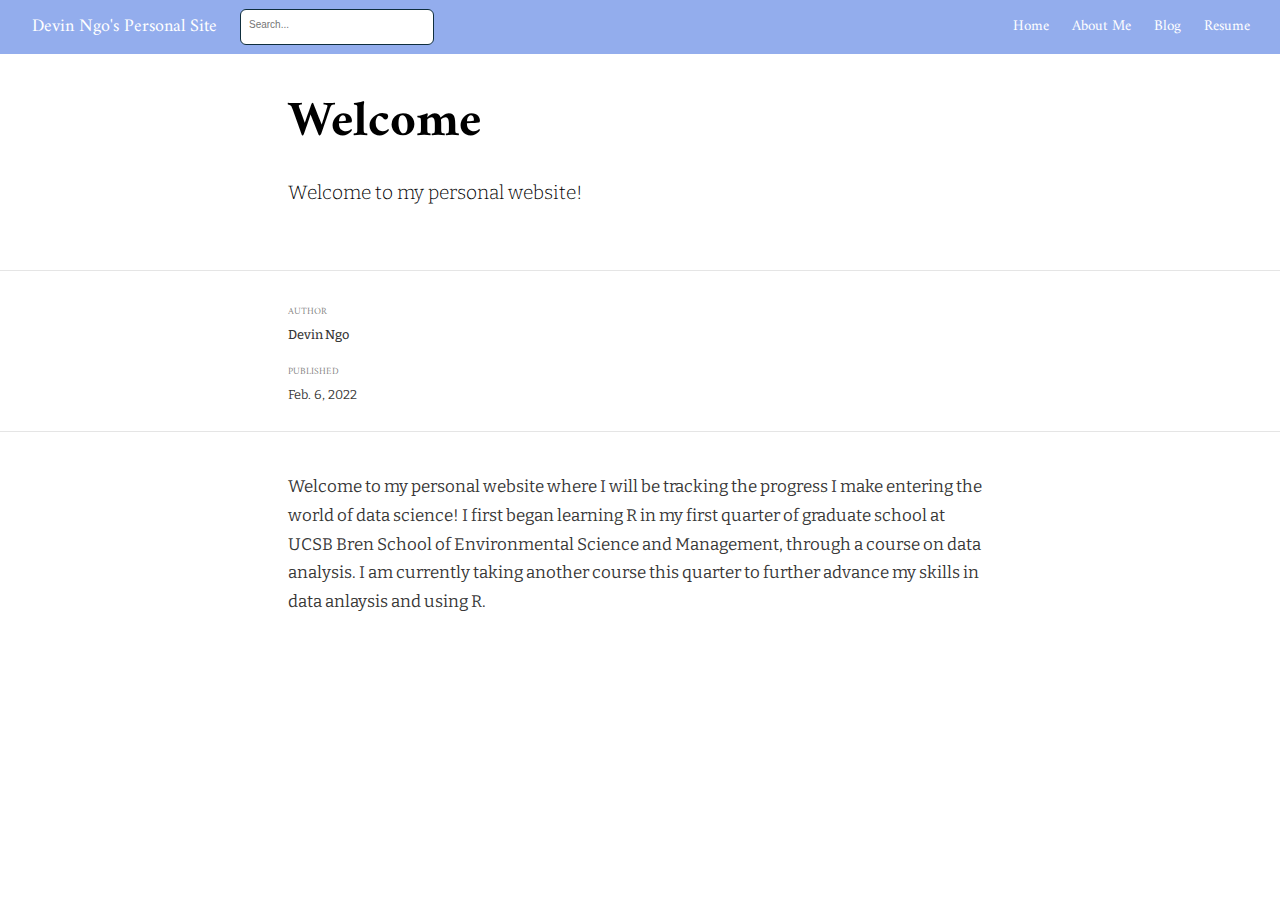
<file: docs/posts/2022-01-21-welcome/index.html>
<!DOCTYPE html>

<html xmlns="http://www.w3.org/1999/xhtml" lang="" xml:lang="">

<head>
  <meta charset="utf-8"/>
  <meta name="viewport" content="width=device-width, initial-scale=1"/>
  <meta http-equiv="X-UA-Compatible" content="IE=Edge,chrome=1"/>
  <meta name="generator" content="distill" />

  <style type="text/css">
  /* Hide doc at startup (prevent jankiness while JS renders/transforms) */
  body {
    visibility: hidden;
  }
  </style>

 <!--radix_placeholder_import_source-->
 <!--/radix_placeholder_import_source-->

<style type="text/css">code{white-space: pre;}</style>
<style type="text/css" data-origin="pandoc">
pre > code.sourceCode { white-space: pre; position: relative; }
pre > code.sourceCode > span { display: inline-block; line-height: 1.25; }
pre > code.sourceCode > span:empty { height: 1.2em; }
.sourceCode { overflow: visible; }
code.sourceCode > span { color: inherit; text-decoration: inherit; }
div.sourceCode { margin: 1em 0; }
pre.sourceCode { margin: 0; }
@media screen {
div.sourceCode { overflow: auto; }
}
@media print {
pre > code.sourceCode { white-space: pre-wrap; }
pre > code.sourceCode > span { text-indent: -5em; padding-left: 5em; }
}
pre.numberSource code
  { counter-reset: source-line 0; }
pre.numberSource code > span
  { position: relative; left: -4em; counter-increment: source-line; }
pre.numberSource code > span > a:first-child::before
  { content: counter(source-line);
    position: relative; left: -1em; text-align: right; vertical-align: baseline;
    border: none; display: inline-block;
    -webkit-touch-callout: none; -webkit-user-select: none;
    -khtml-user-select: none; -moz-user-select: none;
    -ms-user-select: none; user-select: none;
    padding: 0 4px; width: 4em;
    color: #aaaaaa;
  }
pre.numberSource { margin-left: 3em; border-left: 1px solid #aaaaaa;  padding-left: 4px; }
div.sourceCode
  {   }
@media screen {
pre > code.sourceCode > span > a:first-child::before { text-decoration: underline; }
}
code span.al { color: #ad0000; } /* Alert */
code span.an { color: #5e5e5e; } /* Annotation */
code span.at { } /* Attribute */
code span.bn { color: #ad0000; } /* BaseN */
code span.bu { } /* BuiltIn */
code span.cf { color: #007ba5; } /* ControlFlow */
code span.ch { color: #20794d; } /* Char */
code span.cn { color: #8f5902; } /* Constant */
code span.co { color: #5e5e5e; } /* Comment */
code span.cv { color: #5e5e5e; font-style: italic; } /* CommentVar */
code span.do { color: #5e5e5e; font-style: italic; } /* Documentation */
code span.dt { color: #ad0000; } /* DataType */
code span.dv { color: #ad0000; } /* DecVal */
code span.er { color: #ad0000; } /* Error */
code span.ex { } /* Extension */
code span.fl { color: #ad0000; } /* Float */
code span.fu { color: #4758ab; } /* Function */
code span.im { } /* Import */
code span.in { color: #5e5e5e; } /* Information */
code span.kw { color: #007ba5; } /* Keyword */
code span.op { color: #5e5e5e; } /* Operator */
code span.ot { color: #007ba5; } /* Other */
code span.pp { color: #ad0000; } /* Preprocessor */
code span.sc { color: #5e5e5e; } /* SpecialChar */
code span.ss { color: #20794d; } /* SpecialString */
code span.st { color: #20794d; } /* String */
code span.va { color: #111111; } /* Variable */
code span.vs { color: #20794d; } /* VerbatimString */
code span.wa { color: #5e5e5e; font-style: italic; } /* Warning */
</style>


  <!--radix_placeholder_meta_tags-->
<title>Devin Ngo's Personal Site: Welcome</title>

<meta property="description" itemprop="description" content="Welcome to my personal website!"/>


<!--  https://schema.org/Article -->
<meta property="article:published" itemprop="datePublished" content="2022-02-06"/>
<meta property="article:created" itemprop="dateCreated" content="2022-02-06"/>
<meta name="article:author" content="Devin Ngo"/>

<!--  https://developers.facebook.com/docs/sharing/webmasters#markup -->
<meta property="og:title" content="Devin Ngo&#39;s Personal Site: Welcome"/>
<meta property="og:type" content="article"/>
<meta property="og:description" content="Welcome to my personal website!"/>
<meta property="og:locale" content="en_US"/>
<meta property="og:site_name" content="Devin Ngo&#39;s Personal Site"/>

<!--  https://dev.twitter.com/cards/types/summary -->
<meta property="twitter:card" content="summary"/>
<meta property="twitter:title" content="Devin Ngo&#39;s Personal Site: Welcome"/>
<meta property="twitter:description" content="Welcome to my personal website!"/>

<!--/radix_placeholder_meta_tags-->
  <!--radix_placeholder_rmarkdown_metadata-->

<script type="text/json" id="radix-rmarkdown-metadata">
{"type":"list","attributes":{"names":{"type":"character","attributes":{},"value":["title","description","author","date","output"]}},"value":[{"type":"character","attributes":{},"value":["Welcome"]},{"type":"character","attributes":{},"value":["Welcome to my personal website!"]},{"type":"list","attributes":{},"value":[{"type":"list","attributes":{"names":{"type":"character","attributes":{},"value":["name"]}},"value":[{"type":"character","attributes":{},"value":["Devin Ngo"]}]}]},{"type":"character","attributes":{},"value":["2022-02-06"]},{"type":"list","attributes":{"names":{"type":"character","attributes":{},"value":["distill::distill_article"]}},"value":[{"type":"list","attributes":{"names":{"type":"character","attributes":{},"value":["self_contained"]}},"value":[{"type":"logical","attributes":{},"value":[false]}]}]}]}
</script>
<!--/radix_placeholder_rmarkdown_metadata-->
  
  <script type="text/json" id="radix-resource-manifest">
  {"type":"character","attributes":{},"value":["welcome_files/anchor-4.2.2/anchor.min.js","welcome_files/bowser-1.9.3/bowser.min.js","welcome_files/distill-2.2.21/template.v2.js","welcome_files/header-attrs-2.11/header-attrs.js","welcome_files/jquery-3.6.0/jquery-3.6.0.js","welcome_files/jquery-3.6.0/jquery-3.6.0.min.js","welcome_files/jquery-3.6.0/jquery-3.6.0.min.map","welcome_files/popper-2.6.0/popper.min.js","welcome_files/tippy-6.2.7/tippy-bundle.umd.min.js","welcome_files/tippy-6.2.7/tippy-light-border.css","welcome_files/tippy-6.2.7/tippy.css","welcome_files/tippy-6.2.7/tippy.umd.min.js","welcome_files/webcomponents-2.0.0/webcomponents.js"]}
  </script>
  <!--radix_placeholder_navigation_in_header-->
<meta name="distill:offset" content="../.."/>

<script type="application/javascript">

  window.headroom_prevent_pin = false;

  window.document.addEventListener("DOMContentLoaded", function (event) {

    // initialize headroom for banner
    var header = $('header').get(0);
    var headerHeight = header.offsetHeight;
    var headroom = new Headroom(header, {
      tolerance: 5,
      onPin : function() {
        if (window.headroom_prevent_pin) {
          window.headroom_prevent_pin = false;
          headroom.unpin();
        }
      }
    });
    headroom.init();
    if(window.location.hash)
      headroom.unpin();
    $(header).addClass('headroom--transition');

    // offset scroll location for banner on hash change
    // (see: https://github.com/WickyNilliams/headroom.js/issues/38)
    window.addEventListener("hashchange", function(event) {
      window.scrollTo(0, window.pageYOffset - (headerHeight + 25));
    });

    // responsive menu
    $('.distill-site-header').each(function(i, val) {
      var topnav = $(this);
      var toggle = topnav.find('.nav-toggle');
      toggle.on('click', function() {
        topnav.toggleClass('responsive');
      });
    });

    // nav dropdowns
    $('.nav-dropbtn').click(function(e) {
      $(this).next('.nav-dropdown-content').toggleClass('nav-dropdown-active');
      $(this).parent().siblings('.nav-dropdown')
         .children('.nav-dropdown-content').removeClass('nav-dropdown-active');
    });
    $("body").click(function(e){
      $('.nav-dropdown-content').removeClass('nav-dropdown-active');
    });
    $(".nav-dropdown").click(function(e){
      e.stopPropagation();
    });
  });
</script>

<style type="text/css">

/* Theme (user-documented overrideables for nav appearance) */

.distill-site-nav {
  color: rgba(255, 255, 255, 0.8);
  background-color: #0F2E3D;
  font-size: 15px;
  font-weight: 300;
}

.distill-site-nav a {
  color: inherit;
  text-decoration: none;
}

.distill-site-nav a:hover {
  color: white;
}

@media print {
  .distill-site-nav {
    display: none;
  }
}

.distill-site-header {

}

.distill-site-footer {

}


/* Site Header */

.distill-site-header {
  width: 100%;
  box-sizing: border-box;
  z-index: 3;
}

.distill-site-header .nav-left {
  display: inline-block;
  margin-left: 8px;
}

@media screen and (max-width: 768px) {
  .distill-site-header .nav-left {
    margin-left: 0;
  }
}


.distill-site-header .nav-right {
  float: right;
  margin-right: 8px;
}

.distill-site-header a,
.distill-site-header .title {
  display: inline-block;
  text-align: center;
  padding: 14px 10px 14px 10px;
}

.distill-site-header .title {
  font-size: 18px;
  min-width: 150px;
}

.distill-site-header .logo {
  padding: 0;
}

.distill-site-header .logo img {
  display: none;
  max-height: 20px;
  width: auto;
  margin-bottom: -4px;
}

.distill-site-header .nav-image img {
  max-height: 18px;
  width: auto;
  display: inline-block;
  margin-bottom: -3px;
}



@media screen and (min-width: 1000px) {
  .distill-site-header .logo img {
    display: inline-block;
  }
  .distill-site-header .nav-left {
    margin-left: 20px;
  }
  .distill-site-header .nav-right {
    margin-right: 20px;
  }
  .distill-site-header .title {
    padding-left: 12px;
  }
}


.distill-site-header .nav-toggle {
  display: none;
}

.nav-dropdown {
  display: inline-block;
  position: relative;
}

.nav-dropdown .nav-dropbtn {
  border: none;
  outline: none;
  color: rgba(255, 255, 255, 0.8);
  padding: 16px 10px;
  background-color: transparent;
  font-family: inherit;
  font-size: inherit;
  font-weight: inherit;
  margin: 0;
  margin-top: 1px;
  z-index: 2;
}

.nav-dropdown-content {
  display: none;
  position: absolute;
  background-color: white;
  min-width: 200px;
  border: 1px solid rgba(0,0,0,0.15);
  border-radius: 4px;
  box-shadow: 0px 8px 16px 0px rgba(0,0,0,0.1);
  z-index: 1;
  margin-top: 2px;
  white-space: nowrap;
  padding-top: 4px;
  padding-bottom: 4px;
}

.nav-dropdown-content hr {
  margin-top: 4px;
  margin-bottom: 4px;
  border: none;
  border-bottom: 1px solid rgba(0, 0, 0, 0.1);
}

.nav-dropdown-active {
  display: block;
}

.nav-dropdown-content a, .nav-dropdown-content .nav-dropdown-header {
  color: black;
  padding: 6px 24px;
  text-decoration: none;
  display: block;
  text-align: left;
}

.nav-dropdown-content .nav-dropdown-header {
  display: block;
  padding: 5px 24px;
  padding-bottom: 0;
  text-transform: uppercase;
  font-size: 14px;
  color: #999999;
  white-space: nowrap;
}

.nav-dropdown:hover .nav-dropbtn {
  color: white;
}

.nav-dropdown-content a:hover {
  background-color: #ddd;
  color: black;
}

.nav-right .nav-dropdown-content {
  margin-left: -45%;
  right: 0;
}

@media screen and (max-width: 768px) {
  .distill-site-header a, .distill-site-header .nav-dropdown  {display: none;}
  .distill-site-header a.nav-toggle {
    float: right;
    display: block;
  }
  .distill-site-header .title {
    margin-left: 0;
  }
  .distill-site-header .nav-right {
    margin-right: 0;
  }
  .distill-site-header {
    overflow: hidden;
  }
  .nav-right .nav-dropdown-content {
    margin-left: 0;
  }
}


@media screen and (max-width: 768px) {
  .distill-site-header.responsive {position: relative; min-height: 500px; }
  .distill-site-header.responsive a.nav-toggle {
    position: absolute;
    right: 0;
    top: 0;
  }
  .distill-site-header.responsive a,
  .distill-site-header.responsive .nav-dropdown {
    display: block;
    text-align: left;
  }
  .distill-site-header.responsive .nav-left,
  .distill-site-header.responsive .nav-right {
    width: 100%;
  }
  .distill-site-header.responsive .nav-dropdown {float: none;}
  .distill-site-header.responsive .nav-dropdown-content {position: relative;}
  .distill-site-header.responsive .nav-dropdown .nav-dropbtn {
    display: block;
    width: 100%;
    text-align: left;
  }
}

/* Site Footer */

.distill-site-footer {
  width: 100%;
  overflow: hidden;
  box-sizing: border-box;
  z-index: 3;
  margin-top: 30px;
  padding-top: 30px;
  padding-bottom: 30px;
  text-align: center;
}

/* Headroom */

d-title {
  padding-top: 6rem;
}

@media print {
  d-title {
    padding-top: 4rem;
  }
}

.headroom {
  z-index: 1000;
  position: fixed;
  top: 0;
  left: 0;
  right: 0;
}

.headroom--transition {
  transition: all .4s ease-in-out;
}

.headroom--unpinned {
  top: -100px;
}

.headroom--pinned {
  top: 0;
}

/* adjust viewport for navbar height */
/* helps vertically center bootstrap (non-distill) content */
.min-vh-100 {
  min-height: calc(100vh - 100px) !important;
}

</style>

<script src="../../site_libs/jquery-3.6.0/jquery-3.6.0.min.js"></script>
<link href="../../site_libs/font-awesome-5.1.0/css/all.css" rel="stylesheet"/>
<link href="../../site_libs/font-awesome-5.1.0/css/v4-shims.css" rel="stylesheet"/>
<script src="../../site_libs/headroom-0.9.4/headroom.min.js"></script>
<script src="../../site_libs/autocomplete-0.37.1/autocomplete.min.js"></script>
<script src="../../site_libs/fuse-6.4.1/fuse.min.js"></script>

<script type="application/javascript">

function getMeta(metaName) {
  var metas = document.getElementsByTagName('meta');
  for (let i = 0; i < metas.length; i++) {
    if (metas[i].getAttribute('name') === metaName) {
      return metas[i].getAttribute('content');
    }
  }
  return '';
}

function offsetURL(url) {
  var offset = getMeta('distill:offset');
  return offset ? offset + '/' + url : url;
}

function createFuseIndex() {

  // create fuse index
  var options = {
    keys: [
      { name: 'title', weight: 20 },
      { name: 'categories', weight: 15 },
      { name: 'description', weight: 10 },
      { name: 'contents', weight: 5 },
    ],
    ignoreLocation: true,
    threshold: 0
  };
  var fuse = new window.Fuse([], options);

  // fetch the main search.json
  return fetch(offsetURL('search.json'))
    .then(function(response) {
      if (response.status == 200) {
        return response.json().then(function(json) {
          // index main articles
          json.articles.forEach(function(article) {
            fuse.add(article);
          });
          // download collections and index their articles
          return Promise.all(json.collections.map(function(collection) {
            return fetch(offsetURL(collection)).then(function(response) {
              if (response.status === 200) {
                return response.json().then(function(articles) {
                  articles.forEach(function(article) {
                    fuse.add(article);
                  });
                })
              } else {
                return Promise.reject(
                  new Error('Unexpected status from search index request: ' +
                            response.status)
                );
              }
            });
          })).then(function() {
            return fuse;
          });
        });

      } else {
        return Promise.reject(
          new Error('Unexpected status from search index request: ' +
                      response.status)
        );
      }
    });
}

window.document.addEventListener("DOMContentLoaded", function (event) {

  // get search element (bail if we don't have one)
  var searchEl = window.document.getElementById('distill-search');
  if (!searchEl)
    return;

  createFuseIndex()
    .then(function(fuse) {

      // make search box visible
      searchEl.classList.remove('hidden');

      // initialize autocomplete
      var options = {
        autoselect: true,
        hint: false,
        minLength: 2,
      };
      window.autocomplete(searchEl, options, [{
        source: function(query, callback) {
          const searchOptions = {
            isCaseSensitive: false,
            shouldSort: true,
            minMatchCharLength: 2,
            limit: 10,
          };
          var results = fuse.search(query, searchOptions);
          callback(results
            .map(function(result) { return result.item; })
          );
        },
        templates: {
          suggestion: function(suggestion) {
            var img = suggestion.preview && Object.keys(suggestion.preview).length > 0
              ? `<img src="${offsetURL(suggestion.preview)}"</img>`
              : '';
            var html = `
              <div class="search-item">
                <h3>${suggestion.title}</h3>
                <div class="search-item-description">
                  ${suggestion.description || ''}
                </div>
                <div class="search-item-preview">
                  ${img}
                </div>
              </div>
            `;
            return html;
          }
        }
      }]).on('autocomplete:selected', function(event, suggestion) {
        window.location.href = offsetURL(suggestion.path);
      });
      // remove inline display style on autocompleter (we want to
      // manage responsive display via css)
      $('.algolia-autocomplete').css("display", "");
    })
    .catch(function(error) {
      console.log(error);
    });

});

</script>

<style type="text/css">

.nav-search {
  font-size: x-small;
}

/* Algolioa Autocomplete */

.algolia-autocomplete {
  display: inline-block;
  margin-left: 10px;
  vertical-align: sub;
  background-color: white;
  color: black;
  padding: 6px;
  padding-top: 8px;
  padding-bottom: 0;
  border-radius: 6px;
  border: 1px #0F2E3D solid;
  width: 180px;
}


@media screen and (max-width: 768px) {
  .distill-site-nav .algolia-autocomplete {
    display: none;
    visibility: hidden;
  }
  .distill-site-nav.responsive .algolia-autocomplete {
    display: inline-block;
    visibility: visible;
  }
  .distill-site-nav.responsive .algolia-autocomplete .aa-dropdown-menu {
    margin-left: 0;
    width: 400px;
    max-height: 400px;
  }
}

.algolia-autocomplete .aa-input, .algolia-autocomplete .aa-hint {
  width: 90%;
  outline: none;
  border: none;
}

.algolia-autocomplete .aa-hint {
  color: #999;
}
.algolia-autocomplete .aa-dropdown-menu {
  width: 550px;
  max-height: 70vh;
  overflow-x: visible;
  overflow-y: scroll;
  padding: 5px;
  margin-top: 3px;
  margin-left: -150px;
  background-color: #fff;
  border-radius: 5px;
  border: 1px solid #999;
  border-top: none;
}

.algolia-autocomplete .aa-dropdown-menu .aa-suggestion {
  cursor: pointer;
  padding: 5px 4px;
  border-bottom: 1px solid #eee;
}

.algolia-autocomplete .aa-dropdown-menu .aa-suggestion:last-of-type {
  border-bottom: none;
  margin-bottom: 2px;
}

.algolia-autocomplete .aa-dropdown-menu .aa-suggestion .search-item {
  overflow: hidden;
  font-size: 0.8em;
  line-height: 1.4em;
}

.algolia-autocomplete .aa-dropdown-menu .aa-suggestion .search-item h3 {
  font-size: 1rem;
  margin-block-start: 0;
  margin-block-end: 5px;
}

.algolia-autocomplete .aa-dropdown-menu .aa-suggestion .search-item-description {
  display: inline-block;
  overflow: hidden;
  height: 2.8em;
  width: 80%;
  margin-right: 4%;
}

.algolia-autocomplete .aa-dropdown-menu .aa-suggestion .search-item-preview {
  display: inline-block;
  width: 15%;
}

.algolia-autocomplete .aa-dropdown-menu .aa-suggestion .search-item-preview img {
  height: 3em;
  width: auto;
  display: none;
}

.algolia-autocomplete .aa-dropdown-menu .aa-suggestion .search-item-preview img[src] {
  display: initial;
}

.algolia-autocomplete .aa-dropdown-menu .aa-suggestion.aa-cursor {
  background-color: #eee;
}
.algolia-autocomplete .aa-dropdown-menu .aa-suggestion em {
  font-weight: bold;
  font-style: normal;
}

</style>


<!--/radix_placeholder_navigation_in_header-->
  <!--radix_placeholder_distill-->

<style type="text/css">

body {
  background-color: white;
}

.pandoc-table {
  width: 100%;
}

.pandoc-table>caption {
  margin-bottom: 10px;
}

.pandoc-table th:not([align]) {
  text-align: left;
}

.pagedtable-footer {
  font-size: 15px;
}

d-byline .byline {
  grid-template-columns: 2fr 2fr;
}

d-byline .byline h3 {
  margin-block-start: 1.5em;
}

d-byline .byline .authors-affiliations h3 {
  margin-block-start: 0.5em;
}

.authors-affiliations .orcid-id {
  width: 16px;
  height:16px;
  margin-left: 4px;
  margin-right: 4px;
  vertical-align: middle;
  padding-bottom: 2px;
}

d-title .dt-tags {
  margin-top: 1em;
  grid-column: text;
}

.dt-tags .dt-tag {
  text-decoration: none;
  display: inline-block;
  color: rgba(0,0,0,0.6);
  padding: 0em 0.4em;
  margin-right: 0.5em;
  margin-bottom: 0.4em;
  font-size: 70%;
  border: 1px solid rgba(0,0,0,0.2);
  border-radius: 3px;
  text-transform: uppercase;
  font-weight: 500;
}

d-article table.gt_table td,
d-article table.gt_table th {
  border-bottom: none;
}

.html-widget {
  margin-bottom: 2.0em;
}

.l-screen-inset {
  padding-right: 16px;
}

.l-screen .caption {
  margin-left: 10px;
}

.shaded {
  background: rgb(247, 247, 247);
  padding-top: 20px;
  padding-bottom: 20px;
  border-top: 1px solid rgba(0, 0, 0, 0.1);
  border-bottom: 1px solid rgba(0, 0, 0, 0.1);
}

.shaded .html-widget {
  margin-bottom: 0;
  border: 1px solid rgba(0, 0, 0, 0.1);
}

.shaded .shaded-content {
  background: white;
}

.text-output {
  margin-top: 0;
  line-height: 1.5em;
}

.hidden {
  display: none !important;
}

d-article {
  padding-top: 2.5rem;
  padding-bottom: 30px;
}

d-appendix {
  padding-top: 30px;
}

d-article>p>img {
  width: 100%;
}

d-article h2 {
  margin: 1rem 0 1.5rem 0;
}

d-article h3 {
  margin-top: 1.5rem;
}

d-article iframe {
  border: 1px solid rgba(0, 0, 0, 0.1);
  margin-bottom: 2.0em;
  width: 100%;
}

/* Tweak code blocks */

d-article div.sourceCode code,
d-article pre code {
  font-family: Consolas, Monaco, 'Andale Mono', 'Ubuntu Mono', monospace;
}

d-article pre,
d-article div.sourceCode,
d-article div.sourceCode pre {
  overflow: auto;
}

d-article div.sourceCode {
  background-color: white;
}

d-article div.sourceCode pre {
  padding-left: 10px;
  font-size: 12px;
  border-left: 2px solid rgba(0,0,0,0.1);
}

d-article pre {
  font-size: 12px;
  color: black;
  background: none;
  margin-top: 0;
  text-align: left;
  white-space: pre;
  word-spacing: normal;
  word-break: normal;
  word-wrap: normal;
  line-height: 1.5;

  -moz-tab-size: 4;
  -o-tab-size: 4;
  tab-size: 4;

  -webkit-hyphens: none;
  -moz-hyphens: none;
  -ms-hyphens: none;
  hyphens: none;
}

d-article pre a {
  border-bottom: none;
}

d-article pre a:hover {
  border-bottom: none;
  text-decoration: underline;
}

d-article details {
  grid-column: text;
  margin-bottom: 0.8em;
}

@media(min-width: 768px) {

d-article pre,
d-article div.sourceCode,
d-article div.sourceCode pre {
  overflow: visible !important;
}

d-article div.sourceCode pre {
  padding-left: 18px;
  font-size: 14px;
}

d-article pre {
  font-size: 14px;
}

}

figure img.external {
  background: white;
  border: 1px solid rgba(0, 0, 0, 0.1);
  box-shadow: 0 1px 8px rgba(0, 0, 0, 0.1);
  padding: 18px;
  box-sizing: border-box;
}

/* CSS for d-contents */

.d-contents {
  grid-column: text;
  color: rgba(0,0,0,0.8);
  font-size: 0.9em;
  padding-bottom: 1em;
  margin-bottom: 1em;
  padding-bottom: 0.5em;
  margin-bottom: 1em;
  padding-left: 0.25em;
  justify-self: start;
}

@media(min-width: 1000px) {
  .d-contents.d-contents-float {
    height: 0;
    grid-column-start: 1;
    grid-column-end: 4;
    justify-self: center;
    padding-right: 3em;
    padding-left: 2em;
  }
}

.d-contents nav h3 {
  font-size: 18px;
  margin-top: 0;
  margin-bottom: 1em;
}

.d-contents li {
  list-style-type: none
}

.d-contents nav > ul {
  padding-left: 0;
}

.d-contents ul {
  padding-left: 1em
}

.d-contents nav ul li {
  margin-top: 0.6em;
  margin-bottom: 0.2em;
}

.d-contents nav a {
  font-size: 13px;
  border-bottom: none;
  text-decoration: none
  color: rgba(0, 0, 0, 0.8);
}

.d-contents nav a:hover {
  text-decoration: underline solid rgba(0, 0, 0, 0.6)
}

.d-contents nav > ul > li > a {
  font-weight: 600;
}

.d-contents nav > ul > li > ul {
  font-weight: inherit;
}

.d-contents nav > ul > li > ul > li {
  margin-top: 0.2em;
}


.d-contents nav ul {
  margin-top: 0;
  margin-bottom: 0.25em;
}

.d-article-with-toc h2:nth-child(2) {
  margin-top: 0;
}


/* Figure */

.figure {
  position: relative;
  margin-bottom: 2.5em;
  margin-top: 1.5em;
}

.figure img {
  width: 100%;
}

.figure .caption {
  color: rgba(0, 0, 0, 0.6);
  font-size: 12px;
  line-height: 1.5em;
}

.figure img.external {
  background: white;
  border: 1px solid rgba(0, 0, 0, 0.1);
  box-shadow: 0 1px 8px rgba(0, 0, 0, 0.1);
  padding: 18px;
  box-sizing: border-box;
}

.figure .caption a {
  color: rgba(0, 0, 0, 0.6);
}

.figure .caption b,
.figure .caption strong, {
  font-weight: 600;
  color: rgba(0, 0, 0, 1.0);
}

/* Citations */

d-article .citation {
  color: inherit;
  cursor: inherit;
}

div.hanging-indent{
  margin-left: 1em; text-indent: -1em;
}

/* Citation hover box */

.tippy-box[data-theme~=light-border] {
  background-color: rgba(250, 250, 250, 0.95);
}

.tippy-content > p {
  margin-bottom: 0;
  padding: 2px;
}


/* Tweak 1000px media break to show more text */

@media(min-width: 1000px) {
  .base-grid,
  distill-header,
  d-title,
  d-abstract,
  d-article,
  d-appendix,
  distill-appendix,
  d-byline,
  d-footnote-list,
  d-citation-list,
  distill-footer {
    grid-template-columns: [screen-start] 1fr [page-start kicker-start] 80px [middle-start] 50px [text-start kicker-end] 65px 65px 65px 65px 65px 65px 65px 65px [text-end gutter-start] 65px [middle-end] 65px [page-end gutter-end] 1fr [screen-end];
    grid-column-gap: 16px;
  }

  .grid {
    grid-column-gap: 16px;
  }

  d-article {
    font-size: 1.06rem;
    line-height: 1.7em;
  }
  figure .caption, .figure .caption, figure figcaption {
    font-size: 13px;
  }
}

@media(min-width: 1180px) {
  .base-grid,
  distill-header,
  d-title,
  d-abstract,
  d-article,
  d-appendix,
  distill-appendix,
  d-byline,
  d-footnote-list,
  d-citation-list,
  distill-footer {
    grid-template-columns: [screen-start] 1fr [page-start kicker-start] 60px [middle-start] 60px [text-start kicker-end] 60px 60px 60px 60px 60px 60px 60px 60px [text-end gutter-start] 60px [middle-end] 60px [page-end gutter-end] 1fr [screen-end];
    grid-column-gap: 32px;
  }

  .grid {
    grid-column-gap: 32px;
  }
}


/* Get the citation styles for the appendix (not auto-injected on render since
   we do our own rendering of the citation appendix) */

d-appendix .citation-appendix,
.d-appendix .citation-appendix {
  font-size: 11px;
  line-height: 15px;
  border-left: 1px solid rgba(0, 0, 0, 0.1);
  padding-left: 18px;
  border: 1px solid rgba(0,0,0,0.1);
  background: rgba(0, 0, 0, 0.02);
  padding: 10px 18px;
  border-radius: 3px;
  color: rgba(150, 150, 150, 1);
  overflow: hidden;
  margin-top: -12px;
  white-space: pre-wrap;
  word-wrap: break-word;
}

/* Include appendix styles here so they can be overridden */

d-appendix {
  contain: layout style;
  font-size: 0.8em;
  line-height: 1.7em;
  margin-top: 60px;
  margin-bottom: 0;
  border-top: 1px solid rgba(0, 0, 0, 0.1);
  color: rgba(0,0,0,0.5);
  padding-top: 60px;
  padding-bottom: 48px;
}

d-appendix h3 {
  grid-column: page-start / text-start;
  font-size: 15px;
  font-weight: 500;
  margin-top: 1em;
  margin-bottom: 0;
  color: rgba(0,0,0,0.65);
}

d-appendix h3 + * {
  margin-top: 1em;
}

d-appendix ol {
  padding: 0 0 0 15px;
}

@media (min-width: 768px) {
  d-appendix ol {
    padding: 0 0 0 30px;
    margin-left: -30px;
  }
}

d-appendix li {
  margin-bottom: 1em;
}

d-appendix a {
  color: rgba(0, 0, 0, 0.6);
}

d-appendix > * {
  grid-column: text;
}

d-appendix > d-footnote-list,
d-appendix > d-citation-list,
d-appendix > distill-appendix {
  grid-column: screen;
}

/* Include footnote styles here so they can be overridden */

d-footnote-list {
  contain: layout style;
}

d-footnote-list > * {
  grid-column: text;
}

d-footnote-list a.footnote-backlink {
  color: rgba(0,0,0,0.3);
  padding-left: 0.5em;
}



/* Anchor.js */

.anchorjs-link {
  /*transition: all .25s linear; */
  text-decoration: none;
  border-bottom: none;
}
*:hover > .anchorjs-link {
  margin-left: -1.125em !important;
  text-decoration: none;
  border-bottom: none;
}

/* Social footer */

.social_footer {
  margin-top: 30px;
  margin-bottom: 0;
  color: rgba(0,0,0,0.67);
}

.disqus-comments {
  margin-right: 30px;
}

.disqus-comment-count {
  border-bottom: 1px solid rgba(0, 0, 0, 0.4);
  cursor: pointer;
}

#disqus_thread {
  margin-top: 30px;
}

.article-sharing a {
  border-bottom: none;
  margin-right: 8px;
}

.article-sharing a:hover {
  border-bottom: none;
}

.sidebar-section.subscribe {
  font-size: 12px;
  line-height: 1.6em;
}

.subscribe p {
  margin-bottom: 0.5em;
}


.article-footer .subscribe {
  font-size: 15px;
  margin-top: 45px;
}


.sidebar-section.custom {
  font-size: 12px;
  line-height: 1.6em;
}

.custom p {
  margin-bottom: 0.5em;
}

/* Styles for listing layout (hide title) */
.layout-listing d-title, .layout-listing .d-title {
  display: none;
}

/* Styles for posts lists (not auto-injected) */


.posts-with-sidebar {
  padding-left: 45px;
  padding-right: 45px;
}

.posts-list .description h2,
.posts-list .description p {
  font-family: -apple-system, BlinkMacSystemFont, "Segoe UI", Roboto, Oxygen, Ubuntu, Cantarell, "Fira Sans", "Droid Sans", "Helvetica Neue", Arial, sans-serif;
}

.posts-list .description h2 {
  font-weight: 700;
  border-bottom: none;
  padding-bottom: 0;
}

.posts-list h2.post-tag {
  border-bottom: 1px solid rgba(0, 0, 0, 0.2);
  padding-bottom: 12px;
}
.posts-list {
  margin-top: 60px;
  margin-bottom: 24px;
}

.posts-list .post-preview {
  text-decoration: none;
  overflow: hidden;
  display: block;
  border-bottom: 1px solid rgba(0, 0, 0, 0.1);
  padding: 24px 0;
}

.post-preview-last {
  border-bottom: none !important;
}

.posts-list .posts-list-caption {
  grid-column: screen;
  font-weight: 400;
}

.posts-list .post-preview h2 {
  margin: 0 0 6px 0;
  line-height: 1.2em;
  font-style: normal;
  font-size: 24px;
}

.posts-list .post-preview p {
  margin: 0 0 12px 0;
  line-height: 1.4em;
  font-size: 16px;
}

.posts-list .post-preview .thumbnail {
  box-sizing: border-box;
  margin-bottom: 24px;
  position: relative;
  max-width: 500px;
}
.posts-list .post-preview img {
  width: 100%;
  display: block;
}

.posts-list .metadata {
  font-size: 12px;
  line-height: 1.4em;
  margin-bottom: 18px;
}

.posts-list .metadata > * {
  display: inline-block;
}

.posts-list .metadata .publishedDate {
  margin-right: 2em;
}

.posts-list .metadata .dt-authors {
  display: block;
  margin-top: 0.3em;
  margin-right: 2em;
}

.posts-list .dt-tags {
  display: block;
  line-height: 1em;
}

.posts-list .dt-tags .dt-tag {
  display: inline-block;
  color: rgba(0,0,0,0.6);
  padding: 0.3em 0.4em;
  margin-right: 0.2em;
  margin-bottom: 0.4em;
  font-size: 60%;
  border: 1px solid rgba(0,0,0,0.2);
  border-radius: 3px;
  text-transform: uppercase;
  font-weight: 500;
}

.posts-list img {
  opacity: 1;
}

.posts-list img[data-src] {
  opacity: 0;
}

.posts-more {
  clear: both;
}


.posts-sidebar {
  font-size: 16px;
}

.posts-sidebar h3 {
  font-size: 16px;
  margin-top: 0;
  margin-bottom: 0.5em;
  font-weight: 400;
  text-transform: uppercase;
}

.sidebar-section {
  margin-bottom: 30px;
}

.categories ul {
  list-style-type: none;
  margin: 0;
  padding: 0;
}

.categories li {
  color: rgba(0, 0, 0, 0.8);
  margin-bottom: 0;
}

.categories li>a {
  border-bottom: none;
}

.categories li>a:hover {
  border-bottom: 1px solid rgba(0, 0, 0, 0.4);
}

.categories .active {
  font-weight: 600;
}

.categories .category-count {
  color: rgba(0, 0, 0, 0.4);
}


@media(min-width: 768px) {
  .posts-list .post-preview h2 {
    font-size: 26px;
  }
  .posts-list .post-preview .thumbnail {
    float: right;
    width: 30%;
    margin-bottom: 0;
  }
  .posts-list .post-preview .description {
    float: left;
    width: 45%;
  }
  .posts-list .post-preview .metadata {
    float: left;
    width: 20%;
    margin-top: 8px;
  }
  .posts-list .post-preview p {
    margin: 0 0 12px 0;
    line-height: 1.5em;
    font-size: 16px;
  }
  .posts-with-sidebar .posts-list {
    float: left;
    width: 75%;
  }
  .posts-with-sidebar .posts-sidebar {
    float: right;
    width: 20%;
    margin-top: 60px;
    padding-top: 24px;
    padding-bottom: 24px;
  }
}


/* Improve display for browsers without grid (IE/Edge <= 15) */

.downlevel {
  line-height: 1.6em;
  font-family: -apple-system, BlinkMacSystemFont, "Segoe UI", Roboto, Oxygen, Ubuntu, Cantarell, "Fira Sans", "Droid Sans", "Helvetica Neue", Arial, sans-serif;
  margin: 0;
}

.downlevel .d-title {
  padding-top: 6rem;
  padding-bottom: 1.5rem;
}

.downlevel .d-title h1 {
  font-size: 50px;
  font-weight: 700;
  line-height: 1.1em;
  margin: 0 0 0.5rem;
}

.downlevel .d-title p {
  font-weight: 300;
  font-size: 1.2rem;
  line-height: 1.55em;
  margin-top: 0;
}

.downlevel .d-byline {
  padding-top: 0.8em;
  padding-bottom: 0.8em;
  font-size: 0.8rem;
  line-height: 1.8em;
}

.downlevel .section-separator {
  border: none;
  border-top: 1px solid rgba(0, 0, 0, 0.1);
}

.downlevel .d-article {
  font-size: 1.06rem;
  line-height: 1.7em;
  padding-top: 1rem;
  padding-bottom: 2rem;
}


.downlevel .d-appendix {
  padding-left: 0;
  padding-right: 0;
  max-width: none;
  font-size: 0.8em;
  line-height: 1.7em;
  margin-bottom: 0;
  color: rgba(0,0,0,0.5);
  padding-top: 40px;
  padding-bottom: 48px;
}

.downlevel .footnotes ol {
  padding-left: 13px;
}

.downlevel .base-grid,
.downlevel .distill-header,
.downlevel .d-title,
.downlevel .d-abstract,
.downlevel .d-article,
.downlevel .d-appendix,
.downlevel .distill-appendix,
.downlevel .d-byline,
.downlevel .d-footnote-list,
.downlevel .d-citation-list,
.downlevel .distill-footer,
.downlevel .appendix-bottom,
.downlevel .posts-container {
  padding-left: 40px;
  padding-right: 40px;
}

@media(min-width: 768px) {
  .downlevel .base-grid,
  .downlevel .distill-header,
  .downlevel .d-title,
  .downlevel .d-abstract,
  .downlevel .d-article,
  .downlevel .d-appendix,
  .downlevel .distill-appendix,
  .downlevel .d-byline,
  .downlevel .d-footnote-list,
  .downlevel .d-citation-list,
  .downlevel .distill-footer,
  .downlevel .appendix-bottom,
  .downlevel .posts-container {
  padding-left: 150px;
  padding-right: 150px;
  max-width: 900px;
}
}

.downlevel pre code {
  display: block;
  border-left: 2px solid rgba(0, 0, 0, .1);
  padding: 0 0 0 20px;
  font-size: 14px;
}

.downlevel code, .downlevel pre {
  color: black;
  background: none;
  font-family: Consolas, Monaco, 'Andale Mono', 'Ubuntu Mono', monospace;
  text-align: left;
  white-space: pre;
  word-spacing: normal;
  word-break: normal;
  word-wrap: normal;
  line-height: 1.5;

  -moz-tab-size: 4;
  -o-tab-size: 4;
  tab-size: 4;

  -webkit-hyphens: none;
  -moz-hyphens: none;
  -ms-hyphens: none;
  hyphens: none;
}

.downlevel .posts-list .post-preview {
  color: inherit;
}



</style>

<script type="application/javascript">

function is_downlevel_browser() {
  if (bowser.isUnsupportedBrowser({ msie: "12", msedge: "16"},
                                 window.navigator.userAgent)) {
    return true;
  } else {
    return window.load_distill_framework === undefined;
  }
}

// show body when load is complete
function on_load_complete() {

  // add anchors
  if (window.anchors) {
    window.anchors.options.placement = 'left';
    window.anchors.add('d-article > h2, d-article > h3, d-article > h4, d-article > h5');
  }


  // set body to visible
  document.body.style.visibility = 'visible';

  // force redraw for leaflet widgets
  if (window.HTMLWidgets) {
    var maps = window.HTMLWidgets.findAll(".leaflet");
    $.each(maps, function(i, el) {
      var map = this.getMap();
      map.invalidateSize();
      map.eachLayer(function(layer) {
        if (layer instanceof L.TileLayer)
          layer.redraw();
      });
    });
  }

  // trigger 'shown' so htmlwidgets resize
  $('d-article').trigger('shown');
}

function init_distill() {

  init_common();

  // create front matter
  var front_matter = $('<d-front-matter></d-front-matter>');
  $('#distill-front-matter').wrap(front_matter);

  // create d-title
  $('.d-title').changeElementType('d-title');

  // create d-byline
  var byline = $('<d-byline></d-byline>');
  $('.d-byline').replaceWith(byline);

  // create d-article
  var article = $('<d-article></d-article>');
  $('.d-article').wrap(article).children().unwrap();

  // move posts container into article
  $('.posts-container').appendTo($('d-article'));

  // create d-appendix
  $('.d-appendix').changeElementType('d-appendix');

  // flag indicating that we have appendix items
  var appendix = $('.appendix-bottom').children('h3').length > 0;

  // replace footnotes with <d-footnote>
  $('.footnote-ref').each(function(i, val) {
    appendix = true;
    var href = $(this).attr('href');
    var id = href.replace('#', '');
    var fn = $('#' + id);
    var fn_p = $('#' + id + '>p');
    fn_p.find('.footnote-back').remove();
    var text = fn_p.html();
    var dtfn = $('<d-footnote></d-footnote>');
    dtfn.html(text);
    $(this).replaceWith(dtfn);
  });
  // remove footnotes
  $('.footnotes').remove();

  // move refs into #references-listing
  $('#references-listing').replaceWith($('#refs'));

  $('h1.appendix, h2.appendix').each(function(i, val) {
    $(this).changeElementType('h3');
  });
  $('h3.appendix').each(function(i, val) {
    var id = $(this).attr('id');
    $('.d-contents a[href="#' + id + '"]').parent().remove();
    appendix = true;
    $(this).nextUntil($('h1, h2, h3')).addBack().appendTo($('d-appendix'));
  });

  // show d-appendix if we have appendix content
  $("d-appendix").css('display', appendix ? 'grid' : 'none');

  // localize layout chunks to just output
  $('.layout-chunk').each(function(i, val) {

    // capture layout
    var layout = $(this).attr('data-layout');

    // apply layout to markdown level block elements
    var elements = $(this).children().not('details, div.sourceCode, pre, script');
    elements.each(function(i, el) {
      var layout_div = $('<div class="' + layout + '"></div>');
      if (layout_div.hasClass('shaded')) {
        var shaded_content = $('<div class="shaded-content"></div>');
        $(this).wrap(shaded_content);
        $(this).parent().wrap(layout_div);
      } else {
        $(this).wrap(layout_div);
      }
    });


    // unwrap the layout-chunk div
    $(this).children().unwrap();
  });

  // remove code block used to force  highlighting css
  $('.distill-force-highlighting-css').parent().remove();

  // remove empty line numbers inserted by pandoc when using a
  // custom syntax highlighting theme
  $('code.sourceCode a:empty').remove();

  // load distill framework
  load_distill_framework();

  // wait for window.distillRunlevel == 4 to do post processing
  function distill_post_process() {

    if (!window.distillRunlevel || window.distillRunlevel < 4)
      return;

    // hide author/affiliations entirely if we have no authors
    var front_matter = JSON.parse($("#distill-front-matter").html());
    var have_authors = front_matter.authors && front_matter.authors.length > 0;
    if (!have_authors)
      $('d-byline').addClass('hidden');

    // article with toc class
    $('.d-contents').parent().addClass('d-article-with-toc');

    // strip links that point to #
    $('.authors-affiliations').find('a[href="#"]').removeAttr('href');

    // add orcid ids
    $('.authors-affiliations').find('.author').each(function(i, el) {
      var orcid_id = front_matter.authors[i].orcidID;
      if (orcid_id) {
        var a = $('<a></a>');
        a.attr('href', 'https://orcid.org/' + orcid_id);
        var img = $('<img></img>');
        img.addClass('orcid-id');
        img.attr('alt', 'ORCID ID');
        img.attr('src','[data-uri]');
        a.append(img);
        $(this).append(a);
      }
    });

    // hide elements of author/affiliations grid that have no value
    function hide_byline_column(caption) {
      $('d-byline').find('h3:contains("' + caption + '")').parent().css('visibility', 'hidden');
    }

    // affiliations
    var have_affiliations = false;
    for (var i = 0; i<front_matter.authors.length; ++i) {
      var author = front_matter.authors[i];
      if (author.affiliation !== "&nbsp;") {
        have_affiliations = true;
        break;
      }
    }
    if (!have_affiliations)
      $('d-byline').find('h3:contains("Affiliations")').css('visibility', 'hidden');

    // published date
    if (!front_matter.publishedDate)
      hide_byline_column("Published");

    // document object identifier
    var doi = $('d-byline').find('h3:contains("DOI")');
    var doi_p = doi.next().empty();
    if (!front_matter.doi) {
      // if we have a citation and valid citationText then link to that
      if ($('#citation').length > 0 && front_matter.citationText) {
        doi.html('Citation');
        $('<a href="#citation"></a>')
          .text(front_matter.citationText)
          .appendTo(doi_p);
      } else {
        hide_byline_column("DOI");
      }
    } else {
      $('<a></a>')
         .attr('href', "https://doi.org/" + front_matter.doi)
         .html(front_matter.doi)
         .appendTo(doi_p);
    }

     // change plural form of authors/affiliations
    if (front_matter.authors.length === 1) {
      var grid = $('.authors-affiliations');
      grid.children('h3:contains("Authors")').text('Author');
      grid.children('h3:contains("Affiliations")').text('Affiliation');
    }

    // remove d-appendix and d-footnote-list local styles
    $('d-appendix > style:first-child').remove();
    $('d-footnote-list > style:first-child').remove();

    // move appendix-bottom entries to the bottom
    $('.appendix-bottom').appendTo('d-appendix').children().unwrap();
    $('.appendix-bottom').remove();

    // hoverable references
    $('span.citation[data-cites]').each(function() {
      var refs = $(this).attr('data-cites').split(" ");
      var refHtml = refs.map(function(ref) {
        return "<p>" + $('#ref-' + ref).html() + "</p>";
      }).join("\n");
      window.tippy(this, {
        allowHTML: true,
        content: refHtml,
        maxWidth: 500,
        interactive: true,
        interactiveBorder: 10,
        theme: 'light-border',
        placement: 'bottom-start'
      });
    });

    // clear polling timer
    clearInterval(tid);

    // show body now that everything is ready
    on_load_complete();
  }

  var tid = setInterval(distill_post_process, 50);
  distill_post_process();

}

function init_downlevel() {

  init_common();

   // insert hr after d-title
  $('.d-title').after($('<hr class="section-separator"/>'));

  // check if we have authors
  var front_matter = JSON.parse($("#distill-front-matter").html());
  var have_authors = front_matter.authors && front_matter.authors.length > 0;

  // manage byline/border
  if (!have_authors)
    $('.d-byline').remove();
  $('.d-byline').after($('<hr class="section-separator"/>'));
  $('.d-byline a').remove();

  // remove toc
  $('.d-contents').remove();

  // move appendix elements
  $('h1.appendix, h2.appendix').each(function(i, val) {
    $(this).changeElementType('h3');
  });
  $('h3.appendix').each(function(i, val) {
    $(this).nextUntil($('h1, h2, h3')).addBack().appendTo($('.d-appendix'));
  });


  // inject headers into references and footnotes
  var refs_header = $('<h3></h3>');
  refs_header.text('References');
  $('#refs').prepend(refs_header);

  var footnotes_header = $('<h3></h3');
  footnotes_header.text('Footnotes');
  $('.footnotes').children('hr').first().replaceWith(footnotes_header);

  // move appendix-bottom entries to the bottom
  $('.appendix-bottom').appendTo('.d-appendix').children().unwrap();
  $('.appendix-bottom').remove();

  // remove appendix if it's empty
  if ($('.d-appendix').children().length === 0)
    $('.d-appendix').remove();

  // prepend separator above appendix
  $('.d-appendix').before($('<hr class="section-separator" style="clear: both"/>'));

  // trim code
  $('pre>code').each(function(i, val) {
    $(this).html($.trim($(this).html()));
  });

  // move posts-container right before article
  $('.posts-container').insertBefore($('.d-article'));

  $('body').addClass('downlevel');

  on_load_complete();
}


function init_common() {

  // jquery plugin to change element types
  (function($) {
    $.fn.changeElementType = function(newType) {
      var attrs = {};

      $.each(this[0].attributes, function(idx, attr) {
        attrs[attr.nodeName] = attr.nodeValue;
      });

      this.replaceWith(function() {
        return $("<" + newType + "/>", attrs).append($(this).contents());
      });
    };
  })(jQuery);

  // prevent underline for linked images
  $('a > img').parent().css({'border-bottom' : 'none'});

  // mark non-body figures created by knitr chunks as 100% width
  $('.layout-chunk').each(function(i, val) {
    var figures = $(this).find('img, .html-widget');
    if ($(this).attr('data-layout') !== "l-body") {
      figures.css('width', '100%');
    } else {
      figures.css('max-width', '100%');
      figures.filter("[width]").each(function(i, val) {
        var fig = $(this);
        fig.css('width', fig.attr('width') + 'px');
      });

    }
  });

  // auto-append index.html to post-preview links in file: protocol
  // and in rstudio ide preview
  $('.post-preview').each(function(i, val) {
    if (window.location.protocol === "file:")
      $(this).attr('href', $(this).attr('href') + "index.html");
  });

  // get rid of index.html references in header
  if (window.location.protocol !== "file:") {
    $('.distill-site-header a[href]').each(function(i,val) {
      $(this).attr('href', $(this).attr('href').replace("index.html", "./"));
    });
  }

  // add class to pandoc style tables
  $('tr.header').parent('thead').parent('table').addClass('pandoc-table');
  $('.kable-table').children('table').addClass('pandoc-table');

  // add figcaption style to table captions
  $('caption').parent('table').addClass("figcaption");

  // initialize posts list
  if (window.init_posts_list)
    window.init_posts_list();

  // implmement disqus comment link
  $('.disqus-comment-count').click(function() {
    window.headroom_prevent_pin = true;
    $('#disqus_thread').toggleClass('hidden');
    if (!$('#disqus_thread').hasClass('hidden')) {
      var offset = $(this).offset();
      $(window).resize();
      $('html, body').animate({
        scrollTop: offset.top - 35
      });
    }
  });
}

document.addEventListener('DOMContentLoaded', function() {
  if (is_downlevel_browser())
    init_downlevel();
  else
    window.addEventListener('WebComponentsReady', init_distill);
});

</script>

<style type="text/css">
/* base variables */

/* Edit the CSS properties in this file to create a custom
   Distill theme. Only edit values in the right column
   for each row; values shown are the CSS defaults.
   To return any property to the default,
   you may set its value to: unset
   All rows must end with a semi-colon.                      */

/* Optional: embed custom fonts here with `@import`          */
/* This must remain at the top of this file.                 */



html {
  /*-- Main font sizes --*/
  --title-size:      50px;
  --body-size:       1.06rem;
  --code-size:       14px;
  --aside-size:      12px;
  --fig-cap-size:    13px;
  /*-- Main font colors --*/
  --title-color:     #000000;
  --header-color:    rgba(0, 0, 0, 0.8);
  --body-color:      rgba(0, 0, 0, 0.8);
  --aside-color:     rgba(0, 0, 0, 0.6);
  --fig-cap-color:   rgba(0, 0, 0, 0.6);
  /*-- Specify custom fonts ~~~ must be imported above   --*/
  --heading-font:    sans-serif;
  --mono-font:       monospace;
  --body-font:       sans-serif;
  --navbar-font:     sans-serif;  /* websites + blogs only */
}

/*-- ARTICLE METADATA --*/
d-byline {
  --heading-size:    0.6rem;
  --heading-color:   rgba(0, 0, 0, 0.5);
  --body-size:       0.8rem;
  --body-color:      rgba(0, 0, 0, 0.8);
}

/*-- ARTICLE TABLE OF CONTENTS --*/
.d-contents {
  --heading-size:    18px;
  --contents-size:   13px;
}

/*-- ARTICLE APPENDIX --*/
d-appendix {
  --heading-size:    15px;
  --heading-color:   rgba(0, 0, 0, 0.65);
  --text-size:       0.8em;
  --text-color:      rgba(0, 0, 0, 0.5);
}

/*-- WEBSITE HEADER + FOOTER --*/
/* These properties only apply to Distill sites and blogs  */

.distill-site-header {
  --title-size:       18px;
  --text-color:       rgba(255, 255, 255, 0.8);
  --text-size:        15px;
  --hover-color:      white;
  --bkgd-color:       #0F2E3D;
}

.distill-site-footer {
  --text-color:       rgba(255, 255, 255, 0.8);
  --text-size:        15px;
  --hover-color:      white;
  --bkgd-color:       #0F2E3D;
}

/*-- Additional custom styles --*/
/* Add any additional CSS rules below                      */
</style>
<style type="text/css">
/* base variables */

/* Edit the CSS properties in this file to create a custom
   Distill theme. Only edit values in the right column
   for each row; values shown are the CSS defaults.
   To return any property to the default,
   you may set its value to: unset
   All rows must end with a semi-colon.                      */

/* Optional: embed custom fonts here with `@import`          */
/* This must remain at the top of this file.                 */
/* Optional: embed custom fonts here with `@import`          */
/* This must remain at the top of this file.                 */
@import url('https://fonts.googleapis.com/css2?family=Amiri');
@import url('https://fonts.googleapis.com/css2?family=Bitter');
@import url('https://fonts.googleapis.com/css2?family=DM+Mono');

html {
  /*-- Main font sizes --*/
  --title-size:      50px;
  --body-size:       1.06rem;
  --code-size:       14px;
  --aside-size:      12px;
  --fig-cap-size:    13px;
  /*-- Main font colors --*/
  --title-color:     #000000;
  --header-color:    rgba(0, 0, 0, 0.8);
  --body-color:      rgba(0, 0, 0, 0.8);
  --aside-color:     rgba(0, 0, 0, 0.6);
  --fig-cap-color:   rgba(0, 0, 0, 0.6);
  /*-- Specify custom fonts ~~~ must be imported above   --*/
  --heading-font:    "Amiri", serif;
  --mono-font:       "DM Mono", monospace;
  --body-font:       "Bitter", sans-serif;
  --navbar-font:     "Amiri", serif;
}

/*-- ARTICLE METADATA --*/
d-byline {
  --heading-size:    0.6rem;
  --heading-color:   rgba(0, 0, 0, 0.5);
  --body-size:       0.8rem;
  --body-color:      rgba(0, 0, 0, 0.8);
}

/*-- ARTICLE TABLE OF CONTENTS --*/
.d-contents {
  --heading-size:    18px;
  --contents-size:   13px;
}

/*-- ARTICLE APPENDIX --*/
d-appendix {
  --heading-size:    15px;
  --heading-color:   rgba(0, 0, 0, 0.65);
  --text-size:       0.8em;
  --text-color:      rgba(0, 0, 0, 0.5);
}

/*-- WEBSITE HEADER + FOOTER --*/
/* These properties only apply to Distill sites and blogs  */

.distill-site-header {
  --title-size:       18px;
  --text-color:       #ffffff; /* edited */
  --text-size:        15px;
  --hover-color:      #dd424c; /* edited */
  --bkgd-color:       #93aded; /* edited */
}

.distill-site-footer {
  --text-color:       rgba(255, 255, 255, 0.8);
  --text-size:        15px;
  --hover-color:      white;
  --bkgd-color:       #0F2E3D;
}

/*-- Additional custom styles --*/
/* Add any additional CSS rules below                      */

/* Change bullets */
ul > li::marker {
  font-size: 1.125em;
  color: #ff414b;
}

/* Change link appearance */
d-article a {
  border-bottom: 2px solid #ffd8db;
  text-decoration: none;
}</style>
<style type="text/css">
/* base style */

/* FONT FAMILIES */

:root {
  --heading-default: -apple-system, BlinkMacSystemFont, "Segoe UI", Roboto, Oxygen, Ubuntu, Cantarell, "Fira Sans", "Droid Sans", "Helvetica Neue", Arial, sans-serif;
  --mono-default: Consolas, Monaco, 'Andale Mono', 'Ubuntu Mono', monospace;
  --body-default: -apple-system, BlinkMacSystemFont, "Segoe UI", Roboto, Oxygen, Ubuntu, Cantarell, "Fira Sans", "Droid Sans", "Helvetica Neue", Arial, sans-serif;
}

body,
.posts-list .post-preview p,
.posts-list .description p {
  font-family: var(--body-font), var(--body-default);
}

h1, h2, h3, h4, h5, h6,
.posts-list .post-preview h2,
.posts-list .description h2 {
  font-family: var(--heading-font), var(--heading-default);
}

d-article div.sourceCode code,
d-article pre code {
  font-family: var(--mono-font), var(--mono-default);
}


/*-- TITLE --*/
d-title h1,
.posts-list > h1 {
  color: var(--title-color, black);
}

d-title h1 {
  font-size: var(--title-size, 50px);
}

/*-- HEADERS --*/
d-article h1,
d-article h2,
d-article h3,
d-article h4,
d-article h5,
d-article h6 {
  color: var(--header-color, rgba(0, 0, 0, 0.8));
}

/*-- BODY --*/
d-article > p,  /* only text inside of <p> tags */
d-article > ul, /* lists */
d-article > ol {
  color: var(--body-color, rgba(0, 0, 0, 0.8));
  font-size: var(--body-size, 1.06rem);
}


/*-- CODE --*/
d-article div.sourceCode code,
d-article pre code {
  font-size: var(--code-size, 14px);
}

/*-- ASIDE --*/
d-article aside {
  font-size: var(--aside-size, 12px);
  color: var(--aside-color, rgba(0, 0, 0, 0.6));
}

/*-- FIGURE CAPTIONS --*/
figure .caption,
figure figcaption,
.figure .caption {
  font-size: var(--fig-cap-size, 13px);
  color: var(--fig-cap-color, rgba(0, 0, 0, 0.6));
}

/*-- METADATA --*/
d-byline h3 {
  font-size: var(--heading-size, 0.6rem);
  color: var(--heading-color, rgba(0, 0, 0, 0.5));
}

d-byline {
  font-size: var(--body-size, 0.8rem);
  color: var(--body-color, rgba(0, 0, 0, 0.8));
}

d-byline a,
d-article d-byline a {
  color: var(--body-color, rgba(0, 0, 0, 0.8));
}

/*-- TABLE OF CONTENTS --*/
.d-contents nav h3 {
  font-size: var(--heading-size, 18px);
}

.d-contents nav a {
  font-size: var(--contents-size, 13px);
}

/*-- APPENDIX --*/
d-appendix h3 {
  font-size: var(--heading-size, 15px);
  color: var(--heading-color, rgba(0, 0, 0, 0.65));
}

d-appendix {
  font-size: var(--text-size, 0.8em);
  color: var(--text-color, rgba(0, 0, 0, 0.5));
}

d-appendix d-footnote-list a.footnote-backlink {
  color: var(--text-color, rgba(0, 0, 0, 0.5));
}

/*-- WEBSITE HEADER + FOOTER --*/
.distill-site-header .title {
  font-size: var(--title-size, 18px);
  font-family: var(--navbar-font), var(--heading-default);
}

.distill-site-header a,
.nav-dropdown .nav-dropbtn {
  font-family: var(--navbar-font), var(--heading-default);
}

.nav-dropdown .nav-dropbtn {
  color: var(--text-color, rgba(255, 255, 255, 0.8));
  font-size: var(--text-size, 15px);
}

.distill-site-header a:hover,
.nav-dropdown:hover .nav-dropbtn {
  color: var(--hover-color, white);
}

.distill-site-header {
  font-size: var(--text-size, 15px);
  color: var(--text-color, rgba(255, 255, 255, 0.8));
  background-color: var(--bkgd-color, #0F2E3D);
}

.distill-site-footer {
  font-size: var(--text-size, 15px);
  color: var(--text-color, rgba(255, 255, 255, 0.8));
  background-color: var(--bkgd-color, #0F2E3D);
}

.distill-site-footer a:hover {
  color: var(--hover-color, white);
}</style>
<!--/radix_placeholder_distill-->
  <script src="../../site_libs/header-attrs-2.11/header-attrs.js"></script>
  <script src="../../site_libs/jquery-3.6.0/jquery-3.6.0.min.js"></script>
  <script src="../../site_libs/popper-2.6.0/popper.min.js"></script>
  <link href="../../site_libs/tippy-6.2.7/tippy.css" rel="stylesheet" />
  <link href="../../site_libs/tippy-6.2.7/tippy-light-border.css" rel="stylesheet" />
  <script src="../../site_libs/tippy-6.2.7/tippy.umd.min.js"></script>
  <script src="../../site_libs/anchor-4.2.2/anchor.min.js"></script>
  <script src="../../site_libs/bowser-1.9.3/bowser.min.js"></script>
  <script src="../../site_libs/webcomponents-2.0.0/webcomponents.js"></script>
  <script src="../../site_libs/distill-2.2.21/template.v2.js"></script>
  <!--radix_placeholder_site_in_header-->
<!--/radix_placeholder_site_in_header-->


</head>

<body>

<!--radix_placeholder_front_matter-->

<script id="distill-front-matter" type="text/json">
{"title":"Welcome","description":"Welcome to my personal website!","authors":[{"author":"Devin Ngo","authorURL":"#","affiliation":"&nbsp;","affiliationURL":"#","orcidID":""}],"publishedDate":"2022-02-06T00:00:00.000-08:00","citationText":"Ngo, 2022"}
</script>

<!--/radix_placeholder_front_matter-->
<!--radix_placeholder_navigation_before_body-->
<header class="header header--fixed" role="banner">
<nav class="distill-site-nav distill-site-header">
<div class="nav-left">
<a href="../../index.html" class="title">Devin Ngo's Personal Site</a>
<input id="distill-search" class="nav-search hidden" type="text" placeholder="Search..."/>
</div>
<div class="nav-right">
<a href="../../index.html">Home</a>
<a href="../../about.html">About Me</a>
<a href="../../blog.html">Blog</a>
<a href="../../resume.pdf">Resume</a>
<a href="javascript:void(0);" class="nav-toggle">&#9776;</a>
</div>
</nav>
</header>
<!--/radix_placeholder_navigation_before_body-->
<!--radix_placeholder_site_before_body-->
<!--/radix_placeholder_site_before_body-->

<div class="d-title">
<h1>Welcome</h1>
<!--radix_placeholder_categories-->
<!--/radix_placeholder_categories-->
<p><p>Welcome to my personal website!</p></p>
</div>

<div class="d-byline">
  Devin Ngo  
  
<br/>2022-02-06
</div>

<div class="d-article">
<p>Welcome to my personal website where I will be tracking the progress I make entering the world of data science! I first began learning R in my first quarter of graduate school at UCSB Bren School of Environmental Science and Management, through a course on data analysis. I am currently taking another course this quarter to further advance my skills in data anlaysis and using R.</p>
<div class="sourceCode" id="cb1"><pre class="sourceCode r distill-force-highlighting-css"><code class="sourceCode r"></code></pre></div>
<!--radix_placeholder_article_footer-->
<!--/radix_placeholder_article_footer-->
</div>

<div class="d-appendix">
</div>


<!--radix_placeholder_site_after_body-->
<!--/radix_placeholder_site_after_body-->
<!--radix_placeholder_appendices-->
<div class="appendix-bottom"></div>
<!--/radix_placeholder_appendices-->
<!--radix_placeholder_navigation_after_body-->
<!--/radix_placeholder_navigation_after_body-->

</body>

</html>
</file>
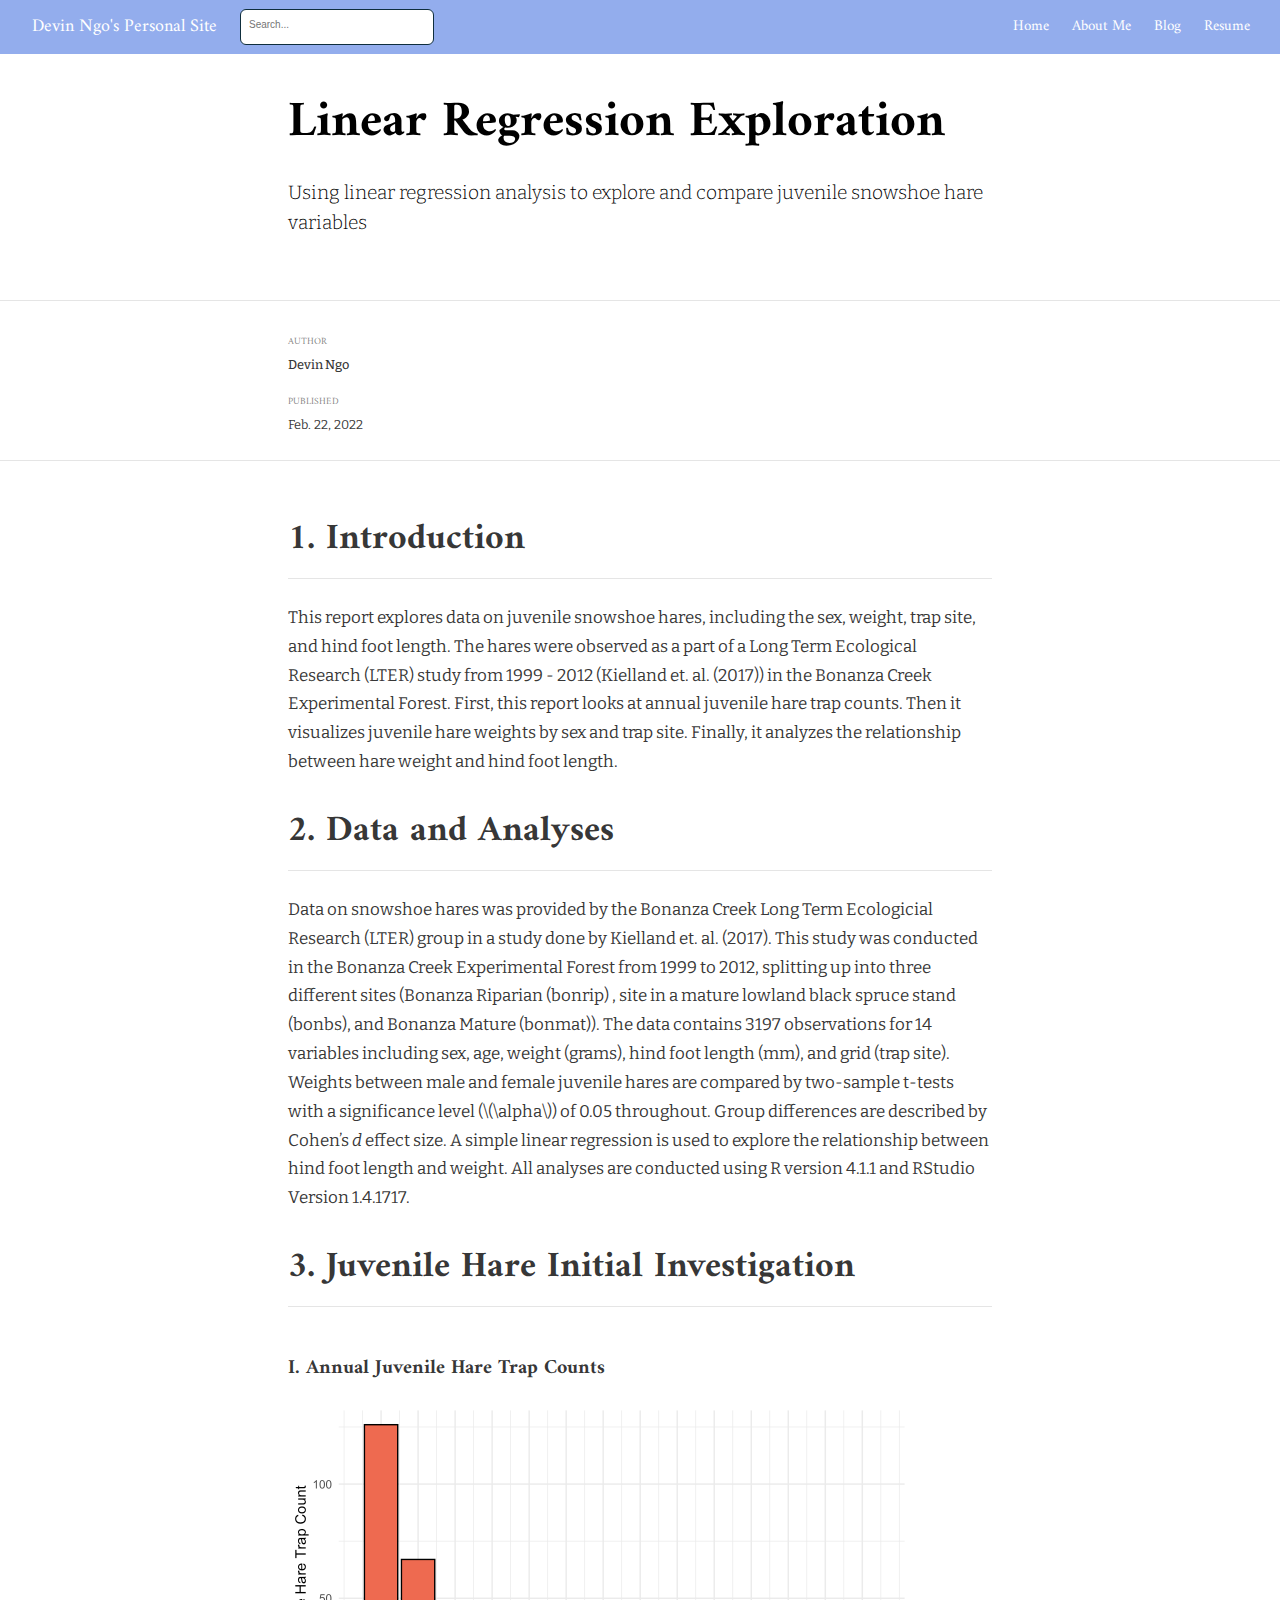
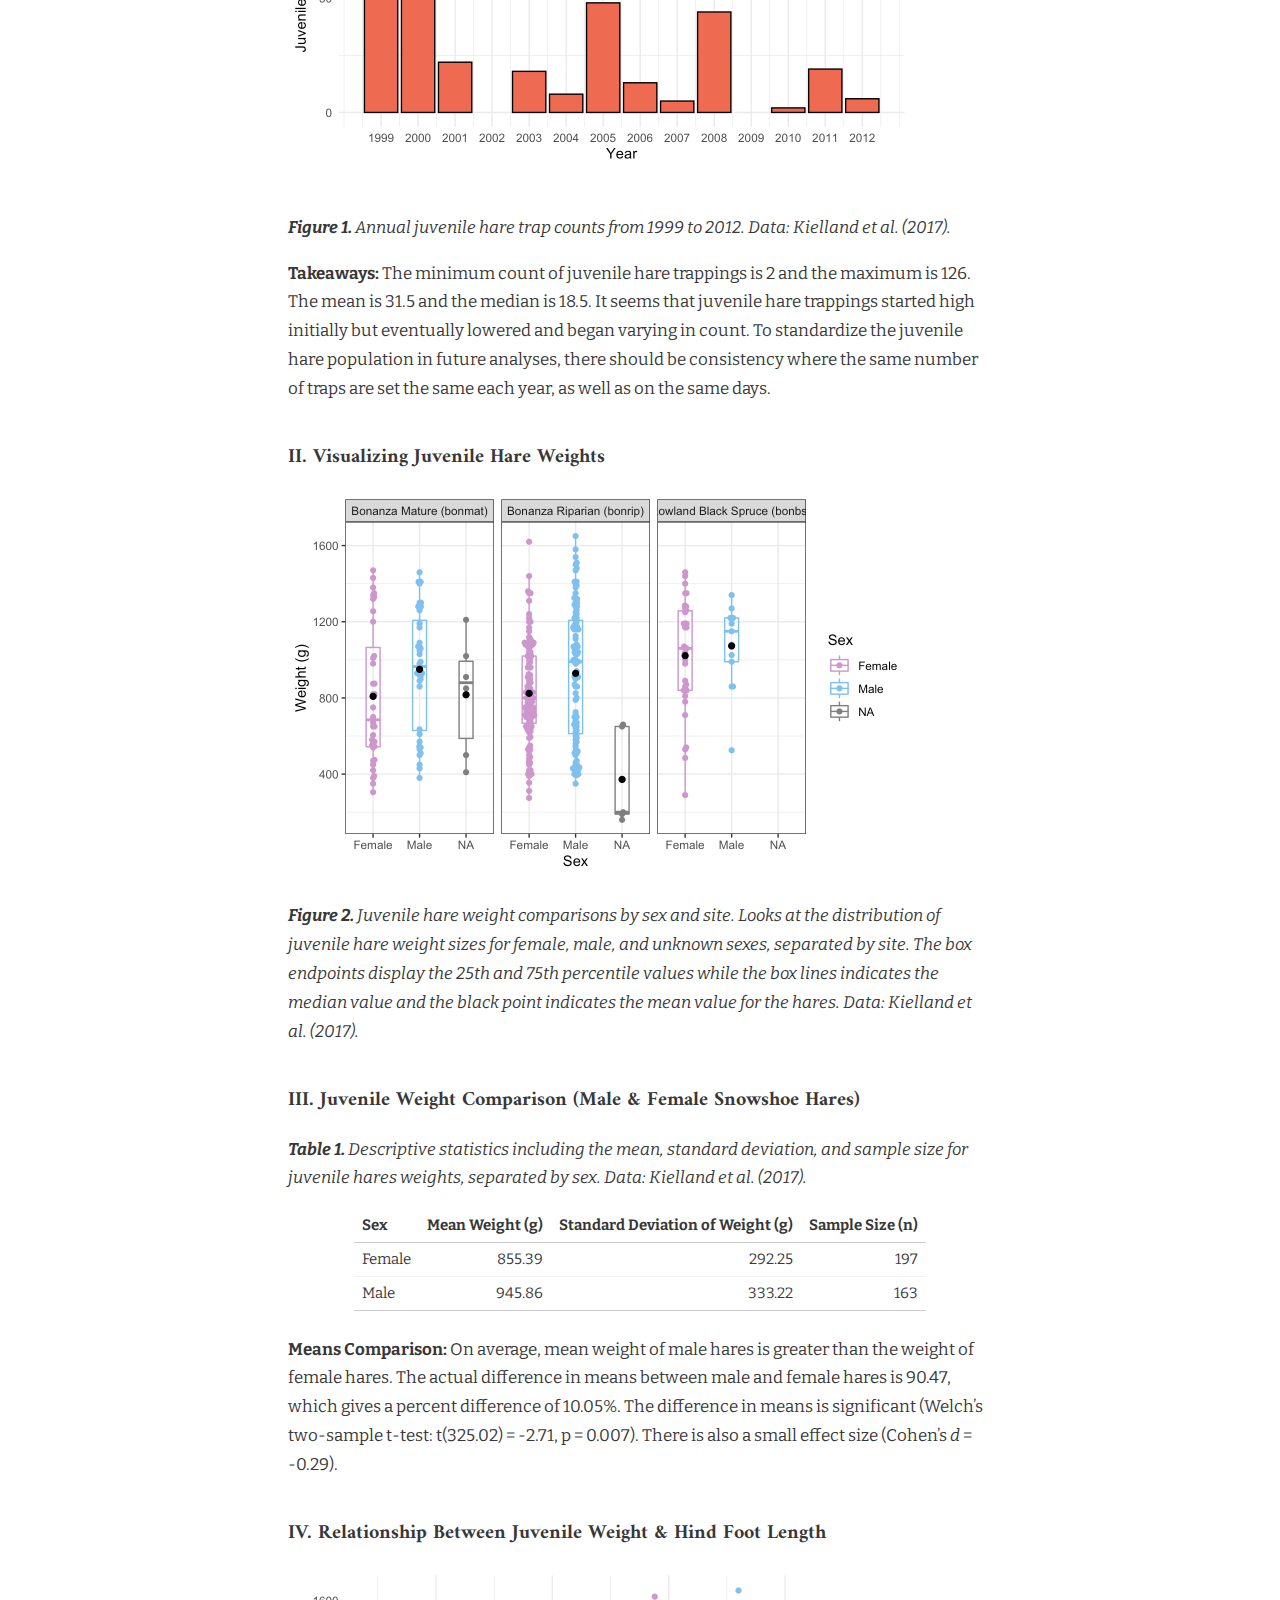
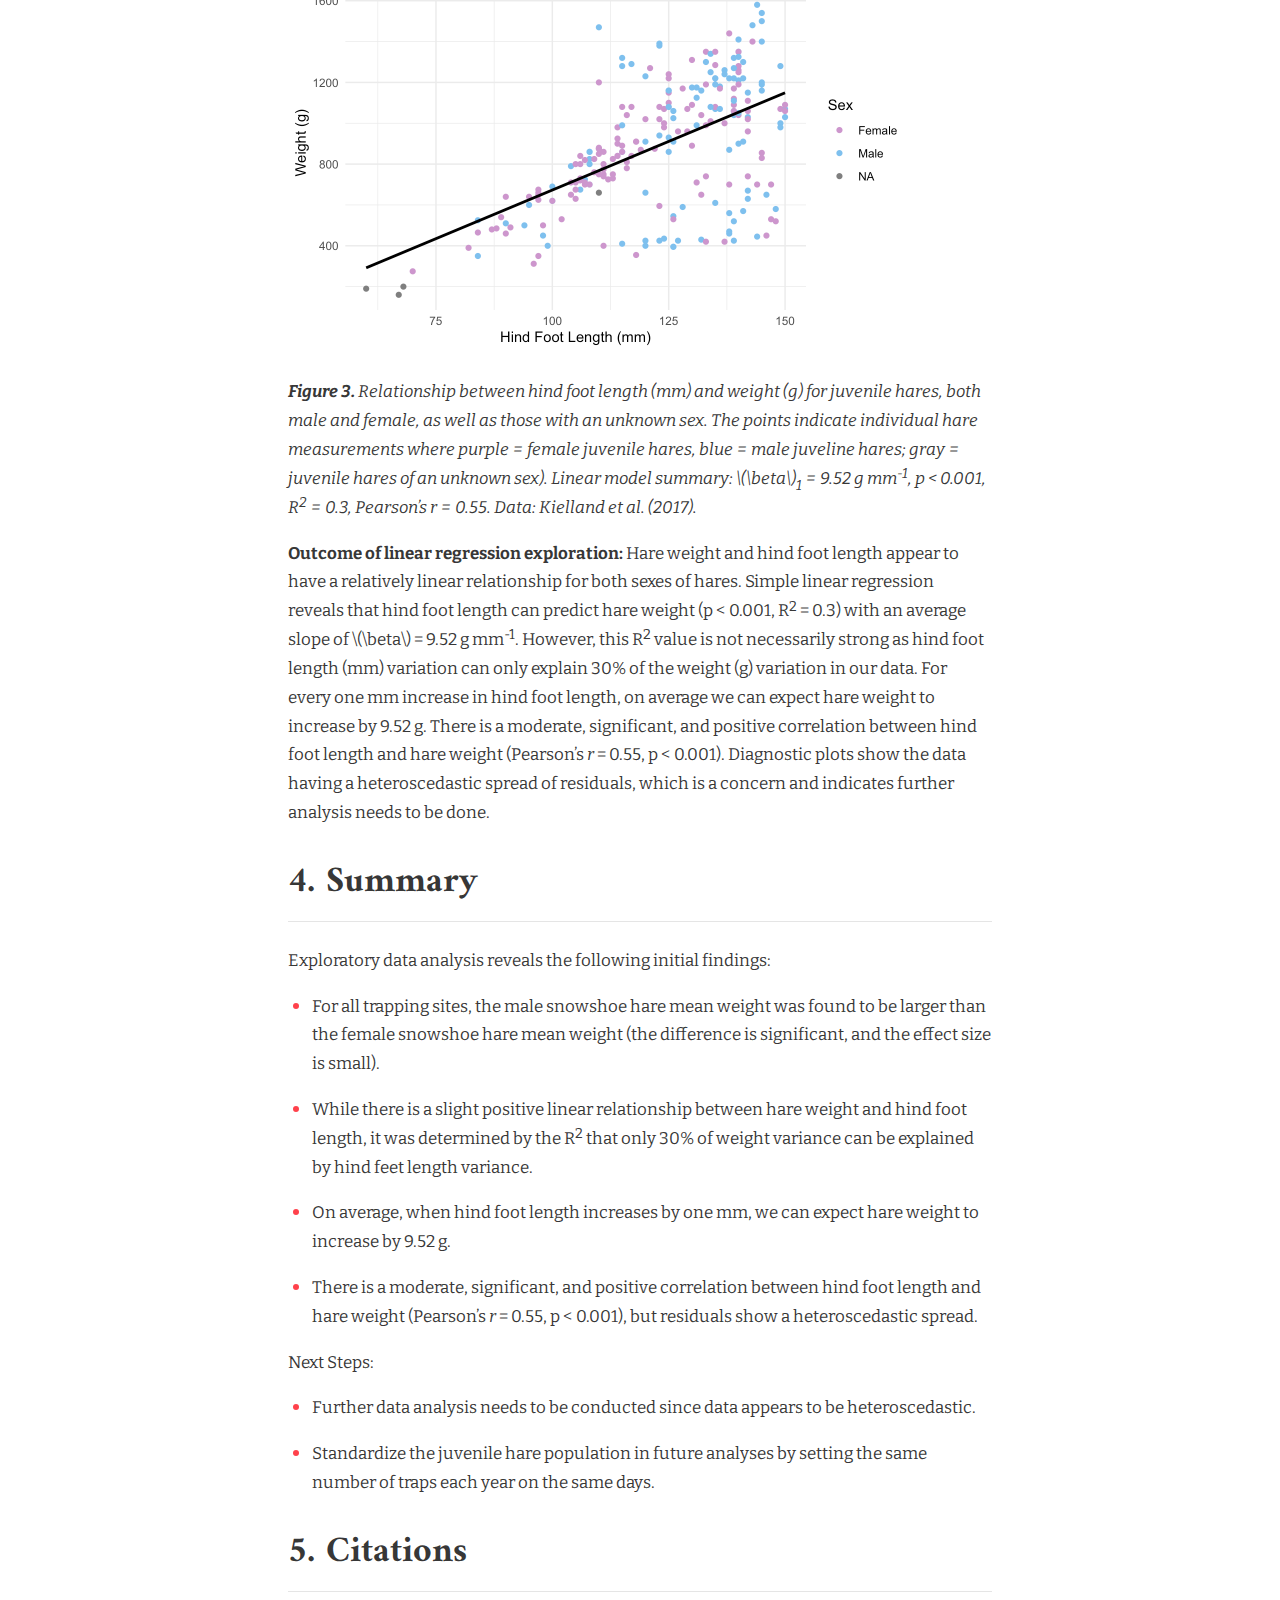
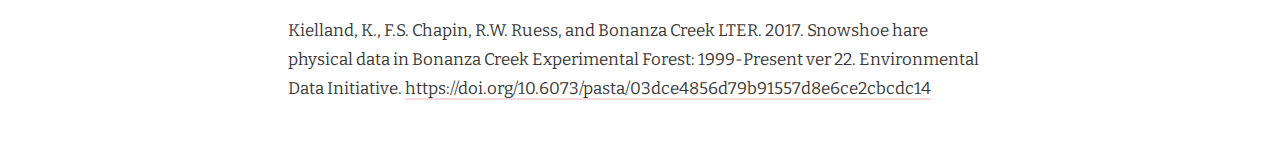
<file: docs/posts/2022-02-22-snowshoehares/index.html>
<!DOCTYPE html>

<html xmlns="http://www.w3.org/1999/xhtml" lang="" xml:lang="">

<head>
  <meta charset="utf-8"/>
  <meta name="viewport" content="width=device-width, initial-scale=1"/>
  <meta http-equiv="X-UA-Compatible" content="IE=Edge,chrome=1"/>
  <meta name="generator" content="distill" />

  <style type="text/css">
  /* Hide doc at startup (prevent jankiness while JS renders/transforms) */
  body {
    visibility: hidden;
  }
  </style>

 <!--radix_placeholder_import_source-->
 <!--/radix_placeholder_import_source-->

<style type="text/css">code{white-space: pre;}</style>
<style type="text/css" data-origin="pandoc">
pre > code.sourceCode { white-space: pre; position: relative; }
pre > code.sourceCode > span { display: inline-block; line-height: 1.25; }
pre > code.sourceCode > span:empty { height: 1.2em; }
.sourceCode { overflow: visible; }
code.sourceCode > span { color: inherit; text-decoration: inherit; }
div.sourceCode { margin: 1em 0; }
pre.sourceCode { margin: 0; }
@media screen {
div.sourceCode { overflow: auto; }
}
@media print {
pre > code.sourceCode { white-space: pre-wrap; }
pre > code.sourceCode > span { text-indent: -5em; padding-left: 5em; }
}
pre.numberSource code
  { counter-reset: source-line 0; }
pre.numberSource code > span
  { position: relative; left: -4em; counter-increment: source-line; }
pre.numberSource code > span > a:first-child::before
  { content: counter(source-line);
    position: relative; left: -1em; text-align: right; vertical-align: baseline;
    border: none; display: inline-block;
    -webkit-touch-callout: none; -webkit-user-select: none;
    -khtml-user-select: none; -moz-user-select: none;
    -ms-user-select: none; user-select: none;
    padding: 0 4px; width: 4em;
    color: #aaaaaa;
  }
pre.numberSource { margin-left: 3em; border-left: 1px solid #aaaaaa;  padding-left: 4px; }
div.sourceCode
  {   }
@media screen {
pre > code.sourceCode > span > a:first-child::before { text-decoration: underline; }
}
code span.al { color: #ad0000; } /* Alert */
code span.an { color: #5e5e5e; } /* Annotation */
code span.at { } /* Attribute */
code span.bn { color: #ad0000; } /* BaseN */
code span.bu { } /* BuiltIn */
code span.cf { color: #007ba5; } /* ControlFlow */
code span.ch { color: #20794d; } /* Char */
code span.cn { color: #8f5902; } /* Constant */
code span.co { color: #5e5e5e; } /* Comment */
code span.cv { color: #5e5e5e; font-style: italic; } /* CommentVar */
code span.do { color: #5e5e5e; font-style: italic; } /* Documentation */
code span.dt { color: #ad0000; } /* DataType */
code span.dv { color: #ad0000; } /* DecVal */
code span.er { color: #ad0000; } /* Error */
code span.ex { } /* Extension */
code span.fl { color: #ad0000; } /* Float */
code span.fu { color: #4758ab; } /* Function */
code span.im { } /* Import */
code span.in { color: #5e5e5e; } /* Information */
code span.kw { color: #007ba5; } /* Keyword */
code span.op { color: #5e5e5e; } /* Operator */
code span.ot { color: #007ba5; } /* Other */
code span.pp { color: #ad0000; } /* Preprocessor */
code span.sc { color: #5e5e5e; } /* SpecialChar */
code span.ss { color: #20794d; } /* SpecialString */
code span.st { color: #20794d; } /* String */
code span.va { color: #111111; } /* Variable */
code span.vs { color: #20794d; } /* VerbatimString */
code span.wa { color: #5e5e5e; font-style: italic; } /* Warning */
</style>


  <!--radix_placeholder_meta_tags-->
<title>Devin Ngo's Personal Site: Linear Regression Exploration</title>

<meta property="description" itemprop="description" content="Using linear regression analysis to explore and compare juvenile snowshoe hare variables"/>


<!--  https://schema.org/Article -->
<meta property="article:published" itemprop="datePublished" content="2022-02-22"/>
<meta property="article:created" itemprop="dateCreated" content="2022-02-22"/>
<meta name="article:author" content="Devin Ngo"/>

<!--  https://developers.facebook.com/docs/sharing/webmasters#markup -->
<meta property="og:title" content="Devin Ngo&#39;s Personal Site: Linear Regression Exploration"/>
<meta property="og:type" content="article"/>
<meta property="og:description" content="Using linear regression analysis to explore and compare juvenile snowshoe hare variables"/>
<meta property="og:locale" content="en_US"/>
<meta property="og:site_name" content="Devin Ngo&#39;s Personal Site"/>

<!--  https://dev.twitter.com/cards/types/summary -->
<meta property="twitter:card" content="summary"/>
<meta property="twitter:title" content="Devin Ngo&#39;s Personal Site: Linear Regression Exploration"/>
<meta property="twitter:description" content="Using linear regression analysis to explore and compare juvenile snowshoe hare variables"/>

<!--/radix_placeholder_meta_tags-->
  <!--radix_placeholder_rmarkdown_metadata-->

<script type="text/json" id="radix-rmarkdown-metadata">
{"type":"list","attributes":{"names":{"type":"character","attributes":{},"value":["title","description","author","date","output"]}},"value":[{"type":"character","attributes":{},"value":["Linear Regression Exploration"]},{"type":"character","attributes":{},"value":["Using linear regression analysis to explore and compare juvenile snowshoe hare variables"]},{"type":"list","attributes":{},"value":[{"type":"list","attributes":{"names":{"type":"character","attributes":{},"value":["name","url"]}},"value":[{"type":"character","attributes":{},"value":["Devin Ngo"]},{"type":"list","attributes":{"names":{"type":"character","attributes":{},"value":[]}},"value":[]}]}]},{"type":"character","attributes":{},"value":["2022-02-22"]},{"type":"list","attributes":{"names":{"type":"character","attributes":{},"value":["distill::distill_article"]}},"value":[{"type":"list","attributes":{"names":{"type":"character","attributes":{},"value":["self_contained"]}},"value":[{"type":"logical","attributes":{},"value":[false]}]}]}]}
</script>
<!--/radix_placeholder_rmarkdown_metadata-->
  
  <script type="text/json" id="radix-resource-manifest">
  {"type":"character","attributes":{},"value":["data/bonanza_hares2.csv","snowshoehares_files/anchor-4.2.2/anchor.min.js","snowshoehares_files/bowser-1.9.3/bowser.min.js","snowshoehares_files/distill-2.2.21/template.v2.js","snowshoehares_files/figure-html5/unnamed-chunk-10-1.png","snowshoehares_files/figure-html5/unnamed-chunk-10-2.png","snowshoehares_files/figure-html5/unnamed-chunk-10-3.png","snowshoehares_files/figure-html5/unnamed-chunk-10-4.png","snowshoehares_files/figure-html5/unnamed-chunk-2-1.png","snowshoehares_files/figure-html5/unnamed-chunk-4-1.png","snowshoehares_files/figure-html5/unnamed-chunk-7-1.png","snowshoehares_files/figure-html5/unnamed-chunk-7-2.png","snowshoehares_files/figure-html5/unnamed-chunk-7-3.png","snowshoehares_files/figure-html5/unnamed-chunk-7-4.png","snowshoehares_files/figure-html5/unnamed-chunk-9-1.png","snowshoehares_files/header-attrs-2.11/header-attrs.js","snowshoehares_files/jquery-3.6.0/jquery-3.6.0.js","snowshoehares_files/jquery-3.6.0/jquery-3.6.0.min.js","snowshoehares_files/jquery-3.6.0/jquery-3.6.0.min.map","snowshoehares_files/kePrint-0.0.1/kePrint.js","snowshoehares_files/lightable-0.0.1/lightable.css","snowshoehares_files/popper-2.6.0/popper.min.js","snowshoehares_files/tippy-6.2.7/tippy-bundle.umd.min.js","snowshoehares_files/tippy-6.2.7/tippy-light-border.css","snowshoehares_files/tippy-6.2.7/tippy.css","snowshoehares_files/tippy-6.2.7/tippy.umd.min.js","snowshoehares_files/webcomponents-2.0.0/webcomponents.js"]}
  </script>
  <!--radix_placeholder_navigation_in_header-->
<meta name="distill:offset" content="../.."/>

<script type="application/javascript">

  window.headroom_prevent_pin = false;

  window.document.addEventListener("DOMContentLoaded", function (event) {

    // initialize headroom for banner
    var header = $('header').get(0);
    var headerHeight = header.offsetHeight;
    var headroom = new Headroom(header, {
      tolerance: 5,
      onPin : function() {
        if (window.headroom_prevent_pin) {
          window.headroom_prevent_pin = false;
          headroom.unpin();
        }
      }
    });
    headroom.init();
    if(window.location.hash)
      headroom.unpin();
    $(header).addClass('headroom--transition');

    // offset scroll location for banner on hash change
    // (see: https://github.com/WickyNilliams/headroom.js/issues/38)
    window.addEventListener("hashchange", function(event) {
      window.scrollTo(0, window.pageYOffset - (headerHeight + 25));
    });

    // responsive menu
    $('.distill-site-header').each(function(i, val) {
      var topnav = $(this);
      var toggle = topnav.find('.nav-toggle');
      toggle.on('click', function() {
        topnav.toggleClass('responsive');
      });
    });

    // nav dropdowns
    $('.nav-dropbtn').click(function(e) {
      $(this).next('.nav-dropdown-content').toggleClass('nav-dropdown-active');
      $(this).parent().siblings('.nav-dropdown')
         .children('.nav-dropdown-content').removeClass('nav-dropdown-active');
    });
    $("body").click(function(e){
      $('.nav-dropdown-content').removeClass('nav-dropdown-active');
    });
    $(".nav-dropdown").click(function(e){
      e.stopPropagation();
    });
  });
</script>

<style type="text/css">

/* Theme (user-documented overrideables for nav appearance) */

.distill-site-nav {
  color: rgba(255, 255, 255, 0.8);
  background-color: #0F2E3D;
  font-size: 15px;
  font-weight: 300;
}

.distill-site-nav a {
  color: inherit;
  text-decoration: none;
}

.distill-site-nav a:hover {
  color: white;
}

@media print {
  .distill-site-nav {
    display: none;
  }
}

.distill-site-header {

}

.distill-site-footer {

}


/* Site Header */

.distill-site-header {
  width: 100%;
  box-sizing: border-box;
  z-index: 3;
}

.distill-site-header .nav-left {
  display: inline-block;
  margin-left: 8px;
}

@media screen and (max-width: 768px) {
  .distill-site-header .nav-left {
    margin-left: 0;
  }
}


.distill-site-header .nav-right {
  float: right;
  margin-right: 8px;
}

.distill-site-header a,
.distill-site-header .title {
  display: inline-block;
  text-align: center;
  padding: 14px 10px 14px 10px;
}

.distill-site-header .title {
  font-size: 18px;
  min-width: 150px;
}

.distill-site-header .logo {
  padding: 0;
}

.distill-site-header .logo img {
  display: none;
  max-height: 20px;
  width: auto;
  margin-bottom: -4px;
}

.distill-site-header .nav-image img {
  max-height: 18px;
  width: auto;
  display: inline-block;
  margin-bottom: -3px;
}



@media screen and (min-width: 1000px) {
  .distill-site-header .logo img {
    display: inline-block;
  }
  .distill-site-header .nav-left {
    margin-left: 20px;
  }
  .distill-site-header .nav-right {
    margin-right: 20px;
  }
  .distill-site-header .title {
    padding-left: 12px;
  }
}


.distill-site-header .nav-toggle {
  display: none;
}

.nav-dropdown {
  display: inline-block;
  position: relative;
}

.nav-dropdown .nav-dropbtn {
  border: none;
  outline: none;
  color: rgba(255, 255, 255, 0.8);
  padding: 16px 10px;
  background-color: transparent;
  font-family: inherit;
  font-size: inherit;
  font-weight: inherit;
  margin: 0;
  margin-top: 1px;
  z-index: 2;
}

.nav-dropdown-content {
  display: none;
  position: absolute;
  background-color: white;
  min-width: 200px;
  border: 1px solid rgba(0,0,0,0.15);
  border-radius: 4px;
  box-shadow: 0px 8px 16px 0px rgba(0,0,0,0.1);
  z-index: 1;
  margin-top: 2px;
  white-space: nowrap;
  padding-top: 4px;
  padding-bottom: 4px;
}

.nav-dropdown-content hr {
  margin-top: 4px;
  margin-bottom: 4px;
  border: none;
  border-bottom: 1px solid rgba(0, 0, 0, 0.1);
}

.nav-dropdown-active {
  display: block;
}

.nav-dropdown-content a, .nav-dropdown-content .nav-dropdown-header {
  color: black;
  padding: 6px 24px;
  text-decoration: none;
  display: block;
  text-align: left;
}

.nav-dropdown-content .nav-dropdown-header {
  display: block;
  padding: 5px 24px;
  padding-bottom: 0;
  text-transform: uppercase;
  font-size: 14px;
  color: #999999;
  white-space: nowrap;
}

.nav-dropdown:hover .nav-dropbtn {
  color: white;
}

.nav-dropdown-content a:hover {
  background-color: #ddd;
  color: black;
}

.nav-right .nav-dropdown-content {
  margin-left: -45%;
  right: 0;
}

@media screen and (max-width: 768px) {
  .distill-site-header a, .distill-site-header .nav-dropdown  {display: none;}
  .distill-site-header a.nav-toggle {
    float: right;
    display: block;
  }
  .distill-site-header .title {
    margin-left: 0;
  }
  .distill-site-header .nav-right {
    margin-right: 0;
  }
  .distill-site-header {
    overflow: hidden;
  }
  .nav-right .nav-dropdown-content {
    margin-left: 0;
  }
}


@media screen and (max-width: 768px) {
  .distill-site-header.responsive {position: relative; min-height: 500px; }
  .distill-site-header.responsive a.nav-toggle {
    position: absolute;
    right: 0;
    top: 0;
  }
  .distill-site-header.responsive a,
  .distill-site-header.responsive .nav-dropdown {
    display: block;
    text-align: left;
  }
  .distill-site-header.responsive .nav-left,
  .distill-site-header.responsive .nav-right {
    width: 100%;
  }
  .distill-site-header.responsive .nav-dropdown {float: none;}
  .distill-site-header.responsive .nav-dropdown-content {position: relative;}
  .distill-site-header.responsive .nav-dropdown .nav-dropbtn {
    display: block;
    width: 100%;
    text-align: left;
  }
}

/* Site Footer */

.distill-site-footer {
  width: 100%;
  overflow: hidden;
  box-sizing: border-box;
  z-index: 3;
  margin-top: 30px;
  padding-top: 30px;
  padding-bottom: 30px;
  text-align: center;
}

/* Headroom */

d-title {
  padding-top: 6rem;
}

@media print {
  d-title {
    padding-top: 4rem;
  }
}

.headroom {
  z-index: 1000;
  position: fixed;
  top: 0;
  left: 0;
  right: 0;
}

.headroom--transition {
  transition: all .4s ease-in-out;
}

.headroom--unpinned {
  top: -100px;
}

.headroom--pinned {
  top: 0;
}

/* adjust viewport for navbar height */
/* helps vertically center bootstrap (non-distill) content */
.min-vh-100 {
  min-height: calc(100vh - 100px) !important;
}

</style>

<script src="../../site_libs/jquery-3.6.0/jquery-3.6.0.min.js"></script>
<link href="../../site_libs/font-awesome-5.1.0/css/all.css" rel="stylesheet"/>
<link href="../../site_libs/font-awesome-5.1.0/css/v4-shims.css" rel="stylesheet"/>
<script src="../../site_libs/headroom-0.9.4/headroom.min.js"></script>
<script src="../../site_libs/autocomplete-0.37.1/autocomplete.min.js"></script>
<script src="../../site_libs/fuse-6.4.1/fuse.min.js"></script>

<script type="application/javascript">

function getMeta(metaName) {
  var metas = document.getElementsByTagName('meta');
  for (let i = 0; i < metas.length; i++) {
    if (metas[i].getAttribute('name') === metaName) {
      return metas[i].getAttribute('content');
    }
  }
  return '';
}

function offsetURL(url) {
  var offset = getMeta('distill:offset');
  return offset ? offset + '/' + url : url;
}

function createFuseIndex() {

  // create fuse index
  var options = {
    keys: [
      { name: 'title', weight: 20 },
      { name: 'categories', weight: 15 },
      { name: 'description', weight: 10 },
      { name: 'contents', weight: 5 },
    ],
    ignoreLocation: true,
    threshold: 0
  };
  var fuse = new window.Fuse([], options);

  // fetch the main search.json
  return fetch(offsetURL('search.json'))
    .then(function(response) {
      if (response.status == 200) {
        return response.json().then(function(json) {
          // index main articles
          json.articles.forEach(function(article) {
            fuse.add(article);
          });
          // download collections and index their articles
          return Promise.all(json.collections.map(function(collection) {
            return fetch(offsetURL(collection)).then(function(response) {
              if (response.status === 200) {
                return response.json().then(function(articles) {
                  articles.forEach(function(article) {
                    fuse.add(article);
                  });
                })
              } else {
                return Promise.reject(
                  new Error('Unexpected status from search index request: ' +
                            response.status)
                );
              }
            });
          })).then(function() {
            return fuse;
          });
        });

      } else {
        return Promise.reject(
          new Error('Unexpected status from search index request: ' +
                      response.status)
        );
      }
    });
}

window.document.addEventListener("DOMContentLoaded", function (event) {

  // get search element (bail if we don't have one)
  var searchEl = window.document.getElementById('distill-search');
  if (!searchEl)
    return;

  createFuseIndex()
    .then(function(fuse) {

      // make search box visible
      searchEl.classList.remove('hidden');

      // initialize autocomplete
      var options = {
        autoselect: true,
        hint: false,
        minLength: 2,
      };
      window.autocomplete(searchEl, options, [{
        source: function(query, callback) {
          const searchOptions = {
            isCaseSensitive: false,
            shouldSort: true,
            minMatchCharLength: 2,
            limit: 10,
          };
          var results = fuse.search(query, searchOptions);
          callback(results
            .map(function(result) { return result.item; })
          );
        },
        templates: {
          suggestion: function(suggestion) {
            var img = suggestion.preview && Object.keys(suggestion.preview).length > 0
              ? `<img src="${offsetURL(suggestion.preview)}"</img>`
              : '';
            var html = `
              <div class="search-item">
                <h3>${suggestion.title}</h3>
                <div class="search-item-description">
                  ${suggestion.description || ''}
                </div>
                <div class="search-item-preview">
                  ${img}
                </div>
              </div>
            `;
            return html;
          }
        }
      }]).on('autocomplete:selected', function(event, suggestion) {
        window.location.href = offsetURL(suggestion.path);
      });
      // remove inline display style on autocompleter (we want to
      // manage responsive display via css)
      $('.algolia-autocomplete').css("display", "");
    })
    .catch(function(error) {
      console.log(error);
    });

});

</script>

<style type="text/css">

.nav-search {
  font-size: x-small;
}

/* Algolioa Autocomplete */

.algolia-autocomplete {
  display: inline-block;
  margin-left: 10px;
  vertical-align: sub;
  background-color: white;
  color: black;
  padding: 6px;
  padding-top: 8px;
  padding-bottom: 0;
  border-radius: 6px;
  border: 1px #0F2E3D solid;
  width: 180px;
}


@media screen and (max-width: 768px) {
  .distill-site-nav .algolia-autocomplete {
    display: none;
    visibility: hidden;
  }
  .distill-site-nav.responsive .algolia-autocomplete {
    display: inline-block;
    visibility: visible;
  }
  .distill-site-nav.responsive .algolia-autocomplete .aa-dropdown-menu {
    margin-left: 0;
    width: 400px;
    max-height: 400px;
  }
}

.algolia-autocomplete .aa-input, .algolia-autocomplete .aa-hint {
  width: 90%;
  outline: none;
  border: none;
}

.algolia-autocomplete .aa-hint {
  color: #999;
}
.algolia-autocomplete .aa-dropdown-menu {
  width: 550px;
  max-height: 70vh;
  overflow-x: visible;
  overflow-y: scroll;
  padding: 5px;
  margin-top: 3px;
  margin-left: -150px;
  background-color: #fff;
  border-radius: 5px;
  border: 1px solid #999;
  border-top: none;
}

.algolia-autocomplete .aa-dropdown-menu .aa-suggestion {
  cursor: pointer;
  padding: 5px 4px;
  border-bottom: 1px solid #eee;
}

.algolia-autocomplete .aa-dropdown-menu .aa-suggestion:last-of-type {
  border-bottom: none;
  margin-bottom: 2px;
}

.algolia-autocomplete .aa-dropdown-menu .aa-suggestion .search-item {
  overflow: hidden;
  font-size: 0.8em;
  line-height: 1.4em;
}

.algolia-autocomplete .aa-dropdown-menu .aa-suggestion .search-item h3 {
  font-size: 1rem;
  margin-block-start: 0;
  margin-block-end: 5px;
}

.algolia-autocomplete .aa-dropdown-menu .aa-suggestion .search-item-description {
  display: inline-block;
  overflow: hidden;
  height: 2.8em;
  width: 80%;
  margin-right: 4%;
}

.algolia-autocomplete .aa-dropdown-menu .aa-suggestion .search-item-preview {
  display: inline-block;
  width: 15%;
}

.algolia-autocomplete .aa-dropdown-menu .aa-suggestion .search-item-preview img {
  height: 3em;
  width: auto;
  display: none;
}

.algolia-autocomplete .aa-dropdown-menu .aa-suggestion .search-item-preview img[src] {
  display: initial;
}

.algolia-autocomplete .aa-dropdown-menu .aa-suggestion.aa-cursor {
  background-color: #eee;
}
.algolia-autocomplete .aa-dropdown-menu .aa-suggestion em {
  font-weight: bold;
  font-style: normal;
}

</style>


<!--/radix_placeholder_navigation_in_header-->
  <!--radix_placeholder_distill-->

<style type="text/css">

body {
  background-color: white;
}

.pandoc-table {
  width: 100%;
}

.pandoc-table>caption {
  margin-bottom: 10px;
}

.pandoc-table th:not([align]) {
  text-align: left;
}

.pagedtable-footer {
  font-size: 15px;
}

d-byline .byline {
  grid-template-columns: 2fr 2fr;
}

d-byline .byline h3 {
  margin-block-start: 1.5em;
}

d-byline .byline .authors-affiliations h3 {
  margin-block-start: 0.5em;
}

.authors-affiliations .orcid-id {
  width: 16px;
  height:16px;
  margin-left: 4px;
  margin-right: 4px;
  vertical-align: middle;
  padding-bottom: 2px;
}

d-title .dt-tags {
  margin-top: 1em;
  grid-column: text;
}

.dt-tags .dt-tag {
  text-decoration: none;
  display: inline-block;
  color: rgba(0,0,0,0.6);
  padding: 0em 0.4em;
  margin-right: 0.5em;
  margin-bottom: 0.4em;
  font-size: 70%;
  border: 1px solid rgba(0,0,0,0.2);
  border-radius: 3px;
  text-transform: uppercase;
  font-weight: 500;
}

d-article table.gt_table td,
d-article table.gt_table th {
  border-bottom: none;
}

.html-widget {
  margin-bottom: 2.0em;
}

.l-screen-inset {
  padding-right: 16px;
}

.l-screen .caption {
  margin-left: 10px;
}

.shaded {
  background: rgb(247, 247, 247);
  padding-top: 20px;
  padding-bottom: 20px;
  border-top: 1px solid rgba(0, 0, 0, 0.1);
  border-bottom: 1px solid rgba(0, 0, 0, 0.1);
}

.shaded .html-widget {
  margin-bottom: 0;
  border: 1px solid rgba(0, 0, 0, 0.1);
}

.shaded .shaded-content {
  background: white;
}

.text-output {
  margin-top: 0;
  line-height: 1.5em;
}

.hidden {
  display: none !important;
}

d-article {
  padding-top: 2.5rem;
  padding-bottom: 30px;
}

d-appendix {
  padding-top: 30px;
}

d-article>p>img {
  width: 100%;
}

d-article h2 {
  margin: 1rem 0 1.5rem 0;
}

d-article h3 {
  margin-top: 1.5rem;
}

d-article iframe {
  border: 1px solid rgba(0, 0, 0, 0.1);
  margin-bottom: 2.0em;
  width: 100%;
}

/* Tweak code blocks */

d-article div.sourceCode code,
d-article pre code {
  font-family: Consolas, Monaco, 'Andale Mono', 'Ubuntu Mono', monospace;
}

d-article pre,
d-article div.sourceCode,
d-article div.sourceCode pre {
  overflow: auto;
}

d-article div.sourceCode {
  background-color: white;
}

d-article div.sourceCode pre {
  padding-left: 10px;
  font-size: 12px;
  border-left: 2px solid rgba(0,0,0,0.1);
}

d-article pre {
  font-size: 12px;
  color: black;
  background: none;
  margin-top: 0;
  text-align: left;
  white-space: pre;
  word-spacing: normal;
  word-break: normal;
  word-wrap: normal;
  line-height: 1.5;

  -moz-tab-size: 4;
  -o-tab-size: 4;
  tab-size: 4;

  -webkit-hyphens: none;
  -moz-hyphens: none;
  -ms-hyphens: none;
  hyphens: none;
}

d-article pre a {
  border-bottom: none;
}

d-article pre a:hover {
  border-bottom: none;
  text-decoration: underline;
}

d-article details {
  grid-column: text;
  margin-bottom: 0.8em;
}

@media(min-width: 768px) {

d-article pre,
d-article div.sourceCode,
d-article div.sourceCode pre {
  overflow: visible !important;
}

d-article div.sourceCode pre {
  padding-left: 18px;
  font-size: 14px;
}

d-article pre {
  font-size: 14px;
}

}

figure img.external {
  background: white;
  border: 1px solid rgba(0, 0, 0, 0.1);
  box-shadow: 0 1px 8px rgba(0, 0, 0, 0.1);
  padding: 18px;
  box-sizing: border-box;
}

/* CSS for d-contents */

.d-contents {
  grid-column: text;
  color: rgba(0,0,0,0.8);
  font-size: 0.9em;
  padding-bottom: 1em;
  margin-bottom: 1em;
  padding-bottom: 0.5em;
  margin-bottom: 1em;
  padding-left: 0.25em;
  justify-self: start;
}

@media(min-width: 1000px) {
  .d-contents.d-contents-float {
    height: 0;
    grid-column-start: 1;
    grid-column-end: 4;
    justify-self: center;
    padding-right: 3em;
    padding-left: 2em;
  }
}

.d-contents nav h3 {
  font-size: 18px;
  margin-top: 0;
  margin-bottom: 1em;
}

.d-contents li {
  list-style-type: none
}

.d-contents nav > ul {
  padding-left: 0;
}

.d-contents ul {
  padding-left: 1em
}

.d-contents nav ul li {
  margin-top: 0.6em;
  margin-bottom: 0.2em;
}

.d-contents nav a {
  font-size: 13px;
  border-bottom: none;
  text-decoration: none
  color: rgba(0, 0, 0, 0.8);
}

.d-contents nav a:hover {
  text-decoration: underline solid rgba(0, 0, 0, 0.6)
}

.d-contents nav > ul > li > a {
  font-weight: 600;
}

.d-contents nav > ul > li > ul {
  font-weight: inherit;
}

.d-contents nav > ul > li > ul > li {
  margin-top: 0.2em;
}


.d-contents nav ul {
  margin-top: 0;
  margin-bottom: 0.25em;
}

.d-article-with-toc h2:nth-child(2) {
  margin-top: 0;
}


/* Figure */

.figure {
  position: relative;
  margin-bottom: 2.5em;
  margin-top: 1.5em;
}

.figure img {
  width: 100%;
}

.figure .caption {
  color: rgba(0, 0, 0, 0.6);
  font-size: 12px;
  line-height: 1.5em;
}

.figure img.external {
  background: white;
  border: 1px solid rgba(0, 0, 0, 0.1);
  box-shadow: 0 1px 8px rgba(0, 0, 0, 0.1);
  padding: 18px;
  box-sizing: border-box;
}

.figure .caption a {
  color: rgba(0, 0, 0, 0.6);
}

.figure .caption b,
.figure .caption strong, {
  font-weight: 600;
  color: rgba(0, 0, 0, 1.0);
}

/* Citations */

d-article .citation {
  color: inherit;
  cursor: inherit;
}

div.hanging-indent{
  margin-left: 1em; text-indent: -1em;
}

/* Citation hover box */

.tippy-box[data-theme~=light-border] {
  background-color: rgba(250, 250, 250, 0.95);
}

.tippy-content > p {
  margin-bottom: 0;
  padding: 2px;
}


/* Tweak 1000px media break to show more text */

@media(min-width: 1000px) {
  .base-grid,
  distill-header,
  d-title,
  d-abstract,
  d-article,
  d-appendix,
  distill-appendix,
  d-byline,
  d-footnote-list,
  d-citation-list,
  distill-footer {
    grid-template-columns: [screen-start] 1fr [page-start kicker-start] 80px [middle-start] 50px [text-start kicker-end] 65px 65px 65px 65px 65px 65px 65px 65px [text-end gutter-start] 65px [middle-end] 65px [page-end gutter-end] 1fr [screen-end];
    grid-column-gap: 16px;
  }

  .grid {
    grid-column-gap: 16px;
  }

  d-article {
    font-size: 1.06rem;
    line-height: 1.7em;
  }
  figure .caption, .figure .caption, figure figcaption {
    font-size: 13px;
  }
}

@media(min-width: 1180px) {
  .base-grid,
  distill-header,
  d-title,
  d-abstract,
  d-article,
  d-appendix,
  distill-appendix,
  d-byline,
  d-footnote-list,
  d-citation-list,
  distill-footer {
    grid-template-columns: [screen-start] 1fr [page-start kicker-start] 60px [middle-start] 60px [text-start kicker-end] 60px 60px 60px 60px 60px 60px 60px 60px [text-end gutter-start] 60px [middle-end] 60px [page-end gutter-end] 1fr [screen-end];
    grid-column-gap: 32px;
  }

  .grid {
    grid-column-gap: 32px;
  }
}


/* Get the citation styles for the appendix (not auto-injected on render since
   we do our own rendering of the citation appendix) */

d-appendix .citation-appendix,
.d-appendix .citation-appendix {
  font-size: 11px;
  line-height: 15px;
  border-left: 1px solid rgba(0, 0, 0, 0.1);
  padding-left: 18px;
  border: 1px solid rgba(0,0,0,0.1);
  background: rgba(0, 0, 0, 0.02);
  padding: 10px 18px;
  border-radius: 3px;
  color: rgba(150, 150, 150, 1);
  overflow: hidden;
  margin-top: -12px;
  white-space: pre-wrap;
  word-wrap: break-word;
}

/* Include appendix styles here so they can be overridden */

d-appendix {
  contain: layout style;
  font-size: 0.8em;
  line-height: 1.7em;
  margin-top: 60px;
  margin-bottom: 0;
  border-top: 1px solid rgba(0, 0, 0, 0.1);
  color: rgba(0,0,0,0.5);
  padding-top: 60px;
  padding-bottom: 48px;
}

d-appendix h3 {
  grid-column: page-start / text-start;
  font-size: 15px;
  font-weight: 500;
  margin-top: 1em;
  margin-bottom: 0;
  color: rgba(0,0,0,0.65);
}

d-appendix h3 + * {
  margin-top: 1em;
}

d-appendix ol {
  padding: 0 0 0 15px;
}

@media (min-width: 768px) {
  d-appendix ol {
    padding: 0 0 0 30px;
    margin-left: -30px;
  }
}

d-appendix li {
  margin-bottom: 1em;
}

d-appendix a {
  color: rgba(0, 0, 0, 0.6);
}

d-appendix > * {
  grid-column: text;
}

d-appendix > d-footnote-list,
d-appendix > d-citation-list,
d-appendix > distill-appendix {
  grid-column: screen;
}

/* Include footnote styles here so they can be overridden */

d-footnote-list {
  contain: layout style;
}

d-footnote-list > * {
  grid-column: text;
}

d-footnote-list a.footnote-backlink {
  color: rgba(0,0,0,0.3);
  padding-left: 0.5em;
}



/* Anchor.js */

.anchorjs-link {
  /*transition: all .25s linear; */
  text-decoration: none;
  border-bottom: none;
}
*:hover > .anchorjs-link {
  margin-left: -1.125em !important;
  text-decoration: none;
  border-bottom: none;
}

/* Social footer */

.social_footer {
  margin-top: 30px;
  margin-bottom: 0;
  color: rgba(0,0,0,0.67);
}

.disqus-comments {
  margin-right: 30px;
}

.disqus-comment-count {
  border-bottom: 1px solid rgba(0, 0, 0, 0.4);
  cursor: pointer;
}

#disqus_thread {
  margin-top: 30px;
}

.article-sharing a {
  border-bottom: none;
  margin-right: 8px;
}

.article-sharing a:hover {
  border-bottom: none;
}

.sidebar-section.subscribe {
  font-size: 12px;
  line-height: 1.6em;
}

.subscribe p {
  margin-bottom: 0.5em;
}


.article-footer .subscribe {
  font-size: 15px;
  margin-top: 45px;
}


.sidebar-section.custom {
  font-size: 12px;
  line-height: 1.6em;
}

.custom p {
  margin-bottom: 0.5em;
}

/* Styles for listing layout (hide title) */
.layout-listing d-title, .layout-listing .d-title {
  display: none;
}

/* Styles for posts lists (not auto-injected) */


.posts-with-sidebar {
  padding-left: 45px;
  padding-right: 45px;
}

.posts-list .description h2,
.posts-list .description p {
  font-family: -apple-system, BlinkMacSystemFont, "Segoe UI", Roboto, Oxygen, Ubuntu, Cantarell, "Fira Sans", "Droid Sans", "Helvetica Neue", Arial, sans-serif;
}

.posts-list .description h2 {
  font-weight: 700;
  border-bottom: none;
  padding-bottom: 0;
}

.posts-list h2.post-tag {
  border-bottom: 1px solid rgba(0, 0, 0, 0.2);
  padding-bottom: 12px;
}
.posts-list {
  margin-top: 60px;
  margin-bottom: 24px;
}

.posts-list .post-preview {
  text-decoration: none;
  overflow: hidden;
  display: block;
  border-bottom: 1px solid rgba(0, 0, 0, 0.1);
  padding: 24px 0;
}

.post-preview-last {
  border-bottom: none !important;
}

.posts-list .posts-list-caption {
  grid-column: screen;
  font-weight: 400;
}

.posts-list .post-preview h2 {
  margin: 0 0 6px 0;
  line-height: 1.2em;
  font-style: normal;
  font-size: 24px;
}

.posts-list .post-preview p {
  margin: 0 0 12px 0;
  line-height: 1.4em;
  font-size: 16px;
}

.posts-list .post-preview .thumbnail {
  box-sizing: border-box;
  margin-bottom: 24px;
  position: relative;
  max-width: 500px;
}
.posts-list .post-preview img {
  width: 100%;
  display: block;
}

.posts-list .metadata {
  font-size: 12px;
  line-height: 1.4em;
  margin-bottom: 18px;
}

.posts-list .metadata > * {
  display: inline-block;
}

.posts-list .metadata .publishedDate {
  margin-right: 2em;
}

.posts-list .metadata .dt-authors {
  display: block;
  margin-top: 0.3em;
  margin-right: 2em;
}

.posts-list .dt-tags {
  display: block;
  line-height: 1em;
}

.posts-list .dt-tags .dt-tag {
  display: inline-block;
  color: rgba(0,0,0,0.6);
  padding: 0.3em 0.4em;
  margin-right: 0.2em;
  margin-bottom: 0.4em;
  font-size: 60%;
  border: 1px solid rgba(0,0,0,0.2);
  border-radius: 3px;
  text-transform: uppercase;
  font-weight: 500;
}

.posts-list img {
  opacity: 1;
}

.posts-list img[data-src] {
  opacity: 0;
}

.posts-more {
  clear: both;
}


.posts-sidebar {
  font-size: 16px;
}

.posts-sidebar h3 {
  font-size: 16px;
  margin-top: 0;
  margin-bottom: 0.5em;
  font-weight: 400;
  text-transform: uppercase;
}

.sidebar-section {
  margin-bottom: 30px;
}

.categories ul {
  list-style-type: none;
  margin: 0;
  padding: 0;
}

.categories li {
  color: rgba(0, 0, 0, 0.8);
  margin-bottom: 0;
}

.categories li>a {
  border-bottom: none;
}

.categories li>a:hover {
  border-bottom: 1px solid rgba(0, 0, 0, 0.4);
}

.categories .active {
  font-weight: 600;
}

.categories .category-count {
  color: rgba(0, 0, 0, 0.4);
}


@media(min-width: 768px) {
  .posts-list .post-preview h2 {
    font-size: 26px;
  }
  .posts-list .post-preview .thumbnail {
    float: right;
    width: 30%;
    margin-bottom: 0;
  }
  .posts-list .post-preview .description {
    float: left;
    width: 45%;
  }
  .posts-list .post-preview .metadata {
    float: left;
    width: 20%;
    margin-top: 8px;
  }
  .posts-list .post-preview p {
    margin: 0 0 12px 0;
    line-height: 1.5em;
    font-size: 16px;
  }
  .posts-with-sidebar .posts-list {
    float: left;
    width: 75%;
  }
  .posts-with-sidebar .posts-sidebar {
    float: right;
    width: 20%;
    margin-top: 60px;
    padding-top: 24px;
    padding-bottom: 24px;
  }
}


/* Improve display for browsers without grid (IE/Edge <= 15) */

.downlevel {
  line-height: 1.6em;
  font-family: -apple-system, BlinkMacSystemFont, "Segoe UI", Roboto, Oxygen, Ubuntu, Cantarell, "Fira Sans", "Droid Sans", "Helvetica Neue", Arial, sans-serif;
  margin: 0;
}

.downlevel .d-title {
  padding-top: 6rem;
  padding-bottom: 1.5rem;
}

.downlevel .d-title h1 {
  font-size: 50px;
  font-weight: 700;
  line-height: 1.1em;
  margin: 0 0 0.5rem;
}

.downlevel .d-title p {
  font-weight: 300;
  font-size: 1.2rem;
  line-height: 1.55em;
  margin-top: 0;
}

.downlevel .d-byline {
  padding-top: 0.8em;
  padding-bottom: 0.8em;
  font-size: 0.8rem;
  line-height: 1.8em;
}

.downlevel .section-separator {
  border: none;
  border-top: 1px solid rgba(0, 0, 0, 0.1);
}

.downlevel .d-article {
  font-size: 1.06rem;
  line-height: 1.7em;
  padding-top: 1rem;
  padding-bottom: 2rem;
}


.downlevel .d-appendix {
  padding-left: 0;
  padding-right: 0;
  max-width: none;
  font-size: 0.8em;
  line-height: 1.7em;
  margin-bottom: 0;
  color: rgba(0,0,0,0.5);
  padding-top: 40px;
  padding-bottom: 48px;
}

.downlevel .footnotes ol {
  padding-left: 13px;
}

.downlevel .base-grid,
.downlevel .distill-header,
.downlevel .d-title,
.downlevel .d-abstract,
.downlevel .d-article,
.downlevel .d-appendix,
.downlevel .distill-appendix,
.downlevel .d-byline,
.downlevel .d-footnote-list,
.downlevel .d-citation-list,
.downlevel .distill-footer,
.downlevel .appendix-bottom,
.downlevel .posts-container {
  padding-left: 40px;
  padding-right: 40px;
}

@media(min-width: 768px) {
  .downlevel .base-grid,
  .downlevel .distill-header,
  .downlevel .d-title,
  .downlevel .d-abstract,
  .downlevel .d-article,
  .downlevel .d-appendix,
  .downlevel .distill-appendix,
  .downlevel .d-byline,
  .downlevel .d-footnote-list,
  .downlevel .d-citation-list,
  .downlevel .distill-footer,
  .downlevel .appendix-bottom,
  .downlevel .posts-container {
  padding-left: 150px;
  padding-right: 150px;
  max-width: 900px;
}
}

.downlevel pre code {
  display: block;
  border-left: 2px solid rgba(0, 0, 0, .1);
  padding: 0 0 0 20px;
  font-size: 14px;
}

.downlevel code, .downlevel pre {
  color: black;
  background: none;
  font-family: Consolas, Monaco, 'Andale Mono', 'Ubuntu Mono', monospace;
  text-align: left;
  white-space: pre;
  word-spacing: normal;
  word-break: normal;
  word-wrap: normal;
  line-height: 1.5;

  -moz-tab-size: 4;
  -o-tab-size: 4;
  tab-size: 4;

  -webkit-hyphens: none;
  -moz-hyphens: none;
  -ms-hyphens: none;
  hyphens: none;
}

.downlevel .posts-list .post-preview {
  color: inherit;
}



</style>

<script type="application/javascript">

function is_downlevel_browser() {
  if (bowser.isUnsupportedBrowser({ msie: "12", msedge: "16"},
                                 window.navigator.userAgent)) {
    return true;
  } else {
    return window.load_distill_framework === undefined;
  }
}

// show body when load is complete
function on_load_complete() {

  // add anchors
  if (window.anchors) {
    window.anchors.options.placement = 'left';
    window.anchors.add('d-article > h2, d-article > h3, d-article > h4, d-article > h5');
  }


  // set body to visible
  document.body.style.visibility = 'visible';

  // force redraw for leaflet widgets
  if (window.HTMLWidgets) {
    var maps = window.HTMLWidgets.findAll(".leaflet");
    $.each(maps, function(i, el) {
      var map = this.getMap();
      map.invalidateSize();
      map.eachLayer(function(layer) {
        if (layer instanceof L.TileLayer)
          layer.redraw();
      });
    });
  }

  // trigger 'shown' so htmlwidgets resize
  $('d-article').trigger('shown');
}

function init_distill() {

  init_common();

  // create front matter
  var front_matter = $('<d-front-matter></d-front-matter>');
  $('#distill-front-matter').wrap(front_matter);

  // create d-title
  $('.d-title').changeElementType('d-title');

  // create d-byline
  var byline = $('<d-byline></d-byline>');
  $('.d-byline').replaceWith(byline);

  // create d-article
  var article = $('<d-article></d-article>');
  $('.d-article').wrap(article).children().unwrap();

  // move posts container into article
  $('.posts-container').appendTo($('d-article'));

  // create d-appendix
  $('.d-appendix').changeElementType('d-appendix');

  // flag indicating that we have appendix items
  var appendix = $('.appendix-bottom').children('h3').length > 0;

  // replace footnotes with <d-footnote>
  $('.footnote-ref').each(function(i, val) {
    appendix = true;
    var href = $(this).attr('href');
    var id = href.replace('#', '');
    var fn = $('#' + id);
    var fn_p = $('#' + id + '>p');
    fn_p.find('.footnote-back').remove();
    var text = fn_p.html();
    var dtfn = $('<d-footnote></d-footnote>');
    dtfn.html(text);
    $(this).replaceWith(dtfn);
  });
  // remove footnotes
  $('.footnotes').remove();

  // move refs into #references-listing
  $('#references-listing').replaceWith($('#refs'));

  $('h1.appendix, h2.appendix').each(function(i, val) {
    $(this).changeElementType('h3');
  });
  $('h3.appendix').each(function(i, val) {
    var id = $(this).attr('id');
    $('.d-contents a[href="#' + id + '"]').parent().remove();
    appendix = true;
    $(this).nextUntil($('h1, h2, h3')).addBack().appendTo($('d-appendix'));
  });

  // show d-appendix if we have appendix content
  $("d-appendix").css('display', appendix ? 'grid' : 'none');

  // localize layout chunks to just output
  $('.layout-chunk').each(function(i, val) {

    // capture layout
    var layout = $(this).attr('data-layout');

    // apply layout to markdown level block elements
    var elements = $(this).children().not('details, div.sourceCode, pre, script');
    elements.each(function(i, el) {
      var layout_div = $('<div class="' + layout + '"></div>');
      if (layout_div.hasClass('shaded')) {
        var shaded_content = $('<div class="shaded-content"></div>');
        $(this).wrap(shaded_content);
        $(this).parent().wrap(layout_div);
      } else {
        $(this).wrap(layout_div);
      }
    });


    // unwrap the layout-chunk div
    $(this).children().unwrap();
  });

  // remove code block used to force  highlighting css
  $('.distill-force-highlighting-css').parent().remove();

  // remove empty line numbers inserted by pandoc when using a
  // custom syntax highlighting theme
  $('code.sourceCode a:empty').remove();

  // load distill framework
  load_distill_framework();

  // wait for window.distillRunlevel == 4 to do post processing
  function distill_post_process() {

    if (!window.distillRunlevel || window.distillRunlevel < 4)
      return;

    // hide author/affiliations entirely if we have no authors
    var front_matter = JSON.parse($("#distill-front-matter").html());
    var have_authors = front_matter.authors && front_matter.authors.length > 0;
    if (!have_authors)
      $('d-byline').addClass('hidden');

    // article with toc class
    $('.d-contents').parent().addClass('d-article-with-toc');

    // strip links that point to #
    $('.authors-affiliations').find('a[href="#"]').removeAttr('href');

    // add orcid ids
    $('.authors-affiliations').find('.author').each(function(i, el) {
      var orcid_id = front_matter.authors[i].orcidID;
      if (orcid_id) {
        var a = $('<a></a>');
        a.attr('href', 'https://orcid.org/' + orcid_id);
        var img = $('<img></img>');
        img.addClass('orcid-id');
        img.attr('alt', 'ORCID ID');
        img.attr('src','[data-uri]');
        a.append(img);
        $(this).append(a);
      }
    });

    // hide elements of author/affiliations grid that have no value
    function hide_byline_column(caption) {
      $('d-byline').find('h3:contains("' + caption + '")').parent().css('visibility', 'hidden');
    }

    // affiliations
    var have_affiliations = false;
    for (var i = 0; i<front_matter.authors.length; ++i) {
      var author = front_matter.authors[i];
      if (author.affiliation !== "&nbsp;") {
        have_affiliations = true;
        break;
      }
    }
    if (!have_affiliations)
      $('d-byline').find('h3:contains("Affiliations")').css('visibility', 'hidden');

    // published date
    if (!front_matter.publishedDate)
      hide_byline_column("Published");

    // document object identifier
    var doi = $('d-byline').find('h3:contains("DOI")');
    var doi_p = doi.next().empty();
    if (!front_matter.doi) {
      // if we have a citation and valid citationText then link to that
      if ($('#citation').length > 0 && front_matter.citationText) {
        doi.html('Citation');
        $('<a href="#citation"></a>')
          .text(front_matter.citationText)
          .appendTo(doi_p);
      } else {
        hide_byline_column("DOI");
      }
    } else {
      $('<a></a>')
         .attr('href', "https://doi.org/" + front_matter.doi)
         .html(front_matter.doi)
         .appendTo(doi_p);
    }

     // change plural form of authors/affiliations
    if (front_matter.authors.length === 1) {
      var grid = $('.authors-affiliations');
      grid.children('h3:contains("Authors")').text('Author');
      grid.children('h3:contains("Affiliations")').text('Affiliation');
    }

    // remove d-appendix and d-footnote-list local styles
    $('d-appendix > style:first-child').remove();
    $('d-footnote-list > style:first-child').remove();

    // move appendix-bottom entries to the bottom
    $('.appendix-bottom').appendTo('d-appendix').children().unwrap();
    $('.appendix-bottom').remove();

    // hoverable references
    $('span.citation[data-cites]').each(function() {
      var refs = $(this).attr('data-cites').split(" ");
      var refHtml = refs.map(function(ref) {
        return "<p>" + $('#ref-' + ref).html() + "</p>";
      }).join("\n");
      window.tippy(this, {
        allowHTML: true,
        content: refHtml,
        maxWidth: 500,
        interactive: true,
        interactiveBorder: 10,
        theme: 'light-border',
        placement: 'bottom-start'
      });
    });

    // clear polling timer
    clearInterval(tid);

    // show body now that everything is ready
    on_load_complete();
  }

  var tid = setInterval(distill_post_process, 50);
  distill_post_process();

}

function init_downlevel() {

  init_common();

   // insert hr after d-title
  $('.d-title').after($('<hr class="section-separator"/>'));

  // check if we have authors
  var front_matter = JSON.parse($("#distill-front-matter").html());
  var have_authors = front_matter.authors && front_matter.authors.length > 0;

  // manage byline/border
  if (!have_authors)
    $('.d-byline').remove();
  $('.d-byline').after($('<hr class="section-separator"/>'));
  $('.d-byline a').remove();

  // remove toc
  $('.d-contents').remove();

  // move appendix elements
  $('h1.appendix, h2.appendix').each(function(i, val) {
    $(this).changeElementType('h3');
  });
  $('h3.appendix').each(function(i, val) {
    $(this).nextUntil($('h1, h2, h3')).addBack().appendTo($('.d-appendix'));
  });


  // inject headers into references and footnotes
  var refs_header = $('<h3></h3>');
  refs_header.text('References');
  $('#refs').prepend(refs_header);

  var footnotes_header = $('<h3></h3');
  footnotes_header.text('Footnotes');
  $('.footnotes').children('hr').first().replaceWith(footnotes_header);

  // move appendix-bottom entries to the bottom
  $('.appendix-bottom').appendTo('.d-appendix').children().unwrap();
  $('.appendix-bottom').remove();

  // remove appendix if it's empty
  if ($('.d-appendix').children().length === 0)
    $('.d-appendix').remove();

  // prepend separator above appendix
  $('.d-appendix').before($('<hr class="section-separator" style="clear: both"/>'));

  // trim code
  $('pre>code').each(function(i, val) {
    $(this).html($.trim($(this).html()));
  });

  // move posts-container right before article
  $('.posts-container').insertBefore($('.d-article'));

  $('body').addClass('downlevel');

  on_load_complete();
}


function init_common() {

  // jquery plugin to change element types
  (function($) {
    $.fn.changeElementType = function(newType) {
      var attrs = {};

      $.each(this[0].attributes, function(idx, attr) {
        attrs[attr.nodeName] = attr.nodeValue;
      });

      this.replaceWith(function() {
        return $("<" + newType + "/>", attrs).append($(this).contents());
      });
    };
  })(jQuery);

  // prevent underline for linked images
  $('a > img').parent().css({'border-bottom' : 'none'});

  // mark non-body figures created by knitr chunks as 100% width
  $('.layout-chunk').each(function(i, val) {
    var figures = $(this).find('img, .html-widget');
    if ($(this).attr('data-layout') !== "l-body") {
      figures.css('width', '100%');
    } else {
      figures.css('max-width', '100%');
      figures.filter("[width]").each(function(i, val) {
        var fig = $(this);
        fig.css('width', fig.attr('width') + 'px');
      });

    }
  });

  // auto-append index.html to post-preview links in file: protocol
  // and in rstudio ide preview
  $('.post-preview').each(function(i, val) {
    if (window.location.protocol === "file:")
      $(this).attr('href', $(this).attr('href') + "index.html");
  });

  // get rid of index.html references in header
  if (window.location.protocol !== "file:") {
    $('.distill-site-header a[href]').each(function(i,val) {
      $(this).attr('href', $(this).attr('href').replace("index.html", "./"));
    });
  }

  // add class to pandoc style tables
  $('tr.header').parent('thead').parent('table').addClass('pandoc-table');
  $('.kable-table').children('table').addClass('pandoc-table');

  // add figcaption style to table captions
  $('caption').parent('table').addClass("figcaption");

  // initialize posts list
  if (window.init_posts_list)
    window.init_posts_list();

  // implmement disqus comment link
  $('.disqus-comment-count').click(function() {
    window.headroom_prevent_pin = true;
    $('#disqus_thread').toggleClass('hidden');
    if (!$('#disqus_thread').hasClass('hidden')) {
      var offset = $(this).offset();
      $(window).resize();
      $('html, body').animate({
        scrollTop: offset.top - 35
      });
    }
  });
}

document.addEventListener('DOMContentLoaded', function() {
  if (is_downlevel_browser())
    init_downlevel();
  else
    window.addEventListener('WebComponentsReady', init_distill);
});

</script>

<style type="text/css">
/* base variables */

/* Edit the CSS properties in this file to create a custom
   Distill theme. Only edit values in the right column
   for each row; values shown are the CSS defaults.
   To return any property to the default,
   you may set its value to: unset
   All rows must end with a semi-colon.                      */

/* Optional: embed custom fonts here with `@import`          */
/* This must remain at the top of this file.                 */



html {
  /*-- Main font sizes --*/
  --title-size:      50px;
  --body-size:       1.06rem;
  --code-size:       14px;
  --aside-size:      12px;
  --fig-cap-size:    13px;
  /*-- Main font colors --*/
  --title-color:     #000000;
  --header-color:    rgba(0, 0, 0, 0.8);
  --body-color:      rgba(0, 0, 0, 0.8);
  --aside-color:     rgba(0, 0, 0, 0.6);
  --fig-cap-color:   rgba(0, 0, 0, 0.6);
  /*-- Specify custom fonts ~~~ must be imported above   --*/
  --heading-font:    sans-serif;
  --mono-font:       monospace;
  --body-font:       sans-serif;
  --navbar-font:     sans-serif;  /* websites + blogs only */
}

/*-- ARTICLE METADATA --*/
d-byline {
  --heading-size:    0.6rem;
  --heading-color:   rgba(0, 0, 0, 0.5);
  --body-size:       0.8rem;
  --body-color:      rgba(0, 0, 0, 0.8);
}

/*-- ARTICLE TABLE OF CONTENTS --*/
.d-contents {
  --heading-size:    18px;
  --contents-size:   13px;
}

/*-- ARTICLE APPENDIX --*/
d-appendix {
  --heading-size:    15px;
  --heading-color:   rgba(0, 0, 0, 0.65);
  --text-size:       0.8em;
  --text-color:      rgba(0, 0, 0, 0.5);
}

/*-- WEBSITE HEADER + FOOTER --*/
/* These properties only apply to Distill sites and blogs  */

.distill-site-header {
  --title-size:       18px;
  --text-color:       rgba(255, 255, 255, 0.8);
  --text-size:        15px;
  --hover-color:      white;
  --bkgd-color:       #0F2E3D;
}

.distill-site-footer {
  --text-color:       rgba(255, 255, 255, 0.8);
  --text-size:        15px;
  --hover-color:      white;
  --bkgd-color:       #0F2E3D;
}

/*-- Additional custom styles --*/
/* Add any additional CSS rules below                      */
</style>
<style type="text/css">
/* base variables */

/* Edit the CSS properties in this file to create a custom
   Distill theme. Only edit values in the right column
   for each row; values shown are the CSS defaults.
   To return any property to the default,
   you may set its value to: unset
   All rows must end with a semi-colon.                      */

/* Optional: embed custom fonts here with `@import`          */
/* This must remain at the top of this file.                 */
/* Optional: embed custom fonts here with `@import`          */
/* This must remain at the top of this file.                 */
@import url('https://fonts.googleapis.com/css2?family=Amiri');
@import url('https://fonts.googleapis.com/css2?family=Bitter');
@import url('https://fonts.googleapis.com/css2?family=DM+Mono');

html {
  /*-- Main font sizes --*/
  --title-size:      50px;
  --body-size:       1.06rem;
  --code-size:       14px;
  --aside-size:      12px;
  --fig-cap-size:    13px;
  /*-- Main font colors --*/
  --title-color:     #000000;
  --header-color:    rgba(0, 0, 0, 0.8);
  --body-color:      rgba(0, 0, 0, 0.8);
  --aside-color:     rgba(0, 0, 0, 0.6);
  --fig-cap-color:   rgba(0, 0, 0, 0.6);
  /*-- Specify custom fonts ~~~ must be imported above   --*/
  --heading-font:    "Amiri", serif;
  --mono-font:       "DM Mono", monospace;
  --body-font:       "Bitter", sans-serif;
  --navbar-font:     "Amiri", serif;
}

/*-- ARTICLE METADATA --*/
d-byline {
  --heading-size:    0.6rem;
  --heading-color:   rgba(0, 0, 0, 0.5);
  --body-size:       0.8rem;
  --body-color:      rgba(0, 0, 0, 0.8);
}

/*-- ARTICLE TABLE OF CONTENTS --*/
.d-contents {
  --heading-size:    18px;
  --contents-size:   13px;
}

/*-- ARTICLE APPENDIX --*/
d-appendix {
  --heading-size:    15px;
  --heading-color:   rgba(0, 0, 0, 0.65);
  --text-size:       0.8em;
  --text-color:      rgba(0, 0, 0, 0.5);
}

/*-- WEBSITE HEADER + FOOTER --*/
/* These properties only apply to Distill sites and blogs  */

.distill-site-header {
  --title-size:       18px;
  --text-color:       #ffffff; /* edited */
  --text-size:        15px;
  --hover-color:      #dd424c; /* edited */
  --bkgd-color:       #93aded; /* edited */
}

.distill-site-footer {
  --text-color:       rgba(255, 255, 255, 0.8);
  --text-size:        15px;
  --hover-color:      white;
  --bkgd-color:       #0F2E3D;
}

/*-- Additional custom styles --*/
/* Add any additional CSS rules below                      */

/* Change bullets */
ul > li::marker {
  font-size: 1.125em;
  color: #ff414b;
}

/* Change link appearance */
d-article a {
  border-bottom: 2px solid #ffd8db;
  text-decoration: none;
}</style>
<style type="text/css">
/* base style */

/* FONT FAMILIES */

:root {
  --heading-default: -apple-system, BlinkMacSystemFont, "Segoe UI", Roboto, Oxygen, Ubuntu, Cantarell, "Fira Sans", "Droid Sans", "Helvetica Neue", Arial, sans-serif;
  --mono-default: Consolas, Monaco, 'Andale Mono', 'Ubuntu Mono', monospace;
  --body-default: -apple-system, BlinkMacSystemFont, "Segoe UI", Roboto, Oxygen, Ubuntu, Cantarell, "Fira Sans", "Droid Sans", "Helvetica Neue", Arial, sans-serif;
}

body,
.posts-list .post-preview p,
.posts-list .description p {
  font-family: var(--body-font), var(--body-default);
}

h1, h2, h3, h4, h5, h6,
.posts-list .post-preview h2,
.posts-list .description h2 {
  font-family: var(--heading-font), var(--heading-default);
}

d-article div.sourceCode code,
d-article pre code {
  font-family: var(--mono-font), var(--mono-default);
}


/*-- TITLE --*/
d-title h1,
.posts-list > h1 {
  color: var(--title-color, black);
}

d-title h1 {
  font-size: var(--title-size, 50px);
}

/*-- HEADERS --*/
d-article h1,
d-article h2,
d-article h3,
d-article h4,
d-article h5,
d-article h6 {
  color: var(--header-color, rgba(0, 0, 0, 0.8));
}

/*-- BODY --*/
d-article > p,  /* only text inside of <p> tags */
d-article > ul, /* lists */
d-article > ol {
  color: var(--body-color, rgba(0, 0, 0, 0.8));
  font-size: var(--body-size, 1.06rem);
}


/*-- CODE --*/
d-article div.sourceCode code,
d-article pre code {
  font-size: var(--code-size, 14px);
}

/*-- ASIDE --*/
d-article aside {
  font-size: var(--aside-size, 12px);
  color: var(--aside-color, rgba(0, 0, 0, 0.6));
}

/*-- FIGURE CAPTIONS --*/
figure .caption,
figure figcaption,
.figure .caption {
  font-size: var(--fig-cap-size, 13px);
  color: var(--fig-cap-color, rgba(0, 0, 0, 0.6));
}

/*-- METADATA --*/
d-byline h3 {
  font-size: var(--heading-size, 0.6rem);
  color: var(--heading-color, rgba(0, 0, 0, 0.5));
}

d-byline {
  font-size: var(--body-size, 0.8rem);
  color: var(--body-color, rgba(0, 0, 0, 0.8));
}

d-byline a,
d-article d-byline a {
  color: var(--body-color, rgba(0, 0, 0, 0.8));
}

/*-- TABLE OF CONTENTS --*/
.d-contents nav h3 {
  font-size: var(--heading-size, 18px);
}

.d-contents nav a {
  font-size: var(--contents-size, 13px);
}

/*-- APPENDIX --*/
d-appendix h3 {
  font-size: var(--heading-size, 15px);
  color: var(--heading-color, rgba(0, 0, 0, 0.65));
}

d-appendix {
  font-size: var(--text-size, 0.8em);
  color: var(--text-color, rgba(0, 0, 0, 0.5));
}

d-appendix d-footnote-list a.footnote-backlink {
  color: var(--text-color, rgba(0, 0, 0, 0.5));
}

/*-- WEBSITE HEADER + FOOTER --*/
.distill-site-header .title {
  font-size: var(--title-size, 18px);
  font-family: var(--navbar-font), var(--heading-default);
}

.distill-site-header a,
.nav-dropdown .nav-dropbtn {
  font-family: var(--navbar-font), var(--heading-default);
}

.nav-dropdown .nav-dropbtn {
  color: var(--text-color, rgba(255, 255, 255, 0.8));
  font-size: var(--text-size, 15px);
}

.distill-site-header a:hover,
.nav-dropdown:hover .nav-dropbtn {
  color: var(--hover-color, white);
}

.distill-site-header {
  font-size: var(--text-size, 15px);
  color: var(--text-color, rgba(255, 255, 255, 0.8));
  background-color: var(--bkgd-color, #0F2E3D);
}

.distill-site-footer {
  font-size: var(--text-size, 15px);
  color: var(--text-color, rgba(255, 255, 255, 0.8));
  background-color: var(--bkgd-color, #0F2E3D);
}

.distill-site-footer a:hover {
  color: var(--hover-color, white);
}</style>
<!--/radix_placeholder_distill-->
  <script src="../../site_libs/header-attrs-2.11/header-attrs.js"></script>
  <script src="../../site_libs/kePrint-0.0.1/kePrint.js"></script>
  <link href="../../site_libs/lightable-0.0.1/lightable.css" rel="stylesheet" />
  <script src="../../site_libs/jquery-3.6.0/jquery-3.6.0.min.js"></script>
  <script src="../../site_libs/popper-2.6.0/popper.min.js"></script>
  <link href="../../site_libs/tippy-6.2.7/tippy.css" rel="stylesheet" />
  <link href="../../site_libs/tippy-6.2.7/tippy-light-border.css" rel="stylesheet" />
  <script src="../../site_libs/tippy-6.2.7/tippy.umd.min.js"></script>
  <script src="../../site_libs/anchor-4.2.2/anchor.min.js"></script>
  <script src="../../site_libs/bowser-1.9.3/bowser.min.js"></script>
  <script src="../../site_libs/webcomponents-2.0.0/webcomponents.js"></script>
  <script src="../../site_libs/distill-2.2.21/template.v2.js"></script>
  <!--radix_placeholder_site_in_header-->
<!--/radix_placeholder_site_in_header-->


</head>

<body>

<!--radix_placeholder_front_matter-->

<script id="distill-front-matter" type="text/json">
{"title":"Linear Regression Exploration","description":"Using linear regression analysis to explore and compare juvenile snowshoe hare variables","authors":[{"author":"Devin Ngo","authorURL":{},"affiliation":"&nbsp;","affiliationURL":"#","orcidID":""}],"publishedDate":"2022-02-22T00:00:00.000-08:00","citationText":"Ngo, 2022"}
</script>

<!--/radix_placeholder_front_matter-->
<!--radix_placeholder_navigation_before_body-->
<header class="header header--fixed" role="banner">
<nav class="distill-site-nav distill-site-header">
<div class="nav-left">
<a href="../../index.html" class="title">Devin Ngo's Personal Site</a>
<input id="distill-search" class="nav-search hidden" type="text" placeholder="Search..."/>
</div>
<div class="nav-right">
<a href="../../index.html">Home</a>
<a href="../../about.html">About Me</a>
<a href="../../blog.html">Blog</a>
<a href="../../resume.pdf">Resume</a>
<a href="javascript:void(0);" class="nav-toggle">&#9776;</a>
</div>
</nav>
</header>
<!--/radix_placeholder_navigation_before_body-->
<!--radix_placeholder_site_before_body-->
<!--/radix_placeholder_site_before_body-->

<div class="d-title">
<h1>Linear Regression Exploration</h1>
<!--radix_placeholder_categories-->
<!--/radix_placeholder_categories-->
<p><p>Using linear regression analysis to explore and compare juvenile snowshoe hare variables</p></p>
</div>

<div class="d-byline">
  Devin Ngo true 
  
<br/>2022-02-22
</div>

<div class="d-article">
<div class="layout-chunk" data-layout="l-body">

</div>
<h2 id="introduction">1. Introduction</h2>
<p>This report explores data on juvenile snowshoe hares, including the sex, weight, trap site, and hind foot length. The hares were observed as a part of a Long Term Ecological Research (LTER) study from 1999 - 2012 (Kielland et. al. (2017)) in the Bonanza Creek Experimental Forest. First, this report looks at annual juvenile hare trap counts. Then it visualizes juvenile hare weights by sex and trap site. Finally, it analyzes the relationship between hare weight and hind foot length.</p>
<h2 id="data-and-analyses">2. Data and Analyses</h2>
<p>Data on snowshoe hares was provided by the Bonanza Creek Long Term Ecologicial Research (LTER) group in a study done by Kielland et. al. (2017). This study was conducted in the Bonanza Creek Experimental Forest from 1999 to 2012, splitting up into three different sites (Bonanza Riparian (bonrip) , site in a mature lowland black spruce stand (bonbs), and Bonanza Mature (bonmat)). The data contains 3197 observations for 14 variables including sex, age, weight (grams), hind foot length (mm), and grid (trap site). Weights between male and female juvenile hares are compared by two-sample t-tests with a significance level (<span class="math inline">\(\alpha\)</span>) of 0.05 throughout. Group differences are described by Cohen’s <em>d</em> effect size. A simple linear regression is used to explore the relationship between hind foot length and weight. All analyses are conducted using R version 4.1.1 and RStudio Version 1.4.1717.</p>
<h2 id="juvenile-hare-initial-investigation">3. Juvenile Hare Initial Investigation</h2>
<h3 id="i.-annual-juvenile-hare-trap-counts">I. Annual Juvenile Hare Trap Counts</h3>
<div class="layout-chunk" data-layout="l-body">
<p><img src="snowshoehares_files/figure-html5/unnamed-chunk-2-1.png" width="624" /></p>
</div>
<p><em><strong>Figure 1.</strong> Annual juvenile hare trap counts from 1999 to 2012. Data: Kielland et al. (2017).</em></p>
<p><strong>Takeaways:</strong> The minimum count of juvenile hare trappings is 2 and the maximum is 126. The mean is 31.5 and the median is 18.5. It seems that juvenile hare trappings started high initially but eventually lowered and began varying in count. To standardize the juvenile hare population in future analyses, there should be consistency where the same number of traps are set the same each year, as well as on the same days.</p>
<h3 id="ii.-visualizing-juvenile-hare-weights">II. Visualizing Juvenile Hare Weights</h3>
<div class="layout-chunk" data-layout="l-body">
<p><img src="snowshoehares_files/figure-html5/unnamed-chunk-4-1.png" width="624" /></p>
</div>
<p><em><strong>Figure 2.</strong> Juvenile hare weight comparisons by sex and site. Looks at the distribution of juvenile hare weight sizes for female, male, and unknown sexes, separated by site. The box endpoints display the 25th and 75th percentile values while the box lines indicates the median value and the black point indicates the mean value for the hares. Data: Kielland et al. (2017).</em></p>
<h3 id="iii.-juvenile-weight-comparison-male-female-snowshoe-hares">III. Juvenile Weight Comparison (Male &amp; Female Snowshoe Hares)</h3>
<div class="layout-chunk" data-layout="l-body">

</div>
<p><em><strong>Table 1.</strong> Descriptive statistics including the mean, standard deviation, and sample size for juvenile hares weights, separated by sex. Data: Kielland et al. (2017).</em></p>
<div class="layout-chunk" data-layout="l-body">
<table class="table" style="width: auto !important; margin-left: auto; margin-right: auto;">
<thead>
<tr>
<th style="text-align:left;">
Sex
</th>
<th style="text-align:right;">
Mean Weight (g)
</th>
<th style="text-align:right;">
Standard Deviation of Weight (g)
</th>
<th style="text-align:right;">
Sample Size (n)
</th>
</tr>
</thead>
<tbody>
<tr>
<td style="text-align:left;">
Female
</td>
<td style="text-align:right;">
855.39
</td>
<td style="text-align:right;">
292.25
</td>
<td style="text-align:right;">
197
</td>
</tr>
<tr>
<td style="text-align:left;">
Male
</td>
<td style="text-align:right;">
945.86
</td>
<td style="text-align:right;">
333.22
</td>
<td style="text-align:right;">
163
</td>
</tr>
</tbody>
</table>
</div>
<p><strong>Means Comparison:</strong> On average, mean weight of male hares is greater than the weight of female hares. The actual difference in means between male and female hares is 90.47, which gives a percent difference of 10.05%. The difference in means is significant (Welch’s two-sample t-test: t(325.02) = -2.71, p = 0.007). There is also a small effect size (Cohen’s <em>d</em> = -0.29).</p>
<h3 id="iv.-relationship-between-juvenile-weight-hind-foot-length">IV. Relationship Between Juvenile Weight &amp; Hind Foot Length</h3>
<div class="layout-chunk" data-layout="l-body">
<p><img src="snowshoehares_files/figure-html5/unnamed-chunk-9-1.png" width="624" /></p>
</div>
<p><em><strong>Figure 3.</strong> Relationship between hind foot length (mm) and weight (g) for juvenile hares, both male and female, as well as those with an unknown sex. The points indicate individual hare measurements where purple = female juvenile hares, blue = male juveline hares; gray = juvenile hares of an unknown sex). Linear model summary: <span class="math inline">\(\beta\)</span><sub>1</sub> = 9.52 g mm<sup>-1</sup>, p &lt; 0.001, R<sup>2</sup> = 0.3, Pearson’s r = 0.55. Data: Kielland et al. (2017).</em></p>
<p><strong>Outcome of linear regression exploration:</strong> Hare weight and hind foot length appear to have a relatively linear relationship for both sexes of hares. Simple linear regression reveals that hind foot length can predict hare weight (p &lt; 0.001, R<sup>2</sup> = 0.3) with an average slope of <span class="math inline">\(\beta\)</span> = 9.52 g mm<sup>-1</sup>. However, this R<sup>2</sup> value is not necessarily strong as hind foot length (mm) variation can only explain 30% of the weight (g) variation in our data. For every one mm increase in hind foot length, on average we can expect hare weight to increase by 9.52 g. There is a moderate, significant, and positive correlation between hind foot length and hare weight (Pearson’s <em>r</em> = 0.55, p &lt; 0.001). Diagnostic plots show the data having a heteroscedastic spread of residuals, which is a concern and indicates further analysis needs to be done.</p>
<h2 id="summary">4. Summary</h2>
<p>Exploratory data analysis reveals the following initial findings:</p>
<ul>
<li>For all trapping sites, the male snowshoe hare mean weight was found to be larger than the female snowshoe hare mean weight (the difference is significant, and the effect size is small).</li>
<li>While there is a slight positive linear relationship between hare weight and hind foot length, it was determined by the R<sup>2</sup> that only 30% of weight variance can be explained by hind feet length variance.</li>
<li>On average, when hind foot length increases by one mm, we can expect hare weight to increase by 9.52 g.</li>
<li>There is a moderate, significant, and positive correlation between hind foot length and hare weight (Pearson’s <em>r</em> = 0.55, p &lt; 0.001), but residuals show a heteroscedastic spread.</li>
</ul>
<p>Next Steps:</p>
<ul>
<li>Further data analysis needs to be conducted since data appears to be heteroscedastic.</li>
<li>Standardize the juvenile hare population in future analyses by setting the same number of traps each year on the same days.</li>
</ul>
<h2 id="citations">5. Citations</h2>
<p>Kielland, K., F.S. Chapin, R.W. Ruess, and Bonanza Creek LTER. 2017. Snowshoe hare physical data in Bonanza Creek Experimental Forest: 1999-Present ver 22. Environmental Data Initiative. <a href="https://doi.org/10.6073/pasta/03dce4856d79b91557d8e6ce2cbcdc14" class="uri">https://doi.org/10.6073/pasta/03dce4856d79b91557d8e6ce2cbcdc14</a></p>
<div class="sourceCode" id="cb1"><pre class="sourceCode r distill-force-highlighting-css"><code class="sourceCode r"></code></pre></div>
<!--radix_placeholder_article_footer-->
<!--/radix_placeholder_article_footer-->
</div>

<div class="d-appendix">
</div>

<!-- dynamically load mathjax for compatibility with self-contained -->
<script>
  (function () {
    var script = document.createElement("script");
    script.type = "text/javascript";
    script.src  = "https://mathjax.rstudio.com/latest/MathJax.js?config=TeX-AMS-MML_HTMLorMML";
    document.getElementsByTagName("head")[0].appendChild(script);
  })();
</script>

<!--radix_placeholder_site_after_body-->
<!--/radix_placeholder_site_after_body-->
<!--radix_placeholder_appendices-->
<div class="appendix-bottom"></div>
<!--/radix_placeholder_appendices-->
<!--radix_placeholder_navigation_after_body-->
<!--/radix_placeholder_navigation_after_body-->

</body>

</html>
</file>
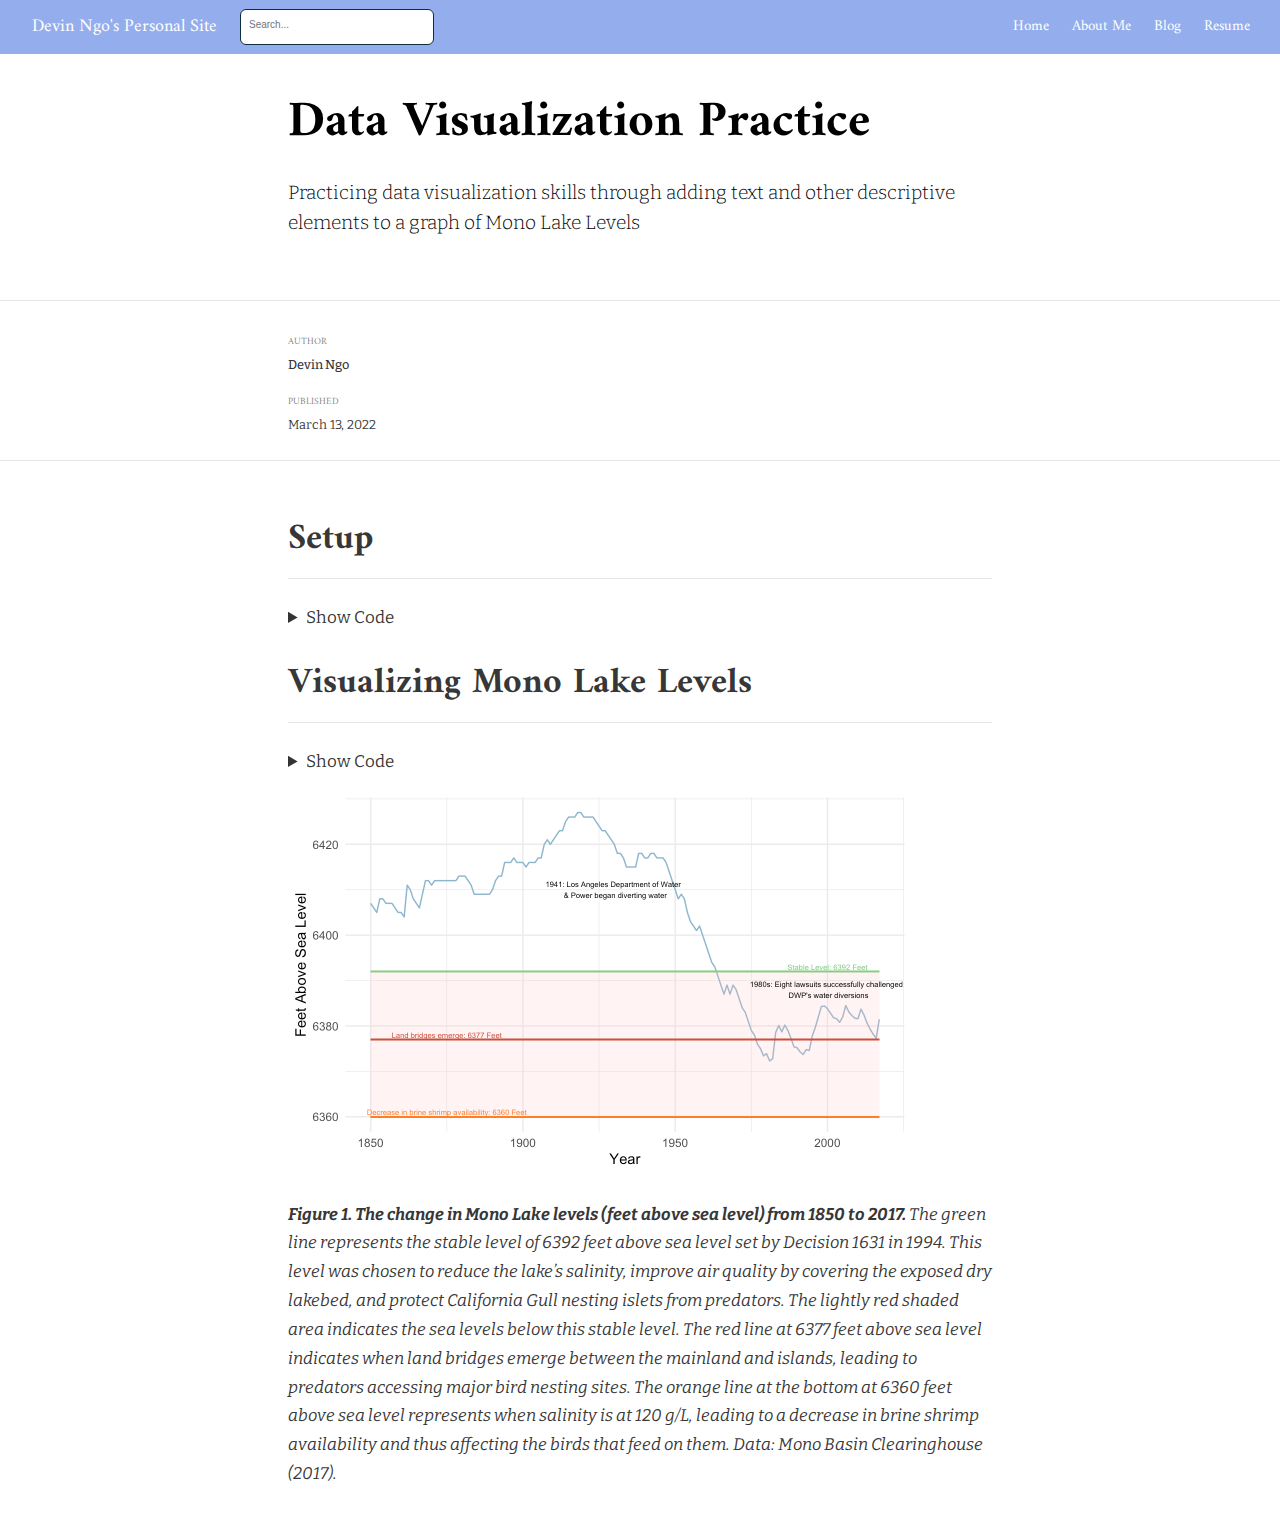
<file: docs/posts/2022-03-13-lake/index.html>
<!DOCTYPE html>

<html xmlns="http://www.w3.org/1999/xhtml" lang="" xml:lang="">

<head>
  <meta charset="utf-8"/>
  <meta name="viewport" content="width=device-width, initial-scale=1"/>
  <meta http-equiv="X-UA-Compatible" content="IE=Edge,chrome=1"/>
  <meta name="generator" content="distill" />

  <style type="text/css">
  /* Hide doc at startup (prevent jankiness while JS renders/transforms) */
  body {
    visibility: hidden;
  }
  </style>

 <!--radix_placeholder_import_source-->
 <!--/radix_placeholder_import_source-->

<style type="text/css">code{white-space: pre;}</style>
<style type="text/css" data-origin="pandoc">
pre > code.sourceCode { white-space: pre; position: relative; }
pre > code.sourceCode > span { display: inline-block; line-height: 1.25; }
pre > code.sourceCode > span:empty { height: 1.2em; }
.sourceCode { overflow: visible; }
code.sourceCode > span { color: inherit; text-decoration: inherit; }
div.sourceCode { margin: 1em 0; }
pre.sourceCode { margin: 0; }
@media screen {
div.sourceCode { overflow: auto; }
}
@media print {
pre > code.sourceCode { white-space: pre-wrap; }
pre > code.sourceCode > span { text-indent: -5em; padding-left: 5em; }
}
pre.numberSource code
  { counter-reset: source-line 0; }
pre.numberSource code > span
  { position: relative; left: -4em; counter-increment: source-line; }
pre.numberSource code > span > a:first-child::before
  { content: counter(source-line);
    position: relative; left: -1em; text-align: right; vertical-align: baseline;
    border: none; display: inline-block;
    -webkit-touch-callout: none; -webkit-user-select: none;
    -khtml-user-select: none; -moz-user-select: none;
    -ms-user-select: none; user-select: none;
    padding: 0 4px; width: 4em;
    color: #aaaaaa;
  }
pre.numberSource { margin-left: 3em; border-left: 1px solid #aaaaaa;  padding-left: 4px; }
div.sourceCode
  {   }
@media screen {
pre > code.sourceCode > span > a:first-child::before { text-decoration: underline; }
}
code span.al { color: #ad0000; } /* Alert */
code span.an { color: #5e5e5e; } /* Annotation */
code span.at { } /* Attribute */
code span.bn { color: #ad0000; } /* BaseN */
code span.bu { } /* BuiltIn */
code span.cf { color: #007ba5; } /* ControlFlow */
code span.ch { color: #20794d; } /* Char */
code span.cn { color: #8f5902; } /* Constant */
code span.co { color: #5e5e5e; } /* Comment */
code span.cv { color: #5e5e5e; font-style: italic; } /* CommentVar */
code span.do { color: #5e5e5e; font-style: italic; } /* Documentation */
code span.dt { color: #ad0000; } /* DataType */
code span.dv { color: #ad0000; } /* DecVal */
code span.er { color: #ad0000; } /* Error */
code span.ex { } /* Extension */
code span.fl { color: #ad0000; } /* Float */
code span.fu { color: #4758ab; } /* Function */
code span.im { } /* Import */
code span.in { color: #5e5e5e; } /* Information */
code span.kw { color: #007ba5; } /* Keyword */
code span.op { color: #5e5e5e; } /* Operator */
code span.ot { color: #007ba5; } /* Other */
code span.pp { color: #ad0000; } /* Preprocessor */
code span.sc { color: #5e5e5e; } /* SpecialChar */
code span.ss { color: #20794d; } /* SpecialString */
code span.st { color: #20794d; } /* String */
code span.va { color: #111111; } /* Variable */
code span.vs { color: #20794d; } /* VerbatimString */
code span.wa { color: #5e5e5e; font-style: italic; } /* Warning */
</style>


  <!--radix_placeholder_meta_tags-->
<title>Devin Ngo's Personal Site: Data Visualization Practice</title>

<meta property="description" itemprop="description" content="Practicing data visualization skills through adding text and other descriptive elements to a graph of Mono Lake Levels"/>


<!--  https://schema.org/Article -->
<meta property="article:published" itemprop="datePublished" content="2022-03-13"/>
<meta property="article:created" itemprop="dateCreated" content="2022-03-13"/>
<meta name="article:author" content="Devin Ngo"/>

<!--  https://developers.facebook.com/docs/sharing/webmasters#markup -->
<meta property="og:title" content="Devin Ngo&#39;s Personal Site: Data Visualization Practice"/>
<meta property="og:type" content="article"/>
<meta property="og:description" content="Practicing data visualization skills through adding text and other descriptive elements to a graph of Mono Lake Levels"/>
<meta property="og:locale" content="en_US"/>
<meta property="og:site_name" content="Devin Ngo&#39;s Personal Site"/>

<!--  https://dev.twitter.com/cards/types/summary -->
<meta property="twitter:card" content="summary"/>
<meta property="twitter:title" content="Devin Ngo&#39;s Personal Site: Data Visualization Practice"/>
<meta property="twitter:description" content="Practicing data visualization skills through adding text and other descriptive elements to a graph of Mono Lake Levels"/>

<!--/radix_placeholder_meta_tags-->
  <!--radix_placeholder_rmarkdown_metadata-->

<script type="text/json" id="radix-rmarkdown-metadata">
{"type":"list","attributes":{"names":{"type":"character","attributes":{},"value":["title","description","author","date","output"]}},"value":[{"type":"character","attributes":{},"value":["Data Visualization Practice"]},{"type":"character","attributes":{},"value":["Practicing data visualization skills through adding text and other descriptive elements to a graph of Mono Lake Levels"]},{"type":"list","attributes":{},"value":[{"type":"list","attributes":{"names":{"type":"character","attributes":{},"value":["name","url"]}},"value":[{"type":"character","attributes":{},"value":["Devin Ngo"]},{"type":"list","attributes":{"names":{"type":"character","attributes":{},"value":[]}},"value":[]}]}]},{"type":"character","attributes":{},"value":["2022-03-13"]},{"type":"list","attributes":{"names":{"type":"character","attributes":{},"value":["distill::distill_article"]}},"value":[{"type":"list","attributes":{"names":{"type":"character","attributes":{},"value":["self_contained","code_folding"]}},"value":[{"type":"logical","attributes":{},"value":[false]},{"type":"character","attributes":{},"value":["Show Code"]}]}]}]}
</script>
<!--/radix_placeholder_rmarkdown_metadata-->
  
  <script type="text/json" id="radix-resource-manifest">
  {"type":"character","attributes":{},"value":["data/mono_lake_annual_levels.csv","lake_files/anchor-4.2.2/anchor.min.js","lake_files/bowser-1.9.3/bowser.min.js","lake_files/distill-2.2.21/template.v2.js","lake_files/figure-html5/unnamed-chunk-2-1.png","lake_files/header-attrs-2.11/header-attrs.js","lake_files/jquery-3.6.0/jquery-3.6.0.js","lake_files/jquery-3.6.0/jquery-3.6.0.min.js","lake_files/jquery-3.6.0/jquery-3.6.0.min.map","lake_files/popper-2.6.0/popper.min.js","lake_files/tippy-6.2.7/tippy-bundle.umd.min.js","lake_files/tippy-6.2.7/tippy-light-border.css","lake_files/tippy-6.2.7/tippy.css","lake_files/tippy-6.2.7/tippy.umd.min.js","lake_files/webcomponents-2.0.0/webcomponents.js"]}
  </script>
  <!--radix_placeholder_navigation_in_header-->
<meta name="distill:offset" content="../.."/>

<script type="application/javascript">

  window.headroom_prevent_pin = false;

  window.document.addEventListener("DOMContentLoaded", function (event) {

    // initialize headroom for banner
    var header = $('header').get(0);
    var headerHeight = header.offsetHeight;
    var headroom = new Headroom(header, {
      tolerance: 5,
      onPin : function() {
        if (window.headroom_prevent_pin) {
          window.headroom_prevent_pin = false;
          headroom.unpin();
        }
      }
    });
    headroom.init();
    if(window.location.hash)
      headroom.unpin();
    $(header).addClass('headroom--transition');

    // offset scroll location for banner on hash change
    // (see: https://github.com/WickyNilliams/headroom.js/issues/38)
    window.addEventListener("hashchange", function(event) {
      window.scrollTo(0, window.pageYOffset - (headerHeight + 25));
    });

    // responsive menu
    $('.distill-site-header').each(function(i, val) {
      var topnav = $(this);
      var toggle = topnav.find('.nav-toggle');
      toggle.on('click', function() {
        topnav.toggleClass('responsive');
      });
    });

    // nav dropdowns
    $('.nav-dropbtn').click(function(e) {
      $(this).next('.nav-dropdown-content').toggleClass('nav-dropdown-active');
      $(this).parent().siblings('.nav-dropdown')
         .children('.nav-dropdown-content').removeClass('nav-dropdown-active');
    });
    $("body").click(function(e){
      $('.nav-dropdown-content').removeClass('nav-dropdown-active');
    });
    $(".nav-dropdown").click(function(e){
      e.stopPropagation();
    });
  });
</script>

<style type="text/css">

/* Theme (user-documented overrideables for nav appearance) */

.distill-site-nav {
  color: rgba(255, 255, 255, 0.8);
  background-color: #0F2E3D;
  font-size: 15px;
  font-weight: 300;
}

.distill-site-nav a {
  color: inherit;
  text-decoration: none;
}

.distill-site-nav a:hover {
  color: white;
}

@media print {
  .distill-site-nav {
    display: none;
  }
}

.distill-site-header {

}

.distill-site-footer {

}


/* Site Header */

.distill-site-header {
  width: 100%;
  box-sizing: border-box;
  z-index: 3;
}

.distill-site-header .nav-left {
  display: inline-block;
  margin-left: 8px;
}

@media screen and (max-width: 768px) {
  .distill-site-header .nav-left {
    margin-left: 0;
  }
}


.distill-site-header .nav-right {
  float: right;
  margin-right: 8px;
}

.distill-site-header a,
.distill-site-header .title {
  display: inline-block;
  text-align: center;
  padding: 14px 10px 14px 10px;
}

.distill-site-header .title {
  font-size: 18px;
  min-width: 150px;
}

.distill-site-header .logo {
  padding: 0;
}

.distill-site-header .logo img {
  display: none;
  max-height: 20px;
  width: auto;
  margin-bottom: -4px;
}

.distill-site-header .nav-image img {
  max-height: 18px;
  width: auto;
  display: inline-block;
  margin-bottom: -3px;
}



@media screen and (min-width: 1000px) {
  .distill-site-header .logo img {
    display: inline-block;
  }
  .distill-site-header .nav-left {
    margin-left: 20px;
  }
  .distill-site-header .nav-right {
    margin-right: 20px;
  }
  .distill-site-header .title {
    padding-left: 12px;
  }
}


.distill-site-header .nav-toggle {
  display: none;
}

.nav-dropdown {
  display: inline-block;
  position: relative;
}

.nav-dropdown .nav-dropbtn {
  border: none;
  outline: none;
  color: rgba(255, 255, 255, 0.8);
  padding: 16px 10px;
  background-color: transparent;
  font-family: inherit;
  font-size: inherit;
  font-weight: inherit;
  margin: 0;
  margin-top: 1px;
  z-index: 2;
}

.nav-dropdown-content {
  display: none;
  position: absolute;
  background-color: white;
  min-width: 200px;
  border: 1px solid rgba(0,0,0,0.15);
  border-radius: 4px;
  box-shadow: 0px 8px 16px 0px rgba(0,0,0,0.1);
  z-index: 1;
  margin-top: 2px;
  white-space: nowrap;
  padding-top: 4px;
  padding-bottom: 4px;
}

.nav-dropdown-content hr {
  margin-top: 4px;
  margin-bottom: 4px;
  border: none;
  border-bottom: 1px solid rgba(0, 0, 0, 0.1);
}

.nav-dropdown-active {
  display: block;
}

.nav-dropdown-content a, .nav-dropdown-content .nav-dropdown-header {
  color: black;
  padding: 6px 24px;
  text-decoration: none;
  display: block;
  text-align: left;
}

.nav-dropdown-content .nav-dropdown-header {
  display: block;
  padding: 5px 24px;
  padding-bottom: 0;
  text-transform: uppercase;
  font-size: 14px;
  color: #999999;
  white-space: nowrap;
}

.nav-dropdown:hover .nav-dropbtn {
  color: white;
}

.nav-dropdown-content a:hover {
  background-color: #ddd;
  color: black;
}

.nav-right .nav-dropdown-content {
  margin-left: -45%;
  right: 0;
}

@media screen and (max-width: 768px) {
  .distill-site-header a, .distill-site-header .nav-dropdown  {display: none;}
  .distill-site-header a.nav-toggle {
    float: right;
    display: block;
  }
  .distill-site-header .title {
    margin-left: 0;
  }
  .distill-site-header .nav-right {
    margin-right: 0;
  }
  .distill-site-header {
    overflow: hidden;
  }
  .nav-right .nav-dropdown-content {
    margin-left: 0;
  }
}


@media screen and (max-width: 768px) {
  .distill-site-header.responsive {position: relative; min-height: 500px; }
  .distill-site-header.responsive a.nav-toggle {
    position: absolute;
    right: 0;
    top: 0;
  }
  .distill-site-header.responsive a,
  .distill-site-header.responsive .nav-dropdown {
    display: block;
    text-align: left;
  }
  .distill-site-header.responsive .nav-left,
  .distill-site-header.responsive .nav-right {
    width: 100%;
  }
  .distill-site-header.responsive .nav-dropdown {float: none;}
  .distill-site-header.responsive .nav-dropdown-content {position: relative;}
  .distill-site-header.responsive .nav-dropdown .nav-dropbtn {
    display: block;
    width: 100%;
    text-align: left;
  }
}

/* Site Footer */

.distill-site-footer {
  width: 100%;
  overflow: hidden;
  box-sizing: border-box;
  z-index: 3;
  margin-top: 30px;
  padding-top: 30px;
  padding-bottom: 30px;
  text-align: center;
}

/* Headroom */

d-title {
  padding-top: 6rem;
}

@media print {
  d-title {
    padding-top: 4rem;
  }
}

.headroom {
  z-index: 1000;
  position: fixed;
  top: 0;
  left: 0;
  right: 0;
}

.headroom--transition {
  transition: all .4s ease-in-out;
}

.headroom--unpinned {
  top: -100px;
}

.headroom--pinned {
  top: 0;
}

/* adjust viewport for navbar height */
/* helps vertically center bootstrap (non-distill) content */
.min-vh-100 {
  min-height: calc(100vh - 100px) !important;
}

</style>

<script src="../../site_libs/jquery-3.6.0/jquery-3.6.0.min.js"></script>
<link href="../../site_libs/font-awesome-5.1.0/css/all.css" rel="stylesheet"/>
<link href="../../site_libs/font-awesome-5.1.0/css/v4-shims.css" rel="stylesheet"/>
<script src="../../site_libs/headroom-0.9.4/headroom.min.js"></script>
<script src="../../site_libs/autocomplete-0.37.1/autocomplete.min.js"></script>
<script src="../../site_libs/fuse-6.4.1/fuse.min.js"></script>

<script type="application/javascript">

function getMeta(metaName) {
  var metas = document.getElementsByTagName('meta');
  for (let i = 0; i < metas.length; i++) {
    if (metas[i].getAttribute('name') === metaName) {
      return metas[i].getAttribute('content');
    }
  }
  return '';
}

function offsetURL(url) {
  var offset = getMeta('distill:offset');
  return offset ? offset + '/' + url : url;
}

function createFuseIndex() {

  // create fuse index
  var options = {
    keys: [
      { name: 'title', weight: 20 },
      { name: 'categories', weight: 15 },
      { name: 'description', weight: 10 },
      { name: 'contents', weight: 5 },
    ],
    ignoreLocation: true,
    threshold: 0
  };
  var fuse = new window.Fuse([], options);

  // fetch the main search.json
  return fetch(offsetURL('search.json'))
    .then(function(response) {
      if (response.status == 200) {
        return response.json().then(function(json) {
          // index main articles
          json.articles.forEach(function(article) {
            fuse.add(article);
          });
          // download collections and index their articles
          return Promise.all(json.collections.map(function(collection) {
            return fetch(offsetURL(collection)).then(function(response) {
              if (response.status === 200) {
                return response.json().then(function(articles) {
                  articles.forEach(function(article) {
                    fuse.add(article);
                  });
                })
              } else {
                return Promise.reject(
                  new Error('Unexpected status from search index request: ' +
                            response.status)
                );
              }
            });
          })).then(function() {
            return fuse;
          });
        });

      } else {
        return Promise.reject(
          new Error('Unexpected status from search index request: ' +
                      response.status)
        );
      }
    });
}

window.document.addEventListener("DOMContentLoaded", function (event) {

  // get search element (bail if we don't have one)
  var searchEl = window.document.getElementById('distill-search');
  if (!searchEl)
    return;

  createFuseIndex()
    .then(function(fuse) {

      // make search box visible
      searchEl.classList.remove('hidden');

      // initialize autocomplete
      var options = {
        autoselect: true,
        hint: false,
        minLength: 2,
      };
      window.autocomplete(searchEl, options, [{
        source: function(query, callback) {
          const searchOptions = {
            isCaseSensitive: false,
            shouldSort: true,
            minMatchCharLength: 2,
            limit: 10,
          };
          var results = fuse.search(query, searchOptions);
          callback(results
            .map(function(result) { return result.item; })
          );
        },
        templates: {
          suggestion: function(suggestion) {
            var img = suggestion.preview && Object.keys(suggestion.preview).length > 0
              ? `<img src="${offsetURL(suggestion.preview)}"</img>`
              : '';
            var html = `
              <div class="search-item">
                <h3>${suggestion.title}</h3>
                <div class="search-item-description">
                  ${suggestion.description || ''}
                </div>
                <div class="search-item-preview">
                  ${img}
                </div>
              </div>
            `;
            return html;
          }
        }
      }]).on('autocomplete:selected', function(event, suggestion) {
        window.location.href = offsetURL(suggestion.path);
      });
      // remove inline display style on autocompleter (we want to
      // manage responsive display via css)
      $('.algolia-autocomplete').css("display", "");
    })
    .catch(function(error) {
      console.log(error);
    });

});

</script>

<style type="text/css">

.nav-search {
  font-size: x-small;
}

/* Algolioa Autocomplete */

.algolia-autocomplete {
  display: inline-block;
  margin-left: 10px;
  vertical-align: sub;
  background-color: white;
  color: black;
  padding: 6px;
  padding-top: 8px;
  padding-bottom: 0;
  border-radius: 6px;
  border: 1px #0F2E3D solid;
  width: 180px;
}


@media screen and (max-width: 768px) {
  .distill-site-nav .algolia-autocomplete {
    display: none;
    visibility: hidden;
  }
  .distill-site-nav.responsive .algolia-autocomplete {
    display: inline-block;
    visibility: visible;
  }
  .distill-site-nav.responsive .algolia-autocomplete .aa-dropdown-menu {
    margin-left: 0;
    width: 400px;
    max-height: 400px;
  }
}

.algolia-autocomplete .aa-input, .algolia-autocomplete .aa-hint {
  width: 90%;
  outline: none;
  border: none;
}

.algolia-autocomplete .aa-hint {
  color: #999;
}
.algolia-autocomplete .aa-dropdown-menu {
  width: 550px;
  max-height: 70vh;
  overflow-x: visible;
  overflow-y: scroll;
  padding: 5px;
  margin-top: 3px;
  margin-left: -150px;
  background-color: #fff;
  border-radius: 5px;
  border: 1px solid #999;
  border-top: none;
}

.algolia-autocomplete .aa-dropdown-menu .aa-suggestion {
  cursor: pointer;
  padding: 5px 4px;
  border-bottom: 1px solid #eee;
}

.algolia-autocomplete .aa-dropdown-menu .aa-suggestion:last-of-type {
  border-bottom: none;
  margin-bottom: 2px;
}

.algolia-autocomplete .aa-dropdown-menu .aa-suggestion .search-item {
  overflow: hidden;
  font-size: 0.8em;
  line-height: 1.4em;
}

.algolia-autocomplete .aa-dropdown-menu .aa-suggestion .search-item h3 {
  font-size: 1rem;
  margin-block-start: 0;
  margin-block-end: 5px;
}

.algolia-autocomplete .aa-dropdown-menu .aa-suggestion .search-item-description {
  display: inline-block;
  overflow: hidden;
  height: 2.8em;
  width: 80%;
  margin-right: 4%;
}

.algolia-autocomplete .aa-dropdown-menu .aa-suggestion .search-item-preview {
  display: inline-block;
  width: 15%;
}

.algolia-autocomplete .aa-dropdown-menu .aa-suggestion .search-item-preview img {
  height: 3em;
  width: auto;
  display: none;
}

.algolia-autocomplete .aa-dropdown-menu .aa-suggestion .search-item-preview img[src] {
  display: initial;
}

.algolia-autocomplete .aa-dropdown-menu .aa-suggestion.aa-cursor {
  background-color: #eee;
}
.algolia-autocomplete .aa-dropdown-menu .aa-suggestion em {
  font-weight: bold;
  font-style: normal;
}

</style>


<!--/radix_placeholder_navigation_in_header-->
  <!--radix_placeholder_distill-->

<style type="text/css">

body {
  background-color: white;
}

.pandoc-table {
  width: 100%;
}

.pandoc-table>caption {
  margin-bottom: 10px;
}

.pandoc-table th:not([align]) {
  text-align: left;
}

.pagedtable-footer {
  font-size: 15px;
}

d-byline .byline {
  grid-template-columns: 2fr 2fr;
}

d-byline .byline h3 {
  margin-block-start: 1.5em;
}

d-byline .byline .authors-affiliations h3 {
  margin-block-start: 0.5em;
}

.authors-affiliations .orcid-id {
  width: 16px;
  height:16px;
  margin-left: 4px;
  margin-right: 4px;
  vertical-align: middle;
  padding-bottom: 2px;
}

d-title .dt-tags {
  margin-top: 1em;
  grid-column: text;
}

.dt-tags .dt-tag {
  text-decoration: none;
  display: inline-block;
  color: rgba(0,0,0,0.6);
  padding: 0em 0.4em;
  margin-right: 0.5em;
  margin-bottom: 0.4em;
  font-size: 70%;
  border: 1px solid rgba(0,0,0,0.2);
  border-radius: 3px;
  text-transform: uppercase;
  font-weight: 500;
}

d-article table.gt_table td,
d-article table.gt_table th {
  border-bottom: none;
}

.html-widget {
  margin-bottom: 2.0em;
}

.l-screen-inset {
  padding-right: 16px;
}

.l-screen .caption {
  margin-left: 10px;
}

.shaded {
  background: rgb(247, 247, 247);
  padding-top: 20px;
  padding-bottom: 20px;
  border-top: 1px solid rgba(0, 0, 0, 0.1);
  border-bottom: 1px solid rgba(0, 0, 0, 0.1);
}

.shaded .html-widget {
  margin-bottom: 0;
  border: 1px solid rgba(0, 0, 0, 0.1);
}

.shaded .shaded-content {
  background: white;
}

.text-output {
  margin-top: 0;
  line-height: 1.5em;
}

.hidden {
  display: none !important;
}

d-article {
  padding-top: 2.5rem;
  padding-bottom: 30px;
}

d-appendix {
  padding-top: 30px;
}

d-article>p>img {
  width: 100%;
}

d-article h2 {
  margin: 1rem 0 1.5rem 0;
}

d-article h3 {
  margin-top: 1.5rem;
}

d-article iframe {
  border: 1px solid rgba(0, 0, 0, 0.1);
  margin-bottom: 2.0em;
  width: 100%;
}

/* Tweak code blocks */

d-article div.sourceCode code,
d-article pre code {
  font-family: Consolas, Monaco, 'Andale Mono', 'Ubuntu Mono', monospace;
}

d-article pre,
d-article div.sourceCode,
d-article div.sourceCode pre {
  overflow: auto;
}

d-article div.sourceCode {
  background-color: white;
}

d-article div.sourceCode pre {
  padding-left: 10px;
  font-size: 12px;
  border-left: 2px solid rgba(0,0,0,0.1);
}

d-article pre {
  font-size: 12px;
  color: black;
  background: none;
  margin-top: 0;
  text-align: left;
  white-space: pre;
  word-spacing: normal;
  word-break: normal;
  word-wrap: normal;
  line-height: 1.5;

  -moz-tab-size: 4;
  -o-tab-size: 4;
  tab-size: 4;

  -webkit-hyphens: none;
  -moz-hyphens: none;
  -ms-hyphens: none;
  hyphens: none;
}

d-article pre a {
  border-bottom: none;
}

d-article pre a:hover {
  border-bottom: none;
  text-decoration: underline;
}

d-article details {
  grid-column: text;
  margin-bottom: 0.8em;
}

@media(min-width: 768px) {

d-article pre,
d-article div.sourceCode,
d-article div.sourceCode pre {
  overflow: visible !important;
}

d-article div.sourceCode pre {
  padding-left: 18px;
  font-size: 14px;
}

d-article pre {
  font-size: 14px;
}

}

figure img.external {
  background: white;
  border: 1px solid rgba(0, 0, 0, 0.1);
  box-shadow: 0 1px 8px rgba(0, 0, 0, 0.1);
  padding: 18px;
  box-sizing: border-box;
}

/* CSS for d-contents */

.d-contents {
  grid-column: text;
  color: rgba(0,0,0,0.8);
  font-size: 0.9em;
  padding-bottom: 1em;
  margin-bottom: 1em;
  padding-bottom: 0.5em;
  margin-bottom: 1em;
  padding-left: 0.25em;
  justify-self: start;
}

@media(min-width: 1000px) {
  .d-contents.d-contents-float {
    height: 0;
    grid-column-start: 1;
    grid-column-end: 4;
    justify-self: center;
    padding-right: 3em;
    padding-left: 2em;
  }
}

.d-contents nav h3 {
  font-size: 18px;
  margin-top: 0;
  margin-bottom: 1em;
}

.d-contents li {
  list-style-type: none
}

.d-contents nav > ul {
  padding-left: 0;
}

.d-contents ul {
  padding-left: 1em
}

.d-contents nav ul li {
  margin-top: 0.6em;
  margin-bottom: 0.2em;
}

.d-contents nav a {
  font-size: 13px;
  border-bottom: none;
  text-decoration: none
  color: rgba(0, 0, 0, 0.8);
}

.d-contents nav a:hover {
  text-decoration: underline solid rgba(0, 0, 0, 0.6)
}

.d-contents nav > ul > li > a {
  font-weight: 600;
}

.d-contents nav > ul > li > ul {
  font-weight: inherit;
}

.d-contents nav > ul > li > ul > li {
  margin-top: 0.2em;
}


.d-contents nav ul {
  margin-top: 0;
  margin-bottom: 0.25em;
}

.d-article-with-toc h2:nth-child(2) {
  margin-top: 0;
}


/* Figure */

.figure {
  position: relative;
  margin-bottom: 2.5em;
  margin-top: 1.5em;
}

.figure img {
  width: 100%;
}

.figure .caption {
  color: rgba(0, 0, 0, 0.6);
  font-size: 12px;
  line-height: 1.5em;
}

.figure img.external {
  background: white;
  border: 1px solid rgba(0, 0, 0, 0.1);
  box-shadow: 0 1px 8px rgba(0, 0, 0, 0.1);
  padding: 18px;
  box-sizing: border-box;
}

.figure .caption a {
  color: rgba(0, 0, 0, 0.6);
}

.figure .caption b,
.figure .caption strong, {
  font-weight: 600;
  color: rgba(0, 0, 0, 1.0);
}

/* Citations */

d-article .citation {
  color: inherit;
  cursor: inherit;
}

div.hanging-indent{
  margin-left: 1em; text-indent: -1em;
}

/* Citation hover box */

.tippy-box[data-theme~=light-border] {
  background-color: rgba(250, 250, 250, 0.95);
}

.tippy-content > p {
  margin-bottom: 0;
  padding: 2px;
}


/* Tweak 1000px media break to show more text */

@media(min-width: 1000px) {
  .base-grid,
  distill-header,
  d-title,
  d-abstract,
  d-article,
  d-appendix,
  distill-appendix,
  d-byline,
  d-footnote-list,
  d-citation-list,
  distill-footer {
    grid-template-columns: [screen-start] 1fr [page-start kicker-start] 80px [middle-start] 50px [text-start kicker-end] 65px 65px 65px 65px 65px 65px 65px 65px [text-end gutter-start] 65px [middle-end] 65px [page-end gutter-end] 1fr [screen-end];
    grid-column-gap: 16px;
  }

  .grid {
    grid-column-gap: 16px;
  }

  d-article {
    font-size: 1.06rem;
    line-height: 1.7em;
  }
  figure .caption, .figure .caption, figure figcaption {
    font-size: 13px;
  }
}

@media(min-width: 1180px) {
  .base-grid,
  distill-header,
  d-title,
  d-abstract,
  d-article,
  d-appendix,
  distill-appendix,
  d-byline,
  d-footnote-list,
  d-citation-list,
  distill-footer {
    grid-template-columns: [screen-start] 1fr [page-start kicker-start] 60px [middle-start] 60px [text-start kicker-end] 60px 60px 60px 60px 60px 60px 60px 60px [text-end gutter-start] 60px [middle-end] 60px [page-end gutter-end] 1fr [screen-end];
    grid-column-gap: 32px;
  }

  .grid {
    grid-column-gap: 32px;
  }
}


/* Get the citation styles for the appendix (not auto-injected on render since
   we do our own rendering of the citation appendix) */

d-appendix .citation-appendix,
.d-appendix .citation-appendix {
  font-size: 11px;
  line-height: 15px;
  border-left: 1px solid rgba(0, 0, 0, 0.1);
  padding-left: 18px;
  border: 1px solid rgba(0,0,0,0.1);
  background: rgba(0, 0, 0, 0.02);
  padding: 10px 18px;
  border-radius: 3px;
  color: rgba(150, 150, 150, 1);
  overflow: hidden;
  margin-top: -12px;
  white-space: pre-wrap;
  word-wrap: break-word;
}

/* Include appendix styles here so they can be overridden */

d-appendix {
  contain: layout style;
  font-size: 0.8em;
  line-height: 1.7em;
  margin-top: 60px;
  margin-bottom: 0;
  border-top: 1px solid rgba(0, 0, 0, 0.1);
  color: rgba(0,0,0,0.5);
  padding-top: 60px;
  padding-bottom: 48px;
}

d-appendix h3 {
  grid-column: page-start / text-start;
  font-size: 15px;
  font-weight: 500;
  margin-top: 1em;
  margin-bottom: 0;
  color: rgba(0,0,0,0.65);
}

d-appendix h3 + * {
  margin-top: 1em;
}

d-appendix ol {
  padding: 0 0 0 15px;
}

@media (min-width: 768px) {
  d-appendix ol {
    padding: 0 0 0 30px;
    margin-left: -30px;
  }
}

d-appendix li {
  margin-bottom: 1em;
}

d-appendix a {
  color: rgba(0, 0, 0, 0.6);
}

d-appendix > * {
  grid-column: text;
}

d-appendix > d-footnote-list,
d-appendix > d-citation-list,
d-appendix > distill-appendix {
  grid-column: screen;
}

/* Include footnote styles here so they can be overridden */

d-footnote-list {
  contain: layout style;
}

d-footnote-list > * {
  grid-column: text;
}

d-footnote-list a.footnote-backlink {
  color: rgba(0,0,0,0.3);
  padding-left: 0.5em;
}



/* Anchor.js */

.anchorjs-link {
  /*transition: all .25s linear; */
  text-decoration: none;
  border-bottom: none;
}
*:hover > .anchorjs-link {
  margin-left: -1.125em !important;
  text-decoration: none;
  border-bottom: none;
}

/* Social footer */

.social_footer {
  margin-top: 30px;
  margin-bottom: 0;
  color: rgba(0,0,0,0.67);
}

.disqus-comments {
  margin-right: 30px;
}

.disqus-comment-count {
  border-bottom: 1px solid rgba(0, 0, 0, 0.4);
  cursor: pointer;
}

#disqus_thread {
  margin-top: 30px;
}

.article-sharing a {
  border-bottom: none;
  margin-right: 8px;
}

.article-sharing a:hover {
  border-bottom: none;
}

.sidebar-section.subscribe {
  font-size: 12px;
  line-height: 1.6em;
}

.subscribe p {
  margin-bottom: 0.5em;
}


.article-footer .subscribe {
  font-size: 15px;
  margin-top: 45px;
}


.sidebar-section.custom {
  font-size: 12px;
  line-height: 1.6em;
}

.custom p {
  margin-bottom: 0.5em;
}

/* Styles for listing layout (hide title) */
.layout-listing d-title, .layout-listing .d-title {
  display: none;
}

/* Styles for posts lists (not auto-injected) */


.posts-with-sidebar {
  padding-left: 45px;
  padding-right: 45px;
}

.posts-list .description h2,
.posts-list .description p {
  font-family: -apple-system, BlinkMacSystemFont, "Segoe UI", Roboto, Oxygen, Ubuntu, Cantarell, "Fira Sans", "Droid Sans", "Helvetica Neue", Arial, sans-serif;
}

.posts-list .description h2 {
  font-weight: 700;
  border-bottom: none;
  padding-bottom: 0;
}

.posts-list h2.post-tag {
  border-bottom: 1px solid rgba(0, 0, 0, 0.2);
  padding-bottom: 12px;
}
.posts-list {
  margin-top: 60px;
  margin-bottom: 24px;
}

.posts-list .post-preview {
  text-decoration: none;
  overflow: hidden;
  display: block;
  border-bottom: 1px solid rgba(0, 0, 0, 0.1);
  padding: 24px 0;
}

.post-preview-last {
  border-bottom: none !important;
}

.posts-list .posts-list-caption {
  grid-column: screen;
  font-weight: 400;
}

.posts-list .post-preview h2 {
  margin: 0 0 6px 0;
  line-height: 1.2em;
  font-style: normal;
  font-size: 24px;
}

.posts-list .post-preview p {
  margin: 0 0 12px 0;
  line-height: 1.4em;
  font-size: 16px;
}

.posts-list .post-preview .thumbnail {
  box-sizing: border-box;
  margin-bottom: 24px;
  position: relative;
  max-width: 500px;
}
.posts-list .post-preview img {
  width: 100%;
  display: block;
}

.posts-list .metadata {
  font-size: 12px;
  line-height: 1.4em;
  margin-bottom: 18px;
}

.posts-list .metadata > * {
  display: inline-block;
}

.posts-list .metadata .publishedDate {
  margin-right: 2em;
}

.posts-list .metadata .dt-authors {
  display: block;
  margin-top: 0.3em;
  margin-right: 2em;
}

.posts-list .dt-tags {
  display: block;
  line-height: 1em;
}

.posts-list .dt-tags .dt-tag {
  display: inline-block;
  color: rgba(0,0,0,0.6);
  padding: 0.3em 0.4em;
  margin-right: 0.2em;
  margin-bottom: 0.4em;
  font-size: 60%;
  border: 1px solid rgba(0,0,0,0.2);
  border-radius: 3px;
  text-transform: uppercase;
  font-weight: 500;
}

.posts-list img {
  opacity: 1;
}

.posts-list img[data-src] {
  opacity: 0;
}

.posts-more {
  clear: both;
}


.posts-sidebar {
  font-size: 16px;
}

.posts-sidebar h3 {
  font-size: 16px;
  margin-top: 0;
  margin-bottom: 0.5em;
  font-weight: 400;
  text-transform: uppercase;
}

.sidebar-section {
  margin-bottom: 30px;
}

.categories ul {
  list-style-type: none;
  margin: 0;
  padding: 0;
}

.categories li {
  color: rgba(0, 0, 0, 0.8);
  margin-bottom: 0;
}

.categories li>a {
  border-bottom: none;
}

.categories li>a:hover {
  border-bottom: 1px solid rgba(0, 0, 0, 0.4);
}

.categories .active {
  font-weight: 600;
}

.categories .category-count {
  color: rgba(0, 0, 0, 0.4);
}


@media(min-width: 768px) {
  .posts-list .post-preview h2 {
    font-size: 26px;
  }
  .posts-list .post-preview .thumbnail {
    float: right;
    width: 30%;
    margin-bottom: 0;
  }
  .posts-list .post-preview .description {
    float: left;
    width: 45%;
  }
  .posts-list .post-preview .metadata {
    float: left;
    width: 20%;
    margin-top: 8px;
  }
  .posts-list .post-preview p {
    margin: 0 0 12px 0;
    line-height: 1.5em;
    font-size: 16px;
  }
  .posts-with-sidebar .posts-list {
    float: left;
    width: 75%;
  }
  .posts-with-sidebar .posts-sidebar {
    float: right;
    width: 20%;
    margin-top: 60px;
    padding-top: 24px;
    padding-bottom: 24px;
  }
}


/* Improve display for browsers without grid (IE/Edge <= 15) */

.downlevel {
  line-height: 1.6em;
  font-family: -apple-system, BlinkMacSystemFont, "Segoe UI", Roboto, Oxygen, Ubuntu, Cantarell, "Fira Sans", "Droid Sans", "Helvetica Neue", Arial, sans-serif;
  margin: 0;
}

.downlevel .d-title {
  padding-top: 6rem;
  padding-bottom: 1.5rem;
}

.downlevel .d-title h1 {
  font-size: 50px;
  font-weight: 700;
  line-height: 1.1em;
  margin: 0 0 0.5rem;
}

.downlevel .d-title p {
  font-weight: 300;
  font-size: 1.2rem;
  line-height: 1.55em;
  margin-top: 0;
}

.downlevel .d-byline {
  padding-top: 0.8em;
  padding-bottom: 0.8em;
  font-size: 0.8rem;
  line-height: 1.8em;
}

.downlevel .section-separator {
  border: none;
  border-top: 1px solid rgba(0, 0, 0, 0.1);
}

.downlevel .d-article {
  font-size: 1.06rem;
  line-height: 1.7em;
  padding-top: 1rem;
  padding-bottom: 2rem;
}


.downlevel .d-appendix {
  padding-left: 0;
  padding-right: 0;
  max-width: none;
  font-size: 0.8em;
  line-height: 1.7em;
  margin-bottom: 0;
  color: rgba(0,0,0,0.5);
  padding-top: 40px;
  padding-bottom: 48px;
}

.downlevel .footnotes ol {
  padding-left: 13px;
}

.downlevel .base-grid,
.downlevel .distill-header,
.downlevel .d-title,
.downlevel .d-abstract,
.downlevel .d-article,
.downlevel .d-appendix,
.downlevel .distill-appendix,
.downlevel .d-byline,
.downlevel .d-footnote-list,
.downlevel .d-citation-list,
.downlevel .distill-footer,
.downlevel .appendix-bottom,
.downlevel .posts-container {
  padding-left: 40px;
  padding-right: 40px;
}

@media(min-width: 768px) {
  .downlevel .base-grid,
  .downlevel .distill-header,
  .downlevel .d-title,
  .downlevel .d-abstract,
  .downlevel .d-article,
  .downlevel .d-appendix,
  .downlevel .distill-appendix,
  .downlevel .d-byline,
  .downlevel .d-footnote-list,
  .downlevel .d-citation-list,
  .downlevel .distill-footer,
  .downlevel .appendix-bottom,
  .downlevel .posts-container {
  padding-left: 150px;
  padding-right: 150px;
  max-width: 900px;
}
}

.downlevel pre code {
  display: block;
  border-left: 2px solid rgba(0, 0, 0, .1);
  padding: 0 0 0 20px;
  font-size: 14px;
}

.downlevel code, .downlevel pre {
  color: black;
  background: none;
  font-family: Consolas, Monaco, 'Andale Mono', 'Ubuntu Mono', monospace;
  text-align: left;
  white-space: pre;
  word-spacing: normal;
  word-break: normal;
  word-wrap: normal;
  line-height: 1.5;

  -moz-tab-size: 4;
  -o-tab-size: 4;
  tab-size: 4;

  -webkit-hyphens: none;
  -moz-hyphens: none;
  -ms-hyphens: none;
  hyphens: none;
}

.downlevel .posts-list .post-preview {
  color: inherit;
}



</style>

<script type="application/javascript">

function is_downlevel_browser() {
  if (bowser.isUnsupportedBrowser({ msie: "12", msedge: "16"},
                                 window.navigator.userAgent)) {
    return true;
  } else {
    return window.load_distill_framework === undefined;
  }
}

// show body when load is complete
function on_load_complete() {

  // add anchors
  if (window.anchors) {
    window.anchors.options.placement = 'left';
    window.anchors.add('d-article > h2, d-article > h3, d-article > h4, d-article > h5');
  }


  // set body to visible
  document.body.style.visibility = 'visible';

  // force redraw for leaflet widgets
  if (window.HTMLWidgets) {
    var maps = window.HTMLWidgets.findAll(".leaflet");
    $.each(maps, function(i, el) {
      var map = this.getMap();
      map.invalidateSize();
      map.eachLayer(function(layer) {
        if (layer instanceof L.TileLayer)
          layer.redraw();
      });
    });
  }

  // trigger 'shown' so htmlwidgets resize
  $('d-article').trigger('shown');
}

function init_distill() {

  init_common();

  // create front matter
  var front_matter = $('<d-front-matter></d-front-matter>');
  $('#distill-front-matter').wrap(front_matter);

  // create d-title
  $('.d-title').changeElementType('d-title');

  // create d-byline
  var byline = $('<d-byline></d-byline>');
  $('.d-byline').replaceWith(byline);

  // create d-article
  var article = $('<d-article></d-article>');
  $('.d-article').wrap(article).children().unwrap();

  // move posts container into article
  $('.posts-container').appendTo($('d-article'));

  // create d-appendix
  $('.d-appendix').changeElementType('d-appendix');

  // flag indicating that we have appendix items
  var appendix = $('.appendix-bottom').children('h3').length > 0;

  // replace footnotes with <d-footnote>
  $('.footnote-ref').each(function(i, val) {
    appendix = true;
    var href = $(this).attr('href');
    var id = href.replace('#', '');
    var fn = $('#' + id);
    var fn_p = $('#' + id + '>p');
    fn_p.find('.footnote-back').remove();
    var text = fn_p.html();
    var dtfn = $('<d-footnote></d-footnote>');
    dtfn.html(text);
    $(this).replaceWith(dtfn);
  });
  // remove footnotes
  $('.footnotes').remove();

  // move refs into #references-listing
  $('#references-listing').replaceWith($('#refs'));

  $('h1.appendix, h2.appendix').each(function(i, val) {
    $(this).changeElementType('h3');
  });
  $('h3.appendix').each(function(i, val) {
    var id = $(this).attr('id');
    $('.d-contents a[href="#' + id + '"]').parent().remove();
    appendix = true;
    $(this).nextUntil($('h1, h2, h3')).addBack().appendTo($('d-appendix'));
  });

  // show d-appendix if we have appendix content
  $("d-appendix").css('display', appendix ? 'grid' : 'none');

  // localize layout chunks to just output
  $('.layout-chunk').each(function(i, val) {

    // capture layout
    var layout = $(this).attr('data-layout');

    // apply layout to markdown level block elements
    var elements = $(this).children().not('details, div.sourceCode, pre, script');
    elements.each(function(i, el) {
      var layout_div = $('<div class="' + layout + '"></div>');
      if (layout_div.hasClass('shaded')) {
        var shaded_content = $('<div class="shaded-content"></div>');
        $(this).wrap(shaded_content);
        $(this).parent().wrap(layout_div);
      } else {
        $(this).wrap(layout_div);
      }
    });


    // unwrap the layout-chunk div
    $(this).children().unwrap();
  });

  // remove code block used to force  highlighting css
  $('.distill-force-highlighting-css').parent().remove();

  // remove empty line numbers inserted by pandoc when using a
  // custom syntax highlighting theme
  $('code.sourceCode a:empty').remove();

  // load distill framework
  load_distill_framework();

  // wait for window.distillRunlevel == 4 to do post processing
  function distill_post_process() {

    if (!window.distillRunlevel || window.distillRunlevel < 4)
      return;

    // hide author/affiliations entirely if we have no authors
    var front_matter = JSON.parse($("#distill-front-matter").html());
    var have_authors = front_matter.authors && front_matter.authors.length > 0;
    if (!have_authors)
      $('d-byline').addClass('hidden');

    // article with toc class
    $('.d-contents').parent().addClass('d-article-with-toc');

    // strip links that point to #
    $('.authors-affiliations').find('a[href="#"]').removeAttr('href');

    // add orcid ids
    $('.authors-affiliations').find('.author').each(function(i, el) {
      var orcid_id = front_matter.authors[i].orcidID;
      if (orcid_id) {
        var a = $('<a></a>');
        a.attr('href', 'https://orcid.org/' + orcid_id);
        var img = $('<img></img>');
        img.addClass('orcid-id');
        img.attr('alt', 'ORCID ID');
        img.attr('src','[data-uri]');
        a.append(img);
        $(this).append(a);
      }
    });

    // hide elements of author/affiliations grid that have no value
    function hide_byline_column(caption) {
      $('d-byline').find('h3:contains("' + caption + '")').parent().css('visibility', 'hidden');
    }

    // affiliations
    var have_affiliations = false;
    for (var i = 0; i<front_matter.authors.length; ++i) {
      var author = front_matter.authors[i];
      if (author.affiliation !== "&nbsp;") {
        have_affiliations = true;
        break;
      }
    }
    if (!have_affiliations)
      $('d-byline').find('h3:contains("Affiliations")').css('visibility', 'hidden');

    // published date
    if (!front_matter.publishedDate)
      hide_byline_column("Published");

    // document object identifier
    var doi = $('d-byline').find('h3:contains("DOI")');
    var doi_p = doi.next().empty();
    if (!front_matter.doi) {
      // if we have a citation and valid citationText then link to that
      if ($('#citation').length > 0 && front_matter.citationText) {
        doi.html('Citation');
        $('<a href="#citation"></a>')
          .text(front_matter.citationText)
          .appendTo(doi_p);
      } else {
        hide_byline_column("DOI");
      }
    } else {
      $('<a></a>')
         .attr('href', "https://doi.org/" + front_matter.doi)
         .html(front_matter.doi)
         .appendTo(doi_p);
    }

     // change plural form of authors/affiliations
    if (front_matter.authors.length === 1) {
      var grid = $('.authors-affiliations');
      grid.children('h3:contains("Authors")').text('Author');
      grid.children('h3:contains("Affiliations")').text('Affiliation');
    }

    // remove d-appendix and d-footnote-list local styles
    $('d-appendix > style:first-child').remove();
    $('d-footnote-list > style:first-child').remove();

    // move appendix-bottom entries to the bottom
    $('.appendix-bottom').appendTo('d-appendix').children().unwrap();
    $('.appendix-bottom').remove();

    // hoverable references
    $('span.citation[data-cites]').each(function() {
      var refs = $(this).attr('data-cites').split(" ");
      var refHtml = refs.map(function(ref) {
        return "<p>" + $('#ref-' + ref).html() + "</p>";
      }).join("\n");
      window.tippy(this, {
        allowHTML: true,
        content: refHtml,
        maxWidth: 500,
        interactive: true,
        interactiveBorder: 10,
        theme: 'light-border',
        placement: 'bottom-start'
      });
    });

    // clear polling timer
    clearInterval(tid);

    // show body now that everything is ready
    on_load_complete();
  }

  var tid = setInterval(distill_post_process, 50);
  distill_post_process();

}

function init_downlevel() {

  init_common();

   // insert hr after d-title
  $('.d-title').after($('<hr class="section-separator"/>'));

  // check if we have authors
  var front_matter = JSON.parse($("#distill-front-matter").html());
  var have_authors = front_matter.authors && front_matter.authors.length > 0;

  // manage byline/border
  if (!have_authors)
    $('.d-byline').remove();
  $('.d-byline').after($('<hr class="section-separator"/>'));
  $('.d-byline a').remove();

  // remove toc
  $('.d-contents').remove();

  // move appendix elements
  $('h1.appendix, h2.appendix').each(function(i, val) {
    $(this).changeElementType('h3');
  });
  $('h3.appendix').each(function(i, val) {
    $(this).nextUntil($('h1, h2, h3')).addBack().appendTo($('.d-appendix'));
  });


  // inject headers into references and footnotes
  var refs_header = $('<h3></h3>');
  refs_header.text('References');
  $('#refs').prepend(refs_header);

  var footnotes_header = $('<h3></h3');
  footnotes_header.text('Footnotes');
  $('.footnotes').children('hr').first().replaceWith(footnotes_header);

  // move appendix-bottom entries to the bottom
  $('.appendix-bottom').appendTo('.d-appendix').children().unwrap();
  $('.appendix-bottom').remove();

  // remove appendix if it's empty
  if ($('.d-appendix').children().length === 0)
    $('.d-appendix').remove();

  // prepend separator above appendix
  $('.d-appendix').before($('<hr class="section-separator" style="clear: both"/>'));

  // trim code
  $('pre>code').each(function(i, val) {
    $(this).html($.trim($(this).html()));
  });

  // move posts-container right before article
  $('.posts-container').insertBefore($('.d-article'));

  $('body').addClass('downlevel');

  on_load_complete();
}


function init_common() {

  // jquery plugin to change element types
  (function($) {
    $.fn.changeElementType = function(newType) {
      var attrs = {};

      $.each(this[0].attributes, function(idx, attr) {
        attrs[attr.nodeName] = attr.nodeValue;
      });

      this.replaceWith(function() {
        return $("<" + newType + "/>", attrs).append($(this).contents());
      });
    };
  })(jQuery);

  // prevent underline for linked images
  $('a > img').parent().css({'border-bottom' : 'none'});

  // mark non-body figures created by knitr chunks as 100% width
  $('.layout-chunk').each(function(i, val) {
    var figures = $(this).find('img, .html-widget');
    if ($(this).attr('data-layout') !== "l-body") {
      figures.css('width', '100%');
    } else {
      figures.css('max-width', '100%');
      figures.filter("[width]").each(function(i, val) {
        var fig = $(this);
        fig.css('width', fig.attr('width') + 'px');
      });

    }
  });

  // auto-append index.html to post-preview links in file: protocol
  // and in rstudio ide preview
  $('.post-preview').each(function(i, val) {
    if (window.location.protocol === "file:")
      $(this).attr('href', $(this).attr('href') + "index.html");
  });

  // get rid of index.html references in header
  if (window.location.protocol !== "file:") {
    $('.distill-site-header a[href]').each(function(i,val) {
      $(this).attr('href', $(this).attr('href').replace("index.html", "./"));
    });
  }

  // add class to pandoc style tables
  $('tr.header').parent('thead').parent('table').addClass('pandoc-table');
  $('.kable-table').children('table').addClass('pandoc-table');

  // add figcaption style to table captions
  $('caption').parent('table').addClass("figcaption");

  // initialize posts list
  if (window.init_posts_list)
    window.init_posts_list();

  // implmement disqus comment link
  $('.disqus-comment-count').click(function() {
    window.headroom_prevent_pin = true;
    $('#disqus_thread').toggleClass('hidden');
    if (!$('#disqus_thread').hasClass('hidden')) {
      var offset = $(this).offset();
      $(window).resize();
      $('html, body').animate({
        scrollTop: offset.top - 35
      });
    }
  });
}

document.addEventListener('DOMContentLoaded', function() {
  if (is_downlevel_browser())
    init_downlevel();
  else
    window.addEventListener('WebComponentsReady', init_distill);
});

</script>

<style type="text/css">
/* base variables */

/* Edit the CSS properties in this file to create a custom
   Distill theme. Only edit values in the right column
   for each row; values shown are the CSS defaults.
   To return any property to the default,
   you may set its value to: unset
   All rows must end with a semi-colon.                      */

/* Optional: embed custom fonts here with `@import`          */
/* This must remain at the top of this file.                 */



html {
  /*-- Main font sizes --*/
  --title-size:      50px;
  --body-size:       1.06rem;
  --code-size:       14px;
  --aside-size:      12px;
  --fig-cap-size:    13px;
  /*-- Main font colors --*/
  --title-color:     #000000;
  --header-color:    rgba(0, 0, 0, 0.8);
  --body-color:      rgba(0, 0, 0, 0.8);
  --aside-color:     rgba(0, 0, 0, 0.6);
  --fig-cap-color:   rgba(0, 0, 0, 0.6);
  /*-- Specify custom fonts ~~~ must be imported above   --*/
  --heading-font:    sans-serif;
  --mono-font:       monospace;
  --body-font:       sans-serif;
  --navbar-font:     sans-serif;  /* websites + blogs only */
}

/*-- ARTICLE METADATA --*/
d-byline {
  --heading-size:    0.6rem;
  --heading-color:   rgba(0, 0, 0, 0.5);
  --body-size:       0.8rem;
  --body-color:      rgba(0, 0, 0, 0.8);
}

/*-- ARTICLE TABLE OF CONTENTS --*/
.d-contents {
  --heading-size:    18px;
  --contents-size:   13px;
}

/*-- ARTICLE APPENDIX --*/
d-appendix {
  --heading-size:    15px;
  --heading-color:   rgba(0, 0, 0, 0.65);
  --text-size:       0.8em;
  --text-color:      rgba(0, 0, 0, 0.5);
}

/*-- WEBSITE HEADER + FOOTER --*/
/* These properties only apply to Distill sites and blogs  */

.distill-site-header {
  --title-size:       18px;
  --text-color:       rgba(255, 255, 255, 0.8);
  --text-size:        15px;
  --hover-color:      white;
  --bkgd-color:       #0F2E3D;
}

.distill-site-footer {
  --text-color:       rgba(255, 255, 255, 0.8);
  --text-size:        15px;
  --hover-color:      white;
  --bkgd-color:       #0F2E3D;
}

/*-- Additional custom styles --*/
/* Add any additional CSS rules below                      */
</style>
<style type="text/css">
/* base variables */

/* Edit the CSS properties in this file to create a custom
   Distill theme. Only edit values in the right column
   for each row; values shown are the CSS defaults.
   To return any property to the default,
   you may set its value to: unset
   All rows must end with a semi-colon.                      */

/* Optional: embed custom fonts here with `@import`          */
/* This must remain at the top of this file.                 */
/* Optional: embed custom fonts here with `@import`          */
/* This must remain at the top of this file.                 */
@import url('https://fonts.googleapis.com/css2?family=Amiri');
@import url('https://fonts.googleapis.com/css2?family=Bitter');
@import url('https://fonts.googleapis.com/css2?family=DM+Mono');

html {
  /*-- Main font sizes --*/
  --title-size:      50px;
  --body-size:       1.06rem;
  --code-size:       14px;
  --aside-size:      12px;
  --fig-cap-size:    13px;
  /*-- Main font colors --*/
  --title-color:     #000000;
  --header-color:    rgba(0, 0, 0, 0.8);
  --body-color:      rgba(0, 0, 0, 0.8);
  --aside-color:     rgba(0, 0, 0, 0.6);
  --fig-cap-color:   rgba(0, 0, 0, 0.6);
  /*-- Specify custom fonts ~~~ must be imported above   --*/
  --heading-font:    "Amiri", serif;
  --mono-font:       "DM Mono", monospace;
  --body-font:       "Bitter", sans-serif;
  --navbar-font:     "Amiri", serif;
}

/*-- ARTICLE METADATA --*/
d-byline {
  --heading-size:    0.6rem;
  --heading-color:   rgba(0, 0, 0, 0.5);
  --body-size:       0.8rem;
  --body-color:      rgba(0, 0, 0, 0.8);
}

/*-- ARTICLE TABLE OF CONTENTS --*/
.d-contents {
  --heading-size:    18px;
  --contents-size:   13px;
}

/*-- ARTICLE APPENDIX --*/
d-appendix {
  --heading-size:    15px;
  --heading-color:   rgba(0, 0, 0, 0.65);
  --text-size:       0.8em;
  --text-color:      rgba(0, 0, 0, 0.5);
}

/*-- WEBSITE HEADER + FOOTER --*/
/* These properties only apply to Distill sites and blogs  */

.distill-site-header {
  --title-size:       18px;
  --text-color:       #ffffff; /* edited */
  --text-size:        15px;
  --hover-color:      #dd424c; /* edited */
  --bkgd-color:       #93aded; /* edited */
}

.distill-site-footer {
  --text-color:       rgba(255, 255, 255, 0.8);
  --text-size:        15px;
  --hover-color:      white;
  --bkgd-color:       #0F2E3D;
}

/*-- Additional custom styles --*/
/* Add any additional CSS rules below                      */

/* Change bullets */
ul > li::marker {
  font-size: 1.125em;
  color: #ff414b;
}

/* Change link appearance */
d-article a {
  border-bottom: 2px solid #ffd8db;
  text-decoration: none;
}</style>
<style type="text/css">
/* base style */

/* FONT FAMILIES */

:root {
  --heading-default: -apple-system, BlinkMacSystemFont, "Segoe UI", Roboto, Oxygen, Ubuntu, Cantarell, "Fira Sans", "Droid Sans", "Helvetica Neue", Arial, sans-serif;
  --mono-default: Consolas, Monaco, 'Andale Mono', 'Ubuntu Mono', monospace;
  --body-default: -apple-system, BlinkMacSystemFont, "Segoe UI", Roboto, Oxygen, Ubuntu, Cantarell, "Fira Sans", "Droid Sans", "Helvetica Neue", Arial, sans-serif;
}

body,
.posts-list .post-preview p,
.posts-list .description p {
  font-family: var(--body-font), var(--body-default);
}

h1, h2, h3, h4, h5, h6,
.posts-list .post-preview h2,
.posts-list .description h2 {
  font-family: var(--heading-font), var(--heading-default);
}

d-article div.sourceCode code,
d-article pre code {
  font-family: var(--mono-font), var(--mono-default);
}


/*-- TITLE --*/
d-title h1,
.posts-list > h1 {
  color: var(--title-color, black);
}

d-title h1 {
  font-size: var(--title-size, 50px);
}

/*-- HEADERS --*/
d-article h1,
d-article h2,
d-article h3,
d-article h4,
d-article h5,
d-article h6 {
  color: var(--header-color, rgba(0, 0, 0, 0.8));
}

/*-- BODY --*/
d-article > p,  /* only text inside of <p> tags */
d-article > ul, /* lists */
d-article > ol {
  color: var(--body-color, rgba(0, 0, 0, 0.8));
  font-size: var(--body-size, 1.06rem);
}


/*-- CODE --*/
d-article div.sourceCode code,
d-article pre code {
  font-size: var(--code-size, 14px);
}

/*-- ASIDE --*/
d-article aside {
  font-size: var(--aside-size, 12px);
  color: var(--aside-color, rgba(0, 0, 0, 0.6));
}

/*-- FIGURE CAPTIONS --*/
figure .caption,
figure figcaption,
.figure .caption {
  font-size: var(--fig-cap-size, 13px);
  color: var(--fig-cap-color, rgba(0, 0, 0, 0.6));
}

/*-- METADATA --*/
d-byline h3 {
  font-size: var(--heading-size, 0.6rem);
  color: var(--heading-color, rgba(0, 0, 0, 0.5));
}

d-byline {
  font-size: var(--body-size, 0.8rem);
  color: var(--body-color, rgba(0, 0, 0, 0.8));
}

d-byline a,
d-article d-byline a {
  color: var(--body-color, rgba(0, 0, 0, 0.8));
}

/*-- TABLE OF CONTENTS --*/
.d-contents nav h3 {
  font-size: var(--heading-size, 18px);
}

.d-contents nav a {
  font-size: var(--contents-size, 13px);
}

/*-- APPENDIX --*/
d-appendix h3 {
  font-size: var(--heading-size, 15px);
  color: var(--heading-color, rgba(0, 0, 0, 0.65));
}

d-appendix {
  font-size: var(--text-size, 0.8em);
  color: var(--text-color, rgba(0, 0, 0, 0.5));
}

d-appendix d-footnote-list a.footnote-backlink {
  color: var(--text-color, rgba(0, 0, 0, 0.5));
}

/*-- WEBSITE HEADER + FOOTER --*/
.distill-site-header .title {
  font-size: var(--title-size, 18px);
  font-family: var(--navbar-font), var(--heading-default);
}

.distill-site-header a,
.nav-dropdown .nav-dropbtn {
  font-family: var(--navbar-font), var(--heading-default);
}

.nav-dropdown .nav-dropbtn {
  color: var(--text-color, rgba(255, 255, 255, 0.8));
  font-size: var(--text-size, 15px);
}

.distill-site-header a:hover,
.nav-dropdown:hover .nav-dropbtn {
  color: var(--hover-color, white);
}

.distill-site-header {
  font-size: var(--text-size, 15px);
  color: var(--text-color, rgba(255, 255, 255, 0.8));
  background-color: var(--bkgd-color, #0F2E3D);
}

.distill-site-footer {
  font-size: var(--text-size, 15px);
  color: var(--text-color, rgba(255, 255, 255, 0.8));
  background-color: var(--bkgd-color, #0F2E3D);
}

.distill-site-footer a:hover {
  color: var(--hover-color, white);
}</style>
<!--/radix_placeholder_distill-->
  <script src="../../site_libs/header-attrs-2.11/header-attrs.js"></script>
  <script src="../../site_libs/jquery-3.6.0/jquery-3.6.0.min.js"></script>
  <script src="../../site_libs/popper-2.6.0/popper.min.js"></script>
  <link href="../../site_libs/tippy-6.2.7/tippy.css" rel="stylesheet" />
  <link href="../../site_libs/tippy-6.2.7/tippy-light-border.css" rel="stylesheet" />
  <script src="../../site_libs/tippy-6.2.7/tippy.umd.min.js"></script>
  <script src="../../site_libs/anchor-4.2.2/anchor.min.js"></script>
  <script src="../../site_libs/bowser-1.9.3/bowser.min.js"></script>
  <script src="../../site_libs/webcomponents-2.0.0/webcomponents.js"></script>
  <script src="../../site_libs/distill-2.2.21/template.v2.js"></script>
  <!--radix_placeholder_site_in_header-->
<!--/radix_placeholder_site_in_header-->


</head>

<body>

<!--radix_placeholder_front_matter-->

<script id="distill-front-matter" type="text/json">
{"title":"Data Visualization Practice","description":"Practicing data visualization skills through adding text and other descriptive elements to a graph of Mono Lake Levels","authors":[{"author":"Devin Ngo","authorURL":{},"affiliation":"&nbsp;","affiliationURL":"#","orcidID":""}],"publishedDate":"2022-03-13T00:00:00.000-08:00","citationText":"Ngo, 2022"}
</script>

<!--/radix_placeholder_front_matter-->
<!--radix_placeholder_navigation_before_body-->
<header class="header header--fixed" role="banner">
<nav class="distill-site-nav distill-site-header">
<div class="nav-left">
<a href="../../index.html" class="title">Devin Ngo's Personal Site</a>
<input id="distill-search" class="nav-search hidden" type="text" placeholder="Search..."/>
</div>
<div class="nav-right">
<a href="../../index.html">Home</a>
<a href="../../about.html">About Me</a>
<a href="../../blog.html">Blog</a>
<a href="../../resume.pdf">Resume</a>
<a href="javascript:void(0);" class="nav-toggle">&#9776;</a>
</div>
</nav>
</header>
<!--/radix_placeholder_navigation_before_body-->
<!--radix_placeholder_site_before_body-->
<!--/radix_placeholder_site_before_body-->

<div class="d-title">
<h1>Data Visualization Practice</h1>
<!--radix_placeholder_categories-->
<!--/radix_placeholder_categories-->
<p><p>Practicing data visualization skills through adding text and other descriptive elements to a graph of Mono Lake Levels</p></p>
</div>

<div class="d-byline">
  Devin Ngo true 
  
<br/>2022-03-13
</div>

<div class="d-article">
<h2 id="setup">Setup</h2>
<div class="layout-chunk" data-layout="l-body">
<details>
<summary>
Show Code
</summary>
<div class="sourceCode">
<pre class="sourceCode r"><code class="sourceCode r"><span class='co'># Read in Mono Lake data</span>
<span class='va'>mono_lake</span> <span class='op'>&lt;-</span> <span class='fu'><a href='https://readr.tidyverse.org/reference/read_delim.html'>read_csv</a></span><span class='op'>(</span><span class='fu'><a href='https://here.r-lib.org//reference/here.html'>here</a></span><span class='op'>(</span><span class='st'>"_posts"</span>, <span class='st'>"2022-03-13-lake"</span>,<span class='st'>"data"</span>, <span class='st'>"mono_lake_annual_levels.csv"</span><span class='op'>)</span>, skip <span class='op'>=</span> <span class='fl'>5</span><span class='op'>)</span> <span class='op'><a href='https://rdrr.io/pkg/janitor/man/pipe.html'>%&gt;%</a></span> 
  <span class='fu'><a href='https://rdrr.io/pkg/janitor/man/clean_names.html'>clean_names</a></span><span class='op'>(</span><span class='op'>)</span>
</code></pre>
</div>
</details>
</div>
<h2 id="visualizing-mono-lake-levels">Visualizing Mono Lake Levels</h2>
<div class="layout-chunk" data-layout="l-body">
<details>
<summary>
Show Code
</summary>
<div class="sourceCode">
<pre class="sourceCode r"><code class="sourceCode r"><span class='co'># Create the most perfect, useful finalized data visualization  </span>
<span class='fu'><a href='https://ggplot2.tidyverse.org/reference/ggplot.html'>ggplot</a></span><span class='op'>(</span>data <span class='op'>=</span> <span class='va'>mono_lake</span><span class='op'>)</span> <span class='op'>+</span>
  <span class='fu'><a href='https://ggplot2.tidyverse.org/reference/geom_path.html'>geom_line</a></span><span class='op'>(</span><span class='fu'><a href='https://ggplot2.tidyverse.org/reference/aes.html'>aes</a></span><span class='op'>(</span>x <span class='op'>=</span> <span class='va'>year</span>, y <span class='op'>=</span> <span class='va'>lake_level_feet_above_sea_level</span><span class='op'>)</span>, color <span class='op'>=</span> <span class='st'>"lightskyblue3"</span><span class='op'>)</span> <span class='op'>+</span>
  <span class='fu'><a href='https://ggplot2.tidyverse.org/reference/labs.html'>labs</a></span><span class='op'>(</span>x <span class='op'>=</span> <span class='st'>"Year"</span>,
       y <span class='op'>=</span> <span class='st'>"Feet Above Sea Level"</span><span class='op'>)</span> <span class='op'>+</span>
  <span class='fu'><a href='https://ggplot2.tidyverse.org/reference/ggtheme.html'>theme_minimal</a></span><span class='op'>(</span><span class='op'>)</span> <span class='op'>+</span>
  <span class='fu'><a href='https://ggplot2.tidyverse.org/reference/annotate.html'>annotate</a></span><span class='op'>(</span><span class='st'>"text"</span>, x <span class='op'>=</span> <span class='fl'>1930</span>, y <span class='op'>=</span> <span class='fl'>6410</span>, label <span class='op'>=</span> <span class='st'>"1941: Los Angeles Department of Water \n &amp; Power began diverting water"</span>, size <span class='op'>=</span> <span class='fl'>2</span>, color <span class='op'>=</span> <span class='st'>"black"</span><span class='op'>)</span> <span class='op'>+</span>
  <span class='fu'><a href='https://ggplot2.tidyverse.org/reference/geom_segment.html'>geom_segment</a></span><span class='op'>(</span><span class='fu'><a href='https://ggplot2.tidyverse.org/reference/aes.html'>aes</a></span><span class='op'>(</span>x<span class='op'>=</span><span class='fl'>1850</span>,xend<span class='op'>=</span><span class='fl'>2017</span>,y<span class='op'>=</span><span class='fl'>6392</span>,yend<span class='op'>=</span><span class='fl'>6392</span><span class='op'>)</span>, color <span class='op'>=</span> <span class='st'>"palegreen3"</span><span class='op'>)</span> <span class='op'>+</span>
  <span class='fu'><a href='https://ggplot2.tidyverse.org/reference/annotate.html'>annotate</a></span><span class='op'>(</span><span class='st'>"text"</span>, x <span class='op'>=</span> <span class='fl'>2000</span>, y <span class='op'>=</span> <span class='fl'>6393</span>, label <span class='op'>=</span> <span class='st'>"Stable Level: 6392 Feet"</span>, size <span class='op'>=</span> <span class='fl'>2</span>, color <span class='op'>=</span> <span class='st'>"palegreen3"</span><span class='op'>)</span> <span class='op'>+</span>
  <span class='fu'><a href='https://ggplot2.tidyverse.org/reference/annotate.html'>annotate</a></span><span class='op'>(</span><span class='st'>"rect"</span>, xmin <span class='op'>=</span> <span class='fl'>1850</span>, xmax <span class='op'>=</span> <span class='fl'>2017</span>, ymin <span class='op'>=</span> <span class='fl'>6360</span>, ymax <span class='op'>=</span> <span class='fl'>6392</span>, alpha <span class='op'>=</span> <span class='fl'>.2</span>, fill <span class='op'>=</span> <span class='st'>"rosybrown1"</span><span class='op'>)</span> <span class='op'>+</span>
  <span class='fu'><a href='https://ggplot2.tidyverse.org/reference/annotate.html'>annotate</a></span><span class='op'>(</span><span class='st'>"text"</span>, x <span class='op'>=</span> <span class='fl'>2000</span>, y <span class='op'>=</span> <span class='fl'>6388</span>, label <span class='op'>=</span> <span class='st'>"1980s: Eight lawsuits successfully challenged \n DWP's water diversions"</span>, size <span class='op'>=</span> <span class='fl'>2</span>, color <span class='op'>=</span> <span class='st'>"black"</span><span class='op'>)</span> <span class='op'>+</span>
  <span class='fu'><a href='https://ggplot2.tidyverse.org/reference/geom_segment.html'>geom_segment</a></span><span class='op'>(</span><span class='fu'><a href='https://ggplot2.tidyverse.org/reference/aes.html'>aes</a></span><span class='op'>(</span>x<span class='op'>=</span><span class='fl'>1850</span>,xend<span class='op'>=</span><span class='fl'>2017</span>,y<span class='op'>=</span><span class='fl'>6377</span>,yend<span class='op'>=</span><span class='fl'>6377</span><span class='op'>)</span>, color <span class='op'>=</span> <span class='st'>"tomato3"</span><span class='op'>)</span> <span class='op'>+</span>
  <span class='fu'><a href='https://ggplot2.tidyverse.org/reference/annotate.html'>annotate</a></span><span class='op'>(</span><span class='st'>"text"</span>, x <span class='op'>=</span> <span class='fl'>1875</span>, y <span class='op'>=</span> <span class='fl'>6378</span>, label <span class='op'>=</span> <span class='st'>"Land bridges emerge: 6377 Feet"</span>, size <span class='op'>=</span> <span class='fl'>2</span>, color <span class='op'>=</span> <span class='st'>"tomato3"</span><span class='op'>)</span><span class='op'>+</span>
  <span class='fu'><a href='https://ggplot2.tidyverse.org/reference/geom_segment.html'>geom_segment</a></span><span class='op'>(</span><span class='fu'><a href='https://ggplot2.tidyverse.org/reference/aes.html'>aes</a></span><span class='op'>(</span>x<span class='op'>=</span><span class='fl'>1850</span>,xend<span class='op'>=</span><span class='fl'>2017</span>,y<span class='op'>=</span><span class='fl'>6360</span>,yend<span class='op'>=</span><span class='fl'>6360</span><span class='op'>)</span>, color <span class='op'>=</span> <span class='st'>"chocolate1"</span><span class='op'>)</span> <span class='op'>+</span>
  <span class='fu'><a href='https://ggplot2.tidyverse.org/reference/annotate.html'>annotate</a></span><span class='op'>(</span><span class='st'>"text"</span>, x <span class='op'>=</span> <span class='fl'>1875</span>, y <span class='op'>=</span> <span class='fl'>6361</span>, label <span class='op'>=</span> <span class='st'>"Decrease in brine shrimp availability: 6360 Feet"</span>, size <span class='op'>=</span> <span class='fl'>2</span>, color <span class='op'>=</span> <span class='st'>"chocolate1"</span><span class='op'>)</span>
</code></pre>
</div>
</details>
<p><img src="lake_files/figure-html5/unnamed-chunk-2-1.png" width="624" /></p>
</div>
<p><em><strong>Figure 1. The change in Mono Lake levels (feet above sea level) from 1850 to 2017.</strong> The green line represents the stable level of 6392 feet above sea level set by Decision 1631 in 1994. This level was chosen to reduce the lake’s salinity, improve air quality by covering the exposed dry lakebed, and protect California Gull nesting islets from predators. The lightly red shaded area indicates the sea levels below this stable level. The red line at 6377 feet above sea level indicates when land bridges emerge between the mainland and islands, leading to predators accessing major bird nesting sites. The orange line at the bottom at 6360 feet above sea level represents when salinity is at 120 g/L, leading to a decrease in brine shrimp availability and thus affecting the birds that feed on them. Data: Mono Basin Clearinghouse (2017).</em></p>
<div class="sourceCode" id="cb1"><pre class="sourceCode r distill-force-highlighting-css"><code class="sourceCode r"></code></pre></div>
<!--radix_placeholder_article_footer-->
<!--/radix_placeholder_article_footer-->
</div>

<div class="d-appendix">
</div>


<!--radix_placeholder_site_after_body-->
<!--/radix_placeholder_site_after_body-->
<!--radix_placeholder_appendices-->
<div class="appendix-bottom"></div>
<!--/radix_placeholder_appendices-->
<!--radix_placeholder_navigation_after_body-->
<!--/radix_placeholder_navigation_after_body-->

</body>

</html>
</file>
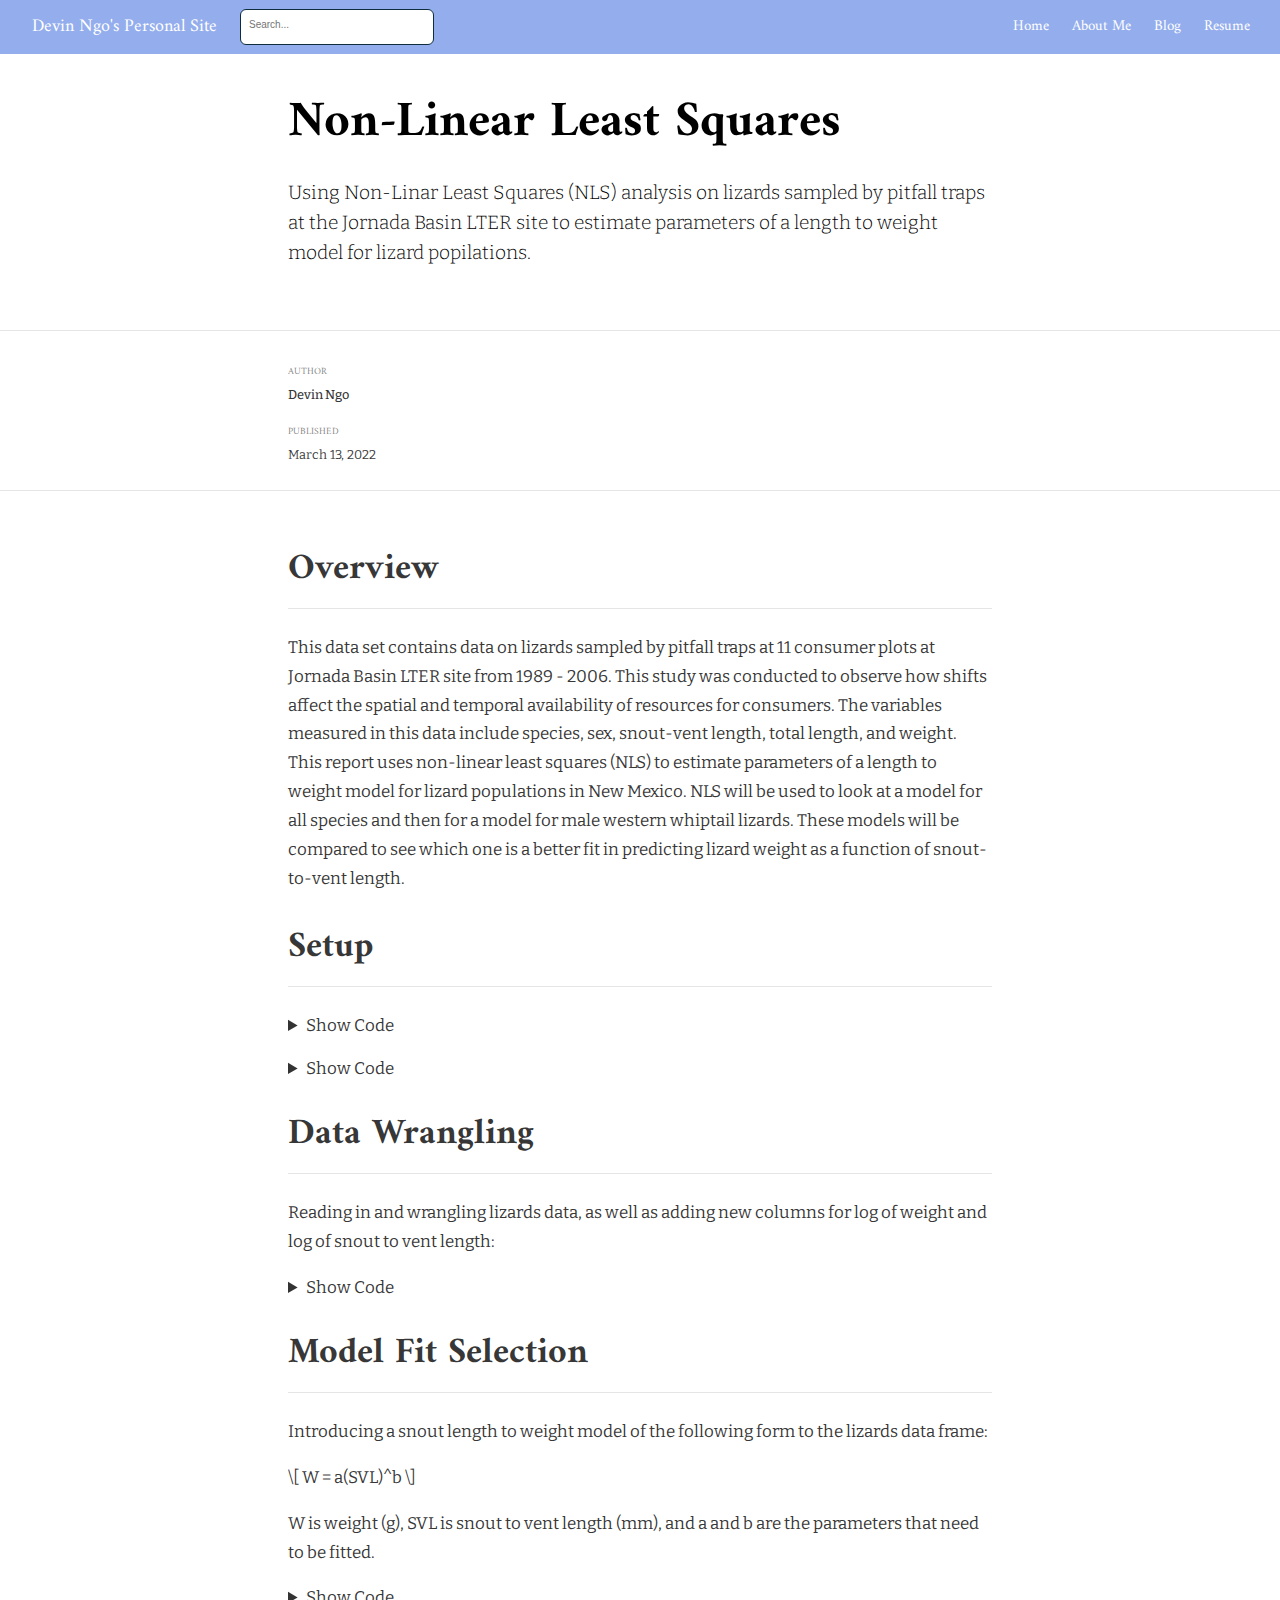
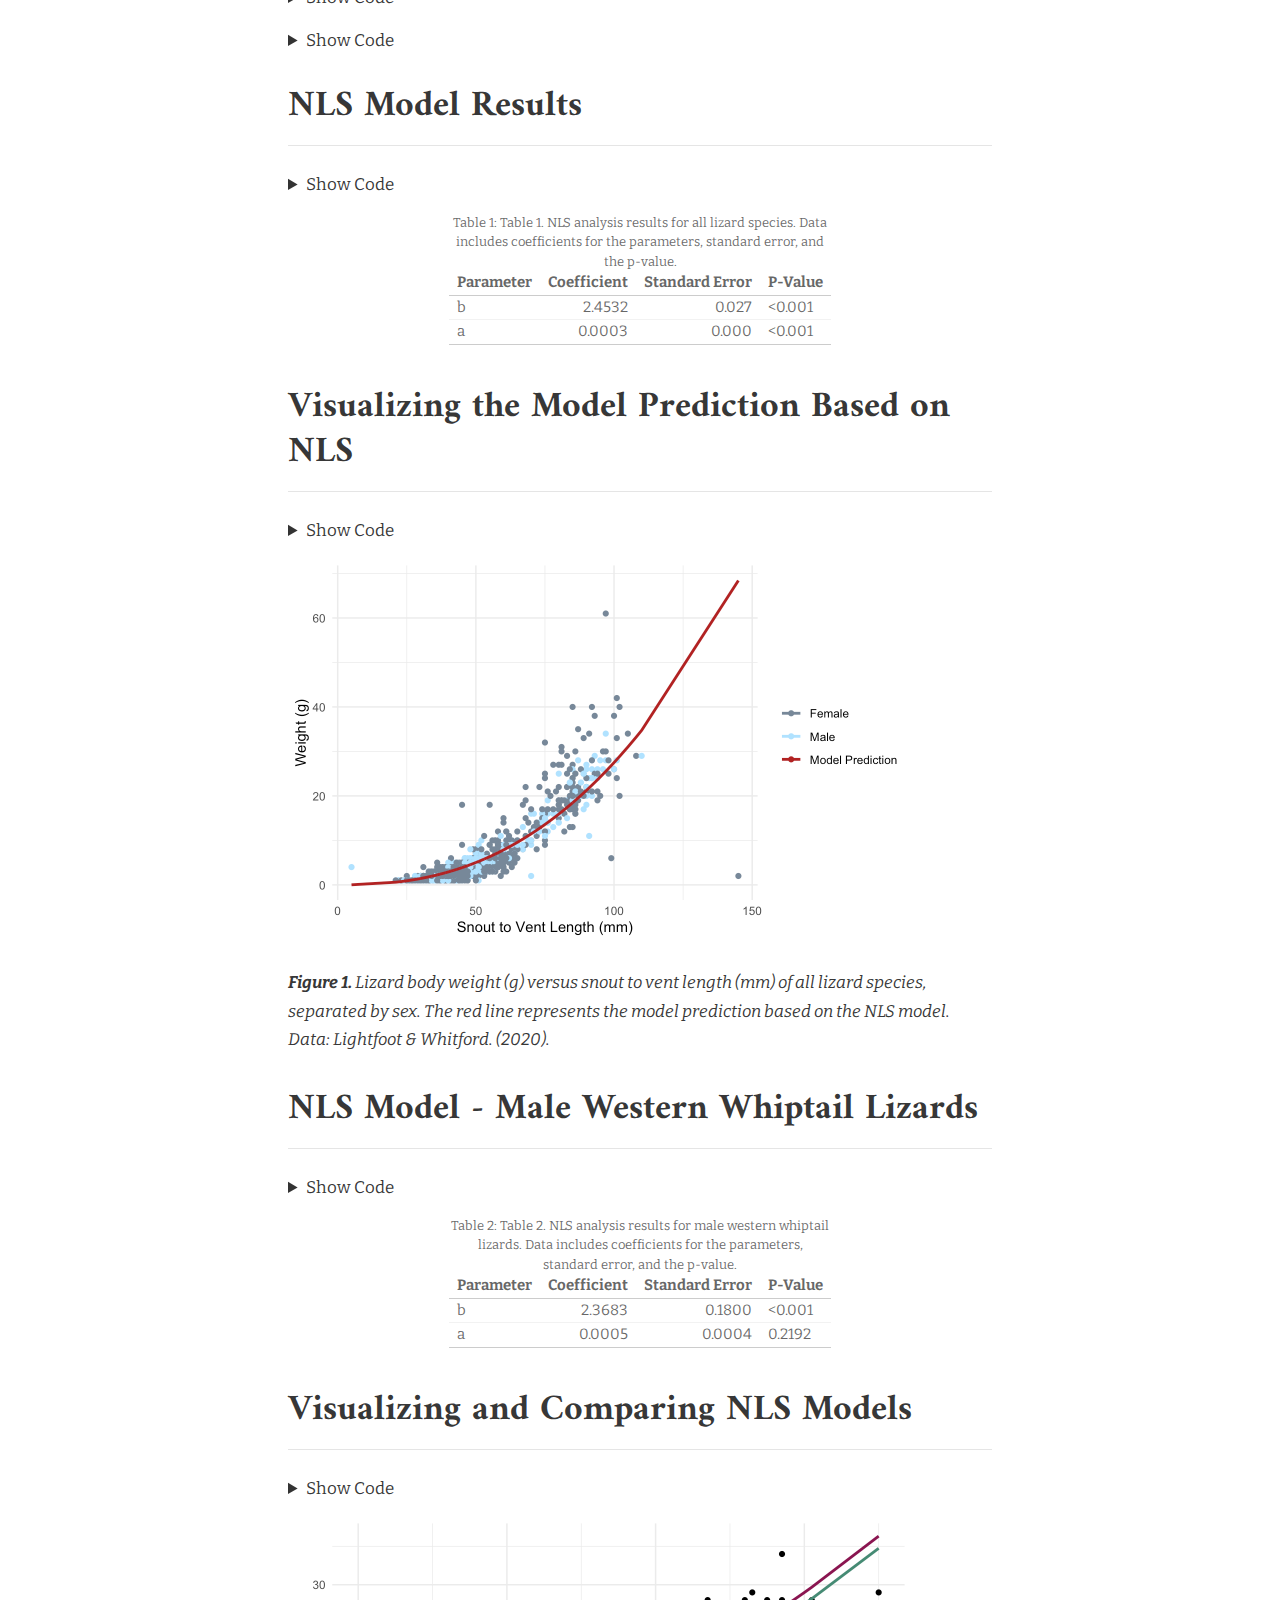
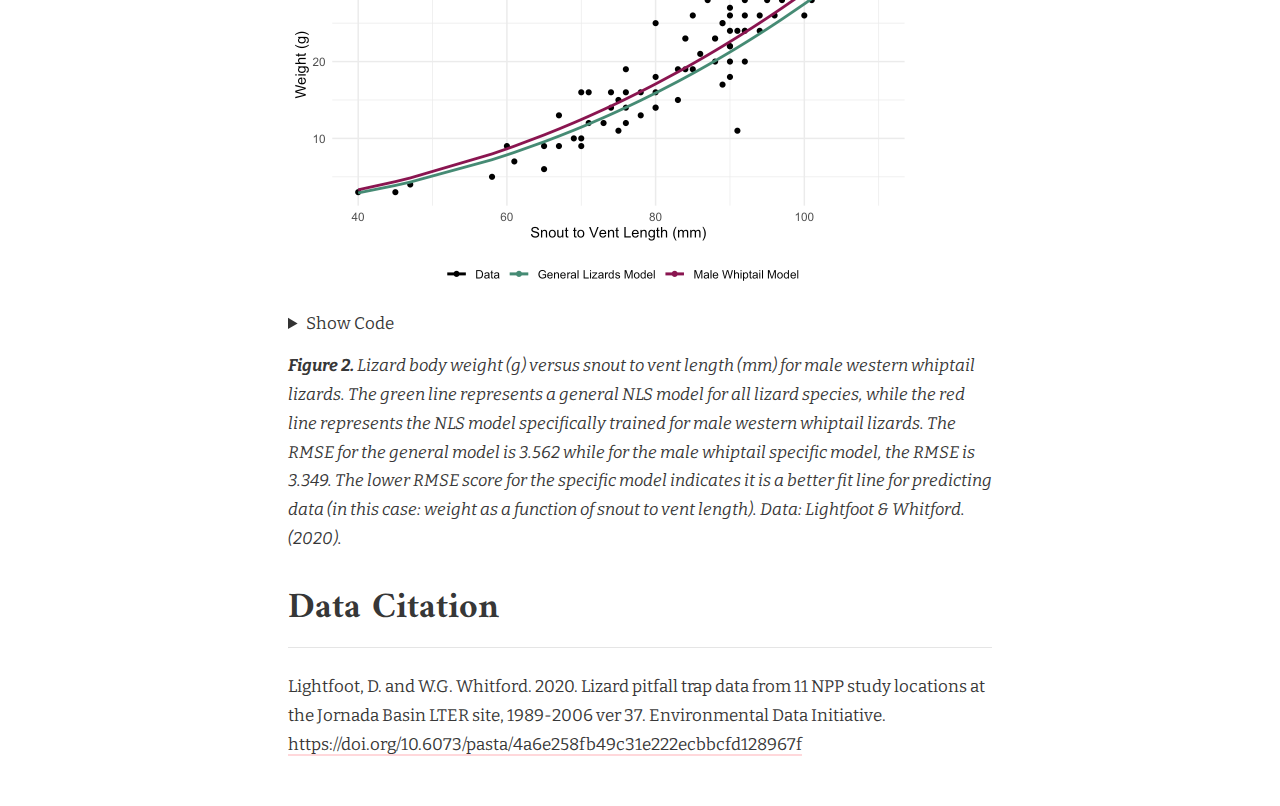
<file: docs/posts/2022-03-13-nls/index.html>
<!DOCTYPE html>

<html xmlns="http://www.w3.org/1999/xhtml" lang="" xml:lang="">

<head>
  <meta charset="utf-8"/>
  <meta name="viewport" content="width=device-width, initial-scale=1"/>
  <meta http-equiv="X-UA-Compatible" content="IE=Edge,chrome=1"/>
  <meta name="generator" content="distill" />

  <style type="text/css">
  /* Hide doc at startup (prevent jankiness while JS renders/transforms) */
  body {
    visibility: hidden;
  }
  </style>

 <!--radix_placeholder_import_source-->
 <!--/radix_placeholder_import_source-->

<style type="text/css">code{white-space: pre;}</style>
<style type="text/css" data-origin="pandoc">
pre > code.sourceCode { white-space: pre; position: relative; }
pre > code.sourceCode > span { display: inline-block; line-height: 1.25; }
pre > code.sourceCode > span:empty { height: 1.2em; }
.sourceCode { overflow: visible; }
code.sourceCode > span { color: inherit; text-decoration: inherit; }
div.sourceCode { margin: 1em 0; }
pre.sourceCode { margin: 0; }
@media screen {
div.sourceCode { overflow: auto; }
}
@media print {
pre > code.sourceCode { white-space: pre-wrap; }
pre > code.sourceCode > span { text-indent: -5em; padding-left: 5em; }
}
pre.numberSource code
  { counter-reset: source-line 0; }
pre.numberSource code > span
  { position: relative; left: -4em; counter-increment: source-line; }
pre.numberSource code > span > a:first-child::before
  { content: counter(source-line);
    position: relative; left: -1em; text-align: right; vertical-align: baseline;
    border: none; display: inline-block;
    -webkit-touch-callout: none; -webkit-user-select: none;
    -khtml-user-select: none; -moz-user-select: none;
    -ms-user-select: none; user-select: none;
    padding: 0 4px; width: 4em;
    color: #aaaaaa;
  }
pre.numberSource { margin-left: 3em; border-left: 1px solid #aaaaaa;  padding-left: 4px; }
div.sourceCode
  {   }
@media screen {
pre > code.sourceCode > span > a:first-child::before { text-decoration: underline; }
}
code span.al { color: #ad0000; } /* Alert */
code span.an { color: #5e5e5e; } /* Annotation */
code span.at { } /* Attribute */
code span.bn { color: #ad0000; } /* BaseN */
code span.bu { } /* BuiltIn */
code span.cf { color: #007ba5; } /* ControlFlow */
code span.ch { color: #20794d; } /* Char */
code span.cn { color: #8f5902; } /* Constant */
code span.co { color: #5e5e5e; } /* Comment */
code span.cv { color: #5e5e5e; font-style: italic; } /* CommentVar */
code span.do { color: #5e5e5e; font-style: italic; } /* Documentation */
code span.dt { color: #ad0000; } /* DataType */
code span.dv { color: #ad0000; } /* DecVal */
code span.er { color: #ad0000; } /* Error */
code span.ex { } /* Extension */
code span.fl { color: #ad0000; } /* Float */
code span.fu { color: #4758ab; } /* Function */
code span.im { } /* Import */
code span.in { color: #5e5e5e; } /* Information */
code span.kw { color: #007ba5; } /* Keyword */
code span.op { color: #5e5e5e; } /* Operator */
code span.ot { color: #007ba5; } /* Other */
code span.pp { color: #ad0000; } /* Preprocessor */
code span.sc { color: #5e5e5e; } /* SpecialChar */
code span.ss { color: #20794d; } /* SpecialString */
code span.st { color: #20794d; } /* String */
code span.va { color: #111111; } /* Variable */
code span.vs { color: #20794d; } /* VerbatimString */
code span.wa { color: #5e5e5e; font-style: italic; } /* Warning */
</style>


  <!--radix_placeholder_meta_tags-->
<title>Devin Ngo's Personal Site: Non-Linear Least Squares</title>

<meta property="description" itemprop="description" content="Using Non-Linar Least Squares (NLS) analysis on lizards sampled by pitfall traps at the Jornada Basin LTER site to estimate parameters of a length to weight model for lizard popilations."/>


<!--  https://schema.org/Article -->
<meta property="article:published" itemprop="datePublished" content="2022-03-13"/>
<meta property="article:created" itemprop="dateCreated" content="2022-03-13"/>
<meta name="article:author" content="Devin Ngo"/>

<!--  https://developers.facebook.com/docs/sharing/webmasters#markup -->
<meta property="og:title" content="Devin Ngo&#39;s Personal Site: Non-Linear Least Squares"/>
<meta property="og:type" content="article"/>
<meta property="og:description" content="Using Non-Linar Least Squares (NLS) analysis on lizards sampled by pitfall traps at the Jornada Basin LTER site to estimate parameters of a length to weight model for lizard popilations."/>
<meta property="og:locale" content="en_US"/>
<meta property="og:site_name" content="Devin Ngo&#39;s Personal Site"/>

<!--  https://dev.twitter.com/cards/types/summary -->
<meta property="twitter:card" content="summary"/>
<meta property="twitter:title" content="Devin Ngo&#39;s Personal Site: Non-Linear Least Squares"/>
<meta property="twitter:description" content="Using Non-Linar Least Squares (NLS) analysis on lizards sampled by pitfall traps at the Jornada Basin LTER site to estimate parameters of a length to weight model for lizard popilations."/>

<!--/radix_placeholder_meta_tags-->
  <!--radix_placeholder_rmarkdown_metadata-->

<script type="text/json" id="radix-rmarkdown-metadata">
{"type":"list","attributes":{"names":{"type":"character","attributes":{},"value":["title","description","author","date","output"]}},"value":[{"type":"character","attributes":{},"value":["Non-Linear Least Squares"]},{"type":"character","attributes":{},"value":["Using Non-Linar Least Squares (NLS) analysis on lizards sampled by pitfall traps at the Jornada Basin LTER site to estimate parameters of a length to weight model for lizard popilations."]},{"type":"list","attributes":{},"value":[{"type":"list","attributes":{"names":{"type":"character","attributes":{},"value":["name","url"]}},"value":[{"type":"character","attributes":{},"value":["Devin Ngo"]},{"type":"list","attributes":{"names":{"type":"character","attributes":{},"value":[]}},"value":[]}]}]},{"type":"character","attributes":{},"value":["2022-03-13"]},{"type":"list","attributes":{"names":{"type":"character","attributes":{},"value":["distill::distill_article"]}},"value":[{"type":"list","attributes":{"names":{"type":"character","attributes":{},"value":["self_contained","code_folding"]}},"value":[{"type":"logical","attributes":{},"value":[false]},{"type":"character","attributes":{},"value":["Show Code"]}]}]}]}
</script>
<!--/radix_placeholder_rmarkdown_metadata-->
  
  <script type="text/json" id="radix-resource-manifest">
  {"type":"character","attributes":{},"value":["data/lizard.csv","nls_files/anchor-4.2.2/anchor.min.js","nls_files/bowser-1.9.3/bowser.min.js","nls_files/distill-2.2.21/template.v2.js","nls_files/figure-html5/unnamed-chunk-6-1.png","nls_files/figure-html5/unnamed-chunk-8-1.png","nls_files/header-attrs-2.11/header-attrs.js","nls_files/jquery-3.6.0/jquery-3.6.0.js","nls_files/jquery-3.6.0/jquery-3.6.0.min.js","nls_files/jquery-3.6.0/jquery-3.6.0.min.map","nls_files/kePrint-0.0.1/kePrint.js","nls_files/lightable-0.0.1/lightable.css","nls_files/popper-2.6.0/popper.min.js","nls_files/tippy-6.2.7/tippy-bundle.umd.min.js","nls_files/tippy-6.2.7/tippy-light-border.css","nls_files/tippy-6.2.7/tippy.css","nls_files/tippy-6.2.7/tippy.umd.min.js","nls_files/webcomponents-2.0.0/webcomponents.js"]}
  </script>
  <!--radix_placeholder_navigation_in_header-->
<meta name="distill:offset" content="../.."/>

<script type="application/javascript">

  window.headroom_prevent_pin = false;

  window.document.addEventListener("DOMContentLoaded", function (event) {

    // initialize headroom for banner
    var header = $('header').get(0);
    var headerHeight = header.offsetHeight;
    var headroom = new Headroom(header, {
      tolerance: 5,
      onPin : function() {
        if (window.headroom_prevent_pin) {
          window.headroom_prevent_pin = false;
          headroom.unpin();
        }
      }
    });
    headroom.init();
    if(window.location.hash)
      headroom.unpin();
    $(header).addClass('headroom--transition');

    // offset scroll location for banner on hash change
    // (see: https://github.com/WickyNilliams/headroom.js/issues/38)
    window.addEventListener("hashchange", function(event) {
      window.scrollTo(0, window.pageYOffset - (headerHeight + 25));
    });

    // responsive menu
    $('.distill-site-header').each(function(i, val) {
      var topnav = $(this);
      var toggle = topnav.find('.nav-toggle');
      toggle.on('click', function() {
        topnav.toggleClass('responsive');
      });
    });

    // nav dropdowns
    $('.nav-dropbtn').click(function(e) {
      $(this).next('.nav-dropdown-content').toggleClass('nav-dropdown-active');
      $(this).parent().siblings('.nav-dropdown')
         .children('.nav-dropdown-content').removeClass('nav-dropdown-active');
    });
    $("body").click(function(e){
      $('.nav-dropdown-content').removeClass('nav-dropdown-active');
    });
    $(".nav-dropdown").click(function(e){
      e.stopPropagation();
    });
  });
</script>

<style type="text/css">

/* Theme (user-documented overrideables for nav appearance) */

.distill-site-nav {
  color: rgba(255, 255, 255, 0.8);
  background-color: #0F2E3D;
  font-size: 15px;
  font-weight: 300;
}

.distill-site-nav a {
  color: inherit;
  text-decoration: none;
}

.distill-site-nav a:hover {
  color: white;
}

@media print {
  .distill-site-nav {
    display: none;
  }
}

.distill-site-header {

}

.distill-site-footer {

}


/* Site Header */

.distill-site-header {
  width: 100%;
  box-sizing: border-box;
  z-index: 3;
}

.distill-site-header .nav-left {
  display: inline-block;
  margin-left: 8px;
}

@media screen and (max-width: 768px) {
  .distill-site-header .nav-left {
    margin-left: 0;
  }
}


.distill-site-header .nav-right {
  float: right;
  margin-right: 8px;
}

.distill-site-header a,
.distill-site-header .title {
  display: inline-block;
  text-align: center;
  padding: 14px 10px 14px 10px;
}

.distill-site-header .title {
  font-size: 18px;
  min-width: 150px;
}

.distill-site-header .logo {
  padding: 0;
}

.distill-site-header .logo img {
  display: none;
  max-height: 20px;
  width: auto;
  margin-bottom: -4px;
}

.distill-site-header .nav-image img {
  max-height: 18px;
  width: auto;
  display: inline-block;
  margin-bottom: -3px;
}



@media screen and (min-width: 1000px) {
  .distill-site-header .logo img {
    display: inline-block;
  }
  .distill-site-header .nav-left {
    margin-left: 20px;
  }
  .distill-site-header .nav-right {
    margin-right: 20px;
  }
  .distill-site-header .title {
    padding-left: 12px;
  }
}


.distill-site-header .nav-toggle {
  display: none;
}

.nav-dropdown {
  display: inline-block;
  position: relative;
}

.nav-dropdown .nav-dropbtn {
  border: none;
  outline: none;
  color: rgba(255, 255, 255, 0.8);
  padding: 16px 10px;
  background-color: transparent;
  font-family: inherit;
  font-size: inherit;
  font-weight: inherit;
  margin: 0;
  margin-top: 1px;
  z-index: 2;
}

.nav-dropdown-content {
  display: none;
  position: absolute;
  background-color: white;
  min-width: 200px;
  border: 1px solid rgba(0,0,0,0.15);
  border-radius: 4px;
  box-shadow: 0px 8px 16px 0px rgba(0,0,0,0.1);
  z-index: 1;
  margin-top: 2px;
  white-space: nowrap;
  padding-top: 4px;
  padding-bottom: 4px;
}

.nav-dropdown-content hr {
  margin-top: 4px;
  margin-bottom: 4px;
  border: none;
  border-bottom: 1px solid rgba(0, 0, 0, 0.1);
}

.nav-dropdown-active {
  display: block;
}

.nav-dropdown-content a, .nav-dropdown-content .nav-dropdown-header {
  color: black;
  padding: 6px 24px;
  text-decoration: none;
  display: block;
  text-align: left;
}

.nav-dropdown-content .nav-dropdown-header {
  display: block;
  padding: 5px 24px;
  padding-bottom: 0;
  text-transform: uppercase;
  font-size: 14px;
  color: #999999;
  white-space: nowrap;
}

.nav-dropdown:hover .nav-dropbtn {
  color: white;
}

.nav-dropdown-content a:hover {
  background-color: #ddd;
  color: black;
}

.nav-right .nav-dropdown-content {
  margin-left: -45%;
  right: 0;
}

@media screen and (max-width: 768px) {
  .distill-site-header a, .distill-site-header .nav-dropdown  {display: none;}
  .distill-site-header a.nav-toggle {
    float: right;
    display: block;
  }
  .distill-site-header .title {
    margin-left: 0;
  }
  .distill-site-header .nav-right {
    margin-right: 0;
  }
  .distill-site-header {
    overflow: hidden;
  }
  .nav-right .nav-dropdown-content {
    margin-left: 0;
  }
}


@media screen and (max-width: 768px) {
  .distill-site-header.responsive {position: relative; min-height: 500px; }
  .distill-site-header.responsive a.nav-toggle {
    position: absolute;
    right: 0;
    top: 0;
  }
  .distill-site-header.responsive a,
  .distill-site-header.responsive .nav-dropdown {
    display: block;
    text-align: left;
  }
  .distill-site-header.responsive .nav-left,
  .distill-site-header.responsive .nav-right {
    width: 100%;
  }
  .distill-site-header.responsive .nav-dropdown {float: none;}
  .distill-site-header.responsive .nav-dropdown-content {position: relative;}
  .distill-site-header.responsive .nav-dropdown .nav-dropbtn {
    display: block;
    width: 100%;
    text-align: left;
  }
}

/* Site Footer */

.distill-site-footer {
  width: 100%;
  overflow: hidden;
  box-sizing: border-box;
  z-index: 3;
  margin-top: 30px;
  padding-top: 30px;
  padding-bottom: 30px;
  text-align: center;
}

/* Headroom */

d-title {
  padding-top: 6rem;
}

@media print {
  d-title {
    padding-top: 4rem;
  }
}

.headroom {
  z-index: 1000;
  position: fixed;
  top: 0;
  left: 0;
  right: 0;
}

.headroom--transition {
  transition: all .4s ease-in-out;
}

.headroom--unpinned {
  top: -100px;
}

.headroom--pinned {
  top: 0;
}

/* adjust viewport for navbar height */
/* helps vertically center bootstrap (non-distill) content */
.min-vh-100 {
  min-height: calc(100vh - 100px) !important;
}

</style>

<script src="../../site_libs/jquery-3.6.0/jquery-3.6.0.min.js"></script>
<link href="../../site_libs/font-awesome-5.1.0/css/all.css" rel="stylesheet"/>
<link href="../../site_libs/font-awesome-5.1.0/css/v4-shims.css" rel="stylesheet"/>
<script src="../../site_libs/headroom-0.9.4/headroom.min.js"></script>
<script src="../../site_libs/autocomplete-0.37.1/autocomplete.min.js"></script>
<script src="../../site_libs/fuse-6.4.1/fuse.min.js"></script>

<script type="application/javascript">

function getMeta(metaName) {
  var metas = document.getElementsByTagName('meta');
  for (let i = 0; i < metas.length; i++) {
    if (metas[i].getAttribute('name') === metaName) {
      return metas[i].getAttribute('content');
    }
  }
  return '';
}

function offsetURL(url) {
  var offset = getMeta('distill:offset');
  return offset ? offset + '/' + url : url;
}

function createFuseIndex() {

  // create fuse index
  var options = {
    keys: [
      { name: 'title', weight: 20 },
      { name: 'categories', weight: 15 },
      { name: 'description', weight: 10 },
      { name: 'contents', weight: 5 },
    ],
    ignoreLocation: true,
    threshold: 0
  };
  var fuse = new window.Fuse([], options);

  // fetch the main search.json
  return fetch(offsetURL('search.json'))
    .then(function(response) {
      if (response.status == 200) {
        return response.json().then(function(json) {
          // index main articles
          json.articles.forEach(function(article) {
            fuse.add(article);
          });
          // download collections and index their articles
          return Promise.all(json.collections.map(function(collection) {
            return fetch(offsetURL(collection)).then(function(response) {
              if (response.status === 200) {
                return response.json().then(function(articles) {
                  articles.forEach(function(article) {
                    fuse.add(article);
                  });
                })
              } else {
                return Promise.reject(
                  new Error('Unexpected status from search index request: ' +
                            response.status)
                );
              }
            });
          })).then(function() {
            return fuse;
          });
        });

      } else {
        return Promise.reject(
          new Error('Unexpected status from search index request: ' +
                      response.status)
        );
      }
    });
}

window.document.addEventListener("DOMContentLoaded", function (event) {

  // get search element (bail if we don't have one)
  var searchEl = window.document.getElementById('distill-search');
  if (!searchEl)
    return;

  createFuseIndex()
    .then(function(fuse) {

      // make search box visible
      searchEl.classList.remove('hidden');

      // initialize autocomplete
      var options = {
        autoselect: true,
        hint: false,
        minLength: 2,
      };
      window.autocomplete(searchEl, options, [{
        source: function(query, callback) {
          const searchOptions = {
            isCaseSensitive: false,
            shouldSort: true,
            minMatchCharLength: 2,
            limit: 10,
          };
          var results = fuse.search(query, searchOptions);
          callback(results
            .map(function(result) { return result.item; })
          );
        },
        templates: {
          suggestion: function(suggestion) {
            var img = suggestion.preview && Object.keys(suggestion.preview).length > 0
              ? `<img src="${offsetURL(suggestion.preview)}"</img>`
              : '';
            var html = `
              <div class="search-item">
                <h3>${suggestion.title}</h3>
                <div class="search-item-description">
                  ${suggestion.description || ''}
                </div>
                <div class="search-item-preview">
                  ${img}
                </div>
              </div>
            `;
            return html;
          }
        }
      }]).on('autocomplete:selected', function(event, suggestion) {
        window.location.href = offsetURL(suggestion.path);
      });
      // remove inline display style on autocompleter (we want to
      // manage responsive display via css)
      $('.algolia-autocomplete').css("display", "");
    })
    .catch(function(error) {
      console.log(error);
    });

});

</script>

<style type="text/css">

.nav-search {
  font-size: x-small;
}

/* Algolioa Autocomplete */

.algolia-autocomplete {
  display: inline-block;
  margin-left: 10px;
  vertical-align: sub;
  background-color: white;
  color: black;
  padding: 6px;
  padding-top: 8px;
  padding-bottom: 0;
  border-radius: 6px;
  border: 1px #0F2E3D solid;
  width: 180px;
}


@media screen and (max-width: 768px) {
  .distill-site-nav .algolia-autocomplete {
    display: none;
    visibility: hidden;
  }
  .distill-site-nav.responsive .algolia-autocomplete {
    display: inline-block;
    visibility: visible;
  }
  .distill-site-nav.responsive .algolia-autocomplete .aa-dropdown-menu {
    margin-left: 0;
    width: 400px;
    max-height: 400px;
  }
}

.algolia-autocomplete .aa-input, .algolia-autocomplete .aa-hint {
  width: 90%;
  outline: none;
  border: none;
}

.algolia-autocomplete .aa-hint {
  color: #999;
}
.algolia-autocomplete .aa-dropdown-menu {
  width: 550px;
  max-height: 70vh;
  overflow-x: visible;
  overflow-y: scroll;
  padding: 5px;
  margin-top: 3px;
  margin-left: -150px;
  background-color: #fff;
  border-radius: 5px;
  border: 1px solid #999;
  border-top: none;
}

.algolia-autocomplete .aa-dropdown-menu .aa-suggestion {
  cursor: pointer;
  padding: 5px 4px;
  border-bottom: 1px solid #eee;
}

.algolia-autocomplete .aa-dropdown-menu .aa-suggestion:last-of-type {
  border-bottom: none;
  margin-bottom: 2px;
}

.algolia-autocomplete .aa-dropdown-menu .aa-suggestion .search-item {
  overflow: hidden;
  font-size: 0.8em;
  line-height: 1.4em;
}

.algolia-autocomplete .aa-dropdown-menu .aa-suggestion .search-item h3 {
  font-size: 1rem;
  margin-block-start: 0;
  margin-block-end: 5px;
}

.algolia-autocomplete .aa-dropdown-menu .aa-suggestion .search-item-description {
  display: inline-block;
  overflow: hidden;
  height: 2.8em;
  width: 80%;
  margin-right: 4%;
}

.algolia-autocomplete .aa-dropdown-menu .aa-suggestion .search-item-preview {
  display: inline-block;
  width: 15%;
}

.algolia-autocomplete .aa-dropdown-menu .aa-suggestion .search-item-preview img {
  height: 3em;
  width: auto;
  display: none;
}

.algolia-autocomplete .aa-dropdown-menu .aa-suggestion .search-item-preview img[src] {
  display: initial;
}

.algolia-autocomplete .aa-dropdown-menu .aa-suggestion.aa-cursor {
  background-color: #eee;
}
.algolia-autocomplete .aa-dropdown-menu .aa-suggestion em {
  font-weight: bold;
  font-style: normal;
}

</style>


<!--/radix_placeholder_navigation_in_header-->
  <!--radix_placeholder_distill-->

<style type="text/css">

body {
  background-color: white;
}

.pandoc-table {
  width: 100%;
}

.pandoc-table>caption {
  margin-bottom: 10px;
}

.pandoc-table th:not([align]) {
  text-align: left;
}

.pagedtable-footer {
  font-size: 15px;
}

d-byline .byline {
  grid-template-columns: 2fr 2fr;
}

d-byline .byline h3 {
  margin-block-start: 1.5em;
}

d-byline .byline .authors-affiliations h3 {
  margin-block-start: 0.5em;
}

.authors-affiliations .orcid-id {
  width: 16px;
  height:16px;
  margin-left: 4px;
  margin-right: 4px;
  vertical-align: middle;
  padding-bottom: 2px;
}

d-title .dt-tags {
  margin-top: 1em;
  grid-column: text;
}

.dt-tags .dt-tag {
  text-decoration: none;
  display: inline-block;
  color: rgba(0,0,0,0.6);
  padding: 0em 0.4em;
  margin-right: 0.5em;
  margin-bottom: 0.4em;
  font-size: 70%;
  border: 1px solid rgba(0,0,0,0.2);
  border-radius: 3px;
  text-transform: uppercase;
  font-weight: 500;
}

d-article table.gt_table td,
d-article table.gt_table th {
  border-bottom: none;
}

.html-widget {
  margin-bottom: 2.0em;
}

.l-screen-inset {
  padding-right: 16px;
}

.l-screen .caption {
  margin-left: 10px;
}

.shaded {
  background: rgb(247, 247, 247);
  padding-top: 20px;
  padding-bottom: 20px;
  border-top: 1px solid rgba(0, 0, 0, 0.1);
  border-bottom: 1px solid rgba(0, 0, 0, 0.1);
}

.shaded .html-widget {
  margin-bottom: 0;
  border: 1px solid rgba(0, 0, 0, 0.1);
}

.shaded .shaded-content {
  background: white;
}

.text-output {
  margin-top: 0;
  line-height: 1.5em;
}

.hidden {
  display: none !important;
}

d-article {
  padding-top: 2.5rem;
  padding-bottom: 30px;
}

d-appendix {
  padding-top: 30px;
}

d-article>p>img {
  width: 100%;
}

d-article h2 {
  margin: 1rem 0 1.5rem 0;
}

d-article h3 {
  margin-top: 1.5rem;
}

d-article iframe {
  border: 1px solid rgba(0, 0, 0, 0.1);
  margin-bottom: 2.0em;
  width: 100%;
}

/* Tweak code blocks */

d-article div.sourceCode code,
d-article pre code {
  font-family: Consolas, Monaco, 'Andale Mono', 'Ubuntu Mono', monospace;
}

d-article pre,
d-article div.sourceCode,
d-article div.sourceCode pre {
  overflow: auto;
}

d-article div.sourceCode {
  background-color: white;
}

d-article div.sourceCode pre {
  padding-left: 10px;
  font-size: 12px;
  border-left: 2px solid rgba(0,0,0,0.1);
}

d-article pre {
  font-size: 12px;
  color: black;
  background: none;
  margin-top: 0;
  text-align: left;
  white-space: pre;
  word-spacing: normal;
  word-break: normal;
  word-wrap: normal;
  line-height: 1.5;

  -moz-tab-size: 4;
  -o-tab-size: 4;
  tab-size: 4;

  -webkit-hyphens: none;
  -moz-hyphens: none;
  -ms-hyphens: none;
  hyphens: none;
}

d-article pre a {
  border-bottom: none;
}

d-article pre a:hover {
  border-bottom: none;
  text-decoration: underline;
}

d-article details {
  grid-column: text;
  margin-bottom: 0.8em;
}

@media(min-width: 768px) {

d-article pre,
d-article div.sourceCode,
d-article div.sourceCode pre {
  overflow: visible !important;
}

d-article div.sourceCode pre {
  padding-left: 18px;
  font-size: 14px;
}

d-article pre {
  font-size: 14px;
}

}

figure img.external {
  background: white;
  border: 1px solid rgba(0, 0, 0, 0.1);
  box-shadow: 0 1px 8px rgba(0, 0, 0, 0.1);
  padding: 18px;
  box-sizing: border-box;
}

/* CSS for d-contents */

.d-contents {
  grid-column: text;
  color: rgba(0,0,0,0.8);
  font-size: 0.9em;
  padding-bottom: 1em;
  margin-bottom: 1em;
  padding-bottom: 0.5em;
  margin-bottom: 1em;
  padding-left: 0.25em;
  justify-self: start;
}

@media(min-width: 1000px) {
  .d-contents.d-contents-float {
    height: 0;
    grid-column-start: 1;
    grid-column-end: 4;
    justify-self: center;
    padding-right: 3em;
    padding-left: 2em;
  }
}

.d-contents nav h3 {
  font-size: 18px;
  margin-top: 0;
  margin-bottom: 1em;
}

.d-contents li {
  list-style-type: none
}

.d-contents nav > ul {
  padding-left: 0;
}

.d-contents ul {
  padding-left: 1em
}

.d-contents nav ul li {
  margin-top: 0.6em;
  margin-bottom: 0.2em;
}

.d-contents nav a {
  font-size: 13px;
  border-bottom: none;
  text-decoration: none
  color: rgba(0, 0, 0, 0.8);
}

.d-contents nav a:hover {
  text-decoration: underline solid rgba(0, 0, 0, 0.6)
}

.d-contents nav > ul > li > a {
  font-weight: 600;
}

.d-contents nav > ul > li > ul {
  font-weight: inherit;
}

.d-contents nav > ul > li > ul > li {
  margin-top: 0.2em;
}


.d-contents nav ul {
  margin-top: 0;
  margin-bottom: 0.25em;
}

.d-article-with-toc h2:nth-child(2) {
  margin-top: 0;
}


/* Figure */

.figure {
  position: relative;
  margin-bottom: 2.5em;
  margin-top: 1.5em;
}

.figure img {
  width: 100%;
}

.figure .caption {
  color: rgba(0, 0, 0, 0.6);
  font-size: 12px;
  line-height: 1.5em;
}

.figure img.external {
  background: white;
  border: 1px solid rgba(0, 0, 0, 0.1);
  box-shadow: 0 1px 8px rgba(0, 0, 0, 0.1);
  padding: 18px;
  box-sizing: border-box;
}

.figure .caption a {
  color: rgba(0, 0, 0, 0.6);
}

.figure .caption b,
.figure .caption strong, {
  font-weight: 600;
  color: rgba(0, 0, 0, 1.0);
}

/* Citations */

d-article .citation {
  color: inherit;
  cursor: inherit;
}

div.hanging-indent{
  margin-left: 1em; text-indent: -1em;
}

/* Citation hover box */

.tippy-box[data-theme~=light-border] {
  background-color: rgba(250, 250, 250, 0.95);
}

.tippy-content > p {
  margin-bottom: 0;
  padding: 2px;
}


/* Tweak 1000px media break to show more text */

@media(min-width: 1000px) {
  .base-grid,
  distill-header,
  d-title,
  d-abstract,
  d-article,
  d-appendix,
  distill-appendix,
  d-byline,
  d-footnote-list,
  d-citation-list,
  distill-footer {
    grid-template-columns: [screen-start] 1fr [page-start kicker-start] 80px [middle-start] 50px [text-start kicker-end] 65px 65px 65px 65px 65px 65px 65px 65px [text-end gutter-start] 65px [middle-end] 65px [page-end gutter-end] 1fr [screen-end];
    grid-column-gap: 16px;
  }

  .grid {
    grid-column-gap: 16px;
  }

  d-article {
    font-size: 1.06rem;
    line-height: 1.7em;
  }
  figure .caption, .figure .caption, figure figcaption {
    font-size: 13px;
  }
}

@media(min-width: 1180px) {
  .base-grid,
  distill-header,
  d-title,
  d-abstract,
  d-article,
  d-appendix,
  distill-appendix,
  d-byline,
  d-footnote-list,
  d-citation-list,
  distill-footer {
    grid-template-columns: [screen-start] 1fr [page-start kicker-start] 60px [middle-start] 60px [text-start kicker-end] 60px 60px 60px 60px 60px 60px 60px 60px [text-end gutter-start] 60px [middle-end] 60px [page-end gutter-end] 1fr [screen-end];
    grid-column-gap: 32px;
  }

  .grid {
    grid-column-gap: 32px;
  }
}


/* Get the citation styles for the appendix (not auto-injected on render since
   we do our own rendering of the citation appendix) */

d-appendix .citation-appendix,
.d-appendix .citation-appendix {
  font-size: 11px;
  line-height: 15px;
  border-left: 1px solid rgba(0, 0, 0, 0.1);
  padding-left: 18px;
  border: 1px solid rgba(0,0,0,0.1);
  background: rgba(0, 0, 0, 0.02);
  padding: 10px 18px;
  border-radius: 3px;
  color: rgba(150, 150, 150, 1);
  overflow: hidden;
  margin-top: -12px;
  white-space: pre-wrap;
  word-wrap: break-word;
}

/* Include appendix styles here so they can be overridden */

d-appendix {
  contain: layout style;
  font-size: 0.8em;
  line-height: 1.7em;
  margin-top: 60px;
  margin-bottom: 0;
  border-top: 1px solid rgba(0, 0, 0, 0.1);
  color: rgba(0,0,0,0.5);
  padding-top: 60px;
  padding-bottom: 48px;
}

d-appendix h3 {
  grid-column: page-start / text-start;
  font-size: 15px;
  font-weight: 500;
  margin-top: 1em;
  margin-bottom: 0;
  color: rgba(0,0,0,0.65);
}

d-appendix h3 + * {
  margin-top: 1em;
}

d-appendix ol {
  padding: 0 0 0 15px;
}

@media (min-width: 768px) {
  d-appendix ol {
    padding: 0 0 0 30px;
    margin-left: -30px;
  }
}

d-appendix li {
  margin-bottom: 1em;
}

d-appendix a {
  color: rgba(0, 0, 0, 0.6);
}

d-appendix > * {
  grid-column: text;
}

d-appendix > d-footnote-list,
d-appendix > d-citation-list,
d-appendix > distill-appendix {
  grid-column: screen;
}

/* Include footnote styles here so they can be overridden */

d-footnote-list {
  contain: layout style;
}

d-footnote-list > * {
  grid-column: text;
}

d-footnote-list a.footnote-backlink {
  color: rgba(0,0,0,0.3);
  padding-left: 0.5em;
}



/* Anchor.js */

.anchorjs-link {
  /*transition: all .25s linear; */
  text-decoration: none;
  border-bottom: none;
}
*:hover > .anchorjs-link {
  margin-left: -1.125em !important;
  text-decoration: none;
  border-bottom: none;
}

/* Social footer */

.social_footer {
  margin-top: 30px;
  margin-bottom: 0;
  color: rgba(0,0,0,0.67);
}

.disqus-comments {
  margin-right: 30px;
}

.disqus-comment-count {
  border-bottom: 1px solid rgba(0, 0, 0, 0.4);
  cursor: pointer;
}

#disqus_thread {
  margin-top: 30px;
}

.article-sharing a {
  border-bottom: none;
  margin-right: 8px;
}

.article-sharing a:hover {
  border-bottom: none;
}

.sidebar-section.subscribe {
  font-size: 12px;
  line-height: 1.6em;
}

.subscribe p {
  margin-bottom: 0.5em;
}


.article-footer .subscribe {
  font-size: 15px;
  margin-top: 45px;
}


.sidebar-section.custom {
  font-size: 12px;
  line-height: 1.6em;
}

.custom p {
  margin-bottom: 0.5em;
}

/* Styles for listing layout (hide title) */
.layout-listing d-title, .layout-listing .d-title {
  display: none;
}

/* Styles for posts lists (not auto-injected) */


.posts-with-sidebar {
  padding-left: 45px;
  padding-right: 45px;
}

.posts-list .description h2,
.posts-list .description p {
  font-family: -apple-system, BlinkMacSystemFont, "Segoe UI", Roboto, Oxygen, Ubuntu, Cantarell, "Fira Sans", "Droid Sans", "Helvetica Neue", Arial, sans-serif;
}

.posts-list .description h2 {
  font-weight: 700;
  border-bottom: none;
  padding-bottom: 0;
}

.posts-list h2.post-tag {
  border-bottom: 1px solid rgba(0, 0, 0, 0.2);
  padding-bottom: 12px;
}
.posts-list {
  margin-top: 60px;
  margin-bottom: 24px;
}

.posts-list .post-preview {
  text-decoration: none;
  overflow: hidden;
  display: block;
  border-bottom: 1px solid rgba(0, 0, 0, 0.1);
  padding: 24px 0;
}

.post-preview-last {
  border-bottom: none !important;
}

.posts-list .posts-list-caption {
  grid-column: screen;
  font-weight: 400;
}

.posts-list .post-preview h2 {
  margin: 0 0 6px 0;
  line-height: 1.2em;
  font-style: normal;
  font-size: 24px;
}

.posts-list .post-preview p {
  margin: 0 0 12px 0;
  line-height: 1.4em;
  font-size: 16px;
}

.posts-list .post-preview .thumbnail {
  box-sizing: border-box;
  margin-bottom: 24px;
  position: relative;
  max-width: 500px;
}
.posts-list .post-preview img {
  width: 100%;
  display: block;
}

.posts-list .metadata {
  font-size: 12px;
  line-height: 1.4em;
  margin-bottom: 18px;
}

.posts-list .metadata > * {
  display: inline-block;
}

.posts-list .metadata .publishedDate {
  margin-right: 2em;
}

.posts-list .metadata .dt-authors {
  display: block;
  margin-top: 0.3em;
  margin-right: 2em;
}

.posts-list .dt-tags {
  display: block;
  line-height: 1em;
}

.posts-list .dt-tags .dt-tag {
  display: inline-block;
  color: rgba(0,0,0,0.6);
  padding: 0.3em 0.4em;
  margin-right: 0.2em;
  margin-bottom: 0.4em;
  font-size: 60%;
  border: 1px solid rgba(0,0,0,0.2);
  border-radius: 3px;
  text-transform: uppercase;
  font-weight: 500;
}

.posts-list img {
  opacity: 1;
}

.posts-list img[data-src] {
  opacity: 0;
}

.posts-more {
  clear: both;
}


.posts-sidebar {
  font-size: 16px;
}

.posts-sidebar h3 {
  font-size: 16px;
  margin-top: 0;
  margin-bottom: 0.5em;
  font-weight: 400;
  text-transform: uppercase;
}

.sidebar-section {
  margin-bottom: 30px;
}

.categories ul {
  list-style-type: none;
  margin: 0;
  padding: 0;
}

.categories li {
  color: rgba(0, 0, 0, 0.8);
  margin-bottom: 0;
}

.categories li>a {
  border-bottom: none;
}

.categories li>a:hover {
  border-bottom: 1px solid rgba(0, 0, 0, 0.4);
}

.categories .active {
  font-weight: 600;
}

.categories .category-count {
  color: rgba(0, 0, 0, 0.4);
}


@media(min-width: 768px) {
  .posts-list .post-preview h2 {
    font-size: 26px;
  }
  .posts-list .post-preview .thumbnail {
    float: right;
    width: 30%;
    margin-bottom: 0;
  }
  .posts-list .post-preview .description {
    float: left;
    width: 45%;
  }
  .posts-list .post-preview .metadata {
    float: left;
    width: 20%;
    margin-top: 8px;
  }
  .posts-list .post-preview p {
    margin: 0 0 12px 0;
    line-height: 1.5em;
    font-size: 16px;
  }
  .posts-with-sidebar .posts-list {
    float: left;
    width: 75%;
  }
  .posts-with-sidebar .posts-sidebar {
    float: right;
    width: 20%;
    margin-top: 60px;
    padding-top: 24px;
    padding-bottom: 24px;
  }
}


/* Improve display for browsers without grid (IE/Edge <= 15) */

.downlevel {
  line-height: 1.6em;
  font-family: -apple-system, BlinkMacSystemFont, "Segoe UI", Roboto, Oxygen, Ubuntu, Cantarell, "Fira Sans", "Droid Sans", "Helvetica Neue", Arial, sans-serif;
  margin: 0;
}

.downlevel .d-title {
  padding-top: 6rem;
  padding-bottom: 1.5rem;
}

.downlevel .d-title h1 {
  font-size: 50px;
  font-weight: 700;
  line-height: 1.1em;
  margin: 0 0 0.5rem;
}

.downlevel .d-title p {
  font-weight: 300;
  font-size: 1.2rem;
  line-height: 1.55em;
  margin-top: 0;
}

.downlevel .d-byline {
  padding-top: 0.8em;
  padding-bottom: 0.8em;
  font-size: 0.8rem;
  line-height: 1.8em;
}

.downlevel .section-separator {
  border: none;
  border-top: 1px solid rgba(0, 0, 0, 0.1);
}

.downlevel .d-article {
  font-size: 1.06rem;
  line-height: 1.7em;
  padding-top: 1rem;
  padding-bottom: 2rem;
}


.downlevel .d-appendix {
  padding-left: 0;
  padding-right: 0;
  max-width: none;
  font-size: 0.8em;
  line-height: 1.7em;
  margin-bottom: 0;
  color: rgba(0,0,0,0.5);
  padding-top: 40px;
  padding-bottom: 48px;
}

.downlevel .footnotes ol {
  padding-left: 13px;
}

.downlevel .base-grid,
.downlevel .distill-header,
.downlevel .d-title,
.downlevel .d-abstract,
.downlevel .d-article,
.downlevel .d-appendix,
.downlevel .distill-appendix,
.downlevel .d-byline,
.downlevel .d-footnote-list,
.downlevel .d-citation-list,
.downlevel .distill-footer,
.downlevel .appendix-bottom,
.downlevel .posts-container {
  padding-left: 40px;
  padding-right: 40px;
}

@media(min-width: 768px) {
  .downlevel .base-grid,
  .downlevel .distill-header,
  .downlevel .d-title,
  .downlevel .d-abstract,
  .downlevel .d-article,
  .downlevel .d-appendix,
  .downlevel .distill-appendix,
  .downlevel .d-byline,
  .downlevel .d-footnote-list,
  .downlevel .d-citation-list,
  .downlevel .distill-footer,
  .downlevel .appendix-bottom,
  .downlevel .posts-container {
  padding-left: 150px;
  padding-right: 150px;
  max-width: 900px;
}
}

.downlevel pre code {
  display: block;
  border-left: 2px solid rgba(0, 0, 0, .1);
  padding: 0 0 0 20px;
  font-size: 14px;
}

.downlevel code, .downlevel pre {
  color: black;
  background: none;
  font-family: Consolas, Monaco, 'Andale Mono', 'Ubuntu Mono', monospace;
  text-align: left;
  white-space: pre;
  word-spacing: normal;
  word-break: normal;
  word-wrap: normal;
  line-height: 1.5;

  -moz-tab-size: 4;
  -o-tab-size: 4;
  tab-size: 4;

  -webkit-hyphens: none;
  -moz-hyphens: none;
  -ms-hyphens: none;
  hyphens: none;
}

.downlevel .posts-list .post-preview {
  color: inherit;
}



</style>

<script type="application/javascript">

function is_downlevel_browser() {
  if (bowser.isUnsupportedBrowser({ msie: "12", msedge: "16"},
                                 window.navigator.userAgent)) {
    return true;
  } else {
    return window.load_distill_framework === undefined;
  }
}

// show body when load is complete
function on_load_complete() {

  // add anchors
  if (window.anchors) {
    window.anchors.options.placement = 'left';
    window.anchors.add('d-article > h2, d-article > h3, d-article > h4, d-article > h5');
  }


  // set body to visible
  document.body.style.visibility = 'visible';

  // force redraw for leaflet widgets
  if (window.HTMLWidgets) {
    var maps = window.HTMLWidgets.findAll(".leaflet");
    $.each(maps, function(i, el) {
      var map = this.getMap();
      map.invalidateSize();
      map.eachLayer(function(layer) {
        if (layer instanceof L.TileLayer)
          layer.redraw();
      });
    });
  }

  // trigger 'shown' so htmlwidgets resize
  $('d-article').trigger('shown');
}

function init_distill() {

  init_common();

  // create front matter
  var front_matter = $('<d-front-matter></d-front-matter>');
  $('#distill-front-matter').wrap(front_matter);

  // create d-title
  $('.d-title').changeElementType('d-title');

  // create d-byline
  var byline = $('<d-byline></d-byline>');
  $('.d-byline').replaceWith(byline);

  // create d-article
  var article = $('<d-article></d-article>');
  $('.d-article').wrap(article).children().unwrap();

  // move posts container into article
  $('.posts-container').appendTo($('d-article'));

  // create d-appendix
  $('.d-appendix').changeElementType('d-appendix');

  // flag indicating that we have appendix items
  var appendix = $('.appendix-bottom').children('h3').length > 0;

  // replace footnotes with <d-footnote>
  $('.footnote-ref').each(function(i, val) {
    appendix = true;
    var href = $(this).attr('href');
    var id = href.replace('#', '');
    var fn = $('#' + id);
    var fn_p = $('#' + id + '>p');
    fn_p.find('.footnote-back').remove();
    var text = fn_p.html();
    var dtfn = $('<d-footnote></d-footnote>');
    dtfn.html(text);
    $(this).replaceWith(dtfn);
  });
  // remove footnotes
  $('.footnotes').remove();

  // move refs into #references-listing
  $('#references-listing').replaceWith($('#refs'));

  $('h1.appendix, h2.appendix').each(function(i, val) {
    $(this).changeElementType('h3');
  });
  $('h3.appendix').each(function(i, val) {
    var id = $(this).attr('id');
    $('.d-contents a[href="#' + id + '"]').parent().remove();
    appendix = true;
    $(this).nextUntil($('h1, h2, h3')).addBack().appendTo($('d-appendix'));
  });

  // show d-appendix if we have appendix content
  $("d-appendix").css('display', appendix ? 'grid' : 'none');

  // localize layout chunks to just output
  $('.layout-chunk').each(function(i, val) {

    // capture layout
    var layout = $(this).attr('data-layout');

    // apply layout to markdown level block elements
    var elements = $(this).children().not('details, div.sourceCode, pre, script');
    elements.each(function(i, el) {
      var layout_div = $('<div class="' + layout + '"></div>');
      if (layout_div.hasClass('shaded')) {
        var shaded_content = $('<div class="shaded-content"></div>');
        $(this).wrap(shaded_content);
        $(this).parent().wrap(layout_div);
      } else {
        $(this).wrap(layout_div);
      }
    });


    // unwrap the layout-chunk div
    $(this).children().unwrap();
  });

  // remove code block used to force  highlighting css
  $('.distill-force-highlighting-css').parent().remove();

  // remove empty line numbers inserted by pandoc when using a
  // custom syntax highlighting theme
  $('code.sourceCode a:empty').remove();

  // load distill framework
  load_distill_framework();

  // wait for window.distillRunlevel == 4 to do post processing
  function distill_post_process() {

    if (!window.distillRunlevel || window.distillRunlevel < 4)
      return;

    // hide author/affiliations entirely if we have no authors
    var front_matter = JSON.parse($("#distill-front-matter").html());
    var have_authors = front_matter.authors && front_matter.authors.length > 0;
    if (!have_authors)
      $('d-byline').addClass('hidden');

    // article with toc class
    $('.d-contents').parent().addClass('d-article-with-toc');

    // strip links that point to #
    $('.authors-affiliations').find('a[href="#"]').removeAttr('href');

    // add orcid ids
    $('.authors-affiliations').find('.author').each(function(i, el) {
      var orcid_id = front_matter.authors[i].orcidID;
      if (orcid_id) {
        var a = $('<a></a>');
        a.attr('href', 'https://orcid.org/' + orcid_id);
        var img = $('<img></img>');
        img.addClass('orcid-id');
        img.attr('alt', 'ORCID ID');
        img.attr('src','[data-uri]');
        a.append(img);
        $(this).append(a);
      }
    });

    // hide elements of author/affiliations grid that have no value
    function hide_byline_column(caption) {
      $('d-byline').find('h3:contains("' + caption + '")').parent().css('visibility', 'hidden');
    }

    // affiliations
    var have_affiliations = false;
    for (var i = 0; i<front_matter.authors.length; ++i) {
      var author = front_matter.authors[i];
      if (author.affiliation !== "&nbsp;") {
        have_affiliations = true;
        break;
      }
    }
    if (!have_affiliations)
      $('d-byline').find('h3:contains("Affiliations")').css('visibility', 'hidden');

    // published date
    if (!front_matter.publishedDate)
      hide_byline_column("Published");

    // document object identifier
    var doi = $('d-byline').find('h3:contains("DOI")');
    var doi_p = doi.next().empty();
    if (!front_matter.doi) {
      // if we have a citation and valid citationText then link to that
      if ($('#citation').length > 0 && front_matter.citationText) {
        doi.html('Citation');
        $('<a href="#citation"></a>')
          .text(front_matter.citationText)
          .appendTo(doi_p);
      } else {
        hide_byline_column("DOI");
      }
    } else {
      $('<a></a>')
         .attr('href', "https://doi.org/" + front_matter.doi)
         .html(front_matter.doi)
         .appendTo(doi_p);
    }

     // change plural form of authors/affiliations
    if (front_matter.authors.length === 1) {
      var grid = $('.authors-affiliations');
      grid.children('h3:contains("Authors")').text('Author');
      grid.children('h3:contains("Affiliations")').text('Affiliation');
    }

    // remove d-appendix and d-footnote-list local styles
    $('d-appendix > style:first-child').remove();
    $('d-footnote-list > style:first-child').remove();

    // move appendix-bottom entries to the bottom
    $('.appendix-bottom').appendTo('d-appendix').children().unwrap();
    $('.appendix-bottom').remove();

    // hoverable references
    $('span.citation[data-cites]').each(function() {
      var refs = $(this).attr('data-cites').split(" ");
      var refHtml = refs.map(function(ref) {
        return "<p>" + $('#ref-' + ref).html() + "</p>";
      }).join("\n");
      window.tippy(this, {
        allowHTML: true,
        content: refHtml,
        maxWidth: 500,
        interactive: true,
        interactiveBorder: 10,
        theme: 'light-border',
        placement: 'bottom-start'
      });
    });

    // clear polling timer
    clearInterval(tid);

    // show body now that everything is ready
    on_load_complete();
  }

  var tid = setInterval(distill_post_process, 50);
  distill_post_process();

}

function init_downlevel() {

  init_common();

   // insert hr after d-title
  $('.d-title').after($('<hr class="section-separator"/>'));

  // check if we have authors
  var front_matter = JSON.parse($("#distill-front-matter").html());
  var have_authors = front_matter.authors && front_matter.authors.length > 0;

  // manage byline/border
  if (!have_authors)
    $('.d-byline').remove();
  $('.d-byline').after($('<hr class="section-separator"/>'));
  $('.d-byline a').remove();

  // remove toc
  $('.d-contents').remove();

  // move appendix elements
  $('h1.appendix, h2.appendix').each(function(i, val) {
    $(this).changeElementType('h3');
  });
  $('h3.appendix').each(function(i, val) {
    $(this).nextUntil($('h1, h2, h3')).addBack().appendTo($('.d-appendix'));
  });


  // inject headers into references and footnotes
  var refs_header = $('<h3></h3>');
  refs_header.text('References');
  $('#refs').prepend(refs_header);

  var footnotes_header = $('<h3></h3');
  footnotes_header.text('Footnotes');
  $('.footnotes').children('hr').first().replaceWith(footnotes_header);

  // move appendix-bottom entries to the bottom
  $('.appendix-bottom').appendTo('.d-appendix').children().unwrap();
  $('.appendix-bottom').remove();

  // remove appendix if it's empty
  if ($('.d-appendix').children().length === 0)
    $('.d-appendix').remove();

  // prepend separator above appendix
  $('.d-appendix').before($('<hr class="section-separator" style="clear: both"/>'));

  // trim code
  $('pre>code').each(function(i, val) {
    $(this).html($.trim($(this).html()));
  });

  // move posts-container right before article
  $('.posts-container').insertBefore($('.d-article'));

  $('body').addClass('downlevel');

  on_load_complete();
}


function init_common() {

  // jquery plugin to change element types
  (function($) {
    $.fn.changeElementType = function(newType) {
      var attrs = {};

      $.each(this[0].attributes, function(idx, attr) {
        attrs[attr.nodeName] = attr.nodeValue;
      });

      this.replaceWith(function() {
        return $("<" + newType + "/>", attrs).append($(this).contents());
      });
    };
  })(jQuery);

  // prevent underline for linked images
  $('a > img').parent().css({'border-bottom' : 'none'});

  // mark non-body figures created by knitr chunks as 100% width
  $('.layout-chunk').each(function(i, val) {
    var figures = $(this).find('img, .html-widget');
    if ($(this).attr('data-layout') !== "l-body") {
      figures.css('width', '100%');
    } else {
      figures.css('max-width', '100%');
      figures.filter("[width]").each(function(i, val) {
        var fig = $(this);
        fig.css('width', fig.attr('width') + 'px');
      });

    }
  });

  // auto-append index.html to post-preview links in file: protocol
  // and in rstudio ide preview
  $('.post-preview').each(function(i, val) {
    if (window.location.protocol === "file:")
      $(this).attr('href', $(this).attr('href') + "index.html");
  });

  // get rid of index.html references in header
  if (window.location.protocol !== "file:") {
    $('.distill-site-header a[href]').each(function(i,val) {
      $(this).attr('href', $(this).attr('href').replace("index.html", "./"));
    });
  }

  // add class to pandoc style tables
  $('tr.header').parent('thead').parent('table').addClass('pandoc-table');
  $('.kable-table').children('table').addClass('pandoc-table');

  // add figcaption style to table captions
  $('caption').parent('table').addClass("figcaption");

  // initialize posts list
  if (window.init_posts_list)
    window.init_posts_list();

  // implmement disqus comment link
  $('.disqus-comment-count').click(function() {
    window.headroom_prevent_pin = true;
    $('#disqus_thread').toggleClass('hidden');
    if (!$('#disqus_thread').hasClass('hidden')) {
      var offset = $(this).offset();
      $(window).resize();
      $('html, body').animate({
        scrollTop: offset.top - 35
      });
    }
  });
}

document.addEventListener('DOMContentLoaded', function() {
  if (is_downlevel_browser())
    init_downlevel();
  else
    window.addEventListener('WebComponentsReady', init_distill);
});

</script>

<style type="text/css">
/* base variables */

/* Edit the CSS properties in this file to create a custom
   Distill theme. Only edit values in the right column
   for each row; values shown are the CSS defaults.
   To return any property to the default,
   you may set its value to: unset
   All rows must end with a semi-colon.                      */

/* Optional: embed custom fonts here with `@import`          */
/* This must remain at the top of this file.                 */



html {
  /*-- Main font sizes --*/
  --title-size:      50px;
  --body-size:       1.06rem;
  --code-size:       14px;
  --aside-size:      12px;
  --fig-cap-size:    13px;
  /*-- Main font colors --*/
  --title-color:     #000000;
  --header-color:    rgba(0, 0, 0, 0.8);
  --body-color:      rgba(0, 0, 0, 0.8);
  --aside-color:     rgba(0, 0, 0, 0.6);
  --fig-cap-color:   rgba(0, 0, 0, 0.6);
  /*-- Specify custom fonts ~~~ must be imported above   --*/
  --heading-font:    sans-serif;
  --mono-font:       monospace;
  --body-font:       sans-serif;
  --navbar-font:     sans-serif;  /* websites + blogs only */
}

/*-- ARTICLE METADATA --*/
d-byline {
  --heading-size:    0.6rem;
  --heading-color:   rgba(0, 0, 0, 0.5);
  --body-size:       0.8rem;
  --body-color:      rgba(0, 0, 0, 0.8);
}

/*-- ARTICLE TABLE OF CONTENTS --*/
.d-contents {
  --heading-size:    18px;
  --contents-size:   13px;
}

/*-- ARTICLE APPENDIX --*/
d-appendix {
  --heading-size:    15px;
  --heading-color:   rgba(0, 0, 0, 0.65);
  --text-size:       0.8em;
  --text-color:      rgba(0, 0, 0, 0.5);
}

/*-- WEBSITE HEADER + FOOTER --*/
/* These properties only apply to Distill sites and blogs  */

.distill-site-header {
  --title-size:       18px;
  --text-color:       rgba(255, 255, 255, 0.8);
  --text-size:        15px;
  --hover-color:      white;
  --bkgd-color:       #0F2E3D;
}

.distill-site-footer {
  --text-color:       rgba(255, 255, 255, 0.8);
  --text-size:        15px;
  --hover-color:      white;
  --bkgd-color:       #0F2E3D;
}

/*-- Additional custom styles --*/
/* Add any additional CSS rules below                      */
</style>
<style type="text/css">
/* base variables */

/* Edit the CSS properties in this file to create a custom
   Distill theme. Only edit values in the right column
   for each row; values shown are the CSS defaults.
   To return any property to the default,
   you may set its value to: unset
   All rows must end with a semi-colon.                      */

/* Optional: embed custom fonts here with `@import`          */
/* This must remain at the top of this file.                 */
/* Optional: embed custom fonts here with `@import`          */
/* This must remain at the top of this file.                 */
@import url('https://fonts.googleapis.com/css2?family=Amiri');
@import url('https://fonts.googleapis.com/css2?family=Bitter');
@import url('https://fonts.googleapis.com/css2?family=DM+Mono');

html {
  /*-- Main font sizes --*/
  --title-size:      50px;
  --body-size:       1.06rem;
  --code-size:       14px;
  --aside-size:      12px;
  --fig-cap-size:    13px;
  /*-- Main font colors --*/
  --title-color:     #000000;
  --header-color:    rgba(0, 0, 0, 0.8);
  --body-color:      rgba(0, 0, 0, 0.8);
  --aside-color:     rgba(0, 0, 0, 0.6);
  --fig-cap-color:   rgba(0, 0, 0, 0.6);
  /*-- Specify custom fonts ~~~ must be imported above   --*/
  --heading-font:    "Amiri", serif;
  --mono-font:       "DM Mono", monospace;
  --body-font:       "Bitter", sans-serif;
  --navbar-font:     "Amiri", serif;
}

/*-- ARTICLE METADATA --*/
d-byline {
  --heading-size:    0.6rem;
  --heading-color:   rgba(0, 0, 0, 0.5);
  --body-size:       0.8rem;
  --body-color:      rgba(0, 0, 0, 0.8);
}

/*-- ARTICLE TABLE OF CONTENTS --*/
.d-contents {
  --heading-size:    18px;
  --contents-size:   13px;
}

/*-- ARTICLE APPENDIX --*/
d-appendix {
  --heading-size:    15px;
  --heading-color:   rgba(0, 0, 0, 0.65);
  --text-size:       0.8em;
  --text-color:      rgba(0, 0, 0, 0.5);
}

/*-- WEBSITE HEADER + FOOTER --*/
/* These properties only apply to Distill sites and blogs  */

.distill-site-header {
  --title-size:       18px;
  --text-color:       #ffffff; /* edited */
  --text-size:        15px;
  --hover-color:      #dd424c; /* edited */
  --bkgd-color:       #93aded; /* edited */
}

.distill-site-footer {
  --text-color:       rgba(255, 255, 255, 0.8);
  --text-size:        15px;
  --hover-color:      white;
  --bkgd-color:       #0F2E3D;
}

/*-- Additional custom styles --*/
/* Add any additional CSS rules below                      */

/* Change bullets */
ul > li::marker {
  font-size: 1.125em;
  color: #ff414b;
}

/* Change link appearance */
d-article a {
  border-bottom: 2px solid #ffd8db;
  text-decoration: none;
}</style>
<style type="text/css">
/* base style */

/* FONT FAMILIES */

:root {
  --heading-default: -apple-system, BlinkMacSystemFont, "Segoe UI", Roboto, Oxygen, Ubuntu, Cantarell, "Fira Sans", "Droid Sans", "Helvetica Neue", Arial, sans-serif;
  --mono-default: Consolas, Monaco, 'Andale Mono', 'Ubuntu Mono', monospace;
  --body-default: -apple-system, BlinkMacSystemFont, "Segoe UI", Roboto, Oxygen, Ubuntu, Cantarell, "Fira Sans", "Droid Sans", "Helvetica Neue", Arial, sans-serif;
}

body,
.posts-list .post-preview p,
.posts-list .description p {
  font-family: var(--body-font), var(--body-default);
}

h1, h2, h3, h4, h5, h6,
.posts-list .post-preview h2,
.posts-list .description h2 {
  font-family: var(--heading-font), var(--heading-default);
}

d-article div.sourceCode code,
d-article pre code {
  font-family: var(--mono-font), var(--mono-default);
}


/*-- TITLE --*/
d-title h1,
.posts-list > h1 {
  color: var(--title-color, black);
}

d-title h1 {
  font-size: var(--title-size, 50px);
}

/*-- HEADERS --*/
d-article h1,
d-article h2,
d-article h3,
d-article h4,
d-article h5,
d-article h6 {
  color: var(--header-color, rgba(0, 0, 0, 0.8));
}

/*-- BODY --*/
d-article > p,  /* only text inside of <p> tags */
d-article > ul, /* lists */
d-article > ol {
  color: var(--body-color, rgba(0, 0, 0, 0.8));
  font-size: var(--body-size, 1.06rem);
}


/*-- CODE --*/
d-article div.sourceCode code,
d-article pre code {
  font-size: var(--code-size, 14px);
}

/*-- ASIDE --*/
d-article aside {
  font-size: var(--aside-size, 12px);
  color: var(--aside-color, rgba(0, 0, 0, 0.6));
}

/*-- FIGURE CAPTIONS --*/
figure .caption,
figure figcaption,
.figure .caption {
  font-size: var(--fig-cap-size, 13px);
  color: var(--fig-cap-color, rgba(0, 0, 0, 0.6));
}

/*-- METADATA --*/
d-byline h3 {
  font-size: var(--heading-size, 0.6rem);
  color: var(--heading-color, rgba(0, 0, 0, 0.5));
}

d-byline {
  font-size: var(--body-size, 0.8rem);
  color: var(--body-color, rgba(0, 0, 0, 0.8));
}

d-byline a,
d-article d-byline a {
  color: var(--body-color, rgba(0, 0, 0, 0.8));
}

/*-- TABLE OF CONTENTS --*/
.d-contents nav h3 {
  font-size: var(--heading-size, 18px);
}

.d-contents nav a {
  font-size: var(--contents-size, 13px);
}

/*-- APPENDIX --*/
d-appendix h3 {
  font-size: var(--heading-size, 15px);
  color: var(--heading-color, rgba(0, 0, 0, 0.65));
}

d-appendix {
  font-size: var(--text-size, 0.8em);
  color: var(--text-color, rgba(0, 0, 0, 0.5));
}

d-appendix d-footnote-list a.footnote-backlink {
  color: var(--text-color, rgba(0, 0, 0, 0.5));
}

/*-- WEBSITE HEADER + FOOTER --*/
.distill-site-header .title {
  font-size: var(--title-size, 18px);
  font-family: var(--navbar-font), var(--heading-default);
}

.distill-site-header a,
.nav-dropdown .nav-dropbtn {
  font-family: var(--navbar-font), var(--heading-default);
}

.nav-dropdown .nav-dropbtn {
  color: var(--text-color, rgba(255, 255, 255, 0.8));
  font-size: var(--text-size, 15px);
}

.distill-site-header a:hover,
.nav-dropdown:hover .nav-dropbtn {
  color: var(--hover-color, white);
}

.distill-site-header {
  font-size: var(--text-size, 15px);
  color: var(--text-color, rgba(255, 255, 255, 0.8));
  background-color: var(--bkgd-color, #0F2E3D);
}

.distill-site-footer {
  font-size: var(--text-size, 15px);
  color: var(--text-color, rgba(255, 255, 255, 0.8));
  background-color: var(--bkgd-color, #0F2E3D);
}

.distill-site-footer a:hover {
  color: var(--hover-color, white);
}</style>
<!--/radix_placeholder_distill-->
  <script src="../../site_libs/header-attrs-2.11/header-attrs.js"></script>
  <script src="../../site_libs/kePrint-0.0.1/kePrint.js"></script>
  <link href="../../site_libs/lightable-0.0.1/lightable.css" rel="stylesheet" />
  <script src="../../site_libs/jquery-3.6.0/jquery-3.6.0.min.js"></script>
  <script src="../../site_libs/popper-2.6.0/popper.min.js"></script>
  <link href="../../site_libs/tippy-6.2.7/tippy.css" rel="stylesheet" />
  <link href="../../site_libs/tippy-6.2.7/tippy-light-border.css" rel="stylesheet" />
  <script src="../../site_libs/tippy-6.2.7/tippy.umd.min.js"></script>
  <script src="../../site_libs/anchor-4.2.2/anchor.min.js"></script>
  <script src="../../site_libs/bowser-1.9.3/bowser.min.js"></script>
  <script src="../../site_libs/webcomponents-2.0.0/webcomponents.js"></script>
  <script src="../../site_libs/distill-2.2.21/template.v2.js"></script>
  <!--radix_placeholder_site_in_header-->
<!--/radix_placeholder_site_in_header-->


</head>

<body>

<!--radix_placeholder_front_matter-->

<script id="distill-front-matter" type="text/json">
{"title":"Non-Linear Least Squares","description":"Using Non-Linar Least Squares (NLS) analysis on lizards sampled by pitfall traps at the Jornada Basin LTER site to estimate parameters of a length to weight model for lizard popilations.","authors":[{"author":"Devin Ngo","authorURL":{},"affiliation":"&nbsp;","affiliationURL":"#","orcidID":""}],"publishedDate":"2022-03-13T00:00:00.000-08:00","citationText":"Ngo, 2022"}
</script>

<!--/radix_placeholder_front_matter-->
<!--radix_placeholder_navigation_before_body-->
<header class="header header--fixed" role="banner">
<nav class="distill-site-nav distill-site-header">
<div class="nav-left">
<a href="../../index.html" class="title">Devin Ngo's Personal Site</a>
<input id="distill-search" class="nav-search hidden" type="text" placeholder="Search..."/>
</div>
<div class="nav-right">
<a href="../../index.html">Home</a>
<a href="../../about.html">About Me</a>
<a href="../../blog.html">Blog</a>
<a href="../../resume.pdf">Resume</a>
<a href="javascript:void(0);" class="nav-toggle">&#9776;</a>
</div>
</nav>
</header>
<!--/radix_placeholder_navigation_before_body-->
<!--radix_placeholder_site_before_body-->
<!--/radix_placeholder_site_before_body-->

<div class="d-title">
<h1>Non-Linear Least Squares</h1>
<!--radix_placeholder_categories-->
<!--/radix_placeholder_categories-->
<p><p>Using Non-Linar Least Squares (NLS) analysis on lizards sampled by pitfall traps at the Jornada Basin LTER site to estimate parameters of a length to weight model for lizard popilations.</p></p>
</div>

<div class="d-byline">
  Devin Ngo true 
  
<br/>2022-03-13
</div>

<div class="d-article">
<h2 id="overview">Overview</h2>
<p>This data set contains data on lizards sampled by pitfall traps at 11 consumer plots at Jornada Basin LTER site from 1989 - 2006. This study was conducted to observe how shifts affect the spatial and temporal availability of resources for consumers. The variables measured in this data include species, sex, snout-vent length, total length, and weight. This report uses non-linear least squares (NLS) to estimate parameters of a length to weight model for lizard populations in New Mexico. NLS will be used to look at a model for all species and then for a model for male western whiptail lizards. These models will be compared to see which one is a better fit in predicting lizard weight as a function of snout-to-vent length.</p>
<h2 id="setup">Setup</h2>
<div class="layout-chunk" data-layout="l-body">
<details>
<summary>
Show Code
</summary>
<div class="sourceCode">
<pre class="sourceCode r"><code class="sourceCode r"><span class='fu'>knitr</span><span class='fu'>::</span><span class='va'><a href='https://rdrr.io/pkg/knitr/man/opts_chunk.html'>opts_chunk</a></span><span class='op'>$</span><span class='fu'>set</span><span class='op'>(</span>echo <span class='op'>=</span> <span class='cn'>TRUE</span>, message <span class='op'>=</span> <span class='cn'>FALSE</span>, warning <span class='op'>=</span> <span class='cn'>TRUE</span><span class='op'>)</span>
</code></pre>
</div>
</details>
</div>
<div class="layout-chunk" data-layout="l-body">
<details>
<summary>
Show Code
</summary>
<div class="sourceCode">
<pre class="sourceCode r"><code class="sourceCode r"><span class='co'># Attached packages:</span>
<span class='kw'><a href='https://rdrr.io/r/base/library.html'>library</a></span><span class='op'>(</span><span class='va'><a href='https://tidyverse.tidyverse.org'>tidyverse</a></span><span class='op'>)</span>
<span class='kw'><a href='https://rdrr.io/r/base/library.html'>library</a></span><span class='op'>(</span><span class='va'><a href='https://here.r-lib.org/'>here</a></span><span class='op'>)</span>
<span class='kw'><a href='https://rdrr.io/r/base/library.html'>library</a></span><span class='op'>(</span><span class='va'><a href='https://github.com/mfrasco/Metrics'>Metrics</a></span><span class='op'>)</span>
<span class='kw'><a href='https://rdrr.io/r/base/library.html'>library</a></span><span class='op'>(</span><span class='va'><a href='http://purrr.tidyverse.org'>purrr</a></span><span class='op'>)</span>
<span class='kw'><a href='https://rdrr.io/r/base/library.html'>library</a></span><span class='op'>(</span><span class='va'><a href='https://github.com/sfirke/janitor'>janitor</a></span><span class='op'>)</span>
<span class='kw'><a href='https://rdrr.io/r/base/library.html'>library</a></span><span class='op'>(</span><span class='va'><a href='http://haozhu233.github.io/kableExtra/'>kableExtra</a></span><span class='op'>)</span>
<span class='kw'><a href='https://rdrr.io/r/base/library.html'>library</a></span><span class='op'>(</span><span class='va'><a href='https://broom.tidymodels.org/'>broom</a></span><span class='op'>)</span>
<span class='kw'><a href='https://rdrr.io/r/base/library.html'>library</a></span><span class='op'>(</span><span class='va'><a href='https://modelr.tidyverse.org'>modelr</a></span><span class='op'>)</span>
</code></pre>
</div>
</details>
</div>
<h2 id="data-wrangling">Data Wrangling</h2>
<p>Reading in and wrangling lizards data, as well as adding new columns for log of weight and log of snout to vent length:</p>
<div class="layout-chunk" data-layout="l-body">
<details>
<summary>
Show Code
</summary>
<div class="sourceCode">
<pre class="sourceCode r"><code class="sourceCode r"><span class='co'># Reading in data</span>
<span class='va'>lizards</span> <span class='op'>&lt;-</span> <span class='fu'><a href='https://readr.tidyverse.org/reference/read_delim.html'>read_csv</a></span><span class='op'>(</span><span class='fu'><a href='https://here.r-lib.org//reference/here.html'>here</a></span><span class='op'>(</span><span class='st'>"_posts"</span>, <span class='st'>"2022-03-13-nls"</span>, <span class='st'>"data"</span>, <span class='st'>"lizard.csv"</span><span class='op'>)</span><span class='op'>)</span> <span class='op'><a href='https://purrr.tidyverse.org/reference/pipe.html'>%&gt;%</a></span> 
  <span class='fu'><a href='https://rdrr.io/pkg/janitor/man/clean_names.html'>clean_names</a></span><span class='op'>(</span><span class='op'>)</span> <span class='op'><a href='https://purrr.tidyverse.org/reference/pipe.html'>%&gt;%</a></span> 
  <span class='fu'><a href='https://dplyr.tidyverse.org/reference/mutate.html'>mutate</a></span><span class='op'>(</span>sex <span class='op'>=</span> <span class='fu'><a href='https://dplyr.tidyverse.org/reference/case_when.html'>case_when</a></span><span class='op'>(</span>
    <span class='va'>sex</span> <span class='op'>==</span> <span class='st'>"M"</span> <span class='op'>~</span> <span class='st'>"Male"</span>,
    <span class='va'>sex</span> <span class='op'>==</span> <span class='st'>"F"</span> <span class='op'>~</span> <span class='st'>"Female"</span><span class='op'>)</span><span class='op'>)</span> <span class='op'><a href='https://purrr.tidyverse.org/reference/pipe.html'>%&gt;%</a></span> 
    <span class='fu'><a href='https://dplyr.tidyverse.org/reference/mutate.html'>mutate</a></span><span class='op'>(</span>log_weight <span class='op'>=</span> <span class='fu'><a href='https://rdrr.io/r/base/Log.html'>log</a></span><span class='op'>(</span><span class='va'>weight</span><span class='op'>)</span><span class='op'>)</span> <span class='op'><a href='https://purrr.tidyverse.org/reference/pipe.html'>%&gt;%</a></span> <span class='co'>#Adding log of weight column </span>
  <span class='fu'><a href='https://dplyr.tidyverse.org/reference/mutate.html'>mutate</a></span><span class='op'>(</span>log_length <span class='op'>=</span> <span class='fu'><a href='https://rdrr.io/r/base/Log.html'>log</a></span><span class='op'>(</span><span class='va'>sv_length</span><span class='op'>)</span><span class='op'>)</span> <span class='op'><a href='https://purrr.tidyverse.org/reference/pipe.html'>%&gt;%</a></span>  <span class='co'>#Adding log of sv_length column </span>
  <span class='fu'><a href='https://tidyr.tidyverse.org/reference/drop_na.html'>drop_na</a></span><span class='op'>(</span><span class='op'>)</span>
</code></pre>
</div>
</details>
</div>
<h2 id="model-fit-selection">Model Fit Selection</h2>
<p>Introducing a snout length to weight model of the following form to the lizards data frame:</p>
<p><span class="math display">\[
W = a(SVL)^b
\]</span></p>
<p>W is weight (g), SVL is snout to vent length (mm), and a and b are the parameters that need to be fitted.</p>
<div class="layout-chunk" data-layout="l-body">
<details>
<summary>
Show Code
</summary>
<div class="sourceCode">
<pre class="sourceCode r"><code class="sourceCode r"><span class='co'># Log transforming the model</span>
<span class='va'>my_guess_model</span> <span class='op'>&lt;-</span> <span class='fu'><a href='https://rdrr.io/r/stats/lm.html'>lm</a></span><span class='op'>(</span><span class='va'>log_weight</span> <span class='op'>~</span> <span class='va'>log_length</span>, data <span class='op'>=</span> <span class='va'>lizards</span><span class='op'>)</span> 
</code></pre>
</div>
</details>
</div>
<div class="layout-chunk" data-layout="l-body">
<details>
<summary>
Show Code
</summary>
<div class="sourceCode">
<pre class="sourceCode r"><code class="sourceCode r"><span class='co'># Supplying the NLS start list with regression coefficients </span>
<span class='va'>coef</span> <span class='op'>&lt;-</span> <span class='fu'><a href='https://rdrr.io/r/stats/coef.html'>coefficients</a></span><span class='op'>(</span><span class='va'>my_guess_model</span><span class='op'>)</span> 

<span class='co'># Creating and storing a function of the weight model</span>
<span class='va'>weight_model</span> <span class='op'>&lt;-</span> <span class='kw'>function</span><span class='op'>(</span><span class='va'>a</span>, <span class='va'>sv_length</span>, <span class='va'>b</span><span class='op'>)</span><span class='op'>{</span>
  <span class='va'>weight</span> <span class='op'>=</span> <span class='va'>a</span><span class='op'>*</span><span class='op'>(</span><span class='va'>sv_length</span><span class='op'>)</span><span class='op'>^</span><span class='va'>b</span>
  <span class='kw'><a href='https://rdrr.io/r/base/function.html'>return</a></span><span class='op'>(</span><span class='va'>weight</span><span class='op'>)</span>
<span class='op'>}</span>
</code></pre>
</div>
</details>
</div>
<h2 id="nls-model-results">NLS Model Results</h2>
<div class="layout-chunk" data-layout="l-body">
<details>
<summary>
Show Code
</summary>
<div class="sourceCode">
<pre class="sourceCode r"><code class="sourceCode r"><span class='co'># Creating the NLS model </span>
<span class='va'>lizard_nls</span><span class='op'>=</span><span class='fu'><a href='https://rdrr.io/r/stats/nls.html'>nls</a></span><span class='op'>(</span><span class='va'>weight</span> <span class='op'>~</span> <span class='fu'>weight_model</span> <span class='op'>(</span><span class='va'>a</span>,<span class='va'>sv_length</span>,<span class='va'>b</span><span class='op'>)</span>,
               data <span class='op'>=</span> <span class='va'>lizards</span>,
               start <span class='op'>=</span> <span class='fu'><a href='https://rdrr.io/r/base/list.html'>list</a></span><span class='op'>(</span>b <span class='op'>=</span> <span class='va'>coef</span><span class='op'>[</span><span class='fl'>2</span><span class='op'>]</span>, 
                            a <span class='op'>=</span> <span class='fu'><a href='https://rdrr.io/r/base/Log.html'>exp</a></span><span class='op'>(</span><span class='va'>coef</span><span class='op'>[</span><span class='fl'>1</span><span class='op'>]</span><span class='op'>)</span><span class='op'>)</span><span class='op'>)</span>

<span class='co'># NLS model results in a table</span>
<span class='va'>nls_tidy</span> <span class='op'>&lt;-</span> <span class='fu'><a href='https://generics.r-lib.org/reference/tidy.html'>tidy</a></span><span class='op'>(</span><span class='va'>lizard_nls</span><span class='op'>)</span> <span class='op'><a href='https://purrr.tidyverse.org/reference/pipe.html'>%&gt;%</a></span> 
  <span class='fu'><a href='https://dplyr.tidyverse.org/reference/select.html'>select</a></span><span class='op'>(</span><span class='op'>-</span><span class='va'>statistic</span><span class='op'>)</span> <span class='op'><a href='https://purrr.tidyverse.org/reference/pipe.html'>%&gt;%</a></span> 
  <span class='fu'><a href='https://dplyr.tidyverse.org/reference/mutate.html'>mutate</a></span><span class='op'>(</span>p.value <span class='op'>=</span> <span class='fu'><a href='https://dplyr.tidyverse.org/reference/case_when.html'>case_when</a></span><span class='op'>(</span>
    <span class='va'>p.value</span> <span class='op'>&lt;</span> <span class='fl'>0.001</span> <span class='op'>~</span> <span class='st'>"&lt;0.001"</span><span class='op'>)</span><span class='op'>)</span> <span class='op'><a href='https://purrr.tidyverse.org/reference/pipe.html'>%&gt;%</a></span> 
  <span class='fu'><a href='https://rdrr.io/pkg/knitr/man/kable.html'>kable</a></span><span class='op'>(</span>col.names <span class='op'>=</span> <span class='fu'><a href='https://rdrr.io/r/base/c.html'>c</a></span><span class='op'>(</span><span class='st'>"Parameter"</span>, <span class='st'>"Coefficient"</span>, <span class='st'>"Standard Error"</span>, <span class='st'>"P-Value"</span><span class='op'>)</span>,
        caption <span class='op'>=</span> <span class='st'>"Table 1. NLS analysis results for all lizard species. Data includes coefficients for the parameters, standard error, and the p-value."</span>, 
        digits <span class='op'>=</span> <span class='fl'>4</span><span class='op'>)</span> <span class='op'><a href='https://purrr.tidyverse.org/reference/pipe.html'>%&gt;%</a></span> 
  <span class='fu'><a href='https://rdrr.io/pkg/kableExtra/man/kable_styling.html'>kable_styling</a></span><span class='op'>(</span>full_width <span class='op'>=</span> <span class='cn'>FALSE</span><span class='op'>)</span>

<span class='va'>nls_tidy</span>
</code></pre>
</div>
</details>
<table class="table" style="width: auto !important; margin-left: auto; margin-right: auto;">
<caption>
<span id="tab:unnamed-chunk-5">Table 1: </span>Table 1. NLS analysis results for all lizard species. Data includes coefficients for the parameters, standard error, and the p-value.
</caption>
<thead>
<tr>
<th style="text-align:left;">
Parameter
</th>
<th style="text-align:right;">
Coefficient
</th>
<th style="text-align:right;">
Standard Error
</th>
<th style="text-align:left;">
P-Value
</th>
</tr>
</thead>
<tbody>
<tr>
<td style="text-align:left;">
b
</td>
<td style="text-align:right;">
2.4532
</td>
<td style="text-align:right;">
0.027
</td>
<td style="text-align:left;">
&lt;0.001
</td>
</tr>
<tr>
<td style="text-align:left;">
a
</td>
<td style="text-align:right;">
0.0003
</td>
<td style="text-align:right;">
0.000
</td>
<td style="text-align:left;">
&lt;0.001
</td>
</tr>
</tbody>
</table>
</div>
<h2 id="visualizing-the-model-prediction-based-on-nls">Visualizing the Model Prediction Based on NLS</h2>
<div class="layout-chunk" data-layout="l-body">
<details>
<summary>
Show Code
</summary>
<div class="sourceCode">
<pre class="sourceCode r"><code class="sourceCode r"><span class='co'># To create model prediction based on NLS</span>
<span class='va'>lizard_augment</span> <span class='op'>&lt;-</span> <span class='fu'><a href='https://generics.r-lib.org/reference/augment.html'>augment</a></span><span class='op'>(</span><span class='va'>lizard_nls</span><span class='op'>)</span>

<span class='co'># Fitted model on a plot with female and male lizards separated by color </span>
<span class='fu'><a href='https://ggplot2.tidyverse.org/reference/ggplot.html'>ggplot</a></span><span class='op'>(</span><span class='op'>)</span> <span class='op'>+</span>
  <span class='fu'><a href='https://ggplot2.tidyverse.org/reference/geom_point.html'>geom_point</a></span><span class='op'>(</span>data <span class='op'>=</span> <span class='va'>lizards</span>, <span class='fu'><a href='https://ggplot2.tidyverse.org/reference/aes.html'>aes</a></span><span class='op'>(</span>
             x <span class='op'>=</span> <span class='va'>sv_length</span>,
             y <span class='op'>=</span> <span class='va'>weight</span>, 
             color <span class='op'>=</span> <span class='va'>sex</span><span class='op'>)</span><span class='op'>)</span> <span class='op'>+</span>
  <span class='fu'><a href='https://ggplot2.tidyverse.org/reference/geom_path.html'>geom_line</a></span><span class='op'>(</span>data <span class='op'>=</span> <span class='va'>lizard_augment</span>, <span class='fu'><a href='https://ggplot2.tidyverse.org/reference/aes.html'>aes</a></span><span class='op'>(</span>
            x <span class='op'>=</span> <span class='va'>sv_length</span>,
            y <span class='op'>=</span> <span class='va'>.fitted</span>,
            color <span class='op'>=</span> <span class='st'>"Model Prediction"</span><span class='op'>)</span>,
            size <span class='op'>=</span> <span class='fl'>1</span><span class='op'>)</span> <span class='op'>+</span>
  <span class='fu'><a href='https://ggplot2.tidyverse.org/reference/scale_manual.html'>scale_color_manual</a></span><span class='op'>(</span>values <span class='op'>=</span> <span class='fu'><a href='https://rdrr.io/r/base/c.html'>c</a></span><span class='op'>(</span><span class='st'>"lightslategray"</span>, <span class='st'>"lightskyblue1"</span>, <span class='st'>"firebrick"</span><span class='op'>)</span><span class='op'>)</span> <span class='op'>+</span>
  <span class='fu'><a href='https://ggplot2.tidyverse.org/reference/labs.html'>labs</a></span><span class='op'>(</span>x <span class='op'>=</span> <span class='st'>"Snout to Vent Length (mm)"</span>, 
       y <span class='op'>=</span> <span class='st'>"Weight (g)"</span>, 
       color <span class='op'>=</span> <span class='st'>"Legend"</span><span class='op'>)</span> <span class='op'>+</span>
  <span class='fu'><a href='https://ggplot2.tidyverse.org/reference/ggtheme.html'>theme_minimal</a></span><span class='op'>(</span><span class='op'>)</span> <span class='op'>+</span>
  <span class='fu'><a href='https://ggplot2.tidyverse.org/reference/theme.html'>theme</a></span><span class='op'>(</span>legend.title <span class='op'>=</span> <span class='fu'><a href='https://ggplot2.tidyverse.org/reference/element.html'>element_blank</a></span><span class='op'>(</span><span class='op'>)</span><span class='op'>)</span>
</code></pre>
</div>
</details>
<p><img src="nls_files/figure-html5/unnamed-chunk-6-1.png" width="624" /></p>
</div>
<p><em><strong>Figure 1.</strong> Lizard body weight (g) versus snout to vent length (mm) of all lizard species, separated by sex. The red line represents the model prediction based on the NLS model. Data: Lightfoot &amp; Whitford. (2020).</em></p>
<h2 id="nls-model---male-western-whiptail-lizards">NLS Model - Male Western Whiptail Lizards</h2>
<div class="layout-chunk" data-layout="l-body">
<details>
<summary>
Show Code
</summary>
<div class="sourceCode">
<pre class="sourceCode r"><code class="sourceCode r"><span class='co'># Filtering out the dataset for male Western Whiptail lizard (Cnemidophorus tigrisatus) </span>
<span class='va'>male_whiptails</span> <span class='op'>&lt;-</span> <span class='va'>lizards</span> <span class='op'><a href='https://purrr.tidyverse.org/reference/pipe.html'>%&gt;%</a></span> 
  <span class='fu'><a href='https://dplyr.tidyverse.org/reference/filter.html'>filter</a></span><span class='op'>(</span><span class='va'>spp</span> <span class='op'><a href='https://rdrr.io/r/base/match.html'>%in%</a></span> <span class='fu'><a href='https://rdrr.io/r/base/c.html'>c</a></span><span class='op'>(</span><span class='st'>"CNTI"</span><span class='op'>)</span>, 
         <span class='va'>sex</span> <span class='op'><a href='https://rdrr.io/r/base/match.html'>%in%</a></span> <span class='fu'><a href='https://rdrr.io/r/base/c.html'>c</a></span><span class='op'>(</span><span class='st'>"Male"</span><span class='op'>)</span><span class='op'>)</span>

<span class='co'># Log transforming the model for the subset</span>
<span class='va'>guess_male_whip</span> <span class='op'>&lt;-</span> <span class='fu'><a href='https://rdrr.io/r/stats/lm.html'>lm</a></span><span class='op'>(</span><span class='va'>log_weight</span> <span class='op'>~</span> <span class='va'>log_length</span>, data <span class='op'>=</span> <span class='va'>male_whiptails</span><span class='op'>)</span>

<span class='co'># Pulling out regression coefficients </span>
<span class='va'>coef_male_whip</span> <span class='op'>&lt;-</span> <span class='fu'><a href='https://rdrr.io/r/stats/coef.html'>coefficients</a></span><span class='op'>(</span><span class='va'>guess_male_whip</span><span class='op'>)</span> 

<span class='co'># Fitting NLS model to the subset </span>
<span class='va'>nls_male_whip</span> <span class='op'>&lt;-</span> <span class='fu'><a href='https://rdrr.io/r/stats/nls.html'>nls</a></span><span class='op'>(</span><span class='va'>weight</span> <span class='op'>~</span> <span class='fu'>weight_model</span><span class='op'>(</span><span class='va'>a</span>, <span class='va'>sv_length</span>, <span class='va'>b</span><span class='op'>)</span>,
                     data <span class='op'>=</span> <span class='va'>male_whiptails</span>,
                     start <span class='op'>=</span> <span class='fu'><a href='https://rdrr.io/r/base/list.html'>list</a></span><span class='op'>(</span>b <span class='op'>=</span> <span class='va'>coef_male_whip</span><span class='op'>[</span><span class='fl'>2</span><span class='op'>]</span>, 
                                  a <span class='op'>=</span> <span class='fu'><a href='https://rdrr.io/r/base/Log.html'>exp</a></span><span class='op'>(</span><span class='va'>coef_male_whip</span><span class='op'>[</span><span class='fl'>1</span><span class='op'>]</span><span class='op'>)</span><span class='op'>)</span><span class='op'>)</span> 

<span class='co'># NLS model results in a table</span>
<span class='va'>nls_male_whip_tidy</span> <span class='op'>&lt;-</span> <span class='fu'><a href='https://generics.r-lib.org/reference/tidy.html'>tidy</a></span><span class='op'>(</span><span class='va'>nls_male_whip</span><span class='op'>)</span> <span class='op'><a href='https://purrr.tidyverse.org/reference/pipe.html'>%&gt;%</a></span> 
  <span class='fu'><a href='https://dplyr.tidyverse.org/reference/select.html'>select</a></span><span class='op'>(</span><span class='op'>-</span><span class='va'>statistic</span><span class='op'>)</span> <span class='op'><a href='https://purrr.tidyverse.org/reference/pipe.html'>%&gt;%</a></span> 
  <span class='fu'><a href='https://dplyr.tidyverse.org/reference/mutate.html'>mutate</a></span><span class='op'>(</span>p.value <span class='op'>=</span> <span class='fu'><a href='https://dplyr.tidyverse.org/reference/case_when.html'>case_when</a></span><span class='op'>(</span>
    <span class='va'>p.value</span> <span class='op'>&lt;</span> <span class='fl'>0.001</span> <span class='op'>~</span> <span class='st'>"&lt;0.001"</span>,
    <span class='va'>p.value</span> <span class='op'>&gt;</span> <span class='fl'>0.001</span> <span class='op'>~</span> <span class='fu'><a href='https://rdrr.io/r/base/character.html'>as.character</a></span><span class='op'>(</span><span class='fu'><a href='https://rdrr.io/r/base/Round.html'>round</a></span><span class='op'>(</span><span class='va'>p.value</span>, <span class='fl'>4</span><span class='op'>)</span><span class='op'>)</span><span class='op'>)</span><span class='op'>)</span> <span class='op'><a href='https://purrr.tidyverse.org/reference/pipe.html'>%&gt;%</a></span> 
  <span class='fu'><a href='https://rdrr.io/pkg/knitr/man/kable.html'>kable</a></span><span class='op'>(</span>col.names <span class='op'>=</span> <span class='fu'><a href='https://rdrr.io/r/base/c.html'>c</a></span><span class='op'>(</span><span class='st'>"Parameter"</span>, <span class='st'>"Coefficient"</span>, <span class='st'>"Standard Error"</span>, <span class='st'>"P-Value"</span><span class='op'>)</span>,
        caption <span class='op'>=</span> <span class='st'>"Table 2. NLS analysis results for male western whiptail lizards. Data includes coefficients for the parameters, standard error, and the p-value."</span>,
        digits <span class='op'>=</span> <span class='fl'>4</span><span class='op'>)</span> <span class='op'><a href='https://purrr.tidyverse.org/reference/pipe.html'>%&gt;%</a></span> 
  <span class='fu'><a href='https://rdrr.io/pkg/kableExtra/man/kable_styling.html'>kable_styling</a></span><span class='op'>(</span>full_width <span class='op'>=</span> <span class='cn'>FALSE</span><span class='op'>)</span>

<span class='va'>nls_male_whip_tidy</span> 
</code></pre>
</div>
</details>
<table class="table" style="width: auto !important; margin-left: auto; margin-right: auto;">
<caption>
<span id="tab:unnamed-chunk-7">Table 2: </span>Table 2. NLS analysis results for male western whiptail lizards. Data includes coefficients for the parameters, standard error, and the p-value.
</caption>
<thead>
<tr>
<th style="text-align:left;">
Parameter
</th>
<th style="text-align:right;">
Coefficient
</th>
<th style="text-align:right;">
Standard Error
</th>
<th style="text-align:left;">
P-Value
</th>
</tr>
</thead>
<tbody>
<tr>
<td style="text-align:left;">
b
</td>
<td style="text-align:right;">
2.3683
</td>
<td style="text-align:right;">
0.1800
</td>
<td style="text-align:left;">
&lt;0.001
</td>
</tr>
<tr>
<td style="text-align:left;">
a
</td>
<td style="text-align:right;">
0.0005
</td>
<td style="text-align:right;">
0.0004
</td>
<td style="text-align:left;">
0.2192
</td>
</tr>
</tbody>
</table>
</div>
<h2 id="visualizing-and-comparing-nls-models">Visualizing and Comparing NLS Models</h2>
<div class="layout-chunk" data-layout="l-body">
<details>
<summary>
Show Code
</summary>
<div class="sourceCode">
<pre class="sourceCode r"><code class="sourceCode r"><span class='co'># To create model prediction based on NLS for subset</span>
<span class='va'>male_whip_augment</span> <span class='op'>&lt;-</span> <span class='fu'><a href='https://generics.r-lib.org/reference/augment.html'>augment</a></span><span class='op'>(</span><span class='va'>nls_male_whip</span><span class='op'>)</span>

<span class='va'>whiptails_general</span> <span class='op'>&lt;-</span> <span class='fu'><a href='https://rdrr.io/r/base/data.frame.html'>data.frame</a></span><span class='op'>(</span><span class='va'>lizards</span>, <span class='va'>lizard_augment</span><span class='op'>)</span> <span class='op'><a href='https://purrr.tidyverse.org/reference/pipe.html'>%&gt;%</a></span> 
  <span class='fu'><a href='https://dplyr.tidyverse.org/reference/filter.html'>filter</a></span><span class='op'>(</span><span class='va'>spp</span> <span class='op'><a href='https://rdrr.io/r/base/match.html'>%in%</a></span> <span class='fu'><a href='https://rdrr.io/r/base/c.html'>c</a></span><span class='op'>(</span><span class='st'>"CNTI"</span><span class='op'>)</span>, 
         <span class='va'>sex</span> <span class='op'><a href='https://rdrr.io/r/base/match.html'>%in%</a></span> <span class='fu'><a href='https://rdrr.io/r/base/c.html'>c</a></span><span class='op'>(</span><span class='st'>"Male"</span><span class='op'>)</span><span class='op'>)</span>

<span class='co'># Comparing the output from the species specific nls model to the general nls model for all species by graphing the model fits on the male western whiptail data </span>
<span class='fu'><a href='https://ggplot2.tidyverse.org/reference/ggplot.html'>ggplot</a></span><span class='op'>(</span><span class='op'>)</span> <span class='op'>+</span>
  <span class='fu'><a href='https://ggplot2.tidyverse.org/reference/geom_point.html'>geom_point</a></span><span class='op'>(</span>data <span class='op'>=</span> <span class='va'>male_whiptails</span>, <span class='fu'><a href='https://ggplot2.tidyverse.org/reference/aes.html'>aes</a></span><span class='op'>(</span>
             x <span class='op'>=</span> <span class='va'>sv_length</span>,
             y <span class='op'>=</span> <span class='va'>weight</span>,
             color <span class='op'>=</span> <span class='st'>"Data"</span><span class='op'>)</span><span class='op'>)</span> <span class='op'>+</span>
  <span class='fu'><a href='https://ggplot2.tidyverse.org/reference/geom_path.html'>geom_line</a></span><span class='op'>(</span>data <span class='op'>=</span> <span class='va'>male_whip_augment</span>, <span class='fu'><a href='https://ggplot2.tidyverse.org/reference/aes.html'>aes</a></span><span class='op'>(</span>
            x <span class='op'>=</span> <span class='va'>sv_length</span>,
            y <span class='op'>=</span> <span class='va'>.fitted</span>,
            color <span class='op'>=</span> <span class='st'>"Male Whiptail Model"</span><span class='op'>)</span>,
            size <span class='op'>=</span> <span class='fl'>1</span><span class='op'>)</span> <span class='op'>+</span>
  <span class='fu'><a href='https://ggplot2.tidyverse.org/reference/geom_path.html'>geom_line</a></span><span class='op'>(</span>data <span class='op'>=</span> <span class='va'>whiptails_general</span>, <span class='fu'><a href='https://ggplot2.tidyverse.org/reference/aes.html'>aes</a></span><span class='op'>(</span>
            x <span class='op'>=</span> <span class='va'>sv_length</span>,
            y <span class='op'>=</span> <span class='va'>.fitted</span>,
            color <span class='op'>=</span> <span class='st'>"General Lizards Model"</span><span class='op'>)</span>,
            size <span class='op'>=</span> <span class='fl'>1</span><span class='op'>)</span> <span class='op'>+</span>
  <span class='fu'><a href='https://ggplot2.tidyverse.org/reference/scale_manual.html'>scale_color_manual</a></span><span class='op'>(</span>values <span class='op'>=</span> <span class='fu'><a href='https://rdrr.io/r/base/c.html'>c</a></span><span class='op'>(</span><span class='st'>"black"</span>, <span class='st'>"aquamarine4"</span>, <span class='st'>"deeppink4"</span><span class='op'>)</span><span class='op'>)</span> <span class='op'>+</span>
  <span class='fu'><a href='https://ggplot2.tidyverse.org/reference/ggtheme.html'>theme_minimal</a></span><span class='op'>(</span><span class='op'>)</span> <span class='op'>+</span>
  <span class='fu'><a href='https://ggplot2.tidyverse.org/reference/labs.html'>labs</a></span><span class='op'>(</span>x <span class='op'>=</span> <span class='st'>"Snout to Vent Length (mm)"</span>, 
       y <span class='op'>=</span> <span class='st'>"Weight (g)"</span><span class='op'>)</span> <span class='op'>+</span>
  <span class='fu'><a href='https://ggplot2.tidyverse.org/reference/theme.html'>theme</a></span><span class='op'>(</span>legend.title <span class='op'>=</span> <span class='fu'><a href='https://ggplot2.tidyverse.org/reference/element.html'>element_blank</a></span><span class='op'>(</span><span class='op'>)</span>,
        legend.position <span class='op'>=</span> <span class='st'>"bottom"</span><span class='op'>)</span>
</code></pre>
</div>
</details>
<img src="nls_files/figure-html5/unnamed-chunk-8-1.png" width="624" />
<details>
<summary>
Show Code
</summary>
<div class="sourceCode">
<pre class="sourceCode r"><code class="sourceCode r"><span class='co'># Recording the RMSE for both models </span>
<span class='va'>whip_rmse</span> <span class='op'>&lt;-</span> <span class='fu'><a href='https://rdrr.io/pkg/Metrics/man/rmse.html'>rmse</a></span><span class='op'>(</span><span class='va'>nls_male_whip</span>, data <span class='op'>=</span> <span class='va'>male_whiptails</span><span class='op'>)</span> 
<span class='va'>whip_gen_rmse</span> <span class='op'>&lt;-</span> <span class='fu'><a href='https://rdrr.io/pkg/Metrics/man/rmse.html'>rmse</a></span><span class='op'>(</span><span class='va'>lizard_nls</span>, data <span class='op'>=</span> <span class='va'>male_whiptails</span><span class='op'>)</span> 
</code></pre>
</div>
</details>
</div>
<p><em><strong>Figure 2.</strong> Lizard body weight (g) versus snout to vent length (mm) for male western whiptail lizards. The green line represents a general NLS model for all lizard species, while the red line represents the NLS model specifically trained for male western whiptail lizards. The RMSE for the general model is 3.562 while for the male whiptail specific model, the RMSE is 3.349. The lower RMSE score for the specific model indicates it is a better fit line for predicting data (in this case: weight as a function of snout to vent length). Data: Lightfoot &amp; Whitford. (2020).</em></p>
<h2 id="data-citation">Data Citation</h2>
<p>Lightfoot, D. and W.G. Whitford. 2020. Lizard pitfall trap data from 11 NPP study locations at the Jornada Basin LTER site, 1989-2006 ver 37. Environmental Data Initiative. <a href="https://doi.org/10.6073/pasta/4a6e258fb49c31e222ecbbcfd128967f" class="uri">https://doi.org/10.6073/pasta/4a6e258fb49c31e222ecbbcfd128967f</a></p>
<div class="sourceCode" id="cb1"><pre class="sourceCode r distill-force-highlighting-css"><code class="sourceCode r"></code></pre></div>
<!--radix_placeholder_article_footer-->
<!--/radix_placeholder_article_footer-->
</div>

<div class="d-appendix">
</div>

<!-- dynamically load mathjax for compatibility with self-contained -->
<script>
  (function () {
    var script = document.createElement("script");
    script.type = "text/javascript";
    script.src  = "https://mathjax.rstudio.com/latest/MathJax.js?config=TeX-AMS-MML_HTMLorMML";
    document.getElementsByTagName("head")[0].appendChild(script);
  })();
</script>

<!--radix_placeholder_site_after_body-->
<!--/radix_placeholder_site_after_body-->
<!--radix_placeholder_appendices-->
<div class="appendix-bottom"></div>
<!--/radix_placeholder_appendices-->
<!--radix_placeholder_navigation_after_body-->
<!--/radix_placeholder_navigation_after_body-->

</body>

</html>
</file>
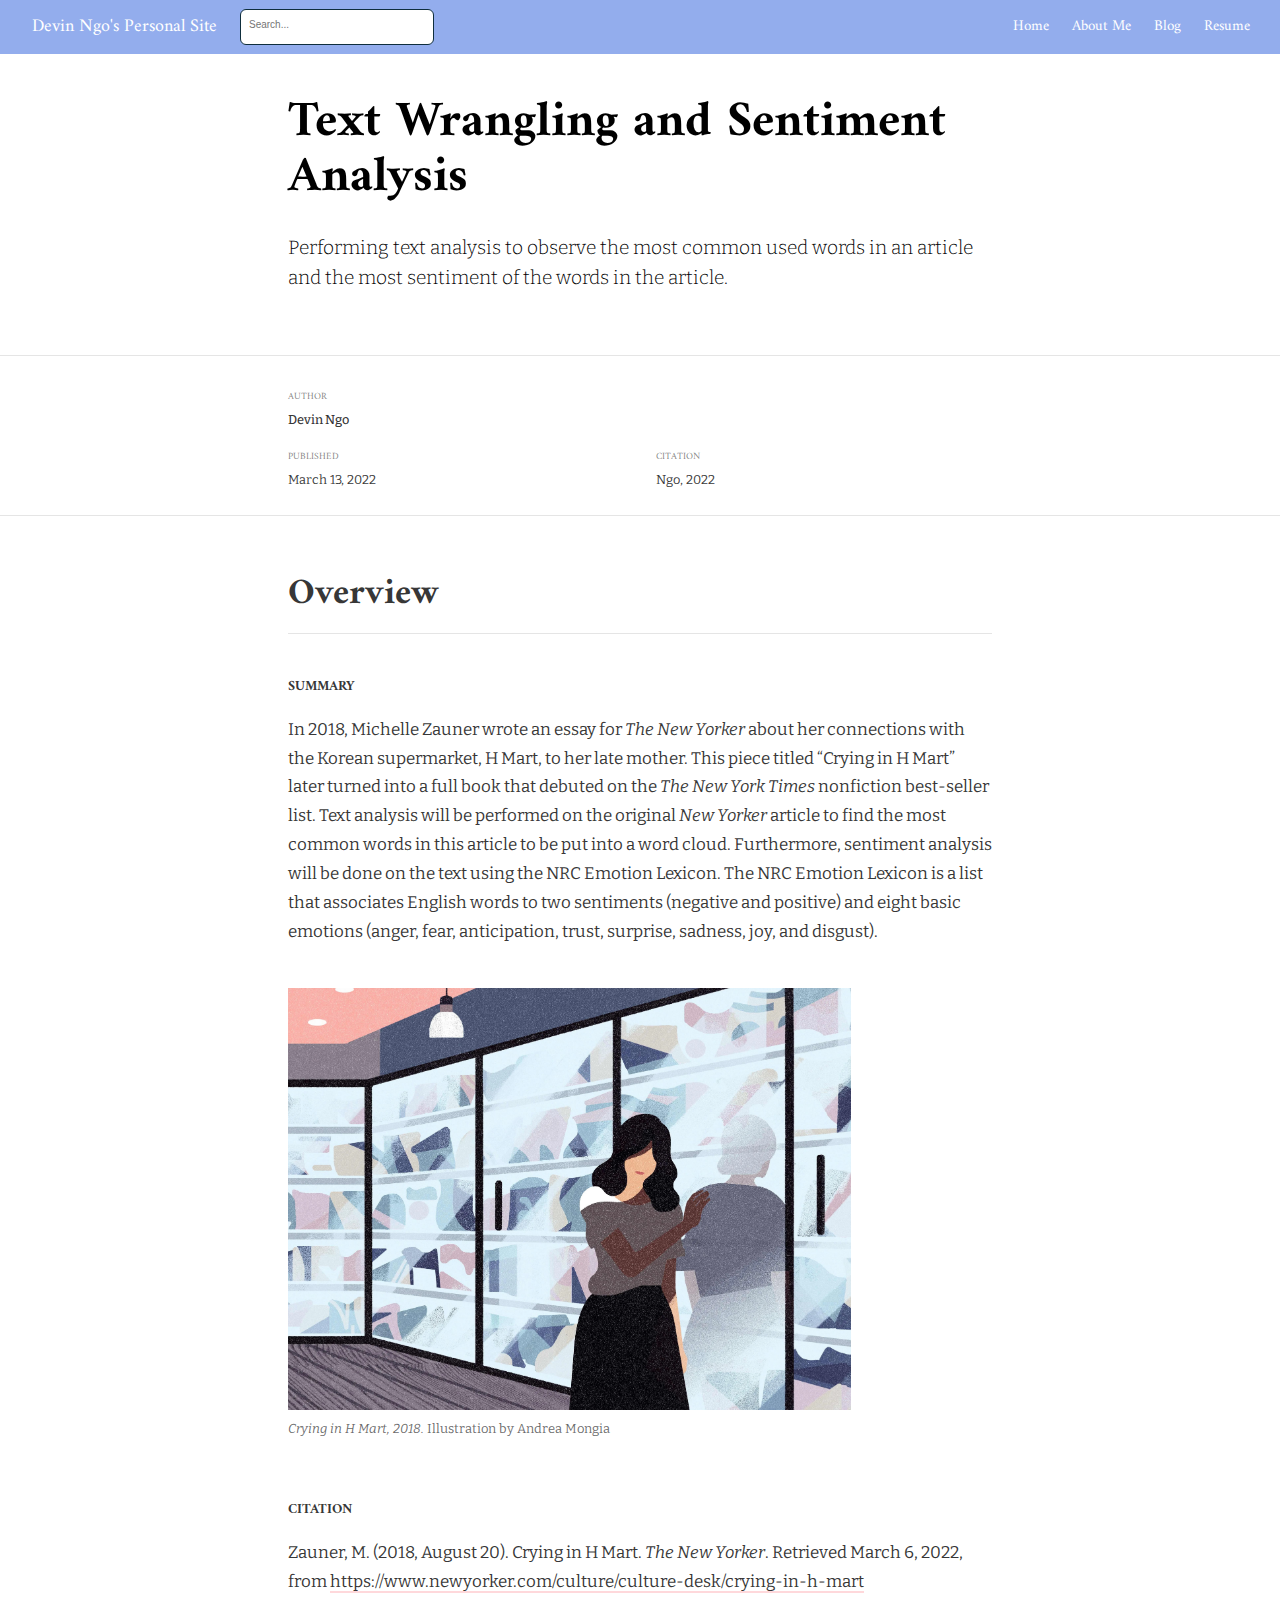
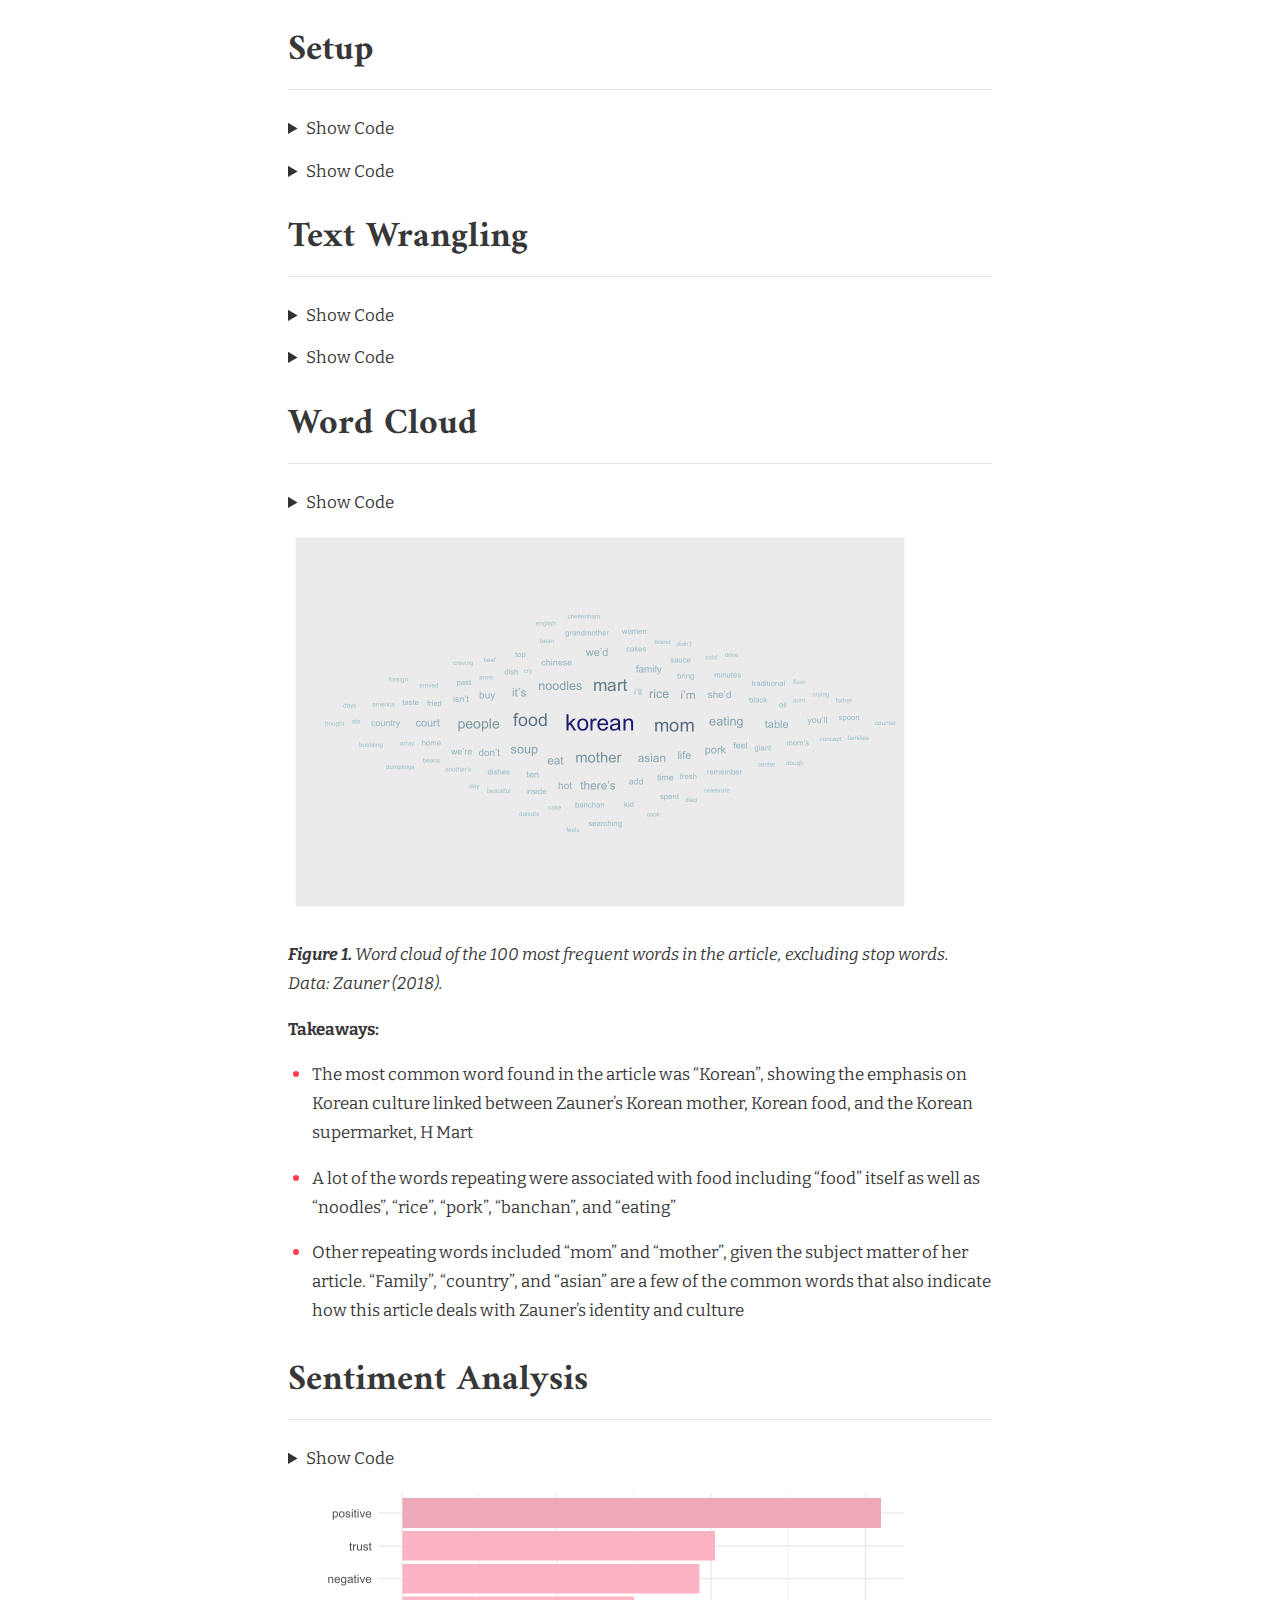
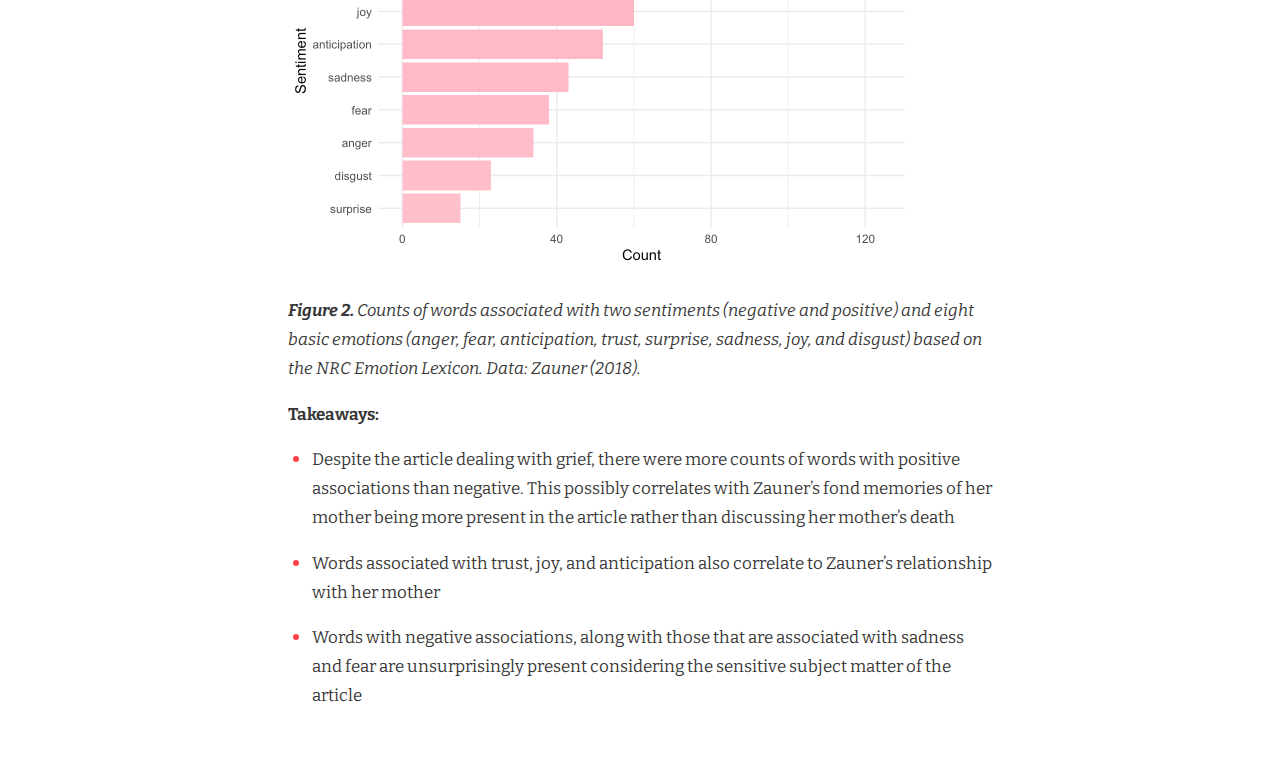
<file: docs/posts/2022-03-13-textanalysis/index.html>
<!DOCTYPE html>

<html xmlns="http://www.w3.org/1999/xhtml" lang="" xml:lang="">

<head>
  <meta charset="utf-8"/>
  <meta name="viewport" content="width=device-width, initial-scale=1"/>
  <meta http-equiv="X-UA-Compatible" content="IE=Edge,chrome=1"/>
  <meta name="generator" content="distill" />

  <style type="text/css">
  /* Hide doc at startup (prevent jankiness while JS renders/transforms) */
  body {
    visibility: hidden;
  }
  </style>

 <!--radix_placeholder_import_source-->
 <!--/radix_placeholder_import_source-->

<style type="text/css">code{white-space: pre;}</style>
<style type="text/css" data-origin="pandoc">
pre > code.sourceCode { white-space: pre; position: relative; }
pre > code.sourceCode > span { display: inline-block; line-height: 1.25; }
pre > code.sourceCode > span:empty { height: 1.2em; }
.sourceCode { overflow: visible; }
code.sourceCode > span { color: inherit; text-decoration: inherit; }
div.sourceCode { margin: 1em 0; }
pre.sourceCode { margin: 0; }
@media screen {
div.sourceCode { overflow: auto; }
}
@media print {
pre > code.sourceCode { white-space: pre-wrap; }
pre > code.sourceCode > span { text-indent: -5em; padding-left: 5em; }
}
pre.numberSource code
  { counter-reset: source-line 0; }
pre.numberSource code > span
  { position: relative; left: -4em; counter-increment: source-line; }
pre.numberSource code > span > a:first-child::before
  { content: counter(source-line);
    position: relative; left: -1em; text-align: right; vertical-align: baseline;
    border: none; display: inline-block;
    -webkit-touch-callout: none; -webkit-user-select: none;
    -khtml-user-select: none; -moz-user-select: none;
    -ms-user-select: none; user-select: none;
    padding: 0 4px; width: 4em;
    color: #aaaaaa;
  }
pre.numberSource { margin-left: 3em; border-left: 1px solid #aaaaaa;  padding-left: 4px; }
div.sourceCode
  {   }
@media screen {
pre > code.sourceCode > span > a:first-child::before { text-decoration: underline; }
}
code span.al { color: #ad0000; } /* Alert */
code span.an { color: #5e5e5e; } /* Annotation */
code span.at { } /* Attribute */
code span.bn { color: #ad0000; } /* BaseN */
code span.bu { } /* BuiltIn */
code span.cf { color: #007ba5; } /* ControlFlow */
code span.ch { color: #20794d; } /* Char */
code span.cn { color: #8f5902; } /* Constant */
code span.co { color: #5e5e5e; } /* Comment */
code span.cv { color: #5e5e5e; font-style: italic; } /* CommentVar */
code span.do { color: #5e5e5e; font-style: italic; } /* Documentation */
code span.dt { color: #ad0000; } /* DataType */
code span.dv { color: #ad0000; } /* DecVal */
code span.er { color: #ad0000; } /* Error */
code span.ex { } /* Extension */
code span.fl { color: #ad0000; } /* Float */
code span.fu { color: #4758ab; } /* Function */
code span.im { } /* Import */
code span.in { color: #5e5e5e; } /* Information */
code span.kw { color: #007ba5; } /* Keyword */
code span.op { color: #5e5e5e; } /* Operator */
code span.ot { color: #007ba5; } /* Other */
code span.pp { color: #ad0000; } /* Preprocessor */
code span.sc { color: #5e5e5e; } /* SpecialChar */
code span.ss { color: #20794d; } /* SpecialString */
code span.st { color: #20794d; } /* String */
code span.va { color: #111111; } /* Variable */
code span.vs { color: #20794d; } /* VerbatimString */
code span.wa { color: #5e5e5e; font-style: italic; } /* Warning */
</style>


  <!--radix_placeholder_meta_tags-->
<title>Devin Ngo's Personal Site: Text Wrangling and Sentiment Analysis</title>

<meta property="description" itemprop="description" content="Performing text analysis to observe the most common used words in an article and the most sentiment of the words in the article."/>


<!--  https://schema.org/Article -->
<meta property="article:published" itemprop="datePublished" content="2022-03-13"/>
<meta property="article:created" itemprop="dateCreated" content="2022-03-13"/>
<meta name="article:author" content="Devin Ngo"/>

<!--  https://developers.facebook.com/docs/sharing/webmasters#markup -->
<meta property="og:title" content="Devin Ngo&#39;s Personal Site: Text Wrangling and Sentiment Analysis"/>
<meta property="og:type" content="article"/>
<meta property="og:description" content="Performing text analysis to observe the most common used words in an article and the most sentiment of the words in the article."/>
<meta property="og:locale" content="en_US"/>
<meta property="og:site_name" content="Devin Ngo&#39;s Personal Site"/>

<!--  https://dev.twitter.com/cards/types/summary -->
<meta property="twitter:card" content="summary"/>
<meta property="twitter:title" content="Devin Ngo&#39;s Personal Site: Text Wrangling and Sentiment Analysis"/>
<meta property="twitter:description" content="Performing text analysis to observe the most common used words in an article and the most sentiment of the words in the article."/>

<!--/radix_placeholder_meta_tags-->
  <!--radix_placeholder_rmarkdown_metadata-->

<script type="text/json" id="radix-rmarkdown-metadata">
{"type":"list","attributes":{"names":{"type":"character","attributes":{},"value":["title","description","author","date","output"]}},"value":[{"type":"character","attributes":{},"value":["Text Wrangling and Sentiment Analysis"]},{"type":"character","attributes":{},"value":["Performing text analysis to observe the most common used words in an article and the most sentiment of the words in the article."]},{"type":"list","attributes":{},"value":[{"type":"list","attributes":{"names":{"type":"character","attributes":{},"value":["name","url"]}},"value":[{"type":"character","attributes":{},"value":["Devin Ngo"]},{"type":"list","attributes":{"names":{"type":"character","attributes":{},"value":[]}},"value":[]}]}]},{"type":"character","attributes":{},"value":["2022-03-13"]},{"type":"list","attributes":{"names":{"type":"character","attributes":{},"value":["distill::distill_article"]}},"value":[{"type":"list","attributes":{"names":{"type":"character","attributes":{},"value":["self_contained","code_folding"]}},"value":[{"type":"logical","attributes":{},"value":[false]},{"type":"character","attributes":{},"value":["Show Code"]}]}]}]}
</script>
<!--/radix_placeholder_rmarkdown_metadata-->
  
  <script type="text/json" id="radix-resource-manifest">
  {"type":"character","attributes":{},"value":["data/crying_in_hmart.pdf","hmart.jpg","textanalysis_files/anchor-4.2.2/anchor.min.js","textanalysis_files/bowser-1.9.3/bowser.min.js","textanalysis_files/distill-2.2.21/template.v2.js","textanalysis_files/figure-html5/unnamed-chunk-4-1.png","textanalysis_files/figure-html5/unnamed-chunk-5-1.png","textanalysis_files/header-attrs-2.11/header-attrs.js","textanalysis_files/jquery-3.6.0/jquery-3.6.0.js","textanalysis_files/jquery-3.6.0/jquery-3.6.0.min.js","textanalysis_files/jquery-3.6.0/jquery-3.6.0.min.map","textanalysis_files/popper-2.6.0/popper.min.js","textanalysis_files/tippy-6.2.7/tippy-bundle.umd.min.js","textanalysis_files/tippy-6.2.7/tippy-light-border.css","textanalysis_files/tippy-6.2.7/tippy.css","textanalysis_files/tippy-6.2.7/tippy.umd.min.js","textanalysis_files/webcomponents-2.0.0/webcomponents.js"]}
  </script>
  <!--radix_placeholder_navigation_in_header-->
<meta name="distill:offset" content="../.."/>

<script type="application/javascript">

  window.headroom_prevent_pin = false;

  window.document.addEventListener("DOMContentLoaded", function (event) {

    // initialize headroom for banner
    var header = $('header').get(0);
    var headerHeight = header.offsetHeight;
    var headroom = new Headroom(header, {
      tolerance: 5,
      onPin : function() {
        if (window.headroom_prevent_pin) {
          window.headroom_prevent_pin = false;
          headroom.unpin();
        }
      }
    });
    headroom.init();
    if(window.location.hash)
      headroom.unpin();
    $(header).addClass('headroom--transition');

    // offset scroll location for banner on hash change
    // (see: https://github.com/WickyNilliams/headroom.js/issues/38)
    window.addEventListener("hashchange", function(event) {
      window.scrollTo(0, window.pageYOffset - (headerHeight + 25));
    });

    // responsive menu
    $('.distill-site-header').each(function(i, val) {
      var topnav = $(this);
      var toggle = topnav.find('.nav-toggle');
      toggle.on('click', function() {
        topnav.toggleClass('responsive');
      });
    });

    // nav dropdowns
    $('.nav-dropbtn').click(function(e) {
      $(this).next('.nav-dropdown-content').toggleClass('nav-dropdown-active');
      $(this).parent().siblings('.nav-dropdown')
         .children('.nav-dropdown-content').removeClass('nav-dropdown-active');
    });
    $("body").click(function(e){
      $('.nav-dropdown-content').removeClass('nav-dropdown-active');
    });
    $(".nav-dropdown").click(function(e){
      e.stopPropagation();
    });
  });
</script>

<style type="text/css">

/* Theme (user-documented overrideables for nav appearance) */

.distill-site-nav {
  color: rgba(255, 255, 255, 0.8);
  background-color: #0F2E3D;
  font-size: 15px;
  font-weight: 300;
}

.distill-site-nav a {
  color: inherit;
  text-decoration: none;
}

.distill-site-nav a:hover {
  color: white;
}

@media print {
  .distill-site-nav {
    display: none;
  }
}

.distill-site-header {

}

.distill-site-footer {

}


/* Site Header */

.distill-site-header {
  width: 100%;
  box-sizing: border-box;
  z-index: 3;
}

.distill-site-header .nav-left {
  display: inline-block;
  margin-left: 8px;
}

@media screen and (max-width: 768px) {
  .distill-site-header .nav-left {
    margin-left: 0;
  }
}


.distill-site-header .nav-right {
  float: right;
  margin-right: 8px;
}

.distill-site-header a,
.distill-site-header .title {
  display: inline-block;
  text-align: center;
  padding: 14px 10px 14px 10px;
}

.distill-site-header .title {
  font-size: 18px;
  min-width: 150px;
}

.distill-site-header .logo {
  padding: 0;
}

.distill-site-header .logo img {
  display: none;
  max-height: 20px;
  width: auto;
  margin-bottom: -4px;
}

.distill-site-header .nav-image img {
  max-height: 18px;
  width: auto;
  display: inline-block;
  margin-bottom: -3px;
}



@media screen and (min-width: 1000px) {
  .distill-site-header .logo img {
    display: inline-block;
  }
  .distill-site-header .nav-left {
    margin-left: 20px;
  }
  .distill-site-header .nav-right {
    margin-right: 20px;
  }
  .distill-site-header .title {
    padding-left: 12px;
  }
}


.distill-site-header .nav-toggle {
  display: none;
}

.nav-dropdown {
  display: inline-block;
  position: relative;
}

.nav-dropdown .nav-dropbtn {
  border: none;
  outline: none;
  color: rgba(255, 255, 255, 0.8);
  padding: 16px 10px;
  background-color: transparent;
  font-family: inherit;
  font-size: inherit;
  font-weight: inherit;
  margin: 0;
  margin-top: 1px;
  z-index: 2;
}

.nav-dropdown-content {
  display: none;
  position: absolute;
  background-color: white;
  min-width: 200px;
  border: 1px solid rgba(0,0,0,0.15);
  border-radius: 4px;
  box-shadow: 0px 8px 16px 0px rgba(0,0,0,0.1);
  z-index: 1;
  margin-top: 2px;
  white-space: nowrap;
  padding-top: 4px;
  padding-bottom: 4px;
}

.nav-dropdown-content hr {
  margin-top: 4px;
  margin-bottom: 4px;
  border: none;
  border-bottom: 1px solid rgba(0, 0, 0, 0.1);
}

.nav-dropdown-active {
  display: block;
}

.nav-dropdown-content a, .nav-dropdown-content .nav-dropdown-header {
  color: black;
  padding: 6px 24px;
  text-decoration: none;
  display: block;
  text-align: left;
}

.nav-dropdown-content .nav-dropdown-header {
  display: block;
  padding: 5px 24px;
  padding-bottom: 0;
  text-transform: uppercase;
  font-size: 14px;
  color: #999999;
  white-space: nowrap;
}

.nav-dropdown:hover .nav-dropbtn {
  color: white;
}

.nav-dropdown-content a:hover {
  background-color: #ddd;
  color: black;
}

.nav-right .nav-dropdown-content {
  margin-left: -45%;
  right: 0;
}

@media screen and (max-width: 768px) {
  .distill-site-header a, .distill-site-header .nav-dropdown  {display: none;}
  .distill-site-header a.nav-toggle {
    float: right;
    display: block;
  }
  .distill-site-header .title {
    margin-left: 0;
  }
  .distill-site-header .nav-right {
    margin-right: 0;
  }
  .distill-site-header {
    overflow: hidden;
  }
  .nav-right .nav-dropdown-content {
    margin-left: 0;
  }
}


@media screen and (max-width: 768px) {
  .distill-site-header.responsive {position: relative; min-height: 500px; }
  .distill-site-header.responsive a.nav-toggle {
    position: absolute;
    right: 0;
    top: 0;
  }
  .distill-site-header.responsive a,
  .distill-site-header.responsive .nav-dropdown {
    display: block;
    text-align: left;
  }
  .distill-site-header.responsive .nav-left,
  .distill-site-header.responsive .nav-right {
    width: 100%;
  }
  .distill-site-header.responsive .nav-dropdown {float: none;}
  .distill-site-header.responsive .nav-dropdown-content {position: relative;}
  .distill-site-header.responsive .nav-dropdown .nav-dropbtn {
    display: block;
    width: 100%;
    text-align: left;
  }
}

/* Site Footer */

.distill-site-footer {
  width: 100%;
  overflow: hidden;
  box-sizing: border-box;
  z-index: 3;
  margin-top: 30px;
  padding-top: 30px;
  padding-bottom: 30px;
  text-align: center;
}

/* Headroom */

d-title {
  padding-top: 6rem;
}

@media print {
  d-title {
    padding-top: 4rem;
  }
}

.headroom {
  z-index: 1000;
  position: fixed;
  top: 0;
  left: 0;
  right: 0;
}

.headroom--transition {
  transition: all .4s ease-in-out;
}

.headroom--unpinned {
  top: -100px;
}

.headroom--pinned {
  top: 0;
}

/* adjust viewport for navbar height */
/* helps vertically center bootstrap (non-distill) content */
.min-vh-100 {
  min-height: calc(100vh - 100px) !important;
}

</style>

<script src="../../site_libs/jquery-3.6.0/jquery-3.6.0.min.js"></script>
<link href="../../site_libs/font-awesome-5.1.0/css/all.css" rel="stylesheet"/>
<link href="../../site_libs/font-awesome-5.1.0/css/v4-shims.css" rel="stylesheet"/>
<script src="../../site_libs/headroom-0.9.4/headroom.min.js"></script>
<script src="../../site_libs/autocomplete-0.37.1/autocomplete.min.js"></script>
<script src="../../site_libs/fuse-6.4.1/fuse.min.js"></script>

<script type="application/javascript">

function getMeta(metaName) {
  var metas = document.getElementsByTagName('meta');
  for (let i = 0; i < metas.length; i++) {
    if (metas[i].getAttribute('name') === metaName) {
      return metas[i].getAttribute('content');
    }
  }
  return '';
}

function offsetURL(url) {
  var offset = getMeta('distill:offset');
  return offset ? offset + '/' + url : url;
}

function createFuseIndex() {

  // create fuse index
  var options = {
    keys: [
      { name: 'title', weight: 20 },
      { name: 'categories', weight: 15 },
      { name: 'description', weight: 10 },
      { name: 'contents', weight: 5 },
    ],
    ignoreLocation: true,
    threshold: 0
  };
  var fuse = new window.Fuse([], options);

  // fetch the main search.json
  return fetch(offsetURL('search.json'))
    .then(function(response) {
      if (response.status == 200) {
        return response.json().then(function(json) {
          // index main articles
          json.articles.forEach(function(article) {
            fuse.add(article);
          });
          // download collections and index their articles
          return Promise.all(json.collections.map(function(collection) {
            return fetch(offsetURL(collection)).then(function(response) {
              if (response.status === 200) {
                return response.json().then(function(articles) {
                  articles.forEach(function(article) {
                    fuse.add(article);
                  });
                })
              } else {
                return Promise.reject(
                  new Error('Unexpected status from search index request: ' +
                            response.status)
                );
              }
            });
          })).then(function() {
            return fuse;
          });
        });

      } else {
        return Promise.reject(
          new Error('Unexpected status from search index request: ' +
                      response.status)
        );
      }
    });
}

window.document.addEventListener("DOMContentLoaded", function (event) {

  // get search element (bail if we don't have one)
  var searchEl = window.document.getElementById('distill-search');
  if (!searchEl)
    return;

  createFuseIndex()
    .then(function(fuse) {

      // make search box visible
      searchEl.classList.remove('hidden');

      // initialize autocomplete
      var options = {
        autoselect: true,
        hint: false,
        minLength: 2,
      };
      window.autocomplete(searchEl, options, [{
        source: function(query, callback) {
          const searchOptions = {
            isCaseSensitive: false,
            shouldSort: true,
            minMatchCharLength: 2,
            limit: 10,
          };
          var results = fuse.search(query, searchOptions);
          callback(results
            .map(function(result) { return result.item; })
          );
        },
        templates: {
          suggestion: function(suggestion) {
            var img = suggestion.preview && Object.keys(suggestion.preview).length > 0
              ? `<img src="${offsetURL(suggestion.preview)}"</img>`
              : '';
            var html = `
              <div class="search-item">
                <h3>${suggestion.title}</h3>
                <div class="search-item-description">
                  ${suggestion.description || ''}
                </div>
                <div class="search-item-preview">
                  ${img}
                </div>
              </div>
            `;
            return html;
          }
        }
      }]).on('autocomplete:selected', function(event, suggestion) {
        window.location.href = offsetURL(suggestion.path);
      });
      // remove inline display style on autocompleter (we want to
      // manage responsive display via css)
      $('.algolia-autocomplete').css("display", "");
    })
    .catch(function(error) {
      console.log(error);
    });

});

</script>

<style type="text/css">

.nav-search {
  font-size: x-small;
}

/* Algolioa Autocomplete */

.algolia-autocomplete {
  display: inline-block;
  margin-left: 10px;
  vertical-align: sub;
  background-color: white;
  color: black;
  padding: 6px;
  padding-top: 8px;
  padding-bottom: 0;
  border-radius: 6px;
  border: 1px #0F2E3D solid;
  width: 180px;
}


@media screen and (max-width: 768px) {
  .distill-site-nav .algolia-autocomplete {
    display: none;
    visibility: hidden;
  }
  .distill-site-nav.responsive .algolia-autocomplete {
    display: inline-block;
    visibility: visible;
  }
  .distill-site-nav.responsive .algolia-autocomplete .aa-dropdown-menu {
    margin-left: 0;
    width: 400px;
    max-height: 400px;
  }
}

.algolia-autocomplete .aa-input, .algolia-autocomplete .aa-hint {
  width: 90%;
  outline: none;
  border: none;
}

.algolia-autocomplete .aa-hint {
  color: #999;
}
.algolia-autocomplete .aa-dropdown-menu {
  width: 550px;
  max-height: 70vh;
  overflow-x: visible;
  overflow-y: scroll;
  padding: 5px;
  margin-top: 3px;
  margin-left: -150px;
  background-color: #fff;
  border-radius: 5px;
  border: 1px solid #999;
  border-top: none;
}

.algolia-autocomplete .aa-dropdown-menu .aa-suggestion {
  cursor: pointer;
  padding: 5px 4px;
  border-bottom: 1px solid #eee;
}

.algolia-autocomplete .aa-dropdown-menu .aa-suggestion:last-of-type {
  border-bottom: none;
  margin-bottom: 2px;
}

.algolia-autocomplete .aa-dropdown-menu .aa-suggestion .search-item {
  overflow: hidden;
  font-size: 0.8em;
  line-height: 1.4em;
}

.algolia-autocomplete .aa-dropdown-menu .aa-suggestion .search-item h3 {
  font-size: 1rem;
  margin-block-start: 0;
  margin-block-end: 5px;
}

.algolia-autocomplete .aa-dropdown-menu .aa-suggestion .search-item-description {
  display: inline-block;
  overflow: hidden;
  height: 2.8em;
  width: 80%;
  margin-right: 4%;
}

.algolia-autocomplete .aa-dropdown-menu .aa-suggestion .search-item-preview {
  display: inline-block;
  width: 15%;
}

.algolia-autocomplete .aa-dropdown-menu .aa-suggestion .search-item-preview img {
  height: 3em;
  width: auto;
  display: none;
}

.algolia-autocomplete .aa-dropdown-menu .aa-suggestion .search-item-preview img[src] {
  display: initial;
}

.algolia-autocomplete .aa-dropdown-menu .aa-suggestion.aa-cursor {
  background-color: #eee;
}
.algolia-autocomplete .aa-dropdown-menu .aa-suggestion em {
  font-weight: bold;
  font-style: normal;
}

</style>


<!--/radix_placeholder_navigation_in_header-->
  <!--radix_placeholder_distill-->

<style type="text/css">

body {
  background-color: white;
}

.pandoc-table {
  width: 100%;
}

.pandoc-table>caption {
  margin-bottom: 10px;
}

.pandoc-table th:not([align]) {
  text-align: left;
}

.pagedtable-footer {
  font-size: 15px;
}

d-byline .byline {
  grid-template-columns: 2fr 2fr;
}

d-byline .byline h3 {
  margin-block-start: 1.5em;
}

d-byline .byline .authors-affiliations h3 {
  margin-block-start: 0.5em;
}

.authors-affiliations .orcid-id {
  width: 16px;
  height:16px;
  margin-left: 4px;
  margin-right: 4px;
  vertical-align: middle;
  padding-bottom: 2px;
}

d-title .dt-tags {
  margin-top: 1em;
  grid-column: text;
}

.dt-tags .dt-tag {
  text-decoration: none;
  display: inline-block;
  color: rgba(0,0,0,0.6);
  padding: 0em 0.4em;
  margin-right: 0.5em;
  margin-bottom: 0.4em;
  font-size: 70%;
  border: 1px solid rgba(0,0,0,0.2);
  border-radius: 3px;
  text-transform: uppercase;
  font-weight: 500;
}

d-article table.gt_table td,
d-article table.gt_table th {
  border-bottom: none;
}

.html-widget {
  margin-bottom: 2.0em;
}

.l-screen-inset {
  padding-right: 16px;
}

.l-screen .caption {
  margin-left: 10px;
}

.shaded {
  background: rgb(247, 247, 247);
  padding-top: 20px;
  padding-bottom: 20px;
  border-top: 1px solid rgba(0, 0, 0, 0.1);
  border-bottom: 1px solid rgba(0, 0, 0, 0.1);
}

.shaded .html-widget {
  margin-bottom: 0;
  border: 1px solid rgba(0, 0, 0, 0.1);
}

.shaded .shaded-content {
  background: white;
}

.text-output {
  margin-top: 0;
  line-height: 1.5em;
}

.hidden {
  display: none !important;
}

d-article {
  padding-top: 2.5rem;
  padding-bottom: 30px;
}

d-appendix {
  padding-top: 30px;
}

d-article>p>img {
  width: 100%;
}

d-article h2 {
  margin: 1rem 0 1.5rem 0;
}

d-article h3 {
  margin-top: 1.5rem;
}

d-article iframe {
  border: 1px solid rgba(0, 0, 0, 0.1);
  margin-bottom: 2.0em;
  width: 100%;
}

/* Tweak code blocks */

d-article div.sourceCode code,
d-article pre code {
  font-family: Consolas, Monaco, 'Andale Mono', 'Ubuntu Mono', monospace;
}

d-article pre,
d-article div.sourceCode,
d-article div.sourceCode pre {
  overflow: auto;
}

d-article div.sourceCode {
  background-color: white;
}

d-article div.sourceCode pre {
  padding-left: 10px;
  font-size: 12px;
  border-left: 2px solid rgba(0,0,0,0.1);
}

d-article pre {
  font-size: 12px;
  color: black;
  background: none;
  margin-top: 0;
  text-align: left;
  white-space: pre;
  word-spacing: normal;
  word-break: normal;
  word-wrap: normal;
  line-height: 1.5;

  -moz-tab-size: 4;
  -o-tab-size: 4;
  tab-size: 4;

  -webkit-hyphens: none;
  -moz-hyphens: none;
  -ms-hyphens: none;
  hyphens: none;
}

d-article pre a {
  border-bottom: none;
}

d-article pre a:hover {
  border-bottom: none;
  text-decoration: underline;
}

d-article details {
  grid-column: text;
  margin-bottom: 0.8em;
}

@media(min-width: 768px) {

d-article pre,
d-article div.sourceCode,
d-article div.sourceCode pre {
  overflow: visible !important;
}

d-article div.sourceCode pre {
  padding-left: 18px;
  font-size: 14px;
}

d-article pre {
  font-size: 14px;
}

}

figure img.external {
  background: white;
  border: 1px solid rgba(0, 0, 0, 0.1);
  box-shadow: 0 1px 8px rgba(0, 0, 0, 0.1);
  padding: 18px;
  box-sizing: border-box;
}

/* CSS for d-contents */

.d-contents {
  grid-column: text;
  color: rgba(0,0,0,0.8);
  font-size: 0.9em;
  padding-bottom: 1em;
  margin-bottom: 1em;
  padding-bottom: 0.5em;
  margin-bottom: 1em;
  padding-left: 0.25em;
  justify-self: start;
}

@media(min-width: 1000px) {
  .d-contents.d-contents-float {
    height: 0;
    grid-column-start: 1;
    grid-column-end: 4;
    justify-self: center;
    padding-right: 3em;
    padding-left: 2em;
  }
}

.d-contents nav h3 {
  font-size: 18px;
  margin-top: 0;
  margin-bottom: 1em;
}

.d-contents li {
  list-style-type: none
}

.d-contents nav > ul {
  padding-left: 0;
}

.d-contents ul {
  padding-left: 1em
}

.d-contents nav ul li {
  margin-top: 0.6em;
  margin-bottom: 0.2em;
}

.d-contents nav a {
  font-size: 13px;
  border-bottom: none;
  text-decoration: none
  color: rgba(0, 0, 0, 0.8);
}

.d-contents nav a:hover {
  text-decoration: underline solid rgba(0, 0, 0, 0.6)
}

.d-contents nav > ul > li > a {
  font-weight: 600;
}

.d-contents nav > ul > li > ul {
  font-weight: inherit;
}

.d-contents nav > ul > li > ul > li {
  margin-top: 0.2em;
}


.d-contents nav ul {
  margin-top: 0;
  margin-bottom: 0.25em;
}

.d-article-with-toc h2:nth-child(2) {
  margin-top: 0;
}


/* Figure */

.figure {
  position: relative;
  margin-bottom: 2.5em;
  margin-top: 1.5em;
}

.figure img {
  width: 100%;
}

.figure .caption {
  color: rgba(0, 0, 0, 0.6);
  font-size: 12px;
  line-height: 1.5em;
}

.figure img.external {
  background: white;
  border: 1px solid rgba(0, 0, 0, 0.1);
  box-shadow: 0 1px 8px rgba(0, 0, 0, 0.1);
  padding: 18px;
  box-sizing: border-box;
}

.figure .caption a {
  color: rgba(0, 0, 0, 0.6);
}

.figure .caption b,
.figure .caption strong, {
  font-weight: 600;
  color: rgba(0, 0, 0, 1.0);
}

/* Citations */

d-article .citation {
  color: inherit;
  cursor: inherit;
}

div.hanging-indent{
  margin-left: 1em; text-indent: -1em;
}

/* Citation hover box */

.tippy-box[data-theme~=light-border] {
  background-color: rgba(250, 250, 250, 0.95);
}

.tippy-content > p {
  margin-bottom: 0;
  padding: 2px;
}


/* Tweak 1000px media break to show more text */

@media(min-width: 1000px) {
  .base-grid,
  distill-header,
  d-title,
  d-abstract,
  d-article,
  d-appendix,
  distill-appendix,
  d-byline,
  d-footnote-list,
  d-citation-list,
  distill-footer {
    grid-template-columns: [screen-start] 1fr [page-start kicker-start] 80px [middle-start] 50px [text-start kicker-end] 65px 65px 65px 65px 65px 65px 65px 65px [text-end gutter-start] 65px [middle-end] 65px [page-end gutter-end] 1fr [screen-end];
    grid-column-gap: 16px;
  }

  .grid {
    grid-column-gap: 16px;
  }

  d-article {
    font-size: 1.06rem;
    line-height: 1.7em;
  }
  figure .caption, .figure .caption, figure figcaption {
    font-size: 13px;
  }
}

@media(min-width: 1180px) {
  .base-grid,
  distill-header,
  d-title,
  d-abstract,
  d-article,
  d-appendix,
  distill-appendix,
  d-byline,
  d-footnote-list,
  d-citation-list,
  distill-footer {
    grid-template-columns: [screen-start] 1fr [page-start kicker-start] 60px [middle-start] 60px [text-start kicker-end] 60px 60px 60px 60px 60px 60px 60px 60px [text-end gutter-start] 60px [middle-end] 60px [page-end gutter-end] 1fr [screen-end];
    grid-column-gap: 32px;
  }

  .grid {
    grid-column-gap: 32px;
  }
}


/* Get the citation styles for the appendix (not auto-injected on render since
   we do our own rendering of the citation appendix) */

d-appendix .citation-appendix,
.d-appendix .citation-appendix {
  font-size: 11px;
  line-height: 15px;
  border-left: 1px solid rgba(0, 0, 0, 0.1);
  padding-left: 18px;
  border: 1px solid rgba(0,0,0,0.1);
  background: rgba(0, 0, 0, 0.02);
  padding: 10px 18px;
  border-radius: 3px;
  color: rgba(150, 150, 150, 1);
  overflow: hidden;
  margin-top: -12px;
  white-space: pre-wrap;
  word-wrap: break-word;
}

/* Include appendix styles here so they can be overridden */

d-appendix {
  contain: layout style;
  font-size: 0.8em;
  line-height: 1.7em;
  margin-top: 60px;
  margin-bottom: 0;
  border-top: 1px solid rgba(0, 0, 0, 0.1);
  color: rgba(0,0,0,0.5);
  padding-top: 60px;
  padding-bottom: 48px;
}

d-appendix h3 {
  grid-column: page-start / text-start;
  font-size: 15px;
  font-weight: 500;
  margin-top: 1em;
  margin-bottom: 0;
  color: rgba(0,0,0,0.65);
}

d-appendix h3 + * {
  margin-top: 1em;
}

d-appendix ol {
  padding: 0 0 0 15px;
}

@media (min-width: 768px) {
  d-appendix ol {
    padding: 0 0 0 30px;
    margin-left: -30px;
  }
}

d-appendix li {
  margin-bottom: 1em;
}

d-appendix a {
  color: rgba(0, 0, 0, 0.6);
}

d-appendix > * {
  grid-column: text;
}

d-appendix > d-footnote-list,
d-appendix > d-citation-list,
d-appendix > distill-appendix {
  grid-column: screen;
}

/* Include footnote styles here so they can be overridden */

d-footnote-list {
  contain: layout style;
}

d-footnote-list > * {
  grid-column: text;
}

d-footnote-list a.footnote-backlink {
  color: rgba(0,0,0,0.3);
  padding-left: 0.5em;
}



/* Anchor.js */

.anchorjs-link {
  /*transition: all .25s linear; */
  text-decoration: none;
  border-bottom: none;
}
*:hover > .anchorjs-link {
  margin-left: -1.125em !important;
  text-decoration: none;
  border-bottom: none;
}

/* Social footer */

.social_footer {
  margin-top: 30px;
  margin-bottom: 0;
  color: rgba(0,0,0,0.67);
}

.disqus-comments {
  margin-right: 30px;
}

.disqus-comment-count {
  border-bottom: 1px solid rgba(0, 0, 0, 0.4);
  cursor: pointer;
}

#disqus_thread {
  margin-top: 30px;
}

.article-sharing a {
  border-bottom: none;
  margin-right: 8px;
}

.article-sharing a:hover {
  border-bottom: none;
}

.sidebar-section.subscribe {
  font-size: 12px;
  line-height: 1.6em;
}

.subscribe p {
  margin-bottom: 0.5em;
}


.article-footer .subscribe {
  font-size: 15px;
  margin-top: 45px;
}


.sidebar-section.custom {
  font-size: 12px;
  line-height: 1.6em;
}

.custom p {
  margin-bottom: 0.5em;
}

/* Styles for listing layout (hide title) */
.layout-listing d-title, .layout-listing .d-title {
  display: none;
}

/* Styles for posts lists (not auto-injected) */


.posts-with-sidebar {
  padding-left: 45px;
  padding-right: 45px;
}

.posts-list .description h2,
.posts-list .description p {
  font-family: -apple-system, BlinkMacSystemFont, "Segoe UI", Roboto, Oxygen, Ubuntu, Cantarell, "Fira Sans", "Droid Sans", "Helvetica Neue", Arial, sans-serif;
}

.posts-list .description h2 {
  font-weight: 700;
  border-bottom: none;
  padding-bottom: 0;
}

.posts-list h2.post-tag {
  border-bottom: 1px solid rgba(0, 0, 0, 0.2);
  padding-bottom: 12px;
}
.posts-list {
  margin-top: 60px;
  margin-bottom: 24px;
}

.posts-list .post-preview {
  text-decoration: none;
  overflow: hidden;
  display: block;
  border-bottom: 1px solid rgba(0, 0, 0, 0.1);
  padding: 24px 0;
}

.post-preview-last {
  border-bottom: none !important;
}

.posts-list .posts-list-caption {
  grid-column: screen;
  font-weight: 400;
}

.posts-list .post-preview h2 {
  margin: 0 0 6px 0;
  line-height: 1.2em;
  font-style: normal;
  font-size: 24px;
}

.posts-list .post-preview p {
  margin: 0 0 12px 0;
  line-height: 1.4em;
  font-size: 16px;
}

.posts-list .post-preview .thumbnail {
  box-sizing: border-box;
  margin-bottom: 24px;
  position: relative;
  max-width: 500px;
}
.posts-list .post-preview img {
  width: 100%;
  display: block;
}

.posts-list .metadata {
  font-size: 12px;
  line-height: 1.4em;
  margin-bottom: 18px;
}

.posts-list .metadata > * {
  display: inline-block;
}

.posts-list .metadata .publishedDate {
  margin-right: 2em;
}

.posts-list .metadata .dt-authors {
  display: block;
  margin-top: 0.3em;
  margin-right: 2em;
}

.posts-list .dt-tags {
  display: block;
  line-height: 1em;
}

.posts-list .dt-tags .dt-tag {
  display: inline-block;
  color: rgba(0,0,0,0.6);
  padding: 0.3em 0.4em;
  margin-right: 0.2em;
  margin-bottom: 0.4em;
  font-size: 60%;
  border: 1px solid rgba(0,0,0,0.2);
  border-radius: 3px;
  text-transform: uppercase;
  font-weight: 500;
}

.posts-list img {
  opacity: 1;
}

.posts-list img[data-src] {
  opacity: 0;
}

.posts-more {
  clear: both;
}


.posts-sidebar {
  font-size: 16px;
}

.posts-sidebar h3 {
  font-size: 16px;
  margin-top: 0;
  margin-bottom: 0.5em;
  font-weight: 400;
  text-transform: uppercase;
}

.sidebar-section {
  margin-bottom: 30px;
}

.categories ul {
  list-style-type: none;
  margin: 0;
  padding: 0;
}

.categories li {
  color: rgba(0, 0, 0, 0.8);
  margin-bottom: 0;
}

.categories li>a {
  border-bottom: none;
}

.categories li>a:hover {
  border-bottom: 1px solid rgba(0, 0, 0, 0.4);
}

.categories .active {
  font-weight: 600;
}

.categories .category-count {
  color: rgba(0, 0, 0, 0.4);
}


@media(min-width: 768px) {
  .posts-list .post-preview h2 {
    font-size: 26px;
  }
  .posts-list .post-preview .thumbnail {
    float: right;
    width: 30%;
    margin-bottom: 0;
  }
  .posts-list .post-preview .description {
    float: left;
    width: 45%;
  }
  .posts-list .post-preview .metadata {
    float: left;
    width: 20%;
    margin-top: 8px;
  }
  .posts-list .post-preview p {
    margin: 0 0 12px 0;
    line-height: 1.5em;
    font-size: 16px;
  }
  .posts-with-sidebar .posts-list {
    float: left;
    width: 75%;
  }
  .posts-with-sidebar .posts-sidebar {
    float: right;
    width: 20%;
    margin-top: 60px;
    padding-top: 24px;
    padding-bottom: 24px;
  }
}


/* Improve display for browsers without grid (IE/Edge <= 15) */

.downlevel {
  line-height: 1.6em;
  font-family: -apple-system, BlinkMacSystemFont, "Segoe UI", Roboto, Oxygen, Ubuntu, Cantarell, "Fira Sans", "Droid Sans", "Helvetica Neue", Arial, sans-serif;
  margin: 0;
}

.downlevel .d-title {
  padding-top: 6rem;
  padding-bottom: 1.5rem;
}

.downlevel .d-title h1 {
  font-size: 50px;
  font-weight: 700;
  line-height: 1.1em;
  margin: 0 0 0.5rem;
}

.downlevel .d-title p {
  font-weight: 300;
  font-size: 1.2rem;
  line-height: 1.55em;
  margin-top: 0;
}

.downlevel .d-byline {
  padding-top: 0.8em;
  padding-bottom: 0.8em;
  font-size: 0.8rem;
  line-height: 1.8em;
}

.downlevel .section-separator {
  border: none;
  border-top: 1px solid rgba(0, 0, 0, 0.1);
}

.downlevel .d-article {
  font-size: 1.06rem;
  line-height: 1.7em;
  padding-top: 1rem;
  padding-bottom: 2rem;
}


.downlevel .d-appendix {
  padding-left: 0;
  padding-right: 0;
  max-width: none;
  font-size: 0.8em;
  line-height: 1.7em;
  margin-bottom: 0;
  color: rgba(0,0,0,0.5);
  padding-top: 40px;
  padding-bottom: 48px;
}

.downlevel .footnotes ol {
  padding-left: 13px;
}

.downlevel .base-grid,
.downlevel .distill-header,
.downlevel .d-title,
.downlevel .d-abstract,
.downlevel .d-article,
.downlevel .d-appendix,
.downlevel .distill-appendix,
.downlevel .d-byline,
.downlevel .d-footnote-list,
.downlevel .d-citation-list,
.downlevel .distill-footer,
.downlevel .appendix-bottom,
.downlevel .posts-container {
  padding-left: 40px;
  padding-right: 40px;
}

@media(min-width: 768px) {
  .downlevel .base-grid,
  .downlevel .distill-header,
  .downlevel .d-title,
  .downlevel .d-abstract,
  .downlevel .d-article,
  .downlevel .d-appendix,
  .downlevel .distill-appendix,
  .downlevel .d-byline,
  .downlevel .d-footnote-list,
  .downlevel .d-citation-list,
  .downlevel .distill-footer,
  .downlevel .appendix-bottom,
  .downlevel .posts-container {
  padding-left: 150px;
  padding-right: 150px;
  max-width: 900px;
}
}

.downlevel pre code {
  display: block;
  border-left: 2px solid rgba(0, 0, 0, .1);
  padding: 0 0 0 20px;
  font-size: 14px;
}

.downlevel code, .downlevel pre {
  color: black;
  background: none;
  font-family: Consolas, Monaco, 'Andale Mono', 'Ubuntu Mono', monospace;
  text-align: left;
  white-space: pre;
  word-spacing: normal;
  word-break: normal;
  word-wrap: normal;
  line-height: 1.5;

  -moz-tab-size: 4;
  -o-tab-size: 4;
  tab-size: 4;

  -webkit-hyphens: none;
  -moz-hyphens: none;
  -ms-hyphens: none;
  hyphens: none;
}

.downlevel .posts-list .post-preview {
  color: inherit;
}



</style>

<script type="application/javascript">

function is_downlevel_browser() {
  if (bowser.isUnsupportedBrowser({ msie: "12", msedge: "16"},
                                 window.navigator.userAgent)) {
    return true;
  } else {
    return window.load_distill_framework === undefined;
  }
}

// show body when load is complete
function on_load_complete() {

  // add anchors
  if (window.anchors) {
    window.anchors.options.placement = 'left';
    window.anchors.add('d-article > h2, d-article > h3, d-article > h4, d-article > h5');
  }


  // set body to visible
  document.body.style.visibility = 'visible';

  // force redraw for leaflet widgets
  if (window.HTMLWidgets) {
    var maps = window.HTMLWidgets.findAll(".leaflet");
    $.each(maps, function(i, el) {
      var map = this.getMap();
      map.invalidateSize();
      map.eachLayer(function(layer) {
        if (layer instanceof L.TileLayer)
          layer.redraw();
      });
    });
  }

  // trigger 'shown' so htmlwidgets resize
  $('d-article').trigger('shown');
}

function init_distill() {

  init_common();

  // create front matter
  var front_matter = $('<d-front-matter></d-front-matter>');
  $('#distill-front-matter').wrap(front_matter);

  // create d-title
  $('.d-title').changeElementType('d-title');

  // create d-byline
  var byline = $('<d-byline></d-byline>');
  $('.d-byline').replaceWith(byline);

  // create d-article
  var article = $('<d-article></d-article>');
  $('.d-article').wrap(article).children().unwrap();

  // move posts container into article
  $('.posts-container').appendTo($('d-article'));

  // create d-appendix
  $('.d-appendix').changeElementType('d-appendix');

  // flag indicating that we have appendix items
  var appendix = $('.appendix-bottom').children('h3').length > 0;

  // replace footnotes with <d-footnote>
  $('.footnote-ref').each(function(i, val) {
    appendix = true;
    var href = $(this).attr('href');
    var id = href.replace('#', '');
    var fn = $('#' + id);
    var fn_p = $('#' + id + '>p');
    fn_p.find('.footnote-back').remove();
    var text = fn_p.html();
    var dtfn = $('<d-footnote></d-footnote>');
    dtfn.html(text);
    $(this).replaceWith(dtfn);
  });
  // remove footnotes
  $('.footnotes').remove();

  // move refs into #references-listing
  $('#references-listing').replaceWith($('#refs'));

  $('h1.appendix, h2.appendix').each(function(i, val) {
    $(this).changeElementType('h3');
  });
  $('h3.appendix').each(function(i, val) {
    var id = $(this).attr('id');
    $('.d-contents a[href="#' + id + '"]').parent().remove();
    appendix = true;
    $(this).nextUntil($('h1, h2, h3')).addBack().appendTo($('d-appendix'));
  });

  // show d-appendix if we have appendix content
  $("d-appendix").css('display', appendix ? 'grid' : 'none');

  // localize layout chunks to just output
  $('.layout-chunk').each(function(i, val) {

    // capture layout
    var layout = $(this).attr('data-layout');

    // apply layout to markdown level block elements
    var elements = $(this).children().not('details, div.sourceCode, pre, script');
    elements.each(function(i, el) {
      var layout_div = $('<div class="' + layout + '"></div>');
      if (layout_div.hasClass('shaded')) {
        var shaded_content = $('<div class="shaded-content"></div>');
        $(this).wrap(shaded_content);
        $(this).parent().wrap(layout_div);
      } else {
        $(this).wrap(layout_div);
      }
    });


    // unwrap the layout-chunk div
    $(this).children().unwrap();
  });

  // remove code block used to force  highlighting css
  $('.distill-force-highlighting-css').parent().remove();

  // remove empty line numbers inserted by pandoc when using a
  // custom syntax highlighting theme
  $('code.sourceCode a:empty').remove();

  // load distill framework
  load_distill_framework();

  // wait for window.distillRunlevel == 4 to do post processing
  function distill_post_process() {

    if (!window.distillRunlevel || window.distillRunlevel < 4)
      return;

    // hide author/affiliations entirely if we have no authors
    var front_matter = JSON.parse($("#distill-front-matter").html());
    var have_authors = front_matter.authors && front_matter.authors.length > 0;
    if (!have_authors)
      $('d-byline').addClass('hidden');

    // article with toc class
    $('.d-contents').parent().addClass('d-article-with-toc');

    // strip links that point to #
    $('.authors-affiliations').find('a[href="#"]').removeAttr('href');

    // add orcid ids
    $('.authors-affiliations').find('.author').each(function(i, el) {
      var orcid_id = front_matter.authors[i].orcidID;
      if (orcid_id) {
        var a = $('<a></a>');
        a.attr('href', 'https://orcid.org/' + orcid_id);
        var img = $('<img></img>');
        img.addClass('orcid-id');
        img.attr('alt', 'ORCID ID');
        img.attr('src','[data-uri]');
        a.append(img);
        $(this).append(a);
      }
    });

    // hide elements of author/affiliations grid that have no value
    function hide_byline_column(caption) {
      $('d-byline').find('h3:contains("' + caption + '")').parent().css('visibility', 'hidden');
    }

    // affiliations
    var have_affiliations = false;
    for (var i = 0; i<front_matter.authors.length; ++i) {
      var author = front_matter.authors[i];
      if (author.affiliation !== "&nbsp;") {
        have_affiliations = true;
        break;
      }
    }
    if (!have_affiliations)
      $('d-byline').find('h3:contains("Affiliations")').css('visibility', 'hidden');

    // published date
    if (!front_matter.publishedDate)
      hide_byline_column("Published");

    // document object identifier
    var doi = $('d-byline').find('h3:contains("DOI")');
    var doi_p = doi.next().empty();
    if (!front_matter.doi) {
      // if we have a citation and valid citationText then link to that
      if ($('#citation').length > 0 && front_matter.citationText) {
        doi.html('Citation');
        $('<a href="#citation"></a>')
          .text(front_matter.citationText)
          .appendTo(doi_p);
      } else {
        hide_byline_column("DOI");
      }
    } else {
      $('<a></a>')
         .attr('href', "https://doi.org/" + front_matter.doi)
         .html(front_matter.doi)
         .appendTo(doi_p);
    }

     // change plural form of authors/affiliations
    if (front_matter.authors.length === 1) {
      var grid = $('.authors-affiliations');
      grid.children('h3:contains("Authors")').text('Author');
      grid.children('h3:contains("Affiliations")').text('Affiliation');
    }

    // remove d-appendix and d-footnote-list local styles
    $('d-appendix > style:first-child').remove();
    $('d-footnote-list > style:first-child').remove();

    // move appendix-bottom entries to the bottom
    $('.appendix-bottom').appendTo('d-appendix').children().unwrap();
    $('.appendix-bottom').remove();

    // hoverable references
    $('span.citation[data-cites]').each(function() {
      var refs = $(this).attr('data-cites').split(" ");
      var refHtml = refs.map(function(ref) {
        return "<p>" + $('#ref-' + ref).html() + "</p>";
      }).join("\n");
      window.tippy(this, {
        allowHTML: true,
        content: refHtml,
        maxWidth: 500,
        interactive: true,
        interactiveBorder: 10,
        theme: 'light-border',
        placement: 'bottom-start'
      });
    });

    // clear polling timer
    clearInterval(tid);

    // show body now that everything is ready
    on_load_complete();
  }

  var tid = setInterval(distill_post_process, 50);
  distill_post_process();

}

function init_downlevel() {

  init_common();

   // insert hr after d-title
  $('.d-title').after($('<hr class="section-separator"/>'));

  // check if we have authors
  var front_matter = JSON.parse($("#distill-front-matter").html());
  var have_authors = front_matter.authors && front_matter.authors.length > 0;

  // manage byline/border
  if (!have_authors)
    $('.d-byline').remove();
  $('.d-byline').after($('<hr class="section-separator"/>'));
  $('.d-byline a').remove();

  // remove toc
  $('.d-contents').remove();

  // move appendix elements
  $('h1.appendix, h2.appendix').each(function(i, val) {
    $(this).changeElementType('h3');
  });
  $('h3.appendix').each(function(i, val) {
    $(this).nextUntil($('h1, h2, h3')).addBack().appendTo($('.d-appendix'));
  });


  // inject headers into references and footnotes
  var refs_header = $('<h3></h3>');
  refs_header.text('References');
  $('#refs').prepend(refs_header);

  var footnotes_header = $('<h3></h3');
  footnotes_header.text('Footnotes');
  $('.footnotes').children('hr').first().replaceWith(footnotes_header);

  // move appendix-bottom entries to the bottom
  $('.appendix-bottom').appendTo('.d-appendix').children().unwrap();
  $('.appendix-bottom').remove();

  // remove appendix if it's empty
  if ($('.d-appendix').children().length === 0)
    $('.d-appendix').remove();

  // prepend separator above appendix
  $('.d-appendix').before($('<hr class="section-separator" style="clear: both"/>'));

  // trim code
  $('pre>code').each(function(i, val) {
    $(this).html($.trim($(this).html()));
  });

  // move posts-container right before article
  $('.posts-container').insertBefore($('.d-article'));

  $('body').addClass('downlevel');

  on_load_complete();
}


function init_common() {

  // jquery plugin to change element types
  (function($) {
    $.fn.changeElementType = function(newType) {
      var attrs = {};

      $.each(this[0].attributes, function(idx, attr) {
        attrs[attr.nodeName] = attr.nodeValue;
      });

      this.replaceWith(function() {
        return $("<" + newType + "/>", attrs).append($(this).contents());
      });
    };
  })(jQuery);

  // prevent underline for linked images
  $('a > img').parent().css({'border-bottom' : 'none'});

  // mark non-body figures created by knitr chunks as 100% width
  $('.layout-chunk').each(function(i, val) {
    var figures = $(this).find('img, .html-widget');
    if ($(this).attr('data-layout') !== "l-body") {
      figures.css('width', '100%');
    } else {
      figures.css('max-width', '100%');
      figures.filter("[width]").each(function(i, val) {
        var fig = $(this);
        fig.css('width', fig.attr('width') + 'px');
      });

    }
  });

  // auto-append index.html to post-preview links in file: protocol
  // and in rstudio ide preview
  $('.post-preview').each(function(i, val) {
    if (window.location.protocol === "file:")
      $(this).attr('href', $(this).attr('href') + "index.html");
  });

  // get rid of index.html references in header
  if (window.location.protocol !== "file:") {
    $('.distill-site-header a[href]').each(function(i,val) {
      $(this).attr('href', $(this).attr('href').replace("index.html", "./"));
    });
  }

  // add class to pandoc style tables
  $('tr.header').parent('thead').parent('table').addClass('pandoc-table');
  $('.kable-table').children('table').addClass('pandoc-table');

  // add figcaption style to table captions
  $('caption').parent('table').addClass("figcaption");

  // initialize posts list
  if (window.init_posts_list)
    window.init_posts_list();

  // implmement disqus comment link
  $('.disqus-comment-count').click(function() {
    window.headroom_prevent_pin = true;
    $('#disqus_thread').toggleClass('hidden');
    if (!$('#disqus_thread').hasClass('hidden')) {
      var offset = $(this).offset();
      $(window).resize();
      $('html, body').animate({
        scrollTop: offset.top - 35
      });
    }
  });
}

document.addEventListener('DOMContentLoaded', function() {
  if (is_downlevel_browser())
    init_downlevel();
  else
    window.addEventListener('WebComponentsReady', init_distill);
});

</script>

<style type="text/css">
/* base variables */

/* Edit the CSS properties in this file to create a custom
   Distill theme. Only edit values in the right column
   for each row; values shown are the CSS defaults.
   To return any property to the default,
   you may set its value to: unset
   All rows must end with a semi-colon.                      */

/* Optional: embed custom fonts here with `@import`          */
/* This must remain at the top of this file.                 */



html {
  /*-- Main font sizes --*/
  --title-size:      50px;
  --body-size:       1.06rem;
  --code-size:       14px;
  --aside-size:      12px;
  --fig-cap-size:    13px;
  /*-- Main font colors --*/
  --title-color:     #000000;
  --header-color:    rgba(0, 0, 0, 0.8);
  --body-color:      rgba(0, 0, 0, 0.8);
  --aside-color:     rgba(0, 0, 0, 0.6);
  --fig-cap-color:   rgba(0, 0, 0, 0.6);
  /*-- Specify custom fonts ~~~ must be imported above   --*/
  --heading-font:    sans-serif;
  --mono-font:       monospace;
  --body-font:       sans-serif;
  --navbar-font:     sans-serif;  /* websites + blogs only */
}

/*-- ARTICLE METADATA --*/
d-byline {
  --heading-size:    0.6rem;
  --heading-color:   rgba(0, 0, 0, 0.5);
  --body-size:       0.8rem;
  --body-color:      rgba(0, 0, 0, 0.8);
}

/*-- ARTICLE TABLE OF CONTENTS --*/
.d-contents {
  --heading-size:    18px;
  --contents-size:   13px;
}

/*-- ARTICLE APPENDIX --*/
d-appendix {
  --heading-size:    15px;
  --heading-color:   rgba(0, 0, 0, 0.65);
  --text-size:       0.8em;
  --text-color:      rgba(0, 0, 0, 0.5);
}

/*-- WEBSITE HEADER + FOOTER --*/
/* These properties only apply to Distill sites and blogs  */

.distill-site-header {
  --title-size:       18px;
  --text-color:       rgba(255, 255, 255, 0.8);
  --text-size:        15px;
  --hover-color:      white;
  --bkgd-color:       #0F2E3D;
}

.distill-site-footer {
  --text-color:       rgba(255, 255, 255, 0.8);
  --text-size:        15px;
  --hover-color:      white;
  --bkgd-color:       #0F2E3D;
}

/*-- Additional custom styles --*/
/* Add any additional CSS rules below                      */
</style>
<style type="text/css">
/* base variables */

/* Edit the CSS properties in this file to create a custom
   Distill theme. Only edit values in the right column
   for each row; values shown are the CSS defaults.
   To return any property to the default,
   you may set its value to: unset
   All rows must end with a semi-colon.                      */

/* Optional: embed custom fonts here with `@import`          */
/* This must remain at the top of this file.                 */
/* Optional: embed custom fonts here with `@import`          */
/* This must remain at the top of this file.                 */
@import url('https://fonts.googleapis.com/css2?family=Amiri');
@import url('https://fonts.googleapis.com/css2?family=Bitter');
@import url('https://fonts.googleapis.com/css2?family=DM+Mono');

html {
  /*-- Main font sizes --*/
  --title-size:      50px;
  --body-size:       1.06rem;
  --code-size:       14px;
  --aside-size:      12px;
  --fig-cap-size:    13px;
  /*-- Main font colors --*/
  --title-color:     #000000;
  --header-color:    rgba(0, 0, 0, 0.8);
  --body-color:      rgba(0, 0, 0, 0.8);
  --aside-color:     rgba(0, 0, 0, 0.6);
  --fig-cap-color:   rgba(0, 0, 0, 0.6);
  /*-- Specify custom fonts ~~~ must be imported above   --*/
  --heading-font:    "Amiri", serif;
  --mono-font:       "DM Mono", monospace;
  --body-font:       "Bitter", sans-serif;
  --navbar-font:     "Amiri", serif;
}

/*-- ARTICLE METADATA --*/
d-byline {
  --heading-size:    0.6rem;
  --heading-color:   rgba(0, 0, 0, 0.5);
  --body-size:       0.8rem;
  --body-color:      rgba(0, 0, 0, 0.8);
}

/*-- ARTICLE TABLE OF CONTENTS --*/
.d-contents {
  --heading-size:    18px;
  --contents-size:   13px;
}

/*-- ARTICLE APPENDIX --*/
d-appendix {
  --heading-size:    15px;
  --heading-color:   rgba(0, 0, 0, 0.65);
  --text-size:       0.8em;
  --text-color:      rgba(0, 0, 0, 0.5);
}

/*-- WEBSITE HEADER + FOOTER --*/
/* These properties only apply to Distill sites and blogs  */

.distill-site-header {
  --title-size:       18px;
  --text-color:       #ffffff; /* edited */
  --text-size:        15px;
  --hover-color:      #dd424c; /* edited */
  --bkgd-color:       #93aded; /* edited */
}

.distill-site-footer {
  --text-color:       rgba(255, 255, 255, 0.8);
  --text-size:        15px;
  --hover-color:      white;
  --bkgd-color:       #0F2E3D;
}

/*-- Additional custom styles --*/
/* Add any additional CSS rules below                      */

/* Change bullets */
ul > li::marker {
  font-size: 1.125em;
  color: #ff414b;
}

/* Change link appearance */
d-article a {
  border-bottom: 2px solid #ffd8db;
  text-decoration: none;
}</style>
<style type="text/css">
/* base style */

/* FONT FAMILIES */

:root {
  --heading-default: -apple-system, BlinkMacSystemFont, "Segoe UI", Roboto, Oxygen, Ubuntu, Cantarell, "Fira Sans", "Droid Sans", "Helvetica Neue", Arial, sans-serif;
  --mono-default: Consolas, Monaco, 'Andale Mono', 'Ubuntu Mono', monospace;
  --body-default: -apple-system, BlinkMacSystemFont, "Segoe UI", Roboto, Oxygen, Ubuntu, Cantarell, "Fira Sans", "Droid Sans", "Helvetica Neue", Arial, sans-serif;
}

body,
.posts-list .post-preview p,
.posts-list .description p {
  font-family: var(--body-font), var(--body-default);
}

h1, h2, h3, h4, h5, h6,
.posts-list .post-preview h2,
.posts-list .description h2 {
  font-family: var(--heading-font), var(--heading-default);
}

d-article div.sourceCode code,
d-article pre code {
  font-family: var(--mono-font), var(--mono-default);
}


/*-- TITLE --*/
d-title h1,
.posts-list > h1 {
  color: var(--title-color, black);
}

d-title h1 {
  font-size: var(--title-size, 50px);
}

/*-- HEADERS --*/
d-article h1,
d-article h2,
d-article h3,
d-article h4,
d-article h5,
d-article h6 {
  color: var(--header-color, rgba(0, 0, 0, 0.8));
}

/*-- BODY --*/
d-article > p,  /* only text inside of <p> tags */
d-article > ul, /* lists */
d-article > ol {
  color: var(--body-color, rgba(0, 0, 0, 0.8));
  font-size: var(--body-size, 1.06rem);
}


/*-- CODE --*/
d-article div.sourceCode code,
d-article pre code {
  font-size: var(--code-size, 14px);
}

/*-- ASIDE --*/
d-article aside {
  font-size: var(--aside-size, 12px);
  color: var(--aside-color, rgba(0, 0, 0, 0.6));
}

/*-- FIGURE CAPTIONS --*/
figure .caption,
figure figcaption,
.figure .caption {
  font-size: var(--fig-cap-size, 13px);
  color: var(--fig-cap-color, rgba(0, 0, 0, 0.6));
}

/*-- METADATA --*/
d-byline h3 {
  font-size: var(--heading-size, 0.6rem);
  color: var(--heading-color, rgba(0, 0, 0, 0.5));
}

d-byline {
  font-size: var(--body-size, 0.8rem);
  color: var(--body-color, rgba(0, 0, 0, 0.8));
}

d-byline a,
d-article d-byline a {
  color: var(--body-color, rgba(0, 0, 0, 0.8));
}

/*-- TABLE OF CONTENTS --*/
.d-contents nav h3 {
  font-size: var(--heading-size, 18px);
}

.d-contents nav a {
  font-size: var(--contents-size, 13px);
}

/*-- APPENDIX --*/
d-appendix h3 {
  font-size: var(--heading-size, 15px);
  color: var(--heading-color, rgba(0, 0, 0, 0.65));
}

d-appendix {
  font-size: var(--text-size, 0.8em);
  color: var(--text-color, rgba(0, 0, 0, 0.5));
}

d-appendix d-footnote-list a.footnote-backlink {
  color: var(--text-color, rgba(0, 0, 0, 0.5));
}

/*-- WEBSITE HEADER + FOOTER --*/
.distill-site-header .title {
  font-size: var(--title-size, 18px);
  font-family: var(--navbar-font), var(--heading-default);
}

.distill-site-header a,
.nav-dropdown .nav-dropbtn {
  font-family: var(--navbar-font), var(--heading-default);
}

.nav-dropdown .nav-dropbtn {
  color: var(--text-color, rgba(255, 255, 255, 0.8));
  font-size: var(--text-size, 15px);
}

.distill-site-header a:hover,
.nav-dropdown:hover .nav-dropbtn {
  color: var(--hover-color, white);
}

.distill-site-header {
  font-size: var(--text-size, 15px);
  color: var(--text-color, rgba(255, 255, 255, 0.8));
  background-color: var(--bkgd-color, #0F2E3D);
}

.distill-site-footer {
  font-size: var(--text-size, 15px);
  color: var(--text-color, rgba(255, 255, 255, 0.8));
  background-color: var(--bkgd-color, #0F2E3D);
}

.distill-site-footer a:hover {
  color: var(--hover-color, white);
}</style>
<!--/radix_placeholder_distill-->
  <script src="../../site_libs/header-attrs-2.11/header-attrs.js"></script>
  <script src="../../site_libs/jquery-3.6.0/jquery-3.6.0.min.js"></script>
  <script src="../../site_libs/popper-2.6.0/popper.min.js"></script>
  <link href="../../site_libs/tippy-6.2.7/tippy.css" rel="stylesheet" />
  <link href="../../site_libs/tippy-6.2.7/tippy-light-border.css" rel="stylesheet" />
  <script src="../../site_libs/tippy-6.2.7/tippy.umd.min.js"></script>
  <script src="../../site_libs/anchor-4.2.2/anchor.min.js"></script>
  <script src="../../site_libs/bowser-1.9.3/bowser.min.js"></script>
  <script src="../../site_libs/webcomponents-2.0.0/webcomponents.js"></script>
  <script src="../../site_libs/distill-2.2.21/template.v2.js"></script>
  <!--radix_placeholder_site_in_header-->
<!--/radix_placeholder_site_in_header-->


</head>

<body>

<!--radix_placeholder_front_matter-->

<script id="distill-front-matter" type="text/json">
{"title":"Text Wrangling and Sentiment Analysis","description":"Performing text analysis to observe the most common used words in an article and the most sentiment of the words in the article.","authors":[{"author":"Devin Ngo","authorURL":{},"affiliation":"&nbsp;","affiliationURL":"#","orcidID":""}],"publishedDate":"2022-03-13T00:00:00.000-08:00","citationText":"Ngo, 2022"}
</script>

<!--/radix_placeholder_front_matter-->
<!--radix_placeholder_navigation_before_body-->
<header class="header header--fixed" role="banner">
<nav class="distill-site-nav distill-site-header">
<div class="nav-left">
<a href="../../index.html" class="title">Devin Ngo's Personal Site</a>
<input id="distill-search" class="nav-search hidden" type="text" placeholder="Search..."/>
</div>
<div class="nav-right">
<a href="../../index.html">Home</a>
<a href="../../about.html">About Me</a>
<a href="../../blog.html">Blog</a>
<a href="../../resume.pdf">Resume</a>
<a href="javascript:void(0);" class="nav-toggle">&#9776;</a>
</div>
</nav>
</header>
<!--/radix_placeholder_navigation_before_body-->
<!--radix_placeholder_site_before_body-->
<!--/radix_placeholder_site_before_body-->

<div class="d-title">
<h1>Text Wrangling and Sentiment Analysis</h1>
<!--radix_placeholder_categories-->
<!--/radix_placeholder_categories-->
<p><p>Performing text analysis to observe the most common used words in an article and the most sentiment of the words in the article.</p></p>
</div>

<div class="d-byline">
  Devin Ngo true 
  
<br/>2022-03-13
</div>

<div class="d-article">
<h2 id="overview">Overview</h2>
<h4 id="summary">Summary</h4>
<p>In 2018, Michelle Zauner wrote an essay for <em>The New Yorker</em> about her connections with the Korean supermarket, H Mart, to her late mother. This piece titled “Crying in H Mart” later turned into a full book that debuted on the <em>The New York Times</em> nonfiction best-seller list. Text analysis will be performed on the original <em>New Yorker</em> article to find the most common words in this article to be put into a word cloud. Furthermore, sentiment analysis will be done on the text using the NRC Emotion Lexicon. The NRC Emotion Lexicon is a list that associates English words to two sentiments (negative and positive) and eight basic emotions (anger, fear, anticipation, trust, surprise, sadness, joy, and disgust).</p>
<figure>
<img src="hmart.jpg" style="width:80.0%" alt="Crying in H Mart, 2018. Illustration by Andrea Mongia" /><figcaption aria-hidden="true"><em>Crying in H Mart, 2018.</em> Illustration by Andrea Mongia</figcaption>
</figure>
<h4 id="citation">Citation</h4>
<p>Zauner, M. (2018, August 20). Crying in H Mart. <em>The New Yorker</em>. Retrieved March 6, 2022, from <a href="https://www.newyorker.com/culture/culture-desk/crying-in-h-mart" class="uri">https://www.newyorker.com/culture/culture-desk/crying-in-h-mart</a></p>
<h2 id="setup">Setup</h2>
<div class="layout-chunk" data-layout="l-body">
<details>
<summary>
Show Code
</summary>
<div class="sourceCode">
<pre class="sourceCode r"><code class="sourceCode r"><span class='fu'>knitr</span><span class='fu'>::</span><span class='va'><a href='https://rdrr.io/pkg/knitr/man/opts_chunk.html'>opts_chunk</a></span><span class='op'>$</span><span class='fu'>set</span><span class='op'>(</span>echo <span class='op'>=</span> <span class='cn'>TRUE</span>, message <span class='op'>=</span> <span class='cn'>FALSE</span>, warning <span class='op'>=</span> <span class='cn'>FALSE</span><span class='op'>)</span>

<span class='kw'><a href='https://rdrr.io/r/base/library.html'>library</a></span><span class='op'>(</span><span class='va'><a href='https://tidyverse.tidyverse.org'>tidyverse</a></span><span class='op'>)</span>
<span class='kw'><a href='https://rdrr.io/r/base/library.html'>library</a></span><span class='op'>(</span><span class='va'><a href='https://github.com/juliasilge/tidytext'>tidytext</a></span><span class='op'>)</span>
<span class='kw'><a href='https://rdrr.io/r/base/library.html'>library</a></span><span class='op'>(</span><span class='va'><a href='https://github.com/EmilHvitfeldt/textdata'>textdata</a></span><span class='op'>)</span>
<span class='kw'><a href='https://rdrr.io/r/base/library.html'>library</a></span><span class='op'>(</span><span class='va'><a href='https://docs.ropensci.org/pdftools/'>pdftools</a></span><span class='op'>)</span>
<span class='kw'><a href='https://rdrr.io/r/base/library.html'>library</a></span><span class='op'>(</span><span class='va'><a href='https://github.com/lepennec/ggwordcloud'>ggwordcloud</a></span><span class='op'>)</span>
<span class='kw'><a href='https://rdrr.io/r/base/library.html'>library</a></span><span class='op'>(</span><span class='va'><a href='https://here.r-lib.org/'>here</a></span><span class='op'>)</span>
</code></pre>
</div>
</details>
</div>
<div class="layout-chunk" data-layout="l-body">
<details>
<summary>
Show Code
</summary>
<div class="sourceCode">
<pre class="sourceCode r"><code class="sourceCode r"><span class='co'># Reading in text</span>
<span class='va'>hmart_text</span> <span class='op'>&lt;-</span> <span class='fu'><a href='https://docs.ropensci.org/pdftools/reference/pdftools.html'>pdf_text</a></span><span class='op'>(</span><span class='fu'><a href='https://here.r-lib.org//reference/here.html'>here</a></span><span class='op'>(</span><span class='st'>"_posts"</span>, <span class='st'>"2022-03-13-textanalysis"</span>, <span class='st'>"data"</span>, <span class='st'>"crying_in_hmart.pdf"</span><span class='op'>)</span><span class='op'>)</span>
</code></pre>
</div>
</details>
</div>
<h2 id="text-wrangling">Text Wrangling</h2>
<div class="layout-chunk" data-layout="l-body">
<details>
<summary>
Show Code
</summary>
<div class="sourceCode">
<pre class="sourceCode r"><code class="sourceCode r"><span class='co'># Breaking text down into pages and lines</span>
<span class='va'>hmart_lines</span> <span class='op'>&lt;-</span> <span class='fu'><a href='https://rdrr.io/r/base/data.frame.html'>data.frame</a></span><span class='op'>(</span><span class='va'>hmart_text</span><span class='op'>)</span> <span class='op'><a href='https://magrittr.tidyverse.org/reference/pipe.html'>%&gt;%</a></span> 
  <span class='fu'><a href='https://dplyr.tidyverse.org/reference/mutate.html'>mutate</a></span><span class='op'>(</span>page <span class='op'>=</span> <span class='fl'>1</span><span class='op'>:</span><span class='fu'><a href='https://dplyr.tidyverse.org/reference/context.html'>n</a></span><span class='op'>(</span><span class='op'>)</span><span class='op'>)</span> <span class='op'><a href='https://magrittr.tidyverse.org/reference/pipe.html'>%&gt;%</a></span> 
  <span class='fu'><a href='https://dplyr.tidyverse.org/reference/mutate.html'>mutate</a></span><span class='op'>(</span>full_text <span class='op'>=</span> <span class='fu'><a href='https://stringr.tidyverse.org/reference/str_split.html'>str_split</a></span><span class='op'>(</span><span class='va'>hmart_text</span>, pattern <span class='op'>=</span> <span class='st'>'\\n'</span><span class='op'>)</span><span class='op'>)</span> <span class='op'><a href='https://magrittr.tidyverse.org/reference/pipe.html'>%&gt;%</a></span> 
  <span class='fu'><a href='https://tidyr.tidyverse.org/reference/nest.html'>unnest</a></span><span class='op'>(</span><span class='va'>full_text</span><span class='op'>)</span> <span class='op'><a href='https://magrittr.tidyverse.org/reference/pipe.html'>%&gt;%</a></span> 
  <span class='fu'><a href='https://dplyr.tidyverse.org/reference/mutate.html'>mutate</a></span><span class='op'>(</span>full_text <span class='op'>=</span> <span class='fu'><a href='https://stringr.tidyverse.org/reference/str_trim.html'>str_squish</a></span><span class='op'>(</span><span class='va'>full_text</span><span class='op'>)</span><span class='op'>)</span>
</code></pre>
</div>
</details>
</div>
<div class="layout-chunk" data-layout="l-body">
<details>
<summary>
Show Code
</summary>
<div class="sourceCode">
<pre class="sourceCode r"><code class="sourceCode r"><span class='co'># Retrieving word counts and wrangling to get rid of stop words</span>
<span class='va'>hmart_words</span> <span class='op'>&lt;-</span> <span class='va'>hmart_lines</span> <span class='op'><a href='https://magrittr.tidyverse.org/reference/pipe.html'>%&gt;%</a></span> 
  <span class='fu'><a href='https://rdrr.io/pkg/tidytext/man/unnest_tokens.html'>unnest_tokens</a></span><span class='op'>(</span><span class='va'>word</span>, <span class='va'>full_text</span>, token <span class='op'>=</span> <span class='st'>'words'</span><span class='op'>)</span> <span class='op'><a href='https://magrittr.tidyverse.org/reference/pipe.html'>%&gt;%</a></span> 
  <span class='fu'><a href='https://dplyr.tidyverse.org/reference/select.html'>select</a></span><span class='op'>(</span><span class='op'>-</span><span class='va'>hmart_text</span><span class='op'>)</span> 

<span class='va'>hmart_wordcount</span> <span class='op'>&lt;-</span> <span class='va'>hmart_words</span> <span class='op'><a href='https://magrittr.tidyverse.org/reference/pipe.html'>%&gt;%</a></span> 
  <span class='fu'><a href='https://dplyr.tidyverse.org/reference/count.html'>count</a></span><span class='op'>(</span><span class='va'>word</span><span class='op'>)</span> 

<span class='va'>hmart_words_clean</span> <span class='op'>&lt;-</span> <span class='va'>hmart_words</span> <span class='op'><a href='https://magrittr.tidyverse.org/reference/pipe.html'>%&gt;%</a></span>
  <span class='fu'><a href='https://dplyr.tidyverse.org/reference/filter-joins.html'>anti_join</a></span><span class='op'>(</span><span class='va'>stop_words</span>, by <span class='op'>=</span> <span class='st'>"word"</span><span class='op'>)</span> 
  
<span class='va'>nonstop_counts</span> <span class='op'>&lt;-</span> <span class='va'>hmart_words_clean</span> <span class='op'><a href='https://magrittr.tidyverse.org/reference/pipe.html'>%&gt;%</a></span> 
  <span class='fu'><a href='https://dplyr.tidyverse.org/reference/count.html'>count</a></span><span class='op'>(</span><span class='va'>word</span><span class='op'>)</span>
</code></pre>
</div>
</details>
</div>
<h2 id="word-cloud">Word Cloud</h2>
<div class="layout-chunk" data-layout="l-body">
<details>
<summary>
Show Code
</summary>
<div class="sourceCode">
<pre class="sourceCode r"><code class="sourceCode r"><span class='co'># Creating a word cloud of the most frequent 100 words</span>
<span class='va'>hmart_top100</span> <span class='op'>&lt;-</span> <span class='va'>nonstop_counts</span> <span class='op'><a href='https://magrittr.tidyverse.org/reference/pipe.html'>%&gt;%</a></span> 
  <span class='fu'><a href='https://dplyr.tidyverse.org/reference/arrange.html'>arrange</a></span><span class='op'>(</span><span class='op'>-</span><span class='va'>n</span><span class='op'>)</span> <span class='op'><a href='https://magrittr.tidyverse.org/reference/pipe.html'>%&gt;%</a></span> 
  <span class='fu'><a href='https://dplyr.tidyverse.org/reference/slice.html'>slice</a></span><span class='op'>(</span><span class='fl'>1</span><span class='op'>:</span><span class='fl'>100</span><span class='op'>)</span>

<span class='va'>hmart_cloud</span> <span class='op'>&lt;-</span> <span class='fu'><a href='https://ggplot2.tidyverse.org/reference/ggplot.html'>ggplot</a></span><span class='op'>(</span>data <span class='op'>=</span> <span class='va'>hmart_top100</span>, <span class='fu'><a href='https://ggplot2.tidyverse.org/reference/aes.html'>aes</a></span><span class='op'>(</span>label <span class='op'>=</span> <span class='va'>word</span><span class='op'>)</span><span class='op'>)</span> <span class='op'>+</span>
  <span class='fu'><a href='https://lepennec.github.io/ggwordcloud/reference/geom_text_wordcloud.html'>geom_text_wordcloud</a></span><span class='op'>(</span><span class='fu'><a href='https://ggplot2.tidyverse.org/reference/aes.html'>aes</a></span><span class='op'>(</span>color <span class='op'>=</span> <span class='va'>n</span>, size <span class='op'>=</span> <span class='va'>n</span><span class='op'>)</span>, shape <span class='op'>=</span> <span class='st'>'diamond'</span><span class='op'>)</span> <span class='op'>+</span>
  <span class='fu'><a href='https://ggplot2.tidyverse.org/reference/scale_size.html'>scale_size_area</a></span><span class='op'>(</span>max_size <span class='op'>=</span> <span class='fl'>6</span><span class='op'>)</span> <span class='op'>+</span>
  <span class='fu'><a href='https://ggplot2.tidyverse.org/reference/scale_gradient.html'>scale_colour_gradientn</a></span><span class='op'>(</span>colors <span class='op'>=</span> <span class='fu'><a href='https://rdrr.io/r/base/c.html'>c</a></span><span class='op'>(</span><span class='st'>'lightblue3'</span>, <span class='st'>'lightblue4'</span>, <span class='st'>'midnightblue'</span><span class='op'>)</span><span class='op'>)</span>

<span class='va'>hmart_cloud</span>
</code></pre>
</div>
</details>
<p><img src="textanalysis_files/figure-html5/unnamed-chunk-4-1.png" width="624" /></p>
</div>
<p><em><strong>Figure 1.</strong> Word cloud of the 100 most frequent words in the article, excluding stop words. Data: Zauner (2018).</em></p>
<p><strong>Takeaways:</strong></p>
<ul>
<li>The most common word found in the article was “Korean”, showing the emphasis on Korean culture linked between Zauner’s Korean mother, Korean food, and the Korean supermarket, H Mart</li>
<li>A lot of the words repeating were associated with food including “food” itself as well as “noodles”, “rice”, “pork”, “banchan”, and “eating”</li>
<li>Other repeating words included “mom” and “mother”, given the subject matter of her article. “Family”, “country”, and “asian” are a few of the common words that also indicate how this article deals with Zauner’s identity and culture</li>
</ul>
<h2 id="sentiment-analysis">Sentiment Analysis</h2>
<div class="layout-chunk" data-layout="l-body">
<details>
<summary>
Show Code
</summary>
<div class="sourceCode">
<pre class="sourceCode r"><code class="sourceCode r"><span class='co'># Retrieving NRC sentiments and getting NRC sentiment word counts</span>
<span class='va'>hmart_nrc</span> <span class='op'>&lt;-</span> <span class='va'>hmart_words_clean</span> <span class='op'><a href='https://magrittr.tidyverse.org/reference/pipe.html'>%&gt;%</a></span> 
  <span class='fu'><a href='https://dplyr.tidyverse.org/reference/mutate-joins.html'>inner_join</a></span><span class='op'>(</span><span class='fu'><a href='https://rdrr.io/pkg/tidytext/man/get_sentiments.html'>get_sentiments</a></span><span class='op'>(</span><span class='st'>'nrc'</span><span class='op'>)</span><span class='op'>)</span>

<span class='va'>hmart_nrc_counts</span> <span class='op'>&lt;-</span> <span class='va'>hmart_nrc</span> <span class='op'><a href='https://magrittr.tidyverse.org/reference/pipe.html'>%&gt;%</a></span> 
  <span class='fu'><a href='https://dplyr.tidyverse.org/reference/count.html'>count</a></span><span class='op'>(</span><span class='va'>sentiment</span><span class='op'>)</span> <span class='op'><a href='https://magrittr.tidyverse.org/reference/pipe.html'>%&gt;%</a></span> 
  <span class='fu'><a href='https://dplyr.tidyverse.org/reference/arrange.html'>arrange</a></span><span class='op'>(</span><span class='op'>-</span><span class='va'>n</span><span class='op'>)</span> 

<span class='co'># Plotting the results of NRC sentiment analysis</span>
<span class='fu'><a href='https://ggplot2.tidyverse.org/reference/ggplot.html'>ggplot</a></span><span class='op'>(</span><span class='va'>hmart_nrc_counts</span>, 
       <span class='fu'><a href='https://ggplot2.tidyverse.org/reference/aes.html'>aes</a></span><span class='op'>(</span>x <span class='op'>=</span> <span class='fu'><a href='https://forcats.tidyverse.org/reference/fct_reorder.html'>fct_reorder</a></span><span class='op'>(</span><span class='va'>sentiment</span>, <span class='va'>n</span><span class='op'>)</span>, y <span class='op'>=</span> <span class='va'>n</span>, fill <span class='op'>=</span> <span class='va'>n</span><span class='op'>)</span><span class='op'>)</span> <span class='op'>+</span>
  <span class='fu'><a href='https://ggplot2.tidyverse.org/reference/geom_bar.html'>geom_col</a></span><span class='op'>(</span><span class='op'>)</span> <span class='op'>+</span>
  <span class='fu'><a href='https://ggplot2.tidyverse.org/reference/coord_flip.html'>coord_flip</a></span><span class='op'>(</span><span class='op'>)</span> <span class='op'>+</span>
  <span class='fu'><a href='https://ggplot2.tidyverse.org/reference/scale_gradient.html'>scale_fill_gradientn</a></span><span class='op'>(</span>colors <span class='op'>=</span> <span class='fu'><a href='https://rdrr.io/r/base/c.html'>c</a></span><span class='op'>(</span><span class='st'>"pink"</span>, <span class='st'>"pink1"</span>, <span class='st'>"pink2"</span><span class='op'>)</span><span class='op'>)</span> <span class='op'>+</span> 
  <span class='fu'><a href='https://ggplot2.tidyverse.org/reference/ggtheme.html'>theme_minimal</a></span><span class='op'>(</span><span class='op'>)</span> <span class='op'>+</span>
  <span class='fu'><a href='https://ggplot2.tidyverse.org/reference/theme.html'>theme</a></span><span class='op'>(</span>legend.position <span class='op'>=</span> <span class='st'>"none"</span><span class='op'>)</span> <span class='op'>+</span>
  <span class='fu'><a href='https://ggplot2.tidyverse.org/reference/labs.html'>labs</a></span><span class='op'>(</span>x <span class='op'>=</span> <span class='st'>"Sentiment"</span>, y <span class='op'>=</span> <span class='st'>"Count"</span><span class='op'>)</span>
</code></pre>
</div>
</details>
<p><img src="textanalysis_files/figure-html5/unnamed-chunk-5-1.png" width="624" /></p>
</div>
<p><em><strong>Figure 2.</strong> Counts of words associated with two sentiments (negative and positive) and eight basic emotions (anger, fear, anticipation, trust, surprise, sadness, joy, and disgust) based on the NRC Emotion Lexicon. Data: Zauner (2018).</em></p>
<p><strong>Takeaways:</strong></p>
<ul>
<li>Despite the article dealing with grief, there were more counts of words with positive associations than negative. This possibly correlates with Zauner’s fond memories of her mother being more present in the article rather than discussing her mother’s death</li>
<li>Words associated with trust, joy, and anticipation also correlate to Zauner’s relationship with her mother</li>
<li>Words with negative associations, along with those that are associated with sadness and fear are unsurprisingly present considering the sensitive subject matter of the article</li>
</ul>
<div class="sourceCode" id="cb1"><pre class="sourceCode r distill-force-highlighting-css"><code class="sourceCode r"></code></pre></div>
<!--radix_placeholder_article_footer-->
<!--/radix_placeholder_article_footer-->
</div>

<div class="d-appendix">
</div>


<!--radix_placeholder_site_after_body-->
<!--/radix_placeholder_site_after_body-->
<!--radix_placeholder_appendices-->
<div class="appendix-bottom"></div>
<!--/radix_placeholder_appendices-->
<!--radix_placeholder_navigation_after_body-->
<!--/radix_placeholder_navigation_after_body-->

</body>

</html>
</file>
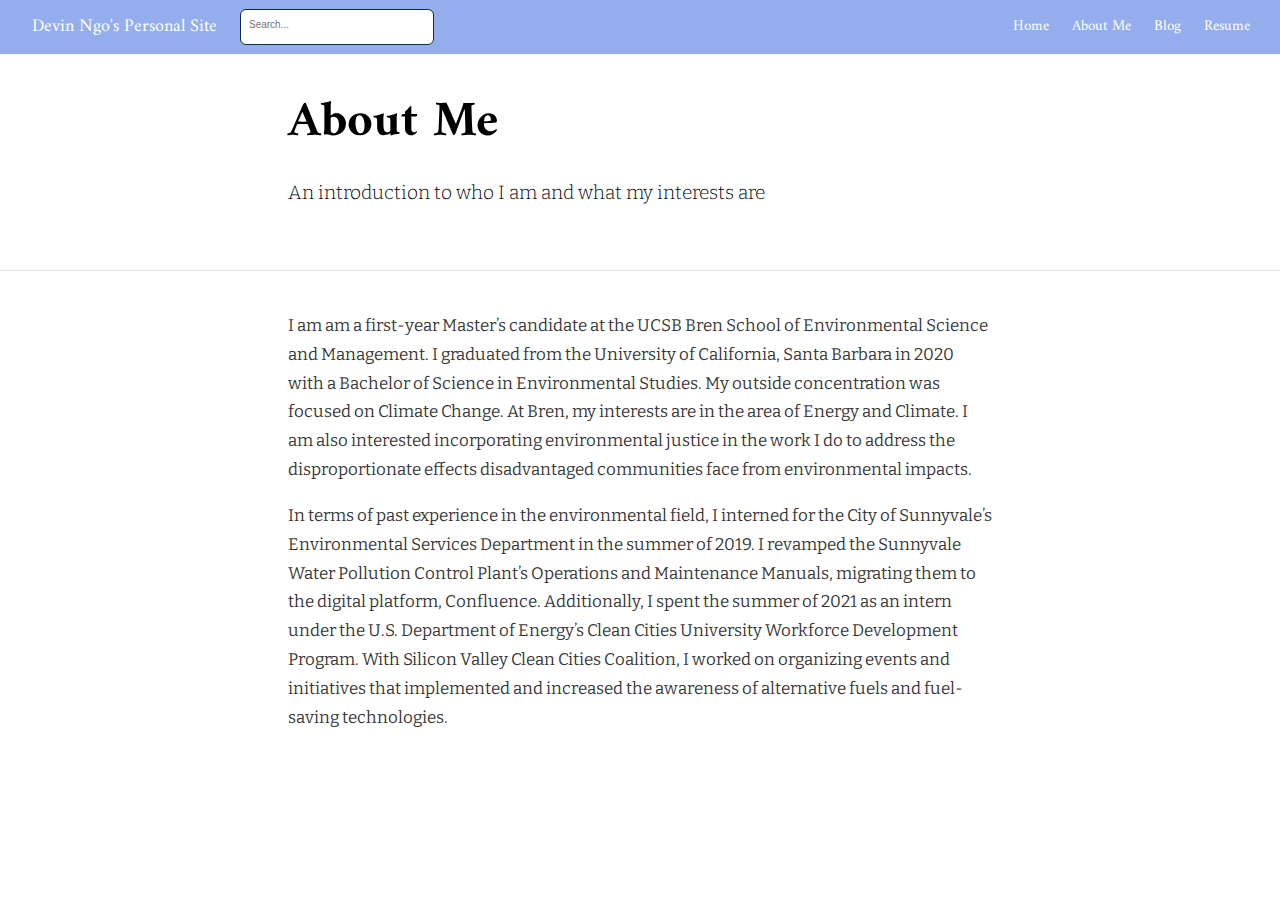
<file: docs/about.html>
<!DOCTYPE html>

<html xmlns="http://www.w3.org/1999/xhtml" lang="" xml:lang="">

<head>
  <meta charset="utf-8"/>
  <meta name="viewport" content="width=device-width, initial-scale=1"/>
  <meta http-equiv="X-UA-Compatible" content="IE=Edge,chrome=1"/>
  <meta name="generator" content="distill" />

  <style type="text/css">
  /* Hide doc at startup (prevent jankiness while JS renders/transforms) */
  body {
    visibility: hidden;
  }
  </style>

 <!--radix_placeholder_import_source-->
 <!--/radix_placeholder_import_source-->

<style type="text/css">code{white-space: pre;}</style>
<style type="text/css" data-origin="pandoc">
pre > code.sourceCode { white-space: pre; position: relative; }
pre > code.sourceCode > span { display: inline-block; line-height: 1.25; }
pre > code.sourceCode > span:empty { height: 1.2em; }
.sourceCode { overflow: visible; }
code.sourceCode > span { color: inherit; text-decoration: inherit; }
div.sourceCode { margin: 1em 0; }
pre.sourceCode { margin: 0; }
@media screen {
div.sourceCode { overflow: auto; }
}
@media print {
pre > code.sourceCode { white-space: pre-wrap; }
pre > code.sourceCode > span { text-indent: -5em; padding-left: 5em; }
}
pre.numberSource code
  { counter-reset: source-line 0; }
pre.numberSource code > span
  { position: relative; left: -4em; counter-increment: source-line; }
pre.numberSource code > span > a:first-child::before
  { content: counter(source-line);
    position: relative; left: -1em; text-align: right; vertical-align: baseline;
    border: none; display: inline-block;
    -webkit-touch-callout: none; -webkit-user-select: none;
    -khtml-user-select: none; -moz-user-select: none;
    -ms-user-select: none; user-select: none;
    padding: 0 4px; width: 4em;
    color: #aaaaaa;
  }
pre.numberSource { margin-left: 3em; border-left: 1px solid #aaaaaa;  padding-left: 4px; }
div.sourceCode
  {   }
@media screen {
pre > code.sourceCode > span > a:first-child::before { text-decoration: underline; }
}
code span.al { color: #ad0000; } /* Alert */
code span.an { color: #5e5e5e; } /* Annotation */
code span.at { } /* Attribute */
code span.bn { color: #ad0000; } /* BaseN */
code span.bu { } /* BuiltIn */
code span.cf { color: #007ba5; } /* ControlFlow */
code span.ch { color: #20794d; } /* Char */
code span.cn { color: #8f5902; } /* Constant */
code span.co { color: #5e5e5e; } /* Comment */
code span.cv { color: #5e5e5e; font-style: italic; } /* CommentVar */
code span.do { color: #5e5e5e; font-style: italic; } /* Documentation */
code span.dt { color: #ad0000; } /* DataType */
code span.dv { color: #ad0000; } /* DecVal */
code span.er { color: #ad0000; } /* Error */
code span.ex { } /* Extension */
code span.fl { color: #ad0000; } /* Float */
code span.fu { color: #4758ab; } /* Function */
code span.im { } /* Import */
code span.in { color: #5e5e5e; } /* Information */
code span.kw { color: #007ba5; } /* Keyword */
code span.op { color: #5e5e5e; } /* Operator */
code span.ot { color: #007ba5; } /* Other */
code span.pp { color: #ad0000; } /* Preprocessor */
code span.sc { color: #5e5e5e; } /* SpecialChar */
code span.ss { color: #20794d; } /* SpecialString */
code span.st { color: #20794d; } /* String */
code span.va { color: #111111; } /* Variable */
code span.vs { color: #20794d; } /* VerbatimString */
code span.wa { color: #5e5e5e; font-style: italic; } /* Warning */
</style>


  <!--radix_placeholder_meta_tags-->
  <title>Devin Ngo's Personal Site: About Me</title>

  <meta property="description" itemprop="description" content="An introduction to who I am and what my interests are"/>



  <!--  https://developers.facebook.com/docs/sharing/webmasters#markup -->
  <meta property="og:title" content="Devin Ngo&#39;s Personal Site: About Me"/>
  <meta property="og:type" content="article"/>
  <meta property="og:description" content="An introduction to who I am and what my interests are"/>
  <meta property="og:locale" content="en_US"/>
  <meta property="og:site_name" content="Devin Ngo&#39;s Personal Site"/>

  <!--  https://dev.twitter.com/cards/types/summary -->
  <meta property="twitter:card" content="summary"/>
  <meta property="twitter:title" content="Devin Ngo&#39;s Personal Site: About Me"/>
  <meta property="twitter:description" content="An introduction to who I am and what my interests are"/>

  <!--/radix_placeholder_meta_tags-->
  <!--radix_placeholder_rmarkdown_metadata-->

  <script type="text/json" id="radix-rmarkdown-metadata">
  {"type":"list","attributes":{"names":{"type":"character","attributes":{},"value":["title","description"]}},"value":[{"type":"character","attributes":{},"value":["About Me"]},{"type":"character","attributes":{},"value":["An introduction to who I am and what my interests are"]}]}
  </script>
  <!--/radix_placeholder_rmarkdown_metadata-->
  <!--radix_placeholder_navigation_in_header-->
  <meta name="distill:offset" content=""/>

  <script type="application/javascript">

    window.headroom_prevent_pin = false;

    window.document.addEventListener("DOMContentLoaded", function (event) {

      // initialize headroom for banner
      var header = $('header').get(0);
      var headerHeight = header.offsetHeight;
      var headroom = new Headroom(header, {
        tolerance: 5,
        onPin : function() {
          if (window.headroom_prevent_pin) {
            window.headroom_prevent_pin = false;
            headroom.unpin();
          }
        }
      });
      headroom.init();
      if(window.location.hash)
        headroom.unpin();
      $(header).addClass('headroom--transition');

      // offset scroll location for banner on hash change
      // (see: https://github.com/WickyNilliams/headroom.js/issues/38)
      window.addEventListener("hashchange", function(event) {
        window.scrollTo(0, window.pageYOffset - (headerHeight + 25));
      });

      // responsive menu
      $('.distill-site-header').each(function(i, val) {
        var topnav = $(this);
        var toggle = topnav.find('.nav-toggle');
        toggle.on('click', function() {
          topnav.toggleClass('responsive');
        });
      });

      // nav dropdowns
      $('.nav-dropbtn').click(function(e) {
        $(this).next('.nav-dropdown-content').toggleClass('nav-dropdown-active');
        $(this).parent().siblings('.nav-dropdown')
           .children('.nav-dropdown-content').removeClass('nav-dropdown-active');
      });
      $("body").click(function(e){
        $('.nav-dropdown-content').removeClass('nav-dropdown-active');
      });
      $(".nav-dropdown").click(function(e){
        e.stopPropagation();
      });
    });
  </script>

  <style type="text/css">

  /* Theme (user-documented overrideables for nav appearance) */

  .distill-site-nav {
    color: rgba(255, 255, 255, 0.8);
    background-color: #0F2E3D;
    font-size: 15px;
    font-weight: 300;
  }

  .distill-site-nav a {
    color: inherit;
    text-decoration: none;
  }

  .distill-site-nav a:hover {
    color: white;
  }

  @media print {
    .distill-site-nav {
      display: none;
    }
  }

  .distill-site-header {

  }

  .distill-site-footer {

  }


  /* Site Header */

  .distill-site-header {
    width: 100%;
    box-sizing: border-box;
    z-index: 3;
  }

  .distill-site-header .nav-left {
    display: inline-block;
    margin-left: 8px;
  }

  @media screen and (max-width: 768px) {
    .distill-site-header .nav-left {
      margin-left: 0;
    }
  }


  .distill-site-header .nav-right {
    float: right;
    margin-right: 8px;
  }

  .distill-site-header a,
  .distill-site-header .title {
    display: inline-block;
    text-align: center;
    padding: 14px 10px 14px 10px;
  }

  .distill-site-header .title {
    font-size: 18px;
    min-width: 150px;
  }

  .distill-site-header .logo {
    padding: 0;
  }

  .distill-site-header .logo img {
    display: none;
    max-height: 20px;
    width: auto;
    margin-bottom: -4px;
  }

  .distill-site-header .nav-image img {
    max-height: 18px;
    width: auto;
    display: inline-block;
    margin-bottom: -3px;
  }



  @media screen and (min-width: 1000px) {
    .distill-site-header .logo img {
      display: inline-block;
    }
    .distill-site-header .nav-left {
      margin-left: 20px;
    }
    .distill-site-header .nav-right {
      margin-right: 20px;
    }
    .distill-site-header .title {
      padding-left: 12px;
    }
  }


  .distill-site-header .nav-toggle {
    display: none;
  }

  .nav-dropdown {
    display: inline-block;
    position: relative;
  }

  .nav-dropdown .nav-dropbtn {
    border: none;
    outline: none;
    color: rgba(255, 255, 255, 0.8);
    padding: 16px 10px;
    background-color: transparent;
    font-family: inherit;
    font-size: inherit;
    font-weight: inherit;
    margin: 0;
    margin-top: 1px;
    z-index: 2;
  }

  .nav-dropdown-content {
    display: none;
    position: absolute;
    background-color: white;
    min-width: 200px;
    border: 1px solid rgba(0,0,0,0.15);
    border-radius: 4px;
    box-shadow: 0px 8px 16px 0px rgba(0,0,0,0.1);
    z-index: 1;
    margin-top: 2px;
    white-space: nowrap;
    padding-top: 4px;
    padding-bottom: 4px;
  }

  .nav-dropdown-content hr {
    margin-top: 4px;
    margin-bottom: 4px;
    border: none;
    border-bottom: 1px solid rgba(0, 0, 0, 0.1);
  }

  .nav-dropdown-active {
    display: block;
  }

  .nav-dropdown-content a, .nav-dropdown-content .nav-dropdown-header {
    color: black;
    padding: 6px 24px;
    text-decoration: none;
    display: block;
    text-align: left;
  }

  .nav-dropdown-content .nav-dropdown-header {
    display: block;
    padding: 5px 24px;
    padding-bottom: 0;
    text-transform: uppercase;
    font-size: 14px;
    color: #999999;
    white-space: nowrap;
  }

  .nav-dropdown:hover .nav-dropbtn {
    color: white;
  }

  .nav-dropdown-content a:hover {
    background-color: #ddd;
    color: black;
  }

  .nav-right .nav-dropdown-content {
    margin-left: -45%;
    right: 0;
  }

  @media screen and (max-width: 768px) {
    .distill-site-header a, .distill-site-header .nav-dropdown  {display: none;}
    .distill-site-header a.nav-toggle {
      float: right;
      display: block;
    }
    .distill-site-header .title {
      margin-left: 0;
    }
    .distill-site-header .nav-right {
      margin-right: 0;
    }
    .distill-site-header {
      overflow: hidden;
    }
    .nav-right .nav-dropdown-content {
      margin-left: 0;
    }
  }


  @media screen and (max-width: 768px) {
    .distill-site-header.responsive {position: relative; min-height: 500px; }
    .distill-site-header.responsive a.nav-toggle {
      position: absolute;
      right: 0;
      top: 0;
    }
    .distill-site-header.responsive a,
    .distill-site-header.responsive .nav-dropdown {
      display: block;
      text-align: left;
    }
    .distill-site-header.responsive .nav-left,
    .distill-site-header.responsive .nav-right {
      width: 100%;
    }
    .distill-site-header.responsive .nav-dropdown {float: none;}
    .distill-site-header.responsive .nav-dropdown-content {position: relative;}
    .distill-site-header.responsive .nav-dropdown .nav-dropbtn {
      display: block;
      width: 100%;
      text-align: left;
    }
  }

  /* Site Footer */

  .distill-site-footer {
    width: 100%;
    overflow: hidden;
    box-sizing: border-box;
    z-index: 3;
    margin-top: 30px;
    padding-top: 30px;
    padding-bottom: 30px;
    text-align: center;
  }

  /* Headroom */

  d-title {
    padding-top: 6rem;
  }

  @media print {
    d-title {
      padding-top: 4rem;
    }
  }

  .headroom {
    z-index: 1000;
    position: fixed;
    top: 0;
    left: 0;
    right: 0;
  }

  .headroom--transition {
    transition: all .4s ease-in-out;
  }

  .headroom--unpinned {
    top: -100px;
  }

  .headroom--pinned {
    top: 0;
  }

  /* adjust viewport for navbar height */
  /* helps vertically center bootstrap (non-distill) content */
  .min-vh-100 {
    min-height: calc(100vh - 100px) !important;
  }

  </style>

  <script src="site_libs/jquery-3.6.0/jquery-3.6.0.min.js"></script>
  <link href="site_libs/font-awesome-5.1.0/css/all.css" rel="stylesheet"/>
  <link href="site_libs/font-awesome-5.1.0/css/v4-shims.css" rel="stylesheet"/>
  <script src="site_libs/headroom-0.9.4/headroom.min.js"></script>
  <script src="site_libs/autocomplete-0.37.1/autocomplete.min.js"></script>
  <script src="site_libs/fuse-6.4.1/fuse.min.js"></script>

  <script type="application/javascript">

  function getMeta(metaName) {
    var metas = document.getElementsByTagName('meta');
    for (let i = 0; i < metas.length; i++) {
      if (metas[i].getAttribute('name') === metaName) {
        return metas[i].getAttribute('content');
      }
    }
    return '';
  }

  function offsetURL(url) {
    var offset = getMeta('distill:offset');
    return offset ? offset + '/' + url : url;
  }

  function createFuseIndex() {

    // create fuse index
    var options = {
      keys: [
        { name: 'title', weight: 20 },
        { name: 'categories', weight: 15 },
        { name: 'description', weight: 10 },
        { name: 'contents', weight: 5 },
      ],
      ignoreLocation: true,
      threshold: 0
    };
    var fuse = new window.Fuse([], options);

    // fetch the main search.json
    return fetch(offsetURL('search.json'))
      .then(function(response) {
        if (response.status == 200) {
          return response.json().then(function(json) {
            // index main articles
            json.articles.forEach(function(article) {
              fuse.add(article);
            });
            // download collections and index their articles
            return Promise.all(json.collections.map(function(collection) {
              return fetch(offsetURL(collection)).then(function(response) {
                if (response.status === 200) {
                  return response.json().then(function(articles) {
                    articles.forEach(function(article) {
                      fuse.add(article);
                    });
                  })
                } else {
                  return Promise.reject(
                    new Error('Unexpected status from search index request: ' +
                              response.status)
                  );
                }
              });
            })).then(function() {
              return fuse;
            });
          });

        } else {
          return Promise.reject(
            new Error('Unexpected status from search index request: ' +
                        response.status)
          );
        }
      });
  }

  window.document.addEventListener("DOMContentLoaded", function (event) {

    // get search element (bail if we don't have one)
    var searchEl = window.document.getElementById('distill-search');
    if (!searchEl)
      return;

    createFuseIndex()
      .then(function(fuse) {

        // make search box visible
        searchEl.classList.remove('hidden');

        // initialize autocomplete
        var options = {
          autoselect: true,
          hint: false,
          minLength: 2,
        };
        window.autocomplete(searchEl, options, [{
          source: function(query, callback) {
            const searchOptions = {
              isCaseSensitive: false,
              shouldSort: true,
              minMatchCharLength: 2,
              limit: 10,
            };
            var results = fuse.search(query, searchOptions);
            callback(results
              .map(function(result) { return result.item; })
            );
          },
          templates: {
            suggestion: function(suggestion) {
              var img = suggestion.preview && Object.keys(suggestion.preview).length > 0
                ? `<img src="${offsetURL(suggestion.preview)}"</img>`
                : '';
              var html = `
                <div class="search-item">
                  <h3>${suggestion.title}</h3>
                  <div class="search-item-description">
                    ${suggestion.description || ''}
                  </div>
                  <div class="search-item-preview">
                    ${img}
                  </div>
                </div>
              `;
              return html;
            }
          }
        }]).on('autocomplete:selected', function(event, suggestion) {
          window.location.href = offsetURL(suggestion.path);
        });
        // remove inline display style on autocompleter (we want to
        // manage responsive display via css)
        $('.algolia-autocomplete').css("display", "");
      })
      .catch(function(error) {
        console.log(error);
      });

  });

  </script>

  <style type="text/css">

  .nav-search {
    font-size: x-small;
  }

  /* Algolioa Autocomplete */

  .algolia-autocomplete {
    display: inline-block;
    margin-left: 10px;
    vertical-align: sub;
    background-color: white;
    color: black;
    padding: 6px;
    padding-top: 8px;
    padding-bottom: 0;
    border-radius: 6px;
    border: 1px #0F2E3D solid;
    width: 180px;
  }


  @media screen and (max-width: 768px) {
    .distill-site-nav .algolia-autocomplete {
      display: none;
      visibility: hidden;
    }
    .distill-site-nav.responsive .algolia-autocomplete {
      display: inline-block;
      visibility: visible;
    }
    .distill-site-nav.responsive .algolia-autocomplete .aa-dropdown-menu {
      margin-left: 0;
      width: 400px;
      max-height: 400px;
    }
  }

  .algolia-autocomplete .aa-input, .algolia-autocomplete .aa-hint {
    width: 90%;
    outline: none;
    border: none;
  }

  .algolia-autocomplete .aa-hint {
    color: #999;
  }
  .algolia-autocomplete .aa-dropdown-menu {
    width: 550px;
    max-height: 70vh;
    overflow-x: visible;
    overflow-y: scroll;
    padding: 5px;
    margin-top: 3px;
    margin-left: -150px;
    background-color: #fff;
    border-radius: 5px;
    border: 1px solid #999;
    border-top: none;
  }

  .algolia-autocomplete .aa-dropdown-menu .aa-suggestion {
    cursor: pointer;
    padding: 5px 4px;
    border-bottom: 1px solid #eee;
  }

  .algolia-autocomplete .aa-dropdown-menu .aa-suggestion:last-of-type {
    border-bottom: none;
    margin-bottom: 2px;
  }

  .algolia-autocomplete .aa-dropdown-menu .aa-suggestion .search-item {
    overflow: hidden;
    font-size: 0.8em;
    line-height: 1.4em;
  }

  .algolia-autocomplete .aa-dropdown-menu .aa-suggestion .search-item h3 {
    font-size: 1rem;
    margin-block-start: 0;
    margin-block-end: 5px;
  }

  .algolia-autocomplete .aa-dropdown-menu .aa-suggestion .search-item-description {
    display: inline-block;
    overflow: hidden;
    height: 2.8em;
    width: 80%;
    margin-right: 4%;
  }

  .algolia-autocomplete .aa-dropdown-menu .aa-suggestion .search-item-preview {
    display: inline-block;
    width: 15%;
  }

  .algolia-autocomplete .aa-dropdown-menu .aa-suggestion .search-item-preview img {
    height: 3em;
    width: auto;
    display: none;
  }

  .algolia-autocomplete .aa-dropdown-menu .aa-suggestion .search-item-preview img[src] {
    display: initial;
  }

  .algolia-autocomplete .aa-dropdown-menu .aa-suggestion.aa-cursor {
    background-color: #eee;
  }
  .algolia-autocomplete .aa-dropdown-menu .aa-suggestion em {
    font-weight: bold;
    font-style: normal;
  }

  </style>


  <!--/radix_placeholder_navigation_in_header-->
  <!--radix_placeholder_distill-->

  <style type="text/css">

  body {
    background-color: white;
  }

  .pandoc-table {
    width: 100%;
  }

  .pandoc-table>caption {
    margin-bottom: 10px;
  }

  .pandoc-table th:not([align]) {
    text-align: left;
  }

  .pagedtable-footer {
    font-size: 15px;
  }

  d-byline .byline {
    grid-template-columns: 2fr 2fr;
  }

  d-byline .byline h3 {
    margin-block-start: 1.5em;
  }

  d-byline .byline .authors-affiliations h3 {
    margin-block-start: 0.5em;
  }

  .authors-affiliations .orcid-id {
    width: 16px;
    height:16px;
    margin-left: 4px;
    margin-right: 4px;
    vertical-align: middle;
    padding-bottom: 2px;
  }

  d-title .dt-tags {
    margin-top: 1em;
    grid-column: text;
  }

  .dt-tags .dt-tag {
    text-decoration: none;
    display: inline-block;
    color: rgba(0,0,0,0.6);
    padding: 0em 0.4em;
    margin-right: 0.5em;
    margin-bottom: 0.4em;
    font-size: 70%;
    border: 1px solid rgba(0,0,0,0.2);
    border-radius: 3px;
    text-transform: uppercase;
    font-weight: 500;
  }

  d-article table.gt_table td,
  d-article table.gt_table th {
    border-bottom: none;
  }

  .html-widget {
    margin-bottom: 2.0em;
  }

  .l-screen-inset {
    padding-right: 16px;
  }

  .l-screen .caption {
    margin-left: 10px;
  }

  .shaded {
    background: rgb(247, 247, 247);
    padding-top: 20px;
    padding-bottom: 20px;
    border-top: 1px solid rgba(0, 0, 0, 0.1);
    border-bottom: 1px solid rgba(0, 0, 0, 0.1);
  }

  .shaded .html-widget {
    margin-bottom: 0;
    border: 1px solid rgba(0, 0, 0, 0.1);
  }

  .shaded .shaded-content {
    background: white;
  }

  .text-output {
    margin-top: 0;
    line-height: 1.5em;
  }

  .hidden {
    display: none !important;
  }

  d-article {
    padding-top: 2.5rem;
    padding-bottom: 30px;
  }

  d-appendix {
    padding-top: 30px;
  }

  d-article>p>img {
    width: 100%;
  }

  d-article h2 {
    margin: 1rem 0 1.5rem 0;
  }

  d-article h3 {
    margin-top: 1.5rem;
  }

  d-article iframe {
    border: 1px solid rgba(0, 0, 0, 0.1);
    margin-bottom: 2.0em;
    width: 100%;
  }

  /* Tweak code blocks */

  d-article div.sourceCode code,
  d-article pre code {
    font-family: Consolas, Monaco, 'Andale Mono', 'Ubuntu Mono', monospace;
  }

  d-article pre,
  d-article div.sourceCode,
  d-article div.sourceCode pre {
    overflow: auto;
  }

  d-article div.sourceCode {
    background-color: white;
  }

  d-article div.sourceCode pre {
    padding-left: 10px;
    font-size: 12px;
    border-left: 2px solid rgba(0,0,0,0.1);
  }

  d-article pre {
    font-size: 12px;
    color: black;
    background: none;
    margin-top: 0;
    text-align: left;
    white-space: pre;
    word-spacing: normal;
    word-break: normal;
    word-wrap: normal;
    line-height: 1.5;

    -moz-tab-size: 4;
    -o-tab-size: 4;
    tab-size: 4;

    -webkit-hyphens: none;
    -moz-hyphens: none;
    -ms-hyphens: none;
    hyphens: none;
  }

  d-article pre a {
    border-bottom: none;
  }

  d-article pre a:hover {
    border-bottom: none;
    text-decoration: underline;
  }

  d-article details {
    grid-column: text;
    margin-bottom: 0.8em;
  }

  @media(min-width: 768px) {

  d-article pre,
  d-article div.sourceCode,
  d-article div.sourceCode pre {
    overflow: visible !important;
  }

  d-article div.sourceCode pre {
    padding-left: 18px;
    font-size: 14px;
  }

  d-article pre {
    font-size: 14px;
  }

  }

  figure img.external {
    background: white;
    border: 1px solid rgba(0, 0, 0, 0.1);
    box-shadow: 0 1px 8px rgba(0, 0, 0, 0.1);
    padding: 18px;
    box-sizing: border-box;
  }

  /* CSS for d-contents */

  .d-contents {
    grid-column: text;
    color: rgba(0,0,0,0.8);
    font-size: 0.9em;
    padding-bottom: 1em;
    margin-bottom: 1em;
    padding-bottom: 0.5em;
    margin-bottom: 1em;
    padding-left: 0.25em;
    justify-self: start;
  }

  @media(min-width: 1000px) {
    .d-contents.d-contents-float {
      height: 0;
      grid-column-start: 1;
      grid-column-end: 4;
      justify-self: center;
      padding-right: 3em;
      padding-left: 2em;
    }
  }

  .d-contents nav h3 {
    font-size: 18px;
    margin-top: 0;
    margin-bottom: 1em;
  }

  .d-contents li {
    list-style-type: none
  }

  .d-contents nav > ul {
    padding-left: 0;
  }

  .d-contents ul {
    padding-left: 1em
  }

  .d-contents nav ul li {
    margin-top: 0.6em;
    margin-bottom: 0.2em;
  }

  .d-contents nav a {
    font-size: 13px;
    border-bottom: none;
    text-decoration: none
    color: rgba(0, 0, 0, 0.8);
  }

  .d-contents nav a:hover {
    text-decoration: underline solid rgba(0, 0, 0, 0.6)
  }

  .d-contents nav > ul > li > a {
    font-weight: 600;
  }

  .d-contents nav > ul > li > ul {
    font-weight: inherit;
  }

  .d-contents nav > ul > li > ul > li {
    margin-top: 0.2em;
  }


  .d-contents nav ul {
    margin-top: 0;
    margin-bottom: 0.25em;
  }

  .d-article-with-toc h2:nth-child(2) {
    margin-top: 0;
  }


  /* Figure */

  .figure {
    position: relative;
    margin-bottom: 2.5em;
    margin-top: 1.5em;
  }

  .figure img {
    width: 100%;
  }

  .figure .caption {
    color: rgba(0, 0, 0, 0.6);
    font-size: 12px;
    line-height: 1.5em;
  }

  .figure img.external {
    background: white;
    border: 1px solid rgba(0, 0, 0, 0.1);
    box-shadow: 0 1px 8px rgba(0, 0, 0, 0.1);
    padding: 18px;
    box-sizing: border-box;
  }

  .figure .caption a {
    color: rgba(0, 0, 0, 0.6);
  }

  .figure .caption b,
  .figure .caption strong, {
    font-weight: 600;
    color: rgba(0, 0, 0, 1.0);
  }

  /* Citations */

  d-article .citation {
    color: inherit;
    cursor: inherit;
  }

  div.hanging-indent{
    margin-left: 1em; text-indent: -1em;
  }

  /* Citation hover box */

  .tippy-box[data-theme~=light-border] {
    background-color: rgba(250, 250, 250, 0.95);
  }

  .tippy-content > p {
    margin-bottom: 0;
    padding: 2px;
  }


  /* Tweak 1000px media break to show more text */

  @media(min-width: 1000px) {
    .base-grid,
    distill-header,
    d-title,
    d-abstract,
    d-article,
    d-appendix,
    distill-appendix,
    d-byline,
    d-footnote-list,
    d-citation-list,
    distill-footer {
      grid-template-columns: [screen-start] 1fr [page-start kicker-start] 80px [middle-start] 50px [text-start kicker-end] 65px 65px 65px 65px 65px 65px 65px 65px [text-end gutter-start] 65px [middle-end] 65px [page-end gutter-end] 1fr [screen-end];
      grid-column-gap: 16px;
    }

    .grid {
      grid-column-gap: 16px;
    }

    d-article {
      font-size: 1.06rem;
      line-height: 1.7em;
    }
    figure .caption, .figure .caption, figure figcaption {
      font-size: 13px;
    }
  }

  @media(min-width: 1180px) {
    .base-grid,
    distill-header,
    d-title,
    d-abstract,
    d-article,
    d-appendix,
    distill-appendix,
    d-byline,
    d-footnote-list,
    d-citation-list,
    distill-footer {
      grid-template-columns: [screen-start] 1fr [page-start kicker-start] 60px [middle-start] 60px [text-start kicker-end] 60px 60px 60px 60px 60px 60px 60px 60px [text-end gutter-start] 60px [middle-end] 60px [page-end gutter-end] 1fr [screen-end];
      grid-column-gap: 32px;
    }

    .grid {
      grid-column-gap: 32px;
    }
  }


  /* Get the citation styles for the appendix (not auto-injected on render since
     we do our own rendering of the citation appendix) */

  d-appendix .citation-appendix,
  .d-appendix .citation-appendix {
    font-size: 11px;
    line-height: 15px;
    border-left: 1px solid rgba(0, 0, 0, 0.1);
    padding-left: 18px;
    border: 1px solid rgba(0,0,0,0.1);
    background: rgba(0, 0, 0, 0.02);
    padding: 10px 18px;
    border-radius: 3px;
    color: rgba(150, 150, 150, 1);
    overflow: hidden;
    margin-top: -12px;
    white-space: pre-wrap;
    word-wrap: break-word;
  }

  /* Include appendix styles here so they can be overridden */

  d-appendix {
    contain: layout style;
    font-size: 0.8em;
    line-height: 1.7em;
    margin-top: 60px;
    margin-bottom: 0;
    border-top: 1px solid rgba(0, 0, 0, 0.1);
    color: rgba(0,0,0,0.5);
    padding-top: 60px;
    padding-bottom: 48px;
  }

  d-appendix h3 {
    grid-column: page-start / text-start;
    font-size: 15px;
    font-weight: 500;
    margin-top: 1em;
    margin-bottom: 0;
    color: rgba(0,0,0,0.65);
  }

  d-appendix h3 + * {
    margin-top: 1em;
  }

  d-appendix ol {
    padding: 0 0 0 15px;
  }

  @media (min-width: 768px) {
    d-appendix ol {
      padding: 0 0 0 30px;
      margin-left: -30px;
    }
  }

  d-appendix li {
    margin-bottom: 1em;
  }

  d-appendix a {
    color: rgba(0, 0, 0, 0.6);
  }

  d-appendix > * {
    grid-column: text;
  }

  d-appendix > d-footnote-list,
  d-appendix > d-citation-list,
  d-appendix > distill-appendix {
    grid-column: screen;
  }

  /* Include footnote styles here so they can be overridden */

  d-footnote-list {
    contain: layout style;
  }

  d-footnote-list > * {
    grid-column: text;
  }

  d-footnote-list a.footnote-backlink {
    color: rgba(0,0,0,0.3);
    padding-left: 0.5em;
  }



  /* Anchor.js */

  .anchorjs-link {
    /*transition: all .25s linear; */
    text-decoration: none;
    border-bottom: none;
  }
  *:hover > .anchorjs-link {
    margin-left: -1.125em !important;
    text-decoration: none;
    border-bottom: none;
  }

  /* Social footer */

  .social_footer {
    margin-top: 30px;
    margin-bottom: 0;
    color: rgba(0,0,0,0.67);
  }

  .disqus-comments {
    margin-right: 30px;
  }

  .disqus-comment-count {
    border-bottom: 1px solid rgba(0, 0, 0, 0.4);
    cursor: pointer;
  }

  #disqus_thread {
    margin-top: 30px;
  }

  .article-sharing a {
    border-bottom: none;
    margin-right: 8px;
  }

  .article-sharing a:hover {
    border-bottom: none;
  }

  .sidebar-section.subscribe {
    font-size: 12px;
    line-height: 1.6em;
  }

  .subscribe p {
    margin-bottom: 0.5em;
  }


  .article-footer .subscribe {
    font-size: 15px;
    margin-top: 45px;
  }


  .sidebar-section.custom {
    font-size: 12px;
    line-height: 1.6em;
  }

  .custom p {
    margin-bottom: 0.5em;
  }

  /* Styles for listing layout (hide title) */
  .layout-listing d-title, .layout-listing .d-title {
    display: none;
  }

  /* Styles for posts lists (not auto-injected) */


  .posts-with-sidebar {
    padding-left: 45px;
    padding-right: 45px;
  }

  .posts-list .description h2,
  .posts-list .description p {
    font-family: -apple-system, BlinkMacSystemFont, "Segoe UI", Roboto, Oxygen, Ubuntu, Cantarell, "Fira Sans", "Droid Sans", "Helvetica Neue", Arial, sans-serif;
  }

  .posts-list .description h2 {
    font-weight: 700;
    border-bottom: none;
    padding-bottom: 0;
  }

  .posts-list h2.post-tag {
    border-bottom: 1px solid rgba(0, 0, 0, 0.2);
    padding-bottom: 12px;
  }
  .posts-list {
    margin-top: 60px;
    margin-bottom: 24px;
  }

  .posts-list .post-preview {
    text-decoration: none;
    overflow: hidden;
    display: block;
    border-bottom: 1px solid rgba(0, 0, 0, 0.1);
    padding: 24px 0;
  }

  .post-preview-last {
    border-bottom: none !important;
  }

  .posts-list .posts-list-caption {
    grid-column: screen;
    font-weight: 400;
  }

  .posts-list .post-preview h2 {
    margin: 0 0 6px 0;
    line-height: 1.2em;
    font-style: normal;
    font-size: 24px;
  }

  .posts-list .post-preview p {
    margin: 0 0 12px 0;
    line-height: 1.4em;
    font-size: 16px;
  }

  .posts-list .post-preview .thumbnail {
    box-sizing: border-box;
    margin-bottom: 24px;
    position: relative;
    max-width: 500px;
  }
  .posts-list .post-preview img {
    width: 100%;
    display: block;
  }

  .posts-list .metadata {
    font-size: 12px;
    line-height: 1.4em;
    margin-bottom: 18px;
  }

  .posts-list .metadata > * {
    display: inline-block;
  }

  .posts-list .metadata .publishedDate {
    margin-right: 2em;
  }

  .posts-list .metadata .dt-authors {
    display: block;
    margin-top: 0.3em;
    margin-right: 2em;
  }

  .posts-list .dt-tags {
    display: block;
    line-height: 1em;
  }

  .posts-list .dt-tags .dt-tag {
    display: inline-block;
    color: rgba(0,0,0,0.6);
    padding: 0.3em 0.4em;
    margin-right: 0.2em;
    margin-bottom: 0.4em;
    font-size: 60%;
    border: 1px solid rgba(0,0,0,0.2);
    border-radius: 3px;
    text-transform: uppercase;
    font-weight: 500;
  }

  .posts-list img {
    opacity: 1;
  }

  .posts-list img[data-src] {
    opacity: 0;
  }

  .posts-more {
    clear: both;
  }


  .posts-sidebar {
    font-size: 16px;
  }

  .posts-sidebar h3 {
    font-size: 16px;
    margin-top: 0;
    margin-bottom: 0.5em;
    font-weight: 400;
    text-transform: uppercase;
  }

  .sidebar-section {
    margin-bottom: 30px;
  }

  .categories ul {
    list-style-type: none;
    margin: 0;
    padding: 0;
  }

  .categories li {
    color: rgba(0, 0, 0, 0.8);
    margin-bottom: 0;
  }

  .categories li>a {
    border-bottom: none;
  }

  .categories li>a:hover {
    border-bottom: 1px solid rgba(0, 0, 0, 0.4);
  }

  .categories .active {
    font-weight: 600;
  }

  .categories .category-count {
    color: rgba(0, 0, 0, 0.4);
  }


  @media(min-width: 768px) {
    .posts-list .post-preview h2 {
      font-size: 26px;
    }
    .posts-list .post-preview .thumbnail {
      float: right;
      width: 30%;
      margin-bottom: 0;
    }
    .posts-list .post-preview .description {
      float: left;
      width: 45%;
    }
    .posts-list .post-preview .metadata {
      float: left;
      width: 20%;
      margin-top: 8px;
    }
    .posts-list .post-preview p {
      margin: 0 0 12px 0;
      line-height: 1.5em;
      font-size: 16px;
    }
    .posts-with-sidebar .posts-list {
      float: left;
      width: 75%;
    }
    .posts-with-sidebar .posts-sidebar {
      float: right;
      width: 20%;
      margin-top: 60px;
      padding-top: 24px;
      padding-bottom: 24px;
    }
  }


  /* Improve display for browsers without grid (IE/Edge <= 15) */

  .downlevel {
    line-height: 1.6em;
    font-family: -apple-system, BlinkMacSystemFont, "Segoe UI", Roboto, Oxygen, Ubuntu, Cantarell, "Fira Sans", "Droid Sans", "Helvetica Neue", Arial, sans-serif;
    margin: 0;
  }

  .downlevel .d-title {
    padding-top: 6rem;
    padding-bottom: 1.5rem;
  }

  .downlevel .d-title h1 {
    font-size: 50px;
    font-weight: 700;
    line-height: 1.1em;
    margin: 0 0 0.5rem;
  }

  .downlevel .d-title p {
    font-weight: 300;
    font-size: 1.2rem;
    line-height: 1.55em;
    margin-top: 0;
  }

  .downlevel .d-byline {
    padding-top: 0.8em;
    padding-bottom: 0.8em;
    font-size: 0.8rem;
    line-height: 1.8em;
  }

  .downlevel .section-separator {
    border: none;
    border-top: 1px solid rgba(0, 0, 0, 0.1);
  }

  .downlevel .d-article {
    font-size: 1.06rem;
    line-height: 1.7em;
    padding-top: 1rem;
    padding-bottom: 2rem;
  }


  .downlevel .d-appendix {
    padding-left: 0;
    padding-right: 0;
    max-width: none;
    font-size: 0.8em;
    line-height: 1.7em;
    margin-bottom: 0;
    color: rgba(0,0,0,0.5);
    padding-top: 40px;
    padding-bottom: 48px;
  }

  .downlevel .footnotes ol {
    padding-left: 13px;
  }

  .downlevel .base-grid,
  .downlevel .distill-header,
  .downlevel .d-title,
  .downlevel .d-abstract,
  .downlevel .d-article,
  .downlevel .d-appendix,
  .downlevel .distill-appendix,
  .downlevel .d-byline,
  .downlevel .d-footnote-list,
  .downlevel .d-citation-list,
  .downlevel .distill-footer,
  .downlevel .appendix-bottom,
  .downlevel .posts-container {
    padding-left: 40px;
    padding-right: 40px;
  }

  @media(min-width: 768px) {
    .downlevel .base-grid,
    .downlevel .distill-header,
    .downlevel .d-title,
    .downlevel .d-abstract,
    .downlevel .d-article,
    .downlevel .d-appendix,
    .downlevel .distill-appendix,
    .downlevel .d-byline,
    .downlevel .d-footnote-list,
    .downlevel .d-citation-list,
    .downlevel .distill-footer,
    .downlevel .appendix-bottom,
    .downlevel .posts-container {
    padding-left: 150px;
    padding-right: 150px;
    max-width: 900px;
  }
  }

  .downlevel pre code {
    display: block;
    border-left: 2px solid rgba(0, 0, 0, .1);
    padding: 0 0 0 20px;
    font-size: 14px;
  }

  .downlevel code, .downlevel pre {
    color: black;
    background: none;
    font-family: Consolas, Monaco, 'Andale Mono', 'Ubuntu Mono', monospace;
    text-align: left;
    white-space: pre;
    word-spacing: normal;
    word-break: normal;
    word-wrap: normal;
    line-height: 1.5;

    -moz-tab-size: 4;
    -o-tab-size: 4;
    tab-size: 4;

    -webkit-hyphens: none;
    -moz-hyphens: none;
    -ms-hyphens: none;
    hyphens: none;
  }

  .downlevel .posts-list .post-preview {
    color: inherit;
  }



  </style>

  <script type="application/javascript">

  function is_downlevel_browser() {
    if (bowser.isUnsupportedBrowser({ msie: "12", msedge: "16"},
                                   window.navigator.userAgent)) {
      return true;
    } else {
      return window.load_distill_framework === undefined;
    }
  }

  // show body when load is complete
  function on_load_complete() {

    // add anchors
    if (window.anchors) {
      window.anchors.options.placement = 'left';
      window.anchors.add('d-article > h2, d-article > h3, d-article > h4, d-article > h5');
    }


    // set body to visible
    document.body.style.visibility = 'visible';

    // force redraw for leaflet widgets
    if (window.HTMLWidgets) {
      var maps = window.HTMLWidgets.findAll(".leaflet");
      $.each(maps, function(i, el) {
        var map = this.getMap();
        map.invalidateSize();
        map.eachLayer(function(layer) {
          if (layer instanceof L.TileLayer)
            layer.redraw();
        });
      });
    }

    // trigger 'shown' so htmlwidgets resize
    $('d-article').trigger('shown');
  }

  function init_distill() {

    init_common();

    // create front matter
    var front_matter = $('<d-front-matter></d-front-matter>');
    $('#distill-front-matter').wrap(front_matter);

    // create d-title
    $('.d-title').changeElementType('d-title');

    // create d-byline
    var byline = $('<d-byline></d-byline>');
    $('.d-byline').replaceWith(byline);

    // create d-article
    var article = $('<d-article></d-article>');
    $('.d-article').wrap(article).children().unwrap();

    // move posts container into article
    $('.posts-container').appendTo($('d-article'));

    // create d-appendix
    $('.d-appendix').changeElementType('d-appendix');

    // flag indicating that we have appendix items
    var appendix = $('.appendix-bottom').children('h3').length > 0;

    // replace footnotes with <d-footnote>
    $('.footnote-ref').each(function(i, val) {
      appendix = true;
      var href = $(this).attr('href');
      var id = href.replace('#', '');
      var fn = $('#' + id);
      var fn_p = $('#' + id + '>p');
      fn_p.find('.footnote-back').remove();
      var text = fn_p.html();
      var dtfn = $('<d-footnote></d-footnote>');
      dtfn.html(text);
      $(this).replaceWith(dtfn);
    });
    // remove footnotes
    $('.footnotes').remove();

    // move refs into #references-listing
    $('#references-listing').replaceWith($('#refs'));

    $('h1.appendix, h2.appendix').each(function(i, val) {
      $(this).changeElementType('h3');
    });
    $('h3.appendix').each(function(i, val) {
      var id = $(this).attr('id');
      $('.d-contents a[href="#' + id + '"]').parent().remove();
      appendix = true;
      $(this).nextUntil($('h1, h2, h3')).addBack().appendTo($('d-appendix'));
    });

    // show d-appendix if we have appendix content
    $("d-appendix").css('display', appendix ? 'grid' : 'none');

    // localize layout chunks to just output
    $('.layout-chunk').each(function(i, val) {

      // capture layout
      var layout = $(this).attr('data-layout');

      // apply layout to markdown level block elements
      var elements = $(this).children().not('details, div.sourceCode, pre, script');
      elements.each(function(i, el) {
        var layout_div = $('<div class="' + layout + '"></div>');
        if (layout_div.hasClass('shaded')) {
          var shaded_content = $('<div class="shaded-content"></div>');
          $(this).wrap(shaded_content);
          $(this).parent().wrap(layout_div);
        } else {
          $(this).wrap(layout_div);
        }
      });


      // unwrap the layout-chunk div
      $(this).children().unwrap();
    });

    // remove code block used to force  highlighting css
    $('.distill-force-highlighting-css').parent().remove();

    // remove empty line numbers inserted by pandoc when using a
    // custom syntax highlighting theme
    $('code.sourceCode a:empty').remove();

    // load distill framework
    load_distill_framework();

    // wait for window.distillRunlevel == 4 to do post processing
    function distill_post_process() {

      if (!window.distillRunlevel || window.distillRunlevel < 4)
        return;

      // hide author/affiliations entirely if we have no authors
      var front_matter = JSON.parse($("#distill-front-matter").html());
      var have_authors = front_matter.authors && front_matter.authors.length > 0;
      if (!have_authors)
        $('d-byline').addClass('hidden');

      // article with toc class
      $('.d-contents').parent().addClass('d-article-with-toc');

      // strip links that point to #
      $('.authors-affiliations').find('a[href="#"]').removeAttr('href');

      // add orcid ids
      $('.authors-affiliations').find('.author').each(function(i, el) {
        var orcid_id = front_matter.authors[i].orcidID;
        if (orcid_id) {
          var a = $('<a></a>');
          a.attr('href', 'https://orcid.org/' + orcid_id);
          var img = $('<img></img>');
          img.addClass('orcid-id');
          img.attr('alt', 'ORCID ID');
          img.attr('src','[data-uri]');
          a.append(img);
          $(this).append(a);
        }
      });

      // hide elements of author/affiliations grid that have no value
      function hide_byline_column(caption) {
        $('d-byline').find('h3:contains("' + caption + '")').parent().css('visibility', 'hidden');
      }

      // affiliations
      var have_affiliations = false;
      for (var i = 0; i<front_matter.authors.length; ++i) {
        var author = front_matter.authors[i];
        if (author.affiliation !== "&nbsp;") {
          have_affiliations = true;
          break;
        }
      }
      if (!have_affiliations)
        $('d-byline').find('h3:contains("Affiliations")').css('visibility', 'hidden');

      // published date
      if (!front_matter.publishedDate)
        hide_byline_column("Published");

      // document object identifier
      var doi = $('d-byline').find('h3:contains("DOI")');
      var doi_p = doi.next().empty();
      if (!front_matter.doi) {
        // if we have a citation and valid citationText then link to that
        if ($('#citation').length > 0 && front_matter.citationText) {
          doi.html('Citation');
          $('<a href="#citation"></a>')
            .text(front_matter.citationText)
            .appendTo(doi_p);
        } else {
          hide_byline_column("DOI");
        }
      } else {
        $('<a></a>')
           .attr('href', "https://doi.org/" + front_matter.doi)
           .html(front_matter.doi)
           .appendTo(doi_p);
      }

       // change plural form of authors/affiliations
      if (front_matter.authors.length === 1) {
        var grid = $('.authors-affiliations');
        grid.children('h3:contains("Authors")').text('Author');
        grid.children('h3:contains("Affiliations")').text('Affiliation');
      }

      // remove d-appendix and d-footnote-list local styles
      $('d-appendix > style:first-child').remove();
      $('d-footnote-list > style:first-child').remove();

      // move appendix-bottom entries to the bottom
      $('.appendix-bottom').appendTo('d-appendix').children().unwrap();
      $('.appendix-bottom').remove();

      // hoverable references
      $('span.citation[data-cites]').each(function() {
        var refs = $(this).attr('data-cites').split(" ");
        var refHtml = refs.map(function(ref) {
          return "<p>" + $('#ref-' + ref).html() + "</p>";
        }).join("\n");
        window.tippy(this, {
          allowHTML: true,
          content: refHtml,
          maxWidth: 500,
          interactive: true,
          interactiveBorder: 10,
          theme: 'light-border',
          placement: 'bottom-start'
        });
      });

      // clear polling timer
      clearInterval(tid);

      // show body now that everything is ready
      on_load_complete();
    }

    var tid = setInterval(distill_post_process, 50);
    distill_post_process();

  }

  function init_downlevel() {

    init_common();

     // insert hr after d-title
    $('.d-title').after($('<hr class="section-separator"/>'));

    // check if we have authors
    var front_matter = JSON.parse($("#distill-front-matter").html());
    var have_authors = front_matter.authors && front_matter.authors.length > 0;

    // manage byline/border
    if (!have_authors)
      $('.d-byline').remove();
    $('.d-byline').after($('<hr class="section-separator"/>'));
    $('.d-byline a').remove();

    // remove toc
    $('.d-contents').remove();

    // move appendix elements
    $('h1.appendix, h2.appendix').each(function(i, val) {
      $(this).changeElementType('h3');
    });
    $('h3.appendix').each(function(i, val) {
      $(this).nextUntil($('h1, h2, h3')).addBack().appendTo($('.d-appendix'));
    });


    // inject headers into references and footnotes
    var refs_header = $('<h3></h3>');
    refs_header.text('References');
    $('#refs').prepend(refs_header);

    var footnotes_header = $('<h3></h3');
    footnotes_header.text('Footnotes');
    $('.footnotes').children('hr').first().replaceWith(footnotes_header);

    // move appendix-bottom entries to the bottom
    $('.appendix-bottom').appendTo('.d-appendix').children().unwrap();
    $('.appendix-bottom').remove();

    // remove appendix if it's empty
    if ($('.d-appendix').children().length === 0)
      $('.d-appendix').remove();

    // prepend separator above appendix
    $('.d-appendix').before($('<hr class="section-separator" style="clear: both"/>'));

    // trim code
    $('pre>code').each(function(i, val) {
      $(this).html($.trim($(this).html()));
    });

    // move posts-container right before article
    $('.posts-container').insertBefore($('.d-article'));

    $('body').addClass('downlevel');

    on_load_complete();
  }


  function init_common() {

    // jquery plugin to change element types
    (function($) {
      $.fn.changeElementType = function(newType) {
        var attrs = {};

        $.each(this[0].attributes, function(idx, attr) {
          attrs[attr.nodeName] = attr.nodeValue;
        });

        this.replaceWith(function() {
          return $("<" + newType + "/>", attrs).append($(this).contents());
        });
      };
    })(jQuery);

    // prevent underline for linked images
    $('a > img').parent().css({'border-bottom' : 'none'});

    // mark non-body figures created by knitr chunks as 100% width
    $('.layout-chunk').each(function(i, val) {
      var figures = $(this).find('img, .html-widget');
      if ($(this).attr('data-layout') !== "l-body") {
        figures.css('width', '100%');
      } else {
        figures.css('max-width', '100%');
        figures.filter("[width]").each(function(i, val) {
          var fig = $(this);
          fig.css('width', fig.attr('width') + 'px');
        });

      }
    });

    // auto-append index.html to post-preview links in file: protocol
    // and in rstudio ide preview
    $('.post-preview').each(function(i, val) {
      if (window.location.protocol === "file:")
        $(this).attr('href', $(this).attr('href') + "index.html");
    });

    // get rid of index.html references in header
    if (window.location.protocol !== "file:") {
      $('.distill-site-header a[href]').each(function(i,val) {
        $(this).attr('href', $(this).attr('href').replace("index.html", "./"));
      });
    }

    // add class to pandoc style tables
    $('tr.header').parent('thead').parent('table').addClass('pandoc-table');
    $('.kable-table').children('table').addClass('pandoc-table');

    // add figcaption style to table captions
    $('caption').parent('table').addClass("figcaption");

    // initialize posts list
    if (window.init_posts_list)
      window.init_posts_list();

    // implmement disqus comment link
    $('.disqus-comment-count').click(function() {
      window.headroom_prevent_pin = true;
      $('#disqus_thread').toggleClass('hidden');
      if (!$('#disqus_thread').hasClass('hidden')) {
        var offset = $(this).offset();
        $(window).resize();
        $('html, body').animate({
          scrollTop: offset.top - 35
        });
      }
    });
  }

  document.addEventListener('DOMContentLoaded', function() {
    if (is_downlevel_browser())
      init_downlevel();
    else
      window.addEventListener('WebComponentsReady', init_distill);
  });

  </script>

  <style type="text/css">
  /* base variables */

  /* Edit the CSS properties in this file to create a custom
     Distill theme. Only edit values in the right column
     for each row; values shown are the CSS defaults.
     To return any property to the default,
     you may set its value to: unset
     All rows must end with a semi-colon.                      */

  /* Optional: embed custom fonts here with `@import`          */
  /* This must remain at the top of this file.                 */



  html {
    /*-- Main font sizes --*/
    --title-size:      50px;
    --body-size:       1.06rem;
    --code-size:       14px;
    --aside-size:      12px;
    --fig-cap-size:    13px;
    /*-- Main font colors --*/
    --title-color:     #000000;
    --header-color:    rgba(0, 0, 0, 0.8);
    --body-color:      rgba(0, 0, 0, 0.8);
    --aside-color:     rgba(0, 0, 0, 0.6);
    --fig-cap-color:   rgba(0, 0, 0, 0.6);
    /*-- Specify custom fonts ~~~ must be imported above   --*/
    --heading-font:    sans-serif;
    --mono-font:       monospace;
    --body-font:       sans-serif;
    --navbar-font:     sans-serif;  /* websites + blogs only */
  }

  /*-- ARTICLE METADATA --*/
  d-byline {
    --heading-size:    0.6rem;
    --heading-color:   rgba(0, 0, 0, 0.5);
    --body-size:       0.8rem;
    --body-color:      rgba(0, 0, 0, 0.8);
  }

  /*-- ARTICLE TABLE OF CONTENTS --*/
  .d-contents {
    --heading-size:    18px;
    --contents-size:   13px;
  }

  /*-- ARTICLE APPENDIX --*/
  d-appendix {
    --heading-size:    15px;
    --heading-color:   rgba(0, 0, 0, 0.65);
    --text-size:       0.8em;
    --text-color:      rgba(0, 0, 0, 0.5);
  }

  /*-- WEBSITE HEADER + FOOTER --*/
  /* These properties only apply to Distill sites and blogs  */

  .distill-site-header {
    --title-size:       18px;
    --text-color:       rgba(255, 255, 255, 0.8);
    --text-size:        15px;
    --hover-color:      white;
    --bkgd-color:       #0F2E3D;
  }

  .distill-site-footer {
    --text-color:       rgba(255, 255, 255, 0.8);
    --text-size:        15px;
    --hover-color:      white;
    --bkgd-color:       #0F2E3D;
  }

  /*-- Additional custom styles --*/
  /* Add any additional CSS rules below                      */
  </style>
  <style type="text/css">
  /* base variables */

  /* Edit the CSS properties in this file to create a custom
     Distill theme. Only edit values in the right column
     for each row; values shown are the CSS defaults.
     To return any property to the default,
     you may set its value to: unset
     All rows must end with a semi-colon.                      */

  /* Optional: embed custom fonts here with `@import`          */
  /* This must remain at the top of this file.                 */
  /* Optional: embed custom fonts here with `@import`          */
  /* This must remain at the top of this file.                 */
  @import url('https://fonts.googleapis.com/css2?family=Amiri');
  @import url('https://fonts.googleapis.com/css2?family=Bitter');
  @import url('https://fonts.googleapis.com/css2?family=DM+Mono');

  html {
    /*-- Main font sizes --*/
    --title-size:      50px;
    --body-size:       1.06rem;
    --code-size:       14px;
    --aside-size:      12px;
    --fig-cap-size:    13px;
    /*-- Main font colors --*/
    --title-color:     #000000;
    --header-color:    rgba(0, 0, 0, 0.8);
    --body-color:      rgba(0, 0, 0, 0.8);
    --aside-color:     rgba(0, 0, 0, 0.6);
    --fig-cap-color:   rgba(0, 0, 0, 0.6);
    /*-- Specify custom fonts ~~~ must be imported above   --*/
    --heading-font:    "Amiri", serif;
    --mono-font:       "DM Mono", monospace;
    --body-font:       "Bitter", sans-serif;
    --navbar-font:     "Amiri", serif;
  }

  /*-- ARTICLE METADATA --*/
  d-byline {
    --heading-size:    0.6rem;
    --heading-color:   rgba(0, 0, 0, 0.5);
    --body-size:       0.8rem;
    --body-color:      rgba(0, 0, 0, 0.8);
  }

  /*-- ARTICLE TABLE OF CONTENTS --*/
  .d-contents {
    --heading-size:    18px;
    --contents-size:   13px;
  }

  /*-- ARTICLE APPENDIX --*/
  d-appendix {
    --heading-size:    15px;
    --heading-color:   rgba(0, 0, 0, 0.65);
    --text-size:       0.8em;
    --text-color:      rgba(0, 0, 0, 0.5);
  }

  /*-- WEBSITE HEADER + FOOTER --*/
  /* These properties only apply to Distill sites and blogs  */

  .distill-site-header {
    --title-size:       18px;
    --text-color:       #ffffff; /* edited */
    --text-size:        15px;
    --hover-color:      #dd424c; /* edited */
    --bkgd-color:       #93aded; /* edited */
  }

  .distill-site-footer {
    --text-color:       rgba(255, 255, 255, 0.8);
    --text-size:        15px;
    --hover-color:      white;
    --bkgd-color:       #0F2E3D;
  }

  /*-- Additional custom styles --*/
  /* Add any additional CSS rules below                      */

  /* Change bullets */
  ul > li::marker {
    font-size: 1.125em;
    color: #ff414b;
  }

  /* Change link appearance */
  d-article a {
    border-bottom: 2px solid #ffd8db;
    text-decoration: none;
  }</style>
  <style type="text/css">
  /* base style */

  /* FONT FAMILIES */

  :root {
    --heading-default: -apple-system, BlinkMacSystemFont, "Segoe UI", Roboto, Oxygen, Ubuntu, Cantarell, "Fira Sans", "Droid Sans", "Helvetica Neue", Arial, sans-serif;
    --mono-default: Consolas, Monaco, 'Andale Mono', 'Ubuntu Mono', monospace;
    --body-default: -apple-system, BlinkMacSystemFont, "Segoe UI", Roboto, Oxygen, Ubuntu, Cantarell, "Fira Sans", "Droid Sans", "Helvetica Neue", Arial, sans-serif;
  }

  body,
  .posts-list .post-preview p,
  .posts-list .description p {
    font-family: var(--body-font), var(--body-default);
  }

  h1, h2, h3, h4, h5, h6,
  .posts-list .post-preview h2,
  .posts-list .description h2 {
    font-family: var(--heading-font), var(--heading-default);
  }

  d-article div.sourceCode code,
  d-article pre code {
    font-family: var(--mono-font), var(--mono-default);
  }


  /*-- TITLE --*/
  d-title h1,
  .posts-list > h1 {
    color: var(--title-color, black);
  }

  d-title h1 {
    font-size: var(--title-size, 50px);
  }

  /*-- HEADERS --*/
  d-article h1,
  d-article h2,
  d-article h3,
  d-article h4,
  d-article h5,
  d-article h6 {
    color: var(--header-color, rgba(0, 0, 0, 0.8));
  }

  /*-- BODY --*/
  d-article > p,  /* only text inside of <p> tags */
  d-article > ul, /* lists */
  d-article > ol {
    color: var(--body-color, rgba(0, 0, 0, 0.8));
    font-size: var(--body-size, 1.06rem);
  }


  /*-- CODE --*/
  d-article div.sourceCode code,
  d-article pre code {
    font-size: var(--code-size, 14px);
  }

  /*-- ASIDE --*/
  d-article aside {
    font-size: var(--aside-size, 12px);
    color: var(--aside-color, rgba(0, 0, 0, 0.6));
  }

  /*-- FIGURE CAPTIONS --*/
  figure .caption,
  figure figcaption,
  .figure .caption {
    font-size: var(--fig-cap-size, 13px);
    color: var(--fig-cap-color, rgba(0, 0, 0, 0.6));
  }

  /*-- METADATA --*/
  d-byline h3 {
    font-size: var(--heading-size, 0.6rem);
    color: var(--heading-color, rgba(0, 0, 0, 0.5));
  }

  d-byline {
    font-size: var(--body-size, 0.8rem);
    color: var(--body-color, rgba(0, 0, 0, 0.8));
  }

  d-byline a,
  d-article d-byline a {
    color: var(--body-color, rgba(0, 0, 0, 0.8));
  }

  /*-- TABLE OF CONTENTS --*/
  .d-contents nav h3 {
    font-size: var(--heading-size, 18px);
  }

  .d-contents nav a {
    font-size: var(--contents-size, 13px);
  }

  /*-- APPENDIX --*/
  d-appendix h3 {
    font-size: var(--heading-size, 15px);
    color: var(--heading-color, rgba(0, 0, 0, 0.65));
  }

  d-appendix {
    font-size: var(--text-size, 0.8em);
    color: var(--text-color, rgba(0, 0, 0, 0.5));
  }

  d-appendix d-footnote-list a.footnote-backlink {
    color: var(--text-color, rgba(0, 0, 0, 0.5));
  }

  /*-- WEBSITE HEADER + FOOTER --*/
  .distill-site-header .title {
    font-size: var(--title-size, 18px);
    font-family: var(--navbar-font), var(--heading-default);
  }

  .distill-site-header a,
  .nav-dropdown .nav-dropbtn {
    font-family: var(--navbar-font), var(--heading-default);
  }

  .nav-dropdown .nav-dropbtn {
    color: var(--text-color, rgba(255, 255, 255, 0.8));
    font-size: var(--text-size, 15px);
  }

  .distill-site-header a:hover,
  .nav-dropdown:hover .nav-dropbtn {
    color: var(--hover-color, white);
  }

  .distill-site-header {
    font-size: var(--text-size, 15px);
    color: var(--text-color, rgba(255, 255, 255, 0.8));
    background-color: var(--bkgd-color, #0F2E3D);
  }

  .distill-site-footer {
    font-size: var(--text-size, 15px);
    color: var(--text-color, rgba(255, 255, 255, 0.8));
    background-color: var(--bkgd-color, #0F2E3D);
  }

  .distill-site-footer a:hover {
    color: var(--hover-color, white);
  }</style>
  <!--/radix_placeholder_distill-->
  <script src="site_libs/header-attrs-2.11/header-attrs.js"></script>
  <script src="site_libs/popper-2.6.0/popper.min.js"></script>
  <link href="site_libs/tippy-6.2.7/tippy.css" rel="stylesheet" />
  <link href="site_libs/tippy-6.2.7/tippy-light-border.css" rel="stylesheet" />
  <script src="site_libs/tippy-6.2.7/tippy.umd.min.js"></script>
  <script src="site_libs/anchor-4.2.2/anchor.min.js"></script>
  <script src="site_libs/bowser-1.9.3/bowser.min.js"></script>
  <script src="site_libs/webcomponents-2.0.0/webcomponents.js"></script>
  <script src="site_libs/distill-2.2.21/template.v2.js"></script>
  <!--radix_placeholder_site_in_header-->
  <!--/radix_placeholder_site_in_header-->


</head>

<body>

<!--radix_placeholder_front_matter-->

<script id="distill-front-matter" type="text/json">
{"title":"About Me","description":"An introduction to who I am and what my interests are","authors":[]}
</script>

<!--/radix_placeholder_front_matter-->
<!--radix_placeholder_navigation_before_body-->
<header class="header header--fixed" role="banner">
<nav class="distill-site-nav distill-site-header">
<div class="nav-left">
<a href="index.html" class="title">Devin Ngo's Personal Site</a>
<input id="distill-search" class="nav-search hidden" type="text" placeholder="Search..."/>
</div>
<div class="nav-right">
<a href="index.html">Home</a>
<a href="about.html">About Me</a>
<a href="blog.html">Blog</a>
<a href="resume.pdf">Resume</a>
<a href="javascript:void(0);" class="nav-toggle">&#9776;</a>
</div>
</nav>
</header>
<!--/radix_placeholder_navigation_before_body-->
<!--radix_placeholder_site_before_body-->
<!--/radix_placeholder_site_before_body-->

<div class="d-title">
<h1>About Me</h1>
<!--radix_placeholder_categories-->
<!--/radix_placeholder_categories-->
<p><p>An introduction to who I am and what my interests are</p></p>
</div>


<div class="d-article">
<p>I am am a first-year Master’s candidate at the UCSB Bren School of Environmental Science and Management. I graduated from the University of California, Santa Barbara in 2020 with a Bachelor of Science in Environmental Studies. My outside concentration was focused on Climate Change. At Bren, my interests are in the area of Energy and Climate. I am also interested incorporating environmental justice in the work I do to address the disproportionate effects disadvantaged communities face from environmental impacts.</p>
<p>In terms of past experience in the environmental field, I interned for the City of Sunnyvale’s Environmental Services Department in the summer of 2019. I revamped the Sunnyvale Water Pollution Control Plant’s Operations and Maintenance Manuals, migrating them to the digital platform, Confluence. Additionally, I spent the summer of 2021 as an intern under the U.S. Department of Energy’s Clean Cities University Workforce Development Program. With Silicon Valley Clean Cities Coalition, I worked on organizing events and initiatives that implemented and increased the awareness of alternative fuels and fuel-saving technologies.</p>
<div class="sourceCode" id="cb1"><pre class="sourceCode r distill-force-highlighting-css"><code class="sourceCode r"></code></pre></div>
<!--radix_placeholder_article_footer-->
<!--/radix_placeholder_article_footer-->
</div>

<div class="d-appendix">
</div>


<!--radix_placeholder_site_after_body-->
<!--/radix_placeholder_site_after_body-->
<!--radix_placeholder_appendices-->
<div class="appendix-bottom"></div>
<!--/radix_placeholder_appendices-->
<!--radix_placeholder_navigation_after_body-->
<!--/radix_placeholder_navigation_after_body-->

</body>

</html>
</file>
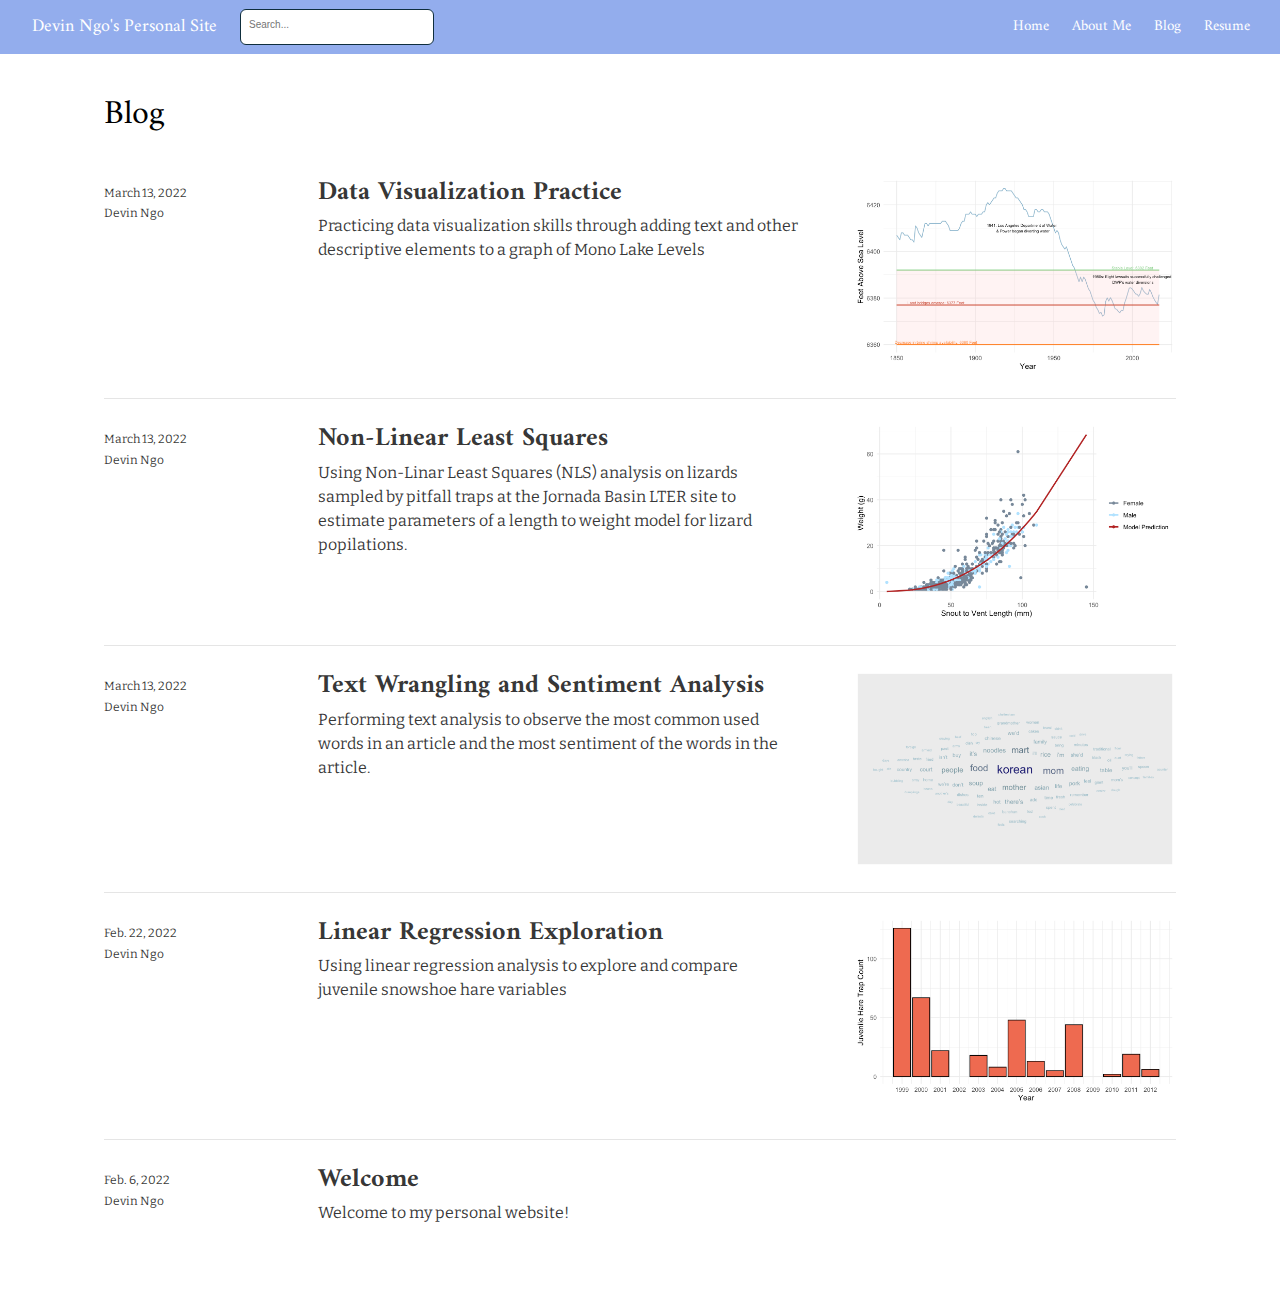
<file: docs/blog.html>
<!DOCTYPE html>

<html xmlns="http://www.w3.org/1999/xhtml" lang="" xml:lang="">

<head>
  <meta charset="utf-8"/>
  <meta name="viewport" content="width=device-width, initial-scale=1"/>
  <meta http-equiv="X-UA-Compatible" content="IE=Edge,chrome=1"/>
  <meta name="generator" content="distill" />

  <style type="text/css">
  /* Hide doc at startup (prevent jankiness while JS renders/transforms) */
  body {
    visibility: hidden;
  }
  </style>

 <!--radix_placeholder_import_source-->
 <!--/radix_placeholder_import_source-->

<style type="text/css">code{white-space: pre;}</style>
<style type="text/css" data-origin="pandoc">
pre > code.sourceCode { white-space: pre; position: relative; }
pre > code.sourceCode > span { display: inline-block; line-height: 1.25; }
pre > code.sourceCode > span:empty { height: 1.2em; }
.sourceCode { overflow: visible; }
code.sourceCode > span { color: inherit; text-decoration: inherit; }
div.sourceCode { margin: 1em 0; }
pre.sourceCode { margin: 0; }
@media screen {
div.sourceCode { overflow: auto; }
}
@media print {
pre > code.sourceCode { white-space: pre-wrap; }
pre > code.sourceCode > span { text-indent: -5em; padding-left: 5em; }
}
pre.numberSource code
  { counter-reset: source-line 0; }
pre.numberSource code > span
  { position: relative; left: -4em; counter-increment: source-line; }
pre.numberSource code > span > a:first-child::before
  { content: counter(source-line);
    position: relative; left: -1em; text-align: right; vertical-align: baseline;
    border: none; display: inline-block;
    -webkit-touch-callout: none; -webkit-user-select: none;
    -khtml-user-select: none; -moz-user-select: none;
    -ms-user-select: none; user-select: none;
    padding: 0 4px; width: 4em;
    color: #aaaaaa;
  }
pre.numberSource { margin-left: 3em; border-left: 1px solid #aaaaaa;  padding-left: 4px; }
div.sourceCode
  {   }
@media screen {
pre > code.sourceCode > span > a:first-child::before { text-decoration: underline; }
}
code span.al { color: #ad0000; } /* Alert */
code span.an { color: #5e5e5e; } /* Annotation */
code span.at { } /* Attribute */
code span.bn { color: #ad0000; } /* BaseN */
code span.bu { } /* BuiltIn */
code span.cf { color: #007ba5; } /* ControlFlow */
code span.ch { color: #20794d; } /* Char */
code span.cn { color: #8f5902; } /* Constant */
code span.co { color: #5e5e5e; } /* Comment */
code span.cv { color: #5e5e5e; font-style: italic; } /* CommentVar */
code span.do { color: #5e5e5e; font-style: italic; } /* Documentation */
code span.dt { color: #ad0000; } /* DataType */
code span.dv { color: #ad0000; } /* DecVal */
code span.er { color: #ad0000; } /* Error */
code span.ex { } /* Extension */
code span.fl { color: #ad0000; } /* Float */
code span.fu { color: #4758ab; } /* Function */
code span.im { } /* Import */
code span.in { color: #5e5e5e; } /* Information */
code span.kw { color: #007ba5; } /* Keyword */
code span.op { color: #5e5e5e; } /* Operator */
code span.ot { color: #007ba5; } /* Other */
code span.pp { color: #ad0000; } /* Preprocessor */
code span.sc { color: #5e5e5e; } /* SpecialChar */
code span.ss { color: #20794d; } /* SpecialString */
code span.st { color: #20794d; } /* String */
code span.va { color: #111111; } /* Variable */
code span.vs { color: #20794d; } /* VerbatimString */
code span.wa { color: #5e5e5e; font-style: italic; } /* Warning */
</style>


  <!--radix_placeholder_meta_tags-->
  <title>Devin Ngo's Personal Site: Blog</title>




  <!--  https://developers.facebook.com/docs/sharing/webmasters#markup -->
  <meta property="og:title" content="Devin Ngo&#39;s Personal Site: Blog"/>
  <meta property="og:type" content="article"/>
  <meta property="og:locale" content="en_US"/>
  <meta property="og:site_name" content="Devin Ngo&#39;s Personal Site"/>

  <!--  https://dev.twitter.com/cards/types/summary -->
  <meta property="twitter:card" content="summary"/>
  <meta property="twitter:title" content="Devin Ngo&#39;s Personal Site: Blog"/>

  <!--/radix_placeholder_meta_tags-->
  <!--radix_placeholder_rmarkdown_metadata-->

  <script type="text/json" id="radix-rmarkdown-metadata">
  {"type":"list","attributes":{"names":{"type":"character","attributes":{},"value":["title","listing"]}},"value":[{"type":"character","attributes":{},"value":["Blog"]},{"type":"character","attributes":{},"value":["posts"]}]}
  </script>
  <!--/radix_placeholder_rmarkdown_metadata-->
  <!--radix_placeholder_navigation_in_header-->
  <meta name="distill:offset" content=""/>

  <script type="application/javascript">

    window.headroom_prevent_pin = false;

    window.document.addEventListener("DOMContentLoaded", function (event) {

      // initialize headroom for banner
      var header = $('header').get(0);
      var headerHeight = header.offsetHeight;
      var headroom = new Headroom(header, {
        tolerance: 5,
        onPin : function() {
          if (window.headroom_prevent_pin) {
            window.headroom_prevent_pin = false;
            headroom.unpin();
          }
        }
      });
      headroom.init();
      if(window.location.hash)
        headroom.unpin();
      $(header).addClass('headroom--transition');

      // offset scroll location for banner on hash change
      // (see: https://github.com/WickyNilliams/headroom.js/issues/38)
      window.addEventListener("hashchange", function(event) {
        window.scrollTo(0, window.pageYOffset - (headerHeight + 25));
      });

      // responsive menu
      $('.distill-site-header').each(function(i, val) {
        var topnav = $(this);
        var toggle = topnav.find('.nav-toggle');
        toggle.on('click', function() {
          topnav.toggleClass('responsive');
        });
      });

      // nav dropdowns
      $('.nav-dropbtn').click(function(e) {
        $(this).next('.nav-dropdown-content').toggleClass('nav-dropdown-active');
        $(this).parent().siblings('.nav-dropdown')
           .children('.nav-dropdown-content').removeClass('nav-dropdown-active');
      });
      $("body").click(function(e){
        $('.nav-dropdown-content').removeClass('nav-dropdown-active');
      });
      $(".nav-dropdown").click(function(e){
        e.stopPropagation();
      });
    });
  </script>

  <style type="text/css">

  /* Theme (user-documented overrideables for nav appearance) */

  .distill-site-nav {
    color: rgba(255, 255, 255, 0.8);
    background-color: #0F2E3D;
    font-size: 15px;
    font-weight: 300;
  }

  .distill-site-nav a {
    color: inherit;
    text-decoration: none;
  }

  .distill-site-nav a:hover {
    color: white;
  }

  @media print {
    .distill-site-nav {
      display: none;
    }
  }

  .distill-site-header {

  }

  .distill-site-footer {

  }


  /* Site Header */

  .distill-site-header {
    width: 100%;
    box-sizing: border-box;
    z-index: 3;
  }

  .distill-site-header .nav-left {
    display: inline-block;
    margin-left: 8px;
  }

  @media screen and (max-width: 768px) {
    .distill-site-header .nav-left {
      margin-left: 0;
    }
  }


  .distill-site-header .nav-right {
    float: right;
    margin-right: 8px;
  }

  .distill-site-header a,
  .distill-site-header .title {
    display: inline-block;
    text-align: center;
    padding: 14px 10px 14px 10px;
  }

  .distill-site-header .title {
    font-size: 18px;
    min-width: 150px;
  }

  .distill-site-header .logo {
    padding: 0;
  }

  .distill-site-header .logo img {
    display: none;
    max-height: 20px;
    width: auto;
    margin-bottom: -4px;
  }

  .distill-site-header .nav-image img {
    max-height: 18px;
    width: auto;
    display: inline-block;
    margin-bottom: -3px;
  }



  @media screen and (min-width: 1000px) {
    .distill-site-header .logo img {
      display: inline-block;
    }
    .distill-site-header .nav-left {
      margin-left: 20px;
    }
    .distill-site-header .nav-right {
      margin-right: 20px;
    }
    .distill-site-header .title {
      padding-left: 12px;
    }
  }


  .distill-site-header .nav-toggle {
    display: none;
  }

  .nav-dropdown {
    display: inline-block;
    position: relative;
  }

  .nav-dropdown .nav-dropbtn {
    border: none;
    outline: none;
    color: rgba(255, 255, 255, 0.8);
    padding: 16px 10px;
    background-color: transparent;
    font-family: inherit;
    font-size: inherit;
    font-weight: inherit;
    margin: 0;
    margin-top: 1px;
    z-index: 2;
  }

  .nav-dropdown-content {
    display: none;
    position: absolute;
    background-color: white;
    min-width: 200px;
    border: 1px solid rgba(0,0,0,0.15);
    border-radius: 4px;
    box-shadow: 0px 8px 16px 0px rgba(0,0,0,0.1);
    z-index: 1;
    margin-top: 2px;
    white-space: nowrap;
    padding-top: 4px;
    padding-bottom: 4px;
  }

  .nav-dropdown-content hr {
    margin-top: 4px;
    margin-bottom: 4px;
    border: none;
    border-bottom: 1px solid rgba(0, 0, 0, 0.1);
  }

  .nav-dropdown-active {
    display: block;
  }

  .nav-dropdown-content a, .nav-dropdown-content .nav-dropdown-header {
    color: black;
    padding: 6px 24px;
    text-decoration: none;
    display: block;
    text-align: left;
  }

  .nav-dropdown-content .nav-dropdown-header {
    display: block;
    padding: 5px 24px;
    padding-bottom: 0;
    text-transform: uppercase;
    font-size: 14px;
    color: #999999;
    white-space: nowrap;
  }

  .nav-dropdown:hover .nav-dropbtn {
    color: white;
  }

  .nav-dropdown-content a:hover {
    background-color: #ddd;
    color: black;
  }

  .nav-right .nav-dropdown-content {
    margin-left: -45%;
    right: 0;
  }

  @media screen and (max-width: 768px) {
    .distill-site-header a, .distill-site-header .nav-dropdown  {display: none;}
    .distill-site-header a.nav-toggle {
      float: right;
      display: block;
    }
    .distill-site-header .title {
      margin-left: 0;
    }
    .distill-site-header .nav-right {
      margin-right: 0;
    }
    .distill-site-header {
      overflow: hidden;
    }
    .nav-right .nav-dropdown-content {
      margin-left: 0;
    }
  }


  @media screen and (max-width: 768px) {
    .distill-site-header.responsive {position: relative; min-height: 500px; }
    .distill-site-header.responsive a.nav-toggle {
      position: absolute;
      right: 0;
      top: 0;
    }
    .distill-site-header.responsive a,
    .distill-site-header.responsive .nav-dropdown {
      display: block;
      text-align: left;
    }
    .distill-site-header.responsive .nav-left,
    .distill-site-header.responsive .nav-right {
      width: 100%;
    }
    .distill-site-header.responsive .nav-dropdown {float: none;}
    .distill-site-header.responsive .nav-dropdown-content {position: relative;}
    .distill-site-header.responsive .nav-dropdown .nav-dropbtn {
      display: block;
      width: 100%;
      text-align: left;
    }
  }

  /* Site Footer */

  .distill-site-footer {
    width: 100%;
    overflow: hidden;
    box-sizing: border-box;
    z-index: 3;
    margin-top: 30px;
    padding-top: 30px;
    padding-bottom: 30px;
    text-align: center;
  }

  /* Headroom */

  d-title {
    padding-top: 6rem;
  }

  @media print {
    d-title {
      padding-top: 4rem;
    }
  }

  .headroom {
    z-index: 1000;
    position: fixed;
    top: 0;
    left: 0;
    right: 0;
  }

  .headroom--transition {
    transition: all .4s ease-in-out;
  }

  .headroom--unpinned {
    top: -100px;
  }

  .headroom--pinned {
    top: 0;
  }

  /* adjust viewport for navbar height */
  /* helps vertically center bootstrap (non-distill) content */
  .min-vh-100 {
    min-height: calc(100vh - 100px) !important;
  }

  </style>

  <script src="site_libs/jquery-3.6.0/jquery-3.6.0.min.js"></script>
  <link href="site_libs/font-awesome-5.1.0/css/all.css" rel="stylesheet"/>
  <link href="site_libs/font-awesome-5.1.0/css/v4-shims.css" rel="stylesheet"/>
  <script src="site_libs/headroom-0.9.4/headroom.min.js"></script>
  <script src="site_libs/autocomplete-0.37.1/autocomplete.min.js"></script>
  <script src="site_libs/fuse-6.4.1/fuse.min.js"></script>

  <script type="application/javascript">

  function getMeta(metaName) {
    var metas = document.getElementsByTagName('meta');
    for (let i = 0; i < metas.length; i++) {
      if (metas[i].getAttribute('name') === metaName) {
        return metas[i].getAttribute('content');
      }
    }
    return '';
  }

  function offsetURL(url) {
    var offset = getMeta('distill:offset');
    return offset ? offset + '/' + url : url;
  }

  function createFuseIndex() {

    // create fuse index
    var options = {
      keys: [
        { name: 'title', weight: 20 },
        { name: 'categories', weight: 15 },
        { name: 'description', weight: 10 },
        { name: 'contents', weight: 5 },
      ],
      ignoreLocation: true,
      threshold: 0
    };
    var fuse = new window.Fuse([], options);

    // fetch the main search.json
    return fetch(offsetURL('search.json'))
      .then(function(response) {
        if (response.status == 200) {
          return response.json().then(function(json) {
            // index main articles
            json.articles.forEach(function(article) {
              fuse.add(article);
            });
            // download collections and index their articles
            return Promise.all(json.collections.map(function(collection) {
              return fetch(offsetURL(collection)).then(function(response) {
                if (response.status === 200) {
                  return response.json().then(function(articles) {
                    articles.forEach(function(article) {
                      fuse.add(article);
                    });
                  })
                } else {
                  return Promise.reject(
                    new Error('Unexpected status from search index request: ' +
                              response.status)
                  );
                }
              });
            })).then(function() {
              return fuse;
            });
          });

        } else {
          return Promise.reject(
            new Error('Unexpected status from search index request: ' +
                        response.status)
          );
        }
      });
  }

  window.document.addEventListener("DOMContentLoaded", function (event) {

    // get search element (bail if we don't have one)
    var searchEl = window.document.getElementById('distill-search');
    if (!searchEl)
      return;

    createFuseIndex()
      .then(function(fuse) {

        // make search box visible
        searchEl.classList.remove('hidden');

        // initialize autocomplete
        var options = {
          autoselect: true,
          hint: false,
          minLength: 2,
        };
        window.autocomplete(searchEl, options, [{
          source: function(query, callback) {
            const searchOptions = {
              isCaseSensitive: false,
              shouldSort: true,
              minMatchCharLength: 2,
              limit: 10,
            };
            var results = fuse.search(query, searchOptions);
            callback(results
              .map(function(result) { return result.item; })
            );
          },
          templates: {
            suggestion: function(suggestion) {
              var img = suggestion.preview && Object.keys(suggestion.preview).length > 0
                ? `<img src="${offsetURL(suggestion.preview)}"</img>`
                : '';
              var html = `
                <div class="search-item">
                  <h3>${suggestion.title}</h3>
                  <div class="search-item-description">
                    ${suggestion.description || ''}
                  </div>
                  <div class="search-item-preview">
                    ${img}
                  </div>
                </div>
              `;
              return html;
            }
          }
        }]).on('autocomplete:selected', function(event, suggestion) {
          window.location.href = offsetURL(suggestion.path);
        });
        // remove inline display style on autocompleter (we want to
        // manage responsive display via css)
        $('.algolia-autocomplete').css("display", "");
      })
      .catch(function(error) {
        console.log(error);
      });

  });

  </script>

  <style type="text/css">

  .nav-search {
    font-size: x-small;
  }

  /* Algolioa Autocomplete */

  .algolia-autocomplete {
    display: inline-block;
    margin-left: 10px;
    vertical-align: sub;
    background-color: white;
    color: black;
    padding: 6px;
    padding-top: 8px;
    padding-bottom: 0;
    border-radius: 6px;
    border: 1px #0F2E3D solid;
    width: 180px;
  }


  @media screen and (max-width: 768px) {
    .distill-site-nav .algolia-autocomplete {
      display: none;
      visibility: hidden;
    }
    .distill-site-nav.responsive .algolia-autocomplete {
      display: inline-block;
      visibility: visible;
    }
    .distill-site-nav.responsive .algolia-autocomplete .aa-dropdown-menu {
      margin-left: 0;
      width: 400px;
      max-height: 400px;
    }
  }

  .algolia-autocomplete .aa-input, .algolia-autocomplete .aa-hint {
    width: 90%;
    outline: none;
    border: none;
  }

  .algolia-autocomplete .aa-hint {
    color: #999;
  }
  .algolia-autocomplete .aa-dropdown-menu {
    width: 550px;
    max-height: 70vh;
    overflow-x: visible;
    overflow-y: scroll;
    padding: 5px;
    margin-top: 3px;
    margin-left: -150px;
    background-color: #fff;
    border-radius: 5px;
    border: 1px solid #999;
    border-top: none;
  }

  .algolia-autocomplete .aa-dropdown-menu .aa-suggestion {
    cursor: pointer;
    padding: 5px 4px;
    border-bottom: 1px solid #eee;
  }

  .algolia-autocomplete .aa-dropdown-menu .aa-suggestion:last-of-type {
    border-bottom: none;
    margin-bottom: 2px;
  }

  .algolia-autocomplete .aa-dropdown-menu .aa-suggestion .search-item {
    overflow: hidden;
    font-size: 0.8em;
    line-height: 1.4em;
  }

  .algolia-autocomplete .aa-dropdown-menu .aa-suggestion .search-item h3 {
    font-size: 1rem;
    margin-block-start: 0;
    margin-block-end: 5px;
  }

  .algolia-autocomplete .aa-dropdown-menu .aa-suggestion .search-item-description {
    display: inline-block;
    overflow: hidden;
    height: 2.8em;
    width: 80%;
    margin-right: 4%;
  }

  .algolia-autocomplete .aa-dropdown-menu .aa-suggestion .search-item-preview {
    display: inline-block;
    width: 15%;
  }

  .algolia-autocomplete .aa-dropdown-menu .aa-suggestion .search-item-preview img {
    height: 3em;
    width: auto;
    display: none;
  }

  .algolia-autocomplete .aa-dropdown-menu .aa-suggestion .search-item-preview img[src] {
    display: initial;
  }

  .algolia-autocomplete .aa-dropdown-menu .aa-suggestion.aa-cursor {
    background-color: #eee;
  }
  .algolia-autocomplete .aa-dropdown-menu .aa-suggestion em {
    font-weight: bold;
    font-style: normal;
  }

  </style>


  <!--/radix_placeholder_navigation_in_header-->
  <!--radix_placeholder_distill-->

  <style type="text/css">

  body {
    background-color: white;
  }

  .pandoc-table {
    width: 100%;
  }

  .pandoc-table>caption {
    margin-bottom: 10px;
  }

  .pandoc-table th:not([align]) {
    text-align: left;
  }

  .pagedtable-footer {
    font-size: 15px;
  }

  d-byline .byline {
    grid-template-columns: 2fr 2fr;
  }

  d-byline .byline h3 {
    margin-block-start: 1.5em;
  }

  d-byline .byline .authors-affiliations h3 {
    margin-block-start: 0.5em;
  }

  .authors-affiliations .orcid-id {
    width: 16px;
    height:16px;
    margin-left: 4px;
    margin-right: 4px;
    vertical-align: middle;
    padding-bottom: 2px;
  }

  d-title .dt-tags {
    margin-top: 1em;
    grid-column: text;
  }

  .dt-tags .dt-tag {
    text-decoration: none;
    display: inline-block;
    color: rgba(0,0,0,0.6);
    padding: 0em 0.4em;
    margin-right: 0.5em;
    margin-bottom: 0.4em;
    font-size: 70%;
    border: 1px solid rgba(0,0,0,0.2);
    border-radius: 3px;
    text-transform: uppercase;
    font-weight: 500;
  }

  d-article table.gt_table td,
  d-article table.gt_table th {
    border-bottom: none;
  }

  .html-widget {
    margin-bottom: 2.0em;
  }

  .l-screen-inset {
    padding-right: 16px;
  }

  .l-screen .caption {
    margin-left: 10px;
  }

  .shaded {
    background: rgb(247, 247, 247);
    padding-top: 20px;
    padding-bottom: 20px;
    border-top: 1px solid rgba(0, 0, 0, 0.1);
    border-bottom: 1px solid rgba(0, 0, 0, 0.1);
  }

  .shaded .html-widget {
    margin-bottom: 0;
    border: 1px solid rgba(0, 0, 0, 0.1);
  }

  .shaded .shaded-content {
    background: white;
  }

  .text-output {
    margin-top: 0;
    line-height: 1.5em;
  }

  .hidden {
    display: none !important;
  }

  d-article {
    padding-top: 2.5rem;
    padding-bottom: 30px;
  }

  d-appendix {
    padding-top: 30px;
  }

  d-article>p>img {
    width: 100%;
  }

  d-article h2 {
    margin: 1rem 0 1.5rem 0;
  }

  d-article h3 {
    margin-top: 1.5rem;
  }

  d-article iframe {
    border: 1px solid rgba(0, 0, 0, 0.1);
    margin-bottom: 2.0em;
    width: 100%;
  }

  /* Tweak code blocks */

  d-article div.sourceCode code,
  d-article pre code {
    font-family: Consolas, Monaco, 'Andale Mono', 'Ubuntu Mono', monospace;
  }

  d-article pre,
  d-article div.sourceCode,
  d-article div.sourceCode pre {
    overflow: auto;
  }

  d-article div.sourceCode {
    background-color: white;
  }

  d-article div.sourceCode pre {
    padding-left: 10px;
    font-size: 12px;
    border-left: 2px solid rgba(0,0,0,0.1);
  }

  d-article pre {
    font-size: 12px;
    color: black;
    background: none;
    margin-top: 0;
    text-align: left;
    white-space: pre;
    word-spacing: normal;
    word-break: normal;
    word-wrap: normal;
    line-height: 1.5;

    -moz-tab-size: 4;
    -o-tab-size: 4;
    tab-size: 4;

    -webkit-hyphens: none;
    -moz-hyphens: none;
    -ms-hyphens: none;
    hyphens: none;
  }

  d-article pre a {
    border-bottom: none;
  }

  d-article pre a:hover {
    border-bottom: none;
    text-decoration: underline;
  }

  d-article details {
    grid-column: text;
    margin-bottom: 0.8em;
  }

  @media(min-width: 768px) {

  d-article pre,
  d-article div.sourceCode,
  d-article div.sourceCode pre {
    overflow: visible !important;
  }

  d-article div.sourceCode pre {
    padding-left: 18px;
    font-size: 14px;
  }

  d-article pre {
    font-size: 14px;
  }

  }

  figure img.external {
    background: white;
    border: 1px solid rgba(0, 0, 0, 0.1);
    box-shadow: 0 1px 8px rgba(0, 0, 0, 0.1);
    padding: 18px;
    box-sizing: border-box;
  }

  /* CSS for d-contents */

  .d-contents {
    grid-column: text;
    color: rgba(0,0,0,0.8);
    font-size: 0.9em;
    padding-bottom: 1em;
    margin-bottom: 1em;
    padding-bottom: 0.5em;
    margin-bottom: 1em;
    padding-left: 0.25em;
    justify-self: start;
  }

  @media(min-width: 1000px) {
    .d-contents.d-contents-float {
      height: 0;
      grid-column-start: 1;
      grid-column-end: 4;
      justify-self: center;
      padding-right: 3em;
      padding-left: 2em;
    }
  }

  .d-contents nav h3 {
    font-size: 18px;
    margin-top: 0;
    margin-bottom: 1em;
  }

  .d-contents li {
    list-style-type: none
  }

  .d-contents nav > ul {
    padding-left: 0;
  }

  .d-contents ul {
    padding-left: 1em
  }

  .d-contents nav ul li {
    margin-top: 0.6em;
    margin-bottom: 0.2em;
  }

  .d-contents nav a {
    font-size: 13px;
    border-bottom: none;
    text-decoration: none
    color: rgba(0, 0, 0, 0.8);
  }

  .d-contents nav a:hover {
    text-decoration: underline solid rgba(0, 0, 0, 0.6)
  }

  .d-contents nav > ul > li > a {
    font-weight: 600;
  }

  .d-contents nav > ul > li > ul {
    font-weight: inherit;
  }

  .d-contents nav > ul > li > ul > li {
    margin-top: 0.2em;
  }


  .d-contents nav ul {
    margin-top: 0;
    margin-bottom: 0.25em;
  }

  .d-article-with-toc h2:nth-child(2) {
    margin-top: 0;
  }


  /* Figure */

  .figure {
    position: relative;
    margin-bottom: 2.5em;
    margin-top: 1.5em;
  }

  .figure img {
    width: 100%;
  }

  .figure .caption {
    color: rgba(0, 0, 0, 0.6);
    font-size: 12px;
    line-height: 1.5em;
  }

  .figure img.external {
    background: white;
    border: 1px solid rgba(0, 0, 0, 0.1);
    box-shadow: 0 1px 8px rgba(0, 0, 0, 0.1);
    padding: 18px;
    box-sizing: border-box;
  }

  .figure .caption a {
    color: rgba(0, 0, 0, 0.6);
  }

  .figure .caption b,
  .figure .caption strong, {
    font-weight: 600;
    color: rgba(0, 0, 0, 1.0);
  }

  /* Citations */

  d-article .citation {
    color: inherit;
    cursor: inherit;
  }

  div.hanging-indent{
    margin-left: 1em; text-indent: -1em;
  }

  /* Citation hover box */

  .tippy-box[data-theme~=light-border] {
    background-color: rgba(250, 250, 250, 0.95);
  }

  .tippy-content > p {
    margin-bottom: 0;
    padding: 2px;
  }


  /* Tweak 1000px media break to show more text */

  @media(min-width: 1000px) {
    .base-grid,
    distill-header,
    d-title,
    d-abstract,
    d-article,
    d-appendix,
    distill-appendix,
    d-byline,
    d-footnote-list,
    d-citation-list,
    distill-footer {
      grid-template-columns: [screen-start] 1fr [page-start kicker-start] 80px [middle-start] 50px [text-start kicker-end] 65px 65px 65px 65px 65px 65px 65px 65px [text-end gutter-start] 65px [middle-end] 65px [page-end gutter-end] 1fr [screen-end];
      grid-column-gap: 16px;
    }

    .grid {
      grid-column-gap: 16px;
    }

    d-article {
      font-size: 1.06rem;
      line-height: 1.7em;
    }
    figure .caption, .figure .caption, figure figcaption {
      font-size: 13px;
    }
  }

  @media(min-width: 1180px) {
    .base-grid,
    distill-header,
    d-title,
    d-abstract,
    d-article,
    d-appendix,
    distill-appendix,
    d-byline,
    d-footnote-list,
    d-citation-list,
    distill-footer {
      grid-template-columns: [screen-start] 1fr [page-start kicker-start] 60px [middle-start] 60px [text-start kicker-end] 60px 60px 60px 60px 60px 60px 60px 60px [text-end gutter-start] 60px [middle-end] 60px [page-end gutter-end] 1fr [screen-end];
      grid-column-gap: 32px;
    }

    .grid {
      grid-column-gap: 32px;
    }
  }


  /* Get the citation styles for the appendix (not auto-injected on render since
     we do our own rendering of the citation appendix) */

  d-appendix .citation-appendix,
  .d-appendix .citation-appendix {
    font-size: 11px;
    line-height: 15px;
    border-left: 1px solid rgba(0, 0, 0, 0.1);
    padding-left: 18px;
    border: 1px solid rgba(0,0,0,0.1);
    background: rgba(0, 0, 0, 0.02);
    padding: 10px 18px;
    border-radius: 3px;
    color: rgba(150, 150, 150, 1);
    overflow: hidden;
    margin-top: -12px;
    white-space: pre-wrap;
    word-wrap: break-word;
  }

  /* Include appendix styles here so they can be overridden */

  d-appendix {
    contain: layout style;
    font-size: 0.8em;
    line-height: 1.7em;
    margin-top: 60px;
    margin-bottom: 0;
    border-top: 1px solid rgba(0, 0, 0, 0.1);
    color: rgba(0,0,0,0.5);
    padding-top: 60px;
    padding-bottom: 48px;
  }

  d-appendix h3 {
    grid-column: page-start / text-start;
    font-size: 15px;
    font-weight: 500;
    margin-top: 1em;
    margin-bottom: 0;
    color: rgba(0,0,0,0.65);
  }

  d-appendix h3 + * {
    margin-top: 1em;
  }

  d-appendix ol {
    padding: 0 0 0 15px;
  }

  @media (min-width: 768px) {
    d-appendix ol {
      padding: 0 0 0 30px;
      margin-left: -30px;
    }
  }

  d-appendix li {
    margin-bottom: 1em;
  }

  d-appendix a {
    color: rgba(0, 0, 0, 0.6);
  }

  d-appendix > * {
    grid-column: text;
  }

  d-appendix > d-footnote-list,
  d-appendix > d-citation-list,
  d-appendix > distill-appendix {
    grid-column: screen;
  }

  /* Include footnote styles here so they can be overridden */

  d-footnote-list {
    contain: layout style;
  }

  d-footnote-list > * {
    grid-column: text;
  }

  d-footnote-list a.footnote-backlink {
    color: rgba(0,0,0,0.3);
    padding-left: 0.5em;
  }



  /* Anchor.js */

  .anchorjs-link {
    /*transition: all .25s linear; */
    text-decoration: none;
    border-bottom: none;
  }
  *:hover > .anchorjs-link {
    margin-left: -1.125em !important;
    text-decoration: none;
    border-bottom: none;
  }

  /* Social footer */

  .social_footer {
    margin-top: 30px;
    margin-bottom: 0;
    color: rgba(0,0,0,0.67);
  }

  .disqus-comments {
    margin-right: 30px;
  }

  .disqus-comment-count {
    border-bottom: 1px solid rgba(0, 0, 0, 0.4);
    cursor: pointer;
  }

  #disqus_thread {
    margin-top: 30px;
  }

  .article-sharing a {
    border-bottom: none;
    margin-right: 8px;
  }

  .article-sharing a:hover {
    border-bottom: none;
  }

  .sidebar-section.subscribe {
    font-size: 12px;
    line-height: 1.6em;
  }

  .subscribe p {
    margin-bottom: 0.5em;
  }


  .article-footer .subscribe {
    font-size: 15px;
    margin-top: 45px;
  }


  .sidebar-section.custom {
    font-size: 12px;
    line-height: 1.6em;
  }

  .custom p {
    margin-bottom: 0.5em;
  }

  /* Styles for listing layout (hide title) */
  .layout-listing d-title, .layout-listing .d-title {
    display: none;
  }

  /* Styles for posts lists (not auto-injected) */


  .posts-with-sidebar {
    padding-left: 45px;
    padding-right: 45px;
  }

  .posts-list .description h2,
  .posts-list .description p {
    font-family: -apple-system, BlinkMacSystemFont, "Segoe UI", Roboto, Oxygen, Ubuntu, Cantarell, "Fira Sans", "Droid Sans", "Helvetica Neue", Arial, sans-serif;
  }

  .posts-list .description h2 {
    font-weight: 700;
    border-bottom: none;
    padding-bottom: 0;
  }

  .posts-list h2.post-tag {
    border-bottom: 1px solid rgba(0, 0, 0, 0.2);
    padding-bottom: 12px;
  }
  .posts-list {
    margin-top: 60px;
    margin-bottom: 24px;
  }

  .posts-list .post-preview {
    text-decoration: none;
    overflow: hidden;
    display: block;
    border-bottom: 1px solid rgba(0, 0, 0, 0.1);
    padding: 24px 0;
  }

  .post-preview-last {
    border-bottom: none !important;
  }

  .posts-list .posts-list-caption {
    grid-column: screen;
    font-weight: 400;
  }

  .posts-list .post-preview h2 {
    margin: 0 0 6px 0;
    line-height: 1.2em;
    font-style: normal;
    font-size: 24px;
  }

  .posts-list .post-preview p {
    margin: 0 0 12px 0;
    line-height: 1.4em;
    font-size: 16px;
  }

  .posts-list .post-preview .thumbnail {
    box-sizing: border-box;
    margin-bottom: 24px;
    position: relative;
    max-width: 500px;
  }
  .posts-list .post-preview img {
    width: 100%;
    display: block;
  }

  .posts-list .metadata {
    font-size: 12px;
    line-height: 1.4em;
    margin-bottom: 18px;
  }

  .posts-list .metadata > * {
    display: inline-block;
  }

  .posts-list .metadata .publishedDate {
    margin-right: 2em;
  }

  .posts-list .metadata .dt-authors {
    display: block;
    margin-top: 0.3em;
    margin-right: 2em;
  }

  .posts-list .dt-tags {
    display: block;
    line-height: 1em;
  }

  .posts-list .dt-tags .dt-tag {
    display: inline-block;
    color: rgba(0,0,0,0.6);
    padding: 0.3em 0.4em;
    margin-right: 0.2em;
    margin-bottom: 0.4em;
    font-size: 60%;
    border: 1px solid rgba(0,0,0,0.2);
    border-radius: 3px;
    text-transform: uppercase;
    font-weight: 500;
  }

  .posts-list img {
    opacity: 1;
  }

  .posts-list img[data-src] {
    opacity: 0;
  }

  .posts-more {
    clear: both;
  }


  .posts-sidebar {
    font-size: 16px;
  }

  .posts-sidebar h3 {
    font-size: 16px;
    margin-top: 0;
    margin-bottom: 0.5em;
    font-weight: 400;
    text-transform: uppercase;
  }

  .sidebar-section {
    margin-bottom: 30px;
  }

  .categories ul {
    list-style-type: none;
    margin: 0;
    padding: 0;
  }

  .categories li {
    color: rgba(0, 0, 0, 0.8);
    margin-bottom: 0;
  }

  .categories li>a {
    border-bottom: none;
  }

  .categories li>a:hover {
    border-bottom: 1px solid rgba(0, 0, 0, 0.4);
  }

  .categories .active {
    font-weight: 600;
  }

  .categories .category-count {
    color: rgba(0, 0, 0, 0.4);
  }


  @media(min-width: 768px) {
    .posts-list .post-preview h2 {
      font-size: 26px;
    }
    .posts-list .post-preview .thumbnail {
      float: right;
      width: 30%;
      margin-bottom: 0;
    }
    .posts-list .post-preview .description {
      float: left;
      width: 45%;
    }
    .posts-list .post-preview .metadata {
      float: left;
      width: 20%;
      margin-top: 8px;
    }
    .posts-list .post-preview p {
      margin: 0 0 12px 0;
      line-height: 1.5em;
      font-size: 16px;
    }
    .posts-with-sidebar .posts-list {
      float: left;
      width: 75%;
    }
    .posts-with-sidebar .posts-sidebar {
      float: right;
      width: 20%;
      margin-top: 60px;
      padding-top: 24px;
      padding-bottom: 24px;
    }
  }


  /* Improve display for browsers without grid (IE/Edge <= 15) */

  .downlevel {
    line-height: 1.6em;
    font-family: -apple-system, BlinkMacSystemFont, "Segoe UI", Roboto, Oxygen, Ubuntu, Cantarell, "Fira Sans", "Droid Sans", "Helvetica Neue", Arial, sans-serif;
    margin: 0;
  }

  .downlevel .d-title {
    padding-top: 6rem;
    padding-bottom: 1.5rem;
  }

  .downlevel .d-title h1 {
    font-size: 50px;
    font-weight: 700;
    line-height: 1.1em;
    margin: 0 0 0.5rem;
  }

  .downlevel .d-title p {
    font-weight: 300;
    font-size: 1.2rem;
    line-height: 1.55em;
    margin-top: 0;
  }

  .downlevel .d-byline {
    padding-top: 0.8em;
    padding-bottom: 0.8em;
    font-size: 0.8rem;
    line-height: 1.8em;
  }

  .downlevel .section-separator {
    border: none;
    border-top: 1px solid rgba(0, 0, 0, 0.1);
  }

  .downlevel .d-article {
    font-size: 1.06rem;
    line-height: 1.7em;
    padding-top: 1rem;
    padding-bottom: 2rem;
  }


  .downlevel .d-appendix {
    padding-left: 0;
    padding-right: 0;
    max-width: none;
    font-size: 0.8em;
    line-height: 1.7em;
    margin-bottom: 0;
    color: rgba(0,0,0,0.5);
    padding-top: 40px;
    padding-bottom: 48px;
  }

  .downlevel .footnotes ol {
    padding-left: 13px;
  }

  .downlevel .base-grid,
  .downlevel .distill-header,
  .downlevel .d-title,
  .downlevel .d-abstract,
  .downlevel .d-article,
  .downlevel .d-appendix,
  .downlevel .distill-appendix,
  .downlevel .d-byline,
  .downlevel .d-footnote-list,
  .downlevel .d-citation-list,
  .downlevel .distill-footer,
  .downlevel .appendix-bottom,
  .downlevel .posts-container {
    padding-left: 40px;
    padding-right: 40px;
  }

  @media(min-width: 768px) {
    .downlevel .base-grid,
    .downlevel .distill-header,
    .downlevel .d-title,
    .downlevel .d-abstract,
    .downlevel .d-article,
    .downlevel .d-appendix,
    .downlevel .distill-appendix,
    .downlevel .d-byline,
    .downlevel .d-footnote-list,
    .downlevel .d-citation-list,
    .downlevel .distill-footer,
    .downlevel .appendix-bottom,
    .downlevel .posts-container {
    padding-left: 150px;
    padding-right: 150px;
    max-width: 900px;
  }
  }

  .downlevel pre code {
    display: block;
    border-left: 2px solid rgba(0, 0, 0, .1);
    padding: 0 0 0 20px;
    font-size: 14px;
  }

  .downlevel code, .downlevel pre {
    color: black;
    background: none;
    font-family: Consolas, Monaco, 'Andale Mono', 'Ubuntu Mono', monospace;
    text-align: left;
    white-space: pre;
    word-spacing: normal;
    word-break: normal;
    word-wrap: normal;
    line-height: 1.5;

    -moz-tab-size: 4;
    -o-tab-size: 4;
    tab-size: 4;

    -webkit-hyphens: none;
    -moz-hyphens: none;
    -ms-hyphens: none;
    hyphens: none;
  }

  .downlevel .posts-list .post-preview {
    color: inherit;
  }



  </style>

  <script type="application/javascript">

  function is_downlevel_browser() {
    if (bowser.isUnsupportedBrowser({ msie: "12", msedge: "16"},
                                   window.navigator.userAgent)) {
      return true;
    } else {
      return window.load_distill_framework === undefined;
    }
  }

  // show body when load is complete
  function on_load_complete() {

    // add anchors
    if (window.anchors) {
      window.anchors.options.placement = 'left';
      window.anchors.add('d-article > h2, d-article > h3, d-article > h4, d-article > h5');
    }


    // set body to visible
    document.body.style.visibility = 'visible';

    // force redraw for leaflet widgets
    if (window.HTMLWidgets) {
      var maps = window.HTMLWidgets.findAll(".leaflet");
      $.each(maps, function(i, el) {
        var map = this.getMap();
        map.invalidateSize();
        map.eachLayer(function(layer) {
          if (layer instanceof L.TileLayer)
            layer.redraw();
        });
      });
    }

    // trigger 'shown' so htmlwidgets resize
    $('d-article').trigger('shown');
  }

  function init_distill() {

    init_common();

    // create front matter
    var front_matter = $('<d-front-matter></d-front-matter>');
    $('#distill-front-matter').wrap(front_matter);

    // create d-title
    $('.d-title').changeElementType('d-title');

    // create d-byline
    var byline = $('<d-byline></d-byline>');
    $('.d-byline').replaceWith(byline);

    // create d-article
    var article = $('<d-article></d-article>');
    $('.d-article').wrap(article).children().unwrap();

    // move posts container into article
    $('.posts-container').appendTo($('d-article'));

    // create d-appendix
    $('.d-appendix').changeElementType('d-appendix');

    // flag indicating that we have appendix items
    var appendix = $('.appendix-bottom').children('h3').length > 0;

    // replace footnotes with <d-footnote>
    $('.footnote-ref').each(function(i, val) {
      appendix = true;
      var href = $(this).attr('href');
      var id = href.replace('#', '');
      var fn = $('#' + id);
      var fn_p = $('#' + id + '>p');
      fn_p.find('.footnote-back').remove();
      var text = fn_p.html();
      var dtfn = $('<d-footnote></d-footnote>');
      dtfn.html(text);
      $(this).replaceWith(dtfn);
    });
    // remove footnotes
    $('.footnotes').remove();

    // move refs into #references-listing
    $('#references-listing').replaceWith($('#refs'));

    $('h1.appendix, h2.appendix').each(function(i, val) {
      $(this).changeElementType('h3');
    });
    $('h3.appendix').each(function(i, val) {
      var id = $(this).attr('id');
      $('.d-contents a[href="#' + id + '"]').parent().remove();
      appendix = true;
      $(this).nextUntil($('h1, h2, h3')).addBack().appendTo($('d-appendix'));
    });

    // show d-appendix if we have appendix content
    $("d-appendix").css('display', appendix ? 'grid' : 'none');

    // localize layout chunks to just output
    $('.layout-chunk').each(function(i, val) {

      // capture layout
      var layout = $(this).attr('data-layout');

      // apply layout to markdown level block elements
      var elements = $(this).children().not('details, div.sourceCode, pre, script');
      elements.each(function(i, el) {
        var layout_div = $('<div class="' + layout + '"></div>');
        if (layout_div.hasClass('shaded')) {
          var shaded_content = $('<div class="shaded-content"></div>');
          $(this).wrap(shaded_content);
          $(this).parent().wrap(layout_div);
        } else {
          $(this).wrap(layout_div);
        }
      });


      // unwrap the layout-chunk div
      $(this).children().unwrap();
    });

    // remove code block used to force  highlighting css
    $('.distill-force-highlighting-css').parent().remove();

    // remove empty line numbers inserted by pandoc when using a
    // custom syntax highlighting theme
    $('code.sourceCode a:empty').remove();

    // load distill framework
    load_distill_framework();

    // wait for window.distillRunlevel == 4 to do post processing
    function distill_post_process() {

      if (!window.distillRunlevel || window.distillRunlevel < 4)
        return;

      // hide author/affiliations entirely if we have no authors
      var front_matter = JSON.parse($("#distill-front-matter").html());
      var have_authors = front_matter.authors && front_matter.authors.length > 0;
      if (!have_authors)
        $('d-byline').addClass('hidden');

      // article with toc class
      $('.d-contents').parent().addClass('d-article-with-toc');

      // strip links that point to #
      $('.authors-affiliations').find('a[href="#"]').removeAttr('href');

      // add orcid ids
      $('.authors-affiliations').find('.author').each(function(i, el) {
        var orcid_id = front_matter.authors[i].orcidID;
        if (orcid_id) {
          var a = $('<a></a>');
          a.attr('href', 'https://orcid.org/' + orcid_id);
          var img = $('<img></img>');
          img.addClass('orcid-id');
          img.attr('alt', 'ORCID ID');
          img.attr('src','[data-uri]');
          a.append(img);
          $(this).append(a);
        }
      });

      // hide elements of author/affiliations grid that have no value
      function hide_byline_column(caption) {
        $('d-byline').find('h3:contains("' + caption + '")').parent().css('visibility', 'hidden');
      }

      // affiliations
      var have_affiliations = false;
      for (var i = 0; i<front_matter.authors.length; ++i) {
        var author = front_matter.authors[i];
        if (author.affiliation !== "&nbsp;") {
          have_affiliations = true;
          break;
        }
      }
      if (!have_affiliations)
        $('d-byline').find('h3:contains("Affiliations")').css('visibility', 'hidden');

      // published date
      if (!front_matter.publishedDate)
        hide_byline_column("Published");

      // document object identifier
      var doi = $('d-byline').find('h3:contains("DOI")');
      var doi_p = doi.next().empty();
      if (!front_matter.doi) {
        // if we have a citation and valid citationText then link to that
        if ($('#citation').length > 0 && front_matter.citationText) {
          doi.html('Citation');
          $('<a href="#citation"></a>')
            .text(front_matter.citationText)
            .appendTo(doi_p);
        } else {
          hide_byline_column("DOI");
        }
      } else {
        $('<a></a>')
           .attr('href', "https://doi.org/" + front_matter.doi)
           .html(front_matter.doi)
           .appendTo(doi_p);
      }

       // change plural form of authors/affiliations
      if (front_matter.authors.length === 1) {
        var grid = $('.authors-affiliations');
        grid.children('h3:contains("Authors")').text('Author');
        grid.children('h3:contains("Affiliations")').text('Affiliation');
      }

      // remove d-appendix and d-footnote-list local styles
      $('d-appendix > style:first-child').remove();
      $('d-footnote-list > style:first-child').remove();

      // move appendix-bottom entries to the bottom
      $('.appendix-bottom').appendTo('d-appendix').children().unwrap();
      $('.appendix-bottom').remove();

      // hoverable references
      $('span.citation[data-cites]').each(function() {
        var refs = $(this).attr('data-cites').split(" ");
        var refHtml = refs.map(function(ref) {
          return "<p>" + $('#ref-' + ref).html() + "</p>";
        }).join("\n");
        window.tippy(this, {
          allowHTML: true,
          content: refHtml,
          maxWidth: 500,
          interactive: true,
          interactiveBorder: 10,
          theme: 'light-border',
          placement: 'bottom-start'
        });
      });

      // clear polling timer
      clearInterval(tid);

      // show body now that everything is ready
      on_load_complete();
    }

    var tid = setInterval(distill_post_process, 50);
    distill_post_process();

  }

  function init_downlevel() {

    init_common();

     // insert hr after d-title
    $('.d-title').after($('<hr class="section-separator"/>'));

    // check if we have authors
    var front_matter = JSON.parse($("#distill-front-matter").html());
    var have_authors = front_matter.authors && front_matter.authors.length > 0;

    // manage byline/border
    if (!have_authors)
      $('.d-byline').remove();
    $('.d-byline').after($('<hr class="section-separator"/>'));
    $('.d-byline a').remove();

    // remove toc
    $('.d-contents').remove();

    // move appendix elements
    $('h1.appendix, h2.appendix').each(function(i, val) {
      $(this).changeElementType('h3');
    });
    $('h3.appendix').each(function(i, val) {
      $(this).nextUntil($('h1, h2, h3')).addBack().appendTo($('.d-appendix'));
    });


    // inject headers into references and footnotes
    var refs_header = $('<h3></h3>');
    refs_header.text('References');
    $('#refs').prepend(refs_header);

    var footnotes_header = $('<h3></h3');
    footnotes_header.text('Footnotes');
    $('.footnotes').children('hr').first().replaceWith(footnotes_header);

    // move appendix-bottom entries to the bottom
    $('.appendix-bottom').appendTo('.d-appendix').children().unwrap();
    $('.appendix-bottom').remove();

    // remove appendix if it's empty
    if ($('.d-appendix').children().length === 0)
      $('.d-appendix').remove();

    // prepend separator above appendix
    $('.d-appendix').before($('<hr class="section-separator" style="clear: both"/>'));

    // trim code
    $('pre>code').each(function(i, val) {
      $(this).html($.trim($(this).html()));
    });

    // move posts-container right before article
    $('.posts-container').insertBefore($('.d-article'));

    $('body').addClass('downlevel');

    on_load_complete();
  }


  function init_common() {

    // jquery plugin to change element types
    (function($) {
      $.fn.changeElementType = function(newType) {
        var attrs = {};

        $.each(this[0].attributes, function(idx, attr) {
          attrs[attr.nodeName] = attr.nodeValue;
        });

        this.replaceWith(function() {
          return $("<" + newType + "/>", attrs).append($(this).contents());
        });
      };
    })(jQuery);

    // prevent underline for linked images
    $('a > img').parent().css({'border-bottom' : 'none'});

    // mark non-body figures created by knitr chunks as 100% width
    $('.layout-chunk').each(function(i, val) {
      var figures = $(this).find('img, .html-widget');
      if ($(this).attr('data-layout') !== "l-body") {
        figures.css('width', '100%');
      } else {
        figures.css('max-width', '100%');
        figures.filter("[width]").each(function(i, val) {
          var fig = $(this);
          fig.css('width', fig.attr('width') + 'px');
        });

      }
    });

    // auto-append index.html to post-preview links in file: protocol
    // and in rstudio ide preview
    $('.post-preview').each(function(i, val) {
      if (window.location.protocol === "file:")
        $(this).attr('href', $(this).attr('href') + "index.html");
    });

    // get rid of index.html references in header
    if (window.location.protocol !== "file:") {
      $('.distill-site-header a[href]').each(function(i,val) {
        $(this).attr('href', $(this).attr('href').replace("index.html", "./"));
      });
    }

    // add class to pandoc style tables
    $('tr.header').parent('thead').parent('table').addClass('pandoc-table');
    $('.kable-table').children('table').addClass('pandoc-table');

    // add figcaption style to table captions
    $('caption').parent('table').addClass("figcaption");

    // initialize posts list
    if (window.init_posts_list)
      window.init_posts_list();

    // implmement disqus comment link
    $('.disqus-comment-count').click(function() {
      window.headroom_prevent_pin = true;
      $('#disqus_thread').toggleClass('hidden');
      if (!$('#disqus_thread').hasClass('hidden')) {
        var offset = $(this).offset();
        $(window).resize();
        $('html, body').animate({
          scrollTop: offset.top - 35
        });
      }
    });
  }

  document.addEventListener('DOMContentLoaded', function() {
    if (is_downlevel_browser())
      init_downlevel();
    else
      window.addEventListener('WebComponentsReady', init_distill);
  });

  </script>

  <style type="text/css">
  /* base variables */

  /* Edit the CSS properties in this file to create a custom
     Distill theme. Only edit values in the right column
     for each row; values shown are the CSS defaults.
     To return any property to the default,
     you may set its value to: unset
     All rows must end with a semi-colon.                      */

  /* Optional: embed custom fonts here with `@import`          */
  /* This must remain at the top of this file.                 */



  html {
    /*-- Main font sizes --*/
    --title-size:      50px;
    --body-size:       1.06rem;
    --code-size:       14px;
    --aside-size:      12px;
    --fig-cap-size:    13px;
    /*-- Main font colors --*/
    --title-color:     #000000;
    --header-color:    rgba(0, 0, 0, 0.8);
    --body-color:      rgba(0, 0, 0, 0.8);
    --aside-color:     rgba(0, 0, 0, 0.6);
    --fig-cap-color:   rgba(0, 0, 0, 0.6);
    /*-- Specify custom fonts ~~~ must be imported above   --*/
    --heading-font:    sans-serif;
    --mono-font:       monospace;
    --body-font:       sans-serif;
    --navbar-font:     sans-serif;  /* websites + blogs only */
  }

  /*-- ARTICLE METADATA --*/
  d-byline {
    --heading-size:    0.6rem;
    --heading-color:   rgba(0, 0, 0, 0.5);
    --body-size:       0.8rem;
    --body-color:      rgba(0, 0, 0, 0.8);
  }

  /*-- ARTICLE TABLE OF CONTENTS --*/
  .d-contents {
    --heading-size:    18px;
    --contents-size:   13px;
  }

  /*-- ARTICLE APPENDIX --*/
  d-appendix {
    --heading-size:    15px;
    --heading-color:   rgba(0, 0, 0, 0.65);
    --text-size:       0.8em;
    --text-color:      rgba(0, 0, 0, 0.5);
  }

  /*-- WEBSITE HEADER + FOOTER --*/
  /* These properties only apply to Distill sites and blogs  */

  .distill-site-header {
    --title-size:       18px;
    --text-color:       rgba(255, 255, 255, 0.8);
    --text-size:        15px;
    --hover-color:      white;
    --bkgd-color:       #0F2E3D;
  }

  .distill-site-footer {
    --text-color:       rgba(255, 255, 255, 0.8);
    --text-size:        15px;
    --hover-color:      white;
    --bkgd-color:       #0F2E3D;
  }

  /*-- Additional custom styles --*/
  /* Add any additional CSS rules below                      */
  </style>
  <style type="text/css">
  /* base variables */

  /* Edit the CSS properties in this file to create a custom
     Distill theme. Only edit values in the right column
     for each row; values shown are the CSS defaults.
     To return any property to the default,
     you may set its value to: unset
     All rows must end with a semi-colon.                      */

  /* Optional: embed custom fonts here with `@import`          */
  /* This must remain at the top of this file.                 */
  /* Optional: embed custom fonts here with `@import`          */
  /* This must remain at the top of this file.                 */
  @import url('https://fonts.googleapis.com/css2?family=Amiri');
  @import url('https://fonts.googleapis.com/css2?family=Bitter');
  @import url('https://fonts.googleapis.com/css2?family=DM+Mono');

  html {
    /*-- Main font sizes --*/
    --title-size:      50px;
    --body-size:       1.06rem;
    --code-size:       14px;
    --aside-size:      12px;
    --fig-cap-size:    13px;
    /*-- Main font colors --*/
    --title-color:     #000000;
    --header-color:    rgba(0, 0, 0, 0.8);
    --body-color:      rgba(0, 0, 0, 0.8);
    --aside-color:     rgba(0, 0, 0, 0.6);
    --fig-cap-color:   rgba(0, 0, 0, 0.6);
    /*-- Specify custom fonts ~~~ must be imported above   --*/
    --heading-font:    "Amiri", serif;
    --mono-font:       "DM Mono", monospace;
    --body-font:       "Bitter", sans-serif;
    --navbar-font:     "Amiri", serif;
  }

  /*-- ARTICLE METADATA --*/
  d-byline {
    --heading-size:    0.6rem;
    --heading-color:   rgba(0, 0, 0, 0.5);
    --body-size:       0.8rem;
    --body-color:      rgba(0, 0, 0, 0.8);
  }

  /*-- ARTICLE TABLE OF CONTENTS --*/
  .d-contents {
    --heading-size:    18px;
    --contents-size:   13px;
  }

  /*-- ARTICLE APPENDIX --*/
  d-appendix {
    --heading-size:    15px;
    --heading-color:   rgba(0, 0, 0, 0.65);
    --text-size:       0.8em;
    --text-color:      rgba(0, 0, 0, 0.5);
  }

  /*-- WEBSITE HEADER + FOOTER --*/
  /* These properties only apply to Distill sites and blogs  */

  .distill-site-header {
    --title-size:       18px;
    --text-color:       #ffffff; /* edited */
    --text-size:        15px;
    --hover-color:      #dd424c; /* edited */
    --bkgd-color:       #93aded; /* edited */
  }

  .distill-site-footer {
    --text-color:       rgba(255, 255, 255, 0.8);
    --text-size:        15px;
    --hover-color:      white;
    --bkgd-color:       #0F2E3D;
  }

  /*-- Additional custom styles --*/
  /* Add any additional CSS rules below                      */

  /* Change bullets */
  ul > li::marker {
    font-size: 1.125em;
    color: #ff414b;
  }

  /* Change link appearance */
  d-article a {
    border-bottom: 2px solid #ffd8db;
    text-decoration: none;
  }</style>
  <style type="text/css">
  /* base style */

  /* FONT FAMILIES */

  :root {
    --heading-default: -apple-system, BlinkMacSystemFont, "Segoe UI", Roboto, Oxygen, Ubuntu, Cantarell, "Fira Sans", "Droid Sans", "Helvetica Neue", Arial, sans-serif;
    --mono-default: Consolas, Monaco, 'Andale Mono', 'Ubuntu Mono', monospace;
    --body-default: -apple-system, BlinkMacSystemFont, "Segoe UI", Roboto, Oxygen, Ubuntu, Cantarell, "Fira Sans", "Droid Sans", "Helvetica Neue", Arial, sans-serif;
  }

  body,
  .posts-list .post-preview p,
  .posts-list .description p {
    font-family: var(--body-font), var(--body-default);
  }

  h1, h2, h3, h4, h5, h6,
  .posts-list .post-preview h2,
  .posts-list .description h2 {
    font-family: var(--heading-font), var(--heading-default);
  }

  d-article div.sourceCode code,
  d-article pre code {
    font-family: var(--mono-font), var(--mono-default);
  }


  /*-- TITLE --*/
  d-title h1,
  .posts-list > h1 {
    color: var(--title-color, black);
  }

  d-title h1 {
    font-size: var(--title-size, 50px);
  }

  /*-- HEADERS --*/
  d-article h1,
  d-article h2,
  d-article h3,
  d-article h4,
  d-article h5,
  d-article h6 {
    color: var(--header-color, rgba(0, 0, 0, 0.8));
  }

  /*-- BODY --*/
  d-article > p,  /* only text inside of <p> tags */
  d-article > ul, /* lists */
  d-article > ol {
    color: var(--body-color, rgba(0, 0, 0, 0.8));
    font-size: var(--body-size, 1.06rem);
  }


  /*-- CODE --*/
  d-article div.sourceCode code,
  d-article pre code {
    font-size: var(--code-size, 14px);
  }

  /*-- ASIDE --*/
  d-article aside {
    font-size: var(--aside-size, 12px);
    color: var(--aside-color, rgba(0, 0, 0, 0.6));
  }

  /*-- FIGURE CAPTIONS --*/
  figure .caption,
  figure figcaption,
  .figure .caption {
    font-size: var(--fig-cap-size, 13px);
    color: var(--fig-cap-color, rgba(0, 0, 0, 0.6));
  }

  /*-- METADATA --*/
  d-byline h3 {
    font-size: var(--heading-size, 0.6rem);
    color: var(--heading-color, rgba(0, 0, 0, 0.5));
  }

  d-byline {
    font-size: var(--body-size, 0.8rem);
    color: var(--body-color, rgba(0, 0, 0, 0.8));
  }

  d-byline a,
  d-article d-byline a {
    color: var(--body-color, rgba(0, 0, 0, 0.8));
  }

  /*-- TABLE OF CONTENTS --*/
  .d-contents nav h3 {
    font-size: var(--heading-size, 18px);
  }

  .d-contents nav a {
    font-size: var(--contents-size, 13px);
  }

  /*-- APPENDIX --*/
  d-appendix h3 {
    font-size: var(--heading-size, 15px);
    color: var(--heading-color, rgba(0, 0, 0, 0.65));
  }

  d-appendix {
    font-size: var(--text-size, 0.8em);
    color: var(--text-color, rgba(0, 0, 0, 0.5));
  }

  d-appendix d-footnote-list a.footnote-backlink {
    color: var(--text-color, rgba(0, 0, 0, 0.5));
  }

  /*-- WEBSITE HEADER + FOOTER --*/
  .distill-site-header .title {
    font-size: var(--title-size, 18px);
    font-family: var(--navbar-font), var(--heading-default);
  }

  .distill-site-header a,
  .nav-dropdown .nav-dropbtn {
    font-family: var(--navbar-font), var(--heading-default);
  }

  .nav-dropdown .nav-dropbtn {
    color: var(--text-color, rgba(255, 255, 255, 0.8));
    font-size: var(--text-size, 15px);
  }

  .distill-site-header a:hover,
  .nav-dropdown:hover .nav-dropbtn {
    color: var(--hover-color, white);
  }

  .distill-site-header {
    font-size: var(--text-size, 15px);
    color: var(--text-color, rgba(255, 255, 255, 0.8));
    background-color: var(--bkgd-color, #0F2E3D);
  }

  .distill-site-footer {
    font-size: var(--text-size, 15px);
    color: var(--text-color, rgba(255, 255, 255, 0.8));
    background-color: var(--bkgd-color, #0F2E3D);
  }

  .distill-site-footer a:hover {
    color: var(--hover-color, white);
  }</style>
  <!--/radix_placeholder_distill-->
  <script src="site_libs/header-attrs-2.11/header-attrs.js"></script>
  <script src="site_libs/popper-2.6.0/popper.min.js"></script>
  <link href="site_libs/tippy-6.2.7/tippy.css" rel="stylesheet" />
  <link href="site_libs/tippy-6.2.7/tippy-light-border.css" rel="stylesheet" />
  <script src="site_libs/tippy-6.2.7/tippy.umd.min.js"></script>
  <script src="site_libs/anchor-4.2.2/anchor.min.js"></script>
  <script src="site_libs/bowser-1.9.3/bowser.min.js"></script>
  <script src="site_libs/webcomponents-2.0.0/webcomponents.js"></script>
  <script src="site_libs/distill-2.2.21/template.v2.js"></script>
  <!--radix_placeholder_site_in_header-->
  <!--/radix_placeholder_site_in_header-->


</head>

<body class="layout-listing">

<!--radix_placeholder_front_matter-->

<script id="distill-front-matter" type="text/json">
{"title":"Blog","authors":[]}
</script>

<!--/radix_placeholder_front_matter-->
<!--radix_placeholder_navigation_before_body-->
<header class="header header--fixed" role="banner">
<nav class="distill-site-nav distill-site-header">
<div class="nav-left">
<a href="index.html" class="title">Devin Ngo's Personal Site</a>
<input id="distill-search" class="nav-search hidden" type="text" placeholder="Search..."/>
</div>
<div class="nav-right">
<a href="index.html">Home</a>
<a href="about.html">About Me</a>
<a href="blog.html">Blog</a>
<a href="resume.pdf">Resume</a>
<a href="javascript:void(0);" class="nav-toggle">&#9776;</a>
</div>
</nav>
</header>
<!--/radix_placeholder_navigation_before_body-->
<!--radix_placeholder_site_before_body-->
<!--/radix_placeholder_site_before_body-->
<!--radix_placeholder_article_listing-->


<script type="application/javascript">

function init_posts_list() {

  function load_image(img) {
    var src = $(img).attr('data-src');
    if (src) {
      $(img).attr('src', src);
      $(img).on("load", function() {
        img.removeAttribute('data-src');
      });
    }
  }

  function set_posts_visible(posts, visible) {
    if (visible) {

      // show bottom border by default
      $(posts).removeClass('post-preview-last');

      // apply limits if need be
      var max_posts = 25;
      var apply_limits = $('.posts-container').hasClass('posts-apply-limit');
      if (apply_limits && posts.length > max_posts) {
        posts = $(posts).slice(0, max_posts);
      } else {
        $('.posts-more a').addClass('hidden');
      }

      // apply last style
      $(posts.slice(-1)[0]).addClass('post-preview-last');

      $(posts).removeClass('hidden');
      $(posts).find('img[data-src]').each(function(i, img) {
        load_image(img);
      });
    } else {
      $(posts).addClass('hidden');
    }
  }

  function apply_hash_filter() {

    // clear active state
    $('.categories .active').removeClass('active');

    // mark all posts invisible to start
    set_posts_visible($('.posts-list').children('a'), false);

    // if we have a hash filter
    if (window.location.hash && window.location.hash.startsWith("#category:")) {

      // mark posts that match the category visible
      var page_category = window.location.hash.replace(/^#category:/, "");
      page_category = decodeURIComponent(page_category)
      var posts = $('.post-metadata').map(function(idx, script) {
        var metadata = $.parseJSON($(script).html());
        var post = null;
        $.each(metadata.categories, function(idx, category) {
          category = category.replace(/ /g,"_");
          if ((page_category || '').toLowerCase() === "articles" || category === page_category) {
            post = $(script).parent().get();
            return false;
          }
        });
        return post;
      });
      set_posts_visible(posts, true);

      // mark the hash active
      $('.categories li>a[href="' + decodeURIComponent(window.location.hash) + '"]').addClass('active');

      // update the list_caption
      var list_caption = $('.posts-list-caption');
      var caption = (page_category || '').toLowerCase() === "articles"
        ? list_caption.attr('data-caption')
        : ('Category: ' + page_category.replace(/_/g," "));
      list_caption.text(caption);

    } else {

      // no hash filter, make all posts visible (subject to max display)
      set_posts_visible($('.posts-list').children(), true);

      // reset list caption
      var list_caption = $('.posts-list-caption');
      list_caption.text(list_caption.attr('data-caption'));


    }
  }

  // more articles
  function apply_post_limits(apply) {
    if (apply) {
      $('.posts-container').addClass('posts-apply-limit');
      $('.posts-more a').removeClass('hidden');
    } else {
      $('.posts-container').removeClass('posts-apply-limit');
      $('.posts-more a').addClass('hidden');
    }
  }

  // click handling for tags
  $('.dt-tag').click(function(ev) {
    window.location.hash = '#category:' + $(this).text().replace(/ /g, "_");
    return false;
  })

  // hash filter handling
  apply_hash_filter();
  $(window).on('hashchange',function() {
    apply_post_limits(true);
    apply_hash_filter();
  });

  // more articles link
  $('.posts-more a').click(function(e) {
    e.preventDefault();
    apply_post_limits(false);
    apply_hash_filter();
    return false;
  });

}

</script>



<div class="posts-container posts-apply-limit l-page">
<div class="posts-list">
<h1 class="posts-list-caption" data-caption="Blog">Blog</h1>
<a href="posts/2022-03-13-lake/" class="post-preview">
<script class="post-metadata" type="text/json">{"categories":[]}</script>
<div class="metadata">
<div class="publishedDate">March 13, 2022</div>
<div class="dt-authors">
<div class="dt-author">Devin Ngo</div>
</div>
</div>
<div class="thumbnail">
<img src="posts/2022-03-13-lake/lake_files/figure-html5/unnamed-chunk-2-1.png"/>
</div>
<div class="description">
<h2>Data Visualization Practice</h2>
<div class="dt-tags"></div>
<p>Practicing data visualization skills through adding text and other descriptive elements to a graph of Mono Lake Levels</p>
</div>
</a>
<a href="posts/2022-03-13-nls/" class="post-preview">
<script class="post-metadata" type="text/json">{"categories":[]}</script>
<div class="metadata">
<div class="publishedDate">March 13, 2022</div>
<div class="dt-authors">
<div class="dt-author">Devin Ngo</div>
</div>
</div>
<div class="thumbnail">
<img src="posts/2022-03-13-nls/nls_files/figure-html5/unnamed-chunk-6-1.png"/>
</div>
<div class="description">
<h2>Non-Linear Least Squares</h2>
<div class="dt-tags"></div>
<p>Using Non-Linar Least Squares (NLS) analysis on lizards sampled by pitfall traps at the Jornada Basin LTER site to estimate parameters of a length to weight model for lizard popilations.</p>
</div>
</a>
<a href="posts/2022-03-13-textanalysis/" class="post-preview">
<script class="post-metadata" type="text/json">{"categories":[]}</script>
<div class="metadata">
<div class="publishedDate">March 13, 2022</div>
<div class="dt-authors">
<div class="dt-author">Devin Ngo</div>
</div>
</div>
<div class="thumbnail">
<img src="posts/2022-03-13-textanalysis/textanalysis_files/figure-html5/unnamed-chunk-4-1.png"/>
</div>
<div class="description">
<h2>Text Wrangling and Sentiment Analysis</h2>
<div class="dt-tags"></div>
<p>Performing text analysis to observe the most common used words in an article and the most sentiment of the words in the article.</p>
</div>
</a>
<a href="posts/2022-02-22-snowshoehares/" class="post-preview">
<script class="post-metadata" type="text/json">{"categories":[]}</script>
<div class="metadata">
<div class="publishedDate">Feb. 22, 2022</div>
<div class="dt-authors">
<div class="dt-author">Devin Ngo</div>
</div>
</div>
<div class="thumbnail">
<img src="posts/2022-02-22-snowshoehares/snowshoehares_files/figure-html5/unnamed-chunk-2-1.png"/>
</div>
<div class="description">
<h2>Linear Regression Exploration</h2>
<div class="dt-tags"></div>
<p>Using linear regression analysis to explore and compare juvenile snowshoe hare variables</p>
</div>
</a>
<a href="posts/2022-01-21-welcome/" class="post-preview">
<script class="post-metadata" type="text/json">{"categories":[]}</script>
<div class="metadata">
<div class="publishedDate">Feb. 6, 2022</div>
<div class="dt-authors">
<div class="dt-author">Devin Ngo</div>
</div>
</div>
<div class="thumbnail">
<img/>
</div>
<div class="description">
<h2>Welcome</h2>
<div class="dt-tags"></div>
<p>Welcome to my personal website!</p>
</div>
</a>
</div>
<div class="posts-more">
<a href="#">More articles &raquo;</a>
</div>
</div>
<!--/radix_placeholder_article_listing-->

<div class="d-title">
<h1>Blog</h1>
<!--radix_placeholder_categories-->
<!--/radix_placeholder_categories-->

</div>


<div class="d-article">
<div class="sourceCode" id="cb1"><pre class="sourceCode r distill-force-highlighting-css"><code class="sourceCode r"></code></pre></div>
<!--radix_placeholder_article_footer-->
<!--/radix_placeholder_article_footer-->
</div>

<div class="d-appendix">
</div>


<!--radix_placeholder_site_after_body-->
<!--/radix_placeholder_site_after_body-->
<!--radix_placeholder_appendices-->
<div class="appendix-bottom"></div>
<!--/radix_placeholder_appendices-->
<!--radix_placeholder_navigation_after_body-->
<!--/radix_placeholder_navigation_after_body-->

</body>

</html>
</file>
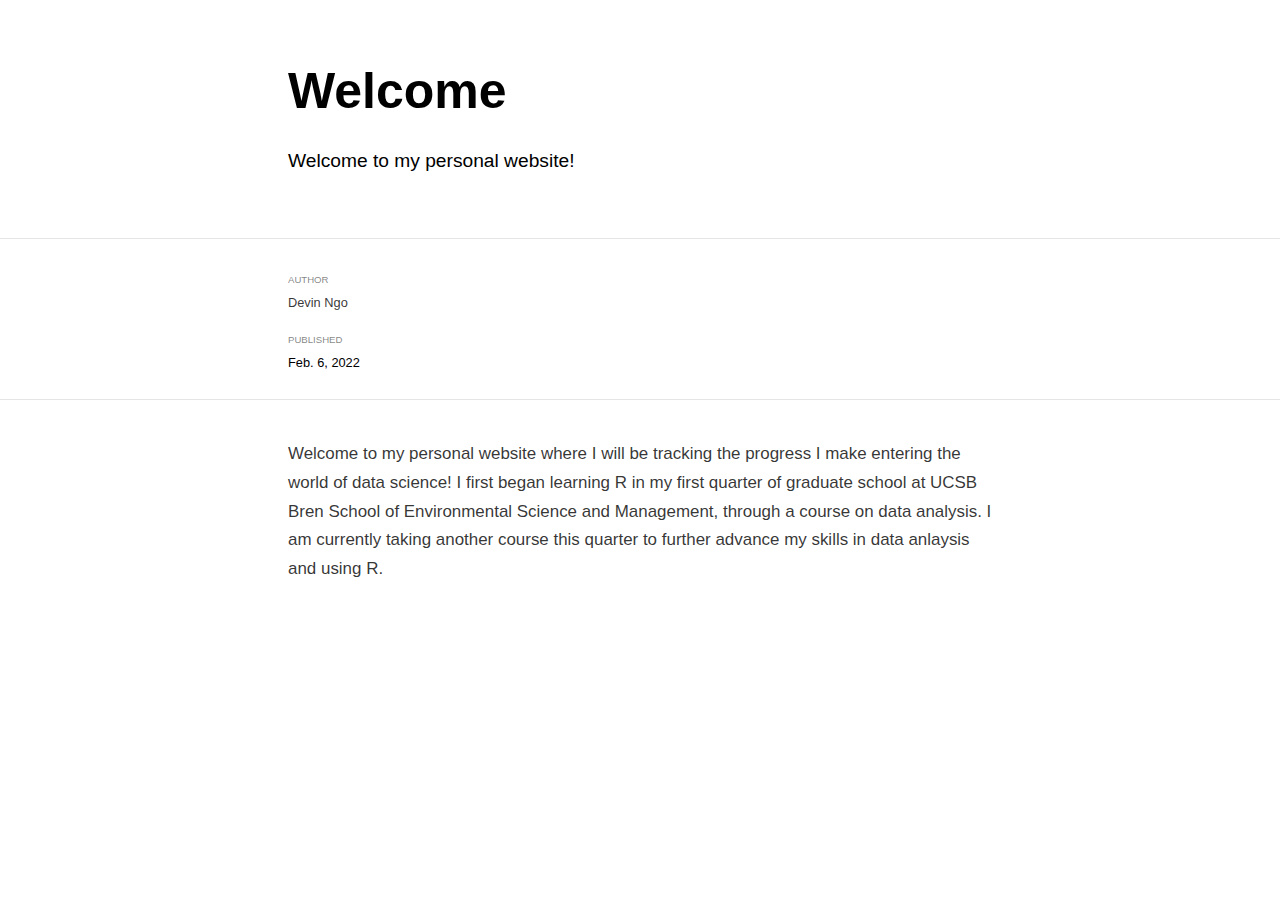
<file: _posts/2022-01-21-welcome/welcome.html>
<!DOCTYPE html>

<html xmlns="http://www.w3.org/1999/xhtml" lang="" xml:lang="">

<head>
  <meta charset="utf-8"/>
  <meta name="viewport" content="width=device-width, initial-scale=1"/>
  <meta http-equiv="X-UA-Compatible" content="IE=Edge,chrome=1"/>
  <meta name="generator" content="distill" />

  <style type="text/css">
  /* Hide doc at startup (prevent jankiness while JS renders/transforms) */
  body {
    visibility: hidden;
  }
  </style>

 <!--radix_placeholder_import_source-->
 <!--/radix_placeholder_import_source-->

<style type="text/css">code{white-space: pre;}</style>
<style type="text/css" data-origin="pandoc">
pre > code.sourceCode { white-space: pre; position: relative; }
pre > code.sourceCode > span { display: inline-block; line-height: 1.25; }
pre > code.sourceCode > span:empty { height: 1.2em; }
.sourceCode { overflow: visible; }
code.sourceCode > span { color: inherit; text-decoration: inherit; }
div.sourceCode { margin: 1em 0; }
pre.sourceCode { margin: 0; }
@media screen {
div.sourceCode { overflow: auto; }
}
@media print {
pre > code.sourceCode { white-space: pre-wrap; }
pre > code.sourceCode > span { text-indent: -5em; padding-left: 5em; }
}
pre.numberSource code
  { counter-reset: source-line 0; }
pre.numberSource code > span
  { position: relative; left: -4em; counter-increment: source-line; }
pre.numberSource code > span > a:first-child::before
  { content: counter(source-line);
    position: relative; left: -1em; text-align: right; vertical-align: baseline;
    border: none; display: inline-block;
    -webkit-touch-callout: none; -webkit-user-select: none;
    -khtml-user-select: none; -moz-user-select: none;
    -ms-user-select: none; user-select: none;
    padding: 0 4px; width: 4em;
    color: #aaaaaa;
  }
pre.numberSource { margin-left: 3em; border-left: 1px solid #aaaaaa;  padding-left: 4px; }
div.sourceCode
  {   }
@media screen {
pre > code.sourceCode > span > a:first-child::before { text-decoration: underline; }
}
code span.al { color: #ad0000; } /* Alert */
code span.an { color: #5e5e5e; } /* Annotation */
code span.at { } /* Attribute */
code span.bn { color: #ad0000; } /* BaseN */
code span.bu { } /* BuiltIn */
code span.cf { color: #007ba5; } /* ControlFlow */
code span.ch { color: #20794d; } /* Char */
code span.cn { color: #8f5902; } /* Constant */
code span.co { color: #5e5e5e; } /* Comment */
code span.cv { color: #5e5e5e; font-style: italic; } /* CommentVar */
code span.do { color: #5e5e5e; font-style: italic; } /* Documentation */
code span.dt { color: #ad0000; } /* DataType */
code span.dv { color: #ad0000; } /* DecVal */
code span.er { color: #ad0000; } /* Error */
code span.ex { } /* Extension */
code span.fl { color: #ad0000; } /* Float */
code span.fu { color: #4758ab; } /* Function */
code span.im { } /* Import */
code span.in { color: #5e5e5e; } /* Information */
code span.kw { color: #007ba5; } /* Keyword */
code span.op { color: #5e5e5e; } /* Operator */
code span.ot { color: #007ba5; } /* Other */
code span.pp { color: #ad0000; } /* Preprocessor */
code span.sc { color: #5e5e5e; } /* SpecialChar */
code span.ss { color: #20794d; } /* SpecialString */
code span.st { color: #20794d; } /* String */
code span.va { color: #111111; } /* Variable */
code span.vs { color: #20794d; } /* VerbatimString */
code span.wa { color: #5e5e5e; font-style: italic; } /* Warning */
</style>


  <!--radix_placeholder_meta_tags-->
  <title>Welcome</title>

  <meta property="description" itemprop="description" content="Welcome to my personal website!"/>


  <!--  https://schema.org/Article -->
  <meta property="article:published" itemprop="datePublished" content="2022-02-06"/>
  <meta property="article:created" itemprop="dateCreated" content="2022-02-06"/>
  <meta name="article:author" content="Devin Ngo"/>

  <!--  https://developers.facebook.com/docs/sharing/webmasters#markup -->
  <meta property="og:title" content="Welcome"/>
  <meta property="og:type" content="article"/>
  <meta property="og:description" content="Welcome to my personal website!"/>
  <meta property="og:locale" content="en_US"/>

  <!--  https://dev.twitter.com/cards/types/summary -->
  <meta property="twitter:card" content="summary"/>
  <meta property="twitter:title" content="Welcome"/>
  <meta property="twitter:description" content="Welcome to my personal website!"/>

  <!--/radix_placeholder_meta_tags-->
  <!--radix_placeholder_rmarkdown_metadata-->

  <script type="text/json" id="radix-rmarkdown-metadata">
  {"type":"list","attributes":{"names":{"type":"character","attributes":{},"value":["title","description","author","date","output"]}},"value":[{"type":"character","attributes":{},"value":["Welcome"]},{"type":"character","attributes":{},"value":["Welcome to my personal website! \n"]},{"type":"list","attributes":{},"value":[{"type":"list","attributes":{"names":{"type":"character","attributes":{},"value":["name"]}},"value":[{"type":"character","attributes":{},"value":["Devin Ngo"]}]}]},{"type":"character","attributes":{},"value":["2022-02-06"]},{"type":"list","attributes":{"names":{"type":"character","attributes":{},"value":["distill::distill_article"]}},"value":[{"type":"list","attributes":{"names":{"type":"character","attributes":{},"value":["self_contained"]}},"value":[{"type":"logical","attributes":{},"value":[false]}]}]}]}
  </script>
  <!--/radix_placeholder_rmarkdown_metadata-->
  
  <script type="text/json" id="radix-resource-manifest">
  {"type":"character","attributes":{},"value":["welcome_files/anchor-4.2.2/anchor.min.js","welcome_files/bowser-1.9.3/bowser.min.js","welcome_files/distill-2.2.21/template.v2.js","welcome_files/header-attrs-2.11/header-attrs.js","welcome_files/jquery-3.6.0/jquery-3.6.0.js","welcome_files/jquery-3.6.0/jquery-3.6.0.min.js","welcome_files/jquery-3.6.0/jquery-3.6.0.min.map","welcome_files/popper-2.6.0/popper.min.js","welcome_files/tippy-6.2.7/tippy-bundle.umd.min.js","welcome_files/tippy-6.2.7/tippy-light-border.css","welcome_files/tippy-6.2.7/tippy.css","welcome_files/tippy-6.2.7/tippy.umd.min.js","welcome_files/webcomponents-2.0.0/webcomponents.js"]}
  </script>
  <!--radix_placeholder_navigation_in_header-->
  <!--/radix_placeholder_navigation_in_header-->
  <!--radix_placeholder_distill-->

  <style type="text/css">

  body {
    background-color: white;
  }

  .pandoc-table {
    width: 100%;
  }

  .pandoc-table>caption {
    margin-bottom: 10px;
  }

  .pandoc-table th:not([align]) {
    text-align: left;
  }

  .pagedtable-footer {
    font-size: 15px;
  }

  d-byline .byline {
    grid-template-columns: 2fr 2fr;
  }

  d-byline .byline h3 {
    margin-block-start: 1.5em;
  }

  d-byline .byline .authors-affiliations h3 {
    margin-block-start: 0.5em;
  }

  .authors-affiliations .orcid-id {
    width: 16px;
    height:16px;
    margin-left: 4px;
    margin-right: 4px;
    vertical-align: middle;
    padding-bottom: 2px;
  }

  d-title .dt-tags {
    margin-top: 1em;
    grid-column: text;
  }

  .dt-tags .dt-tag {
    text-decoration: none;
    display: inline-block;
    color: rgba(0,0,0,0.6);
    padding: 0em 0.4em;
    margin-right: 0.5em;
    margin-bottom: 0.4em;
    font-size: 70%;
    border: 1px solid rgba(0,0,0,0.2);
    border-radius: 3px;
    text-transform: uppercase;
    font-weight: 500;
  }

  d-article table.gt_table td,
  d-article table.gt_table th {
    border-bottom: none;
  }

  .html-widget {
    margin-bottom: 2.0em;
  }

  .l-screen-inset {
    padding-right: 16px;
  }

  .l-screen .caption {
    margin-left: 10px;
  }

  .shaded {
    background: rgb(247, 247, 247);
    padding-top: 20px;
    padding-bottom: 20px;
    border-top: 1px solid rgba(0, 0, 0, 0.1);
    border-bottom: 1px solid rgba(0, 0, 0, 0.1);
  }

  .shaded .html-widget {
    margin-bottom: 0;
    border: 1px solid rgba(0, 0, 0, 0.1);
  }

  .shaded .shaded-content {
    background: white;
  }

  .text-output {
    margin-top: 0;
    line-height: 1.5em;
  }

  .hidden {
    display: none !important;
  }

  d-article {
    padding-top: 2.5rem;
    padding-bottom: 30px;
  }

  d-appendix {
    padding-top: 30px;
  }

  d-article>p>img {
    width: 100%;
  }

  d-article h2 {
    margin: 1rem 0 1.5rem 0;
  }

  d-article h3 {
    margin-top: 1.5rem;
  }

  d-article iframe {
    border: 1px solid rgba(0, 0, 0, 0.1);
    margin-bottom: 2.0em;
    width: 100%;
  }

  /* Tweak code blocks */

  d-article div.sourceCode code,
  d-article pre code {
    font-family: Consolas, Monaco, 'Andale Mono', 'Ubuntu Mono', monospace;
  }

  d-article pre,
  d-article div.sourceCode,
  d-article div.sourceCode pre {
    overflow: auto;
  }

  d-article div.sourceCode {
    background-color: white;
  }

  d-article div.sourceCode pre {
    padding-left: 10px;
    font-size: 12px;
    border-left: 2px solid rgba(0,0,0,0.1);
  }

  d-article pre {
    font-size: 12px;
    color: black;
    background: none;
    margin-top: 0;
    text-align: left;
    white-space: pre;
    word-spacing: normal;
    word-break: normal;
    word-wrap: normal;
    line-height: 1.5;

    -moz-tab-size: 4;
    -o-tab-size: 4;
    tab-size: 4;

    -webkit-hyphens: none;
    -moz-hyphens: none;
    -ms-hyphens: none;
    hyphens: none;
  }

  d-article pre a {
    border-bottom: none;
  }

  d-article pre a:hover {
    border-bottom: none;
    text-decoration: underline;
  }

  d-article details {
    grid-column: text;
    margin-bottom: 0.8em;
  }

  @media(min-width: 768px) {

  d-article pre,
  d-article div.sourceCode,
  d-article div.sourceCode pre {
    overflow: visible !important;
  }

  d-article div.sourceCode pre {
    padding-left: 18px;
    font-size: 14px;
  }

  d-article pre {
    font-size: 14px;
  }

  }

  figure img.external {
    background: white;
    border: 1px solid rgba(0, 0, 0, 0.1);
    box-shadow: 0 1px 8px rgba(0, 0, 0, 0.1);
    padding: 18px;
    box-sizing: border-box;
  }

  /* CSS for d-contents */

  .d-contents {
    grid-column: text;
    color: rgba(0,0,0,0.8);
    font-size: 0.9em;
    padding-bottom: 1em;
    margin-bottom: 1em;
    padding-bottom: 0.5em;
    margin-bottom: 1em;
    padding-left: 0.25em;
    justify-self: start;
  }

  @media(min-width: 1000px) {
    .d-contents.d-contents-float {
      height: 0;
      grid-column-start: 1;
      grid-column-end: 4;
      justify-self: center;
      padding-right: 3em;
      padding-left: 2em;
    }
  }

  .d-contents nav h3 {
    font-size: 18px;
    margin-top: 0;
    margin-bottom: 1em;
  }

  .d-contents li {
    list-style-type: none
  }

  .d-contents nav > ul {
    padding-left: 0;
  }

  .d-contents ul {
    padding-left: 1em
  }

  .d-contents nav ul li {
    margin-top: 0.6em;
    margin-bottom: 0.2em;
  }

  .d-contents nav a {
    font-size: 13px;
    border-bottom: none;
    text-decoration: none
    color: rgba(0, 0, 0, 0.8);
  }

  .d-contents nav a:hover {
    text-decoration: underline solid rgba(0, 0, 0, 0.6)
  }

  .d-contents nav > ul > li > a {
    font-weight: 600;
  }

  .d-contents nav > ul > li > ul {
    font-weight: inherit;
  }

  .d-contents nav > ul > li > ul > li {
    margin-top: 0.2em;
  }


  .d-contents nav ul {
    margin-top: 0;
    margin-bottom: 0.25em;
  }

  .d-article-with-toc h2:nth-child(2) {
    margin-top: 0;
  }


  /* Figure */

  .figure {
    position: relative;
    margin-bottom: 2.5em;
    margin-top: 1.5em;
  }

  .figure img {
    width: 100%;
  }

  .figure .caption {
    color: rgba(0, 0, 0, 0.6);
    font-size: 12px;
    line-height: 1.5em;
  }

  .figure img.external {
    background: white;
    border: 1px solid rgba(0, 0, 0, 0.1);
    box-shadow: 0 1px 8px rgba(0, 0, 0, 0.1);
    padding: 18px;
    box-sizing: border-box;
  }

  .figure .caption a {
    color: rgba(0, 0, 0, 0.6);
  }

  .figure .caption b,
  .figure .caption strong, {
    font-weight: 600;
    color: rgba(0, 0, 0, 1.0);
  }

  /* Citations */

  d-article .citation {
    color: inherit;
    cursor: inherit;
  }

  div.hanging-indent{
    margin-left: 1em; text-indent: -1em;
  }

  /* Citation hover box */

  .tippy-box[data-theme~=light-border] {
    background-color: rgba(250, 250, 250, 0.95);
  }

  .tippy-content > p {
    margin-bottom: 0;
    padding: 2px;
  }


  /* Tweak 1000px media break to show more text */

  @media(min-width: 1000px) {
    .base-grid,
    distill-header,
    d-title,
    d-abstract,
    d-article,
    d-appendix,
    distill-appendix,
    d-byline,
    d-footnote-list,
    d-citation-list,
    distill-footer {
      grid-template-columns: [screen-start] 1fr [page-start kicker-start] 80px [middle-start] 50px [text-start kicker-end] 65px 65px 65px 65px 65px 65px 65px 65px [text-end gutter-start] 65px [middle-end] 65px [page-end gutter-end] 1fr [screen-end];
      grid-column-gap: 16px;
    }

    .grid {
      grid-column-gap: 16px;
    }

    d-article {
      font-size: 1.06rem;
      line-height: 1.7em;
    }
    figure .caption, .figure .caption, figure figcaption {
      font-size: 13px;
    }
  }

  @media(min-width: 1180px) {
    .base-grid,
    distill-header,
    d-title,
    d-abstract,
    d-article,
    d-appendix,
    distill-appendix,
    d-byline,
    d-footnote-list,
    d-citation-list,
    distill-footer {
      grid-template-columns: [screen-start] 1fr [page-start kicker-start] 60px [middle-start] 60px [text-start kicker-end] 60px 60px 60px 60px 60px 60px 60px 60px [text-end gutter-start] 60px [middle-end] 60px [page-end gutter-end] 1fr [screen-end];
      grid-column-gap: 32px;
    }

    .grid {
      grid-column-gap: 32px;
    }
  }


  /* Get the citation styles for the appendix (not auto-injected on render since
     we do our own rendering of the citation appendix) */

  d-appendix .citation-appendix,
  .d-appendix .citation-appendix {
    font-size: 11px;
    line-height: 15px;
    border-left: 1px solid rgba(0, 0, 0, 0.1);
    padding-left: 18px;
    border: 1px solid rgba(0,0,0,0.1);
    background: rgba(0, 0, 0, 0.02);
    padding: 10px 18px;
    border-radius: 3px;
    color: rgba(150, 150, 150, 1);
    overflow: hidden;
    margin-top: -12px;
    white-space: pre-wrap;
    word-wrap: break-word;
  }

  /* Include appendix styles here so they can be overridden */

  d-appendix {
    contain: layout style;
    font-size: 0.8em;
    line-height: 1.7em;
    margin-top: 60px;
    margin-bottom: 0;
    border-top: 1px solid rgba(0, 0, 0, 0.1);
    color: rgba(0,0,0,0.5);
    padding-top: 60px;
    padding-bottom: 48px;
  }

  d-appendix h3 {
    grid-column: page-start / text-start;
    font-size: 15px;
    font-weight: 500;
    margin-top: 1em;
    margin-bottom: 0;
    color: rgba(0,0,0,0.65);
  }

  d-appendix h3 + * {
    margin-top: 1em;
  }

  d-appendix ol {
    padding: 0 0 0 15px;
  }

  @media (min-width: 768px) {
    d-appendix ol {
      padding: 0 0 0 30px;
      margin-left: -30px;
    }
  }

  d-appendix li {
    margin-bottom: 1em;
  }

  d-appendix a {
    color: rgba(0, 0, 0, 0.6);
  }

  d-appendix > * {
    grid-column: text;
  }

  d-appendix > d-footnote-list,
  d-appendix > d-citation-list,
  d-appendix > distill-appendix {
    grid-column: screen;
  }

  /* Include footnote styles here so they can be overridden */

  d-footnote-list {
    contain: layout style;
  }

  d-footnote-list > * {
    grid-column: text;
  }

  d-footnote-list a.footnote-backlink {
    color: rgba(0,0,0,0.3);
    padding-left: 0.5em;
  }



  /* Anchor.js */

  .anchorjs-link {
    /*transition: all .25s linear; */
    text-decoration: none;
    border-bottom: none;
  }
  *:hover > .anchorjs-link {
    margin-left: -1.125em !important;
    text-decoration: none;
    border-bottom: none;
  }

  /* Social footer */

  .social_footer {
    margin-top: 30px;
    margin-bottom: 0;
    color: rgba(0,0,0,0.67);
  }

  .disqus-comments {
    margin-right: 30px;
  }

  .disqus-comment-count {
    border-bottom: 1px solid rgba(0, 0, 0, 0.4);
    cursor: pointer;
  }

  #disqus_thread {
    margin-top: 30px;
  }

  .article-sharing a {
    border-bottom: none;
    margin-right: 8px;
  }

  .article-sharing a:hover {
    border-bottom: none;
  }

  .sidebar-section.subscribe {
    font-size: 12px;
    line-height: 1.6em;
  }

  .subscribe p {
    margin-bottom: 0.5em;
  }


  .article-footer .subscribe {
    font-size: 15px;
    margin-top: 45px;
  }


  .sidebar-section.custom {
    font-size: 12px;
    line-height: 1.6em;
  }

  .custom p {
    margin-bottom: 0.5em;
  }

  /* Styles for listing layout (hide title) */
  .layout-listing d-title, .layout-listing .d-title {
    display: none;
  }

  /* Styles for posts lists (not auto-injected) */


  .posts-with-sidebar {
    padding-left: 45px;
    padding-right: 45px;
  }

  .posts-list .description h2,
  .posts-list .description p {
    font-family: -apple-system, BlinkMacSystemFont, "Segoe UI", Roboto, Oxygen, Ubuntu, Cantarell, "Fira Sans", "Droid Sans", "Helvetica Neue", Arial, sans-serif;
  }

  .posts-list .description h2 {
    font-weight: 700;
    border-bottom: none;
    padding-bottom: 0;
  }

  .posts-list h2.post-tag {
    border-bottom: 1px solid rgba(0, 0, 0, 0.2);
    padding-bottom: 12px;
  }
  .posts-list {
    margin-top: 60px;
    margin-bottom: 24px;
  }

  .posts-list .post-preview {
    text-decoration: none;
    overflow: hidden;
    display: block;
    border-bottom: 1px solid rgba(0, 0, 0, 0.1);
    padding: 24px 0;
  }

  .post-preview-last {
    border-bottom: none !important;
  }

  .posts-list .posts-list-caption {
    grid-column: screen;
    font-weight: 400;
  }

  .posts-list .post-preview h2 {
    margin: 0 0 6px 0;
    line-height: 1.2em;
    font-style: normal;
    font-size: 24px;
  }

  .posts-list .post-preview p {
    margin: 0 0 12px 0;
    line-height: 1.4em;
    font-size: 16px;
  }

  .posts-list .post-preview .thumbnail {
    box-sizing: border-box;
    margin-bottom: 24px;
    position: relative;
    max-width: 500px;
  }
  .posts-list .post-preview img {
    width: 100%;
    display: block;
  }

  .posts-list .metadata {
    font-size: 12px;
    line-height: 1.4em;
    margin-bottom: 18px;
  }

  .posts-list .metadata > * {
    display: inline-block;
  }

  .posts-list .metadata .publishedDate {
    margin-right: 2em;
  }

  .posts-list .metadata .dt-authors {
    display: block;
    margin-top: 0.3em;
    margin-right: 2em;
  }

  .posts-list .dt-tags {
    display: block;
    line-height: 1em;
  }

  .posts-list .dt-tags .dt-tag {
    display: inline-block;
    color: rgba(0,0,0,0.6);
    padding: 0.3em 0.4em;
    margin-right: 0.2em;
    margin-bottom: 0.4em;
    font-size: 60%;
    border: 1px solid rgba(0,0,0,0.2);
    border-radius: 3px;
    text-transform: uppercase;
    font-weight: 500;
  }

  .posts-list img {
    opacity: 1;
  }

  .posts-list img[data-src] {
    opacity: 0;
  }

  .posts-more {
    clear: both;
  }


  .posts-sidebar {
    font-size: 16px;
  }

  .posts-sidebar h3 {
    font-size: 16px;
    margin-top: 0;
    margin-bottom: 0.5em;
    font-weight: 400;
    text-transform: uppercase;
  }

  .sidebar-section {
    margin-bottom: 30px;
  }

  .categories ul {
    list-style-type: none;
    margin: 0;
    padding: 0;
  }

  .categories li {
    color: rgba(0, 0, 0, 0.8);
    margin-bottom: 0;
  }

  .categories li>a {
    border-bottom: none;
  }

  .categories li>a:hover {
    border-bottom: 1px solid rgba(0, 0, 0, 0.4);
  }

  .categories .active {
    font-weight: 600;
  }

  .categories .category-count {
    color: rgba(0, 0, 0, 0.4);
  }


  @media(min-width: 768px) {
    .posts-list .post-preview h2 {
      font-size: 26px;
    }
    .posts-list .post-preview .thumbnail {
      float: right;
      width: 30%;
      margin-bottom: 0;
    }
    .posts-list .post-preview .description {
      float: left;
      width: 45%;
    }
    .posts-list .post-preview .metadata {
      float: left;
      width: 20%;
      margin-top: 8px;
    }
    .posts-list .post-preview p {
      margin: 0 0 12px 0;
      line-height: 1.5em;
      font-size: 16px;
    }
    .posts-with-sidebar .posts-list {
      float: left;
      width: 75%;
    }
    .posts-with-sidebar .posts-sidebar {
      float: right;
      width: 20%;
      margin-top: 60px;
      padding-top: 24px;
      padding-bottom: 24px;
    }
  }


  /* Improve display for browsers without grid (IE/Edge <= 15) */

  .downlevel {
    line-height: 1.6em;
    font-family: -apple-system, BlinkMacSystemFont, "Segoe UI", Roboto, Oxygen, Ubuntu, Cantarell, "Fira Sans", "Droid Sans", "Helvetica Neue", Arial, sans-serif;
    margin: 0;
  }

  .downlevel .d-title {
    padding-top: 6rem;
    padding-bottom: 1.5rem;
  }

  .downlevel .d-title h1 {
    font-size: 50px;
    font-weight: 700;
    line-height: 1.1em;
    margin: 0 0 0.5rem;
  }

  .downlevel .d-title p {
    font-weight: 300;
    font-size: 1.2rem;
    line-height: 1.55em;
    margin-top: 0;
  }

  .downlevel .d-byline {
    padding-top: 0.8em;
    padding-bottom: 0.8em;
    font-size: 0.8rem;
    line-height: 1.8em;
  }

  .downlevel .section-separator {
    border: none;
    border-top: 1px solid rgba(0, 0, 0, 0.1);
  }

  .downlevel .d-article {
    font-size: 1.06rem;
    line-height: 1.7em;
    padding-top: 1rem;
    padding-bottom: 2rem;
  }


  .downlevel .d-appendix {
    padding-left: 0;
    padding-right: 0;
    max-width: none;
    font-size: 0.8em;
    line-height: 1.7em;
    margin-bottom: 0;
    color: rgba(0,0,0,0.5);
    padding-top: 40px;
    padding-bottom: 48px;
  }

  .downlevel .footnotes ol {
    padding-left: 13px;
  }

  .downlevel .base-grid,
  .downlevel .distill-header,
  .downlevel .d-title,
  .downlevel .d-abstract,
  .downlevel .d-article,
  .downlevel .d-appendix,
  .downlevel .distill-appendix,
  .downlevel .d-byline,
  .downlevel .d-footnote-list,
  .downlevel .d-citation-list,
  .downlevel .distill-footer,
  .downlevel .appendix-bottom,
  .downlevel .posts-container {
    padding-left: 40px;
    padding-right: 40px;
  }

  @media(min-width: 768px) {
    .downlevel .base-grid,
    .downlevel .distill-header,
    .downlevel .d-title,
    .downlevel .d-abstract,
    .downlevel .d-article,
    .downlevel .d-appendix,
    .downlevel .distill-appendix,
    .downlevel .d-byline,
    .downlevel .d-footnote-list,
    .downlevel .d-citation-list,
    .downlevel .distill-footer,
    .downlevel .appendix-bottom,
    .downlevel .posts-container {
    padding-left: 150px;
    padding-right: 150px;
    max-width: 900px;
  }
  }

  .downlevel pre code {
    display: block;
    border-left: 2px solid rgba(0, 0, 0, .1);
    padding: 0 0 0 20px;
    font-size: 14px;
  }

  .downlevel code, .downlevel pre {
    color: black;
    background: none;
    font-family: Consolas, Monaco, 'Andale Mono', 'Ubuntu Mono', monospace;
    text-align: left;
    white-space: pre;
    word-spacing: normal;
    word-break: normal;
    word-wrap: normal;
    line-height: 1.5;

    -moz-tab-size: 4;
    -o-tab-size: 4;
    tab-size: 4;

    -webkit-hyphens: none;
    -moz-hyphens: none;
    -ms-hyphens: none;
    hyphens: none;
  }

  .downlevel .posts-list .post-preview {
    color: inherit;
  }



  </style>

  <script type="application/javascript">

  function is_downlevel_browser() {
    if (bowser.isUnsupportedBrowser({ msie: "12", msedge: "16"},
                                   window.navigator.userAgent)) {
      return true;
    } else {
      return window.load_distill_framework === undefined;
    }
  }

  // show body when load is complete
  function on_load_complete() {

    // add anchors
    if (window.anchors) {
      window.anchors.options.placement = 'left';
      window.anchors.add('d-article > h2, d-article > h3, d-article > h4, d-article > h5');
    }


    // set body to visible
    document.body.style.visibility = 'visible';

    // force redraw for leaflet widgets
    if (window.HTMLWidgets) {
      var maps = window.HTMLWidgets.findAll(".leaflet");
      $.each(maps, function(i, el) {
        var map = this.getMap();
        map.invalidateSize();
        map.eachLayer(function(layer) {
          if (layer instanceof L.TileLayer)
            layer.redraw();
        });
      });
    }

    // trigger 'shown' so htmlwidgets resize
    $('d-article').trigger('shown');
  }

  function init_distill() {

    init_common();

    // create front matter
    var front_matter = $('<d-front-matter></d-front-matter>');
    $('#distill-front-matter').wrap(front_matter);

    // create d-title
    $('.d-title').changeElementType('d-title');

    // create d-byline
    var byline = $('<d-byline></d-byline>');
    $('.d-byline').replaceWith(byline);

    // create d-article
    var article = $('<d-article></d-article>');
    $('.d-article').wrap(article).children().unwrap();

    // move posts container into article
    $('.posts-container').appendTo($('d-article'));

    // create d-appendix
    $('.d-appendix').changeElementType('d-appendix');

    // flag indicating that we have appendix items
    var appendix = $('.appendix-bottom').children('h3').length > 0;

    // replace footnotes with <d-footnote>
    $('.footnote-ref').each(function(i, val) {
      appendix = true;
      var href = $(this).attr('href');
      var id = href.replace('#', '');
      var fn = $('#' + id);
      var fn_p = $('#' + id + '>p');
      fn_p.find('.footnote-back').remove();
      var text = fn_p.html();
      var dtfn = $('<d-footnote></d-footnote>');
      dtfn.html(text);
      $(this).replaceWith(dtfn);
    });
    // remove footnotes
    $('.footnotes').remove();

    // move refs into #references-listing
    $('#references-listing').replaceWith($('#refs'));

    $('h1.appendix, h2.appendix').each(function(i, val) {
      $(this).changeElementType('h3');
    });
    $('h3.appendix').each(function(i, val) {
      var id = $(this).attr('id');
      $('.d-contents a[href="#' + id + '"]').parent().remove();
      appendix = true;
      $(this).nextUntil($('h1, h2, h3')).addBack().appendTo($('d-appendix'));
    });

    // show d-appendix if we have appendix content
    $("d-appendix").css('display', appendix ? 'grid' : 'none');

    // localize layout chunks to just output
    $('.layout-chunk').each(function(i, val) {

      // capture layout
      var layout = $(this).attr('data-layout');

      // apply layout to markdown level block elements
      var elements = $(this).children().not('details, div.sourceCode, pre, script');
      elements.each(function(i, el) {
        var layout_div = $('<div class="' + layout + '"></div>');
        if (layout_div.hasClass('shaded')) {
          var shaded_content = $('<div class="shaded-content"></div>');
          $(this).wrap(shaded_content);
          $(this).parent().wrap(layout_div);
        } else {
          $(this).wrap(layout_div);
        }
      });


      // unwrap the layout-chunk div
      $(this).children().unwrap();
    });

    // remove code block used to force  highlighting css
    $('.distill-force-highlighting-css').parent().remove();

    // remove empty line numbers inserted by pandoc when using a
    // custom syntax highlighting theme
    $('code.sourceCode a:empty').remove();

    // load distill framework
    load_distill_framework();

    // wait for window.distillRunlevel == 4 to do post processing
    function distill_post_process() {

      if (!window.distillRunlevel || window.distillRunlevel < 4)
        return;

      // hide author/affiliations entirely if we have no authors
      var front_matter = JSON.parse($("#distill-front-matter").html());
      var have_authors = front_matter.authors && front_matter.authors.length > 0;
      if (!have_authors)
        $('d-byline').addClass('hidden');

      // article with toc class
      $('.d-contents').parent().addClass('d-article-with-toc');

      // strip links that point to #
      $('.authors-affiliations').find('a[href="#"]').removeAttr('href');

      // add orcid ids
      $('.authors-affiliations').find('.author').each(function(i, el) {
        var orcid_id = front_matter.authors[i].orcidID;
        if (orcid_id) {
          var a = $('<a></a>');
          a.attr('href', 'https://orcid.org/' + orcid_id);
          var img = $('<img></img>');
          img.addClass('orcid-id');
          img.attr('alt', 'ORCID ID');
          img.attr('src','[data-uri]');
          a.append(img);
          $(this).append(a);
        }
      });

      // hide elements of author/affiliations grid that have no value
      function hide_byline_column(caption) {
        $('d-byline').find('h3:contains("' + caption + '")').parent().css('visibility', 'hidden');
      }

      // affiliations
      var have_affiliations = false;
      for (var i = 0; i<front_matter.authors.length; ++i) {
        var author = front_matter.authors[i];
        if (author.affiliation !== "&nbsp;") {
          have_affiliations = true;
          break;
        }
      }
      if (!have_affiliations)
        $('d-byline').find('h3:contains("Affiliations")').css('visibility', 'hidden');

      // published date
      if (!front_matter.publishedDate)
        hide_byline_column("Published");

      // document object identifier
      var doi = $('d-byline').find('h3:contains("DOI")');
      var doi_p = doi.next().empty();
      if (!front_matter.doi) {
        // if we have a citation and valid citationText then link to that
        if ($('#citation').length > 0 && front_matter.citationText) {
          doi.html('Citation');
          $('<a href="#citation"></a>')
            .text(front_matter.citationText)
            .appendTo(doi_p);
        } else {
          hide_byline_column("DOI");
        }
      } else {
        $('<a></a>')
           .attr('href', "https://doi.org/" + front_matter.doi)
           .html(front_matter.doi)
           .appendTo(doi_p);
      }

       // change plural form of authors/affiliations
      if (front_matter.authors.length === 1) {
        var grid = $('.authors-affiliations');
        grid.children('h3:contains("Authors")').text('Author');
        grid.children('h3:contains("Affiliations")').text('Affiliation');
      }

      // remove d-appendix and d-footnote-list local styles
      $('d-appendix > style:first-child').remove();
      $('d-footnote-list > style:first-child').remove();

      // move appendix-bottom entries to the bottom
      $('.appendix-bottom').appendTo('d-appendix').children().unwrap();
      $('.appendix-bottom').remove();

      // hoverable references
      $('span.citation[data-cites]').each(function() {
        var refs = $(this).attr('data-cites').split(" ");
        var refHtml = refs.map(function(ref) {
          return "<p>" + $('#ref-' + ref).html() + "</p>";
        }).join("\n");
        window.tippy(this, {
          allowHTML: true,
          content: refHtml,
          maxWidth: 500,
          interactive: true,
          interactiveBorder: 10,
          theme: 'light-border',
          placement: 'bottom-start'
        });
      });

      // clear polling timer
      clearInterval(tid);

      // show body now that everything is ready
      on_load_complete();
    }

    var tid = setInterval(distill_post_process, 50);
    distill_post_process();

  }

  function init_downlevel() {

    init_common();

     // insert hr after d-title
    $('.d-title').after($('<hr class="section-separator"/>'));

    // check if we have authors
    var front_matter = JSON.parse($("#distill-front-matter").html());
    var have_authors = front_matter.authors && front_matter.authors.length > 0;

    // manage byline/border
    if (!have_authors)
      $('.d-byline').remove();
    $('.d-byline').after($('<hr class="section-separator"/>'));
    $('.d-byline a').remove();

    // remove toc
    $('.d-contents').remove();

    // move appendix elements
    $('h1.appendix, h2.appendix').each(function(i, val) {
      $(this).changeElementType('h3');
    });
    $('h3.appendix').each(function(i, val) {
      $(this).nextUntil($('h1, h2, h3')).addBack().appendTo($('.d-appendix'));
    });


    // inject headers into references and footnotes
    var refs_header = $('<h3></h3>');
    refs_header.text('References');
    $('#refs').prepend(refs_header);

    var footnotes_header = $('<h3></h3');
    footnotes_header.text('Footnotes');
    $('.footnotes').children('hr').first().replaceWith(footnotes_header);

    // move appendix-bottom entries to the bottom
    $('.appendix-bottom').appendTo('.d-appendix').children().unwrap();
    $('.appendix-bottom').remove();

    // remove appendix if it's empty
    if ($('.d-appendix').children().length === 0)
      $('.d-appendix').remove();

    // prepend separator above appendix
    $('.d-appendix').before($('<hr class="section-separator" style="clear: both"/>'));

    // trim code
    $('pre>code').each(function(i, val) {
      $(this).html($.trim($(this).html()));
    });

    // move posts-container right before article
    $('.posts-container').insertBefore($('.d-article'));

    $('body').addClass('downlevel');

    on_load_complete();
  }


  function init_common() {

    // jquery plugin to change element types
    (function($) {
      $.fn.changeElementType = function(newType) {
        var attrs = {};

        $.each(this[0].attributes, function(idx, attr) {
          attrs[attr.nodeName] = attr.nodeValue;
        });

        this.replaceWith(function() {
          return $("<" + newType + "/>", attrs).append($(this).contents());
        });
      };
    })(jQuery);

    // prevent underline for linked images
    $('a > img').parent().css({'border-bottom' : 'none'});

    // mark non-body figures created by knitr chunks as 100% width
    $('.layout-chunk').each(function(i, val) {
      var figures = $(this).find('img, .html-widget');
      if ($(this).attr('data-layout') !== "l-body") {
        figures.css('width', '100%');
      } else {
        figures.css('max-width', '100%');
        figures.filter("[width]").each(function(i, val) {
          var fig = $(this);
          fig.css('width', fig.attr('width') + 'px');
        });

      }
    });

    // auto-append index.html to post-preview links in file: protocol
    // and in rstudio ide preview
    $('.post-preview').each(function(i, val) {
      if (window.location.protocol === "file:")
        $(this).attr('href', $(this).attr('href') + "index.html");
    });

    // get rid of index.html references in header
    if (window.location.protocol !== "file:") {
      $('.distill-site-header a[href]').each(function(i,val) {
        $(this).attr('href', $(this).attr('href').replace("index.html", "./"));
      });
    }

    // add class to pandoc style tables
    $('tr.header').parent('thead').parent('table').addClass('pandoc-table');
    $('.kable-table').children('table').addClass('pandoc-table');

    // add figcaption style to table captions
    $('caption').parent('table').addClass("figcaption");

    // initialize posts list
    if (window.init_posts_list)
      window.init_posts_list();

    // implmement disqus comment link
    $('.disqus-comment-count').click(function() {
      window.headroom_prevent_pin = true;
      $('#disqus_thread').toggleClass('hidden');
      if (!$('#disqus_thread').hasClass('hidden')) {
        var offset = $(this).offset();
        $(window).resize();
        $('html, body').animate({
          scrollTop: offset.top - 35
        });
      }
    });
  }

  document.addEventListener('DOMContentLoaded', function() {
    if (is_downlevel_browser())
      init_downlevel();
    else
      window.addEventListener('WebComponentsReady', init_distill);
  });

  </script>

  <!--/radix_placeholder_distill-->
  <script src="welcome_files/header-attrs-2.11/header-attrs.js"></script>
  <script src="welcome_files/jquery-3.6.0/jquery-3.6.0.min.js"></script>
  <script src="welcome_files/popper-2.6.0/popper.min.js"></script>
  <link href="welcome_files/tippy-6.2.7/tippy.css" rel="stylesheet" />
  <link href="welcome_files/tippy-6.2.7/tippy-light-border.css" rel="stylesheet" />
  <script src="welcome_files/tippy-6.2.7/tippy.umd.min.js"></script>
  <script src="welcome_files/anchor-4.2.2/anchor.min.js"></script>
  <script src="welcome_files/bowser-1.9.3/bowser.min.js"></script>
  <script src="welcome_files/webcomponents-2.0.0/webcomponents.js"></script>
  <script src="welcome_files/distill-2.2.21/template.v2.js"></script>
  <!--radix_placeholder_site_in_header-->
  <!--/radix_placeholder_site_in_header-->


</head>

<body>

<!--radix_placeholder_front_matter-->

<script id="distill-front-matter" type="text/json">
{"title":"Welcome","description":"Welcome to my personal website!","authors":[{"author":"Devin Ngo","authorURL":"#","affiliation":"&nbsp;","affiliationURL":"#","orcidID":""}],"publishedDate":"2022-02-06T00:00:00.000-08:00","citationText":"Ngo, 2022"}
</script>

<!--/radix_placeholder_front_matter-->
<!--radix_placeholder_navigation_before_body-->
<!--/radix_placeholder_navigation_before_body-->
<!--radix_placeholder_site_before_body-->
<!--/radix_placeholder_site_before_body-->

<div class="d-title">
<h1>Welcome</h1>
<!--radix_placeholder_categories-->
<!--/radix_placeholder_categories-->
<p><p>Welcome to my personal website!</p></p>
</div>

<div class="d-byline">
  Devin Ngo  
  
<br/>2022-02-06
</div>

<div class="d-article">
<p>Welcome to my personal website where I will be tracking the progress I make entering the world of data science! I first began learning R in my first quarter of graduate school at UCSB Bren School of Environmental Science and Management, through a course on data analysis. I am currently taking another course this quarter to further advance my skills in data anlaysis and using R.</p>
<div class="sourceCode" id="cb1"><pre class="sourceCode r distill-force-highlighting-css"><code class="sourceCode r"></code></pre></div>
<!--radix_placeholder_article_footer-->
<!--/radix_placeholder_article_footer-->
</div>

<div class="d-appendix">
</div>


<!--radix_placeholder_site_after_body-->
<!--/radix_placeholder_site_after_body-->
<!--radix_placeholder_appendices-->
<div class="appendix-bottom"></div>
<!--/radix_placeholder_appendices-->
<!--radix_placeholder_navigation_after_body-->
<!--/radix_placeholder_navigation_after_body-->

</body>

</html>
</file>
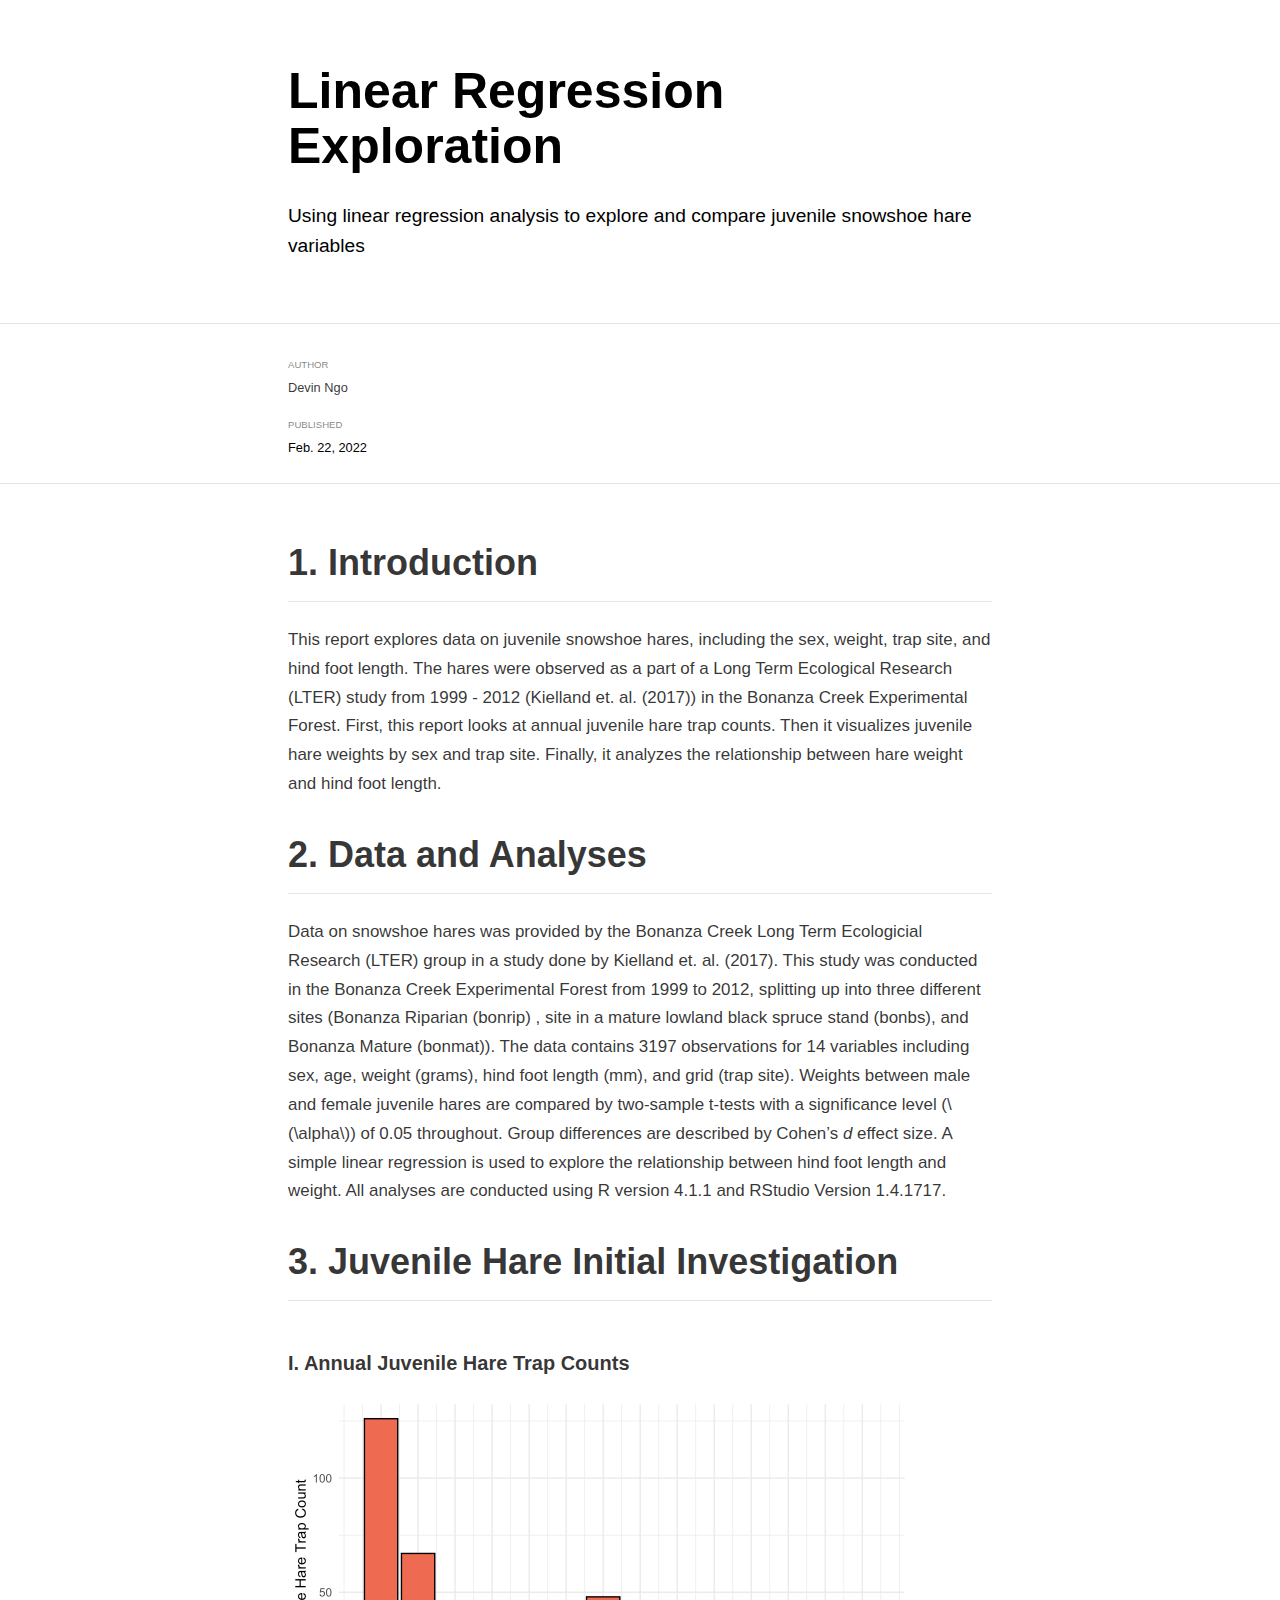
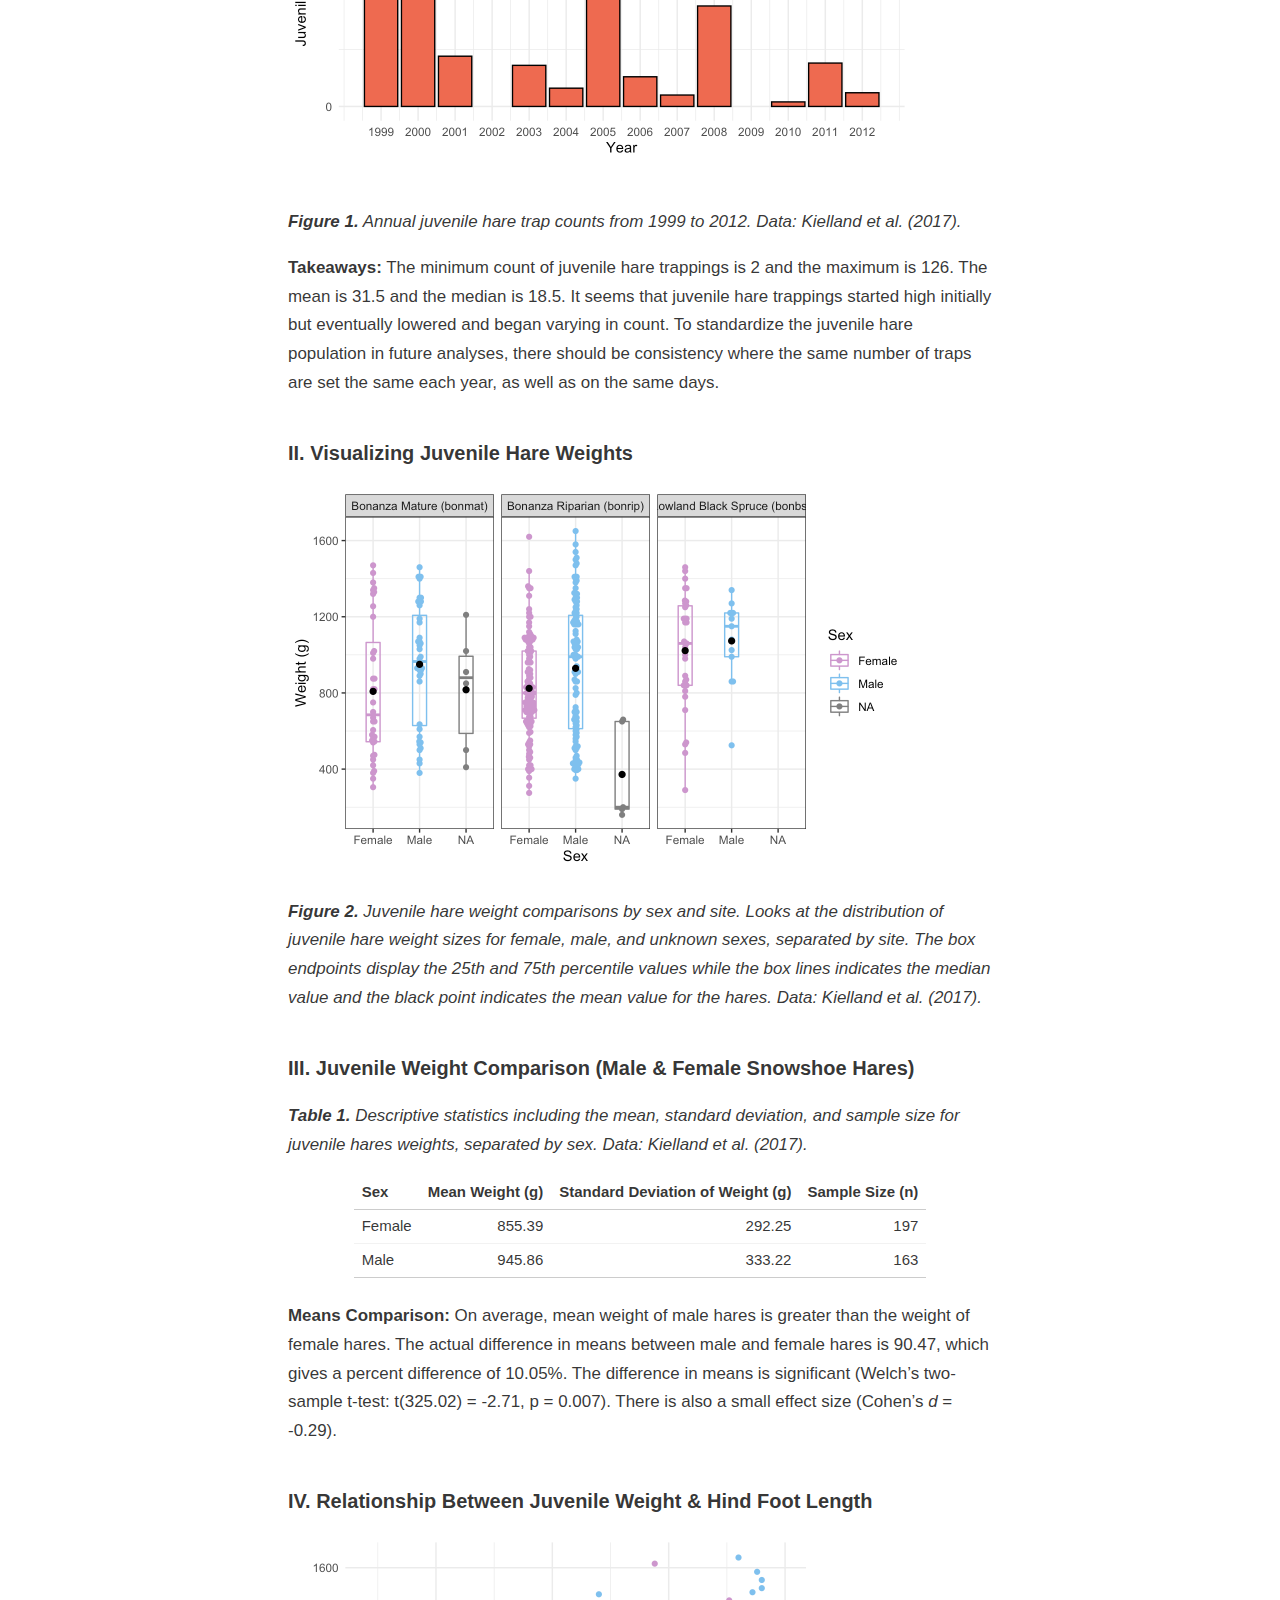
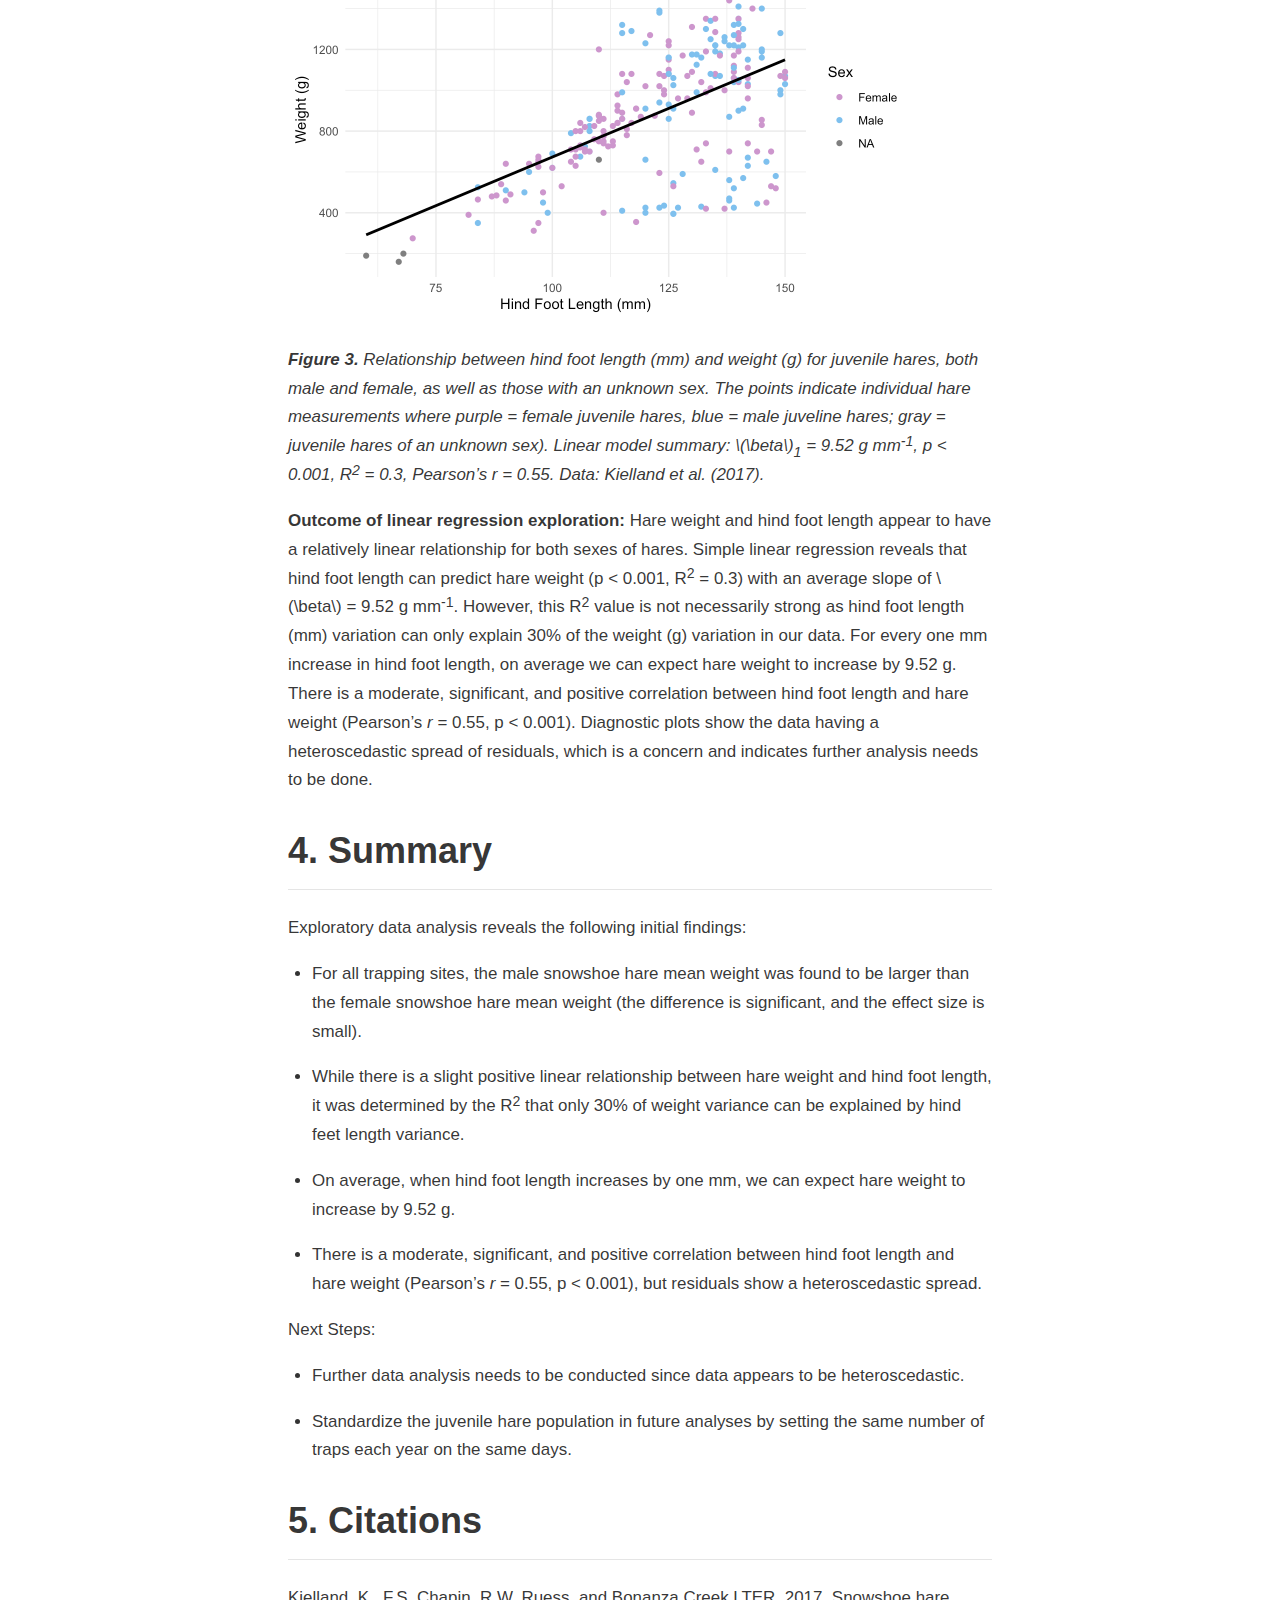
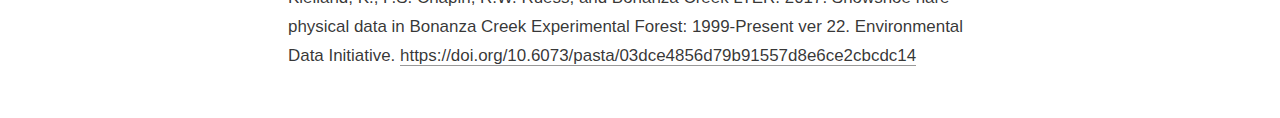
<file: _posts/2022-02-22-snowshoehares/snowshoehares.html>
<!DOCTYPE html>

<html xmlns="http://www.w3.org/1999/xhtml" lang="" xml:lang="">

<head>
  <meta charset="utf-8"/>
  <meta name="viewport" content="width=device-width, initial-scale=1"/>
  <meta http-equiv="X-UA-Compatible" content="IE=Edge,chrome=1"/>
  <meta name="generator" content="distill" />

  <style type="text/css">
  /* Hide doc at startup (prevent jankiness while JS renders/transforms) */
  body {
    visibility: hidden;
  }
  </style>

 <!--radix_placeholder_import_source-->
 <!--/radix_placeholder_import_source-->

<style type="text/css">code{white-space: pre;}</style>
<style type="text/css" data-origin="pandoc">
pre > code.sourceCode { white-space: pre; position: relative; }
pre > code.sourceCode > span { display: inline-block; line-height: 1.25; }
pre > code.sourceCode > span:empty { height: 1.2em; }
.sourceCode { overflow: visible; }
code.sourceCode > span { color: inherit; text-decoration: inherit; }
div.sourceCode { margin: 1em 0; }
pre.sourceCode { margin: 0; }
@media screen {
div.sourceCode { overflow: auto; }
}
@media print {
pre > code.sourceCode { white-space: pre-wrap; }
pre > code.sourceCode > span { text-indent: -5em; padding-left: 5em; }
}
pre.numberSource code
  { counter-reset: source-line 0; }
pre.numberSource code > span
  { position: relative; left: -4em; counter-increment: source-line; }
pre.numberSource code > span > a:first-child::before
  { content: counter(source-line);
    position: relative; left: -1em; text-align: right; vertical-align: baseline;
    border: none; display: inline-block;
    -webkit-touch-callout: none; -webkit-user-select: none;
    -khtml-user-select: none; -moz-user-select: none;
    -ms-user-select: none; user-select: none;
    padding: 0 4px; width: 4em;
    color: #aaaaaa;
  }
pre.numberSource { margin-left: 3em; border-left: 1px solid #aaaaaa;  padding-left: 4px; }
div.sourceCode
  {   }
@media screen {
pre > code.sourceCode > span > a:first-child::before { text-decoration: underline; }
}
code span.al { color: #ad0000; } /* Alert */
code span.an { color: #5e5e5e; } /* Annotation */
code span.at { } /* Attribute */
code span.bn { color: #ad0000; } /* BaseN */
code span.bu { } /* BuiltIn */
code span.cf { color: #007ba5; } /* ControlFlow */
code span.ch { color: #20794d; } /* Char */
code span.cn { color: #8f5902; } /* Constant */
code span.co { color: #5e5e5e; } /* Comment */
code span.cv { color: #5e5e5e; font-style: italic; } /* CommentVar */
code span.do { color: #5e5e5e; font-style: italic; } /* Documentation */
code span.dt { color: #ad0000; } /* DataType */
code span.dv { color: #ad0000; } /* DecVal */
code span.er { color: #ad0000; } /* Error */
code span.ex { } /* Extension */
code span.fl { color: #ad0000; } /* Float */
code span.fu { color: #4758ab; } /* Function */
code span.im { } /* Import */
code span.in { color: #5e5e5e; } /* Information */
code span.kw { color: #007ba5; } /* Keyword */
code span.op { color: #5e5e5e; } /* Operator */
code span.ot { color: #007ba5; } /* Other */
code span.pp { color: #ad0000; } /* Preprocessor */
code span.sc { color: #5e5e5e; } /* SpecialChar */
code span.ss { color: #20794d; } /* SpecialString */
code span.st { color: #20794d; } /* String */
code span.va { color: #111111; } /* Variable */
code span.vs { color: #20794d; } /* VerbatimString */
code span.wa { color: #5e5e5e; font-style: italic; } /* Warning */
</style>


  <!--radix_placeholder_meta_tags-->
  <title>Linear Regression Exploration</title>

  <meta property="description" itemprop="description" content="Using linear regression analysis to explore and compare juvenile snowshoe hare variables"/>


  <!--  https://schema.org/Article -->
  <meta property="article:published" itemprop="datePublished" content="2022-02-22"/>
  <meta property="article:created" itemprop="dateCreated" content="2022-02-22"/>
  <meta name="article:author" content="Devin Ngo"/>

  <!--  https://developers.facebook.com/docs/sharing/webmasters#markup -->
  <meta property="og:title" content="Linear Regression Exploration"/>
  <meta property="og:type" content="article"/>
  <meta property="og:description" content="Using linear regression analysis to explore and compare juvenile snowshoe hare variables"/>
  <meta property="og:locale" content="en_US"/>

  <!--  https://dev.twitter.com/cards/types/summary -->
  <meta property="twitter:card" content="summary"/>
  <meta property="twitter:title" content="Linear Regression Exploration"/>
  <meta property="twitter:description" content="Using linear regression analysis to explore and compare juvenile snowshoe hare variables"/>

  <!--/radix_placeholder_meta_tags-->
  <!--radix_placeholder_rmarkdown_metadata-->

  <script type="text/json" id="radix-rmarkdown-metadata">
  {"type":"list","attributes":{"names":{"type":"character","attributes":{},"value":["title","description","author","date","output"]}},"value":[{"type":"character","attributes":{},"value":["Linear Regression Exploration"]},{"type":"character","attributes":{},"value":["Using linear regression analysis to explore and compare juvenile snowshoe hare variables \n"]},{"type":"list","attributes":{},"value":[{"type":"list","attributes":{"names":{"type":"character","attributes":{},"value":["name","url"]}},"value":[{"type":"character","attributes":{},"value":["Devin Ngo"]},{"type":"list","attributes":{"names":{"type":"character","attributes":{},"value":[]}},"value":[]}]}]},{"type":"character","attributes":{},"value":["2022-02-22"]},{"type":"list","attributes":{"names":{"type":"character","attributes":{},"value":["distill::distill_article"]}},"value":[{"type":"list","attributes":{"names":{"type":"character","attributes":{},"value":["self_contained"]}},"value":[{"type":"logical","attributes":{},"value":[false]}]}]}]}
  </script>
  <!--/radix_placeholder_rmarkdown_metadata-->
  
  <script type="text/json" id="radix-resource-manifest">
  {"type":"character","attributes":{},"value":["data/bonanza_hares2.csv","snowshoehares_files/anchor-4.2.2/anchor.min.js","snowshoehares_files/bowser-1.9.3/bowser.min.js","snowshoehares_files/distill-2.2.21/template.v2.js","snowshoehares_files/figure-html5/unnamed-chunk-10-1.png","snowshoehares_files/figure-html5/unnamed-chunk-10-2.png","snowshoehares_files/figure-html5/unnamed-chunk-10-3.png","snowshoehares_files/figure-html5/unnamed-chunk-10-4.png","snowshoehares_files/figure-html5/unnamed-chunk-2-1.png","snowshoehares_files/figure-html5/unnamed-chunk-4-1.png","snowshoehares_files/figure-html5/unnamed-chunk-7-1.png","snowshoehares_files/figure-html5/unnamed-chunk-7-2.png","snowshoehares_files/figure-html5/unnamed-chunk-7-3.png","snowshoehares_files/figure-html5/unnamed-chunk-7-4.png","snowshoehares_files/figure-html5/unnamed-chunk-9-1.png","snowshoehares_files/header-attrs-2.11/header-attrs.js","snowshoehares_files/jquery-3.6.0/jquery-3.6.0.js","snowshoehares_files/jquery-3.6.0/jquery-3.6.0.min.js","snowshoehares_files/jquery-3.6.0/jquery-3.6.0.min.map","snowshoehares_files/kePrint-0.0.1/kePrint.js","snowshoehares_files/lightable-0.0.1/lightable.css","snowshoehares_files/popper-2.6.0/popper.min.js","snowshoehares_files/tippy-6.2.7/tippy-bundle.umd.min.js","snowshoehares_files/tippy-6.2.7/tippy-light-border.css","snowshoehares_files/tippy-6.2.7/tippy.css","snowshoehares_files/tippy-6.2.7/tippy.umd.min.js","snowshoehares_files/webcomponents-2.0.0/webcomponents.js"]}
  </script>
  <!--radix_placeholder_navigation_in_header-->
  <!--/radix_placeholder_navigation_in_header-->
  <!--radix_placeholder_distill-->

  <style type="text/css">

  body {
    background-color: white;
  }

  .pandoc-table {
    width: 100%;
  }

  .pandoc-table>caption {
    margin-bottom: 10px;
  }

  .pandoc-table th:not([align]) {
    text-align: left;
  }

  .pagedtable-footer {
    font-size: 15px;
  }

  d-byline .byline {
    grid-template-columns: 2fr 2fr;
  }

  d-byline .byline h3 {
    margin-block-start: 1.5em;
  }

  d-byline .byline .authors-affiliations h3 {
    margin-block-start: 0.5em;
  }

  .authors-affiliations .orcid-id {
    width: 16px;
    height:16px;
    margin-left: 4px;
    margin-right: 4px;
    vertical-align: middle;
    padding-bottom: 2px;
  }

  d-title .dt-tags {
    margin-top: 1em;
    grid-column: text;
  }

  .dt-tags .dt-tag {
    text-decoration: none;
    display: inline-block;
    color: rgba(0,0,0,0.6);
    padding: 0em 0.4em;
    margin-right: 0.5em;
    margin-bottom: 0.4em;
    font-size: 70%;
    border: 1px solid rgba(0,0,0,0.2);
    border-radius: 3px;
    text-transform: uppercase;
    font-weight: 500;
  }

  d-article table.gt_table td,
  d-article table.gt_table th {
    border-bottom: none;
  }

  .html-widget {
    margin-bottom: 2.0em;
  }

  .l-screen-inset {
    padding-right: 16px;
  }

  .l-screen .caption {
    margin-left: 10px;
  }

  .shaded {
    background: rgb(247, 247, 247);
    padding-top: 20px;
    padding-bottom: 20px;
    border-top: 1px solid rgba(0, 0, 0, 0.1);
    border-bottom: 1px solid rgba(0, 0, 0, 0.1);
  }

  .shaded .html-widget {
    margin-bottom: 0;
    border: 1px solid rgba(0, 0, 0, 0.1);
  }

  .shaded .shaded-content {
    background: white;
  }

  .text-output {
    margin-top: 0;
    line-height: 1.5em;
  }

  .hidden {
    display: none !important;
  }

  d-article {
    padding-top: 2.5rem;
    padding-bottom: 30px;
  }

  d-appendix {
    padding-top: 30px;
  }

  d-article>p>img {
    width: 100%;
  }

  d-article h2 {
    margin: 1rem 0 1.5rem 0;
  }

  d-article h3 {
    margin-top: 1.5rem;
  }

  d-article iframe {
    border: 1px solid rgba(0, 0, 0, 0.1);
    margin-bottom: 2.0em;
    width: 100%;
  }

  /* Tweak code blocks */

  d-article div.sourceCode code,
  d-article pre code {
    font-family: Consolas, Monaco, 'Andale Mono', 'Ubuntu Mono', monospace;
  }

  d-article pre,
  d-article div.sourceCode,
  d-article div.sourceCode pre {
    overflow: auto;
  }

  d-article div.sourceCode {
    background-color: white;
  }

  d-article div.sourceCode pre {
    padding-left: 10px;
    font-size: 12px;
    border-left: 2px solid rgba(0,0,0,0.1);
  }

  d-article pre {
    font-size: 12px;
    color: black;
    background: none;
    margin-top: 0;
    text-align: left;
    white-space: pre;
    word-spacing: normal;
    word-break: normal;
    word-wrap: normal;
    line-height: 1.5;

    -moz-tab-size: 4;
    -o-tab-size: 4;
    tab-size: 4;

    -webkit-hyphens: none;
    -moz-hyphens: none;
    -ms-hyphens: none;
    hyphens: none;
  }

  d-article pre a {
    border-bottom: none;
  }

  d-article pre a:hover {
    border-bottom: none;
    text-decoration: underline;
  }

  d-article details {
    grid-column: text;
    margin-bottom: 0.8em;
  }

  @media(min-width: 768px) {

  d-article pre,
  d-article div.sourceCode,
  d-article div.sourceCode pre {
    overflow: visible !important;
  }

  d-article div.sourceCode pre {
    padding-left: 18px;
    font-size: 14px;
  }

  d-article pre {
    font-size: 14px;
  }

  }

  figure img.external {
    background: white;
    border: 1px solid rgba(0, 0, 0, 0.1);
    box-shadow: 0 1px 8px rgba(0, 0, 0, 0.1);
    padding: 18px;
    box-sizing: border-box;
  }

  /* CSS for d-contents */

  .d-contents {
    grid-column: text;
    color: rgba(0,0,0,0.8);
    font-size: 0.9em;
    padding-bottom: 1em;
    margin-bottom: 1em;
    padding-bottom: 0.5em;
    margin-bottom: 1em;
    padding-left: 0.25em;
    justify-self: start;
  }

  @media(min-width: 1000px) {
    .d-contents.d-contents-float {
      height: 0;
      grid-column-start: 1;
      grid-column-end: 4;
      justify-self: center;
      padding-right: 3em;
      padding-left: 2em;
    }
  }

  .d-contents nav h3 {
    font-size: 18px;
    margin-top: 0;
    margin-bottom: 1em;
  }

  .d-contents li {
    list-style-type: none
  }

  .d-contents nav > ul {
    padding-left: 0;
  }

  .d-contents ul {
    padding-left: 1em
  }

  .d-contents nav ul li {
    margin-top: 0.6em;
    margin-bottom: 0.2em;
  }

  .d-contents nav a {
    font-size: 13px;
    border-bottom: none;
    text-decoration: none
    color: rgba(0, 0, 0, 0.8);
  }

  .d-contents nav a:hover {
    text-decoration: underline solid rgba(0, 0, 0, 0.6)
  }

  .d-contents nav > ul > li > a {
    font-weight: 600;
  }

  .d-contents nav > ul > li > ul {
    font-weight: inherit;
  }

  .d-contents nav > ul > li > ul > li {
    margin-top: 0.2em;
  }


  .d-contents nav ul {
    margin-top: 0;
    margin-bottom: 0.25em;
  }

  .d-article-with-toc h2:nth-child(2) {
    margin-top: 0;
  }


  /* Figure */

  .figure {
    position: relative;
    margin-bottom: 2.5em;
    margin-top: 1.5em;
  }

  .figure img {
    width: 100%;
  }

  .figure .caption {
    color: rgba(0, 0, 0, 0.6);
    font-size: 12px;
    line-height: 1.5em;
  }

  .figure img.external {
    background: white;
    border: 1px solid rgba(0, 0, 0, 0.1);
    box-shadow: 0 1px 8px rgba(0, 0, 0, 0.1);
    padding: 18px;
    box-sizing: border-box;
  }

  .figure .caption a {
    color: rgba(0, 0, 0, 0.6);
  }

  .figure .caption b,
  .figure .caption strong, {
    font-weight: 600;
    color: rgba(0, 0, 0, 1.0);
  }

  /* Citations */

  d-article .citation {
    color: inherit;
    cursor: inherit;
  }

  div.hanging-indent{
    margin-left: 1em; text-indent: -1em;
  }

  /* Citation hover box */

  .tippy-box[data-theme~=light-border] {
    background-color: rgba(250, 250, 250, 0.95);
  }

  .tippy-content > p {
    margin-bottom: 0;
    padding: 2px;
  }


  /* Tweak 1000px media break to show more text */

  @media(min-width: 1000px) {
    .base-grid,
    distill-header,
    d-title,
    d-abstract,
    d-article,
    d-appendix,
    distill-appendix,
    d-byline,
    d-footnote-list,
    d-citation-list,
    distill-footer {
      grid-template-columns: [screen-start] 1fr [page-start kicker-start] 80px [middle-start] 50px [text-start kicker-end] 65px 65px 65px 65px 65px 65px 65px 65px [text-end gutter-start] 65px [middle-end] 65px [page-end gutter-end] 1fr [screen-end];
      grid-column-gap: 16px;
    }

    .grid {
      grid-column-gap: 16px;
    }

    d-article {
      font-size: 1.06rem;
      line-height: 1.7em;
    }
    figure .caption, .figure .caption, figure figcaption {
      font-size: 13px;
    }
  }

  @media(min-width: 1180px) {
    .base-grid,
    distill-header,
    d-title,
    d-abstract,
    d-article,
    d-appendix,
    distill-appendix,
    d-byline,
    d-footnote-list,
    d-citation-list,
    distill-footer {
      grid-template-columns: [screen-start] 1fr [page-start kicker-start] 60px [middle-start] 60px [text-start kicker-end] 60px 60px 60px 60px 60px 60px 60px 60px [text-end gutter-start] 60px [middle-end] 60px [page-end gutter-end] 1fr [screen-end];
      grid-column-gap: 32px;
    }

    .grid {
      grid-column-gap: 32px;
    }
  }


  /* Get the citation styles for the appendix (not auto-injected on render since
     we do our own rendering of the citation appendix) */

  d-appendix .citation-appendix,
  .d-appendix .citation-appendix {
    font-size: 11px;
    line-height: 15px;
    border-left: 1px solid rgba(0, 0, 0, 0.1);
    padding-left: 18px;
    border: 1px solid rgba(0,0,0,0.1);
    background: rgba(0, 0, 0, 0.02);
    padding: 10px 18px;
    border-radius: 3px;
    color: rgba(150, 150, 150, 1);
    overflow: hidden;
    margin-top: -12px;
    white-space: pre-wrap;
    word-wrap: break-word;
  }

  /* Include appendix styles here so they can be overridden */

  d-appendix {
    contain: layout style;
    font-size: 0.8em;
    line-height: 1.7em;
    margin-top: 60px;
    margin-bottom: 0;
    border-top: 1px solid rgba(0, 0, 0, 0.1);
    color: rgba(0,0,0,0.5);
    padding-top: 60px;
    padding-bottom: 48px;
  }

  d-appendix h3 {
    grid-column: page-start / text-start;
    font-size: 15px;
    font-weight: 500;
    margin-top: 1em;
    margin-bottom: 0;
    color: rgba(0,0,0,0.65);
  }

  d-appendix h3 + * {
    margin-top: 1em;
  }

  d-appendix ol {
    padding: 0 0 0 15px;
  }

  @media (min-width: 768px) {
    d-appendix ol {
      padding: 0 0 0 30px;
      margin-left: -30px;
    }
  }

  d-appendix li {
    margin-bottom: 1em;
  }

  d-appendix a {
    color: rgba(0, 0, 0, 0.6);
  }

  d-appendix > * {
    grid-column: text;
  }

  d-appendix > d-footnote-list,
  d-appendix > d-citation-list,
  d-appendix > distill-appendix {
    grid-column: screen;
  }

  /* Include footnote styles here so they can be overridden */

  d-footnote-list {
    contain: layout style;
  }

  d-footnote-list > * {
    grid-column: text;
  }

  d-footnote-list a.footnote-backlink {
    color: rgba(0,0,0,0.3);
    padding-left: 0.5em;
  }



  /* Anchor.js */

  .anchorjs-link {
    /*transition: all .25s linear; */
    text-decoration: none;
    border-bottom: none;
  }
  *:hover > .anchorjs-link {
    margin-left: -1.125em !important;
    text-decoration: none;
    border-bottom: none;
  }

  /* Social footer */

  .social_footer {
    margin-top: 30px;
    margin-bottom: 0;
    color: rgba(0,0,0,0.67);
  }

  .disqus-comments {
    margin-right: 30px;
  }

  .disqus-comment-count {
    border-bottom: 1px solid rgba(0, 0, 0, 0.4);
    cursor: pointer;
  }

  #disqus_thread {
    margin-top: 30px;
  }

  .article-sharing a {
    border-bottom: none;
    margin-right: 8px;
  }

  .article-sharing a:hover {
    border-bottom: none;
  }

  .sidebar-section.subscribe {
    font-size: 12px;
    line-height: 1.6em;
  }

  .subscribe p {
    margin-bottom: 0.5em;
  }


  .article-footer .subscribe {
    font-size: 15px;
    margin-top: 45px;
  }


  .sidebar-section.custom {
    font-size: 12px;
    line-height: 1.6em;
  }

  .custom p {
    margin-bottom: 0.5em;
  }

  /* Styles for listing layout (hide title) */
  .layout-listing d-title, .layout-listing .d-title {
    display: none;
  }

  /* Styles for posts lists (not auto-injected) */


  .posts-with-sidebar {
    padding-left: 45px;
    padding-right: 45px;
  }

  .posts-list .description h2,
  .posts-list .description p {
    font-family: -apple-system, BlinkMacSystemFont, "Segoe UI", Roboto, Oxygen, Ubuntu, Cantarell, "Fira Sans", "Droid Sans", "Helvetica Neue", Arial, sans-serif;
  }

  .posts-list .description h2 {
    font-weight: 700;
    border-bottom: none;
    padding-bottom: 0;
  }

  .posts-list h2.post-tag {
    border-bottom: 1px solid rgba(0, 0, 0, 0.2);
    padding-bottom: 12px;
  }
  .posts-list {
    margin-top: 60px;
    margin-bottom: 24px;
  }

  .posts-list .post-preview {
    text-decoration: none;
    overflow: hidden;
    display: block;
    border-bottom: 1px solid rgba(0, 0, 0, 0.1);
    padding: 24px 0;
  }

  .post-preview-last {
    border-bottom: none !important;
  }

  .posts-list .posts-list-caption {
    grid-column: screen;
    font-weight: 400;
  }

  .posts-list .post-preview h2 {
    margin: 0 0 6px 0;
    line-height: 1.2em;
    font-style: normal;
    font-size: 24px;
  }

  .posts-list .post-preview p {
    margin: 0 0 12px 0;
    line-height: 1.4em;
    font-size: 16px;
  }

  .posts-list .post-preview .thumbnail {
    box-sizing: border-box;
    margin-bottom: 24px;
    position: relative;
    max-width: 500px;
  }
  .posts-list .post-preview img {
    width: 100%;
    display: block;
  }

  .posts-list .metadata {
    font-size: 12px;
    line-height: 1.4em;
    margin-bottom: 18px;
  }

  .posts-list .metadata > * {
    display: inline-block;
  }

  .posts-list .metadata .publishedDate {
    margin-right: 2em;
  }

  .posts-list .metadata .dt-authors {
    display: block;
    margin-top: 0.3em;
    margin-right: 2em;
  }

  .posts-list .dt-tags {
    display: block;
    line-height: 1em;
  }

  .posts-list .dt-tags .dt-tag {
    display: inline-block;
    color: rgba(0,0,0,0.6);
    padding: 0.3em 0.4em;
    margin-right: 0.2em;
    margin-bottom: 0.4em;
    font-size: 60%;
    border: 1px solid rgba(0,0,0,0.2);
    border-radius: 3px;
    text-transform: uppercase;
    font-weight: 500;
  }

  .posts-list img {
    opacity: 1;
  }

  .posts-list img[data-src] {
    opacity: 0;
  }

  .posts-more {
    clear: both;
  }


  .posts-sidebar {
    font-size: 16px;
  }

  .posts-sidebar h3 {
    font-size: 16px;
    margin-top: 0;
    margin-bottom: 0.5em;
    font-weight: 400;
    text-transform: uppercase;
  }

  .sidebar-section {
    margin-bottom: 30px;
  }

  .categories ul {
    list-style-type: none;
    margin: 0;
    padding: 0;
  }

  .categories li {
    color: rgba(0, 0, 0, 0.8);
    margin-bottom: 0;
  }

  .categories li>a {
    border-bottom: none;
  }

  .categories li>a:hover {
    border-bottom: 1px solid rgba(0, 0, 0, 0.4);
  }

  .categories .active {
    font-weight: 600;
  }

  .categories .category-count {
    color: rgba(0, 0, 0, 0.4);
  }


  @media(min-width: 768px) {
    .posts-list .post-preview h2 {
      font-size: 26px;
    }
    .posts-list .post-preview .thumbnail {
      float: right;
      width: 30%;
      margin-bottom: 0;
    }
    .posts-list .post-preview .description {
      float: left;
      width: 45%;
    }
    .posts-list .post-preview .metadata {
      float: left;
      width: 20%;
      margin-top: 8px;
    }
    .posts-list .post-preview p {
      margin: 0 0 12px 0;
      line-height: 1.5em;
      font-size: 16px;
    }
    .posts-with-sidebar .posts-list {
      float: left;
      width: 75%;
    }
    .posts-with-sidebar .posts-sidebar {
      float: right;
      width: 20%;
      margin-top: 60px;
      padding-top: 24px;
      padding-bottom: 24px;
    }
  }


  /* Improve display for browsers without grid (IE/Edge <= 15) */

  .downlevel {
    line-height: 1.6em;
    font-family: -apple-system, BlinkMacSystemFont, "Segoe UI", Roboto, Oxygen, Ubuntu, Cantarell, "Fira Sans", "Droid Sans", "Helvetica Neue", Arial, sans-serif;
    margin: 0;
  }

  .downlevel .d-title {
    padding-top: 6rem;
    padding-bottom: 1.5rem;
  }

  .downlevel .d-title h1 {
    font-size: 50px;
    font-weight: 700;
    line-height: 1.1em;
    margin: 0 0 0.5rem;
  }

  .downlevel .d-title p {
    font-weight: 300;
    font-size: 1.2rem;
    line-height: 1.55em;
    margin-top: 0;
  }

  .downlevel .d-byline {
    padding-top: 0.8em;
    padding-bottom: 0.8em;
    font-size: 0.8rem;
    line-height: 1.8em;
  }

  .downlevel .section-separator {
    border: none;
    border-top: 1px solid rgba(0, 0, 0, 0.1);
  }

  .downlevel .d-article {
    font-size: 1.06rem;
    line-height: 1.7em;
    padding-top: 1rem;
    padding-bottom: 2rem;
  }


  .downlevel .d-appendix {
    padding-left: 0;
    padding-right: 0;
    max-width: none;
    font-size: 0.8em;
    line-height: 1.7em;
    margin-bottom: 0;
    color: rgba(0,0,0,0.5);
    padding-top: 40px;
    padding-bottom: 48px;
  }

  .downlevel .footnotes ol {
    padding-left: 13px;
  }

  .downlevel .base-grid,
  .downlevel .distill-header,
  .downlevel .d-title,
  .downlevel .d-abstract,
  .downlevel .d-article,
  .downlevel .d-appendix,
  .downlevel .distill-appendix,
  .downlevel .d-byline,
  .downlevel .d-footnote-list,
  .downlevel .d-citation-list,
  .downlevel .distill-footer,
  .downlevel .appendix-bottom,
  .downlevel .posts-container {
    padding-left: 40px;
    padding-right: 40px;
  }

  @media(min-width: 768px) {
    .downlevel .base-grid,
    .downlevel .distill-header,
    .downlevel .d-title,
    .downlevel .d-abstract,
    .downlevel .d-article,
    .downlevel .d-appendix,
    .downlevel .distill-appendix,
    .downlevel .d-byline,
    .downlevel .d-footnote-list,
    .downlevel .d-citation-list,
    .downlevel .distill-footer,
    .downlevel .appendix-bottom,
    .downlevel .posts-container {
    padding-left: 150px;
    padding-right: 150px;
    max-width: 900px;
  }
  }

  .downlevel pre code {
    display: block;
    border-left: 2px solid rgba(0, 0, 0, .1);
    padding: 0 0 0 20px;
    font-size: 14px;
  }

  .downlevel code, .downlevel pre {
    color: black;
    background: none;
    font-family: Consolas, Monaco, 'Andale Mono', 'Ubuntu Mono', monospace;
    text-align: left;
    white-space: pre;
    word-spacing: normal;
    word-break: normal;
    word-wrap: normal;
    line-height: 1.5;

    -moz-tab-size: 4;
    -o-tab-size: 4;
    tab-size: 4;

    -webkit-hyphens: none;
    -moz-hyphens: none;
    -ms-hyphens: none;
    hyphens: none;
  }

  .downlevel .posts-list .post-preview {
    color: inherit;
  }



  </style>

  <script type="application/javascript">

  function is_downlevel_browser() {
    if (bowser.isUnsupportedBrowser({ msie: "12", msedge: "16"},
                                   window.navigator.userAgent)) {
      return true;
    } else {
      return window.load_distill_framework === undefined;
    }
  }

  // show body when load is complete
  function on_load_complete() {

    // add anchors
    if (window.anchors) {
      window.anchors.options.placement = 'left';
      window.anchors.add('d-article > h2, d-article > h3, d-article > h4, d-article > h5');
    }


    // set body to visible
    document.body.style.visibility = 'visible';

    // force redraw for leaflet widgets
    if (window.HTMLWidgets) {
      var maps = window.HTMLWidgets.findAll(".leaflet");
      $.each(maps, function(i, el) {
        var map = this.getMap();
        map.invalidateSize();
        map.eachLayer(function(layer) {
          if (layer instanceof L.TileLayer)
            layer.redraw();
        });
      });
    }

    // trigger 'shown' so htmlwidgets resize
    $('d-article').trigger('shown');
  }

  function init_distill() {

    init_common();

    // create front matter
    var front_matter = $('<d-front-matter></d-front-matter>');
    $('#distill-front-matter').wrap(front_matter);

    // create d-title
    $('.d-title').changeElementType('d-title');

    // create d-byline
    var byline = $('<d-byline></d-byline>');
    $('.d-byline').replaceWith(byline);

    // create d-article
    var article = $('<d-article></d-article>');
    $('.d-article').wrap(article).children().unwrap();

    // move posts container into article
    $('.posts-container').appendTo($('d-article'));

    // create d-appendix
    $('.d-appendix').changeElementType('d-appendix');

    // flag indicating that we have appendix items
    var appendix = $('.appendix-bottom').children('h3').length > 0;

    // replace footnotes with <d-footnote>
    $('.footnote-ref').each(function(i, val) {
      appendix = true;
      var href = $(this).attr('href');
      var id = href.replace('#', '');
      var fn = $('#' + id);
      var fn_p = $('#' + id + '>p');
      fn_p.find('.footnote-back').remove();
      var text = fn_p.html();
      var dtfn = $('<d-footnote></d-footnote>');
      dtfn.html(text);
      $(this).replaceWith(dtfn);
    });
    // remove footnotes
    $('.footnotes').remove();

    // move refs into #references-listing
    $('#references-listing').replaceWith($('#refs'));

    $('h1.appendix, h2.appendix').each(function(i, val) {
      $(this).changeElementType('h3');
    });
    $('h3.appendix').each(function(i, val) {
      var id = $(this).attr('id');
      $('.d-contents a[href="#' + id + '"]').parent().remove();
      appendix = true;
      $(this).nextUntil($('h1, h2, h3')).addBack().appendTo($('d-appendix'));
    });

    // show d-appendix if we have appendix content
    $("d-appendix").css('display', appendix ? 'grid' : 'none');

    // localize layout chunks to just output
    $('.layout-chunk').each(function(i, val) {

      // capture layout
      var layout = $(this).attr('data-layout');

      // apply layout to markdown level block elements
      var elements = $(this).children().not('details, div.sourceCode, pre, script');
      elements.each(function(i, el) {
        var layout_div = $('<div class="' + layout + '"></div>');
        if (layout_div.hasClass('shaded')) {
          var shaded_content = $('<div class="shaded-content"></div>');
          $(this).wrap(shaded_content);
          $(this).parent().wrap(layout_div);
        } else {
          $(this).wrap(layout_div);
        }
      });


      // unwrap the layout-chunk div
      $(this).children().unwrap();
    });

    // remove code block used to force  highlighting css
    $('.distill-force-highlighting-css').parent().remove();

    // remove empty line numbers inserted by pandoc when using a
    // custom syntax highlighting theme
    $('code.sourceCode a:empty').remove();

    // load distill framework
    load_distill_framework();

    // wait for window.distillRunlevel == 4 to do post processing
    function distill_post_process() {

      if (!window.distillRunlevel || window.distillRunlevel < 4)
        return;

      // hide author/affiliations entirely if we have no authors
      var front_matter = JSON.parse($("#distill-front-matter").html());
      var have_authors = front_matter.authors && front_matter.authors.length > 0;
      if (!have_authors)
        $('d-byline').addClass('hidden');

      // article with toc class
      $('.d-contents').parent().addClass('d-article-with-toc');

      // strip links that point to #
      $('.authors-affiliations').find('a[href="#"]').removeAttr('href');

      // add orcid ids
      $('.authors-affiliations').find('.author').each(function(i, el) {
        var orcid_id = front_matter.authors[i].orcidID;
        if (orcid_id) {
          var a = $('<a></a>');
          a.attr('href', 'https://orcid.org/' + orcid_id);
          var img = $('<img></img>');
          img.addClass('orcid-id');
          img.attr('alt', 'ORCID ID');
          img.attr('src','[data-uri]');
          a.append(img);
          $(this).append(a);
        }
      });

      // hide elements of author/affiliations grid that have no value
      function hide_byline_column(caption) {
        $('d-byline').find('h3:contains("' + caption + '")').parent().css('visibility', 'hidden');
      }

      // affiliations
      var have_affiliations = false;
      for (var i = 0; i<front_matter.authors.length; ++i) {
        var author = front_matter.authors[i];
        if (author.affiliation !== "&nbsp;") {
          have_affiliations = true;
          break;
        }
      }
      if (!have_affiliations)
        $('d-byline').find('h3:contains("Affiliations")').css('visibility', 'hidden');

      // published date
      if (!front_matter.publishedDate)
        hide_byline_column("Published");

      // document object identifier
      var doi = $('d-byline').find('h3:contains("DOI")');
      var doi_p = doi.next().empty();
      if (!front_matter.doi) {
        // if we have a citation and valid citationText then link to that
        if ($('#citation').length > 0 && front_matter.citationText) {
          doi.html('Citation');
          $('<a href="#citation"></a>')
            .text(front_matter.citationText)
            .appendTo(doi_p);
        } else {
          hide_byline_column("DOI");
        }
      } else {
        $('<a></a>')
           .attr('href', "https://doi.org/" + front_matter.doi)
           .html(front_matter.doi)
           .appendTo(doi_p);
      }

       // change plural form of authors/affiliations
      if (front_matter.authors.length === 1) {
        var grid = $('.authors-affiliations');
        grid.children('h3:contains("Authors")').text('Author');
        grid.children('h3:contains("Affiliations")').text('Affiliation');
      }

      // remove d-appendix and d-footnote-list local styles
      $('d-appendix > style:first-child').remove();
      $('d-footnote-list > style:first-child').remove();

      // move appendix-bottom entries to the bottom
      $('.appendix-bottom').appendTo('d-appendix').children().unwrap();
      $('.appendix-bottom').remove();

      // hoverable references
      $('span.citation[data-cites]').each(function() {
        var refs = $(this).attr('data-cites').split(" ");
        var refHtml = refs.map(function(ref) {
          return "<p>" + $('#ref-' + ref).html() + "</p>";
        }).join("\n");
        window.tippy(this, {
          allowHTML: true,
          content: refHtml,
          maxWidth: 500,
          interactive: true,
          interactiveBorder: 10,
          theme: 'light-border',
          placement: 'bottom-start'
        });
      });

      // clear polling timer
      clearInterval(tid);

      // show body now that everything is ready
      on_load_complete();
    }

    var tid = setInterval(distill_post_process, 50);
    distill_post_process();

  }

  function init_downlevel() {

    init_common();

     // insert hr after d-title
    $('.d-title').after($('<hr class="section-separator"/>'));

    // check if we have authors
    var front_matter = JSON.parse($("#distill-front-matter").html());
    var have_authors = front_matter.authors && front_matter.authors.length > 0;

    // manage byline/border
    if (!have_authors)
      $('.d-byline').remove();
    $('.d-byline').after($('<hr class="section-separator"/>'));
    $('.d-byline a').remove();

    // remove toc
    $('.d-contents').remove();

    // move appendix elements
    $('h1.appendix, h2.appendix').each(function(i, val) {
      $(this).changeElementType('h3');
    });
    $('h3.appendix').each(function(i, val) {
      $(this).nextUntil($('h1, h2, h3')).addBack().appendTo($('.d-appendix'));
    });


    // inject headers into references and footnotes
    var refs_header = $('<h3></h3>');
    refs_header.text('References');
    $('#refs').prepend(refs_header);

    var footnotes_header = $('<h3></h3');
    footnotes_header.text('Footnotes');
    $('.footnotes').children('hr').first().replaceWith(footnotes_header);

    // move appendix-bottom entries to the bottom
    $('.appendix-bottom').appendTo('.d-appendix').children().unwrap();
    $('.appendix-bottom').remove();

    // remove appendix if it's empty
    if ($('.d-appendix').children().length === 0)
      $('.d-appendix').remove();

    // prepend separator above appendix
    $('.d-appendix').before($('<hr class="section-separator" style="clear: both"/>'));

    // trim code
    $('pre>code').each(function(i, val) {
      $(this).html($.trim($(this).html()));
    });

    // move posts-container right before article
    $('.posts-container').insertBefore($('.d-article'));

    $('body').addClass('downlevel');

    on_load_complete();
  }


  function init_common() {

    // jquery plugin to change element types
    (function($) {
      $.fn.changeElementType = function(newType) {
        var attrs = {};

        $.each(this[0].attributes, function(idx, attr) {
          attrs[attr.nodeName] = attr.nodeValue;
        });

        this.replaceWith(function() {
          return $("<" + newType + "/>", attrs).append($(this).contents());
        });
      };
    })(jQuery);

    // prevent underline for linked images
    $('a > img').parent().css({'border-bottom' : 'none'});

    // mark non-body figures created by knitr chunks as 100% width
    $('.layout-chunk').each(function(i, val) {
      var figures = $(this).find('img, .html-widget');
      if ($(this).attr('data-layout') !== "l-body") {
        figures.css('width', '100%');
      } else {
        figures.css('max-width', '100%');
        figures.filter("[width]").each(function(i, val) {
          var fig = $(this);
          fig.css('width', fig.attr('width') + 'px');
        });

      }
    });

    // auto-append index.html to post-preview links in file: protocol
    // and in rstudio ide preview
    $('.post-preview').each(function(i, val) {
      if (window.location.protocol === "file:")
        $(this).attr('href', $(this).attr('href') + "index.html");
    });

    // get rid of index.html references in header
    if (window.location.protocol !== "file:") {
      $('.distill-site-header a[href]').each(function(i,val) {
        $(this).attr('href', $(this).attr('href').replace("index.html", "./"));
      });
    }

    // add class to pandoc style tables
    $('tr.header').parent('thead').parent('table').addClass('pandoc-table');
    $('.kable-table').children('table').addClass('pandoc-table');

    // add figcaption style to table captions
    $('caption').parent('table').addClass("figcaption");

    // initialize posts list
    if (window.init_posts_list)
      window.init_posts_list();

    // implmement disqus comment link
    $('.disqus-comment-count').click(function() {
      window.headroom_prevent_pin = true;
      $('#disqus_thread').toggleClass('hidden');
      if (!$('#disqus_thread').hasClass('hidden')) {
        var offset = $(this).offset();
        $(window).resize();
        $('html, body').animate({
          scrollTop: offset.top - 35
        });
      }
    });
  }

  document.addEventListener('DOMContentLoaded', function() {
    if (is_downlevel_browser())
      init_downlevel();
    else
      window.addEventListener('WebComponentsReady', init_distill);
  });

  </script>

  <!--/radix_placeholder_distill-->
  <script src="snowshoehares_files/header-attrs-2.11/header-attrs.js"></script>
  <script src="snowshoehares_files/kePrint-0.0.1/kePrint.js"></script>
  <link href="snowshoehares_files/lightable-0.0.1/lightable.css" rel="stylesheet" />
  <script src="snowshoehares_files/jquery-3.6.0/jquery-3.6.0.min.js"></script>
  <script src="snowshoehares_files/popper-2.6.0/popper.min.js"></script>
  <link href="snowshoehares_files/tippy-6.2.7/tippy.css" rel="stylesheet" />
  <link href="snowshoehares_files/tippy-6.2.7/tippy-light-border.css" rel="stylesheet" />
  <script src="snowshoehares_files/tippy-6.2.7/tippy.umd.min.js"></script>
  <script src="snowshoehares_files/anchor-4.2.2/anchor.min.js"></script>
  <script src="snowshoehares_files/bowser-1.9.3/bowser.min.js"></script>
  <script src="snowshoehares_files/webcomponents-2.0.0/webcomponents.js"></script>
  <script src="snowshoehares_files/distill-2.2.21/template.v2.js"></script>
  <!--radix_placeholder_site_in_header-->
  <!--/radix_placeholder_site_in_header-->


</head>

<body>

<!--radix_placeholder_front_matter-->

<script id="distill-front-matter" type="text/json">
{"title":"Linear Regression Exploration","description":"Using linear regression analysis to explore and compare juvenile snowshoe hare variables","authors":[{"author":"Devin Ngo","authorURL":{},"affiliation":"&nbsp;","affiliationURL":"#","orcidID":""}],"publishedDate":"2022-02-22T00:00:00.000-08:00","citationText":"Ngo, 2022"}
</script>

<!--/radix_placeholder_front_matter-->
<!--radix_placeholder_navigation_before_body-->
<!--/radix_placeholder_navigation_before_body-->
<!--radix_placeholder_site_before_body-->
<!--/radix_placeholder_site_before_body-->

<div class="d-title">
<h1>Linear Regression Exploration</h1>
<!--radix_placeholder_categories-->
<!--/radix_placeholder_categories-->
<p><p>Using linear regression analysis to explore and compare juvenile snowshoe hare variables</p></p>
</div>

<div class="d-byline">
  Devin Ngo true 
  
<br/>2022-02-22
</div>

<div class="d-article">
<div class="layout-chunk" data-layout="l-body">

</div>
<h2 id="introduction">1. Introduction</h2>
<p>This report explores data on juvenile snowshoe hares, including the sex, weight, trap site, and hind foot length. The hares were observed as a part of a Long Term Ecological Research (LTER) study from 1999 - 2012 (Kielland et. al. (2017)) in the Bonanza Creek Experimental Forest. First, this report looks at annual juvenile hare trap counts. Then it visualizes juvenile hare weights by sex and trap site. Finally, it analyzes the relationship between hare weight and hind foot length.</p>
<h2 id="data-and-analyses">2. Data and Analyses</h2>
<p>Data on snowshoe hares was provided by the Bonanza Creek Long Term Ecologicial Research (LTER) group in a study done by Kielland et. al. (2017). This study was conducted in the Bonanza Creek Experimental Forest from 1999 to 2012, splitting up into three different sites (Bonanza Riparian (bonrip) , site in a mature lowland black spruce stand (bonbs), and Bonanza Mature (bonmat)). The data contains 3197 observations for 14 variables including sex, age, weight (grams), hind foot length (mm), and grid (trap site). Weights between male and female juvenile hares are compared by two-sample t-tests with a significance level (<span class="math inline">\(\alpha\)</span>) of 0.05 throughout. Group differences are described by Cohen’s <em>d</em> effect size. A simple linear regression is used to explore the relationship between hind foot length and weight. All analyses are conducted using R version 4.1.1 and RStudio Version 1.4.1717.</p>
<h2 id="juvenile-hare-initial-investigation">3. Juvenile Hare Initial Investigation</h2>
<h3 id="i.-annual-juvenile-hare-trap-counts">I. Annual Juvenile Hare Trap Counts</h3>
<div class="layout-chunk" data-layout="l-body">
<p><img src="snowshoehares_files/figure-html5/unnamed-chunk-2-1.png" width="624" /></p>
</div>
<p><em><strong>Figure 1.</strong> Annual juvenile hare trap counts from 1999 to 2012. Data: Kielland et al. (2017).</em></p>
<p><strong>Takeaways:</strong> The minimum count of juvenile hare trappings is 2 and the maximum is 126. The mean is 31.5 and the median is 18.5. It seems that juvenile hare trappings started high initially but eventually lowered and began varying in count. To standardize the juvenile hare population in future analyses, there should be consistency where the same number of traps are set the same each year, as well as on the same days.</p>
<h3 id="ii.-visualizing-juvenile-hare-weights">II. Visualizing Juvenile Hare Weights</h3>
<div class="layout-chunk" data-layout="l-body">
<p><img src="snowshoehares_files/figure-html5/unnamed-chunk-4-1.png" width="624" /></p>
</div>
<p><em><strong>Figure 2.</strong> Juvenile hare weight comparisons by sex and site. Looks at the distribution of juvenile hare weight sizes for female, male, and unknown sexes, separated by site. The box endpoints display the 25th and 75th percentile values while the box lines indicates the median value and the black point indicates the mean value for the hares. Data: Kielland et al. (2017).</em></p>
<h3 id="iii.-juvenile-weight-comparison-male-female-snowshoe-hares">III. Juvenile Weight Comparison (Male &amp; Female Snowshoe Hares)</h3>
<div class="layout-chunk" data-layout="l-body">

</div>
<p><em><strong>Table 1.</strong> Descriptive statistics including the mean, standard deviation, and sample size for juvenile hares weights, separated by sex. Data: Kielland et al. (2017).</em></p>
<div class="layout-chunk" data-layout="l-body">
<table class="table" style="width: auto !important; margin-left: auto; margin-right: auto;">
<thead>
<tr>
<th style="text-align:left;">
Sex
</th>
<th style="text-align:right;">
Mean Weight (g)
</th>
<th style="text-align:right;">
Standard Deviation of Weight (g)
</th>
<th style="text-align:right;">
Sample Size (n)
</th>
</tr>
</thead>
<tbody>
<tr>
<td style="text-align:left;">
Female
</td>
<td style="text-align:right;">
855.39
</td>
<td style="text-align:right;">
292.25
</td>
<td style="text-align:right;">
197
</td>
</tr>
<tr>
<td style="text-align:left;">
Male
</td>
<td style="text-align:right;">
945.86
</td>
<td style="text-align:right;">
333.22
</td>
<td style="text-align:right;">
163
</td>
</tr>
</tbody>
</table>
</div>
<p><strong>Means Comparison:</strong> On average, mean weight of male hares is greater than the weight of female hares. The actual difference in means between male and female hares is 90.47, which gives a percent difference of 10.05%. The difference in means is significant (Welch’s two-sample t-test: t(325.02) = -2.71, p = 0.007). There is also a small effect size (Cohen’s <em>d</em> = -0.29).</p>
<h3 id="iv.-relationship-between-juvenile-weight-hind-foot-length">IV. Relationship Between Juvenile Weight &amp; Hind Foot Length</h3>
<div class="layout-chunk" data-layout="l-body">
<p><img src="snowshoehares_files/figure-html5/unnamed-chunk-9-1.png" width="624" /></p>
</div>
<p><em><strong>Figure 3.</strong> Relationship between hind foot length (mm) and weight (g) for juvenile hares, both male and female, as well as those with an unknown sex. The points indicate individual hare measurements where purple = female juvenile hares, blue = male juveline hares; gray = juvenile hares of an unknown sex). Linear model summary: <span class="math inline">\(\beta\)</span><sub>1</sub> = 9.52 g mm<sup>-1</sup>, p &lt; 0.001, R<sup>2</sup> = 0.3, Pearson’s r = 0.55. Data: Kielland et al. (2017).</em></p>
<p><strong>Outcome of linear regression exploration:</strong> Hare weight and hind foot length appear to have a relatively linear relationship for both sexes of hares. Simple linear regression reveals that hind foot length can predict hare weight (p &lt; 0.001, R<sup>2</sup> = 0.3) with an average slope of <span class="math inline">\(\beta\)</span> = 9.52 g mm<sup>-1</sup>. However, this R<sup>2</sup> value is not necessarily strong as hind foot length (mm) variation can only explain 30% of the weight (g) variation in our data. For every one mm increase in hind foot length, on average we can expect hare weight to increase by 9.52 g. There is a moderate, significant, and positive correlation between hind foot length and hare weight (Pearson’s <em>r</em> = 0.55, p &lt; 0.001). Diagnostic plots show the data having a heteroscedastic spread of residuals, which is a concern and indicates further analysis needs to be done.</p>
<h2 id="summary">4. Summary</h2>
<p>Exploratory data analysis reveals the following initial findings:</p>
<ul>
<li>For all trapping sites, the male snowshoe hare mean weight was found to be larger than the female snowshoe hare mean weight (the difference is significant, and the effect size is small).</li>
<li>While there is a slight positive linear relationship between hare weight and hind foot length, it was determined by the R<sup>2</sup> that only 30% of weight variance can be explained by hind feet length variance.</li>
<li>On average, when hind foot length increases by one mm, we can expect hare weight to increase by 9.52 g.</li>
<li>There is a moderate, significant, and positive correlation between hind foot length and hare weight (Pearson’s <em>r</em> = 0.55, p &lt; 0.001), but residuals show a heteroscedastic spread.</li>
</ul>
<p>Next Steps:</p>
<ul>
<li>Further data analysis needs to be conducted since data appears to be heteroscedastic.</li>
<li>Standardize the juvenile hare population in future analyses by setting the same number of traps each year on the same days.</li>
</ul>
<h2 id="citations">5. Citations</h2>
<p>Kielland, K., F.S. Chapin, R.W. Ruess, and Bonanza Creek LTER. 2017. Snowshoe hare physical data in Bonanza Creek Experimental Forest: 1999-Present ver 22. Environmental Data Initiative. <a href="https://doi.org/10.6073/pasta/03dce4856d79b91557d8e6ce2cbcdc14" class="uri">https://doi.org/10.6073/pasta/03dce4856d79b91557d8e6ce2cbcdc14</a></p>
<div class="sourceCode" id="cb1"><pre class="sourceCode r distill-force-highlighting-css"><code class="sourceCode r"></code></pre></div>
<!--radix_placeholder_article_footer-->
<!--/radix_placeholder_article_footer-->
</div>

<div class="d-appendix">
</div>

<!-- dynamically load mathjax for compatibility with self-contained -->
<script>
  (function () {
    var script = document.createElement("script");
    script.type = "text/javascript";
    script.src  = "https://mathjax.rstudio.com/latest/MathJax.js?config=TeX-AMS-MML_HTMLorMML";
    document.getElementsByTagName("head")[0].appendChild(script);
  })();
</script>

<!--radix_placeholder_site_after_body-->
<!--/radix_placeholder_site_after_body-->
<!--radix_placeholder_appendices-->
<div class="appendix-bottom"></div>
<!--/radix_placeholder_appendices-->
<!--radix_placeholder_navigation_after_body-->
<!--/radix_placeholder_navigation_after_body-->

</body>

</html>
</file>
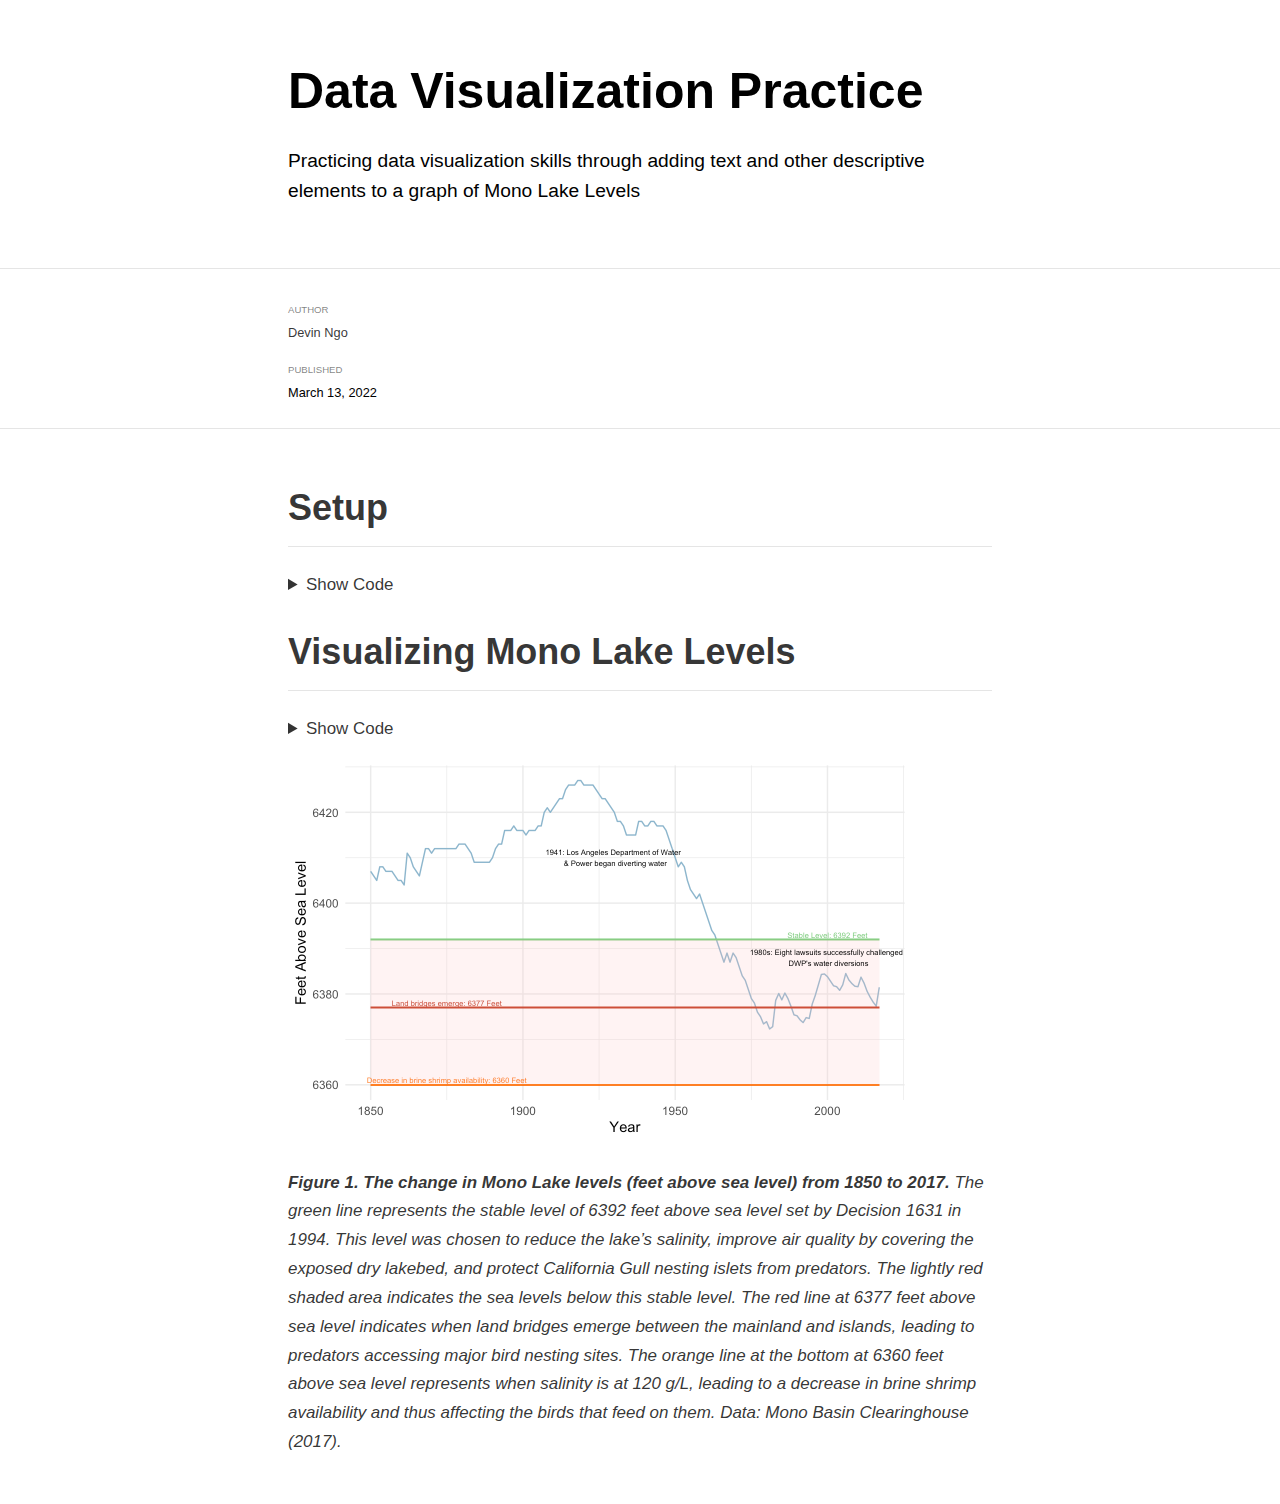
<file: _posts/2022-03-13-lake/lake.html>
<!DOCTYPE html>

<html xmlns="http://www.w3.org/1999/xhtml" lang="" xml:lang="">

<head>
  <meta charset="utf-8"/>
  <meta name="viewport" content="width=device-width, initial-scale=1"/>
  <meta http-equiv="X-UA-Compatible" content="IE=Edge,chrome=1"/>
  <meta name="generator" content="distill" />

  <style type="text/css">
  /* Hide doc at startup (prevent jankiness while JS renders/transforms) */
  body {
    visibility: hidden;
  }
  </style>

 <!--radix_placeholder_import_source-->
 <!--/radix_placeholder_import_source-->

<style type="text/css">code{white-space: pre;}</style>
<style type="text/css" data-origin="pandoc">
pre > code.sourceCode { white-space: pre; position: relative; }
pre > code.sourceCode > span { display: inline-block; line-height: 1.25; }
pre > code.sourceCode > span:empty { height: 1.2em; }
.sourceCode { overflow: visible; }
code.sourceCode > span { color: inherit; text-decoration: inherit; }
div.sourceCode { margin: 1em 0; }
pre.sourceCode { margin: 0; }
@media screen {
div.sourceCode { overflow: auto; }
}
@media print {
pre > code.sourceCode { white-space: pre-wrap; }
pre > code.sourceCode > span { text-indent: -5em; padding-left: 5em; }
}
pre.numberSource code
  { counter-reset: source-line 0; }
pre.numberSource code > span
  { position: relative; left: -4em; counter-increment: source-line; }
pre.numberSource code > span > a:first-child::before
  { content: counter(source-line);
    position: relative; left: -1em; text-align: right; vertical-align: baseline;
    border: none; display: inline-block;
    -webkit-touch-callout: none; -webkit-user-select: none;
    -khtml-user-select: none; -moz-user-select: none;
    -ms-user-select: none; user-select: none;
    padding: 0 4px; width: 4em;
    color: #aaaaaa;
  }
pre.numberSource { margin-left: 3em; border-left: 1px solid #aaaaaa;  padding-left: 4px; }
div.sourceCode
  {   }
@media screen {
pre > code.sourceCode > span > a:first-child::before { text-decoration: underline; }
}
code span.al { color: #ad0000; } /* Alert */
code span.an { color: #5e5e5e; } /* Annotation */
code span.at { } /* Attribute */
code span.bn { color: #ad0000; } /* BaseN */
code span.bu { } /* BuiltIn */
code span.cf { color: #007ba5; } /* ControlFlow */
code span.ch { color: #20794d; } /* Char */
code span.cn { color: #8f5902; } /* Constant */
code span.co { color: #5e5e5e; } /* Comment */
code span.cv { color: #5e5e5e; font-style: italic; } /* CommentVar */
code span.do { color: #5e5e5e; font-style: italic; } /* Documentation */
code span.dt { color: #ad0000; } /* DataType */
code span.dv { color: #ad0000; } /* DecVal */
code span.er { color: #ad0000; } /* Error */
code span.ex { } /* Extension */
code span.fl { color: #ad0000; } /* Float */
code span.fu { color: #4758ab; } /* Function */
code span.im { } /* Import */
code span.in { color: #5e5e5e; } /* Information */
code span.kw { color: #007ba5; } /* Keyword */
code span.op { color: #5e5e5e; } /* Operator */
code span.ot { color: #007ba5; } /* Other */
code span.pp { color: #ad0000; } /* Preprocessor */
code span.sc { color: #5e5e5e; } /* SpecialChar */
code span.ss { color: #20794d; } /* SpecialString */
code span.st { color: #20794d; } /* String */
code span.va { color: #111111; } /* Variable */
code span.vs { color: #20794d; } /* VerbatimString */
code span.wa { color: #5e5e5e; font-style: italic; } /* Warning */
</style>


  <!--radix_placeholder_meta_tags-->
  <title>Data Visualization Practice</title>

  <meta property="description" itemprop="description" content="Practicing data visualization skills through adding text and other descriptive elements to a graph of Mono Lake Levels"/>


  <!--  https://schema.org/Article -->
  <meta property="article:published" itemprop="datePublished" content="2022-03-13"/>
  <meta property="article:created" itemprop="dateCreated" content="2022-03-13"/>
  <meta name="article:author" content="Devin Ngo"/>

  <!--  https://developers.facebook.com/docs/sharing/webmasters#markup -->
  <meta property="og:title" content="Data Visualization Practice"/>
  <meta property="og:type" content="article"/>
  <meta property="og:description" content="Practicing data visualization skills through adding text and other descriptive elements to a graph of Mono Lake Levels"/>
  <meta property="og:locale" content="en_US"/>

  <!--  https://dev.twitter.com/cards/types/summary -->
  <meta property="twitter:card" content="summary"/>
  <meta property="twitter:title" content="Data Visualization Practice"/>
  <meta property="twitter:description" content="Practicing data visualization skills through adding text and other descriptive elements to a graph of Mono Lake Levels"/>

  <!--/radix_placeholder_meta_tags-->
  <!--radix_placeholder_rmarkdown_metadata-->

  <script type="text/json" id="radix-rmarkdown-metadata">
  {"type":"list","attributes":{"names":{"type":"character","attributes":{},"value":["title","description","author","date","output"]}},"value":[{"type":"character","attributes":{},"value":["Data Visualization Practice"]},{"type":"character","attributes":{},"value":["Practicing data visualization skills through adding text and other descriptive elements to a graph of Mono Lake Levels\n"]},{"type":"list","attributes":{},"value":[{"type":"list","attributes":{"names":{"type":"character","attributes":{},"value":["name","url"]}},"value":[{"type":"character","attributes":{},"value":["Devin Ngo"]},{"type":"list","attributes":{"names":{"type":"character","attributes":{},"value":[]}},"value":[]}]}]},{"type":"character","attributes":{},"value":["2022-03-13"]},{"type":"list","attributes":{"names":{"type":"character","attributes":{},"value":["distill::distill_article"]}},"value":[{"type":"list","attributes":{"names":{"type":"character","attributes":{},"value":["self_contained","code_folding"]}},"value":[{"type":"logical","attributes":{},"value":[false]},{"type":"character","attributes":{},"value":["Show Code"]}]}]}]}
  </script>
  <!--/radix_placeholder_rmarkdown_metadata-->
  
  <script type="text/json" id="radix-resource-manifest">
  {"type":"character","attributes":{},"value":["data/mono_lake_annual_levels.csv","lake_files/anchor-4.2.2/anchor.min.js","lake_files/bowser-1.9.3/bowser.min.js","lake_files/distill-2.2.21/template.v2.js","lake_files/figure-html5/unnamed-chunk-2-1.png","lake_files/header-attrs-2.11/header-attrs.js","lake_files/jquery-3.6.0/jquery-3.6.0.js","lake_files/jquery-3.6.0/jquery-3.6.0.min.js","lake_files/jquery-3.6.0/jquery-3.6.0.min.map","lake_files/popper-2.6.0/popper.min.js","lake_files/tippy-6.2.7/tippy-bundle.umd.min.js","lake_files/tippy-6.2.7/tippy-light-border.css","lake_files/tippy-6.2.7/tippy.css","lake_files/tippy-6.2.7/tippy.umd.min.js","lake_files/webcomponents-2.0.0/webcomponents.js"]}
  </script>
  <!--radix_placeholder_navigation_in_header-->
  <!--/radix_placeholder_navigation_in_header-->
  <!--radix_placeholder_distill-->

  <style type="text/css">

  body {
    background-color: white;
  }

  .pandoc-table {
    width: 100%;
  }

  .pandoc-table>caption {
    margin-bottom: 10px;
  }

  .pandoc-table th:not([align]) {
    text-align: left;
  }

  .pagedtable-footer {
    font-size: 15px;
  }

  d-byline .byline {
    grid-template-columns: 2fr 2fr;
  }

  d-byline .byline h3 {
    margin-block-start: 1.5em;
  }

  d-byline .byline .authors-affiliations h3 {
    margin-block-start: 0.5em;
  }

  .authors-affiliations .orcid-id {
    width: 16px;
    height:16px;
    margin-left: 4px;
    margin-right: 4px;
    vertical-align: middle;
    padding-bottom: 2px;
  }

  d-title .dt-tags {
    margin-top: 1em;
    grid-column: text;
  }

  .dt-tags .dt-tag {
    text-decoration: none;
    display: inline-block;
    color: rgba(0,0,0,0.6);
    padding: 0em 0.4em;
    margin-right: 0.5em;
    margin-bottom: 0.4em;
    font-size: 70%;
    border: 1px solid rgba(0,0,0,0.2);
    border-radius: 3px;
    text-transform: uppercase;
    font-weight: 500;
  }

  d-article table.gt_table td,
  d-article table.gt_table th {
    border-bottom: none;
  }

  .html-widget {
    margin-bottom: 2.0em;
  }

  .l-screen-inset {
    padding-right: 16px;
  }

  .l-screen .caption {
    margin-left: 10px;
  }

  .shaded {
    background: rgb(247, 247, 247);
    padding-top: 20px;
    padding-bottom: 20px;
    border-top: 1px solid rgba(0, 0, 0, 0.1);
    border-bottom: 1px solid rgba(0, 0, 0, 0.1);
  }

  .shaded .html-widget {
    margin-bottom: 0;
    border: 1px solid rgba(0, 0, 0, 0.1);
  }

  .shaded .shaded-content {
    background: white;
  }

  .text-output {
    margin-top: 0;
    line-height: 1.5em;
  }

  .hidden {
    display: none !important;
  }

  d-article {
    padding-top: 2.5rem;
    padding-bottom: 30px;
  }

  d-appendix {
    padding-top: 30px;
  }

  d-article>p>img {
    width: 100%;
  }

  d-article h2 {
    margin: 1rem 0 1.5rem 0;
  }

  d-article h3 {
    margin-top: 1.5rem;
  }

  d-article iframe {
    border: 1px solid rgba(0, 0, 0, 0.1);
    margin-bottom: 2.0em;
    width: 100%;
  }

  /* Tweak code blocks */

  d-article div.sourceCode code,
  d-article pre code {
    font-family: Consolas, Monaco, 'Andale Mono', 'Ubuntu Mono', monospace;
  }

  d-article pre,
  d-article div.sourceCode,
  d-article div.sourceCode pre {
    overflow: auto;
  }

  d-article div.sourceCode {
    background-color: white;
  }

  d-article div.sourceCode pre {
    padding-left: 10px;
    font-size: 12px;
    border-left: 2px solid rgba(0,0,0,0.1);
  }

  d-article pre {
    font-size: 12px;
    color: black;
    background: none;
    margin-top: 0;
    text-align: left;
    white-space: pre;
    word-spacing: normal;
    word-break: normal;
    word-wrap: normal;
    line-height: 1.5;

    -moz-tab-size: 4;
    -o-tab-size: 4;
    tab-size: 4;

    -webkit-hyphens: none;
    -moz-hyphens: none;
    -ms-hyphens: none;
    hyphens: none;
  }

  d-article pre a {
    border-bottom: none;
  }

  d-article pre a:hover {
    border-bottom: none;
    text-decoration: underline;
  }

  d-article details {
    grid-column: text;
    margin-bottom: 0.8em;
  }

  @media(min-width: 768px) {

  d-article pre,
  d-article div.sourceCode,
  d-article div.sourceCode pre {
    overflow: visible !important;
  }

  d-article div.sourceCode pre {
    padding-left: 18px;
    font-size: 14px;
  }

  d-article pre {
    font-size: 14px;
  }

  }

  figure img.external {
    background: white;
    border: 1px solid rgba(0, 0, 0, 0.1);
    box-shadow: 0 1px 8px rgba(0, 0, 0, 0.1);
    padding: 18px;
    box-sizing: border-box;
  }

  /* CSS for d-contents */

  .d-contents {
    grid-column: text;
    color: rgba(0,0,0,0.8);
    font-size: 0.9em;
    padding-bottom: 1em;
    margin-bottom: 1em;
    padding-bottom: 0.5em;
    margin-bottom: 1em;
    padding-left: 0.25em;
    justify-self: start;
  }

  @media(min-width: 1000px) {
    .d-contents.d-contents-float {
      height: 0;
      grid-column-start: 1;
      grid-column-end: 4;
      justify-self: center;
      padding-right: 3em;
      padding-left: 2em;
    }
  }

  .d-contents nav h3 {
    font-size: 18px;
    margin-top: 0;
    margin-bottom: 1em;
  }

  .d-contents li {
    list-style-type: none
  }

  .d-contents nav > ul {
    padding-left: 0;
  }

  .d-contents ul {
    padding-left: 1em
  }

  .d-contents nav ul li {
    margin-top: 0.6em;
    margin-bottom: 0.2em;
  }

  .d-contents nav a {
    font-size: 13px;
    border-bottom: none;
    text-decoration: none
    color: rgba(0, 0, 0, 0.8);
  }

  .d-contents nav a:hover {
    text-decoration: underline solid rgba(0, 0, 0, 0.6)
  }

  .d-contents nav > ul > li > a {
    font-weight: 600;
  }

  .d-contents nav > ul > li > ul {
    font-weight: inherit;
  }

  .d-contents nav > ul > li > ul > li {
    margin-top: 0.2em;
  }


  .d-contents nav ul {
    margin-top: 0;
    margin-bottom: 0.25em;
  }

  .d-article-with-toc h2:nth-child(2) {
    margin-top: 0;
  }


  /* Figure */

  .figure {
    position: relative;
    margin-bottom: 2.5em;
    margin-top: 1.5em;
  }

  .figure img {
    width: 100%;
  }

  .figure .caption {
    color: rgba(0, 0, 0, 0.6);
    font-size: 12px;
    line-height: 1.5em;
  }

  .figure img.external {
    background: white;
    border: 1px solid rgba(0, 0, 0, 0.1);
    box-shadow: 0 1px 8px rgba(0, 0, 0, 0.1);
    padding: 18px;
    box-sizing: border-box;
  }

  .figure .caption a {
    color: rgba(0, 0, 0, 0.6);
  }

  .figure .caption b,
  .figure .caption strong, {
    font-weight: 600;
    color: rgba(0, 0, 0, 1.0);
  }

  /* Citations */

  d-article .citation {
    color: inherit;
    cursor: inherit;
  }

  div.hanging-indent{
    margin-left: 1em; text-indent: -1em;
  }

  /* Citation hover box */

  .tippy-box[data-theme~=light-border] {
    background-color: rgba(250, 250, 250, 0.95);
  }

  .tippy-content > p {
    margin-bottom: 0;
    padding: 2px;
  }


  /* Tweak 1000px media break to show more text */

  @media(min-width: 1000px) {
    .base-grid,
    distill-header,
    d-title,
    d-abstract,
    d-article,
    d-appendix,
    distill-appendix,
    d-byline,
    d-footnote-list,
    d-citation-list,
    distill-footer {
      grid-template-columns: [screen-start] 1fr [page-start kicker-start] 80px [middle-start] 50px [text-start kicker-end] 65px 65px 65px 65px 65px 65px 65px 65px [text-end gutter-start] 65px [middle-end] 65px [page-end gutter-end] 1fr [screen-end];
      grid-column-gap: 16px;
    }

    .grid {
      grid-column-gap: 16px;
    }

    d-article {
      font-size: 1.06rem;
      line-height: 1.7em;
    }
    figure .caption, .figure .caption, figure figcaption {
      font-size: 13px;
    }
  }

  @media(min-width: 1180px) {
    .base-grid,
    distill-header,
    d-title,
    d-abstract,
    d-article,
    d-appendix,
    distill-appendix,
    d-byline,
    d-footnote-list,
    d-citation-list,
    distill-footer {
      grid-template-columns: [screen-start] 1fr [page-start kicker-start] 60px [middle-start] 60px [text-start kicker-end] 60px 60px 60px 60px 60px 60px 60px 60px [text-end gutter-start] 60px [middle-end] 60px [page-end gutter-end] 1fr [screen-end];
      grid-column-gap: 32px;
    }

    .grid {
      grid-column-gap: 32px;
    }
  }


  /* Get the citation styles for the appendix (not auto-injected on render since
     we do our own rendering of the citation appendix) */

  d-appendix .citation-appendix,
  .d-appendix .citation-appendix {
    font-size: 11px;
    line-height: 15px;
    border-left: 1px solid rgba(0, 0, 0, 0.1);
    padding-left: 18px;
    border: 1px solid rgba(0,0,0,0.1);
    background: rgba(0, 0, 0, 0.02);
    padding: 10px 18px;
    border-radius: 3px;
    color: rgba(150, 150, 150, 1);
    overflow: hidden;
    margin-top: -12px;
    white-space: pre-wrap;
    word-wrap: break-word;
  }

  /* Include appendix styles here so they can be overridden */

  d-appendix {
    contain: layout style;
    font-size: 0.8em;
    line-height: 1.7em;
    margin-top: 60px;
    margin-bottom: 0;
    border-top: 1px solid rgba(0, 0, 0, 0.1);
    color: rgba(0,0,0,0.5);
    padding-top: 60px;
    padding-bottom: 48px;
  }

  d-appendix h3 {
    grid-column: page-start / text-start;
    font-size: 15px;
    font-weight: 500;
    margin-top: 1em;
    margin-bottom: 0;
    color: rgba(0,0,0,0.65);
  }

  d-appendix h3 + * {
    margin-top: 1em;
  }

  d-appendix ol {
    padding: 0 0 0 15px;
  }

  @media (min-width: 768px) {
    d-appendix ol {
      padding: 0 0 0 30px;
      margin-left: -30px;
    }
  }

  d-appendix li {
    margin-bottom: 1em;
  }

  d-appendix a {
    color: rgba(0, 0, 0, 0.6);
  }

  d-appendix > * {
    grid-column: text;
  }

  d-appendix > d-footnote-list,
  d-appendix > d-citation-list,
  d-appendix > distill-appendix {
    grid-column: screen;
  }

  /* Include footnote styles here so they can be overridden */

  d-footnote-list {
    contain: layout style;
  }

  d-footnote-list > * {
    grid-column: text;
  }

  d-footnote-list a.footnote-backlink {
    color: rgba(0,0,0,0.3);
    padding-left: 0.5em;
  }



  /* Anchor.js */

  .anchorjs-link {
    /*transition: all .25s linear; */
    text-decoration: none;
    border-bottom: none;
  }
  *:hover > .anchorjs-link {
    margin-left: -1.125em !important;
    text-decoration: none;
    border-bottom: none;
  }

  /* Social footer */

  .social_footer {
    margin-top: 30px;
    margin-bottom: 0;
    color: rgba(0,0,0,0.67);
  }

  .disqus-comments {
    margin-right: 30px;
  }

  .disqus-comment-count {
    border-bottom: 1px solid rgba(0, 0, 0, 0.4);
    cursor: pointer;
  }

  #disqus_thread {
    margin-top: 30px;
  }

  .article-sharing a {
    border-bottom: none;
    margin-right: 8px;
  }

  .article-sharing a:hover {
    border-bottom: none;
  }

  .sidebar-section.subscribe {
    font-size: 12px;
    line-height: 1.6em;
  }

  .subscribe p {
    margin-bottom: 0.5em;
  }


  .article-footer .subscribe {
    font-size: 15px;
    margin-top: 45px;
  }


  .sidebar-section.custom {
    font-size: 12px;
    line-height: 1.6em;
  }

  .custom p {
    margin-bottom: 0.5em;
  }

  /* Styles for listing layout (hide title) */
  .layout-listing d-title, .layout-listing .d-title {
    display: none;
  }

  /* Styles for posts lists (not auto-injected) */


  .posts-with-sidebar {
    padding-left: 45px;
    padding-right: 45px;
  }

  .posts-list .description h2,
  .posts-list .description p {
    font-family: -apple-system, BlinkMacSystemFont, "Segoe UI", Roboto, Oxygen, Ubuntu, Cantarell, "Fira Sans", "Droid Sans", "Helvetica Neue", Arial, sans-serif;
  }

  .posts-list .description h2 {
    font-weight: 700;
    border-bottom: none;
    padding-bottom: 0;
  }

  .posts-list h2.post-tag {
    border-bottom: 1px solid rgba(0, 0, 0, 0.2);
    padding-bottom: 12px;
  }
  .posts-list {
    margin-top: 60px;
    margin-bottom: 24px;
  }

  .posts-list .post-preview {
    text-decoration: none;
    overflow: hidden;
    display: block;
    border-bottom: 1px solid rgba(0, 0, 0, 0.1);
    padding: 24px 0;
  }

  .post-preview-last {
    border-bottom: none !important;
  }

  .posts-list .posts-list-caption {
    grid-column: screen;
    font-weight: 400;
  }

  .posts-list .post-preview h2 {
    margin: 0 0 6px 0;
    line-height: 1.2em;
    font-style: normal;
    font-size: 24px;
  }

  .posts-list .post-preview p {
    margin: 0 0 12px 0;
    line-height: 1.4em;
    font-size: 16px;
  }

  .posts-list .post-preview .thumbnail {
    box-sizing: border-box;
    margin-bottom: 24px;
    position: relative;
    max-width: 500px;
  }
  .posts-list .post-preview img {
    width: 100%;
    display: block;
  }

  .posts-list .metadata {
    font-size: 12px;
    line-height: 1.4em;
    margin-bottom: 18px;
  }

  .posts-list .metadata > * {
    display: inline-block;
  }

  .posts-list .metadata .publishedDate {
    margin-right: 2em;
  }

  .posts-list .metadata .dt-authors {
    display: block;
    margin-top: 0.3em;
    margin-right: 2em;
  }

  .posts-list .dt-tags {
    display: block;
    line-height: 1em;
  }

  .posts-list .dt-tags .dt-tag {
    display: inline-block;
    color: rgba(0,0,0,0.6);
    padding: 0.3em 0.4em;
    margin-right: 0.2em;
    margin-bottom: 0.4em;
    font-size: 60%;
    border: 1px solid rgba(0,0,0,0.2);
    border-radius: 3px;
    text-transform: uppercase;
    font-weight: 500;
  }

  .posts-list img {
    opacity: 1;
  }

  .posts-list img[data-src] {
    opacity: 0;
  }

  .posts-more {
    clear: both;
  }


  .posts-sidebar {
    font-size: 16px;
  }

  .posts-sidebar h3 {
    font-size: 16px;
    margin-top: 0;
    margin-bottom: 0.5em;
    font-weight: 400;
    text-transform: uppercase;
  }

  .sidebar-section {
    margin-bottom: 30px;
  }

  .categories ul {
    list-style-type: none;
    margin: 0;
    padding: 0;
  }

  .categories li {
    color: rgba(0, 0, 0, 0.8);
    margin-bottom: 0;
  }

  .categories li>a {
    border-bottom: none;
  }

  .categories li>a:hover {
    border-bottom: 1px solid rgba(0, 0, 0, 0.4);
  }

  .categories .active {
    font-weight: 600;
  }

  .categories .category-count {
    color: rgba(0, 0, 0, 0.4);
  }


  @media(min-width: 768px) {
    .posts-list .post-preview h2 {
      font-size: 26px;
    }
    .posts-list .post-preview .thumbnail {
      float: right;
      width: 30%;
      margin-bottom: 0;
    }
    .posts-list .post-preview .description {
      float: left;
      width: 45%;
    }
    .posts-list .post-preview .metadata {
      float: left;
      width: 20%;
      margin-top: 8px;
    }
    .posts-list .post-preview p {
      margin: 0 0 12px 0;
      line-height: 1.5em;
      font-size: 16px;
    }
    .posts-with-sidebar .posts-list {
      float: left;
      width: 75%;
    }
    .posts-with-sidebar .posts-sidebar {
      float: right;
      width: 20%;
      margin-top: 60px;
      padding-top: 24px;
      padding-bottom: 24px;
    }
  }


  /* Improve display for browsers without grid (IE/Edge <= 15) */

  .downlevel {
    line-height: 1.6em;
    font-family: -apple-system, BlinkMacSystemFont, "Segoe UI", Roboto, Oxygen, Ubuntu, Cantarell, "Fira Sans", "Droid Sans", "Helvetica Neue", Arial, sans-serif;
    margin: 0;
  }

  .downlevel .d-title {
    padding-top: 6rem;
    padding-bottom: 1.5rem;
  }

  .downlevel .d-title h1 {
    font-size: 50px;
    font-weight: 700;
    line-height: 1.1em;
    margin: 0 0 0.5rem;
  }

  .downlevel .d-title p {
    font-weight: 300;
    font-size: 1.2rem;
    line-height: 1.55em;
    margin-top: 0;
  }

  .downlevel .d-byline {
    padding-top: 0.8em;
    padding-bottom: 0.8em;
    font-size: 0.8rem;
    line-height: 1.8em;
  }

  .downlevel .section-separator {
    border: none;
    border-top: 1px solid rgba(0, 0, 0, 0.1);
  }

  .downlevel .d-article {
    font-size: 1.06rem;
    line-height: 1.7em;
    padding-top: 1rem;
    padding-bottom: 2rem;
  }


  .downlevel .d-appendix {
    padding-left: 0;
    padding-right: 0;
    max-width: none;
    font-size: 0.8em;
    line-height: 1.7em;
    margin-bottom: 0;
    color: rgba(0,0,0,0.5);
    padding-top: 40px;
    padding-bottom: 48px;
  }

  .downlevel .footnotes ol {
    padding-left: 13px;
  }

  .downlevel .base-grid,
  .downlevel .distill-header,
  .downlevel .d-title,
  .downlevel .d-abstract,
  .downlevel .d-article,
  .downlevel .d-appendix,
  .downlevel .distill-appendix,
  .downlevel .d-byline,
  .downlevel .d-footnote-list,
  .downlevel .d-citation-list,
  .downlevel .distill-footer,
  .downlevel .appendix-bottom,
  .downlevel .posts-container {
    padding-left: 40px;
    padding-right: 40px;
  }

  @media(min-width: 768px) {
    .downlevel .base-grid,
    .downlevel .distill-header,
    .downlevel .d-title,
    .downlevel .d-abstract,
    .downlevel .d-article,
    .downlevel .d-appendix,
    .downlevel .distill-appendix,
    .downlevel .d-byline,
    .downlevel .d-footnote-list,
    .downlevel .d-citation-list,
    .downlevel .distill-footer,
    .downlevel .appendix-bottom,
    .downlevel .posts-container {
    padding-left: 150px;
    padding-right: 150px;
    max-width: 900px;
  }
  }

  .downlevel pre code {
    display: block;
    border-left: 2px solid rgba(0, 0, 0, .1);
    padding: 0 0 0 20px;
    font-size: 14px;
  }

  .downlevel code, .downlevel pre {
    color: black;
    background: none;
    font-family: Consolas, Monaco, 'Andale Mono', 'Ubuntu Mono', monospace;
    text-align: left;
    white-space: pre;
    word-spacing: normal;
    word-break: normal;
    word-wrap: normal;
    line-height: 1.5;

    -moz-tab-size: 4;
    -o-tab-size: 4;
    tab-size: 4;

    -webkit-hyphens: none;
    -moz-hyphens: none;
    -ms-hyphens: none;
    hyphens: none;
  }

  .downlevel .posts-list .post-preview {
    color: inherit;
  }



  </style>

  <script type="application/javascript">

  function is_downlevel_browser() {
    if (bowser.isUnsupportedBrowser({ msie: "12", msedge: "16"},
                                   window.navigator.userAgent)) {
      return true;
    } else {
      return window.load_distill_framework === undefined;
    }
  }

  // show body when load is complete
  function on_load_complete() {

    // add anchors
    if (window.anchors) {
      window.anchors.options.placement = 'left';
      window.anchors.add('d-article > h2, d-article > h3, d-article > h4, d-article > h5');
    }


    // set body to visible
    document.body.style.visibility = 'visible';

    // force redraw for leaflet widgets
    if (window.HTMLWidgets) {
      var maps = window.HTMLWidgets.findAll(".leaflet");
      $.each(maps, function(i, el) {
        var map = this.getMap();
        map.invalidateSize();
        map.eachLayer(function(layer) {
          if (layer instanceof L.TileLayer)
            layer.redraw();
        });
      });
    }

    // trigger 'shown' so htmlwidgets resize
    $('d-article').trigger('shown');
  }

  function init_distill() {

    init_common();

    // create front matter
    var front_matter = $('<d-front-matter></d-front-matter>');
    $('#distill-front-matter').wrap(front_matter);

    // create d-title
    $('.d-title').changeElementType('d-title');

    // create d-byline
    var byline = $('<d-byline></d-byline>');
    $('.d-byline').replaceWith(byline);

    // create d-article
    var article = $('<d-article></d-article>');
    $('.d-article').wrap(article).children().unwrap();

    // move posts container into article
    $('.posts-container').appendTo($('d-article'));

    // create d-appendix
    $('.d-appendix').changeElementType('d-appendix');

    // flag indicating that we have appendix items
    var appendix = $('.appendix-bottom').children('h3').length > 0;

    // replace footnotes with <d-footnote>
    $('.footnote-ref').each(function(i, val) {
      appendix = true;
      var href = $(this).attr('href');
      var id = href.replace('#', '');
      var fn = $('#' + id);
      var fn_p = $('#' + id + '>p');
      fn_p.find('.footnote-back').remove();
      var text = fn_p.html();
      var dtfn = $('<d-footnote></d-footnote>');
      dtfn.html(text);
      $(this).replaceWith(dtfn);
    });
    // remove footnotes
    $('.footnotes').remove();

    // move refs into #references-listing
    $('#references-listing').replaceWith($('#refs'));

    $('h1.appendix, h2.appendix').each(function(i, val) {
      $(this).changeElementType('h3');
    });
    $('h3.appendix').each(function(i, val) {
      var id = $(this).attr('id');
      $('.d-contents a[href="#' + id + '"]').parent().remove();
      appendix = true;
      $(this).nextUntil($('h1, h2, h3')).addBack().appendTo($('d-appendix'));
    });

    // show d-appendix if we have appendix content
    $("d-appendix").css('display', appendix ? 'grid' : 'none');

    // localize layout chunks to just output
    $('.layout-chunk').each(function(i, val) {

      // capture layout
      var layout = $(this).attr('data-layout');

      // apply layout to markdown level block elements
      var elements = $(this).children().not('details, div.sourceCode, pre, script');
      elements.each(function(i, el) {
        var layout_div = $('<div class="' + layout + '"></div>');
        if (layout_div.hasClass('shaded')) {
          var shaded_content = $('<div class="shaded-content"></div>');
          $(this).wrap(shaded_content);
          $(this).parent().wrap(layout_div);
        } else {
          $(this).wrap(layout_div);
        }
      });


      // unwrap the layout-chunk div
      $(this).children().unwrap();
    });

    // remove code block used to force  highlighting css
    $('.distill-force-highlighting-css').parent().remove();

    // remove empty line numbers inserted by pandoc when using a
    // custom syntax highlighting theme
    $('code.sourceCode a:empty').remove();

    // load distill framework
    load_distill_framework();

    // wait for window.distillRunlevel == 4 to do post processing
    function distill_post_process() {

      if (!window.distillRunlevel || window.distillRunlevel < 4)
        return;

      // hide author/affiliations entirely if we have no authors
      var front_matter = JSON.parse($("#distill-front-matter").html());
      var have_authors = front_matter.authors && front_matter.authors.length > 0;
      if (!have_authors)
        $('d-byline').addClass('hidden');

      // article with toc class
      $('.d-contents').parent().addClass('d-article-with-toc');

      // strip links that point to #
      $('.authors-affiliations').find('a[href="#"]').removeAttr('href');

      // add orcid ids
      $('.authors-affiliations').find('.author').each(function(i, el) {
        var orcid_id = front_matter.authors[i].orcidID;
        if (orcid_id) {
          var a = $('<a></a>');
          a.attr('href', 'https://orcid.org/' + orcid_id);
          var img = $('<img></img>');
          img.addClass('orcid-id');
          img.attr('alt', 'ORCID ID');
          img.attr('src','[data-uri]');
          a.append(img);
          $(this).append(a);
        }
      });

      // hide elements of author/affiliations grid that have no value
      function hide_byline_column(caption) {
        $('d-byline').find('h3:contains("' + caption + '")').parent().css('visibility', 'hidden');
      }

      // affiliations
      var have_affiliations = false;
      for (var i = 0; i<front_matter.authors.length; ++i) {
        var author = front_matter.authors[i];
        if (author.affiliation !== "&nbsp;") {
          have_affiliations = true;
          break;
        }
      }
      if (!have_affiliations)
        $('d-byline').find('h3:contains("Affiliations")').css('visibility', 'hidden');

      // published date
      if (!front_matter.publishedDate)
        hide_byline_column("Published");

      // document object identifier
      var doi = $('d-byline').find('h3:contains("DOI")');
      var doi_p = doi.next().empty();
      if (!front_matter.doi) {
        // if we have a citation and valid citationText then link to that
        if ($('#citation').length > 0 && front_matter.citationText) {
          doi.html('Citation');
          $('<a href="#citation"></a>')
            .text(front_matter.citationText)
            .appendTo(doi_p);
        } else {
          hide_byline_column("DOI");
        }
      } else {
        $('<a></a>')
           .attr('href', "https://doi.org/" + front_matter.doi)
           .html(front_matter.doi)
           .appendTo(doi_p);
      }

       // change plural form of authors/affiliations
      if (front_matter.authors.length === 1) {
        var grid = $('.authors-affiliations');
        grid.children('h3:contains("Authors")').text('Author');
        grid.children('h3:contains("Affiliations")').text('Affiliation');
      }

      // remove d-appendix and d-footnote-list local styles
      $('d-appendix > style:first-child').remove();
      $('d-footnote-list > style:first-child').remove();

      // move appendix-bottom entries to the bottom
      $('.appendix-bottom').appendTo('d-appendix').children().unwrap();
      $('.appendix-bottom').remove();

      // hoverable references
      $('span.citation[data-cites]').each(function() {
        var refs = $(this).attr('data-cites').split(" ");
        var refHtml = refs.map(function(ref) {
          return "<p>" + $('#ref-' + ref).html() + "</p>";
        }).join("\n");
        window.tippy(this, {
          allowHTML: true,
          content: refHtml,
          maxWidth: 500,
          interactive: true,
          interactiveBorder: 10,
          theme: 'light-border',
          placement: 'bottom-start'
        });
      });

      // clear polling timer
      clearInterval(tid);

      // show body now that everything is ready
      on_load_complete();
    }

    var tid = setInterval(distill_post_process, 50);
    distill_post_process();

  }

  function init_downlevel() {

    init_common();

     // insert hr after d-title
    $('.d-title').after($('<hr class="section-separator"/>'));

    // check if we have authors
    var front_matter = JSON.parse($("#distill-front-matter").html());
    var have_authors = front_matter.authors && front_matter.authors.length > 0;

    // manage byline/border
    if (!have_authors)
      $('.d-byline').remove();
    $('.d-byline').after($('<hr class="section-separator"/>'));
    $('.d-byline a').remove();

    // remove toc
    $('.d-contents').remove();

    // move appendix elements
    $('h1.appendix, h2.appendix').each(function(i, val) {
      $(this).changeElementType('h3');
    });
    $('h3.appendix').each(function(i, val) {
      $(this).nextUntil($('h1, h2, h3')).addBack().appendTo($('.d-appendix'));
    });


    // inject headers into references and footnotes
    var refs_header = $('<h3></h3>');
    refs_header.text('References');
    $('#refs').prepend(refs_header);

    var footnotes_header = $('<h3></h3');
    footnotes_header.text('Footnotes');
    $('.footnotes').children('hr').first().replaceWith(footnotes_header);

    // move appendix-bottom entries to the bottom
    $('.appendix-bottom').appendTo('.d-appendix').children().unwrap();
    $('.appendix-bottom').remove();

    // remove appendix if it's empty
    if ($('.d-appendix').children().length === 0)
      $('.d-appendix').remove();

    // prepend separator above appendix
    $('.d-appendix').before($('<hr class="section-separator" style="clear: both"/>'));

    // trim code
    $('pre>code').each(function(i, val) {
      $(this).html($.trim($(this).html()));
    });

    // move posts-container right before article
    $('.posts-container').insertBefore($('.d-article'));

    $('body').addClass('downlevel');

    on_load_complete();
  }


  function init_common() {

    // jquery plugin to change element types
    (function($) {
      $.fn.changeElementType = function(newType) {
        var attrs = {};

        $.each(this[0].attributes, function(idx, attr) {
          attrs[attr.nodeName] = attr.nodeValue;
        });

        this.replaceWith(function() {
          return $("<" + newType + "/>", attrs).append($(this).contents());
        });
      };
    })(jQuery);

    // prevent underline for linked images
    $('a > img').parent().css({'border-bottom' : 'none'});

    // mark non-body figures created by knitr chunks as 100% width
    $('.layout-chunk').each(function(i, val) {
      var figures = $(this).find('img, .html-widget');
      if ($(this).attr('data-layout') !== "l-body") {
        figures.css('width', '100%');
      } else {
        figures.css('max-width', '100%');
        figures.filter("[width]").each(function(i, val) {
          var fig = $(this);
          fig.css('width', fig.attr('width') + 'px');
        });

      }
    });

    // auto-append index.html to post-preview links in file: protocol
    // and in rstudio ide preview
    $('.post-preview').each(function(i, val) {
      if (window.location.protocol === "file:")
        $(this).attr('href', $(this).attr('href') + "index.html");
    });

    // get rid of index.html references in header
    if (window.location.protocol !== "file:") {
      $('.distill-site-header a[href]').each(function(i,val) {
        $(this).attr('href', $(this).attr('href').replace("index.html", "./"));
      });
    }

    // add class to pandoc style tables
    $('tr.header').parent('thead').parent('table').addClass('pandoc-table');
    $('.kable-table').children('table').addClass('pandoc-table');

    // add figcaption style to table captions
    $('caption').parent('table').addClass("figcaption");

    // initialize posts list
    if (window.init_posts_list)
      window.init_posts_list();

    // implmement disqus comment link
    $('.disqus-comment-count').click(function() {
      window.headroom_prevent_pin = true;
      $('#disqus_thread').toggleClass('hidden');
      if (!$('#disqus_thread').hasClass('hidden')) {
        var offset = $(this).offset();
        $(window).resize();
        $('html, body').animate({
          scrollTop: offset.top - 35
        });
      }
    });
  }

  document.addEventListener('DOMContentLoaded', function() {
    if (is_downlevel_browser())
      init_downlevel();
    else
      window.addEventListener('WebComponentsReady', init_distill);
  });

  </script>

  <!--/radix_placeholder_distill-->
  <script src="lake_files/header-attrs-2.11/header-attrs.js"></script>
  <script src="lake_files/jquery-3.6.0/jquery-3.6.0.min.js"></script>
  <script src="lake_files/popper-2.6.0/popper.min.js"></script>
  <link href="lake_files/tippy-6.2.7/tippy.css" rel="stylesheet" />
  <link href="lake_files/tippy-6.2.7/tippy-light-border.css" rel="stylesheet" />
  <script src="lake_files/tippy-6.2.7/tippy.umd.min.js"></script>
  <script src="lake_files/anchor-4.2.2/anchor.min.js"></script>
  <script src="lake_files/bowser-1.9.3/bowser.min.js"></script>
  <script src="lake_files/webcomponents-2.0.0/webcomponents.js"></script>
  <script src="lake_files/distill-2.2.21/template.v2.js"></script>
  <!--radix_placeholder_site_in_header-->
  <!--/radix_placeholder_site_in_header-->


</head>

<body>

<!--radix_placeholder_front_matter-->

<script id="distill-front-matter" type="text/json">
{"title":"Data Visualization Practice","description":"Practicing data visualization skills through adding text and other descriptive elements to a graph of Mono Lake Levels","authors":[{"author":"Devin Ngo","authorURL":{},"affiliation":"&nbsp;","affiliationURL":"#","orcidID":""}],"publishedDate":"2022-03-13T00:00:00.000-08:00","citationText":"Ngo, 2022"}
</script>

<!--/radix_placeholder_front_matter-->
<!--radix_placeholder_navigation_before_body-->
<!--/radix_placeholder_navigation_before_body-->
<!--radix_placeholder_site_before_body-->
<!--/radix_placeholder_site_before_body-->

<div class="d-title">
<h1>Data Visualization Practice</h1>
<!--radix_placeholder_categories-->
<!--/radix_placeholder_categories-->
<p><p>Practicing data visualization skills through adding text and other descriptive elements to a graph of Mono Lake Levels</p></p>
</div>

<div class="d-byline">
  Devin Ngo true 
  
<br/>2022-03-13
</div>

<div class="d-article">
<h2 id="setup">Setup</h2>
<div class="layout-chunk" data-layout="l-body">
<details>
<summary>
Show Code
</summary>
<div class="sourceCode">
<pre class="sourceCode r"><code class="sourceCode r"><span class='co'># Read in Mono Lake data</span>
<span class='va'>mono_lake</span> <span class='op'>&lt;-</span> <span class='fu'><a href='https://readr.tidyverse.org/reference/read_delim.html'>read_csv</a></span><span class='op'>(</span><span class='fu'><a href='https://here.r-lib.org//reference/here.html'>here</a></span><span class='op'>(</span><span class='st'>"_posts"</span>, <span class='st'>"2022-03-13-lake"</span>,<span class='st'>"data"</span>, <span class='st'>"mono_lake_annual_levels.csv"</span><span class='op'>)</span>, skip <span class='op'>=</span> <span class='fl'>5</span><span class='op'>)</span> <span class='op'><a href='https://rdrr.io/pkg/janitor/man/pipe.html'>%&gt;%</a></span> 
  <span class='fu'><a href='https://rdrr.io/pkg/janitor/man/clean_names.html'>clean_names</a></span><span class='op'>(</span><span class='op'>)</span>
</code></pre>
</div>
</details>
</div>
<h2 id="visualizing-mono-lake-levels">Visualizing Mono Lake Levels</h2>
<div class="layout-chunk" data-layout="l-body">
<details>
<summary>
Show Code
</summary>
<div class="sourceCode">
<pre class="sourceCode r"><code class="sourceCode r"><span class='co'># Create the most perfect, useful finalized data visualization  </span>
<span class='fu'><a href='https://ggplot2.tidyverse.org/reference/ggplot.html'>ggplot</a></span><span class='op'>(</span>data <span class='op'>=</span> <span class='va'>mono_lake</span><span class='op'>)</span> <span class='op'>+</span>
  <span class='fu'><a href='https://ggplot2.tidyverse.org/reference/geom_path.html'>geom_line</a></span><span class='op'>(</span><span class='fu'><a href='https://ggplot2.tidyverse.org/reference/aes.html'>aes</a></span><span class='op'>(</span>x <span class='op'>=</span> <span class='va'>year</span>, y <span class='op'>=</span> <span class='va'>lake_level_feet_above_sea_level</span><span class='op'>)</span>, color <span class='op'>=</span> <span class='st'>"lightskyblue3"</span><span class='op'>)</span> <span class='op'>+</span>
  <span class='fu'><a href='https://ggplot2.tidyverse.org/reference/labs.html'>labs</a></span><span class='op'>(</span>x <span class='op'>=</span> <span class='st'>"Year"</span>,
       y <span class='op'>=</span> <span class='st'>"Feet Above Sea Level"</span><span class='op'>)</span> <span class='op'>+</span>
  <span class='fu'><a href='https://ggplot2.tidyverse.org/reference/ggtheme.html'>theme_minimal</a></span><span class='op'>(</span><span class='op'>)</span> <span class='op'>+</span>
  <span class='fu'><a href='https://ggplot2.tidyverse.org/reference/annotate.html'>annotate</a></span><span class='op'>(</span><span class='st'>"text"</span>, x <span class='op'>=</span> <span class='fl'>1930</span>, y <span class='op'>=</span> <span class='fl'>6410</span>, label <span class='op'>=</span> <span class='st'>"1941: Los Angeles Department of Water \n &amp; Power began diverting water"</span>, size <span class='op'>=</span> <span class='fl'>2</span>, color <span class='op'>=</span> <span class='st'>"black"</span><span class='op'>)</span> <span class='op'>+</span>
  <span class='fu'><a href='https://ggplot2.tidyverse.org/reference/geom_segment.html'>geom_segment</a></span><span class='op'>(</span><span class='fu'><a href='https://ggplot2.tidyverse.org/reference/aes.html'>aes</a></span><span class='op'>(</span>x<span class='op'>=</span><span class='fl'>1850</span>,xend<span class='op'>=</span><span class='fl'>2017</span>,y<span class='op'>=</span><span class='fl'>6392</span>,yend<span class='op'>=</span><span class='fl'>6392</span><span class='op'>)</span>, color <span class='op'>=</span> <span class='st'>"palegreen3"</span><span class='op'>)</span> <span class='op'>+</span>
  <span class='fu'><a href='https://ggplot2.tidyverse.org/reference/annotate.html'>annotate</a></span><span class='op'>(</span><span class='st'>"text"</span>, x <span class='op'>=</span> <span class='fl'>2000</span>, y <span class='op'>=</span> <span class='fl'>6393</span>, label <span class='op'>=</span> <span class='st'>"Stable Level: 6392 Feet"</span>, size <span class='op'>=</span> <span class='fl'>2</span>, color <span class='op'>=</span> <span class='st'>"palegreen3"</span><span class='op'>)</span> <span class='op'>+</span>
  <span class='fu'><a href='https://ggplot2.tidyverse.org/reference/annotate.html'>annotate</a></span><span class='op'>(</span><span class='st'>"rect"</span>, xmin <span class='op'>=</span> <span class='fl'>1850</span>, xmax <span class='op'>=</span> <span class='fl'>2017</span>, ymin <span class='op'>=</span> <span class='fl'>6360</span>, ymax <span class='op'>=</span> <span class='fl'>6392</span>, alpha <span class='op'>=</span> <span class='fl'>.2</span>, fill <span class='op'>=</span> <span class='st'>"rosybrown1"</span><span class='op'>)</span> <span class='op'>+</span>
  <span class='fu'><a href='https://ggplot2.tidyverse.org/reference/annotate.html'>annotate</a></span><span class='op'>(</span><span class='st'>"text"</span>, x <span class='op'>=</span> <span class='fl'>2000</span>, y <span class='op'>=</span> <span class='fl'>6388</span>, label <span class='op'>=</span> <span class='st'>"1980s: Eight lawsuits successfully challenged \n DWP's water diversions"</span>, size <span class='op'>=</span> <span class='fl'>2</span>, color <span class='op'>=</span> <span class='st'>"black"</span><span class='op'>)</span> <span class='op'>+</span>
  <span class='fu'><a href='https://ggplot2.tidyverse.org/reference/geom_segment.html'>geom_segment</a></span><span class='op'>(</span><span class='fu'><a href='https://ggplot2.tidyverse.org/reference/aes.html'>aes</a></span><span class='op'>(</span>x<span class='op'>=</span><span class='fl'>1850</span>,xend<span class='op'>=</span><span class='fl'>2017</span>,y<span class='op'>=</span><span class='fl'>6377</span>,yend<span class='op'>=</span><span class='fl'>6377</span><span class='op'>)</span>, color <span class='op'>=</span> <span class='st'>"tomato3"</span><span class='op'>)</span> <span class='op'>+</span>
  <span class='fu'><a href='https://ggplot2.tidyverse.org/reference/annotate.html'>annotate</a></span><span class='op'>(</span><span class='st'>"text"</span>, x <span class='op'>=</span> <span class='fl'>1875</span>, y <span class='op'>=</span> <span class='fl'>6378</span>, label <span class='op'>=</span> <span class='st'>"Land bridges emerge: 6377 Feet"</span>, size <span class='op'>=</span> <span class='fl'>2</span>, color <span class='op'>=</span> <span class='st'>"tomato3"</span><span class='op'>)</span><span class='op'>+</span>
  <span class='fu'><a href='https://ggplot2.tidyverse.org/reference/geom_segment.html'>geom_segment</a></span><span class='op'>(</span><span class='fu'><a href='https://ggplot2.tidyverse.org/reference/aes.html'>aes</a></span><span class='op'>(</span>x<span class='op'>=</span><span class='fl'>1850</span>,xend<span class='op'>=</span><span class='fl'>2017</span>,y<span class='op'>=</span><span class='fl'>6360</span>,yend<span class='op'>=</span><span class='fl'>6360</span><span class='op'>)</span>, color <span class='op'>=</span> <span class='st'>"chocolate1"</span><span class='op'>)</span> <span class='op'>+</span>
  <span class='fu'><a href='https://ggplot2.tidyverse.org/reference/annotate.html'>annotate</a></span><span class='op'>(</span><span class='st'>"text"</span>, x <span class='op'>=</span> <span class='fl'>1875</span>, y <span class='op'>=</span> <span class='fl'>6361</span>, label <span class='op'>=</span> <span class='st'>"Decrease in brine shrimp availability: 6360 Feet"</span>, size <span class='op'>=</span> <span class='fl'>2</span>, color <span class='op'>=</span> <span class='st'>"chocolate1"</span><span class='op'>)</span>
</code></pre>
</div>
</details>
<p><img src="lake_files/figure-html5/unnamed-chunk-2-1.png" width="624" /></p>
</div>
<p><em><strong>Figure 1. The change in Mono Lake levels (feet above sea level) from 1850 to 2017.</strong> The green line represents the stable level of 6392 feet above sea level set by Decision 1631 in 1994. This level was chosen to reduce the lake’s salinity, improve air quality by covering the exposed dry lakebed, and protect California Gull nesting islets from predators. The lightly red shaded area indicates the sea levels below this stable level. The red line at 6377 feet above sea level indicates when land bridges emerge between the mainland and islands, leading to predators accessing major bird nesting sites. The orange line at the bottom at 6360 feet above sea level represents when salinity is at 120 g/L, leading to a decrease in brine shrimp availability and thus affecting the birds that feed on them. Data: Mono Basin Clearinghouse (2017).</em></p>
<div class="sourceCode" id="cb1"><pre class="sourceCode r distill-force-highlighting-css"><code class="sourceCode r"></code></pre></div>
<!--radix_placeholder_article_footer-->
<!--/radix_placeholder_article_footer-->
</div>

<div class="d-appendix">
</div>


<!--radix_placeholder_site_after_body-->
<!--/radix_placeholder_site_after_body-->
<!--radix_placeholder_appendices-->
<div class="appendix-bottom"></div>
<!--/radix_placeholder_appendices-->
<!--radix_placeholder_navigation_after_body-->
<!--/radix_placeholder_navigation_after_body-->

</body>

</html>
</file>
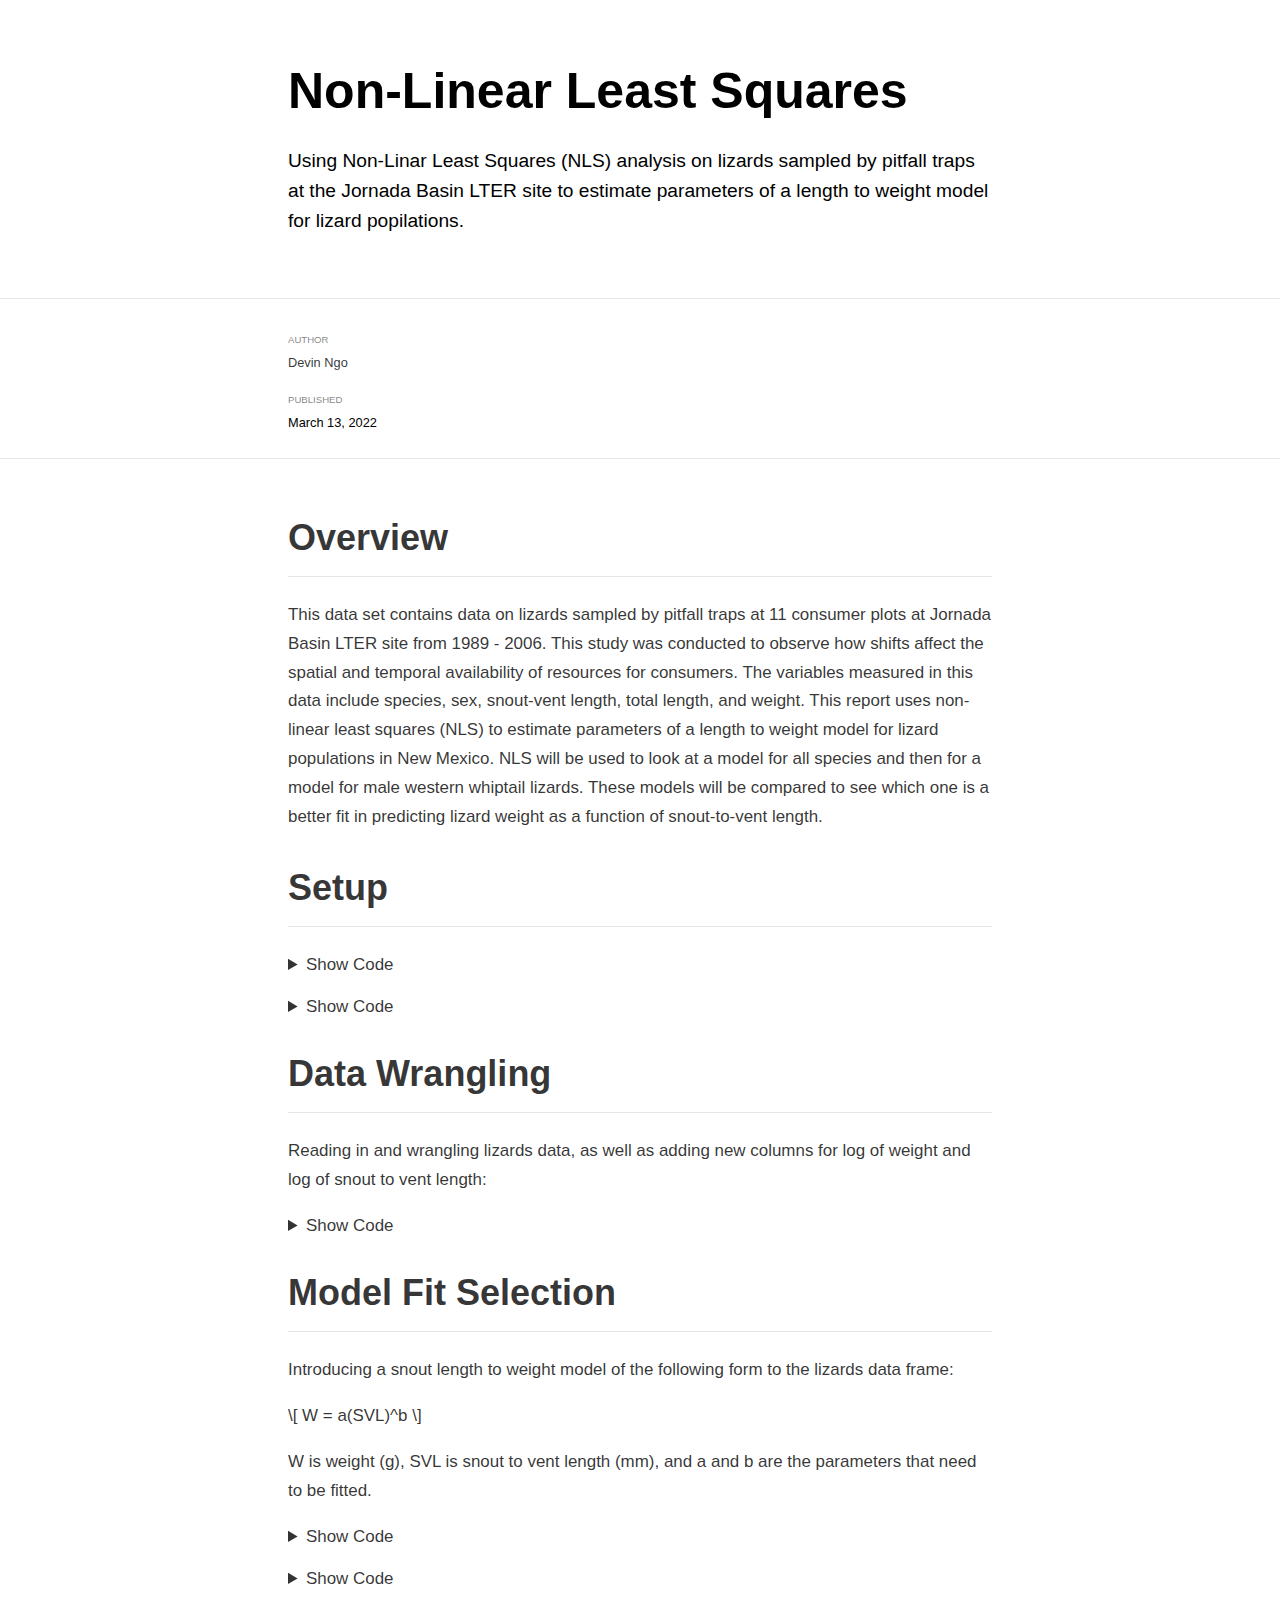
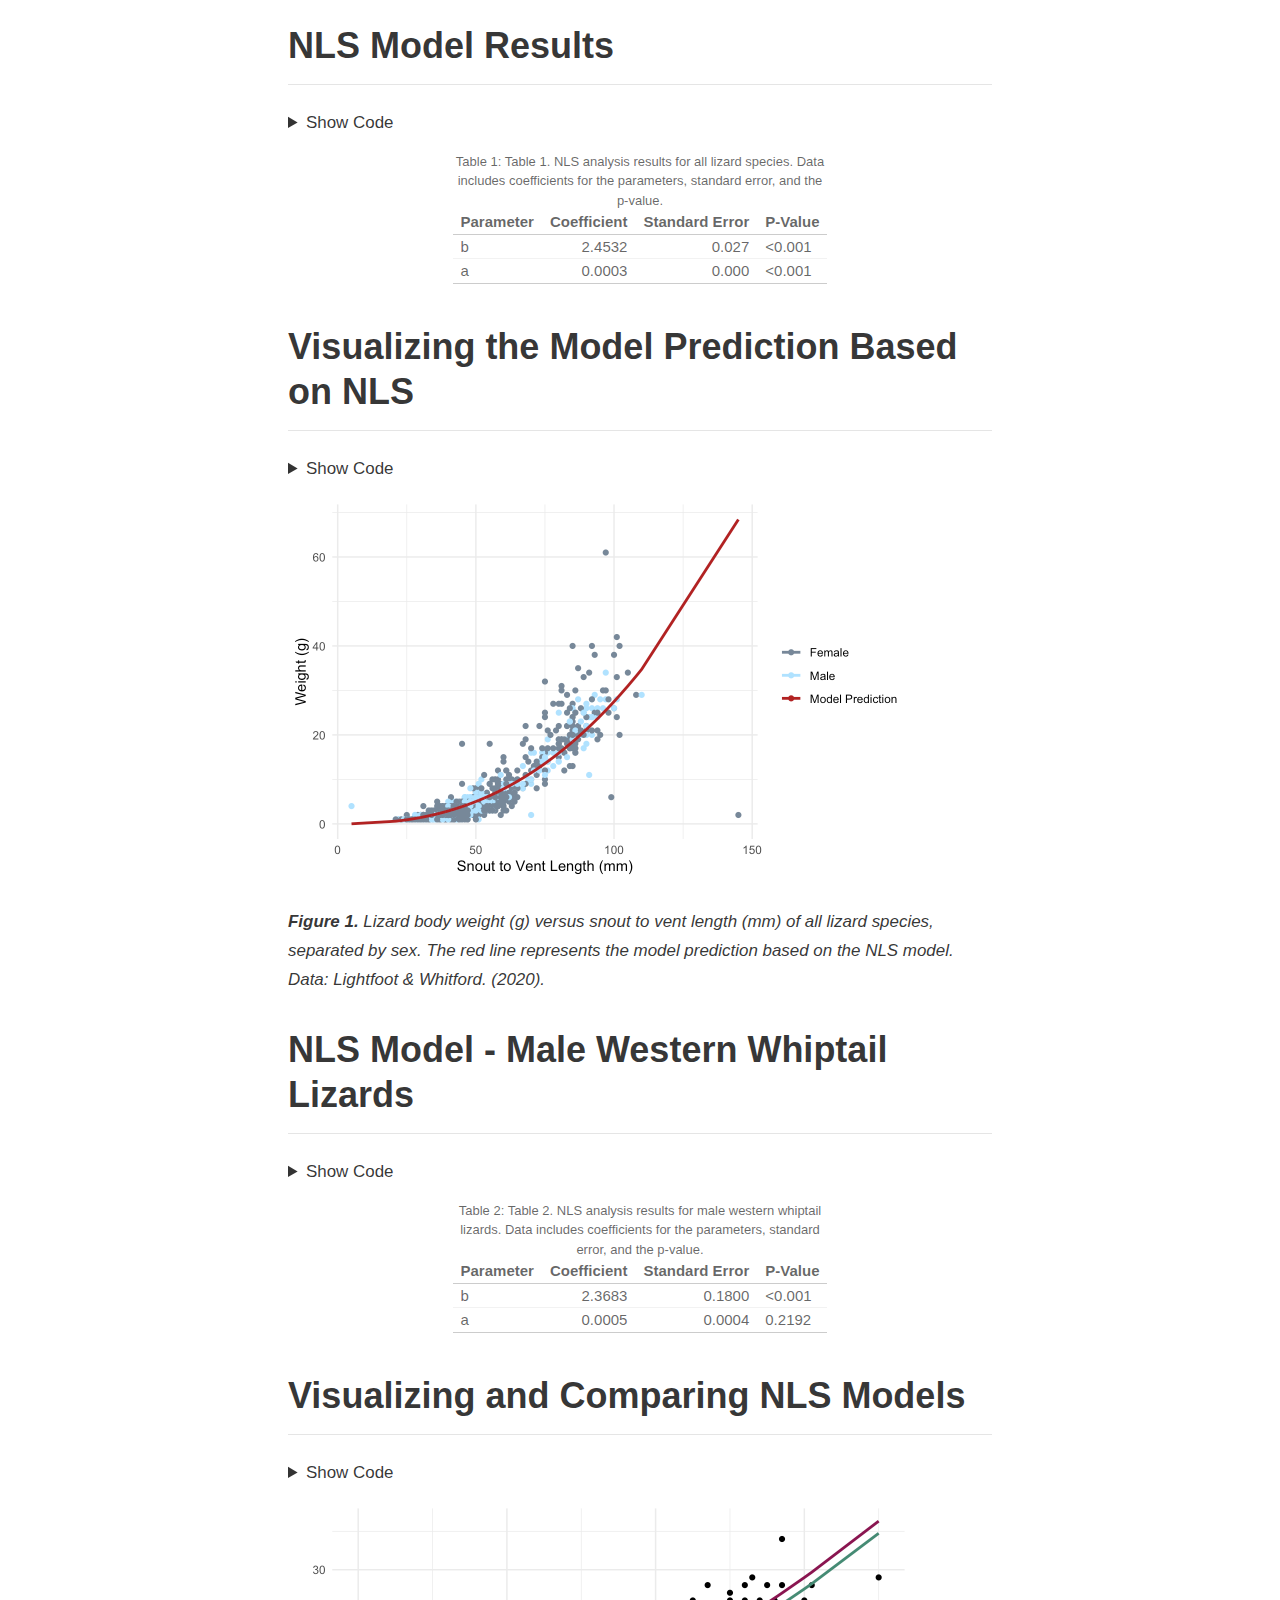
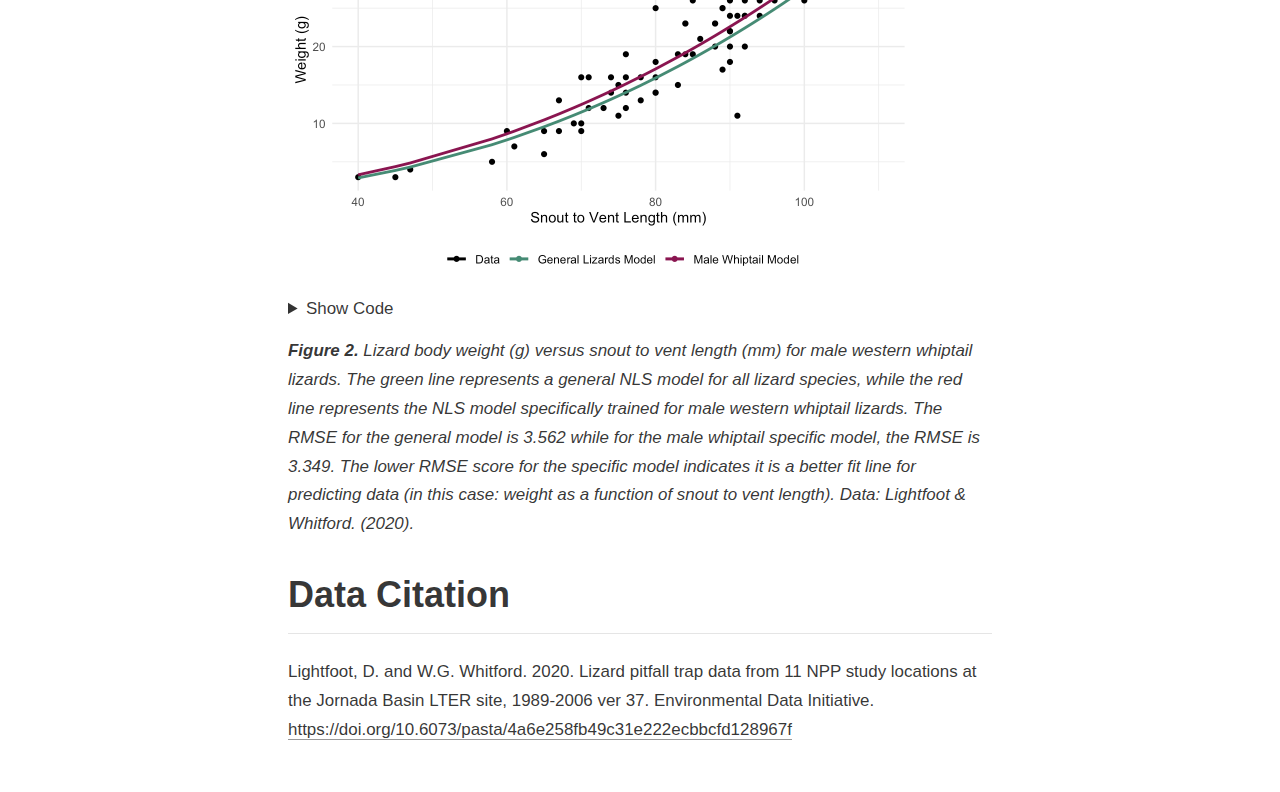
<file: _posts/2022-03-13-nls/nls.html>
<!DOCTYPE html>

<html xmlns="http://www.w3.org/1999/xhtml" lang="" xml:lang="">

<head>
  <meta charset="utf-8"/>
  <meta name="viewport" content="width=device-width, initial-scale=1"/>
  <meta http-equiv="X-UA-Compatible" content="IE=Edge,chrome=1"/>
  <meta name="generator" content="distill" />

  <style type="text/css">
  /* Hide doc at startup (prevent jankiness while JS renders/transforms) */
  body {
    visibility: hidden;
  }
  </style>

 <!--radix_placeholder_import_source-->
 <!--/radix_placeholder_import_source-->

<style type="text/css">code{white-space: pre;}</style>
<style type="text/css" data-origin="pandoc">
pre > code.sourceCode { white-space: pre; position: relative; }
pre > code.sourceCode > span { display: inline-block; line-height: 1.25; }
pre > code.sourceCode > span:empty { height: 1.2em; }
.sourceCode { overflow: visible; }
code.sourceCode > span { color: inherit; text-decoration: inherit; }
div.sourceCode { margin: 1em 0; }
pre.sourceCode { margin: 0; }
@media screen {
div.sourceCode { overflow: auto; }
}
@media print {
pre > code.sourceCode { white-space: pre-wrap; }
pre > code.sourceCode > span { text-indent: -5em; padding-left: 5em; }
}
pre.numberSource code
  { counter-reset: source-line 0; }
pre.numberSource code > span
  { position: relative; left: -4em; counter-increment: source-line; }
pre.numberSource code > span > a:first-child::before
  { content: counter(source-line);
    position: relative; left: -1em; text-align: right; vertical-align: baseline;
    border: none; display: inline-block;
    -webkit-touch-callout: none; -webkit-user-select: none;
    -khtml-user-select: none; -moz-user-select: none;
    -ms-user-select: none; user-select: none;
    padding: 0 4px; width: 4em;
    color: #aaaaaa;
  }
pre.numberSource { margin-left: 3em; border-left: 1px solid #aaaaaa;  padding-left: 4px; }
div.sourceCode
  {   }
@media screen {
pre > code.sourceCode > span > a:first-child::before { text-decoration: underline; }
}
code span.al { color: #ad0000; } /* Alert */
code span.an { color: #5e5e5e; } /* Annotation */
code span.at { } /* Attribute */
code span.bn { color: #ad0000; } /* BaseN */
code span.bu { } /* BuiltIn */
code span.cf { color: #007ba5; } /* ControlFlow */
code span.ch { color: #20794d; } /* Char */
code span.cn { color: #8f5902; } /* Constant */
code span.co { color: #5e5e5e; } /* Comment */
code span.cv { color: #5e5e5e; font-style: italic; } /* CommentVar */
code span.do { color: #5e5e5e; font-style: italic; } /* Documentation */
code span.dt { color: #ad0000; } /* DataType */
code span.dv { color: #ad0000; } /* DecVal */
code span.er { color: #ad0000; } /* Error */
code span.ex { } /* Extension */
code span.fl { color: #ad0000; } /* Float */
code span.fu { color: #4758ab; } /* Function */
code span.im { } /* Import */
code span.in { color: #5e5e5e; } /* Information */
code span.kw { color: #007ba5; } /* Keyword */
code span.op { color: #5e5e5e; } /* Operator */
code span.ot { color: #007ba5; } /* Other */
code span.pp { color: #ad0000; } /* Preprocessor */
code span.sc { color: #5e5e5e; } /* SpecialChar */
code span.ss { color: #20794d; } /* SpecialString */
code span.st { color: #20794d; } /* String */
code span.va { color: #111111; } /* Variable */
code span.vs { color: #20794d; } /* VerbatimString */
code span.wa { color: #5e5e5e; font-style: italic; } /* Warning */
</style>


  <!--radix_placeholder_meta_tags-->
  <title>Non-Linear Least Squares</title>

  <meta property="description" itemprop="description" content="Using Non-Linar Least Squares (NLS) analysis on lizards sampled by pitfall traps at the Jornada Basin LTER site to estimate parameters of a length to weight model for lizard popilations."/>


  <!--  https://schema.org/Article -->
  <meta property="article:published" itemprop="datePublished" content="2022-03-13"/>
  <meta property="article:created" itemprop="dateCreated" content="2022-03-13"/>
  <meta name="article:author" content="Devin Ngo"/>

  <!--  https://developers.facebook.com/docs/sharing/webmasters#markup -->
  <meta property="og:title" content="Non-Linear Least Squares"/>
  <meta property="og:type" content="article"/>
  <meta property="og:description" content="Using Non-Linar Least Squares (NLS) analysis on lizards sampled by pitfall traps at the Jornada Basin LTER site to estimate parameters of a length to weight model for lizard popilations."/>
  <meta property="og:locale" content="en_US"/>

  <!--  https://dev.twitter.com/cards/types/summary -->
  <meta property="twitter:card" content="summary"/>
  <meta property="twitter:title" content="Non-Linear Least Squares"/>
  <meta property="twitter:description" content="Using Non-Linar Least Squares (NLS) analysis on lizards sampled by pitfall traps at the Jornada Basin LTER site to estimate parameters of a length to weight model for lizard popilations."/>

  <!--/radix_placeholder_meta_tags-->
  <!--radix_placeholder_rmarkdown_metadata-->

  <script type="text/json" id="radix-rmarkdown-metadata">
  {"type":"list","attributes":{"names":{"type":"character","attributes":{},"value":["title","description","author","date","output"]}},"value":[{"type":"character","attributes":{},"value":["Non-Linear Least Squares"]},{"type":"character","attributes":{},"value":["Using Non-Linar Least Squares (NLS) analysis on lizards sampled by pitfall traps at the Jornada Basin LTER site to estimate parameters of a length to weight model for lizard popilations. \n"]},{"type":"list","attributes":{},"value":[{"type":"list","attributes":{"names":{"type":"character","attributes":{},"value":["name","url"]}},"value":[{"type":"character","attributes":{},"value":["Devin Ngo"]},{"type":"list","attributes":{"names":{"type":"character","attributes":{},"value":[]}},"value":[]}]}]},{"type":"character","attributes":{},"value":["2022-03-13"]},{"type":"list","attributes":{"names":{"type":"character","attributes":{},"value":["distill::distill_article"]}},"value":[{"type":"list","attributes":{"names":{"type":"character","attributes":{},"value":["self_contained","code_folding"]}},"value":[{"type":"logical","attributes":{},"value":[false]},{"type":"character","attributes":{},"value":["Show Code"]}]}]}]}
  </script>
  <!--/radix_placeholder_rmarkdown_metadata-->
  
  <script type="text/json" id="radix-resource-manifest">
  {"type":"character","attributes":{},"value":["data/lizard.csv","nls_files/anchor-4.2.2/anchor.min.js","nls_files/bowser-1.9.3/bowser.min.js","nls_files/distill-2.2.21/template.v2.js","nls_files/figure-html5/unnamed-chunk-6-1.png","nls_files/figure-html5/unnamed-chunk-8-1.png","nls_files/header-attrs-2.11/header-attrs.js","nls_files/jquery-3.6.0/jquery-3.6.0.js","nls_files/jquery-3.6.0/jquery-3.6.0.min.js","nls_files/jquery-3.6.0/jquery-3.6.0.min.map","nls_files/kePrint-0.0.1/kePrint.js","nls_files/lightable-0.0.1/lightable.css","nls_files/popper-2.6.0/popper.min.js","nls_files/tippy-6.2.7/tippy-bundle.umd.min.js","nls_files/tippy-6.2.7/tippy-light-border.css","nls_files/tippy-6.2.7/tippy.css","nls_files/tippy-6.2.7/tippy.umd.min.js","nls_files/webcomponents-2.0.0/webcomponents.js"]}
  </script>
  <!--radix_placeholder_navigation_in_header-->
  <!--/radix_placeholder_navigation_in_header-->
  <!--radix_placeholder_distill-->

  <style type="text/css">

  body {
    background-color: white;
  }

  .pandoc-table {
    width: 100%;
  }

  .pandoc-table>caption {
    margin-bottom: 10px;
  }

  .pandoc-table th:not([align]) {
    text-align: left;
  }

  .pagedtable-footer {
    font-size: 15px;
  }

  d-byline .byline {
    grid-template-columns: 2fr 2fr;
  }

  d-byline .byline h3 {
    margin-block-start: 1.5em;
  }

  d-byline .byline .authors-affiliations h3 {
    margin-block-start: 0.5em;
  }

  .authors-affiliations .orcid-id {
    width: 16px;
    height:16px;
    margin-left: 4px;
    margin-right: 4px;
    vertical-align: middle;
    padding-bottom: 2px;
  }

  d-title .dt-tags {
    margin-top: 1em;
    grid-column: text;
  }

  .dt-tags .dt-tag {
    text-decoration: none;
    display: inline-block;
    color: rgba(0,0,0,0.6);
    padding: 0em 0.4em;
    margin-right: 0.5em;
    margin-bottom: 0.4em;
    font-size: 70%;
    border: 1px solid rgba(0,0,0,0.2);
    border-radius: 3px;
    text-transform: uppercase;
    font-weight: 500;
  }

  d-article table.gt_table td,
  d-article table.gt_table th {
    border-bottom: none;
  }

  .html-widget {
    margin-bottom: 2.0em;
  }

  .l-screen-inset {
    padding-right: 16px;
  }

  .l-screen .caption {
    margin-left: 10px;
  }

  .shaded {
    background: rgb(247, 247, 247);
    padding-top: 20px;
    padding-bottom: 20px;
    border-top: 1px solid rgba(0, 0, 0, 0.1);
    border-bottom: 1px solid rgba(0, 0, 0, 0.1);
  }

  .shaded .html-widget {
    margin-bottom: 0;
    border: 1px solid rgba(0, 0, 0, 0.1);
  }

  .shaded .shaded-content {
    background: white;
  }

  .text-output {
    margin-top: 0;
    line-height: 1.5em;
  }

  .hidden {
    display: none !important;
  }

  d-article {
    padding-top: 2.5rem;
    padding-bottom: 30px;
  }

  d-appendix {
    padding-top: 30px;
  }

  d-article>p>img {
    width: 100%;
  }

  d-article h2 {
    margin: 1rem 0 1.5rem 0;
  }

  d-article h3 {
    margin-top: 1.5rem;
  }

  d-article iframe {
    border: 1px solid rgba(0, 0, 0, 0.1);
    margin-bottom: 2.0em;
    width: 100%;
  }

  /* Tweak code blocks */

  d-article div.sourceCode code,
  d-article pre code {
    font-family: Consolas, Monaco, 'Andale Mono', 'Ubuntu Mono', monospace;
  }

  d-article pre,
  d-article div.sourceCode,
  d-article div.sourceCode pre {
    overflow: auto;
  }

  d-article div.sourceCode {
    background-color: white;
  }

  d-article div.sourceCode pre {
    padding-left: 10px;
    font-size: 12px;
    border-left: 2px solid rgba(0,0,0,0.1);
  }

  d-article pre {
    font-size: 12px;
    color: black;
    background: none;
    margin-top: 0;
    text-align: left;
    white-space: pre;
    word-spacing: normal;
    word-break: normal;
    word-wrap: normal;
    line-height: 1.5;

    -moz-tab-size: 4;
    -o-tab-size: 4;
    tab-size: 4;

    -webkit-hyphens: none;
    -moz-hyphens: none;
    -ms-hyphens: none;
    hyphens: none;
  }

  d-article pre a {
    border-bottom: none;
  }

  d-article pre a:hover {
    border-bottom: none;
    text-decoration: underline;
  }

  d-article details {
    grid-column: text;
    margin-bottom: 0.8em;
  }

  @media(min-width: 768px) {

  d-article pre,
  d-article div.sourceCode,
  d-article div.sourceCode pre {
    overflow: visible !important;
  }

  d-article div.sourceCode pre {
    padding-left: 18px;
    font-size: 14px;
  }

  d-article pre {
    font-size: 14px;
  }

  }

  figure img.external {
    background: white;
    border: 1px solid rgba(0, 0, 0, 0.1);
    box-shadow: 0 1px 8px rgba(0, 0, 0, 0.1);
    padding: 18px;
    box-sizing: border-box;
  }

  /* CSS for d-contents */

  .d-contents {
    grid-column: text;
    color: rgba(0,0,0,0.8);
    font-size: 0.9em;
    padding-bottom: 1em;
    margin-bottom: 1em;
    padding-bottom: 0.5em;
    margin-bottom: 1em;
    padding-left: 0.25em;
    justify-self: start;
  }

  @media(min-width: 1000px) {
    .d-contents.d-contents-float {
      height: 0;
      grid-column-start: 1;
      grid-column-end: 4;
      justify-self: center;
      padding-right: 3em;
      padding-left: 2em;
    }
  }

  .d-contents nav h3 {
    font-size: 18px;
    margin-top: 0;
    margin-bottom: 1em;
  }

  .d-contents li {
    list-style-type: none
  }

  .d-contents nav > ul {
    padding-left: 0;
  }

  .d-contents ul {
    padding-left: 1em
  }

  .d-contents nav ul li {
    margin-top: 0.6em;
    margin-bottom: 0.2em;
  }

  .d-contents nav a {
    font-size: 13px;
    border-bottom: none;
    text-decoration: none
    color: rgba(0, 0, 0, 0.8);
  }

  .d-contents nav a:hover {
    text-decoration: underline solid rgba(0, 0, 0, 0.6)
  }

  .d-contents nav > ul > li > a {
    font-weight: 600;
  }

  .d-contents nav > ul > li > ul {
    font-weight: inherit;
  }

  .d-contents nav > ul > li > ul > li {
    margin-top: 0.2em;
  }


  .d-contents nav ul {
    margin-top: 0;
    margin-bottom: 0.25em;
  }

  .d-article-with-toc h2:nth-child(2) {
    margin-top: 0;
  }


  /* Figure */

  .figure {
    position: relative;
    margin-bottom: 2.5em;
    margin-top: 1.5em;
  }

  .figure img {
    width: 100%;
  }

  .figure .caption {
    color: rgba(0, 0, 0, 0.6);
    font-size: 12px;
    line-height: 1.5em;
  }

  .figure img.external {
    background: white;
    border: 1px solid rgba(0, 0, 0, 0.1);
    box-shadow: 0 1px 8px rgba(0, 0, 0, 0.1);
    padding: 18px;
    box-sizing: border-box;
  }

  .figure .caption a {
    color: rgba(0, 0, 0, 0.6);
  }

  .figure .caption b,
  .figure .caption strong, {
    font-weight: 600;
    color: rgba(0, 0, 0, 1.0);
  }

  /* Citations */

  d-article .citation {
    color: inherit;
    cursor: inherit;
  }

  div.hanging-indent{
    margin-left: 1em; text-indent: -1em;
  }

  /* Citation hover box */

  .tippy-box[data-theme~=light-border] {
    background-color: rgba(250, 250, 250, 0.95);
  }

  .tippy-content > p {
    margin-bottom: 0;
    padding: 2px;
  }


  /* Tweak 1000px media break to show more text */

  @media(min-width: 1000px) {
    .base-grid,
    distill-header,
    d-title,
    d-abstract,
    d-article,
    d-appendix,
    distill-appendix,
    d-byline,
    d-footnote-list,
    d-citation-list,
    distill-footer {
      grid-template-columns: [screen-start] 1fr [page-start kicker-start] 80px [middle-start] 50px [text-start kicker-end] 65px 65px 65px 65px 65px 65px 65px 65px [text-end gutter-start] 65px [middle-end] 65px [page-end gutter-end] 1fr [screen-end];
      grid-column-gap: 16px;
    }

    .grid {
      grid-column-gap: 16px;
    }

    d-article {
      font-size: 1.06rem;
      line-height: 1.7em;
    }
    figure .caption, .figure .caption, figure figcaption {
      font-size: 13px;
    }
  }

  @media(min-width: 1180px) {
    .base-grid,
    distill-header,
    d-title,
    d-abstract,
    d-article,
    d-appendix,
    distill-appendix,
    d-byline,
    d-footnote-list,
    d-citation-list,
    distill-footer {
      grid-template-columns: [screen-start] 1fr [page-start kicker-start] 60px [middle-start] 60px [text-start kicker-end] 60px 60px 60px 60px 60px 60px 60px 60px [text-end gutter-start] 60px [middle-end] 60px [page-end gutter-end] 1fr [screen-end];
      grid-column-gap: 32px;
    }

    .grid {
      grid-column-gap: 32px;
    }
  }


  /* Get the citation styles for the appendix (not auto-injected on render since
     we do our own rendering of the citation appendix) */

  d-appendix .citation-appendix,
  .d-appendix .citation-appendix {
    font-size: 11px;
    line-height: 15px;
    border-left: 1px solid rgba(0, 0, 0, 0.1);
    padding-left: 18px;
    border: 1px solid rgba(0,0,0,0.1);
    background: rgba(0, 0, 0, 0.02);
    padding: 10px 18px;
    border-radius: 3px;
    color: rgba(150, 150, 150, 1);
    overflow: hidden;
    margin-top: -12px;
    white-space: pre-wrap;
    word-wrap: break-word;
  }

  /* Include appendix styles here so they can be overridden */

  d-appendix {
    contain: layout style;
    font-size: 0.8em;
    line-height: 1.7em;
    margin-top: 60px;
    margin-bottom: 0;
    border-top: 1px solid rgba(0, 0, 0, 0.1);
    color: rgba(0,0,0,0.5);
    padding-top: 60px;
    padding-bottom: 48px;
  }

  d-appendix h3 {
    grid-column: page-start / text-start;
    font-size: 15px;
    font-weight: 500;
    margin-top: 1em;
    margin-bottom: 0;
    color: rgba(0,0,0,0.65);
  }

  d-appendix h3 + * {
    margin-top: 1em;
  }

  d-appendix ol {
    padding: 0 0 0 15px;
  }

  @media (min-width: 768px) {
    d-appendix ol {
      padding: 0 0 0 30px;
      margin-left: -30px;
    }
  }

  d-appendix li {
    margin-bottom: 1em;
  }

  d-appendix a {
    color: rgba(0, 0, 0, 0.6);
  }

  d-appendix > * {
    grid-column: text;
  }

  d-appendix > d-footnote-list,
  d-appendix > d-citation-list,
  d-appendix > distill-appendix {
    grid-column: screen;
  }

  /* Include footnote styles here so they can be overridden */

  d-footnote-list {
    contain: layout style;
  }

  d-footnote-list > * {
    grid-column: text;
  }

  d-footnote-list a.footnote-backlink {
    color: rgba(0,0,0,0.3);
    padding-left: 0.5em;
  }



  /* Anchor.js */

  .anchorjs-link {
    /*transition: all .25s linear; */
    text-decoration: none;
    border-bottom: none;
  }
  *:hover > .anchorjs-link {
    margin-left: -1.125em !important;
    text-decoration: none;
    border-bottom: none;
  }

  /* Social footer */

  .social_footer {
    margin-top: 30px;
    margin-bottom: 0;
    color: rgba(0,0,0,0.67);
  }

  .disqus-comments {
    margin-right: 30px;
  }

  .disqus-comment-count {
    border-bottom: 1px solid rgba(0, 0, 0, 0.4);
    cursor: pointer;
  }

  #disqus_thread {
    margin-top: 30px;
  }

  .article-sharing a {
    border-bottom: none;
    margin-right: 8px;
  }

  .article-sharing a:hover {
    border-bottom: none;
  }

  .sidebar-section.subscribe {
    font-size: 12px;
    line-height: 1.6em;
  }

  .subscribe p {
    margin-bottom: 0.5em;
  }


  .article-footer .subscribe {
    font-size: 15px;
    margin-top: 45px;
  }


  .sidebar-section.custom {
    font-size: 12px;
    line-height: 1.6em;
  }

  .custom p {
    margin-bottom: 0.5em;
  }

  /* Styles for listing layout (hide title) */
  .layout-listing d-title, .layout-listing .d-title {
    display: none;
  }

  /* Styles for posts lists (not auto-injected) */


  .posts-with-sidebar {
    padding-left: 45px;
    padding-right: 45px;
  }

  .posts-list .description h2,
  .posts-list .description p {
    font-family: -apple-system, BlinkMacSystemFont, "Segoe UI", Roboto, Oxygen, Ubuntu, Cantarell, "Fira Sans", "Droid Sans", "Helvetica Neue", Arial, sans-serif;
  }

  .posts-list .description h2 {
    font-weight: 700;
    border-bottom: none;
    padding-bottom: 0;
  }

  .posts-list h2.post-tag {
    border-bottom: 1px solid rgba(0, 0, 0, 0.2);
    padding-bottom: 12px;
  }
  .posts-list {
    margin-top: 60px;
    margin-bottom: 24px;
  }

  .posts-list .post-preview {
    text-decoration: none;
    overflow: hidden;
    display: block;
    border-bottom: 1px solid rgba(0, 0, 0, 0.1);
    padding: 24px 0;
  }

  .post-preview-last {
    border-bottom: none !important;
  }

  .posts-list .posts-list-caption {
    grid-column: screen;
    font-weight: 400;
  }

  .posts-list .post-preview h2 {
    margin: 0 0 6px 0;
    line-height: 1.2em;
    font-style: normal;
    font-size: 24px;
  }

  .posts-list .post-preview p {
    margin: 0 0 12px 0;
    line-height: 1.4em;
    font-size: 16px;
  }

  .posts-list .post-preview .thumbnail {
    box-sizing: border-box;
    margin-bottom: 24px;
    position: relative;
    max-width: 500px;
  }
  .posts-list .post-preview img {
    width: 100%;
    display: block;
  }

  .posts-list .metadata {
    font-size: 12px;
    line-height: 1.4em;
    margin-bottom: 18px;
  }

  .posts-list .metadata > * {
    display: inline-block;
  }

  .posts-list .metadata .publishedDate {
    margin-right: 2em;
  }

  .posts-list .metadata .dt-authors {
    display: block;
    margin-top: 0.3em;
    margin-right: 2em;
  }

  .posts-list .dt-tags {
    display: block;
    line-height: 1em;
  }

  .posts-list .dt-tags .dt-tag {
    display: inline-block;
    color: rgba(0,0,0,0.6);
    padding: 0.3em 0.4em;
    margin-right: 0.2em;
    margin-bottom: 0.4em;
    font-size: 60%;
    border: 1px solid rgba(0,0,0,0.2);
    border-radius: 3px;
    text-transform: uppercase;
    font-weight: 500;
  }

  .posts-list img {
    opacity: 1;
  }

  .posts-list img[data-src] {
    opacity: 0;
  }

  .posts-more {
    clear: both;
  }


  .posts-sidebar {
    font-size: 16px;
  }

  .posts-sidebar h3 {
    font-size: 16px;
    margin-top: 0;
    margin-bottom: 0.5em;
    font-weight: 400;
    text-transform: uppercase;
  }

  .sidebar-section {
    margin-bottom: 30px;
  }

  .categories ul {
    list-style-type: none;
    margin: 0;
    padding: 0;
  }

  .categories li {
    color: rgba(0, 0, 0, 0.8);
    margin-bottom: 0;
  }

  .categories li>a {
    border-bottom: none;
  }

  .categories li>a:hover {
    border-bottom: 1px solid rgba(0, 0, 0, 0.4);
  }

  .categories .active {
    font-weight: 600;
  }

  .categories .category-count {
    color: rgba(0, 0, 0, 0.4);
  }


  @media(min-width: 768px) {
    .posts-list .post-preview h2 {
      font-size: 26px;
    }
    .posts-list .post-preview .thumbnail {
      float: right;
      width: 30%;
      margin-bottom: 0;
    }
    .posts-list .post-preview .description {
      float: left;
      width: 45%;
    }
    .posts-list .post-preview .metadata {
      float: left;
      width: 20%;
      margin-top: 8px;
    }
    .posts-list .post-preview p {
      margin: 0 0 12px 0;
      line-height: 1.5em;
      font-size: 16px;
    }
    .posts-with-sidebar .posts-list {
      float: left;
      width: 75%;
    }
    .posts-with-sidebar .posts-sidebar {
      float: right;
      width: 20%;
      margin-top: 60px;
      padding-top: 24px;
      padding-bottom: 24px;
    }
  }


  /* Improve display for browsers without grid (IE/Edge <= 15) */

  .downlevel {
    line-height: 1.6em;
    font-family: -apple-system, BlinkMacSystemFont, "Segoe UI", Roboto, Oxygen, Ubuntu, Cantarell, "Fira Sans", "Droid Sans", "Helvetica Neue", Arial, sans-serif;
    margin: 0;
  }

  .downlevel .d-title {
    padding-top: 6rem;
    padding-bottom: 1.5rem;
  }

  .downlevel .d-title h1 {
    font-size: 50px;
    font-weight: 700;
    line-height: 1.1em;
    margin: 0 0 0.5rem;
  }

  .downlevel .d-title p {
    font-weight: 300;
    font-size: 1.2rem;
    line-height: 1.55em;
    margin-top: 0;
  }

  .downlevel .d-byline {
    padding-top: 0.8em;
    padding-bottom: 0.8em;
    font-size: 0.8rem;
    line-height: 1.8em;
  }

  .downlevel .section-separator {
    border: none;
    border-top: 1px solid rgba(0, 0, 0, 0.1);
  }

  .downlevel .d-article {
    font-size: 1.06rem;
    line-height: 1.7em;
    padding-top: 1rem;
    padding-bottom: 2rem;
  }


  .downlevel .d-appendix {
    padding-left: 0;
    padding-right: 0;
    max-width: none;
    font-size: 0.8em;
    line-height: 1.7em;
    margin-bottom: 0;
    color: rgba(0,0,0,0.5);
    padding-top: 40px;
    padding-bottom: 48px;
  }

  .downlevel .footnotes ol {
    padding-left: 13px;
  }

  .downlevel .base-grid,
  .downlevel .distill-header,
  .downlevel .d-title,
  .downlevel .d-abstract,
  .downlevel .d-article,
  .downlevel .d-appendix,
  .downlevel .distill-appendix,
  .downlevel .d-byline,
  .downlevel .d-footnote-list,
  .downlevel .d-citation-list,
  .downlevel .distill-footer,
  .downlevel .appendix-bottom,
  .downlevel .posts-container {
    padding-left: 40px;
    padding-right: 40px;
  }

  @media(min-width: 768px) {
    .downlevel .base-grid,
    .downlevel .distill-header,
    .downlevel .d-title,
    .downlevel .d-abstract,
    .downlevel .d-article,
    .downlevel .d-appendix,
    .downlevel .distill-appendix,
    .downlevel .d-byline,
    .downlevel .d-footnote-list,
    .downlevel .d-citation-list,
    .downlevel .distill-footer,
    .downlevel .appendix-bottom,
    .downlevel .posts-container {
    padding-left: 150px;
    padding-right: 150px;
    max-width: 900px;
  }
  }

  .downlevel pre code {
    display: block;
    border-left: 2px solid rgba(0, 0, 0, .1);
    padding: 0 0 0 20px;
    font-size: 14px;
  }

  .downlevel code, .downlevel pre {
    color: black;
    background: none;
    font-family: Consolas, Monaco, 'Andale Mono', 'Ubuntu Mono', monospace;
    text-align: left;
    white-space: pre;
    word-spacing: normal;
    word-break: normal;
    word-wrap: normal;
    line-height: 1.5;

    -moz-tab-size: 4;
    -o-tab-size: 4;
    tab-size: 4;

    -webkit-hyphens: none;
    -moz-hyphens: none;
    -ms-hyphens: none;
    hyphens: none;
  }

  .downlevel .posts-list .post-preview {
    color: inherit;
  }



  </style>

  <script type="application/javascript">

  function is_downlevel_browser() {
    if (bowser.isUnsupportedBrowser({ msie: "12", msedge: "16"},
                                   window.navigator.userAgent)) {
      return true;
    } else {
      return window.load_distill_framework === undefined;
    }
  }

  // show body when load is complete
  function on_load_complete() {

    // add anchors
    if (window.anchors) {
      window.anchors.options.placement = 'left';
      window.anchors.add('d-article > h2, d-article > h3, d-article > h4, d-article > h5');
    }


    // set body to visible
    document.body.style.visibility = 'visible';

    // force redraw for leaflet widgets
    if (window.HTMLWidgets) {
      var maps = window.HTMLWidgets.findAll(".leaflet");
      $.each(maps, function(i, el) {
        var map = this.getMap();
        map.invalidateSize();
        map.eachLayer(function(layer) {
          if (layer instanceof L.TileLayer)
            layer.redraw();
        });
      });
    }

    // trigger 'shown' so htmlwidgets resize
    $('d-article').trigger('shown');
  }

  function init_distill() {

    init_common();

    // create front matter
    var front_matter = $('<d-front-matter></d-front-matter>');
    $('#distill-front-matter').wrap(front_matter);

    // create d-title
    $('.d-title').changeElementType('d-title');

    // create d-byline
    var byline = $('<d-byline></d-byline>');
    $('.d-byline').replaceWith(byline);

    // create d-article
    var article = $('<d-article></d-article>');
    $('.d-article').wrap(article).children().unwrap();

    // move posts container into article
    $('.posts-container').appendTo($('d-article'));

    // create d-appendix
    $('.d-appendix').changeElementType('d-appendix');

    // flag indicating that we have appendix items
    var appendix = $('.appendix-bottom').children('h3').length > 0;

    // replace footnotes with <d-footnote>
    $('.footnote-ref').each(function(i, val) {
      appendix = true;
      var href = $(this).attr('href');
      var id = href.replace('#', '');
      var fn = $('#' + id);
      var fn_p = $('#' + id + '>p');
      fn_p.find('.footnote-back').remove();
      var text = fn_p.html();
      var dtfn = $('<d-footnote></d-footnote>');
      dtfn.html(text);
      $(this).replaceWith(dtfn);
    });
    // remove footnotes
    $('.footnotes').remove();

    // move refs into #references-listing
    $('#references-listing').replaceWith($('#refs'));

    $('h1.appendix, h2.appendix').each(function(i, val) {
      $(this).changeElementType('h3');
    });
    $('h3.appendix').each(function(i, val) {
      var id = $(this).attr('id');
      $('.d-contents a[href="#' + id + '"]').parent().remove();
      appendix = true;
      $(this).nextUntil($('h1, h2, h3')).addBack().appendTo($('d-appendix'));
    });

    // show d-appendix if we have appendix content
    $("d-appendix").css('display', appendix ? 'grid' : 'none');

    // localize layout chunks to just output
    $('.layout-chunk').each(function(i, val) {

      // capture layout
      var layout = $(this).attr('data-layout');

      // apply layout to markdown level block elements
      var elements = $(this).children().not('details, div.sourceCode, pre, script');
      elements.each(function(i, el) {
        var layout_div = $('<div class="' + layout + '"></div>');
        if (layout_div.hasClass('shaded')) {
          var shaded_content = $('<div class="shaded-content"></div>');
          $(this).wrap(shaded_content);
          $(this).parent().wrap(layout_div);
        } else {
          $(this).wrap(layout_div);
        }
      });


      // unwrap the layout-chunk div
      $(this).children().unwrap();
    });

    // remove code block used to force  highlighting css
    $('.distill-force-highlighting-css').parent().remove();

    // remove empty line numbers inserted by pandoc when using a
    // custom syntax highlighting theme
    $('code.sourceCode a:empty').remove();

    // load distill framework
    load_distill_framework();

    // wait for window.distillRunlevel == 4 to do post processing
    function distill_post_process() {

      if (!window.distillRunlevel || window.distillRunlevel < 4)
        return;

      // hide author/affiliations entirely if we have no authors
      var front_matter = JSON.parse($("#distill-front-matter").html());
      var have_authors = front_matter.authors && front_matter.authors.length > 0;
      if (!have_authors)
        $('d-byline').addClass('hidden');

      // article with toc class
      $('.d-contents').parent().addClass('d-article-with-toc');

      // strip links that point to #
      $('.authors-affiliations').find('a[href="#"]').removeAttr('href');

      // add orcid ids
      $('.authors-affiliations').find('.author').each(function(i, el) {
        var orcid_id = front_matter.authors[i].orcidID;
        if (orcid_id) {
          var a = $('<a></a>');
          a.attr('href', 'https://orcid.org/' + orcid_id);
          var img = $('<img></img>');
          img.addClass('orcid-id');
          img.attr('alt', 'ORCID ID');
          img.attr('src','[data-uri]');
          a.append(img);
          $(this).append(a);
        }
      });

      // hide elements of author/affiliations grid that have no value
      function hide_byline_column(caption) {
        $('d-byline').find('h3:contains("' + caption + '")').parent().css('visibility', 'hidden');
      }

      // affiliations
      var have_affiliations = false;
      for (var i = 0; i<front_matter.authors.length; ++i) {
        var author = front_matter.authors[i];
        if (author.affiliation !== "&nbsp;") {
          have_affiliations = true;
          break;
        }
      }
      if (!have_affiliations)
        $('d-byline').find('h3:contains("Affiliations")').css('visibility', 'hidden');

      // published date
      if (!front_matter.publishedDate)
        hide_byline_column("Published");

      // document object identifier
      var doi = $('d-byline').find('h3:contains("DOI")');
      var doi_p = doi.next().empty();
      if (!front_matter.doi) {
        // if we have a citation and valid citationText then link to that
        if ($('#citation').length > 0 && front_matter.citationText) {
          doi.html('Citation');
          $('<a href="#citation"></a>')
            .text(front_matter.citationText)
            .appendTo(doi_p);
        } else {
          hide_byline_column("DOI");
        }
      } else {
        $('<a></a>')
           .attr('href', "https://doi.org/" + front_matter.doi)
           .html(front_matter.doi)
           .appendTo(doi_p);
      }

       // change plural form of authors/affiliations
      if (front_matter.authors.length === 1) {
        var grid = $('.authors-affiliations');
        grid.children('h3:contains("Authors")').text('Author');
        grid.children('h3:contains("Affiliations")').text('Affiliation');
      }

      // remove d-appendix and d-footnote-list local styles
      $('d-appendix > style:first-child').remove();
      $('d-footnote-list > style:first-child').remove();

      // move appendix-bottom entries to the bottom
      $('.appendix-bottom').appendTo('d-appendix').children().unwrap();
      $('.appendix-bottom').remove();

      // hoverable references
      $('span.citation[data-cites]').each(function() {
        var refs = $(this).attr('data-cites').split(" ");
        var refHtml = refs.map(function(ref) {
          return "<p>" + $('#ref-' + ref).html() + "</p>";
        }).join("\n");
        window.tippy(this, {
          allowHTML: true,
          content: refHtml,
          maxWidth: 500,
          interactive: true,
          interactiveBorder: 10,
          theme: 'light-border',
          placement: 'bottom-start'
        });
      });

      // clear polling timer
      clearInterval(tid);

      // show body now that everything is ready
      on_load_complete();
    }

    var tid = setInterval(distill_post_process, 50);
    distill_post_process();

  }

  function init_downlevel() {

    init_common();

     // insert hr after d-title
    $('.d-title').after($('<hr class="section-separator"/>'));

    // check if we have authors
    var front_matter = JSON.parse($("#distill-front-matter").html());
    var have_authors = front_matter.authors && front_matter.authors.length > 0;

    // manage byline/border
    if (!have_authors)
      $('.d-byline').remove();
    $('.d-byline').after($('<hr class="section-separator"/>'));
    $('.d-byline a').remove();

    // remove toc
    $('.d-contents').remove();

    // move appendix elements
    $('h1.appendix, h2.appendix').each(function(i, val) {
      $(this).changeElementType('h3');
    });
    $('h3.appendix').each(function(i, val) {
      $(this).nextUntil($('h1, h2, h3')).addBack().appendTo($('.d-appendix'));
    });


    // inject headers into references and footnotes
    var refs_header = $('<h3></h3>');
    refs_header.text('References');
    $('#refs').prepend(refs_header);

    var footnotes_header = $('<h3></h3');
    footnotes_header.text('Footnotes');
    $('.footnotes').children('hr').first().replaceWith(footnotes_header);

    // move appendix-bottom entries to the bottom
    $('.appendix-bottom').appendTo('.d-appendix').children().unwrap();
    $('.appendix-bottom').remove();

    // remove appendix if it's empty
    if ($('.d-appendix').children().length === 0)
      $('.d-appendix').remove();

    // prepend separator above appendix
    $('.d-appendix').before($('<hr class="section-separator" style="clear: both"/>'));

    // trim code
    $('pre>code').each(function(i, val) {
      $(this).html($.trim($(this).html()));
    });

    // move posts-container right before article
    $('.posts-container').insertBefore($('.d-article'));

    $('body').addClass('downlevel');

    on_load_complete();
  }


  function init_common() {

    // jquery plugin to change element types
    (function($) {
      $.fn.changeElementType = function(newType) {
        var attrs = {};

        $.each(this[0].attributes, function(idx, attr) {
          attrs[attr.nodeName] = attr.nodeValue;
        });

        this.replaceWith(function() {
          return $("<" + newType + "/>", attrs).append($(this).contents());
        });
      };
    })(jQuery);

    // prevent underline for linked images
    $('a > img').parent().css({'border-bottom' : 'none'});

    // mark non-body figures created by knitr chunks as 100% width
    $('.layout-chunk').each(function(i, val) {
      var figures = $(this).find('img, .html-widget');
      if ($(this).attr('data-layout') !== "l-body") {
        figures.css('width', '100%');
      } else {
        figures.css('max-width', '100%');
        figures.filter("[width]").each(function(i, val) {
          var fig = $(this);
          fig.css('width', fig.attr('width') + 'px');
        });

      }
    });

    // auto-append index.html to post-preview links in file: protocol
    // and in rstudio ide preview
    $('.post-preview').each(function(i, val) {
      if (window.location.protocol === "file:")
        $(this).attr('href', $(this).attr('href') + "index.html");
    });

    // get rid of index.html references in header
    if (window.location.protocol !== "file:") {
      $('.distill-site-header a[href]').each(function(i,val) {
        $(this).attr('href', $(this).attr('href').replace("index.html", "./"));
      });
    }

    // add class to pandoc style tables
    $('tr.header').parent('thead').parent('table').addClass('pandoc-table');
    $('.kable-table').children('table').addClass('pandoc-table');

    // add figcaption style to table captions
    $('caption').parent('table').addClass("figcaption");

    // initialize posts list
    if (window.init_posts_list)
      window.init_posts_list();

    // implmement disqus comment link
    $('.disqus-comment-count').click(function() {
      window.headroom_prevent_pin = true;
      $('#disqus_thread').toggleClass('hidden');
      if (!$('#disqus_thread').hasClass('hidden')) {
        var offset = $(this).offset();
        $(window).resize();
        $('html, body').animate({
          scrollTop: offset.top - 35
        });
      }
    });
  }

  document.addEventListener('DOMContentLoaded', function() {
    if (is_downlevel_browser())
      init_downlevel();
    else
      window.addEventListener('WebComponentsReady', init_distill);
  });

  </script>

  <!--/radix_placeholder_distill-->
  <script src="nls_files/header-attrs-2.11/header-attrs.js"></script>
  <script src="nls_files/kePrint-0.0.1/kePrint.js"></script>
  <link href="nls_files/lightable-0.0.1/lightable.css" rel="stylesheet" />
  <script src="nls_files/jquery-3.6.0/jquery-3.6.0.min.js"></script>
  <script src="nls_files/popper-2.6.0/popper.min.js"></script>
  <link href="nls_files/tippy-6.2.7/tippy.css" rel="stylesheet" />
  <link href="nls_files/tippy-6.2.7/tippy-light-border.css" rel="stylesheet" />
  <script src="nls_files/tippy-6.2.7/tippy.umd.min.js"></script>
  <script src="nls_files/anchor-4.2.2/anchor.min.js"></script>
  <script src="nls_files/bowser-1.9.3/bowser.min.js"></script>
  <script src="nls_files/webcomponents-2.0.0/webcomponents.js"></script>
  <script src="nls_files/distill-2.2.21/template.v2.js"></script>
  <!--radix_placeholder_site_in_header-->
  <!--/radix_placeholder_site_in_header-->


</head>

<body>

<!--radix_placeholder_front_matter-->

<script id="distill-front-matter" type="text/json">
{"title":"Non-Linear Least Squares","description":"Using Non-Linar Least Squares (NLS) analysis on lizards sampled by pitfall traps at the Jornada Basin LTER site to estimate parameters of a length to weight model for lizard popilations.","authors":[{"author":"Devin Ngo","authorURL":{},"affiliation":"&nbsp;","affiliationURL":"#","orcidID":""}],"publishedDate":"2022-03-13T00:00:00.000-08:00","citationText":"Ngo, 2022"}
</script>

<!--/radix_placeholder_front_matter-->
<!--radix_placeholder_navigation_before_body-->
<!--/radix_placeholder_navigation_before_body-->
<!--radix_placeholder_site_before_body-->
<!--/radix_placeholder_site_before_body-->

<div class="d-title">
<h1>Non-Linear Least Squares</h1>
<!--radix_placeholder_categories-->
<!--/radix_placeholder_categories-->
<p><p>Using Non-Linar Least Squares (NLS) analysis on lizards sampled by pitfall traps at the Jornada Basin LTER site to estimate parameters of a length to weight model for lizard popilations.</p></p>
</div>

<div class="d-byline">
  Devin Ngo true 
  
<br/>2022-03-13
</div>

<div class="d-article">
<h2 id="overview">Overview</h2>
<p>This data set contains data on lizards sampled by pitfall traps at 11 consumer plots at Jornada Basin LTER site from 1989 - 2006. This study was conducted to observe how shifts affect the spatial and temporal availability of resources for consumers. The variables measured in this data include species, sex, snout-vent length, total length, and weight. This report uses non-linear least squares (NLS) to estimate parameters of a length to weight model for lizard populations in New Mexico. NLS will be used to look at a model for all species and then for a model for male western whiptail lizards. These models will be compared to see which one is a better fit in predicting lizard weight as a function of snout-to-vent length.</p>
<h2 id="setup">Setup</h2>
<div class="layout-chunk" data-layout="l-body">
<details>
<summary>
Show Code
</summary>
<div class="sourceCode">
<pre class="sourceCode r"><code class="sourceCode r"><span class='fu'>knitr</span><span class='fu'>::</span><span class='va'><a href='https://rdrr.io/pkg/knitr/man/opts_chunk.html'>opts_chunk</a></span><span class='op'>$</span><span class='fu'>set</span><span class='op'>(</span>echo <span class='op'>=</span> <span class='cn'>TRUE</span>, message <span class='op'>=</span> <span class='cn'>FALSE</span>, warning <span class='op'>=</span> <span class='cn'>TRUE</span><span class='op'>)</span>
</code></pre>
</div>
</details>
</div>
<div class="layout-chunk" data-layout="l-body">
<details>
<summary>
Show Code
</summary>
<div class="sourceCode">
<pre class="sourceCode r"><code class="sourceCode r"><span class='co'># Attached packages:</span>
<span class='kw'><a href='https://rdrr.io/r/base/library.html'>library</a></span><span class='op'>(</span><span class='va'><a href='https://tidyverse.tidyverse.org'>tidyverse</a></span><span class='op'>)</span>
<span class='kw'><a href='https://rdrr.io/r/base/library.html'>library</a></span><span class='op'>(</span><span class='va'><a href='https://here.r-lib.org/'>here</a></span><span class='op'>)</span>
<span class='kw'><a href='https://rdrr.io/r/base/library.html'>library</a></span><span class='op'>(</span><span class='va'><a href='https://github.com/mfrasco/Metrics'>Metrics</a></span><span class='op'>)</span>
<span class='kw'><a href='https://rdrr.io/r/base/library.html'>library</a></span><span class='op'>(</span><span class='va'><a href='http://purrr.tidyverse.org'>purrr</a></span><span class='op'>)</span>
<span class='kw'><a href='https://rdrr.io/r/base/library.html'>library</a></span><span class='op'>(</span><span class='va'><a href='https://github.com/sfirke/janitor'>janitor</a></span><span class='op'>)</span>
<span class='kw'><a href='https://rdrr.io/r/base/library.html'>library</a></span><span class='op'>(</span><span class='va'><a href='http://haozhu233.github.io/kableExtra/'>kableExtra</a></span><span class='op'>)</span>
<span class='kw'><a href='https://rdrr.io/r/base/library.html'>library</a></span><span class='op'>(</span><span class='va'><a href='https://broom.tidymodels.org/'>broom</a></span><span class='op'>)</span>
<span class='kw'><a href='https://rdrr.io/r/base/library.html'>library</a></span><span class='op'>(</span><span class='va'><a href='https://modelr.tidyverse.org'>modelr</a></span><span class='op'>)</span>
</code></pre>
</div>
</details>
</div>
<h2 id="data-wrangling">Data Wrangling</h2>
<p>Reading in and wrangling lizards data, as well as adding new columns for log of weight and log of snout to vent length:</p>
<div class="layout-chunk" data-layout="l-body">
<details>
<summary>
Show Code
</summary>
<div class="sourceCode">
<pre class="sourceCode r"><code class="sourceCode r"><span class='co'># Reading in data</span>
<span class='va'>lizards</span> <span class='op'>&lt;-</span> <span class='fu'><a href='https://readr.tidyverse.org/reference/read_delim.html'>read_csv</a></span><span class='op'>(</span><span class='fu'><a href='https://here.r-lib.org//reference/here.html'>here</a></span><span class='op'>(</span><span class='st'>"_posts"</span>, <span class='st'>"2022-03-13-nls"</span>, <span class='st'>"data"</span>, <span class='st'>"lizard.csv"</span><span class='op'>)</span><span class='op'>)</span> <span class='op'><a href='https://purrr.tidyverse.org/reference/pipe.html'>%&gt;%</a></span> 
  <span class='fu'><a href='https://rdrr.io/pkg/janitor/man/clean_names.html'>clean_names</a></span><span class='op'>(</span><span class='op'>)</span> <span class='op'><a href='https://purrr.tidyverse.org/reference/pipe.html'>%&gt;%</a></span> 
  <span class='fu'><a href='https://dplyr.tidyverse.org/reference/mutate.html'>mutate</a></span><span class='op'>(</span>sex <span class='op'>=</span> <span class='fu'><a href='https://dplyr.tidyverse.org/reference/case_when.html'>case_when</a></span><span class='op'>(</span>
    <span class='va'>sex</span> <span class='op'>==</span> <span class='st'>"M"</span> <span class='op'>~</span> <span class='st'>"Male"</span>,
    <span class='va'>sex</span> <span class='op'>==</span> <span class='st'>"F"</span> <span class='op'>~</span> <span class='st'>"Female"</span><span class='op'>)</span><span class='op'>)</span> <span class='op'><a href='https://purrr.tidyverse.org/reference/pipe.html'>%&gt;%</a></span> 
    <span class='fu'><a href='https://dplyr.tidyverse.org/reference/mutate.html'>mutate</a></span><span class='op'>(</span>log_weight <span class='op'>=</span> <span class='fu'><a href='https://rdrr.io/r/base/Log.html'>log</a></span><span class='op'>(</span><span class='va'>weight</span><span class='op'>)</span><span class='op'>)</span> <span class='op'><a href='https://purrr.tidyverse.org/reference/pipe.html'>%&gt;%</a></span> <span class='co'>#Adding log of weight column </span>
  <span class='fu'><a href='https://dplyr.tidyverse.org/reference/mutate.html'>mutate</a></span><span class='op'>(</span>log_length <span class='op'>=</span> <span class='fu'><a href='https://rdrr.io/r/base/Log.html'>log</a></span><span class='op'>(</span><span class='va'>sv_length</span><span class='op'>)</span><span class='op'>)</span> <span class='op'><a href='https://purrr.tidyverse.org/reference/pipe.html'>%&gt;%</a></span>  <span class='co'>#Adding log of sv_length column </span>
  <span class='fu'><a href='https://tidyr.tidyverse.org/reference/drop_na.html'>drop_na</a></span><span class='op'>(</span><span class='op'>)</span>
</code></pre>
</div>
</details>
</div>
<h2 id="model-fit-selection">Model Fit Selection</h2>
<p>Introducing a snout length to weight model of the following form to the lizards data frame:</p>
<p><span class="math display">\[
W = a(SVL)^b
\]</span></p>
<p>W is weight (g), SVL is snout to vent length (mm), and a and b are the parameters that need to be fitted.</p>
<div class="layout-chunk" data-layout="l-body">
<details>
<summary>
Show Code
</summary>
<div class="sourceCode">
<pre class="sourceCode r"><code class="sourceCode r"><span class='co'># Log transforming the model</span>
<span class='va'>my_guess_model</span> <span class='op'>&lt;-</span> <span class='fu'><a href='https://rdrr.io/r/stats/lm.html'>lm</a></span><span class='op'>(</span><span class='va'>log_weight</span> <span class='op'>~</span> <span class='va'>log_length</span>, data <span class='op'>=</span> <span class='va'>lizards</span><span class='op'>)</span> 
</code></pre>
</div>
</details>
</div>
<div class="layout-chunk" data-layout="l-body">
<details>
<summary>
Show Code
</summary>
<div class="sourceCode">
<pre class="sourceCode r"><code class="sourceCode r"><span class='co'># Supplying the NLS start list with regression coefficients </span>
<span class='va'>coef</span> <span class='op'>&lt;-</span> <span class='fu'><a href='https://rdrr.io/r/stats/coef.html'>coefficients</a></span><span class='op'>(</span><span class='va'>my_guess_model</span><span class='op'>)</span> 

<span class='co'># Creating and storing a function of the weight model</span>
<span class='va'>weight_model</span> <span class='op'>&lt;-</span> <span class='kw'>function</span><span class='op'>(</span><span class='va'>a</span>, <span class='va'>sv_length</span>, <span class='va'>b</span><span class='op'>)</span><span class='op'>{</span>
  <span class='va'>weight</span> <span class='op'>=</span> <span class='va'>a</span><span class='op'>*</span><span class='op'>(</span><span class='va'>sv_length</span><span class='op'>)</span><span class='op'>^</span><span class='va'>b</span>
  <span class='kw'><a href='https://rdrr.io/r/base/function.html'>return</a></span><span class='op'>(</span><span class='va'>weight</span><span class='op'>)</span>
<span class='op'>}</span>
</code></pre>
</div>
</details>
</div>
<h2 id="nls-model-results">NLS Model Results</h2>
<div class="layout-chunk" data-layout="l-body">
<details>
<summary>
Show Code
</summary>
<div class="sourceCode">
<pre class="sourceCode r"><code class="sourceCode r"><span class='co'># Creating the NLS model </span>
<span class='va'>lizard_nls</span><span class='op'>=</span><span class='fu'><a href='https://rdrr.io/r/stats/nls.html'>nls</a></span><span class='op'>(</span><span class='va'>weight</span> <span class='op'>~</span> <span class='fu'>weight_model</span> <span class='op'>(</span><span class='va'>a</span>,<span class='va'>sv_length</span>,<span class='va'>b</span><span class='op'>)</span>,
               data <span class='op'>=</span> <span class='va'>lizards</span>,
               start <span class='op'>=</span> <span class='fu'><a href='https://rdrr.io/r/base/list.html'>list</a></span><span class='op'>(</span>b <span class='op'>=</span> <span class='va'>coef</span><span class='op'>[</span><span class='fl'>2</span><span class='op'>]</span>, 
                            a <span class='op'>=</span> <span class='fu'><a href='https://rdrr.io/r/base/Log.html'>exp</a></span><span class='op'>(</span><span class='va'>coef</span><span class='op'>[</span><span class='fl'>1</span><span class='op'>]</span><span class='op'>)</span><span class='op'>)</span><span class='op'>)</span>

<span class='co'># NLS model results in a table</span>
<span class='va'>nls_tidy</span> <span class='op'>&lt;-</span> <span class='fu'><a href='https://generics.r-lib.org/reference/tidy.html'>tidy</a></span><span class='op'>(</span><span class='va'>lizard_nls</span><span class='op'>)</span> <span class='op'><a href='https://purrr.tidyverse.org/reference/pipe.html'>%&gt;%</a></span> 
  <span class='fu'><a href='https://dplyr.tidyverse.org/reference/select.html'>select</a></span><span class='op'>(</span><span class='op'>-</span><span class='va'>statistic</span><span class='op'>)</span> <span class='op'><a href='https://purrr.tidyverse.org/reference/pipe.html'>%&gt;%</a></span> 
  <span class='fu'><a href='https://dplyr.tidyverse.org/reference/mutate.html'>mutate</a></span><span class='op'>(</span>p.value <span class='op'>=</span> <span class='fu'><a href='https://dplyr.tidyverse.org/reference/case_when.html'>case_when</a></span><span class='op'>(</span>
    <span class='va'>p.value</span> <span class='op'>&lt;</span> <span class='fl'>0.001</span> <span class='op'>~</span> <span class='st'>"&lt;0.001"</span><span class='op'>)</span><span class='op'>)</span> <span class='op'><a href='https://purrr.tidyverse.org/reference/pipe.html'>%&gt;%</a></span> 
  <span class='fu'><a href='https://rdrr.io/pkg/knitr/man/kable.html'>kable</a></span><span class='op'>(</span>col.names <span class='op'>=</span> <span class='fu'><a href='https://rdrr.io/r/base/c.html'>c</a></span><span class='op'>(</span><span class='st'>"Parameter"</span>, <span class='st'>"Coefficient"</span>, <span class='st'>"Standard Error"</span>, <span class='st'>"P-Value"</span><span class='op'>)</span>,
        caption <span class='op'>=</span> <span class='st'>"Table 1. NLS analysis results for all lizard species. Data includes coefficients for the parameters, standard error, and the p-value."</span>, 
        digits <span class='op'>=</span> <span class='fl'>4</span><span class='op'>)</span> <span class='op'><a href='https://purrr.tidyverse.org/reference/pipe.html'>%&gt;%</a></span> 
  <span class='fu'><a href='https://rdrr.io/pkg/kableExtra/man/kable_styling.html'>kable_styling</a></span><span class='op'>(</span>full_width <span class='op'>=</span> <span class='cn'>FALSE</span><span class='op'>)</span>

<span class='va'>nls_tidy</span>
</code></pre>
</div>
</details>
<table class="table" style="width: auto !important; margin-left: auto; margin-right: auto;">
<caption>
<span id="tab:unnamed-chunk-5">Table 1: </span>Table 1. NLS analysis results for all lizard species. Data includes coefficients for the parameters, standard error, and the p-value.
</caption>
<thead>
<tr>
<th style="text-align:left;">
Parameter
</th>
<th style="text-align:right;">
Coefficient
</th>
<th style="text-align:right;">
Standard Error
</th>
<th style="text-align:left;">
P-Value
</th>
</tr>
</thead>
<tbody>
<tr>
<td style="text-align:left;">
b
</td>
<td style="text-align:right;">
2.4532
</td>
<td style="text-align:right;">
0.027
</td>
<td style="text-align:left;">
&lt;0.001
</td>
</tr>
<tr>
<td style="text-align:left;">
a
</td>
<td style="text-align:right;">
0.0003
</td>
<td style="text-align:right;">
0.000
</td>
<td style="text-align:left;">
&lt;0.001
</td>
</tr>
</tbody>
</table>
</div>
<h2 id="visualizing-the-model-prediction-based-on-nls">Visualizing the Model Prediction Based on NLS</h2>
<div class="layout-chunk" data-layout="l-body">
<details>
<summary>
Show Code
</summary>
<div class="sourceCode">
<pre class="sourceCode r"><code class="sourceCode r"><span class='co'># To create model prediction based on NLS</span>
<span class='va'>lizard_augment</span> <span class='op'>&lt;-</span> <span class='fu'><a href='https://generics.r-lib.org/reference/augment.html'>augment</a></span><span class='op'>(</span><span class='va'>lizard_nls</span><span class='op'>)</span>

<span class='co'># Fitted model on a plot with female and male lizards separated by color </span>
<span class='fu'><a href='https://ggplot2.tidyverse.org/reference/ggplot.html'>ggplot</a></span><span class='op'>(</span><span class='op'>)</span> <span class='op'>+</span>
  <span class='fu'><a href='https://ggplot2.tidyverse.org/reference/geom_point.html'>geom_point</a></span><span class='op'>(</span>data <span class='op'>=</span> <span class='va'>lizards</span>, <span class='fu'><a href='https://ggplot2.tidyverse.org/reference/aes.html'>aes</a></span><span class='op'>(</span>
             x <span class='op'>=</span> <span class='va'>sv_length</span>,
             y <span class='op'>=</span> <span class='va'>weight</span>, 
             color <span class='op'>=</span> <span class='va'>sex</span><span class='op'>)</span><span class='op'>)</span> <span class='op'>+</span>
  <span class='fu'><a href='https://ggplot2.tidyverse.org/reference/geom_path.html'>geom_line</a></span><span class='op'>(</span>data <span class='op'>=</span> <span class='va'>lizard_augment</span>, <span class='fu'><a href='https://ggplot2.tidyverse.org/reference/aes.html'>aes</a></span><span class='op'>(</span>
            x <span class='op'>=</span> <span class='va'>sv_length</span>,
            y <span class='op'>=</span> <span class='va'>.fitted</span>,
            color <span class='op'>=</span> <span class='st'>"Model Prediction"</span><span class='op'>)</span>,
            size <span class='op'>=</span> <span class='fl'>1</span><span class='op'>)</span> <span class='op'>+</span>
  <span class='fu'><a href='https://ggplot2.tidyverse.org/reference/scale_manual.html'>scale_color_manual</a></span><span class='op'>(</span>values <span class='op'>=</span> <span class='fu'><a href='https://rdrr.io/r/base/c.html'>c</a></span><span class='op'>(</span><span class='st'>"lightslategray"</span>, <span class='st'>"lightskyblue1"</span>, <span class='st'>"firebrick"</span><span class='op'>)</span><span class='op'>)</span> <span class='op'>+</span>
  <span class='fu'><a href='https://ggplot2.tidyverse.org/reference/labs.html'>labs</a></span><span class='op'>(</span>x <span class='op'>=</span> <span class='st'>"Snout to Vent Length (mm)"</span>, 
       y <span class='op'>=</span> <span class='st'>"Weight (g)"</span>, 
       color <span class='op'>=</span> <span class='st'>"Legend"</span><span class='op'>)</span> <span class='op'>+</span>
  <span class='fu'><a href='https://ggplot2.tidyverse.org/reference/ggtheme.html'>theme_minimal</a></span><span class='op'>(</span><span class='op'>)</span> <span class='op'>+</span>
  <span class='fu'><a href='https://ggplot2.tidyverse.org/reference/theme.html'>theme</a></span><span class='op'>(</span>legend.title <span class='op'>=</span> <span class='fu'><a href='https://ggplot2.tidyverse.org/reference/element.html'>element_blank</a></span><span class='op'>(</span><span class='op'>)</span><span class='op'>)</span>
</code></pre>
</div>
</details>
<p><img src="nls_files/figure-html5/unnamed-chunk-6-1.png" width="624" /></p>
</div>
<p><em><strong>Figure 1.</strong> Lizard body weight (g) versus snout to vent length (mm) of all lizard species, separated by sex. The red line represents the model prediction based on the NLS model. Data: Lightfoot &amp; Whitford. (2020).</em></p>
<h2 id="nls-model---male-western-whiptail-lizards">NLS Model - Male Western Whiptail Lizards</h2>
<div class="layout-chunk" data-layout="l-body">
<details>
<summary>
Show Code
</summary>
<div class="sourceCode">
<pre class="sourceCode r"><code class="sourceCode r"><span class='co'># Filtering out the dataset for male Western Whiptail lizard (Cnemidophorus tigrisatus) </span>
<span class='va'>male_whiptails</span> <span class='op'>&lt;-</span> <span class='va'>lizards</span> <span class='op'><a href='https://purrr.tidyverse.org/reference/pipe.html'>%&gt;%</a></span> 
  <span class='fu'><a href='https://dplyr.tidyverse.org/reference/filter.html'>filter</a></span><span class='op'>(</span><span class='va'>spp</span> <span class='op'><a href='https://rdrr.io/r/base/match.html'>%in%</a></span> <span class='fu'><a href='https://rdrr.io/r/base/c.html'>c</a></span><span class='op'>(</span><span class='st'>"CNTI"</span><span class='op'>)</span>, 
         <span class='va'>sex</span> <span class='op'><a href='https://rdrr.io/r/base/match.html'>%in%</a></span> <span class='fu'><a href='https://rdrr.io/r/base/c.html'>c</a></span><span class='op'>(</span><span class='st'>"Male"</span><span class='op'>)</span><span class='op'>)</span>

<span class='co'># Log transforming the model for the subset</span>
<span class='va'>guess_male_whip</span> <span class='op'>&lt;-</span> <span class='fu'><a href='https://rdrr.io/r/stats/lm.html'>lm</a></span><span class='op'>(</span><span class='va'>log_weight</span> <span class='op'>~</span> <span class='va'>log_length</span>, data <span class='op'>=</span> <span class='va'>male_whiptails</span><span class='op'>)</span>

<span class='co'># Pulling out regression coefficients </span>
<span class='va'>coef_male_whip</span> <span class='op'>&lt;-</span> <span class='fu'><a href='https://rdrr.io/r/stats/coef.html'>coefficients</a></span><span class='op'>(</span><span class='va'>guess_male_whip</span><span class='op'>)</span> 

<span class='co'># Fitting NLS model to the subset </span>
<span class='va'>nls_male_whip</span> <span class='op'>&lt;-</span> <span class='fu'><a href='https://rdrr.io/r/stats/nls.html'>nls</a></span><span class='op'>(</span><span class='va'>weight</span> <span class='op'>~</span> <span class='fu'>weight_model</span><span class='op'>(</span><span class='va'>a</span>, <span class='va'>sv_length</span>, <span class='va'>b</span><span class='op'>)</span>,
                     data <span class='op'>=</span> <span class='va'>male_whiptails</span>,
                     start <span class='op'>=</span> <span class='fu'><a href='https://rdrr.io/r/base/list.html'>list</a></span><span class='op'>(</span>b <span class='op'>=</span> <span class='va'>coef_male_whip</span><span class='op'>[</span><span class='fl'>2</span><span class='op'>]</span>, 
                                  a <span class='op'>=</span> <span class='fu'><a href='https://rdrr.io/r/base/Log.html'>exp</a></span><span class='op'>(</span><span class='va'>coef_male_whip</span><span class='op'>[</span><span class='fl'>1</span><span class='op'>]</span><span class='op'>)</span><span class='op'>)</span><span class='op'>)</span> 

<span class='co'># NLS model results in a table</span>
<span class='va'>nls_male_whip_tidy</span> <span class='op'>&lt;-</span> <span class='fu'><a href='https://generics.r-lib.org/reference/tidy.html'>tidy</a></span><span class='op'>(</span><span class='va'>nls_male_whip</span><span class='op'>)</span> <span class='op'><a href='https://purrr.tidyverse.org/reference/pipe.html'>%&gt;%</a></span> 
  <span class='fu'><a href='https://dplyr.tidyverse.org/reference/select.html'>select</a></span><span class='op'>(</span><span class='op'>-</span><span class='va'>statistic</span><span class='op'>)</span> <span class='op'><a href='https://purrr.tidyverse.org/reference/pipe.html'>%&gt;%</a></span> 
  <span class='fu'><a href='https://dplyr.tidyverse.org/reference/mutate.html'>mutate</a></span><span class='op'>(</span>p.value <span class='op'>=</span> <span class='fu'><a href='https://dplyr.tidyverse.org/reference/case_when.html'>case_when</a></span><span class='op'>(</span>
    <span class='va'>p.value</span> <span class='op'>&lt;</span> <span class='fl'>0.001</span> <span class='op'>~</span> <span class='st'>"&lt;0.001"</span>,
    <span class='va'>p.value</span> <span class='op'>&gt;</span> <span class='fl'>0.001</span> <span class='op'>~</span> <span class='fu'><a href='https://rdrr.io/r/base/character.html'>as.character</a></span><span class='op'>(</span><span class='fu'><a href='https://rdrr.io/r/base/Round.html'>round</a></span><span class='op'>(</span><span class='va'>p.value</span>, <span class='fl'>4</span><span class='op'>)</span><span class='op'>)</span><span class='op'>)</span><span class='op'>)</span> <span class='op'><a href='https://purrr.tidyverse.org/reference/pipe.html'>%&gt;%</a></span> 
  <span class='fu'><a href='https://rdrr.io/pkg/knitr/man/kable.html'>kable</a></span><span class='op'>(</span>col.names <span class='op'>=</span> <span class='fu'><a href='https://rdrr.io/r/base/c.html'>c</a></span><span class='op'>(</span><span class='st'>"Parameter"</span>, <span class='st'>"Coefficient"</span>, <span class='st'>"Standard Error"</span>, <span class='st'>"P-Value"</span><span class='op'>)</span>,
        caption <span class='op'>=</span> <span class='st'>"Table 2. NLS analysis results for male western whiptail lizards. Data includes coefficients for the parameters, standard error, and the p-value."</span>,
        digits <span class='op'>=</span> <span class='fl'>4</span><span class='op'>)</span> <span class='op'><a href='https://purrr.tidyverse.org/reference/pipe.html'>%&gt;%</a></span> 
  <span class='fu'><a href='https://rdrr.io/pkg/kableExtra/man/kable_styling.html'>kable_styling</a></span><span class='op'>(</span>full_width <span class='op'>=</span> <span class='cn'>FALSE</span><span class='op'>)</span>

<span class='va'>nls_male_whip_tidy</span> 
</code></pre>
</div>
</details>
<table class="table" style="width: auto !important; margin-left: auto; margin-right: auto;">
<caption>
<span id="tab:unnamed-chunk-7">Table 2: </span>Table 2. NLS analysis results for male western whiptail lizards. Data includes coefficients for the parameters, standard error, and the p-value.
</caption>
<thead>
<tr>
<th style="text-align:left;">
Parameter
</th>
<th style="text-align:right;">
Coefficient
</th>
<th style="text-align:right;">
Standard Error
</th>
<th style="text-align:left;">
P-Value
</th>
</tr>
</thead>
<tbody>
<tr>
<td style="text-align:left;">
b
</td>
<td style="text-align:right;">
2.3683
</td>
<td style="text-align:right;">
0.1800
</td>
<td style="text-align:left;">
&lt;0.001
</td>
</tr>
<tr>
<td style="text-align:left;">
a
</td>
<td style="text-align:right;">
0.0005
</td>
<td style="text-align:right;">
0.0004
</td>
<td style="text-align:left;">
0.2192
</td>
</tr>
</tbody>
</table>
</div>
<h2 id="visualizing-and-comparing-nls-models">Visualizing and Comparing NLS Models</h2>
<div class="layout-chunk" data-layout="l-body">
<details>
<summary>
Show Code
</summary>
<div class="sourceCode">
<pre class="sourceCode r"><code class="sourceCode r"><span class='co'># To create model prediction based on NLS for subset</span>
<span class='va'>male_whip_augment</span> <span class='op'>&lt;-</span> <span class='fu'><a href='https://generics.r-lib.org/reference/augment.html'>augment</a></span><span class='op'>(</span><span class='va'>nls_male_whip</span><span class='op'>)</span>

<span class='va'>whiptails_general</span> <span class='op'>&lt;-</span> <span class='fu'><a href='https://rdrr.io/r/base/data.frame.html'>data.frame</a></span><span class='op'>(</span><span class='va'>lizards</span>, <span class='va'>lizard_augment</span><span class='op'>)</span> <span class='op'><a href='https://purrr.tidyverse.org/reference/pipe.html'>%&gt;%</a></span> 
  <span class='fu'><a href='https://dplyr.tidyverse.org/reference/filter.html'>filter</a></span><span class='op'>(</span><span class='va'>spp</span> <span class='op'><a href='https://rdrr.io/r/base/match.html'>%in%</a></span> <span class='fu'><a href='https://rdrr.io/r/base/c.html'>c</a></span><span class='op'>(</span><span class='st'>"CNTI"</span><span class='op'>)</span>, 
         <span class='va'>sex</span> <span class='op'><a href='https://rdrr.io/r/base/match.html'>%in%</a></span> <span class='fu'><a href='https://rdrr.io/r/base/c.html'>c</a></span><span class='op'>(</span><span class='st'>"Male"</span><span class='op'>)</span><span class='op'>)</span>

<span class='co'># Comparing the output from the species specific nls model to the general nls model for all species by graphing the model fits on the male western whiptail data </span>
<span class='fu'><a href='https://ggplot2.tidyverse.org/reference/ggplot.html'>ggplot</a></span><span class='op'>(</span><span class='op'>)</span> <span class='op'>+</span>
  <span class='fu'><a href='https://ggplot2.tidyverse.org/reference/geom_point.html'>geom_point</a></span><span class='op'>(</span>data <span class='op'>=</span> <span class='va'>male_whiptails</span>, <span class='fu'><a href='https://ggplot2.tidyverse.org/reference/aes.html'>aes</a></span><span class='op'>(</span>
             x <span class='op'>=</span> <span class='va'>sv_length</span>,
             y <span class='op'>=</span> <span class='va'>weight</span>,
             color <span class='op'>=</span> <span class='st'>"Data"</span><span class='op'>)</span><span class='op'>)</span> <span class='op'>+</span>
  <span class='fu'><a href='https://ggplot2.tidyverse.org/reference/geom_path.html'>geom_line</a></span><span class='op'>(</span>data <span class='op'>=</span> <span class='va'>male_whip_augment</span>, <span class='fu'><a href='https://ggplot2.tidyverse.org/reference/aes.html'>aes</a></span><span class='op'>(</span>
            x <span class='op'>=</span> <span class='va'>sv_length</span>,
            y <span class='op'>=</span> <span class='va'>.fitted</span>,
            color <span class='op'>=</span> <span class='st'>"Male Whiptail Model"</span><span class='op'>)</span>,
            size <span class='op'>=</span> <span class='fl'>1</span><span class='op'>)</span> <span class='op'>+</span>
  <span class='fu'><a href='https://ggplot2.tidyverse.org/reference/geom_path.html'>geom_line</a></span><span class='op'>(</span>data <span class='op'>=</span> <span class='va'>whiptails_general</span>, <span class='fu'><a href='https://ggplot2.tidyverse.org/reference/aes.html'>aes</a></span><span class='op'>(</span>
            x <span class='op'>=</span> <span class='va'>sv_length</span>,
            y <span class='op'>=</span> <span class='va'>.fitted</span>,
            color <span class='op'>=</span> <span class='st'>"General Lizards Model"</span><span class='op'>)</span>,
            size <span class='op'>=</span> <span class='fl'>1</span><span class='op'>)</span> <span class='op'>+</span>
  <span class='fu'><a href='https://ggplot2.tidyverse.org/reference/scale_manual.html'>scale_color_manual</a></span><span class='op'>(</span>values <span class='op'>=</span> <span class='fu'><a href='https://rdrr.io/r/base/c.html'>c</a></span><span class='op'>(</span><span class='st'>"black"</span>, <span class='st'>"aquamarine4"</span>, <span class='st'>"deeppink4"</span><span class='op'>)</span><span class='op'>)</span> <span class='op'>+</span>
  <span class='fu'><a href='https://ggplot2.tidyverse.org/reference/ggtheme.html'>theme_minimal</a></span><span class='op'>(</span><span class='op'>)</span> <span class='op'>+</span>
  <span class='fu'><a href='https://ggplot2.tidyverse.org/reference/labs.html'>labs</a></span><span class='op'>(</span>x <span class='op'>=</span> <span class='st'>"Snout to Vent Length (mm)"</span>, 
       y <span class='op'>=</span> <span class='st'>"Weight (g)"</span><span class='op'>)</span> <span class='op'>+</span>
  <span class='fu'><a href='https://ggplot2.tidyverse.org/reference/theme.html'>theme</a></span><span class='op'>(</span>legend.title <span class='op'>=</span> <span class='fu'><a href='https://ggplot2.tidyverse.org/reference/element.html'>element_blank</a></span><span class='op'>(</span><span class='op'>)</span>,
        legend.position <span class='op'>=</span> <span class='st'>"bottom"</span><span class='op'>)</span>
</code></pre>
</div>
</details>
<img src="nls_files/figure-html5/unnamed-chunk-8-1.png" width="624" />
<details>
<summary>
Show Code
</summary>
<div class="sourceCode">
<pre class="sourceCode r"><code class="sourceCode r"><span class='co'># Recording the RMSE for both models </span>
<span class='va'>whip_rmse</span> <span class='op'>&lt;-</span> <span class='fu'><a href='https://rdrr.io/pkg/Metrics/man/rmse.html'>rmse</a></span><span class='op'>(</span><span class='va'>nls_male_whip</span>, data <span class='op'>=</span> <span class='va'>male_whiptails</span><span class='op'>)</span> 
<span class='va'>whip_gen_rmse</span> <span class='op'>&lt;-</span> <span class='fu'><a href='https://rdrr.io/pkg/Metrics/man/rmse.html'>rmse</a></span><span class='op'>(</span><span class='va'>lizard_nls</span>, data <span class='op'>=</span> <span class='va'>male_whiptails</span><span class='op'>)</span> 
</code></pre>
</div>
</details>
</div>
<p><em><strong>Figure 2.</strong> Lizard body weight (g) versus snout to vent length (mm) for male western whiptail lizards. The green line represents a general NLS model for all lizard species, while the red line represents the NLS model specifically trained for male western whiptail lizards. The RMSE for the general model is 3.562 while for the male whiptail specific model, the RMSE is 3.349. The lower RMSE score for the specific model indicates it is a better fit line for predicting data (in this case: weight as a function of snout to vent length). Data: Lightfoot &amp; Whitford. (2020).</em></p>
<h2 id="data-citation">Data Citation</h2>
<p>Lightfoot, D. and W.G. Whitford. 2020. Lizard pitfall trap data from 11 NPP study locations at the Jornada Basin LTER site, 1989-2006 ver 37. Environmental Data Initiative. <a href="https://doi.org/10.6073/pasta/4a6e258fb49c31e222ecbbcfd128967f" class="uri">https://doi.org/10.6073/pasta/4a6e258fb49c31e222ecbbcfd128967f</a></p>
<div class="sourceCode" id="cb1"><pre class="sourceCode r distill-force-highlighting-css"><code class="sourceCode r"></code></pre></div>
<!--radix_placeholder_article_footer-->
<!--/radix_placeholder_article_footer-->
</div>

<div class="d-appendix">
</div>

<!-- dynamically load mathjax for compatibility with self-contained -->
<script>
  (function () {
    var script = document.createElement("script");
    script.type = "text/javascript";
    script.src  = "https://mathjax.rstudio.com/latest/MathJax.js?config=TeX-AMS-MML_HTMLorMML";
    document.getElementsByTagName("head")[0].appendChild(script);
  })();
</script>

<!--radix_placeholder_site_after_body-->
<!--/radix_placeholder_site_after_body-->
<!--radix_placeholder_appendices-->
<div class="appendix-bottom"></div>
<!--/radix_placeholder_appendices-->
<!--radix_placeholder_navigation_after_body-->
<!--/radix_placeholder_navigation_after_body-->

</body>

</html>
</file>
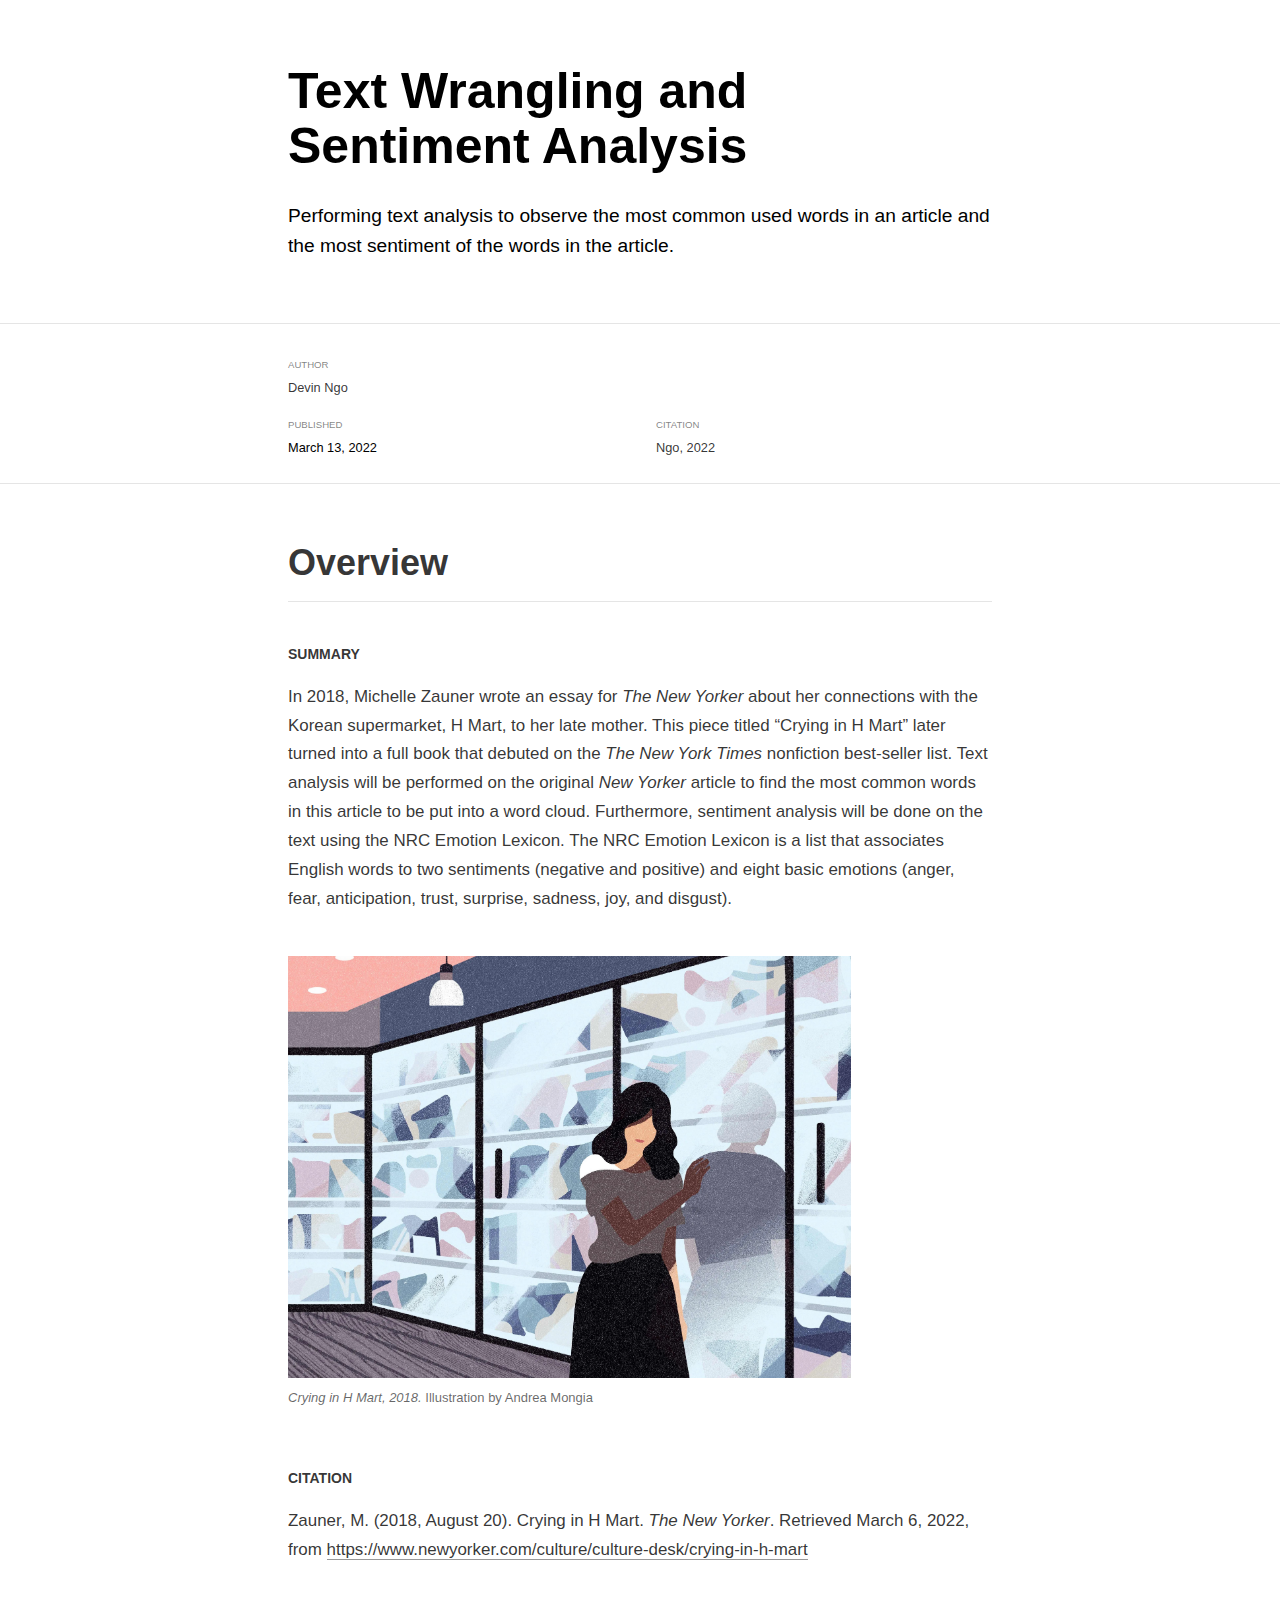
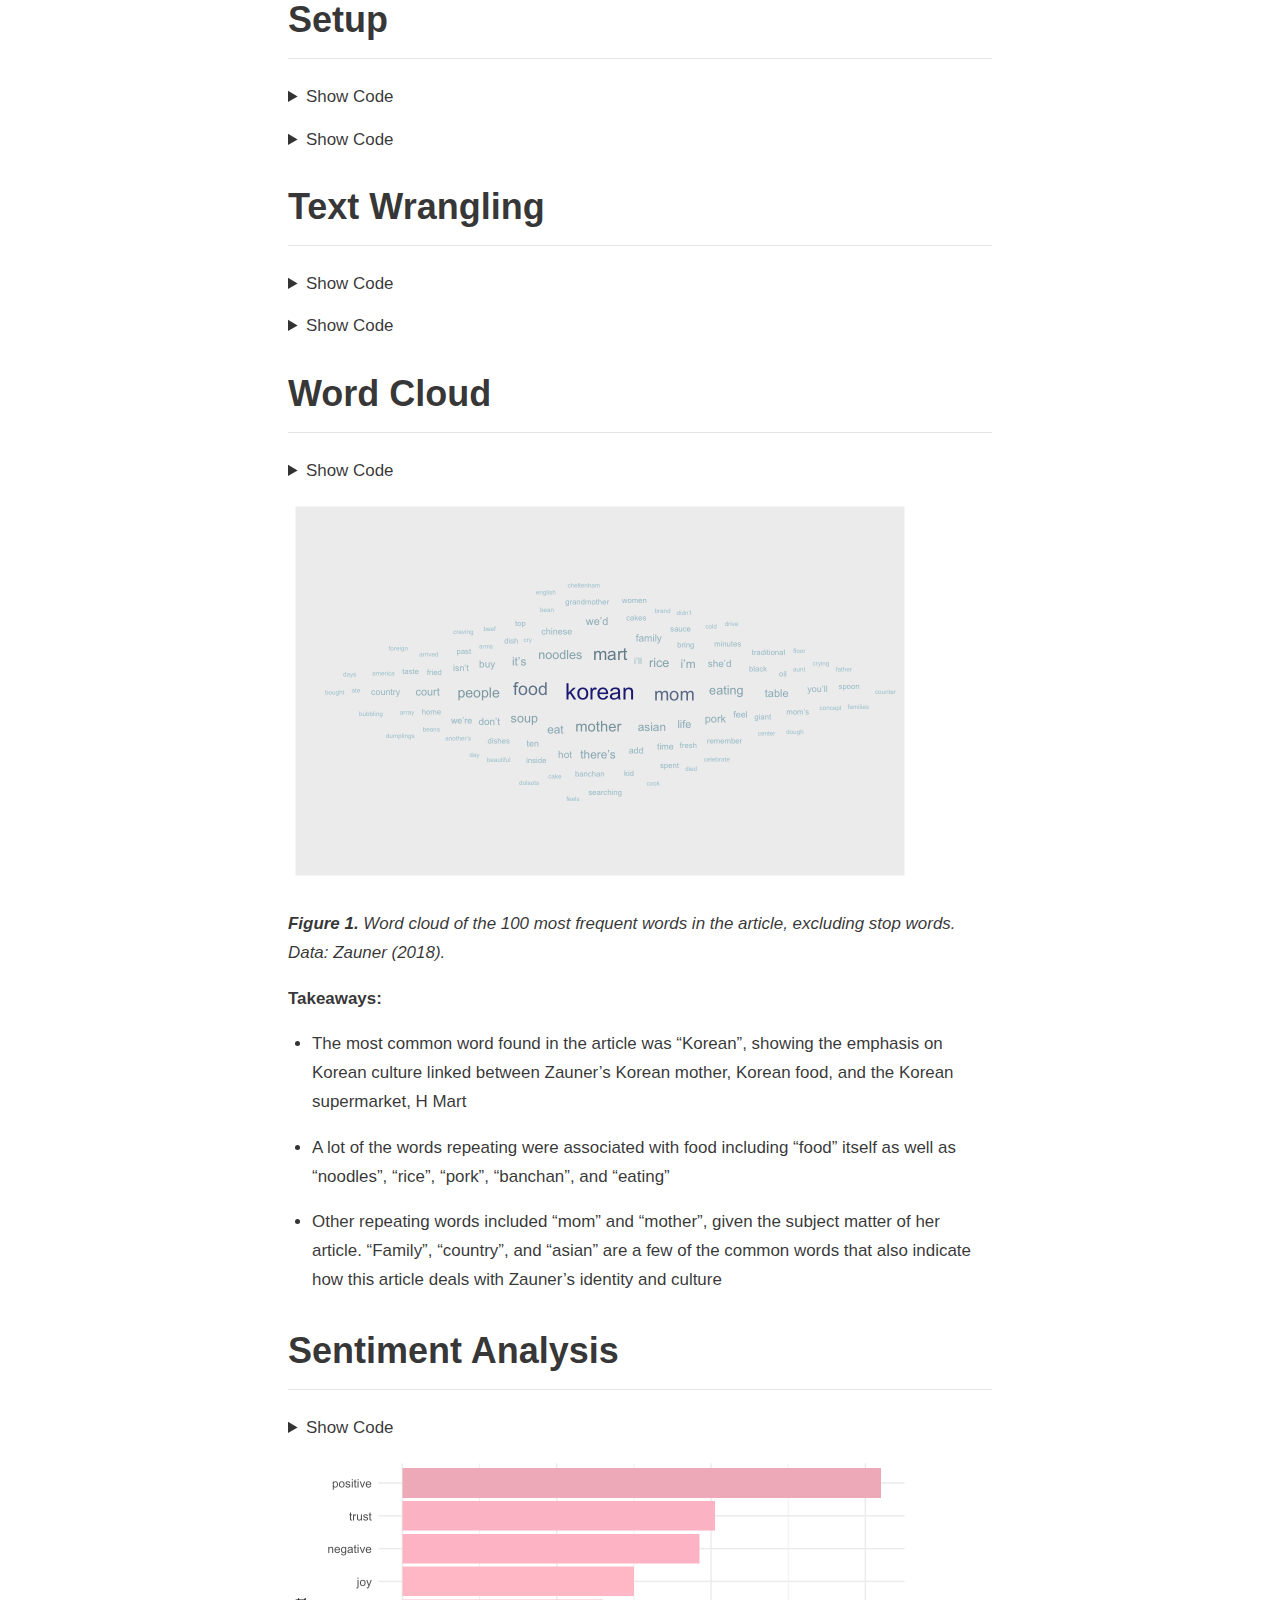
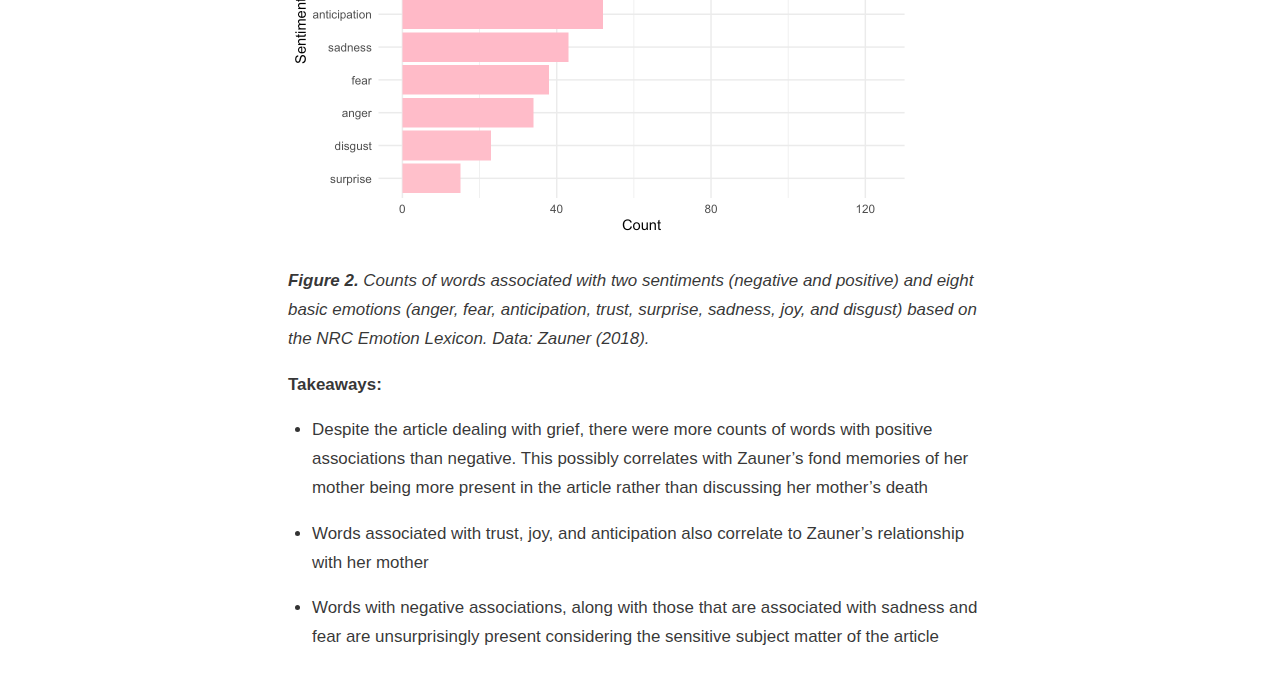
<file: _posts/2022-03-13-textanalysis/textanalysis.html>
<!DOCTYPE html>

<html xmlns="http://www.w3.org/1999/xhtml" lang="" xml:lang="">

<head>
  <meta charset="utf-8"/>
  <meta name="viewport" content="width=device-width, initial-scale=1"/>
  <meta http-equiv="X-UA-Compatible" content="IE=Edge,chrome=1"/>
  <meta name="generator" content="distill" />

  <style type="text/css">
  /* Hide doc at startup (prevent jankiness while JS renders/transforms) */
  body {
    visibility: hidden;
  }
  </style>

 <!--radix_placeholder_import_source-->
 <!--/radix_placeholder_import_source-->

<style type="text/css">code{white-space: pre;}</style>
<style type="text/css" data-origin="pandoc">
pre > code.sourceCode { white-space: pre; position: relative; }
pre > code.sourceCode > span { display: inline-block; line-height: 1.25; }
pre > code.sourceCode > span:empty { height: 1.2em; }
.sourceCode { overflow: visible; }
code.sourceCode > span { color: inherit; text-decoration: inherit; }
div.sourceCode { margin: 1em 0; }
pre.sourceCode { margin: 0; }
@media screen {
div.sourceCode { overflow: auto; }
}
@media print {
pre > code.sourceCode { white-space: pre-wrap; }
pre > code.sourceCode > span { text-indent: -5em; padding-left: 5em; }
}
pre.numberSource code
  { counter-reset: source-line 0; }
pre.numberSource code > span
  { position: relative; left: -4em; counter-increment: source-line; }
pre.numberSource code > span > a:first-child::before
  { content: counter(source-line);
    position: relative; left: -1em; text-align: right; vertical-align: baseline;
    border: none; display: inline-block;
    -webkit-touch-callout: none; -webkit-user-select: none;
    -khtml-user-select: none; -moz-user-select: none;
    -ms-user-select: none; user-select: none;
    padding: 0 4px; width: 4em;
    color: #aaaaaa;
  }
pre.numberSource { margin-left: 3em; border-left: 1px solid #aaaaaa;  padding-left: 4px; }
div.sourceCode
  {   }
@media screen {
pre > code.sourceCode > span > a:first-child::before { text-decoration: underline; }
}
code span.al { color: #ad0000; } /* Alert */
code span.an { color: #5e5e5e; } /* Annotation */
code span.at { } /* Attribute */
code span.bn { color: #ad0000; } /* BaseN */
code span.bu { } /* BuiltIn */
code span.cf { color: #007ba5; } /* ControlFlow */
code span.ch { color: #20794d; } /* Char */
code span.cn { color: #8f5902; } /* Constant */
code span.co { color: #5e5e5e; } /* Comment */
code span.cv { color: #5e5e5e; font-style: italic; } /* CommentVar */
code span.do { color: #5e5e5e; font-style: italic; } /* Documentation */
code span.dt { color: #ad0000; } /* DataType */
code span.dv { color: #ad0000; } /* DecVal */
code span.er { color: #ad0000; } /* Error */
code span.ex { } /* Extension */
code span.fl { color: #ad0000; } /* Float */
code span.fu { color: #4758ab; } /* Function */
code span.im { } /* Import */
code span.in { color: #5e5e5e; } /* Information */
code span.kw { color: #007ba5; } /* Keyword */
code span.op { color: #5e5e5e; } /* Operator */
code span.ot { color: #007ba5; } /* Other */
code span.pp { color: #ad0000; } /* Preprocessor */
code span.sc { color: #5e5e5e; } /* SpecialChar */
code span.ss { color: #20794d; } /* SpecialString */
code span.st { color: #20794d; } /* String */
code span.va { color: #111111; } /* Variable */
code span.vs { color: #20794d; } /* VerbatimString */
code span.wa { color: #5e5e5e; font-style: italic; } /* Warning */
</style>


  <!--radix_placeholder_meta_tags-->
  <title>Text Wrangling and Sentiment Analysis</title>

  <meta property="description" itemprop="description" content="Performing text analysis to observe the most common used words in an article and the most sentiment of the words in the article."/>


  <!--  https://schema.org/Article -->
  <meta property="article:published" itemprop="datePublished" content="2022-03-13"/>
  <meta property="article:created" itemprop="dateCreated" content="2022-03-13"/>
  <meta name="article:author" content="Devin Ngo"/>

  <!--  https://developers.facebook.com/docs/sharing/webmasters#markup -->
  <meta property="og:title" content="Text Wrangling and Sentiment Analysis"/>
  <meta property="og:type" content="article"/>
  <meta property="og:description" content="Performing text analysis to observe the most common used words in an article and the most sentiment of the words in the article."/>
  <meta property="og:locale" content="en_US"/>

  <!--  https://dev.twitter.com/cards/types/summary -->
  <meta property="twitter:card" content="summary"/>
  <meta property="twitter:title" content="Text Wrangling and Sentiment Analysis"/>
  <meta property="twitter:description" content="Performing text analysis to observe the most common used words in an article and the most sentiment of the words in the article."/>

  <!--/radix_placeholder_meta_tags-->
  <!--radix_placeholder_rmarkdown_metadata-->

  <script type="text/json" id="radix-rmarkdown-metadata">
  {"type":"list","attributes":{"names":{"type":"character","attributes":{},"value":["title","description","author","date","output"]}},"value":[{"type":"character","attributes":{},"value":["Text Wrangling and Sentiment Analysis"]},{"type":"character","attributes":{},"value":["Performing text analysis to observe the most common used words in an article and the most sentiment of the words in the article. \n"]},{"type":"list","attributes":{},"value":[{"type":"list","attributes":{"names":{"type":"character","attributes":{},"value":["name","url"]}},"value":[{"type":"character","attributes":{},"value":["Devin Ngo"]},{"type":"list","attributes":{"names":{"type":"character","attributes":{},"value":[]}},"value":[]}]}]},{"type":"character","attributes":{},"value":["2022-03-13"]},{"type":"list","attributes":{"names":{"type":"character","attributes":{},"value":["distill::distill_article"]}},"value":[{"type":"list","attributes":{"names":{"type":"character","attributes":{},"value":["self_contained","code_folding"]}},"value":[{"type":"logical","attributes":{},"value":[false]},{"type":"character","attributes":{},"value":["Show Code"]}]}]}]}
  </script>
  <!--/radix_placeholder_rmarkdown_metadata-->
  
  <script type="text/json" id="radix-resource-manifest">
  {"type":"character","attributes":{},"value":["data/crying_in_hmart.pdf","hmart.jpg","textanalysis_files/anchor-4.2.2/anchor.min.js","textanalysis_files/bowser-1.9.3/bowser.min.js","textanalysis_files/distill-2.2.21/template.v2.js","textanalysis_files/figure-html5/unnamed-chunk-4-1.png","textanalysis_files/figure-html5/unnamed-chunk-5-1.png","textanalysis_files/header-attrs-2.11/header-attrs.js","textanalysis_files/jquery-3.6.0/jquery-3.6.0.js","textanalysis_files/jquery-3.6.0/jquery-3.6.0.min.js","textanalysis_files/jquery-3.6.0/jquery-3.6.0.min.map","textanalysis_files/popper-2.6.0/popper.min.js","textanalysis_files/tippy-6.2.7/tippy-bundle.umd.min.js","textanalysis_files/tippy-6.2.7/tippy-light-border.css","textanalysis_files/tippy-6.2.7/tippy.css","textanalysis_files/tippy-6.2.7/tippy.umd.min.js","textanalysis_files/webcomponents-2.0.0/webcomponents.js"]}
  </script>
  <!--radix_placeholder_navigation_in_header-->
  <!--/radix_placeholder_navigation_in_header-->
  <!--radix_placeholder_distill-->

  <style type="text/css">

  body {
    background-color: white;
  }

  .pandoc-table {
    width: 100%;
  }

  .pandoc-table>caption {
    margin-bottom: 10px;
  }

  .pandoc-table th:not([align]) {
    text-align: left;
  }

  .pagedtable-footer {
    font-size: 15px;
  }

  d-byline .byline {
    grid-template-columns: 2fr 2fr;
  }

  d-byline .byline h3 {
    margin-block-start: 1.5em;
  }

  d-byline .byline .authors-affiliations h3 {
    margin-block-start: 0.5em;
  }

  .authors-affiliations .orcid-id {
    width: 16px;
    height:16px;
    margin-left: 4px;
    margin-right: 4px;
    vertical-align: middle;
    padding-bottom: 2px;
  }

  d-title .dt-tags {
    margin-top: 1em;
    grid-column: text;
  }

  .dt-tags .dt-tag {
    text-decoration: none;
    display: inline-block;
    color: rgba(0,0,0,0.6);
    padding: 0em 0.4em;
    margin-right: 0.5em;
    margin-bottom: 0.4em;
    font-size: 70%;
    border: 1px solid rgba(0,0,0,0.2);
    border-radius: 3px;
    text-transform: uppercase;
    font-weight: 500;
  }

  d-article table.gt_table td,
  d-article table.gt_table th {
    border-bottom: none;
  }

  .html-widget {
    margin-bottom: 2.0em;
  }

  .l-screen-inset {
    padding-right: 16px;
  }

  .l-screen .caption {
    margin-left: 10px;
  }

  .shaded {
    background: rgb(247, 247, 247);
    padding-top: 20px;
    padding-bottom: 20px;
    border-top: 1px solid rgba(0, 0, 0, 0.1);
    border-bottom: 1px solid rgba(0, 0, 0, 0.1);
  }

  .shaded .html-widget {
    margin-bottom: 0;
    border: 1px solid rgba(0, 0, 0, 0.1);
  }

  .shaded .shaded-content {
    background: white;
  }

  .text-output {
    margin-top: 0;
    line-height: 1.5em;
  }

  .hidden {
    display: none !important;
  }

  d-article {
    padding-top: 2.5rem;
    padding-bottom: 30px;
  }

  d-appendix {
    padding-top: 30px;
  }

  d-article>p>img {
    width: 100%;
  }

  d-article h2 {
    margin: 1rem 0 1.5rem 0;
  }

  d-article h3 {
    margin-top: 1.5rem;
  }

  d-article iframe {
    border: 1px solid rgba(0, 0, 0, 0.1);
    margin-bottom: 2.0em;
    width: 100%;
  }

  /* Tweak code blocks */

  d-article div.sourceCode code,
  d-article pre code {
    font-family: Consolas, Monaco, 'Andale Mono', 'Ubuntu Mono', monospace;
  }

  d-article pre,
  d-article div.sourceCode,
  d-article div.sourceCode pre {
    overflow: auto;
  }

  d-article div.sourceCode {
    background-color: white;
  }

  d-article div.sourceCode pre {
    padding-left: 10px;
    font-size: 12px;
    border-left: 2px solid rgba(0,0,0,0.1);
  }

  d-article pre {
    font-size: 12px;
    color: black;
    background: none;
    margin-top: 0;
    text-align: left;
    white-space: pre;
    word-spacing: normal;
    word-break: normal;
    word-wrap: normal;
    line-height: 1.5;

    -moz-tab-size: 4;
    -o-tab-size: 4;
    tab-size: 4;

    -webkit-hyphens: none;
    -moz-hyphens: none;
    -ms-hyphens: none;
    hyphens: none;
  }

  d-article pre a {
    border-bottom: none;
  }

  d-article pre a:hover {
    border-bottom: none;
    text-decoration: underline;
  }

  d-article details {
    grid-column: text;
    margin-bottom: 0.8em;
  }

  @media(min-width: 768px) {

  d-article pre,
  d-article div.sourceCode,
  d-article div.sourceCode pre {
    overflow: visible !important;
  }

  d-article div.sourceCode pre {
    padding-left: 18px;
    font-size: 14px;
  }

  d-article pre {
    font-size: 14px;
  }

  }

  figure img.external {
    background: white;
    border: 1px solid rgba(0, 0, 0, 0.1);
    box-shadow: 0 1px 8px rgba(0, 0, 0, 0.1);
    padding: 18px;
    box-sizing: border-box;
  }

  /* CSS for d-contents */

  .d-contents {
    grid-column: text;
    color: rgba(0,0,0,0.8);
    font-size: 0.9em;
    padding-bottom: 1em;
    margin-bottom: 1em;
    padding-bottom: 0.5em;
    margin-bottom: 1em;
    padding-left: 0.25em;
    justify-self: start;
  }

  @media(min-width: 1000px) {
    .d-contents.d-contents-float {
      height: 0;
      grid-column-start: 1;
      grid-column-end: 4;
      justify-self: center;
      padding-right: 3em;
      padding-left: 2em;
    }
  }

  .d-contents nav h3 {
    font-size: 18px;
    margin-top: 0;
    margin-bottom: 1em;
  }

  .d-contents li {
    list-style-type: none
  }

  .d-contents nav > ul {
    padding-left: 0;
  }

  .d-contents ul {
    padding-left: 1em
  }

  .d-contents nav ul li {
    margin-top: 0.6em;
    margin-bottom: 0.2em;
  }

  .d-contents nav a {
    font-size: 13px;
    border-bottom: none;
    text-decoration: none
    color: rgba(0, 0, 0, 0.8);
  }

  .d-contents nav a:hover {
    text-decoration: underline solid rgba(0, 0, 0, 0.6)
  }

  .d-contents nav > ul > li > a {
    font-weight: 600;
  }

  .d-contents nav > ul > li > ul {
    font-weight: inherit;
  }

  .d-contents nav > ul > li > ul > li {
    margin-top: 0.2em;
  }


  .d-contents nav ul {
    margin-top: 0;
    margin-bottom: 0.25em;
  }

  .d-article-with-toc h2:nth-child(2) {
    margin-top: 0;
  }


  /* Figure */

  .figure {
    position: relative;
    margin-bottom: 2.5em;
    margin-top: 1.5em;
  }

  .figure img {
    width: 100%;
  }

  .figure .caption {
    color: rgba(0, 0, 0, 0.6);
    font-size: 12px;
    line-height: 1.5em;
  }

  .figure img.external {
    background: white;
    border: 1px solid rgba(0, 0, 0, 0.1);
    box-shadow: 0 1px 8px rgba(0, 0, 0, 0.1);
    padding: 18px;
    box-sizing: border-box;
  }

  .figure .caption a {
    color: rgba(0, 0, 0, 0.6);
  }

  .figure .caption b,
  .figure .caption strong, {
    font-weight: 600;
    color: rgba(0, 0, 0, 1.0);
  }

  /* Citations */

  d-article .citation {
    color: inherit;
    cursor: inherit;
  }

  div.hanging-indent{
    margin-left: 1em; text-indent: -1em;
  }

  /* Citation hover box */

  .tippy-box[data-theme~=light-border] {
    background-color: rgba(250, 250, 250, 0.95);
  }

  .tippy-content > p {
    margin-bottom: 0;
    padding: 2px;
  }


  /* Tweak 1000px media break to show more text */

  @media(min-width: 1000px) {
    .base-grid,
    distill-header,
    d-title,
    d-abstract,
    d-article,
    d-appendix,
    distill-appendix,
    d-byline,
    d-footnote-list,
    d-citation-list,
    distill-footer {
      grid-template-columns: [screen-start] 1fr [page-start kicker-start] 80px [middle-start] 50px [text-start kicker-end] 65px 65px 65px 65px 65px 65px 65px 65px [text-end gutter-start] 65px [middle-end] 65px [page-end gutter-end] 1fr [screen-end];
      grid-column-gap: 16px;
    }

    .grid {
      grid-column-gap: 16px;
    }

    d-article {
      font-size: 1.06rem;
      line-height: 1.7em;
    }
    figure .caption, .figure .caption, figure figcaption {
      font-size: 13px;
    }
  }

  @media(min-width: 1180px) {
    .base-grid,
    distill-header,
    d-title,
    d-abstract,
    d-article,
    d-appendix,
    distill-appendix,
    d-byline,
    d-footnote-list,
    d-citation-list,
    distill-footer {
      grid-template-columns: [screen-start] 1fr [page-start kicker-start] 60px [middle-start] 60px [text-start kicker-end] 60px 60px 60px 60px 60px 60px 60px 60px [text-end gutter-start] 60px [middle-end] 60px [page-end gutter-end] 1fr [screen-end];
      grid-column-gap: 32px;
    }

    .grid {
      grid-column-gap: 32px;
    }
  }


  /* Get the citation styles for the appendix (not auto-injected on render since
     we do our own rendering of the citation appendix) */

  d-appendix .citation-appendix,
  .d-appendix .citation-appendix {
    font-size: 11px;
    line-height: 15px;
    border-left: 1px solid rgba(0, 0, 0, 0.1);
    padding-left: 18px;
    border: 1px solid rgba(0,0,0,0.1);
    background: rgba(0, 0, 0, 0.02);
    padding: 10px 18px;
    border-radius: 3px;
    color: rgba(150, 150, 150, 1);
    overflow: hidden;
    margin-top: -12px;
    white-space: pre-wrap;
    word-wrap: break-word;
  }

  /* Include appendix styles here so they can be overridden */

  d-appendix {
    contain: layout style;
    font-size: 0.8em;
    line-height: 1.7em;
    margin-top: 60px;
    margin-bottom: 0;
    border-top: 1px solid rgba(0, 0, 0, 0.1);
    color: rgba(0,0,0,0.5);
    padding-top: 60px;
    padding-bottom: 48px;
  }

  d-appendix h3 {
    grid-column: page-start / text-start;
    font-size: 15px;
    font-weight: 500;
    margin-top: 1em;
    margin-bottom: 0;
    color: rgba(0,0,0,0.65);
  }

  d-appendix h3 + * {
    margin-top: 1em;
  }

  d-appendix ol {
    padding: 0 0 0 15px;
  }

  @media (min-width: 768px) {
    d-appendix ol {
      padding: 0 0 0 30px;
      margin-left: -30px;
    }
  }

  d-appendix li {
    margin-bottom: 1em;
  }

  d-appendix a {
    color: rgba(0, 0, 0, 0.6);
  }

  d-appendix > * {
    grid-column: text;
  }

  d-appendix > d-footnote-list,
  d-appendix > d-citation-list,
  d-appendix > distill-appendix {
    grid-column: screen;
  }

  /* Include footnote styles here so they can be overridden */

  d-footnote-list {
    contain: layout style;
  }

  d-footnote-list > * {
    grid-column: text;
  }

  d-footnote-list a.footnote-backlink {
    color: rgba(0,0,0,0.3);
    padding-left: 0.5em;
  }



  /* Anchor.js */

  .anchorjs-link {
    /*transition: all .25s linear; */
    text-decoration: none;
    border-bottom: none;
  }
  *:hover > .anchorjs-link {
    margin-left: -1.125em !important;
    text-decoration: none;
    border-bottom: none;
  }

  /* Social footer */

  .social_footer {
    margin-top: 30px;
    margin-bottom: 0;
    color: rgba(0,0,0,0.67);
  }

  .disqus-comments {
    margin-right: 30px;
  }

  .disqus-comment-count {
    border-bottom: 1px solid rgba(0, 0, 0, 0.4);
    cursor: pointer;
  }

  #disqus_thread {
    margin-top: 30px;
  }

  .article-sharing a {
    border-bottom: none;
    margin-right: 8px;
  }

  .article-sharing a:hover {
    border-bottom: none;
  }

  .sidebar-section.subscribe {
    font-size: 12px;
    line-height: 1.6em;
  }

  .subscribe p {
    margin-bottom: 0.5em;
  }


  .article-footer .subscribe {
    font-size: 15px;
    margin-top: 45px;
  }


  .sidebar-section.custom {
    font-size: 12px;
    line-height: 1.6em;
  }

  .custom p {
    margin-bottom: 0.5em;
  }

  /* Styles for listing layout (hide title) */
  .layout-listing d-title, .layout-listing .d-title {
    display: none;
  }

  /* Styles for posts lists (not auto-injected) */


  .posts-with-sidebar {
    padding-left: 45px;
    padding-right: 45px;
  }

  .posts-list .description h2,
  .posts-list .description p {
    font-family: -apple-system, BlinkMacSystemFont, "Segoe UI", Roboto, Oxygen, Ubuntu, Cantarell, "Fira Sans", "Droid Sans", "Helvetica Neue", Arial, sans-serif;
  }

  .posts-list .description h2 {
    font-weight: 700;
    border-bottom: none;
    padding-bottom: 0;
  }

  .posts-list h2.post-tag {
    border-bottom: 1px solid rgba(0, 0, 0, 0.2);
    padding-bottom: 12px;
  }
  .posts-list {
    margin-top: 60px;
    margin-bottom: 24px;
  }

  .posts-list .post-preview {
    text-decoration: none;
    overflow: hidden;
    display: block;
    border-bottom: 1px solid rgba(0, 0, 0, 0.1);
    padding: 24px 0;
  }

  .post-preview-last {
    border-bottom: none !important;
  }

  .posts-list .posts-list-caption {
    grid-column: screen;
    font-weight: 400;
  }

  .posts-list .post-preview h2 {
    margin: 0 0 6px 0;
    line-height: 1.2em;
    font-style: normal;
    font-size: 24px;
  }

  .posts-list .post-preview p {
    margin: 0 0 12px 0;
    line-height: 1.4em;
    font-size: 16px;
  }

  .posts-list .post-preview .thumbnail {
    box-sizing: border-box;
    margin-bottom: 24px;
    position: relative;
    max-width: 500px;
  }
  .posts-list .post-preview img {
    width: 100%;
    display: block;
  }

  .posts-list .metadata {
    font-size: 12px;
    line-height: 1.4em;
    margin-bottom: 18px;
  }

  .posts-list .metadata > * {
    display: inline-block;
  }

  .posts-list .metadata .publishedDate {
    margin-right: 2em;
  }

  .posts-list .metadata .dt-authors {
    display: block;
    margin-top: 0.3em;
    margin-right: 2em;
  }

  .posts-list .dt-tags {
    display: block;
    line-height: 1em;
  }

  .posts-list .dt-tags .dt-tag {
    display: inline-block;
    color: rgba(0,0,0,0.6);
    padding: 0.3em 0.4em;
    margin-right: 0.2em;
    margin-bottom: 0.4em;
    font-size: 60%;
    border: 1px solid rgba(0,0,0,0.2);
    border-radius: 3px;
    text-transform: uppercase;
    font-weight: 500;
  }

  .posts-list img {
    opacity: 1;
  }

  .posts-list img[data-src] {
    opacity: 0;
  }

  .posts-more {
    clear: both;
  }


  .posts-sidebar {
    font-size: 16px;
  }

  .posts-sidebar h3 {
    font-size: 16px;
    margin-top: 0;
    margin-bottom: 0.5em;
    font-weight: 400;
    text-transform: uppercase;
  }

  .sidebar-section {
    margin-bottom: 30px;
  }

  .categories ul {
    list-style-type: none;
    margin: 0;
    padding: 0;
  }

  .categories li {
    color: rgba(0, 0, 0, 0.8);
    margin-bottom: 0;
  }

  .categories li>a {
    border-bottom: none;
  }

  .categories li>a:hover {
    border-bottom: 1px solid rgba(0, 0, 0, 0.4);
  }

  .categories .active {
    font-weight: 600;
  }

  .categories .category-count {
    color: rgba(0, 0, 0, 0.4);
  }


  @media(min-width: 768px) {
    .posts-list .post-preview h2 {
      font-size: 26px;
    }
    .posts-list .post-preview .thumbnail {
      float: right;
      width: 30%;
      margin-bottom: 0;
    }
    .posts-list .post-preview .description {
      float: left;
      width: 45%;
    }
    .posts-list .post-preview .metadata {
      float: left;
      width: 20%;
      margin-top: 8px;
    }
    .posts-list .post-preview p {
      margin: 0 0 12px 0;
      line-height: 1.5em;
      font-size: 16px;
    }
    .posts-with-sidebar .posts-list {
      float: left;
      width: 75%;
    }
    .posts-with-sidebar .posts-sidebar {
      float: right;
      width: 20%;
      margin-top: 60px;
      padding-top: 24px;
      padding-bottom: 24px;
    }
  }


  /* Improve display for browsers without grid (IE/Edge <= 15) */

  .downlevel {
    line-height: 1.6em;
    font-family: -apple-system, BlinkMacSystemFont, "Segoe UI", Roboto, Oxygen, Ubuntu, Cantarell, "Fira Sans", "Droid Sans", "Helvetica Neue", Arial, sans-serif;
    margin: 0;
  }

  .downlevel .d-title {
    padding-top: 6rem;
    padding-bottom: 1.5rem;
  }

  .downlevel .d-title h1 {
    font-size: 50px;
    font-weight: 700;
    line-height: 1.1em;
    margin: 0 0 0.5rem;
  }

  .downlevel .d-title p {
    font-weight: 300;
    font-size: 1.2rem;
    line-height: 1.55em;
    margin-top: 0;
  }

  .downlevel .d-byline {
    padding-top: 0.8em;
    padding-bottom: 0.8em;
    font-size: 0.8rem;
    line-height: 1.8em;
  }

  .downlevel .section-separator {
    border: none;
    border-top: 1px solid rgba(0, 0, 0, 0.1);
  }

  .downlevel .d-article {
    font-size: 1.06rem;
    line-height: 1.7em;
    padding-top: 1rem;
    padding-bottom: 2rem;
  }


  .downlevel .d-appendix {
    padding-left: 0;
    padding-right: 0;
    max-width: none;
    font-size: 0.8em;
    line-height: 1.7em;
    margin-bottom: 0;
    color: rgba(0,0,0,0.5);
    padding-top: 40px;
    padding-bottom: 48px;
  }

  .downlevel .footnotes ol {
    padding-left: 13px;
  }

  .downlevel .base-grid,
  .downlevel .distill-header,
  .downlevel .d-title,
  .downlevel .d-abstract,
  .downlevel .d-article,
  .downlevel .d-appendix,
  .downlevel .distill-appendix,
  .downlevel .d-byline,
  .downlevel .d-footnote-list,
  .downlevel .d-citation-list,
  .downlevel .distill-footer,
  .downlevel .appendix-bottom,
  .downlevel .posts-container {
    padding-left: 40px;
    padding-right: 40px;
  }

  @media(min-width: 768px) {
    .downlevel .base-grid,
    .downlevel .distill-header,
    .downlevel .d-title,
    .downlevel .d-abstract,
    .downlevel .d-article,
    .downlevel .d-appendix,
    .downlevel .distill-appendix,
    .downlevel .d-byline,
    .downlevel .d-footnote-list,
    .downlevel .d-citation-list,
    .downlevel .distill-footer,
    .downlevel .appendix-bottom,
    .downlevel .posts-container {
    padding-left: 150px;
    padding-right: 150px;
    max-width: 900px;
  }
  }

  .downlevel pre code {
    display: block;
    border-left: 2px solid rgba(0, 0, 0, .1);
    padding: 0 0 0 20px;
    font-size: 14px;
  }

  .downlevel code, .downlevel pre {
    color: black;
    background: none;
    font-family: Consolas, Monaco, 'Andale Mono', 'Ubuntu Mono', monospace;
    text-align: left;
    white-space: pre;
    word-spacing: normal;
    word-break: normal;
    word-wrap: normal;
    line-height: 1.5;

    -moz-tab-size: 4;
    -o-tab-size: 4;
    tab-size: 4;

    -webkit-hyphens: none;
    -moz-hyphens: none;
    -ms-hyphens: none;
    hyphens: none;
  }

  .downlevel .posts-list .post-preview {
    color: inherit;
  }



  </style>

  <script type="application/javascript">

  function is_downlevel_browser() {
    if (bowser.isUnsupportedBrowser({ msie: "12", msedge: "16"},
                                   window.navigator.userAgent)) {
      return true;
    } else {
      return window.load_distill_framework === undefined;
    }
  }

  // show body when load is complete
  function on_load_complete() {

    // add anchors
    if (window.anchors) {
      window.anchors.options.placement = 'left';
      window.anchors.add('d-article > h2, d-article > h3, d-article > h4, d-article > h5');
    }


    // set body to visible
    document.body.style.visibility = 'visible';

    // force redraw for leaflet widgets
    if (window.HTMLWidgets) {
      var maps = window.HTMLWidgets.findAll(".leaflet");
      $.each(maps, function(i, el) {
        var map = this.getMap();
        map.invalidateSize();
        map.eachLayer(function(layer) {
          if (layer instanceof L.TileLayer)
            layer.redraw();
        });
      });
    }

    // trigger 'shown' so htmlwidgets resize
    $('d-article').trigger('shown');
  }

  function init_distill() {

    init_common();

    // create front matter
    var front_matter = $('<d-front-matter></d-front-matter>');
    $('#distill-front-matter').wrap(front_matter);

    // create d-title
    $('.d-title').changeElementType('d-title');

    // create d-byline
    var byline = $('<d-byline></d-byline>');
    $('.d-byline').replaceWith(byline);

    // create d-article
    var article = $('<d-article></d-article>');
    $('.d-article').wrap(article).children().unwrap();

    // move posts container into article
    $('.posts-container').appendTo($('d-article'));

    // create d-appendix
    $('.d-appendix').changeElementType('d-appendix');

    // flag indicating that we have appendix items
    var appendix = $('.appendix-bottom').children('h3').length > 0;

    // replace footnotes with <d-footnote>
    $('.footnote-ref').each(function(i, val) {
      appendix = true;
      var href = $(this).attr('href');
      var id = href.replace('#', '');
      var fn = $('#' + id);
      var fn_p = $('#' + id + '>p');
      fn_p.find('.footnote-back').remove();
      var text = fn_p.html();
      var dtfn = $('<d-footnote></d-footnote>');
      dtfn.html(text);
      $(this).replaceWith(dtfn);
    });
    // remove footnotes
    $('.footnotes').remove();

    // move refs into #references-listing
    $('#references-listing').replaceWith($('#refs'));

    $('h1.appendix, h2.appendix').each(function(i, val) {
      $(this).changeElementType('h3');
    });
    $('h3.appendix').each(function(i, val) {
      var id = $(this).attr('id');
      $('.d-contents a[href="#' + id + '"]').parent().remove();
      appendix = true;
      $(this).nextUntil($('h1, h2, h3')).addBack().appendTo($('d-appendix'));
    });

    // show d-appendix if we have appendix content
    $("d-appendix").css('display', appendix ? 'grid' : 'none');

    // localize layout chunks to just output
    $('.layout-chunk').each(function(i, val) {

      // capture layout
      var layout = $(this).attr('data-layout');

      // apply layout to markdown level block elements
      var elements = $(this).children().not('details, div.sourceCode, pre, script');
      elements.each(function(i, el) {
        var layout_div = $('<div class="' + layout + '"></div>');
        if (layout_div.hasClass('shaded')) {
          var shaded_content = $('<div class="shaded-content"></div>');
          $(this).wrap(shaded_content);
          $(this).parent().wrap(layout_div);
        } else {
          $(this).wrap(layout_div);
        }
      });


      // unwrap the layout-chunk div
      $(this).children().unwrap();
    });

    // remove code block used to force  highlighting css
    $('.distill-force-highlighting-css').parent().remove();

    // remove empty line numbers inserted by pandoc when using a
    // custom syntax highlighting theme
    $('code.sourceCode a:empty').remove();

    // load distill framework
    load_distill_framework();

    // wait for window.distillRunlevel == 4 to do post processing
    function distill_post_process() {

      if (!window.distillRunlevel || window.distillRunlevel < 4)
        return;

      // hide author/affiliations entirely if we have no authors
      var front_matter = JSON.parse($("#distill-front-matter").html());
      var have_authors = front_matter.authors && front_matter.authors.length > 0;
      if (!have_authors)
        $('d-byline').addClass('hidden');

      // article with toc class
      $('.d-contents').parent().addClass('d-article-with-toc');

      // strip links that point to #
      $('.authors-affiliations').find('a[href="#"]').removeAttr('href');

      // add orcid ids
      $('.authors-affiliations').find('.author').each(function(i, el) {
        var orcid_id = front_matter.authors[i].orcidID;
        if (orcid_id) {
          var a = $('<a></a>');
          a.attr('href', 'https://orcid.org/' + orcid_id);
          var img = $('<img></img>');
          img.addClass('orcid-id');
          img.attr('alt', 'ORCID ID');
          img.attr('src','[data-uri]');
          a.append(img);
          $(this).append(a);
        }
      });

      // hide elements of author/affiliations grid that have no value
      function hide_byline_column(caption) {
        $('d-byline').find('h3:contains("' + caption + '")').parent().css('visibility', 'hidden');
      }

      // affiliations
      var have_affiliations = false;
      for (var i = 0; i<front_matter.authors.length; ++i) {
        var author = front_matter.authors[i];
        if (author.affiliation !== "&nbsp;") {
          have_affiliations = true;
          break;
        }
      }
      if (!have_affiliations)
        $('d-byline').find('h3:contains("Affiliations")').css('visibility', 'hidden');

      // published date
      if (!front_matter.publishedDate)
        hide_byline_column("Published");

      // document object identifier
      var doi = $('d-byline').find('h3:contains("DOI")');
      var doi_p = doi.next().empty();
      if (!front_matter.doi) {
        // if we have a citation and valid citationText then link to that
        if ($('#citation').length > 0 && front_matter.citationText) {
          doi.html('Citation');
          $('<a href="#citation"></a>')
            .text(front_matter.citationText)
            .appendTo(doi_p);
        } else {
          hide_byline_column("DOI");
        }
      } else {
        $('<a></a>')
           .attr('href', "https://doi.org/" + front_matter.doi)
           .html(front_matter.doi)
           .appendTo(doi_p);
      }

       // change plural form of authors/affiliations
      if (front_matter.authors.length === 1) {
        var grid = $('.authors-affiliations');
        grid.children('h3:contains("Authors")').text('Author');
        grid.children('h3:contains("Affiliations")').text('Affiliation');
      }

      // remove d-appendix and d-footnote-list local styles
      $('d-appendix > style:first-child').remove();
      $('d-footnote-list > style:first-child').remove();

      // move appendix-bottom entries to the bottom
      $('.appendix-bottom').appendTo('d-appendix').children().unwrap();
      $('.appendix-bottom').remove();

      // hoverable references
      $('span.citation[data-cites]').each(function() {
        var refs = $(this).attr('data-cites').split(" ");
        var refHtml = refs.map(function(ref) {
          return "<p>" + $('#ref-' + ref).html() + "</p>";
        }).join("\n");
        window.tippy(this, {
          allowHTML: true,
          content: refHtml,
          maxWidth: 500,
          interactive: true,
          interactiveBorder: 10,
          theme: 'light-border',
          placement: 'bottom-start'
        });
      });

      // clear polling timer
      clearInterval(tid);

      // show body now that everything is ready
      on_load_complete();
    }

    var tid = setInterval(distill_post_process, 50);
    distill_post_process();

  }

  function init_downlevel() {

    init_common();

     // insert hr after d-title
    $('.d-title').after($('<hr class="section-separator"/>'));

    // check if we have authors
    var front_matter = JSON.parse($("#distill-front-matter").html());
    var have_authors = front_matter.authors && front_matter.authors.length > 0;

    // manage byline/border
    if (!have_authors)
      $('.d-byline').remove();
    $('.d-byline').after($('<hr class="section-separator"/>'));
    $('.d-byline a').remove();

    // remove toc
    $('.d-contents').remove();

    // move appendix elements
    $('h1.appendix, h2.appendix').each(function(i, val) {
      $(this).changeElementType('h3');
    });
    $('h3.appendix').each(function(i, val) {
      $(this).nextUntil($('h1, h2, h3')).addBack().appendTo($('.d-appendix'));
    });


    // inject headers into references and footnotes
    var refs_header = $('<h3></h3>');
    refs_header.text('References');
    $('#refs').prepend(refs_header);

    var footnotes_header = $('<h3></h3');
    footnotes_header.text('Footnotes');
    $('.footnotes').children('hr').first().replaceWith(footnotes_header);

    // move appendix-bottom entries to the bottom
    $('.appendix-bottom').appendTo('.d-appendix').children().unwrap();
    $('.appendix-bottom').remove();

    // remove appendix if it's empty
    if ($('.d-appendix').children().length === 0)
      $('.d-appendix').remove();

    // prepend separator above appendix
    $('.d-appendix').before($('<hr class="section-separator" style="clear: both"/>'));

    // trim code
    $('pre>code').each(function(i, val) {
      $(this).html($.trim($(this).html()));
    });

    // move posts-container right before article
    $('.posts-container').insertBefore($('.d-article'));

    $('body').addClass('downlevel');

    on_load_complete();
  }


  function init_common() {

    // jquery plugin to change element types
    (function($) {
      $.fn.changeElementType = function(newType) {
        var attrs = {};

        $.each(this[0].attributes, function(idx, attr) {
          attrs[attr.nodeName] = attr.nodeValue;
        });

        this.replaceWith(function() {
          return $("<" + newType + "/>", attrs).append($(this).contents());
        });
      };
    })(jQuery);

    // prevent underline for linked images
    $('a > img').parent().css({'border-bottom' : 'none'});

    // mark non-body figures created by knitr chunks as 100% width
    $('.layout-chunk').each(function(i, val) {
      var figures = $(this).find('img, .html-widget');
      if ($(this).attr('data-layout') !== "l-body") {
        figures.css('width', '100%');
      } else {
        figures.css('max-width', '100%');
        figures.filter("[width]").each(function(i, val) {
          var fig = $(this);
          fig.css('width', fig.attr('width') + 'px');
        });

      }
    });

    // auto-append index.html to post-preview links in file: protocol
    // and in rstudio ide preview
    $('.post-preview').each(function(i, val) {
      if (window.location.protocol === "file:")
        $(this).attr('href', $(this).attr('href') + "index.html");
    });

    // get rid of index.html references in header
    if (window.location.protocol !== "file:") {
      $('.distill-site-header a[href]').each(function(i,val) {
        $(this).attr('href', $(this).attr('href').replace("index.html", "./"));
      });
    }

    // add class to pandoc style tables
    $('tr.header').parent('thead').parent('table').addClass('pandoc-table');
    $('.kable-table').children('table').addClass('pandoc-table');

    // add figcaption style to table captions
    $('caption').parent('table').addClass("figcaption");

    // initialize posts list
    if (window.init_posts_list)
      window.init_posts_list();

    // implmement disqus comment link
    $('.disqus-comment-count').click(function() {
      window.headroom_prevent_pin = true;
      $('#disqus_thread').toggleClass('hidden');
      if (!$('#disqus_thread').hasClass('hidden')) {
        var offset = $(this).offset();
        $(window).resize();
        $('html, body').animate({
          scrollTop: offset.top - 35
        });
      }
    });
  }

  document.addEventListener('DOMContentLoaded', function() {
    if (is_downlevel_browser())
      init_downlevel();
    else
      window.addEventListener('WebComponentsReady', init_distill);
  });

  </script>

  <!--/radix_placeholder_distill-->
  <script src="textanalysis_files/header-attrs-2.11/header-attrs.js"></script>
  <script src="textanalysis_files/jquery-3.6.0/jquery-3.6.0.min.js"></script>
  <script src="textanalysis_files/popper-2.6.0/popper.min.js"></script>
  <link href="textanalysis_files/tippy-6.2.7/tippy.css" rel="stylesheet" />
  <link href="textanalysis_files/tippy-6.2.7/tippy-light-border.css" rel="stylesheet" />
  <script src="textanalysis_files/tippy-6.2.7/tippy.umd.min.js"></script>
  <script src="textanalysis_files/anchor-4.2.2/anchor.min.js"></script>
  <script src="textanalysis_files/bowser-1.9.3/bowser.min.js"></script>
  <script src="textanalysis_files/webcomponents-2.0.0/webcomponents.js"></script>
  <script src="textanalysis_files/distill-2.2.21/template.v2.js"></script>
  <!--radix_placeholder_site_in_header-->
  <!--/radix_placeholder_site_in_header-->


</head>

<body>

<!--radix_placeholder_front_matter-->

<script id="distill-front-matter" type="text/json">
{"title":"Text Wrangling and Sentiment Analysis","description":"Performing text analysis to observe the most common used words in an article and the most sentiment of the words in the article.","authors":[{"author":"Devin Ngo","authorURL":{},"affiliation":"&nbsp;","affiliationURL":"#","orcidID":""}],"publishedDate":"2022-03-13T00:00:00.000-08:00","citationText":"Ngo, 2022"}
</script>

<!--/radix_placeholder_front_matter-->
<!--radix_placeholder_navigation_before_body-->
<!--/radix_placeholder_navigation_before_body-->
<!--radix_placeholder_site_before_body-->
<!--/radix_placeholder_site_before_body-->

<div class="d-title">
<h1>Text Wrangling and Sentiment Analysis</h1>
<!--radix_placeholder_categories-->
<!--/radix_placeholder_categories-->
<p><p>Performing text analysis to observe the most common used words in an article and the most sentiment of the words in the article.</p></p>
</div>

<div class="d-byline">
  Devin Ngo true 
  
<br/>2022-03-13
</div>

<div class="d-article">
<h2 id="overview">Overview</h2>
<h4 id="summary">Summary</h4>
<p>In 2018, Michelle Zauner wrote an essay for <em>The New Yorker</em> about her connections with the Korean supermarket, H Mart, to her late mother. This piece titled “Crying in H Mart” later turned into a full book that debuted on the <em>The New York Times</em> nonfiction best-seller list. Text analysis will be performed on the original <em>New Yorker</em> article to find the most common words in this article to be put into a word cloud. Furthermore, sentiment analysis will be done on the text using the NRC Emotion Lexicon. The NRC Emotion Lexicon is a list that associates English words to two sentiments (negative and positive) and eight basic emotions (anger, fear, anticipation, trust, surprise, sadness, joy, and disgust).</p>
<figure>
<img src="hmart.jpg" style="width:80.0%" alt="Crying in H Mart, 2018. Illustration by Andrea Mongia" /><figcaption aria-hidden="true"><em>Crying in H Mart, 2018.</em> Illustration by Andrea Mongia</figcaption>
</figure>
<h4 id="citation">Citation</h4>
<p>Zauner, M. (2018, August 20). Crying in H Mart. <em>The New Yorker</em>. Retrieved March 6, 2022, from <a href="https://www.newyorker.com/culture/culture-desk/crying-in-h-mart" class="uri">https://www.newyorker.com/culture/culture-desk/crying-in-h-mart</a></p>
<h2 id="setup">Setup</h2>
<div class="layout-chunk" data-layout="l-body">
<details>
<summary>
Show Code
</summary>
<div class="sourceCode">
<pre class="sourceCode r"><code class="sourceCode r"><span class='fu'>knitr</span><span class='fu'>::</span><span class='va'><a href='https://rdrr.io/pkg/knitr/man/opts_chunk.html'>opts_chunk</a></span><span class='op'>$</span><span class='fu'>set</span><span class='op'>(</span>echo <span class='op'>=</span> <span class='cn'>TRUE</span>, message <span class='op'>=</span> <span class='cn'>FALSE</span>, warning <span class='op'>=</span> <span class='cn'>FALSE</span><span class='op'>)</span>

<span class='kw'><a href='https://rdrr.io/r/base/library.html'>library</a></span><span class='op'>(</span><span class='va'><a href='https://tidyverse.tidyverse.org'>tidyverse</a></span><span class='op'>)</span>
<span class='kw'><a href='https://rdrr.io/r/base/library.html'>library</a></span><span class='op'>(</span><span class='va'><a href='https://github.com/juliasilge/tidytext'>tidytext</a></span><span class='op'>)</span>
<span class='kw'><a href='https://rdrr.io/r/base/library.html'>library</a></span><span class='op'>(</span><span class='va'><a href='https://github.com/EmilHvitfeldt/textdata'>textdata</a></span><span class='op'>)</span>
<span class='kw'><a href='https://rdrr.io/r/base/library.html'>library</a></span><span class='op'>(</span><span class='va'><a href='https://docs.ropensci.org/pdftools/'>pdftools</a></span><span class='op'>)</span>
<span class='kw'><a href='https://rdrr.io/r/base/library.html'>library</a></span><span class='op'>(</span><span class='va'><a href='https://github.com/lepennec/ggwordcloud'>ggwordcloud</a></span><span class='op'>)</span>
<span class='kw'><a href='https://rdrr.io/r/base/library.html'>library</a></span><span class='op'>(</span><span class='va'><a href='https://here.r-lib.org/'>here</a></span><span class='op'>)</span>
</code></pre>
</div>
</details>
</div>
<div class="layout-chunk" data-layout="l-body">
<details>
<summary>
Show Code
</summary>
<div class="sourceCode">
<pre class="sourceCode r"><code class="sourceCode r"><span class='co'># Reading in text</span>
<span class='va'>hmart_text</span> <span class='op'>&lt;-</span> <span class='fu'><a href='https://docs.ropensci.org/pdftools/reference/pdftools.html'>pdf_text</a></span><span class='op'>(</span><span class='fu'><a href='https://here.r-lib.org//reference/here.html'>here</a></span><span class='op'>(</span><span class='st'>"_posts"</span>, <span class='st'>"2022-03-13-textanalysis"</span>, <span class='st'>"data"</span>, <span class='st'>"crying_in_hmart.pdf"</span><span class='op'>)</span><span class='op'>)</span>
</code></pre>
</div>
</details>
</div>
<h2 id="text-wrangling">Text Wrangling</h2>
<div class="layout-chunk" data-layout="l-body">
<details>
<summary>
Show Code
</summary>
<div class="sourceCode">
<pre class="sourceCode r"><code class="sourceCode r"><span class='co'># Breaking text down into pages and lines</span>
<span class='va'>hmart_lines</span> <span class='op'>&lt;-</span> <span class='fu'><a href='https://rdrr.io/r/base/data.frame.html'>data.frame</a></span><span class='op'>(</span><span class='va'>hmart_text</span><span class='op'>)</span> <span class='op'><a href='https://magrittr.tidyverse.org/reference/pipe.html'>%&gt;%</a></span> 
  <span class='fu'><a href='https://dplyr.tidyverse.org/reference/mutate.html'>mutate</a></span><span class='op'>(</span>page <span class='op'>=</span> <span class='fl'>1</span><span class='op'>:</span><span class='fu'><a href='https://dplyr.tidyverse.org/reference/context.html'>n</a></span><span class='op'>(</span><span class='op'>)</span><span class='op'>)</span> <span class='op'><a href='https://magrittr.tidyverse.org/reference/pipe.html'>%&gt;%</a></span> 
  <span class='fu'><a href='https://dplyr.tidyverse.org/reference/mutate.html'>mutate</a></span><span class='op'>(</span>full_text <span class='op'>=</span> <span class='fu'><a href='https://stringr.tidyverse.org/reference/str_split.html'>str_split</a></span><span class='op'>(</span><span class='va'>hmart_text</span>, pattern <span class='op'>=</span> <span class='st'>'\\n'</span><span class='op'>)</span><span class='op'>)</span> <span class='op'><a href='https://magrittr.tidyverse.org/reference/pipe.html'>%&gt;%</a></span> 
  <span class='fu'><a href='https://tidyr.tidyverse.org/reference/nest.html'>unnest</a></span><span class='op'>(</span><span class='va'>full_text</span><span class='op'>)</span> <span class='op'><a href='https://magrittr.tidyverse.org/reference/pipe.html'>%&gt;%</a></span> 
  <span class='fu'><a href='https://dplyr.tidyverse.org/reference/mutate.html'>mutate</a></span><span class='op'>(</span>full_text <span class='op'>=</span> <span class='fu'><a href='https://stringr.tidyverse.org/reference/str_trim.html'>str_squish</a></span><span class='op'>(</span><span class='va'>full_text</span><span class='op'>)</span><span class='op'>)</span>
</code></pre>
</div>
</details>
</div>
<div class="layout-chunk" data-layout="l-body">
<details>
<summary>
Show Code
</summary>
<div class="sourceCode">
<pre class="sourceCode r"><code class="sourceCode r"><span class='co'># Retrieving word counts and wrangling to get rid of stop words</span>
<span class='va'>hmart_words</span> <span class='op'>&lt;-</span> <span class='va'>hmart_lines</span> <span class='op'><a href='https://magrittr.tidyverse.org/reference/pipe.html'>%&gt;%</a></span> 
  <span class='fu'><a href='https://rdrr.io/pkg/tidytext/man/unnest_tokens.html'>unnest_tokens</a></span><span class='op'>(</span><span class='va'>word</span>, <span class='va'>full_text</span>, token <span class='op'>=</span> <span class='st'>'words'</span><span class='op'>)</span> <span class='op'><a href='https://magrittr.tidyverse.org/reference/pipe.html'>%&gt;%</a></span> 
  <span class='fu'><a href='https://dplyr.tidyverse.org/reference/select.html'>select</a></span><span class='op'>(</span><span class='op'>-</span><span class='va'>hmart_text</span><span class='op'>)</span> 

<span class='va'>hmart_wordcount</span> <span class='op'>&lt;-</span> <span class='va'>hmart_words</span> <span class='op'><a href='https://magrittr.tidyverse.org/reference/pipe.html'>%&gt;%</a></span> 
  <span class='fu'><a href='https://dplyr.tidyverse.org/reference/count.html'>count</a></span><span class='op'>(</span><span class='va'>word</span><span class='op'>)</span> 

<span class='va'>hmart_words_clean</span> <span class='op'>&lt;-</span> <span class='va'>hmart_words</span> <span class='op'><a href='https://magrittr.tidyverse.org/reference/pipe.html'>%&gt;%</a></span>
  <span class='fu'><a href='https://dplyr.tidyverse.org/reference/filter-joins.html'>anti_join</a></span><span class='op'>(</span><span class='va'>stop_words</span>, by <span class='op'>=</span> <span class='st'>"word"</span><span class='op'>)</span> 
  
<span class='va'>nonstop_counts</span> <span class='op'>&lt;-</span> <span class='va'>hmart_words_clean</span> <span class='op'><a href='https://magrittr.tidyverse.org/reference/pipe.html'>%&gt;%</a></span> 
  <span class='fu'><a href='https://dplyr.tidyverse.org/reference/count.html'>count</a></span><span class='op'>(</span><span class='va'>word</span><span class='op'>)</span>
</code></pre>
</div>
</details>
</div>
<h2 id="word-cloud">Word Cloud</h2>
<div class="layout-chunk" data-layout="l-body">
<details>
<summary>
Show Code
</summary>
<div class="sourceCode">
<pre class="sourceCode r"><code class="sourceCode r"><span class='co'># Creating a word cloud of the most frequent 100 words</span>
<span class='va'>hmart_top100</span> <span class='op'>&lt;-</span> <span class='va'>nonstop_counts</span> <span class='op'><a href='https://magrittr.tidyverse.org/reference/pipe.html'>%&gt;%</a></span> 
  <span class='fu'><a href='https://dplyr.tidyverse.org/reference/arrange.html'>arrange</a></span><span class='op'>(</span><span class='op'>-</span><span class='va'>n</span><span class='op'>)</span> <span class='op'><a href='https://magrittr.tidyverse.org/reference/pipe.html'>%&gt;%</a></span> 
  <span class='fu'><a href='https://dplyr.tidyverse.org/reference/slice.html'>slice</a></span><span class='op'>(</span><span class='fl'>1</span><span class='op'>:</span><span class='fl'>100</span><span class='op'>)</span>

<span class='va'>hmart_cloud</span> <span class='op'>&lt;-</span> <span class='fu'><a href='https://ggplot2.tidyverse.org/reference/ggplot.html'>ggplot</a></span><span class='op'>(</span>data <span class='op'>=</span> <span class='va'>hmart_top100</span>, <span class='fu'><a href='https://ggplot2.tidyverse.org/reference/aes.html'>aes</a></span><span class='op'>(</span>label <span class='op'>=</span> <span class='va'>word</span><span class='op'>)</span><span class='op'>)</span> <span class='op'>+</span>
  <span class='fu'><a href='https://lepennec.github.io/ggwordcloud/reference/geom_text_wordcloud.html'>geom_text_wordcloud</a></span><span class='op'>(</span><span class='fu'><a href='https://ggplot2.tidyverse.org/reference/aes.html'>aes</a></span><span class='op'>(</span>color <span class='op'>=</span> <span class='va'>n</span>, size <span class='op'>=</span> <span class='va'>n</span><span class='op'>)</span>, shape <span class='op'>=</span> <span class='st'>'diamond'</span><span class='op'>)</span> <span class='op'>+</span>
  <span class='fu'><a href='https://ggplot2.tidyverse.org/reference/scale_size.html'>scale_size_area</a></span><span class='op'>(</span>max_size <span class='op'>=</span> <span class='fl'>6</span><span class='op'>)</span> <span class='op'>+</span>
  <span class='fu'><a href='https://ggplot2.tidyverse.org/reference/scale_gradient.html'>scale_colour_gradientn</a></span><span class='op'>(</span>colors <span class='op'>=</span> <span class='fu'><a href='https://rdrr.io/r/base/c.html'>c</a></span><span class='op'>(</span><span class='st'>'lightblue3'</span>, <span class='st'>'lightblue4'</span>, <span class='st'>'midnightblue'</span><span class='op'>)</span><span class='op'>)</span>

<span class='va'>hmart_cloud</span>
</code></pre>
</div>
</details>
<p><img src="textanalysis_files/figure-html5/unnamed-chunk-4-1.png" width="624" /></p>
</div>
<p><em><strong>Figure 1.</strong> Word cloud of the 100 most frequent words in the article, excluding stop words. Data: Zauner (2018).</em></p>
<p><strong>Takeaways:</strong></p>
<ul>
<li>The most common word found in the article was “Korean”, showing the emphasis on Korean culture linked between Zauner’s Korean mother, Korean food, and the Korean supermarket, H Mart</li>
<li>A lot of the words repeating were associated with food including “food” itself as well as “noodles”, “rice”, “pork”, “banchan”, and “eating”</li>
<li>Other repeating words included “mom” and “mother”, given the subject matter of her article. “Family”, “country”, and “asian” are a few of the common words that also indicate how this article deals with Zauner’s identity and culture</li>
</ul>
<h2 id="sentiment-analysis">Sentiment Analysis</h2>
<div class="layout-chunk" data-layout="l-body">
<details>
<summary>
Show Code
</summary>
<div class="sourceCode">
<pre class="sourceCode r"><code class="sourceCode r"><span class='co'># Retrieving NRC sentiments and getting NRC sentiment word counts</span>
<span class='va'>hmart_nrc</span> <span class='op'>&lt;-</span> <span class='va'>hmart_words_clean</span> <span class='op'><a href='https://magrittr.tidyverse.org/reference/pipe.html'>%&gt;%</a></span> 
  <span class='fu'><a href='https://dplyr.tidyverse.org/reference/mutate-joins.html'>inner_join</a></span><span class='op'>(</span><span class='fu'><a href='https://rdrr.io/pkg/tidytext/man/get_sentiments.html'>get_sentiments</a></span><span class='op'>(</span><span class='st'>'nrc'</span><span class='op'>)</span><span class='op'>)</span>

<span class='va'>hmart_nrc_counts</span> <span class='op'>&lt;-</span> <span class='va'>hmart_nrc</span> <span class='op'><a href='https://magrittr.tidyverse.org/reference/pipe.html'>%&gt;%</a></span> 
  <span class='fu'><a href='https://dplyr.tidyverse.org/reference/count.html'>count</a></span><span class='op'>(</span><span class='va'>sentiment</span><span class='op'>)</span> <span class='op'><a href='https://magrittr.tidyverse.org/reference/pipe.html'>%&gt;%</a></span> 
  <span class='fu'><a href='https://dplyr.tidyverse.org/reference/arrange.html'>arrange</a></span><span class='op'>(</span><span class='op'>-</span><span class='va'>n</span><span class='op'>)</span> 

<span class='co'># Plotting the results of NRC sentiment analysis</span>
<span class='fu'><a href='https://ggplot2.tidyverse.org/reference/ggplot.html'>ggplot</a></span><span class='op'>(</span><span class='va'>hmart_nrc_counts</span>, 
       <span class='fu'><a href='https://ggplot2.tidyverse.org/reference/aes.html'>aes</a></span><span class='op'>(</span>x <span class='op'>=</span> <span class='fu'><a href='https://forcats.tidyverse.org/reference/fct_reorder.html'>fct_reorder</a></span><span class='op'>(</span><span class='va'>sentiment</span>, <span class='va'>n</span><span class='op'>)</span>, y <span class='op'>=</span> <span class='va'>n</span>, fill <span class='op'>=</span> <span class='va'>n</span><span class='op'>)</span><span class='op'>)</span> <span class='op'>+</span>
  <span class='fu'><a href='https://ggplot2.tidyverse.org/reference/geom_bar.html'>geom_col</a></span><span class='op'>(</span><span class='op'>)</span> <span class='op'>+</span>
  <span class='fu'><a href='https://ggplot2.tidyverse.org/reference/coord_flip.html'>coord_flip</a></span><span class='op'>(</span><span class='op'>)</span> <span class='op'>+</span>
  <span class='fu'><a href='https://ggplot2.tidyverse.org/reference/scale_gradient.html'>scale_fill_gradientn</a></span><span class='op'>(</span>colors <span class='op'>=</span> <span class='fu'><a href='https://rdrr.io/r/base/c.html'>c</a></span><span class='op'>(</span><span class='st'>"pink"</span>, <span class='st'>"pink1"</span>, <span class='st'>"pink2"</span><span class='op'>)</span><span class='op'>)</span> <span class='op'>+</span> 
  <span class='fu'><a href='https://ggplot2.tidyverse.org/reference/ggtheme.html'>theme_minimal</a></span><span class='op'>(</span><span class='op'>)</span> <span class='op'>+</span>
  <span class='fu'><a href='https://ggplot2.tidyverse.org/reference/theme.html'>theme</a></span><span class='op'>(</span>legend.position <span class='op'>=</span> <span class='st'>"none"</span><span class='op'>)</span> <span class='op'>+</span>
  <span class='fu'><a href='https://ggplot2.tidyverse.org/reference/labs.html'>labs</a></span><span class='op'>(</span>x <span class='op'>=</span> <span class='st'>"Sentiment"</span>, y <span class='op'>=</span> <span class='st'>"Count"</span><span class='op'>)</span>
</code></pre>
</div>
</details>
<p><img src="textanalysis_files/figure-html5/unnamed-chunk-5-1.png" width="624" /></p>
</div>
<p><em><strong>Figure 2.</strong> Counts of words associated with two sentiments (negative and positive) and eight basic emotions (anger, fear, anticipation, trust, surprise, sadness, joy, and disgust) based on the NRC Emotion Lexicon. Data: Zauner (2018).</em></p>
<p><strong>Takeaways:</strong></p>
<ul>
<li>Despite the article dealing with grief, there were more counts of words with positive associations than negative. This possibly correlates with Zauner’s fond memories of her mother being more present in the article rather than discussing her mother’s death</li>
<li>Words associated with trust, joy, and anticipation also correlate to Zauner’s relationship with her mother</li>
<li>Words with negative associations, along with those that are associated with sadness and fear are unsurprisingly present considering the sensitive subject matter of the article</li>
</ul>
<div class="sourceCode" id="cb1"><pre class="sourceCode r distill-force-highlighting-css"><code class="sourceCode r"></code></pre></div>
<!--radix_placeholder_article_footer-->
<!--/radix_placeholder_article_footer-->
</div>

<div class="d-appendix">
</div>


<!--radix_placeholder_site_after_body-->
<!--/radix_placeholder_site_after_body-->
<!--radix_placeholder_appendices-->
<div class="appendix-bottom"></div>
<!--/radix_placeholder_appendices-->
<!--radix_placeholder_navigation_after_body-->
<!--/radix_placeholder_navigation_after_body-->

</body>

</html>
</file>
<file: docs/site_libs/tippy-6.2.7/tippy.css>
.tippy-box[data-animation=fade][data-state=hidden]{opacity:0}[data-tippy-root]{max-width:calc(100vw - 10px)}.tippy-box{position:relative;background-color:#333;color:#fff;border-radius:4px;font-size:14px;line-height:1.4;outline:0;transition-property:transform,visibility,opacity}.tippy-box[data-placement^=top]>.tippy-arrow{bottom:0}.tippy-box[data-placement^=top]>.tippy-arrow:before{bottom:-7px;left:0;border-width:8px 8px 0;border-top-color:initial;transform-origin:center top}.tippy-box[data-placement^=bottom]>.tippy-arrow{top:0}.tippy-box[data-placement^=bottom]>.tippy-arrow:before{top:-7px;left:0;border-width:0 8px 8px;border-bottom-color:initial;transform-origin:center bottom}.tippy-box[data-placement^=left]>.tippy-arrow{right:0}.tippy-box[data-placement^=left]>.tippy-arrow:before{border-width:8px 0 8px 8px;border-left-color:initial;right:-7px;transform-origin:center left}.tippy-box[data-placement^=right]>.tippy-arrow{left:0}.tippy-box[data-placement^=right]>.tippy-arrow:before{left:-7px;border-width:8px 8px 8px 0;border-right-color:initial;transform-origin:center right}.tippy-box[data-inertia][data-state=visible]{transition-timing-function:cubic-bezier(.54,1.5,.38,1.11)}.tippy-arrow{width:16px;height:16px;color:#333}.tippy-arrow:before{content:"";position:absolute;border-color:transparent;border-style:solid}.tippy-content{position:relative;padding:5px 9px;z-index:1}
</file>
<file: docs/site_libs/tippy-6.2.7/tippy-light-border.css>
.tippy-box[data-theme~=light-border]{background-color:#fff;background-clip:padding-box;border:1px solid rgba(0,8,16,.15);color:#333;box-shadow:0 4px 14px -2px rgba(0,8,16,.08)}.tippy-box[data-theme~=light-border]>.tippy-backdrop{background-color:#fff}.tippy-box[data-theme~=light-border]>.tippy-arrow:after,.tippy-box[data-theme~=light-border]>.tippy-svg-arrow:after{content:"";position:absolute;z-index:-1}.tippy-box[data-theme~=light-border]>.tippy-arrow:after{border-color:transparent;border-style:solid}.tippy-box[data-theme~=light-border][data-placement^=top]>.tippy-arrow:before{border-top-color:#fff}.tippy-box[data-theme~=light-border][data-placement^=top]>.tippy-arrow:after{border-top-color:rgba(0,8,16,.2);border-width:7px 7px 0;top:17px;left:1px}.tippy-box[data-theme~=light-border][data-placement^=top]>.tippy-svg-arrow>svg{top:16px}.tippy-box[data-theme~=light-border][data-placement^=top]>.tippy-svg-arrow:after{top:17px}.tippy-box[data-theme~=light-border][data-placement^=bottom]>.tippy-arrow:before{border-bottom-color:#fff;bottom:16px}.tippy-box[data-theme~=light-border][data-placement^=bottom]>.tippy-arrow:after{border-bottom-color:rgba(0,8,16,.2);border-width:0 7px 7px;bottom:17px;left:1px}.tippy-box[data-theme~=light-border][data-placement^=bottom]>.tippy-svg-arrow>svg{bottom:16px}.tippy-box[data-theme~=light-border][data-placement^=bottom]>.tippy-svg-arrow:after{bottom:17px}.tippy-box[data-theme~=light-border][data-placement^=left]>.tippy-arrow:before{border-left-color:#fff}.tippy-box[data-theme~=light-border][data-placement^=left]>.tippy-arrow:after{border-left-color:rgba(0,8,16,.2);border-width:7px 0 7px 7px;left:17px;top:1px}.tippy-box[data-theme~=light-border][data-placement^=left]>.tippy-svg-arrow>svg{left:11px}.tippy-box[data-theme~=light-border][data-placement^=left]>.tippy-svg-arrow:after{left:12px}.tippy-box[data-theme~=light-border][data-placement^=right]>.tippy-arrow:before{border-right-color:#fff;right:16px}.tippy-box[data-theme~=light-border][data-placement^=right]>.tippy-arrow:after{border-width:7px 7px 7px 0;right:17px;top:1px;border-right-color:rgba(0,8,16,.2)}.tippy-box[data-theme~=light-border][data-placement^=right]>.tippy-svg-arrow>svg{right:11px}.tippy-box[data-theme~=light-border][data-placement^=right]>.tippy-svg-arrow:after{right:12px}.tippy-box[data-theme~=light-border]>.tippy-svg-arrow{fill:#fff}.tippy-box[data-theme~=light-border]>.tippy-svg-arrow:after{background-image:url([data-uri]);background-size:16px 6px;width:16px;height:6px}
</file>
<file: docs/site_libs/lightable-0.0.1/lightable.css>
/*!
 * lightable v0.0.1
 * Copyright 2020 Hao Zhu
 * Licensed under MIT (https://github.com/haozhu233/kableExtra/blob/master/LICENSE)
 */

.lightable-minimal {
  border-collapse: separate;
  border-spacing: 16px 1px;
  width: 100%;
  margin-bottom: 10px;
}

.lightable-minimal td {
  margin-left: 5px;
  margin-right: 5px;
}

.lightable-minimal th {
  margin-left: 5px;
  margin-right: 5px;
}

.lightable-minimal thead tr:last-child th {
  border-bottom: 2px solid #00000050;
  empty-cells: hide;

}

.lightable-minimal tbody tr:first-child td {
  padding-top: 0.5em;
}

.lightable-minimal.lightable-hover tbody tr:hover {
  background-color: #f5f5f5;
}

.lightable-minimal.lightable-striped tbody tr:nth-child(even) {
  background-color: #f5f5f5;
}

.lightable-classic {
  border-top: 0.16em solid #111111;
  border-bottom: 0.16em solid #111111;
  width: 100%;
  margin-bottom: 10px;
  margin: 10px 5px;
}

.lightable-classic tfoot tr td {
  border: 0;
}

.lightable-classic tfoot tr:first-child td {
  border-top: 0.14em solid #111111;
}

.lightable-classic caption {
  color: #222222;
}

.lightable-classic td {
  padding-left: 5px;
  padding-right: 5px;
  color: #222222;
}

.lightable-classic th {
  padding-left: 5px;
  padding-right: 5px;
  font-weight: normal;
  color: #222222;
}

.lightable-classic thead tr:last-child th {
  border-bottom: 0.10em solid #111111;
}

.lightable-classic.lightable-hover tbody tr:hover {
  background-color: #F9EEC1;
}

.lightable-classic.lightable-striped tbody tr:nth-child(even) {
  background-color: #f5f5f5;
}

.lightable-classic-2 {
  border-top: 3px double #111111;
  border-bottom: 3px double #111111;
  width: 100%;
  margin-bottom: 10px;
}

.lightable-classic-2 tfoot tr td {
  border: 0;
}

.lightable-classic-2 tfoot tr:first-child td {
  border-top: 3px double #111111;
}

.lightable-classic-2 caption {
  color: #222222;
}

.lightable-classic-2 td {
  padding-left: 5px;
  padding-right: 5px;
  color: #222222;
}

.lightable-classic-2 th {
  padding-left: 5px;
  padding-right: 5px;
  font-weight: normal;
  color: #222222;
}

.lightable-classic-2 tbody tr:last-child td {
  border-bottom: 3px double #111111;
}

.lightable-classic-2 thead tr:last-child th {
  border-bottom: 1px solid #111111;
}

.lightable-classic-2.lightable-hover tbody tr:hover {
  background-color: #F9EEC1;
}

.lightable-classic-2.lightable-striped tbody tr:nth-child(even) {
  background-color: #f5f5f5;
}

.lightable-material {
  min-width: 100%;
  white-space: nowrap;
  table-layout: fixed;
  font-family: Roboto, sans-serif;
  border: 1px solid #EEE;
  border-collapse: collapse;
  margin-bottom: 10px;
}

.lightable-material tfoot tr td {
  border: 0;
}

.lightable-material tfoot tr:first-child td {
  border-top: 1px solid #EEE;
}

.lightable-material th {
  height: 56px;
  padding-left: 16px;
  padding-right: 16px;
}

.lightable-material td {
  height: 52px;
  padding-left: 16px;
  padding-right: 16px;
  border-top: 1px solid #eeeeee;
}

.lightable-material.lightable-hover tbody tr:hover {
  background-color: #f5f5f5;
}

.lightable-material.lightable-striped tbody tr:nth-child(even) {
  background-color: #f5f5f5;
}

.lightable-material.lightable-striped tbody td {
  border: 0;
}

.lightable-material.lightable-striped thead tr:last-child th {
  border-bottom: 1px solid #ddd;
}

.lightable-material-dark {
  min-width: 100%;
  white-space: nowrap;
  table-layout: fixed;
  font-family: Roboto, sans-serif;
  border: 1px solid #FFFFFF12;
  border-collapse: collapse;
  margin-bottom: 10px;
  background-color: #363640;
}

.lightable-material-dark tfoot tr td {
  border: 0;
}

.lightable-material-dark tfoot tr:first-child td {
  border-top: 1px solid #FFFFFF12;
}

.lightable-material-dark th {
  height: 56px;
  padding-left: 16px;
  padding-right: 16px;
  color: #FFFFFF60;
}

.lightable-material-dark td {
  height: 52px;
  padding-left: 16px;
  padding-right: 16px;
  color: #FFFFFF;
  border-top: 1px solid #FFFFFF12;
}

.lightable-material-dark.lightable-hover tbody tr:hover {
  background-color: #FFFFFF12;
}

.lightable-material-dark.lightable-striped tbody tr:nth-child(even) {
  background-color: #FFFFFF12;
}

.lightable-material-dark.lightable-striped tbody td {
  border: 0;
}

.lightable-material-dark.lightable-striped thead tr:last-child th {
  border-bottom: 1px solid #FFFFFF12;
}

.lightable-paper {
  width: 100%;
  margin-bottom: 10px;
  color: #444;
}

.lightable-paper tfoot tr td {
  border: 0;
}

.lightable-paper tfoot tr:first-child td {
  border-top: 1px solid #00000020;
}

.lightable-paper thead tr:last-child th {
  color: #666;
  vertical-align: bottom;
  border-bottom: 1px solid #00000020;
  line-height: 1.15em;
  padding: 10px 5px;
}

.lightable-paper td {
  vertical-align: middle;
  border-bottom: 1px solid #00000010;
  line-height: 1.15em;
  padding: 7px 5px;
}

.lightable-paper.lightable-hover tbody tr:hover {
  background-color: #F9EEC1;
}

.lightable-paper.lightable-striped tbody tr:nth-child(even) {
  background-color: #00000008;
}

.lightable-paper.lightable-striped tbody td {
  border: 0;
}
</file>
<file: _posts/2022-01-21-welcome/welcome_files/tippy-6.2.7/tippy.css>
.tippy-box[data-animation=fade][data-state=hidden]{opacity:0}[data-tippy-root]{max-width:calc(100vw - 10px)}.tippy-box{position:relative;background-color:#333;color:#fff;border-radius:4px;font-size:14px;line-height:1.4;outline:0;transition-property:transform,visibility,opacity}.tippy-box[data-placement^=top]>.tippy-arrow{bottom:0}.tippy-box[data-placement^=top]>.tippy-arrow:before{bottom:-7px;left:0;border-width:8px 8px 0;border-top-color:initial;transform-origin:center top}.tippy-box[data-placement^=bottom]>.tippy-arrow{top:0}.tippy-box[data-placement^=bottom]>.tippy-arrow:before{top:-7px;left:0;border-width:0 8px 8px;border-bottom-color:initial;transform-origin:center bottom}.tippy-box[data-placement^=left]>.tippy-arrow{right:0}.tippy-box[data-placement^=left]>.tippy-arrow:before{border-width:8px 0 8px 8px;border-left-color:initial;right:-7px;transform-origin:center left}.tippy-box[data-placement^=right]>.tippy-arrow{left:0}.tippy-box[data-placement^=right]>.tippy-arrow:before{left:-7px;border-width:8px 8px 8px 0;border-right-color:initial;transform-origin:center right}.tippy-box[data-inertia][data-state=visible]{transition-timing-function:cubic-bezier(.54,1.5,.38,1.11)}.tippy-arrow{width:16px;height:16px;color:#333}.tippy-arrow:before{content:"";position:absolute;border-color:transparent;border-style:solid}.tippy-content{position:relative;padding:5px 9px;z-index:1}
</file>
<file: _posts/2022-01-21-welcome/welcome_files/tippy-6.2.7/tippy-light-border.css>
.tippy-box[data-theme~=light-border]{background-color:#fff;background-clip:padding-box;border:1px solid rgba(0,8,16,.15);color:#333;box-shadow:0 4px 14px -2px rgba(0,8,16,.08)}.tippy-box[data-theme~=light-border]>.tippy-backdrop{background-color:#fff}.tippy-box[data-theme~=light-border]>.tippy-arrow:after,.tippy-box[data-theme~=light-border]>.tippy-svg-arrow:after{content:"";position:absolute;z-index:-1}.tippy-box[data-theme~=light-border]>.tippy-arrow:after{border-color:transparent;border-style:solid}.tippy-box[data-theme~=light-border][data-placement^=top]>.tippy-arrow:before{border-top-color:#fff}.tippy-box[data-theme~=light-border][data-placement^=top]>.tippy-arrow:after{border-top-color:rgba(0,8,16,.2);border-width:7px 7px 0;top:17px;left:1px}.tippy-box[data-theme~=light-border][data-placement^=top]>.tippy-svg-arrow>svg{top:16px}.tippy-box[data-theme~=light-border][data-placement^=top]>.tippy-svg-arrow:after{top:17px}.tippy-box[data-theme~=light-border][data-placement^=bottom]>.tippy-arrow:before{border-bottom-color:#fff;bottom:16px}.tippy-box[data-theme~=light-border][data-placement^=bottom]>.tippy-arrow:after{border-bottom-color:rgba(0,8,16,.2);border-width:0 7px 7px;bottom:17px;left:1px}.tippy-box[data-theme~=light-border][data-placement^=bottom]>.tippy-svg-arrow>svg{bottom:16px}.tippy-box[data-theme~=light-border][data-placement^=bottom]>.tippy-svg-arrow:after{bottom:17px}.tippy-box[data-theme~=light-border][data-placement^=left]>.tippy-arrow:before{border-left-color:#fff}.tippy-box[data-theme~=light-border][data-placement^=left]>.tippy-arrow:after{border-left-color:rgba(0,8,16,.2);border-width:7px 0 7px 7px;left:17px;top:1px}.tippy-box[data-theme~=light-border][data-placement^=left]>.tippy-svg-arrow>svg{left:11px}.tippy-box[data-theme~=light-border][data-placement^=left]>.tippy-svg-arrow:after{left:12px}.tippy-box[data-theme~=light-border][data-placement^=right]>.tippy-arrow:before{border-right-color:#fff;right:16px}.tippy-box[data-theme~=light-border][data-placement^=right]>.tippy-arrow:after{border-width:7px 7px 7px 0;right:17px;top:1px;border-right-color:rgba(0,8,16,.2)}.tippy-box[data-theme~=light-border][data-placement^=right]>.tippy-svg-arrow>svg{right:11px}.tippy-box[data-theme~=light-border][data-placement^=right]>.tippy-svg-arrow:after{right:12px}.tippy-box[data-theme~=light-border]>.tippy-svg-arrow{fill:#fff}.tippy-box[data-theme~=light-border]>.tippy-svg-arrow:after{background-image:url([data-uri]);background-size:16px 6px;width:16px;height:6px}
</file>
<file: _posts/2022-02-22-snowshoehares/snowshoehares_files/lightable-0.0.1/lightable.css>
/*!
 * lightable v0.0.1
 * Copyright 2020 Hao Zhu
 * Licensed under MIT (https://github.com/haozhu233/kableExtra/blob/master/LICENSE)
 */

.lightable-minimal {
  border-collapse: separate;
  border-spacing: 16px 1px;
  width: 100%;
  margin-bottom: 10px;
}

.lightable-minimal td {
  margin-left: 5px;
  margin-right: 5px;
}

.lightable-minimal th {
  margin-left: 5px;
  margin-right: 5px;
}

.lightable-minimal thead tr:last-child th {
  border-bottom: 2px solid #00000050;
  empty-cells: hide;

}

.lightable-minimal tbody tr:first-child td {
  padding-top: 0.5em;
}

.lightable-minimal.lightable-hover tbody tr:hover {
  background-color: #f5f5f5;
}

.lightable-minimal.lightable-striped tbody tr:nth-child(even) {
  background-color: #f5f5f5;
}

.lightable-classic {
  border-top: 0.16em solid #111111;
  border-bottom: 0.16em solid #111111;
  width: 100%;
  margin-bottom: 10px;
  margin: 10px 5px;
}

.lightable-classic tfoot tr td {
  border: 0;
}

.lightable-classic tfoot tr:first-child td {
  border-top: 0.14em solid #111111;
}

.lightable-classic caption {
  color: #222222;
}

.lightable-classic td {
  padding-left: 5px;
  padding-right: 5px;
  color: #222222;
}

.lightable-classic th {
  padding-left: 5px;
  padding-right: 5px;
  font-weight: normal;
  color: #222222;
}

.lightable-classic thead tr:last-child th {
  border-bottom: 0.10em solid #111111;
}

.lightable-classic.lightable-hover tbody tr:hover {
  background-color: #F9EEC1;
}

.lightable-classic.lightable-striped tbody tr:nth-child(even) {
  background-color: #f5f5f5;
}

.lightable-classic-2 {
  border-top: 3px double #111111;
  border-bottom: 3px double #111111;
  width: 100%;
  margin-bottom: 10px;
}

.lightable-classic-2 tfoot tr td {
  border: 0;
}

.lightable-classic-2 tfoot tr:first-child td {
  border-top: 3px double #111111;
}

.lightable-classic-2 caption {
  color: #222222;
}

.lightable-classic-2 td {
  padding-left: 5px;
  padding-right: 5px;
  color: #222222;
}

.lightable-classic-2 th {
  padding-left: 5px;
  padding-right: 5px;
  font-weight: normal;
  color: #222222;
}

.lightable-classic-2 tbody tr:last-child td {
  border-bottom: 3px double #111111;
}

.lightable-classic-2 thead tr:last-child th {
  border-bottom: 1px solid #111111;
}

.lightable-classic-2.lightable-hover tbody tr:hover {
  background-color: #F9EEC1;
}

.lightable-classic-2.lightable-striped tbody tr:nth-child(even) {
  background-color: #f5f5f5;
}

.lightable-material {
  min-width: 100%;
  white-space: nowrap;
  table-layout: fixed;
  font-family: Roboto, sans-serif;
  border: 1px solid #EEE;
  border-collapse: collapse;
  margin-bottom: 10px;
}

.lightable-material tfoot tr td {
  border: 0;
}

.lightable-material tfoot tr:first-child td {
  border-top: 1px solid #EEE;
}

.lightable-material th {
  height: 56px;
  padding-left: 16px;
  padding-right: 16px;
}

.lightable-material td {
  height: 52px;
  padding-left: 16px;
  padding-right: 16px;
  border-top: 1px solid #eeeeee;
}

.lightable-material.lightable-hover tbody tr:hover {
  background-color: #f5f5f5;
}

.lightable-material.lightable-striped tbody tr:nth-child(even) {
  background-color: #f5f5f5;
}

.lightable-material.lightable-striped tbody td {
  border: 0;
}

.lightable-material.lightable-striped thead tr:last-child th {
  border-bottom: 1px solid #ddd;
}

.lightable-material-dark {
  min-width: 100%;
  white-space: nowrap;
  table-layout: fixed;
  font-family: Roboto, sans-serif;
  border: 1px solid #FFFFFF12;
  border-collapse: collapse;
  margin-bottom: 10px;
  background-color: #363640;
}

.lightable-material-dark tfoot tr td {
  border: 0;
}

.lightable-material-dark tfoot tr:first-child td {
  border-top: 1px solid #FFFFFF12;
}

.lightable-material-dark th {
  height: 56px;
  padding-left: 16px;
  padding-right: 16px;
  color: #FFFFFF60;
}

.lightable-material-dark td {
  height: 52px;
  padding-left: 16px;
  padding-right: 16px;
  color: #FFFFFF;
  border-top: 1px solid #FFFFFF12;
}

.lightable-material-dark.lightable-hover tbody tr:hover {
  background-color: #FFFFFF12;
}

.lightable-material-dark.lightable-striped tbody tr:nth-child(even) {
  background-color: #FFFFFF12;
}

.lightable-material-dark.lightable-striped tbody td {
  border: 0;
}

.lightable-material-dark.lightable-striped thead tr:last-child th {
  border-bottom: 1px solid #FFFFFF12;
}

.lightable-paper {
  width: 100%;
  margin-bottom: 10px;
  color: #444;
}

.lightable-paper tfoot tr td {
  border: 0;
}

.lightable-paper tfoot tr:first-child td {
  border-top: 1px solid #00000020;
}

.lightable-paper thead tr:last-child th {
  color: #666;
  vertical-align: bottom;
  border-bottom: 1px solid #00000020;
  line-height: 1.15em;
  padding: 10px 5px;
}

.lightable-paper td {
  vertical-align: middle;
  border-bottom: 1px solid #00000010;
  line-height: 1.15em;
  padding: 7px 5px;
}

.lightable-paper.lightable-hover tbody tr:hover {
  background-color: #F9EEC1;
}

.lightable-paper.lightable-striped tbody tr:nth-child(even) {
  background-color: #00000008;
}

.lightable-paper.lightable-striped tbody td {
  border: 0;
}
</file>
<file: _posts/2022-02-22-snowshoehares/snowshoehares_files/tippy-6.2.7/tippy.css>
.tippy-box[data-animation=fade][data-state=hidden]{opacity:0}[data-tippy-root]{max-width:calc(100vw - 10px)}.tippy-box{position:relative;background-color:#333;color:#fff;border-radius:4px;font-size:14px;line-height:1.4;outline:0;transition-property:transform,visibility,opacity}.tippy-box[data-placement^=top]>.tippy-arrow{bottom:0}.tippy-box[data-placement^=top]>.tippy-arrow:before{bottom:-7px;left:0;border-width:8px 8px 0;border-top-color:initial;transform-origin:center top}.tippy-box[data-placement^=bottom]>.tippy-arrow{top:0}.tippy-box[data-placement^=bottom]>.tippy-arrow:before{top:-7px;left:0;border-width:0 8px 8px;border-bottom-color:initial;transform-origin:center bottom}.tippy-box[data-placement^=left]>.tippy-arrow{right:0}.tippy-box[data-placement^=left]>.tippy-arrow:before{border-width:8px 0 8px 8px;border-left-color:initial;right:-7px;transform-origin:center left}.tippy-box[data-placement^=right]>.tippy-arrow{left:0}.tippy-box[data-placement^=right]>.tippy-arrow:before{left:-7px;border-width:8px 8px 8px 0;border-right-color:initial;transform-origin:center right}.tippy-box[data-inertia][data-state=visible]{transition-timing-function:cubic-bezier(.54,1.5,.38,1.11)}.tippy-arrow{width:16px;height:16px;color:#333}.tippy-arrow:before{content:"";position:absolute;border-color:transparent;border-style:solid}.tippy-content{position:relative;padding:5px 9px;z-index:1}
</file>
<file: _posts/2022-02-22-snowshoehares/snowshoehares_files/tippy-6.2.7/tippy-light-border.css>
.tippy-box[data-theme~=light-border]{background-color:#fff;background-clip:padding-box;border:1px solid rgba(0,8,16,.15);color:#333;box-shadow:0 4px 14px -2px rgba(0,8,16,.08)}.tippy-box[data-theme~=light-border]>.tippy-backdrop{background-color:#fff}.tippy-box[data-theme~=light-border]>.tippy-arrow:after,.tippy-box[data-theme~=light-border]>.tippy-svg-arrow:after{content:"";position:absolute;z-index:-1}.tippy-box[data-theme~=light-border]>.tippy-arrow:after{border-color:transparent;border-style:solid}.tippy-box[data-theme~=light-border][data-placement^=top]>.tippy-arrow:before{border-top-color:#fff}.tippy-box[data-theme~=light-border][data-placement^=top]>.tippy-arrow:after{border-top-color:rgba(0,8,16,.2);border-width:7px 7px 0;top:17px;left:1px}.tippy-box[data-theme~=light-border][data-placement^=top]>.tippy-svg-arrow>svg{top:16px}.tippy-box[data-theme~=light-border][data-placement^=top]>.tippy-svg-arrow:after{top:17px}.tippy-box[data-theme~=light-border][data-placement^=bottom]>.tippy-arrow:before{border-bottom-color:#fff;bottom:16px}.tippy-box[data-theme~=light-border][data-placement^=bottom]>.tippy-arrow:after{border-bottom-color:rgba(0,8,16,.2);border-width:0 7px 7px;bottom:17px;left:1px}.tippy-box[data-theme~=light-border][data-placement^=bottom]>.tippy-svg-arrow>svg{bottom:16px}.tippy-box[data-theme~=light-border][data-placement^=bottom]>.tippy-svg-arrow:after{bottom:17px}.tippy-box[data-theme~=light-border][data-placement^=left]>.tippy-arrow:before{border-left-color:#fff}.tippy-box[data-theme~=light-border][data-placement^=left]>.tippy-arrow:after{border-left-color:rgba(0,8,16,.2);border-width:7px 0 7px 7px;left:17px;top:1px}.tippy-box[data-theme~=light-border][data-placement^=left]>.tippy-svg-arrow>svg{left:11px}.tippy-box[data-theme~=light-border][data-placement^=left]>.tippy-svg-arrow:after{left:12px}.tippy-box[data-theme~=light-border][data-placement^=right]>.tippy-arrow:before{border-right-color:#fff;right:16px}.tippy-box[data-theme~=light-border][data-placement^=right]>.tippy-arrow:after{border-width:7px 7px 7px 0;right:17px;top:1px;border-right-color:rgba(0,8,16,.2)}.tippy-box[data-theme~=light-border][data-placement^=right]>.tippy-svg-arrow>svg{right:11px}.tippy-box[data-theme~=light-border][data-placement^=right]>.tippy-svg-arrow:after{right:12px}.tippy-box[data-theme~=light-border]>.tippy-svg-arrow{fill:#fff}.tippy-box[data-theme~=light-border]>.tippy-svg-arrow:after{background-image:url([data-uri]);background-size:16px 6px;width:16px;height:6px}
</file>
<file: _posts/2022-03-13-lake/lake_files/tippy-6.2.7/tippy.css>
.tippy-box[data-animation=fade][data-state=hidden]{opacity:0}[data-tippy-root]{max-width:calc(100vw - 10px)}.tippy-box{position:relative;background-color:#333;color:#fff;border-radius:4px;font-size:14px;line-height:1.4;outline:0;transition-property:transform,visibility,opacity}.tippy-box[data-placement^=top]>.tippy-arrow{bottom:0}.tippy-box[data-placement^=top]>.tippy-arrow:before{bottom:-7px;left:0;border-width:8px 8px 0;border-top-color:initial;transform-origin:center top}.tippy-box[data-placement^=bottom]>.tippy-arrow{top:0}.tippy-box[data-placement^=bottom]>.tippy-arrow:before{top:-7px;left:0;border-width:0 8px 8px;border-bottom-color:initial;transform-origin:center bottom}.tippy-box[data-placement^=left]>.tippy-arrow{right:0}.tippy-box[data-placement^=left]>.tippy-arrow:before{border-width:8px 0 8px 8px;border-left-color:initial;right:-7px;transform-origin:center left}.tippy-box[data-placement^=right]>.tippy-arrow{left:0}.tippy-box[data-placement^=right]>.tippy-arrow:before{left:-7px;border-width:8px 8px 8px 0;border-right-color:initial;transform-origin:center right}.tippy-box[data-inertia][data-state=visible]{transition-timing-function:cubic-bezier(.54,1.5,.38,1.11)}.tippy-arrow{width:16px;height:16px;color:#333}.tippy-arrow:before{content:"";position:absolute;border-color:transparent;border-style:solid}.tippy-content{position:relative;padding:5px 9px;z-index:1}
</file>
<file: _posts/2022-03-13-lake/lake_files/tippy-6.2.7/tippy-light-border.css>
.tippy-box[data-theme~=light-border]{background-color:#fff;background-clip:padding-box;border:1px solid rgba(0,8,16,.15);color:#333;box-shadow:0 4px 14px -2px rgba(0,8,16,.08)}.tippy-box[data-theme~=light-border]>.tippy-backdrop{background-color:#fff}.tippy-box[data-theme~=light-border]>.tippy-arrow:after,.tippy-box[data-theme~=light-border]>.tippy-svg-arrow:after{content:"";position:absolute;z-index:-1}.tippy-box[data-theme~=light-border]>.tippy-arrow:after{border-color:transparent;border-style:solid}.tippy-box[data-theme~=light-border][data-placement^=top]>.tippy-arrow:before{border-top-color:#fff}.tippy-box[data-theme~=light-border][data-placement^=top]>.tippy-arrow:after{border-top-color:rgba(0,8,16,.2);border-width:7px 7px 0;top:17px;left:1px}.tippy-box[data-theme~=light-border][data-placement^=top]>.tippy-svg-arrow>svg{top:16px}.tippy-box[data-theme~=light-border][data-placement^=top]>.tippy-svg-arrow:after{top:17px}.tippy-box[data-theme~=light-border][data-placement^=bottom]>.tippy-arrow:before{border-bottom-color:#fff;bottom:16px}.tippy-box[data-theme~=light-border][data-placement^=bottom]>.tippy-arrow:after{border-bottom-color:rgba(0,8,16,.2);border-width:0 7px 7px;bottom:17px;left:1px}.tippy-box[data-theme~=light-border][data-placement^=bottom]>.tippy-svg-arrow>svg{bottom:16px}.tippy-box[data-theme~=light-border][data-placement^=bottom]>.tippy-svg-arrow:after{bottom:17px}.tippy-box[data-theme~=light-border][data-placement^=left]>.tippy-arrow:before{border-left-color:#fff}.tippy-box[data-theme~=light-border][data-placement^=left]>.tippy-arrow:after{border-left-color:rgba(0,8,16,.2);border-width:7px 0 7px 7px;left:17px;top:1px}.tippy-box[data-theme~=light-border][data-placement^=left]>.tippy-svg-arrow>svg{left:11px}.tippy-box[data-theme~=light-border][data-placement^=left]>.tippy-svg-arrow:after{left:12px}.tippy-box[data-theme~=light-border][data-placement^=right]>.tippy-arrow:before{border-right-color:#fff;right:16px}.tippy-box[data-theme~=light-border][data-placement^=right]>.tippy-arrow:after{border-width:7px 7px 7px 0;right:17px;top:1px;border-right-color:rgba(0,8,16,.2)}.tippy-box[data-theme~=light-border][data-placement^=right]>.tippy-svg-arrow>svg{right:11px}.tippy-box[data-theme~=light-border][data-placement^=right]>.tippy-svg-arrow:after{right:12px}.tippy-box[data-theme~=light-border]>.tippy-svg-arrow{fill:#fff}.tippy-box[data-theme~=light-border]>.tippy-svg-arrow:after{background-image:url([data-uri]);background-size:16px 6px;width:16px;height:6px}
</file>
<file: _posts/2022-03-13-nls/nls_files/lightable-0.0.1/lightable.css>
/*!
 * lightable v0.0.1
 * Copyright 2020 Hao Zhu
 * Licensed under MIT (https://github.com/haozhu233/kableExtra/blob/master/LICENSE)
 */

.lightable-minimal {
  border-collapse: separate;
  border-spacing: 16px 1px;
  width: 100%;
  margin-bottom: 10px;
}

.lightable-minimal td {
  margin-left: 5px;
  margin-right: 5px;
}

.lightable-minimal th {
  margin-left: 5px;
  margin-right: 5px;
}

.lightable-minimal thead tr:last-child th {
  border-bottom: 2px solid #00000050;
  empty-cells: hide;

}

.lightable-minimal tbody tr:first-child td {
  padding-top: 0.5em;
}

.lightable-minimal.lightable-hover tbody tr:hover {
  background-color: #f5f5f5;
}

.lightable-minimal.lightable-striped tbody tr:nth-child(even) {
  background-color: #f5f5f5;
}

.lightable-classic {
  border-top: 0.16em solid #111111;
  border-bottom: 0.16em solid #111111;
  width: 100%;
  margin-bottom: 10px;
  margin: 10px 5px;
}

.lightable-classic tfoot tr td {
  border: 0;
}

.lightable-classic tfoot tr:first-child td {
  border-top: 0.14em solid #111111;
}

.lightable-classic caption {
  color: #222222;
}

.lightable-classic td {
  padding-left: 5px;
  padding-right: 5px;
  color: #222222;
}

.lightable-classic th {
  padding-left: 5px;
  padding-right: 5px;
  font-weight: normal;
  color: #222222;
}

.lightable-classic thead tr:last-child th {
  border-bottom: 0.10em solid #111111;
}

.lightable-classic.lightable-hover tbody tr:hover {
  background-color: #F9EEC1;
}

.lightable-classic.lightable-striped tbody tr:nth-child(even) {
  background-color: #f5f5f5;
}

.lightable-classic-2 {
  border-top: 3px double #111111;
  border-bottom: 3px double #111111;
  width: 100%;
  margin-bottom: 10px;
}

.lightable-classic-2 tfoot tr td {
  border: 0;
}

.lightable-classic-2 tfoot tr:first-child td {
  border-top: 3px double #111111;
}

.lightable-classic-2 caption {
  color: #222222;
}

.lightable-classic-2 td {
  padding-left: 5px;
  padding-right: 5px;
  color: #222222;
}

.lightable-classic-2 th {
  padding-left: 5px;
  padding-right: 5px;
  font-weight: normal;
  color: #222222;
}

.lightable-classic-2 tbody tr:last-child td {
  border-bottom: 3px double #111111;
}

.lightable-classic-2 thead tr:last-child th {
  border-bottom: 1px solid #111111;
}

.lightable-classic-2.lightable-hover tbody tr:hover {
  background-color: #F9EEC1;
}

.lightable-classic-2.lightable-striped tbody tr:nth-child(even) {
  background-color: #f5f5f5;
}

.lightable-material {
  min-width: 100%;
  white-space: nowrap;
  table-layout: fixed;
  font-family: Roboto, sans-serif;
  border: 1px solid #EEE;
  border-collapse: collapse;
  margin-bottom: 10px;
}

.lightable-material tfoot tr td {
  border: 0;
}

.lightable-material tfoot tr:first-child td {
  border-top: 1px solid #EEE;
}

.lightable-material th {
  height: 56px;
  padding-left: 16px;
  padding-right: 16px;
}

.lightable-material td {
  height: 52px;
  padding-left: 16px;
  padding-right: 16px;
  border-top: 1px solid #eeeeee;
}

.lightable-material.lightable-hover tbody tr:hover {
  background-color: #f5f5f5;
}

.lightable-material.lightable-striped tbody tr:nth-child(even) {
  background-color: #f5f5f5;
}

.lightable-material.lightable-striped tbody td {
  border: 0;
}

.lightable-material.lightable-striped thead tr:last-child th {
  border-bottom: 1px solid #ddd;
}

.lightable-material-dark {
  min-width: 100%;
  white-space: nowrap;
  table-layout: fixed;
  font-family: Roboto, sans-serif;
  border: 1px solid #FFFFFF12;
  border-collapse: collapse;
  margin-bottom: 10px;
  background-color: #363640;
}

.lightable-material-dark tfoot tr td {
  border: 0;
}

.lightable-material-dark tfoot tr:first-child td {
  border-top: 1px solid #FFFFFF12;
}

.lightable-material-dark th {
  height: 56px;
  padding-left: 16px;
  padding-right: 16px;
  color: #FFFFFF60;
}

.lightable-material-dark td {
  height: 52px;
  padding-left: 16px;
  padding-right: 16px;
  color: #FFFFFF;
  border-top: 1px solid #FFFFFF12;
}

.lightable-material-dark.lightable-hover tbody tr:hover {
  background-color: #FFFFFF12;
}

.lightable-material-dark.lightable-striped tbody tr:nth-child(even) {
  background-color: #FFFFFF12;
}

.lightable-material-dark.lightable-striped tbody td {
  border: 0;
}

.lightable-material-dark.lightable-striped thead tr:last-child th {
  border-bottom: 1px solid #FFFFFF12;
}

.lightable-paper {
  width: 100%;
  margin-bottom: 10px;
  color: #444;
}

.lightable-paper tfoot tr td {
  border: 0;
}

.lightable-paper tfoot tr:first-child td {
  border-top: 1px solid #00000020;
}

.lightable-paper thead tr:last-child th {
  color: #666;
  vertical-align: bottom;
  border-bottom: 1px solid #00000020;
  line-height: 1.15em;
  padding: 10px 5px;
}

.lightable-paper td {
  vertical-align: middle;
  border-bottom: 1px solid #00000010;
  line-height: 1.15em;
  padding: 7px 5px;
}

.lightable-paper.lightable-hover tbody tr:hover {
  background-color: #F9EEC1;
}

.lightable-paper.lightable-striped tbody tr:nth-child(even) {
  background-color: #00000008;
}

.lightable-paper.lightable-striped tbody td {
  border: 0;
}
</file>
<file: _posts/2022-03-13-nls/nls_files/tippy-6.2.7/tippy.css>
.tippy-box[data-animation=fade][data-state=hidden]{opacity:0}[data-tippy-root]{max-width:calc(100vw - 10px)}.tippy-box{position:relative;background-color:#333;color:#fff;border-radius:4px;font-size:14px;line-height:1.4;outline:0;transition-property:transform,visibility,opacity}.tippy-box[data-placement^=top]>.tippy-arrow{bottom:0}.tippy-box[data-placement^=top]>.tippy-arrow:before{bottom:-7px;left:0;border-width:8px 8px 0;border-top-color:initial;transform-origin:center top}.tippy-box[data-placement^=bottom]>.tippy-arrow{top:0}.tippy-box[data-placement^=bottom]>.tippy-arrow:before{top:-7px;left:0;border-width:0 8px 8px;border-bottom-color:initial;transform-origin:center bottom}.tippy-box[data-placement^=left]>.tippy-arrow{right:0}.tippy-box[data-placement^=left]>.tippy-arrow:before{border-width:8px 0 8px 8px;border-left-color:initial;right:-7px;transform-origin:center left}.tippy-box[data-placement^=right]>.tippy-arrow{left:0}.tippy-box[data-placement^=right]>.tippy-arrow:before{left:-7px;border-width:8px 8px 8px 0;border-right-color:initial;transform-origin:center right}.tippy-box[data-inertia][data-state=visible]{transition-timing-function:cubic-bezier(.54,1.5,.38,1.11)}.tippy-arrow{width:16px;height:16px;color:#333}.tippy-arrow:before{content:"";position:absolute;border-color:transparent;border-style:solid}.tippy-content{position:relative;padding:5px 9px;z-index:1}
</file>
<file: _posts/2022-03-13-nls/nls_files/tippy-6.2.7/tippy-light-border.css>
.tippy-box[data-theme~=light-border]{background-color:#fff;background-clip:padding-box;border:1px solid rgba(0,8,16,.15);color:#333;box-shadow:0 4px 14px -2px rgba(0,8,16,.08)}.tippy-box[data-theme~=light-border]>.tippy-backdrop{background-color:#fff}.tippy-box[data-theme~=light-border]>.tippy-arrow:after,.tippy-box[data-theme~=light-border]>.tippy-svg-arrow:after{content:"";position:absolute;z-index:-1}.tippy-box[data-theme~=light-border]>.tippy-arrow:after{border-color:transparent;border-style:solid}.tippy-box[data-theme~=light-border][data-placement^=top]>.tippy-arrow:before{border-top-color:#fff}.tippy-box[data-theme~=light-border][data-placement^=top]>.tippy-arrow:after{border-top-color:rgba(0,8,16,.2);border-width:7px 7px 0;top:17px;left:1px}.tippy-box[data-theme~=light-border][data-placement^=top]>.tippy-svg-arrow>svg{top:16px}.tippy-box[data-theme~=light-border][data-placement^=top]>.tippy-svg-arrow:after{top:17px}.tippy-box[data-theme~=light-border][data-placement^=bottom]>.tippy-arrow:before{border-bottom-color:#fff;bottom:16px}.tippy-box[data-theme~=light-border][data-placement^=bottom]>.tippy-arrow:after{border-bottom-color:rgba(0,8,16,.2);border-width:0 7px 7px;bottom:17px;left:1px}.tippy-box[data-theme~=light-border][data-placement^=bottom]>.tippy-svg-arrow>svg{bottom:16px}.tippy-box[data-theme~=light-border][data-placement^=bottom]>.tippy-svg-arrow:after{bottom:17px}.tippy-box[data-theme~=light-border][data-placement^=left]>.tippy-arrow:before{border-left-color:#fff}.tippy-box[data-theme~=light-border][data-placement^=left]>.tippy-arrow:after{border-left-color:rgba(0,8,16,.2);border-width:7px 0 7px 7px;left:17px;top:1px}.tippy-box[data-theme~=light-border][data-placement^=left]>.tippy-svg-arrow>svg{left:11px}.tippy-box[data-theme~=light-border][data-placement^=left]>.tippy-svg-arrow:after{left:12px}.tippy-box[data-theme~=light-border][data-placement^=right]>.tippy-arrow:before{border-right-color:#fff;right:16px}.tippy-box[data-theme~=light-border][data-placement^=right]>.tippy-arrow:after{border-width:7px 7px 7px 0;right:17px;top:1px;border-right-color:rgba(0,8,16,.2)}.tippy-box[data-theme~=light-border][data-placement^=right]>.tippy-svg-arrow>svg{right:11px}.tippy-box[data-theme~=light-border][data-placement^=right]>.tippy-svg-arrow:after{right:12px}.tippy-box[data-theme~=light-border]>.tippy-svg-arrow{fill:#fff}.tippy-box[data-theme~=light-border]>.tippy-svg-arrow:after{background-image:url([data-uri]);background-size:16px 6px;width:16px;height:6px}
</file>
<file: _posts/2022-03-13-textanalysis/textanalysis_files/tippy-6.2.7/tippy.css>
.tippy-box[data-animation=fade][data-state=hidden]{opacity:0}[data-tippy-root]{max-width:calc(100vw - 10px)}.tippy-box{position:relative;background-color:#333;color:#fff;border-radius:4px;font-size:14px;line-height:1.4;outline:0;transition-property:transform,visibility,opacity}.tippy-box[data-placement^=top]>.tippy-arrow{bottom:0}.tippy-box[data-placement^=top]>.tippy-arrow:before{bottom:-7px;left:0;border-width:8px 8px 0;border-top-color:initial;transform-origin:center top}.tippy-box[data-placement^=bottom]>.tippy-arrow{top:0}.tippy-box[data-placement^=bottom]>.tippy-arrow:before{top:-7px;left:0;border-width:0 8px 8px;border-bottom-color:initial;transform-origin:center bottom}.tippy-box[data-placement^=left]>.tippy-arrow{right:0}.tippy-box[data-placement^=left]>.tippy-arrow:before{border-width:8px 0 8px 8px;border-left-color:initial;right:-7px;transform-origin:center left}.tippy-box[data-placement^=right]>.tippy-arrow{left:0}.tippy-box[data-placement^=right]>.tippy-arrow:before{left:-7px;border-width:8px 8px 8px 0;border-right-color:initial;transform-origin:center right}.tippy-box[data-inertia][data-state=visible]{transition-timing-function:cubic-bezier(.54,1.5,.38,1.11)}.tippy-arrow{width:16px;height:16px;color:#333}.tippy-arrow:before{content:"";position:absolute;border-color:transparent;border-style:solid}.tippy-content{position:relative;padding:5px 9px;z-index:1}
</file>
<file: _posts/2022-03-13-textanalysis/textanalysis_files/tippy-6.2.7/tippy-light-border.css>
.tippy-box[data-theme~=light-border]{background-color:#fff;background-clip:padding-box;border:1px solid rgba(0,8,16,.15);color:#333;box-shadow:0 4px 14px -2px rgba(0,8,16,.08)}.tippy-box[data-theme~=light-border]>.tippy-backdrop{background-color:#fff}.tippy-box[data-theme~=light-border]>.tippy-arrow:after,.tippy-box[data-theme~=light-border]>.tippy-svg-arrow:after{content:"";position:absolute;z-index:-1}.tippy-box[data-theme~=light-border]>.tippy-arrow:after{border-color:transparent;border-style:solid}.tippy-box[data-theme~=light-border][data-placement^=top]>.tippy-arrow:before{border-top-color:#fff}.tippy-box[data-theme~=light-border][data-placement^=top]>.tippy-arrow:after{border-top-color:rgba(0,8,16,.2);border-width:7px 7px 0;top:17px;left:1px}.tippy-box[data-theme~=light-border][data-placement^=top]>.tippy-svg-arrow>svg{top:16px}.tippy-box[data-theme~=light-border][data-placement^=top]>.tippy-svg-arrow:after{top:17px}.tippy-box[data-theme~=light-border][data-placement^=bottom]>.tippy-arrow:before{border-bottom-color:#fff;bottom:16px}.tippy-box[data-theme~=light-border][data-placement^=bottom]>.tippy-arrow:after{border-bottom-color:rgba(0,8,16,.2);border-width:0 7px 7px;bottom:17px;left:1px}.tippy-box[data-theme~=light-border][data-placement^=bottom]>.tippy-svg-arrow>svg{bottom:16px}.tippy-box[data-theme~=light-border][data-placement^=bottom]>.tippy-svg-arrow:after{bottom:17px}.tippy-box[data-theme~=light-border][data-placement^=left]>.tippy-arrow:before{border-left-color:#fff}.tippy-box[data-theme~=light-border][data-placement^=left]>.tippy-arrow:after{border-left-color:rgba(0,8,16,.2);border-width:7px 0 7px 7px;left:17px;top:1px}.tippy-box[data-theme~=light-border][data-placement^=left]>.tippy-svg-arrow>svg{left:11px}.tippy-box[data-theme~=light-border][data-placement^=left]>.tippy-svg-arrow:after{left:12px}.tippy-box[data-theme~=light-border][data-placement^=right]>.tippy-arrow:before{border-right-color:#fff;right:16px}.tippy-box[data-theme~=light-border][data-placement^=right]>.tippy-arrow:after{border-width:7px 7px 7px 0;right:17px;top:1px;border-right-color:rgba(0,8,16,.2)}.tippy-box[data-theme~=light-border][data-placement^=right]>.tippy-svg-arrow>svg{right:11px}.tippy-box[data-theme~=light-border][data-placement^=right]>.tippy-svg-arrow:after{right:12px}.tippy-box[data-theme~=light-border]>.tippy-svg-arrow{fill:#fff}.tippy-box[data-theme~=light-border]>.tippy-svg-arrow:after{background-image:url([data-uri]);background-size:16px 6px;width:16px;height:6px}
</file>
<file: docs/site_libs/font-awesome-5.1.0/css/all.css>
/*!
 * Font Awesome Free 5.1.0 by @fontawesome - https://fontawesome.com
 * License - https://fontawesome.com/license (Icons: CC BY 4.0, Fonts: SIL OFL 1.1, Code: MIT License)
 */
.fa,.fab,.fal,.far,.fas{-moz-osx-font-smoothing:grayscale;-webkit-font-smoothing:antialiased;display:inline-block;font-style:normal;font-variant:normal;text-rendering:auto;line-height:1}.fa-lg{font-size:1.33333em;line-height:.75em;vertical-align:-.0667em}.fa-xs{font-size:.75em}.fa-sm{font-size:.875em}.fa-1x{font-size:1em}.fa-2x{font-size:2em}.fa-3x{font-size:3em}.fa-4x{font-size:4em}.fa-5x{font-size:5em}.fa-6x{font-size:6em}.fa-7x{font-size:7em}.fa-8x{font-size:8em}.fa-9x{font-size:9em}.fa-10x{font-size:10em}.fa-fw{text-align:center;width:1.25em}.fa-ul{list-style-type:none;margin-left:2.5em;padding-left:0}.fa-ul>li{position:relative}.fa-li{left:-2em;position:absolute;text-align:center;width:2em;line-height:inherit}.fa-border{border:.08em solid #eee;border-radius:.1em;padding:.2em .25em .15em}.fa-pull-left{float:left}.fa-pull-right{float:right}.fa.fa-pull-left,.fab.fa-pull-left,.fal.fa-pull-left,.far.fa-pull-left,.fas.fa-pull-left{margin-right:.3em}.fa.fa-pull-right,.fab.fa-pull-right,.fal.fa-pull-right,.far.fa-pull-right,.fas.fa-pull-right{margin-left:.3em}.fa-spin{animation:a 2s infinite linear}.fa-pulse{animation:a 1s infinite steps(8)}@keyframes a{0%{transform:rotate(0deg)}to{transform:rotate(1turn)}}.fa-rotate-90{-ms-filter:"progid:DXImageTransform.Microsoft.BasicImage(rotation=1)";transform:rotate(90deg)}.fa-rotate-180{-ms-filter:"progid:DXImageTransform.Microsoft.BasicImage(rotation=2)";transform:rotate(180deg)}.fa-rotate-270{-ms-filter:"progid:DXImageTransform.Microsoft.BasicImage(rotation=3)";transform:rotate(270deg)}.fa-flip-horizontal{-ms-filter:"progid:DXImageTransform.Microsoft.BasicImage(rotation=0, mirror=1)";transform:scaleX(-1)}.fa-flip-vertical{transform:scaleY(-1)}.fa-flip-horizontal.fa-flip-vertical,.fa-flip-vertical{-ms-filter:"progid:DXImageTransform.Microsoft.BasicImage(rotation=2, mirror=1)"}.fa-flip-horizontal.fa-flip-vertical{transform:scale(-1)}:root .fa-flip-horizontal,:root .fa-flip-vertical,:root .fa-rotate-90,:root .fa-rotate-180,:root .fa-rotate-270{-webkit-filter:none;filter:none}.fa-stack{display:inline-block;height:2em;line-height:2em;position:relative;vertical-align:middle;width:2em}.fa-stack-1x,.fa-stack-2x{left:0;position:absolute;text-align:center;width:100%}.fa-stack-1x{line-height:inherit}.fa-stack-2x{font-size:2em}.fa-inverse{color:#fff}.fa-500px:before{content:"\f26e"}.fa-accessible-icon:before{content:"\f368"}.fa-accusoft:before{content:"\f369"}.fa-address-book:before{content:"\f2b9"}.fa-address-card:before{content:"\f2bb"}.fa-adjust:before{content:"\f042"}.fa-adn:before{content:"\f170"}.fa-adversal:before{content:"\f36a"}.fa-affiliatetheme:before{content:"\f36b"}.fa-algolia:before{content:"\f36c"}.fa-align-center:before{content:"\f037"}.fa-align-justify:before{content:"\f039"}.fa-align-left:before{content:"\f036"}.fa-align-right:before{content:"\f038"}.fa-allergies:before{content:"\f461"}.fa-amazon:before{content:"\f270"}.fa-amazon-pay:before{content:"\f42c"}.fa-ambulance:before{content:"\f0f9"}.fa-american-sign-language-interpreting:before{content:"\f2a3"}.fa-amilia:before{content:"\f36d"}.fa-anchor:before{content:"\f13d"}.fa-android:before{content:"\f17b"}.fa-angellist:before{content:"\f209"}.fa-angle-double-down:before{content:"\f103"}.fa-angle-double-left:before{content:"\f100"}.fa-angle-double-right:before{content:"\f101"}.fa-angle-double-up:before{content:"\f102"}.fa-angle-down:before{content:"\f107"}.fa-angle-left:before{content:"\f104"}.fa-angle-right:before{content:"\f105"}.fa-angle-up:before{content:"\f106"}.fa-angry:before{content:"\f556"}.fa-angrycreative:before{content:"\f36e"}.fa-angular:before{content:"\f420"}.fa-app-store:before{content:"\f36f"}.fa-app-store-ios:before{content:"\f370"}.fa-apper:before{content:"\f371"}.fa-apple:before{content:"\f179"}.fa-apple-pay:before{content:"\f415"}.fa-archive:before{content:"\f187"}.fa-archway:before{content:"\f557"}.fa-arrow-alt-circle-down:before{content:"\f358"}.fa-arrow-alt-circle-left:before{content:"\f359"}.fa-arrow-alt-circle-right:before{content:"\f35a"}.fa-arrow-alt-circle-up:before{content:"\f35b"}.fa-arrow-circle-down:before{content:"\f0ab"}.fa-arrow-circle-left:before{content:"\f0a8"}.fa-arrow-circle-right:before{content:"\f0a9"}.fa-arrow-circle-up:before{content:"\f0aa"}.fa-arrow-down:before{content:"\f063"}.fa-arrow-left:before{content:"\f060"}.fa-arrow-right:before{content:"\f061"}.fa-arrow-up:before{content:"\f062"}.fa-arrows-alt:before{content:"\f0b2"}.fa-arrows-alt-h:before{content:"\f337"}.fa-arrows-alt-v:before{content:"\f338"}.fa-assistive-listening-systems:before{content:"\f2a2"}.fa-asterisk:before{content:"\f069"}.fa-asymmetrik:before{content:"\f372"}.fa-at:before{content:"\f1fa"}.fa-atlas:before{content:"\f558"}.fa-audible:before{content:"\f373"}.fa-audio-description:before{content:"\f29e"}.fa-autoprefixer:before{content:"\f41c"}.fa-avianex:before{content:"\f374"}.fa-aviato:before{content:"\f421"}.fa-award:before{content:"\f559"}.fa-aws:before{content:"\f375"}.fa-backspace:before{content:"\f55a"}.fa-backward:before{content:"\f04a"}.fa-balance-scale:before{content:"\f24e"}.fa-ban:before{content:"\f05e"}.fa-band-aid:before{content:"\f462"}.fa-bandcamp:before{content:"\f2d5"}.fa-barcode:before{content:"\f02a"}.fa-bars:before{content:"\f0c9"}.fa-baseball-ball:before{content:"\f433"}.fa-basketball-ball:before{content:"\f434"}.fa-bath:before{content:"\f2cd"}.fa-battery-empty:before{content:"\f244"}.fa-battery-full:before{content:"\f240"}.fa-battery-half:before{content:"\f242"}.fa-battery-quarter:before{content:"\f243"}.fa-battery-three-quarters:before{content:"\f241"}.fa-bed:before{content:"\f236"}.fa-beer:before{content:"\f0fc"}.fa-behance:before{content:"\f1b4"}.fa-behance-square:before{content:"\f1b5"}.fa-bell:before{content:"\f0f3"}.fa-bell-slash:before{content:"\f1f6"}.fa-bezier-curve:before{content:"\f55b"}.fa-bicycle:before{content:"\f206"}.fa-bimobject:before{content:"\f378"}.fa-binoculars:before{content:"\f1e5"}.fa-birthday-cake:before{content:"\f1fd"}.fa-bitbucket:before{content:"\f171"}.fa-bitcoin:before{content:"\f379"}.fa-bity:before{content:"\f37a"}.fa-black-tie:before{content:"\f27e"}.fa-blackberry:before{content:"\f37b"}.fa-blender:before{content:"\f517"}.fa-blind:before{content:"\f29d"}.fa-blogger:before{content:"\f37c"}.fa-blogger-b:before{content:"\f37d"}.fa-bluetooth:before{content:"\f293"}.fa-bluetooth-b:before{content:"\f294"}.fa-bold:before{content:"\f032"}.fa-bolt:before{content:"\f0e7"}.fa-bomb:before{content:"\f1e2"}.fa-bong:before{content:"\f55c"}.fa-book:before{content:"\f02d"}.fa-book-open:before{content:"\f518"}.fa-bookmark:before{content:"\f02e"}.fa-bowling-ball:before{content:"\f436"}.fa-box:before{content:"\f466"}.fa-box-open:before{content:"\f49e"}.fa-boxes:before{content:"\f468"}.fa-braille:before{content:"\f2a1"}.fa-briefcase:before{content:"\f0b1"}.fa-briefcase-medical:before{content:"\f469"}.fa-broadcast-tower:before{content:"\f519"}.fa-broom:before{content:"\f51a"}.fa-brush:before{content:"\f55d"}.fa-btc:before{content:"\f15a"}.fa-bug:before{content:"\f188"}.fa-building:before{content:"\f1ad"}.fa-bullhorn:before{content:"\f0a1"}.fa-bullseye:before{content:"\f140"}.fa-burn:before{content:"\f46a"}.fa-buromobelexperte:before{content:"\f37f"}.fa-bus:before{content:"\f207"}.fa-bus-alt:before{content:"\f55e"}.fa-buysellads:before{content:"\f20d"}.fa-calculator:before{content:"\f1ec"}.fa-calendar:before{content:"\f133"}.fa-calendar-alt:before{content:"\f073"}.fa-calendar-check:before{content:"\f274"}.fa-calendar-minus:before{content:"\f272"}.fa-calendar-plus:before{content:"\f271"}.fa-calendar-times:before{content:"\f273"}.fa-camera:before{content:"\f030"}.fa-camera-retro:before{content:"\f083"}.fa-cannabis:before{content:"\f55f"}.fa-capsules:before{content:"\f46b"}.fa-car:before{content:"\f1b9"}.fa-caret-down:before{content:"\f0d7"}.fa-caret-left:before{content:"\f0d9"}.fa-caret-right:before{content:"\f0da"}.fa-caret-square-down:before{content:"\f150"}.fa-caret-square-left:before{content:"\f191"}.fa-caret-square-right:before{content:"\f152"}.fa-caret-square-up:before{content:"\f151"}.fa-caret-up:before{content:"\f0d8"}.fa-cart-arrow-down:before{content:"\f218"}.fa-cart-plus:before{content:"\f217"}.fa-cc-amazon-pay:before{content:"\f42d"}.fa-cc-amex:before{content:"\f1f3"}.fa-cc-apple-pay:before{content:"\f416"}.fa-cc-diners-club:before{content:"\f24c"}.fa-cc-discover:before{content:"\f1f2"}.fa-cc-jcb:before{content:"\f24b"}.fa-cc-mastercard:before{content:"\f1f1"}.fa-cc-paypal:before{content:"\f1f4"}.fa-cc-stripe:before{content:"\f1f5"}.fa-cc-visa:before{content:"\f1f0"}.fa-centercode:before{content:"\f380"}.fa-certificate:before{content:"\f0a3"}.fa-chalkboard:before{content:"\f51b"}.fa-chalkboard-teacher:before{content:"\f51c"}.fa-chart-area:before{content:"\f1fe"}.fa-chart-bar:before{content:"\f080"}.fa-chart-line:before{content:"\f201"}.fa-chart-pie:before{content:"\f200"}.fa-check:before{content:"\f00c"}.fa-check-circle:before{content:"\f058"}.fa-check-double:before{content:"\f560"}.fa-check-square:before{content:"\f14a"}.fa-chess:before{content:"\f439"}.fa-chess-bishop:before{content:"\f43a"}.fa-chess-board:before{content:"\f43c"}.fa-chess-king:before{content:"\f43f"}.fa-chess-knight:before{content:"\f441"}.fa-chess-pawn:before{content:"\f443"}.fa-chess-queen:before{content:"\f445"}.fa-chess-rook:before{content:"\f447"}.fa-chevron-circle-down:before{content:"\f13a"}.fa-chevron-circle-left:before{content:"\f137"}.fa-chevron-circle-right:before{content:"\f138"}.fa-chevron-circle-up:before{content:"\f139"}.fa-chevron-down:before{content:"\f078"}.fa-chevron-left:before{content:"\f053"}.fa-chevron-right:before{content:"\f054"}.fa-chevron-up:before{content:"\f077"}.fa-child:before{content:"\f1ae"}.fa-chrome:before{content:"\f268"}.fa-church:before{content:"\f51d"}.fa-circle:before{content:"\f111"}.fa-circle-notch:before{content:"\f1ce"}.fa-clipboard:before{content:"\f328"}.fa-clipboard-check:before{content:"\f46c"}.fa-clipboard-list:before{content:"\f46d"}.fa-clock:before{content:"\f017"}.fa-clone:before{content:"\f24d"}.fa-closed-captioning:before{content:"\f20a"}.fa-cloud:before{content:"\f0c2"}.fa-cloud-download-alt:before{content:"\f381"}.fa-cloud-upload-alt:before{content:"\f382"}.fa-cloudscale:before{content:"\f383"}.fa-cloudsmith:before{content:"\f384"}.fa-cloudversify:before{content:"\f385"}.fa-cocktail:before{content:"\f561"}.fa-code:before{content:"\f121"}.fa-code-branch:before{content:"\f126"}.fa-codepen:before{content:"\f1cb"}.fa-codiepie:before{content:"\f284"}.fa-coffee:before{content:"\f0f4"}.fa-cog:before{content:"\f013"}.fa-cogs:before{content:"\f085"}.fa-coins:before{content:"\f51e"}.fa-columns:before{content:"\f0db"}.fa-comment:before{content:"\f075"}.fa-comment-alt:before{content:"\f27a"}.fa-comment-dots:before{content:"\f4ad"}.fa-comment-slash:before{content:"\f4b3"}.fa-comments:before{content:"\f086"}.fa-compact-disc:before{content:"\f51f"}.fa-compass:before{content:"\f14e"}.fa-compress:before{content:"\f066"}.fa-concierge-bell:before{content:"\f562"}.fa-connectdevelop:before{content:"\f20e"}.fa-contao:before{content:"\f26d"}.fa-cookie:before{content:"\f563"}.fa-cookie-bite:before{content:"\f564"}.fa-copy:before{content:"\f0c5"}.fa-copyright:before{content:"\f1f9"}.fa-couch:before{content:"\f4b8"}.fa-cpanel:before{content:"\f388"}.fa-creative-commons:before{content:"\f25e"}.fa-creative-commons-by:before{content:"\f4e7"}.fa-creative-commons-nc:before{content:"\f4e8"}.fa-creative-commons-nc-eu:before{content:"\f4e9"}.fa-creative-commons-nc-jp:before{content:"\f4ea"}.fa-creative-commons-nd:before{content:"\f4eb"}.fa-creative-commons-pd:before{content:"\f4ec"}.fa-creative-commons-pd-alt:before{content:"\f4ed"}.fa-creative-commons-remix:before{content:"\f4ee"}.fa-creative-commons-sa:before{content:"\f4ef"}.fa-creative-commons-sampling:before{content:"\f4f0"}.fa-creative-commons-sampling-plus:before{content:"\f4f1"}.fa-creative-commons-share:before{content:"\f4f2"}.fa-credit-card:before{content:"\f09d"}.fa-crop:before{content:"\f125"}.fa-crop-alt:before{content:"\f565"}.fa-crosshairs:before{content:"\f05b"}.fa-crow:before{content:"\f520"}.fa-crown:before{content:"\f521"}.fa-css3:before{content:"\f13c"}.fa-css3-alt:before{content:"\f38b"}.fa-cube:before{content:"\f1b2"}.fa-cubes:before{content:"\f1b3"}.fa-cut:before{content:"\f0c4"}.fa-cuttlefish:before{content:"\f38c"}.fa-d-and-d:before{content:"\f38d"}.fa-dashcube:before{content:"\f210"}.fa-database:before{content:"\f1c0"}.fa-deaf:before{content:"\f2a4"}.fa-delicious:before{content:"\f1a5"}.fa-deploydog:before{content:"\f38e"}.fa-deskpro:before{content:"\f38f"}.fa-desktop:before{content:"\f108"}.fa-deviantart:before{content:"\f1bd"}.fa-diagnoses:before{content:"\f470"}.fa-dice:before{content:"\f522"}.fa-dice-five:before{content:"\f523"}.fa-dice-four:before{content:"\f524"}.fa-dice-one:before{content:"\f525"}.fa-dice-six:before{content:"\f526"}.fa-dice-three:before{content:"\f527"}.fa-dice-two:before{content:"\f528"}.fa-digg:before{content:"\f1a6"}.fa-digital-ocean:before{content:"\f391"}.fa-digital-tachograph:before{content:"\f566"}.fa-discord:before{content:"\f392"}.fa-discourse:before{content:"\f393"}.fa-divide:before{content:"\f529"}.fa-dizzy:before{content:"\f567"}.fa-dna:before{content:"\f471"}.fa-dochub:before{content:"\f394"}.fa-docker:before{content:"\f395"}.fa-dollar-sign:before{content:"\f155"}.fa-dolly:before{content:"\f472"}.fa-dolly-flatbed:before{content:"\f474"}.fa-donate:before{content:"\f4b9"}.fa-door-closed:before{content:"\f52a"}.fa-door-open:before{content:"\f52b"}.fa-dot-circle:before{content:"\f192"}.fa-dove:before{content:"\f4ba"}.fa-download:before{content:"\f019"}.fa-draft2digital:before{content:"\f396"}.fa-drafting-compass:before{content:"\f568"}.fa-dribbble:before{content:"\f17d"}.fa-dribbble-square:before{content:"\f397"}.fa-dropbox:before{content:"\f16b"}.fa-drum:before{content:"\f569"}.fa-drum-steelpan:before{content:"\f56a"}.fa-drupal:before{content:"\f1a9"}.fa-dumbbell:before{content:"\f44b"}.fa-dyalog:before{content:"\f399"}.fa-earlybirds:before{content:"\f39a"}.fa-ebay:before{content:"\f4f4"}.fa-edge:before{content:"\f282"}.fa-edit:before{content:"\f044"}.fa-eject:before{content:"\f052"}.fa-elementor:before{content:"\f430"}.fa-ellipsis-h:before{content:"\f141"}.fa-ellipsis-v:before{content:"\f142"}.fa-ember:before{content:"\f423"}.fa-empire:before{content:"\f1d1"}.fa-envelope:before{content:"\f0e0"}.fa-envelope-open:before{content:"\f2b6"}.fa-envelope-square:before{content:"\f199"}.fa-envira:before{content:"\f299"}.fa-equals:before{content:"\f52c"}.fa-eraser:before{content:"\f12d"}.fa-erlang:before{content:"\f39d"}.fa-ethereum:before{content:"\f42e"}.fa-etsy:before{content:"\f2d7"}.fa-euro-sign:before{content:"\f153"}.fa-exchange-alt:before{content:"\f362"}.fa-exclamation:before{content:"\f12a"}.fa-exclamation-circle:before{content:"\f06a"}.fa-exclamation-triangle:before{content:"\f071"}.fa-expand:before{content:"\f065"}.fa-expand-arrows-alt:before{content:"\f31e"}.fa-expeditedssl:before{content:"\f23e"}.fa-external-link-alt:before{content:"\f35d"}.fa-external-link-square-alt:before{content:"\f360"}.fa-eye:before{content:"\f06e"}.fa-eye-dropper:before{content:"\f1fb"}.fa-eye-slash:before{content:"\f070"}.fa-facebook:before{content:"\f09a"}.fa-facebook-f:before{content:"\f39e"}.fa-facebook-messenger:before{content:"\f39f"}.fa-facebook-square:before{content:"\f082"}.fa-fast-backward:before{content:"\f049"}.fa-fast-forward:before{content:"\f050"}.fa-fax:before{content:"\f1ac"}.fa-feather:before{content:"\f52d"}.fa-feather-alt:before{content:"\f56b"}.fa-female:before{content:"\f182"}.fa-fighter-jet:before{content:"\f0fb"}.fa-file:before{content:"\f15b"}.fa-file-alt:before{content:"\f15c"}.fa-file-archive:before{content:"\f1c6"}.fa-file-audio:before{content:"\f1c7"}.fa-file-code:before{content:"\f1c9"}.fa-file-contract:before{content:"\f56c"}.fa-file-download:before{content:"\f56d"}.fa-file-excel:before{content:"\f1c3"}.fa-file-export:before{content:"\f56e"}.fa-file-image:before{content:"\f1c5"}.fa-file-import:before{content:"\f56f"}.fa-file-invoice:before{content:"\f570"}.fa-file-invoice-dollar:before{content:"\f571"}.fa-file-medical:before{content:"\f477"}.fa-file-medical-alt:before{content:"\f478"}.fa-file-pdf:before{content:"\f1c1"}.fa-file-powerpoint:before{content:"\f1c4"}.fa-file-prescription:before{content:"\f572"}.fa-file-signature:before{content:"\f573"}.fa-file-upload:before{content:"\f574"}.fa-file-video:before{content:"\f1c8"}.fa-file-word:before{content:"\f1c2"}.fa-fill:before{content:"\f575"}.fa-fill-drip:before{content:"\f576"}.fa-film:before{content:"\f008"}.fa-filter:before{content:"\f0b0"}.fa-fingerprint:before{content:"\f577"}.fa-fire:before{content:"\f06d"}.fa-fire-extinguisher:before{content:"\f134"}.fa-firefox:before{content:"\f269"}.fa-first-aid:before{content:"\f479"}.fa-first-order:before{content:"\f2b0"}.fa-first-order-alt:before{content:"\f50a"}.fa-firstdraft:before{content:"\f3a1"}.fa-fish:before{content:"\f578"}.fa-flag:before{content:"\f024"}.fa-flag-checkered:before{content:"\f11e"}.fa-flask:before{content:"\f0c3"}.fa-flickr:before{content:"\f16e"}.fa-flipboard:before{content:"\f44d"}.fa-flushed:before{content:"\f579"}.fa-fly:before{content:"\f417"}.fa-folder:before{content:"\f07b"}.fa-folder-open:before{content:"\f07c"}.fa-font:before{content:"\f031"}.fa-font-awesome:before{content:"\f2b4"}.fa-font-awesome-alt:before{content:"\f35c"}.fa-font-awesome-flag:before{content:"\f425"}.fa-font-awesome-logo-full:before{content:"\f4e6"}.fa-fonticons:before{content:"\f280"}.fa-fonticons-fi:before{content:"\f3a2"}.fa-football-ball:before{content:"\f44e"}.fa-fort-awesome:before{content:"\f286"}.fa-fort-awesome-alt:before{content:"\f3a3"}.fa-forumbee:before{content:"\f211"}.fa-forward:before{content:"\f04e"}.fa-foursquare:before{content:"\f180"}.fa-free-code-camp:before{content:"\f2c5"}.fa-freebsd:before{content:"\f3a4"}.fa-frog:before{content:"\f52e"}.fa-frown:before{content:"\f119"}.fa-frown-open:before{content:"\f57a"}.fa-fulcrum:before{content:"\f50b"}.fa-futbol:before{content:"\f1e3"}.fa-galactic-republic:before{content:"\f50c"}.fa-galactic-senate:before{content:"\f50d"}.fa-gamepad:before{content:"\f11b"}.fa-gas-pump:before{content:"\f52f"}.fa-gavel:before{content:"\f0e3"}.fa-gem:before{content:"\f3a5"}.fa-genderless:before{content:"\f22d"}.fa-get-pocket:before{content:"\f265"}.fa-gg:before{content:"\f260"}.fa-gg-circle:before{content:"\f261"}.fa-gift:before{content:"\f06b"}.fa-git:before{content:"\f1d3"}.fa-git-square:before{content:"\f1d2"}.fa-github:before{content:"\f09b"}.fa-github-alt:before{content:"\f113"}.fa-github-square:before{content:"\f092"}.fa-gitkraken:before{content:"\f3a6"}.fa-gitlab:before{content:"\f296"}.fa-gitter:before{content:"\f426"}.fa-glass-martini:before{content:"\f000"}.fa-glass-martini-alt:before{content:"\f57b"}.fa-glasses:before{content:"\f530"}.fa-glide:before{content:"\f2a5"}.fa-glide-g:before{content:"\f2a6"}.fa-globe:before{content:"\f0ac"}.fa-globe-africa:before{content:"\f57c"}.fa-globe-americas:before{content:"\f57d"}.fa-globe-asia:before{content:"\f57e"}.fa-gofore:before{content:"\f3a7"}.fa-golf-ball:before{content:"\f450"}.fa-goodreads:before{content:"\f3a8"}.fa-goodreads-g:before{content:"\f3a9"}.fa-google:before{content:"\f1a0"}.fa-google-drive:before{content:"\f3aa"}.fa-google-play:before{content:"\f3ab"}.fa-google-plus:before{content:"\f2b3"}.fa-google-plus-g:before{content:"\f0d5"}.fa-google-plus-square:before{content:"\f0d4"}.fa-google-wallet:before{content:"\f1ee"}.fa-graduation-cap:before{content:"\f19d"}.fa-gratipay:before{content:"\f184"}.fa-grav:before{content:"\f2d6"}.fa-greater-than:before{content:"\f531"}.fa-greater-than-equal:before{content:"\f532"}.fa-grimace:before{content:"\f57f"}.fa-grin:before{content:"\f580"}.fa-grin-alt:before{content:"\f581"}.fa-grin-beam:before{content:"\f582"}.fa-grin-beam-sweat:before{content:"\f583"}.fa-grin-hearts:before{content:"\f584"}.fa-grin-squint:before{content:"\f585"}.fa-grin-squint-tears:before{content:"\f586"}.fa-grin-stars:before{content:"\f587"}.fa-grin-tears:before{content:"\f588"}.fa-grin-tongue:before{content:"\f589"}.fa-grin-tongue-squint:before{content:"\f58a"}.fa-grin-tongue-wink:before{content:"\f58b"}.fa-grin-wink:before{content:"\f58c"}.fa-grip-horizontal:before{content:"\f58d"}.fa-grip-vertical:before{content:"\f58e"}.fa-gripfire:before{content:"\f3ac"}.fa-grunt:before{content:"\f3ad"}.fa-gulp:before{content:"\f3ae"}.fa-h-square:before{content:"\f0fd"}.fa-hacker-news:before{content:"\f1d4"}.fa-hacker-news-square:before{content:"\f3af"}.fa-hand-holding:before{content:"\f4bd"}.fa-hand-holding-heart:before{content:"\f4be"}.fa-hand-holding-usd:before{content:"\f4c0"}.fa-hand-lizard:before{content:"\f258"}.fa-hand-paper:before{content:"\f256"}.fa-hand-peace:before{content:"\f25b"}.fa-hand-point-down:before{content:"\f0a7"}.fa-hand-point-left:before{content:"\f0a5"}.fa-hand-point-right:before{content:"\f0a4"}.fa-hand-point-up:before{content:"\f0a6"}.fa-hand-pointer:before{content:"\f25a"}.fa-hand-rock:before{content:"\f255"}.fa-hand-scissors:before{content:"\f257"}.fa-hand-spock:before{content:"\f259"}.fa-hands:before{content:"\f4c2"}.fa-hands-helping:before{content:"\f4c4"}.fa-handshake:before{content:"\f2b5"}.fa-hashtag:before{content:"\f292"}.fa-hdd:before{content:"\f0a0"}.fa-heading:before{content:"\f1dc"}.fa-headphones:before{content:"\f025"}.fa-headphones-alt:before{content:"\f58f"}.fa-headset:before{content:"\f590"}.fa-heart:before{content:"\f004"}.fa-heartbeat:before{content:"\f21e"}.fa-helicopter:before{content:"\f533"}.fa-highlighter:before{content:"\f591"}.fa-hips:before{content:"\f452"}.fa-hire-a-helper:before{content:"\f3b0"}.fa-history:before{content:"\f1da"}.fa-hockey-puck:before{content:"\f453"}.fa-home:before{content:"\f015"}.fa-hooli:before{content:"\f427"}.fa-hornbill:before{content:"\f592"}.fa-hospital:before{content:"\f0f8"}.fa-hospital-alt:before{content:"\f47d"}.fa-hospital-symbol:before{content:"\f47e"}.fa-hot-tub:before{content:"\f593"}.fa-hotel:before{content:"\f594"}.fa-hotjar:before{content:"\f3b1"}.fa-hourglass:before{content:"\f254"}.fa-hourglass-end:before{content:"\f253"}.fa-hourglass-half:before{content:"\f252"}.fa-hourglass-start:before{content:"\f251"}.fa-houzz:before{content:"\f27c"}.fa-html5:before{content:"\f13b"}.fa-hubspot:before{content:"\f3b2"}.fa-i-cursor:before{content:"\f246"}.fa-id-badge:before{content:"\f2c1"}.fa-id-card:before{content:"\f2c2"}.fa-id-card-alt:before{content:"\f47f"}.fa-image:before{content:"\f03e"}.fa-images:before{content:"\f302"}.fa-imdb:before{content:"\f2d8"}.fa-inbox:before{content:"\f01c"}.fa-indent:before{content:"\f03c"}.fa-industry:before{content:"\f275"}.fa-infinity:before{content:"\f534"}.fa-info:before{content:"\f129"}.fa-info-circle:before{content:"\f05a"}.fa-instagram:before{content:"\f16d"}.fa-internet-explorer:before{content:"\f26b"}.fa-ioxhost:before{content:"\f208"}.fa-italic:before{content:"\f033"}.fa-itunes:before{content:"\f3b4"}.fa-itunes-note:before{content:"\f3b5"}.fa-java:before{content:"\f4e4"}.fa-jedi-order:before{content:"\f50e"}.fa-jenkins:before{content:"\f3b6"}.fa-joget:before{content:"\f3b7"}.fa-joint:before{content:"\f595"}.fa-joomla:before{content:"\f1aa"}.fa-js:before{content:"\f3b8"}.fa-js-square:before{content:"\f3b9"}.fa-jsfiddle:before{content:"\f1cc"}.fa-key:before{content:"\f084"}.fa-keybase:before{content:"\f4f5"}.fa-keyboard:before{content:"\f11c"}.fa-keycdn:before{content:"\f3ba"}.fa-kickstarter:before{content:"\f3bb"}.fa-kickstarter-k:before{content:"\f3bc"}.fa-kiss:before{content:"\f596"}.fa-kiss-beam:before{content:"\f597"}.fa-kiss-wink-heart:before{content:"\f598"}.fa-kiwi-bird:before{content:"\f535"}.fa-korvue:before{content:"\f42f"}.fa-language:before{content:"\f1ab"}.fa-laptop:before{content:"\f109"}.fa-laravel:before{content:"\f3bd"}.fa-lastfm:before{content:"\f202"}.fa-lastfm-square:before{content:"\f203"}.fa-laugh:before{content:"\f599"}.fa-laugh-beam:before{content:"\f59a"}.fa-laugh-squint:before{content:"\f59b"}.fa-laugh-wink:before{content:"\f59c"}.fa-leaf:before{content:"\f06c"}.fa-leanpub:before{content:"\f212"}.fa-lemon:before{content:"\f094"}.fa-less:before{content:"\f41d"}.fa-less-than:before{content:"\f536"}.fa-less-than-equal:before{content:"\f537"}.fa-level-down-alt:before{content:"\f3be"}.fa-level-up-alt:before{content:"\f3bf"}.fa-life-ring:before{content:"\f1cd"}.fa-lightbulb:before{content:"\f0eb"}.fa-line:before{content:"\f3c0"}.fa-link:before{content:"\f0c1"}.fa-linkedin:before{content:"\f08c"}.fa-linkedin-in:before{content:"\f0e1"}.fa-linode:before{content:"\f2b8"}.fa-linux:before{content:"\f17c"}.fa-lira-sign:before{content:"\f195"}.fa-list:before{content:"\f03a"}.fa-list-alt:before{content:"\f022"}.fa-list-ol:before{content:"\f0cb"}.fa-list-ul:before{content:"\f0ca"}.fa-location-arrow:before{content:"\f124"}.fa-lock:before{content:"\f023"}.fa-lock-open:before{content:"\f3c1"}.fa-long-arrow-alt-down:before{content:"\f309"}.fa-long-arrow-alt-left:before{content:"\f30a"}.fa-long-arrow-alt-right:before{content:"\f30b"}.fa-long-arrow-alt-up:before{content:"\f30c"}.fa-low-vision:before{content:"\f2a8"}.fa-luggage-cart:before{content:"\f59d"}.fa-lyft:before{content:"\f3c3"}.fa-magento:before{content:"\f3c4"}.fa-magic:before{content:"\f0d0"}.fa-magnet:before{content:"\f076"}.fa-mailchimp:before{content:"\f59e"}.fa-male:before{content:"\f183"}.fa-mandalorian:before{content:"\f50f"}.fa-map:before{content:"\f279"}.fa-map-marked:before{content:"\f59f"}.fa-map-marked-alt:before{content:"\f5a0"}.fa-map-marker:before{content:"\f041"}.fa-map-marker-alt:before{content:"\f3c5"}.fa-map-pin:before{content:"\f276"}.fa-map-signs:before{content:"\f277"}.fa-marker:before{content:"\f5a1"}.fa-mars:before{content:"\f222"}.fa-mars-double:before{content:"\f227"}.fa-mars-stroke:before{content:"\f229"}.fa-mars-stroke-h:before{content:"\f22b"}.fa-mars-stroke-v:before{content:"\f22a"}.fa-mastodon:before{content:"\f4f6"}.fa-maxcdn:before{content:"\f136"}.fa-medal:before{content:"\f5a2"}.fa-medapps:before{content:"\f3c6"}.fa-medium:before{content:"\f23a"}.fa-medium-m:before{content:"\f3c7"}.fa-medkit:before{content:"\f0fa"}.fa-medrt:before{content:"\f3c8"}.fa-meetup:before{content:"\f2e0"}.fa-megaport:before{content:"\f5a3"}.fa-meh:before{content:"\f11a"}.fa-meh-blank:before{content:"\f5a4"}.fa-meh-rolling-eyes:before{content:"\f5a5"}.fa-memory:before{content:"\f538"}.fa-mercury:before{content:"\f223"}.fa-microchip:before{content:"\f2db"}.fa-microphone:before{content:"\f130"}.fa-microphone-alt:before{content:"\f3c9"}.fa-microphone-alt-slash:before{content:"\f539"}.fa-microphone-slash:before{content:"\f131"}.fa-microsoft:before{content:"\f3ca"}.fa-minus:before{content:"\f068"}.fa-minus-circle:before{content:"\f056"}.fa-minus-square:before{content:"\f146"}.fa-mix:before{content:"\f3cb"}.fa-mixcloud:before{content:"\f289"}.fa-mizuni:before{content:"\f3cc"}.fa-mobile:before{content:"\f10b"}.fa-mobile-alt:before{content:"\f3cd"}.fa-modx:before{content:"\f285"}.fa-monero:before{content:"\f3d0"}.fa-money-bill:before{content:"\f0d6"}.fa-money-bill-alt:before{content:"\f3d1"}.fa-money-bill-wave:before{content:"\f53a"}.fa-money-bill-wave-alt:before{content:"\f53b"}.fa-money-check:before{content:"\f53c"}.fa-money-check-alt:before{content:"\f53d"}.fa-monument:before{content:"\f5a6"}.fa-moon:before{content:"\f186"}.fa-mortar-pestle:before{content:"\f5a7"}.fa-motorcycle:before{content:"\f21c"}.fa-mouse-pointer:before{content:"\f245"}.fa-music:before{content:"\f001"}.fa-napster:before{content:"\f3d2"}.fa-neuter:before{content:"\f22c"}.fa-newspaper:before{content:"\f1ea"}.fa-nimblr:before{content:"\f5a8"}.fa-nintendo-switch:before{content:"\f418"}.fa-node:before{content:"\f419"}.fa-node-js:before{content:"\f3d3"}.fa-not-equal:before{content:"\f53e"}.fa-notes-medical:before{content:"\f481"}.fa-npm:before{content:"\f3d4"}.fa-ns8:before{content:"\f3d5"}.fa-nutritionix:before{content:"\f3d6"}.fa-object-group:before{content:"\f247"}.fa-object-ungroup:before{content:"\f248"}.fa-odnoklassniki:before{content:"\f263"}.fa-odnoklassniki-square:before{content:"\f264"}.fa-old-republic:before{content:"\f510"}.fa-opencart:before{content:"\f23d"}.fa-openid:before{content:"\f19b"}.fa-opera:before{content:"\f26a"}.fa-optin-monster:before{content:"\f23c"}.fa-osi:before{content:"\f41a"}.fa-outdent:before{content:"\f03b"}.fa-page4:before{content:"\f3d7"}.fa-pagelines:before{content:"\f18c"}.fa-paint-brush:before{content:"\f1fc"}.fa-paint-roller:before{content:"\f5aa"}.fa-palette:before{content:"\f53f"}.fa-palfed:before{content:"\f3d8"}.fa-pallet:before{content:"\f482"}.fa-paper-plane:before{content:"\f1d8"}.fa-paperclip:before{content:"\f0c6"}.fa-parachute-box:before{content:"\f4cd"}.fa-paragraph:before{content:"\f1dd"}.fa-parking:before{content:"\f540"}.fa-passport:before{content:"\f5ab"}.fa-paste:before{content:"\f0ea"}.fa-patreon:before{content:"\f3d9"}.fa-pause:before{content:"\f04c"}.fa-pause-circle:before{content:"\f28b"}.fa-paw:before{content:"\f1b0"}.fa-paypal:before{content:"\f1ed"}.fa-pen:before{content:"\f304"}.fa-pen-alt:before{content:"\f305"}.fa-pen-fancy:before{content:"\f5ac"}.fa-pen-nib:before{content:"\f5ad"}.fa-pen-square:before{content:"\f14b"}.fa-pencil-alt:before{content:"\f303"}.fa-pencil-ruler:before{content:"\f5ae"}.fa-people-carry:before{content:"\f4ce"}.fa-percent:before{content:"\f295"}.fa-percentage:before{content:"\f541"}.fa-periscope:before{content:"\f3da"}.fa-phabricator:before{content:"\f3db"}.fa-phoenix-framework:before{content:"\f3dc"}.fa-phoenix-squadron:before{content:"\f511"}.fa-phone:before{content:"\f095"}.fa-phone-slash:before{content:"\f3dd"}.fa-phone-square:before{content:"\f098"}.fa-phone-volume:before{content:"\f2a0"}.fa-php:before{content:"\f457"}.fa-pied-piper:before{content:"\f2ae"}.fa-pied-piper-alt:before{content:"\f1a8"}.fa-pied-piper-hat:before{content:"\f4e5"}.fa-pied-piper-pp:before{content:"\f1a7"}.fa-piggy-bank:before{content:"\f4d3"}.fa-pills:before{content:"\f484"}.fa-pinterest:before{content:"\f0d2"}.fa-pinterest-p:before{content:"\f231"}.fa-pinterest-square:before{content:"\f0d3"}.fa-plane:before{content:"\f072"}.fa-plane-arrival:before{content:"\f5af"}.fa-plane-departure:before{content:"\f5b0"}.fa-play:before{content:"\f04b"}.fa-play-circle:before{content:"\f144"}.fa-playstation:before{content:"\f3df"}.fa-plug:before{content:"\f1e6"}.fa-plus:before{content:"\f067"}.fa-plus-circle:before{content:"\f055"}.fa-plus-square:before{content:"\f0fe"}.fa-podcast:before{content:"\f2ce"}.fa-poo:before{content:"\f2fe"}.fa-portrait:before{content:"\f3e0"}.fa-pound-sign:before{content:"\f154"}.fa-power-off:before{content:"\f011"}.fa-prescription:before{content:"\f5b1"}.fa-prescription-bottle:before{content:"\f485"}.fa-prescription-bottle-alt:before{content:"\f486"}.fa-print:before{content:"\f02f"}.fa-procedures:before{content:"\f487"}.fa-product-hunt:before{content:"\f288"}.fa-project-diagram:before{content:"\f542"}.fa-pushed:before{content:"\f3e1"}.fa-puzzle-piece:before{content:"\f12e"}.fa-python:before{content:"\f3e2"}.fa-qq:before{content:"\f1d6"}.fa-qrcode:before{content:"\f029"}.fa-question:before{content:"\f128"}.fa-question-circle:before{content:"\f059"}.fa-quidditch:before{content:"\f458"}.fa-quinscape:before{content:"\f459"}.fa-quora:before{content:"\f2c4"}.fa-quote-left:before{content:"\f10d"}.fa-quote-right:before{content:"\f10e"}.fa-r-project:before{content:"\f4f7"}.fa-random:before{content:"\f074"}.fa-ravelry:before{content:"\f2d9"}.fa-react:before{content:"\f41b"}.fa-readme:before{content:"\f4d5"}.fa-rebel:before{content:"\f1d0"}.fa-receipt:before{content:"\f543"}.fa-recycle:before{content:"\f1b8"}.fa-red-river:before{content:"\f3e3"}.fa-reddit:before{content:"\f1a1"}.fa-reddit-alien:before{content:"\f281"}.fa-reddit-square:before{content:"\f1a2"}.fa-redo:before{content:"\f01e"}.fa-redo-alt:before{content:"\f2f9"}.fa-registered:before{content:"\f25d"}.fa-rendact:before{content:"\f3e4"}.fa-renren:before{content:"\f18b"}.fa-reply:before{content:"\f3e5"}.fa-reply-all:before{content:"\f122"}.fa-replyd:before{content:"\f3e6"}.fa-researchgate:before{content:"\f4f8"}.fa-resolving:before{content:"\f3e7"}.fa-retweet:before{content:"\f079"}.fa-ribbon:before{content:"\f4d6"}.fa-road:before{content:"\f018"}.fa-robot:before{content:"\f544"}.fa-rocket:before{content:"\f135"}.fa-rocketchat:before{content:"\f3e8"}.fa-rockrms:before{content:"\f3e9"}.fa-rss:before{content:"\f09e"}.fa-rss-square:before{content:"\f143"}.fa-ruble-sign:before{content:"\f158"}.fa-ruler:before{content:"\f545"}.fa-ruler-combined:before{content:"\f546"}.fa-ruler-horizontal:before{content:"\f547"}.fa-ruler-vertical:before{content:"\f548"}.fa-rupee-sign:before{content:"\f156"}.fa-sad-cry:before{content:"\f5b3"}.fa-sad-tear:before{content:"\f5b4"}.fa-safari:before{content:"\f267"}.fa-sass:before{content:"\f41e"}.fa-save:before{content:"\f0c7"}.fa-schlix:before{content:"\f3ea"}.fa-school:before{content:"\f549"}.fa-screwdriver:before{content:"\f54a"}.fa-scribd:before{content:"\f28a"}.fa-search:before{content:"\f002"}.fa-search-minus:before{content:"\f010"}.fa-search-plus:before{content:"\f00e"}.fa-searchengin:before{content:"\f3eb"}.fa-seedling:before{content:"\f4d8"}.fa-sellcast:before{content:"\f2da"}.fa-sellsy:before{content:"\f213"}.fa-server:before{content:"\f233"}.fa-servicestack:before{content:"\f3ec"}.fa-share:before{content:"\f064"}.fa-share-alt:before{content:"\f1e0"}.fa-share-alt-square:before{content:"\f1e1"}.fa-share-square:before{content:"\f14d"}.fa-shekel-sign:before{content:"\f20b"}.fa-shield-alt:before{content:"\f3ed"}.fa-ship:before{content:"\f21a"}.fa-shipping-fast:before{content:"\f48b"}.fa-shirtsinbulk:before{content:"\f214"}.fa-shoe-prints:before{content:"\f54b"}.fa-shopping-bag:before{content:"\f290"}.fa-shopping-basket:before{content:"\f291"}.fa-shopping-cart:before{content:"\f07a"}.fa-shopware:before{content:"\f5b5"}.fa-shower:before{content:"\f2cc"}.fa-shuttle-van:before{content:"\f5b6"}.fa-sign:before{content:"\f4d9"}.fa-sign-in-alt:before{content:"\f2f6"}.fa-sign-language:before{content:"\f2a7"}.fa-sign-out-alt:before{content:"\f2f5"}.fa-signal:before{content:"\f012"}.fa-signature:before{content:"\f5b7"}.fa-simplybuilt:before{content:"\f215"}.fa-sistrix:before{content:"\f3ee"}.fa-sitemap:before{content:"\f0e8"}.fa-sith:before{content:"\f512"}.fa-skull:before{content:"\f54c"}.fa-skyatlas:before{content:"\f216"}.fa-skype:before{content:"\f17e"}.fa-slack:before{content:"\f198"}.fa-slack-hash:before{content:"\f3ef"}.fa-sliders-h:before{content:"\f1de"}.fa-slideshare:before{content:"\f1e7"}.fa-smile:before{content:"\f118"}.fa-smile-beam:before{content:"\f5b8"}.fa-smile-wink:before{content:"\f4da"}.fa-smoking:before{content:"\f48d"}.fa-smoking-ban:before{content:"\f54d"}.fa-snapchat:before{content:"\f2ab"}.fa-snapchat-ghost:before{content:"\f2ac"}.fa-snapchat-square:before{content:"\f2ad"}.fa-snowflake:before{content:"\f2dc"}.fa-solar-panel:before{content:"\f5ba"}.fa-sort:before{content:"\f0dc"}.fa-sort-alpha-down:before{content:"\f15d"}.fa-sort-alpha-up:before{content:"\f15e"}.fa-sort-amount-down:before{content:"\f160"}.fa-sort-amount-up:before{content:"\f161"}.fa-sort-down:before{content:"\f0dd"}.fa-sort-numeric-down:before{content:"\f162"}.fa-sort-numeric-up:before{content:"\f163"}.fa-sort-up:before{content:"\f0de"}.fa-soundcloud:before{content:"\f1be"}.fa-spa:before{content:"\f5bb"}.fa-space-shuttle:before{content:"\f197"}.fa-speakap:before{content:"\f3f3"}.fa-spinner:before{content:"\f110"}.fa-splotch:before{content:"\f5bc"}.fa-spotify:before{content:"\f1bc"}.fa-spray-can:before{content:"\f5bd"}.fa-square:before{content:"\f0c8"}.fa-square-full:before{content:"\f45c"}.fa-squarespace:before{content:"\f5be"}.fa-stack-exchange:before{content:"\f18d"}.fa-stack-overflow:before{content:"\f16c"}.fa-stamp:before{content:"\f5bf"}.fa-star:before{content:"\f005"}.fa-star-half:before{content:"\f089"}.fa-star-half-alt:before{content:"\f5c0"}.fa-staylinked:before{content:"\f3f5"}.fa-steam:before{content:"\f1b6"}.fa-steam-square:before{content:"\f1b7"}.fa-steam-symbol:before{content:"\f3f6"}.fa-step-backward:before{content:"\f048"}.fa-step-forward:before{content:"\f051"}.fa-stethoscope:before{content:"\f0f1"}.fa-sticker-mule:before{content:"\f3f7"}.fa-sticky-note:before{content:"\f249"}.fa-stop:before{content:"\f04d"}.fa-stop-circle:before{content:"\f28d"}.fa-stopwatch:before{content:"\f2f2"}.fa-store:before{content:"\f54e"}.fa-store-alt:before{content:"\f54f"}.fa-strava:before{content:"\f428"}.fa-stream:before{content:"\f550"}.fa-street-view:before{content:"\f21d"}.fa-strikethrough:before{content:"\f0cc"}.fa-stripe:before{content:"\f429"}.fa-stripe-s:before{content:"\f42a"}.fa-stroopwafel:before{content:"\f551"}.fa-studiovinari:before{content:"\f3f8"}.fa-stumbleupon:before{content:"\f1a4"}.fa-stumbleupon-circle:before{content:"\f1a3"}.fa-subscript:before{content:"\f12c"}.fa-subway:before{content:"\f239"}.fa-suitcase:before{content:"\f0f2"}.fa-suitcase-rolling:before{content:"\f5c1"}.fa-sun:before{content:"\f185"}.fa-superpowers:before{content:"\f2dd"}.fa-superscript:before{content:"\f12b"}.fa-supple:before{content:"\f3f9"}.fa-surprise:before{content:"\f5c2"}.fa-swatchbook:before{content:"\f5c3"}.fa-swimmer:before{content:"\f5c4"}.fa-swimming-pool:before{content:"\f5c5"}.fa-sync:before{content:"\f021"}.fa-sync-alt:before{content:"\f2f1"}.fa-syringe:before{content:"\f48e"}.fa-table:before{content:"\f0ce"}.fa-table-tennis:before{content:"\f45d"}.fa-tablet:before{content:"\f10a"}.fa-tablet-alt:before{content:"\f3fa"}.fa-tablets:before{content:"\f490"}.fa-tachometer-alt:before{content:"\f3fd"}.fa-tag:before{content:"\f02b"}.fa-tags:before{content:"\f02c"}.fa-tape:before{content:"\f4db"}.fa-tasks:before{content:"\f0ae"}.fa-taxi:before{content:"\f1ba"}.fa-teamspeak:before{content:"\f4f9"}.fa-telegram:before{content:"\f2c6"}.fa-telegram-plane:before{content:"\f3fe"}.fa-tencent-weibo:before{content:"\f1d5"}.fa-terminal:before{content:"\f120"}.fa-text-height:before{content:"\f034"}.fa-text-width:before{content:"\f035"}.fa-th:before{content:"\f00a"}.fa-th-large:before{content:"\f009"}.fa-th-list:before{content:"\f00b"}.fa-themeco:before{content:"\f5c6"}.fa-themeisle:before{content:"\f2b2"}.fa-thermometer:before{content:"\f491"}.fa-thermometer-empty:before{content:"\f2cb"}.fa-thermometer-full:before{content:"\f2c7"}.fa-thermometer-half:before{content:"\f2c9"}.fa-thermometer-quarter:before{content:"\f2ca"}.fa-thermometer-three-quarters:before{content:"\f2c8"}.fa-thumbs-down:before{content:"\f165"}.fa-thumbs-up:before{content:"\f164"}.fa-thumbtack:before{content:"\f08d"}.fa-ticket-alt:before{content:"\f3ff"}.fa-times:before{content:"\f00d"}.fa-times-circle:before{content:"\f057"}.fa-tint:before{content:"\f043"}.fa-tint-slash:before{content:"\f5c7"}.fa-tired:before{content:"\f5c8"}.fa-toggle-off:before{content:"\f204"}.fa-toggle-on:before{content:"\f205"}.fa-toolbox:before{content:"\f552"}.fa-tooth:before{content:"\f5c9"}.fa-trade-federation:before{content:"\f513"}.fa-trademark:before{content:"\f25c"}.fa-train:before{content:"\f238"}.fa-transgender:before{content:"\f224"}.fa-transgender-alt:before{content:"\f225"}.fa-trash:before{content:"\f1f8"}.fa-trash-alt:before{content:"\f2ed"}.fa-tree:before{content:"\f1bb"}.fa-trello:before{content:"\f181"}.fa-tripadvisor:before{content:"\f262"}.fa-trophy:before{content:"\f091"}.fa-truck:before{content:"\f0d1"}.fa-truck-loading:before{content:"\f4de"}.fa-truck-moving:before{content:"\f4df"}.fa-tshirt:before{content:"\f553"}.fa-tty:before{content:"\f1e4"}.fa-tumblr:before{content:"\f173"}.fa-tumblr-square:before{content:"\f174"}.fa-tv:before{content:"\f26c"}.fa-twitch:before{content:"\f1e8"}.fa-twitter:before{content:"\f099"}.fa-twitter-square:before{content:"\f081"}.fa-typo3:before{content:"\f42b"}.fa-uber:before{content:"\f402"}.fa-uikit:before{content:"\f403"}.fa-umbrella:before{content:"\f0e9"}.fa-umbrella-beach:before{content:"\f5ca"}.fa-underline:before{content:"\f0cd"}.fa-undo:before{content:"\f0e2"}.fa-undo-alt:before{content:"\f2ea"}.fa-uniregistry:before{content:"\f404"}.fa-universal-access:before{content:"\f29a"}.fa-university:before{content:"\f19c"}.fa-unlink:before{content:"\f127"}.fa-unlock:before{content:"\f09c"}.fa-unlock-alt:before{content:"\f13e"}.fa-untappd:before{content:"\f405"}.fa-upload:before{content:"\f093"}.fa-usb:before{content:"\f287"}.fa-user:before{content:"\f007"}.fa-user-alt:before{content:"\f406"}.fa-user-alt-slash:before{content:"\f4fa"}.fa-user-astronaut:before{content:"\f4fb"}.fa-user-check:before{content:"\f4fc"}.fa-user-circle:before{content:"\f2bd"}.fa-user-clock:before{content:"\f4fd"}.fa-user-cog:before{content:"\f4fe"}.fa-user-edit:before{content:"\f4ff"}.fa-user-friends:before{content:"\f500"}.fa-user-graduate:before{content:"\f501"}.fa-user-lock:before{content:"\f502"}.fa-user-md:before{content:"\f0f0"}.fa-user-minus:before{content:"\f503"}.fa-user-ninja:before{content:"\f504"}.fa-user-plus:before{content:"\f234"}.fa-user-secret:before{content:"\f21b"}.fa-user-shield:before{content:"\f505"}.fa-user-slash:before{content:"\f506"}.fa-user-tag:before{content:"\f507"}.fa-user-tie:before{content:"\f508"}.fa-user-times:before{content:"\f235"}.fa-users:before{content:"\f0c0"}.fa-users-cog:before{content:"\f509"}.fa-ussunnah:before{content:"\f407"}.fa-utensil-spoon:before{content:"\f2e5"}.fa-utensils:before{content:"\f2e7"}.fa-vaadin:before{content:"\f408"}.fa-vector-square:before{content:"\f5cb"}.fa-venus:before{content:"\f221"}.fa-venus-double:before{content:"\f226"}.fa-venus-mars:before{content:"\f228"}.fa-viacoin:before{content:"\f237"}.fa-viadeo:before{content:"\f2a9"}.fa-viadeo-square:before{content:"\f2aa"}.fa-vial:before{content:"\f492"}.fa-vials:before{content:"\f493"}.fa-viber:before{content:"\f409"}.fa-video:before{content:"\f03d"}.fa-video-slash:before{content:"\f4e2"}.fa-vimeo:before{content:"\f40a"}.fa-vimeo-square:before{content:"\f194"}.fa-vimeo-v:before{content:"\f27d"}.fa-vine:before{content:"\f1ca"}.fa-vk:before{content:"\f189"}.fa-vnv:before{content:"\f40b"}.fa-volleyball-ball:before{content:"\f45f"}.fa-volume-down:before{content:"\f027"}.fa-volume-off:before{content:"\f026"}.fa-volume-up:before{content:"\f028"}.fa-vuejs:before{content:"\f41f"}.fa-walking:before{content:"\f554"}.fa-wallet:before{content:"\f555"}.fa-warehouse:before{content:"\f494"}.fa-weebly:before{content:"\f5cc"}.fa-weibo:before{content:"\f18a"}.fa-weight:before{content:"\f496"}.fa-weight-hanging:before{content:"\f5cd"}.fa-weixin:before{content:"\f1d7"}.fa-whatsapp:before{content:"\f232"}.fa-whatsapp-square:before{content:"\f40c"}.fa-wheelchair:before{content:"\f193"}.fa-whmcs:before{content:"\f40d"}.fa-wifi:before{content:"\f1eb"}.fa-wikipedia-w:before{content:"\f266"}.fa-window-close:before{content:"\f410"}.fa-window-maximize:before{content:"\f2d0"}.fa-window-minimize:before{content:"\f2d1"}.fa-window-restore:before{content:"\f2d2"}.fa-windows:before{content:"\f17a"}.fa-wine-glass:before{content:"\f4e3"}.fa-wine-glass-alt:before{content:"\f5ce"}.fa-wix:before{content:"\f5cf"}.fa-wolf-pack-battalion:before{content:"\f514"}.fa-won-sign:before{content:"\f159"}.fa-wordpress:before{content:"\f19a"}.fa-wordpress-simple:before{content:"\f411"}.fa-wpbeginner:before{content:"\f297"}.fa-wpexplorer:before{content:"\f2de"}.fa-wpforms:before{content:"\f298"}.fa-wrench:before{content:"\f0ad"}.fa-x-ray:before{content:"\f497"}.fa-xbox:before{content:"\f412"}.fa-xing:before{content:"\f168"}.fa-xing-square:before{content:"\f169"}.fa-y-combinator:before{content:"\f23b"}.fa-yahoo:before{content:"\f19e"}.fa-yandex:before{content:"\f413"}.fa-yandex-international:before{content:"\f414"}.fa-yelp:before{content:"\f1e9"}.fa-yen-sign:before{content:"\f157"}.fa-yoast:before{content:"\f2b1"}.fa-youtube:before{content:"\f167"}.fa-youtube-square:before{content:"\f431"}.sr-only{border:0;clip:rect(0,0,0,0);height:1px;margin:-1px;overflow:hidden;padding:0;position:absolute;width:1px}.sr-only-focusable:active,.sr-only-focusable:focus{clip:auto;height:auto;margin:0;overflow:visible;position:static;width:auto}@font-face{font-family:"Font Awesome 5 Brands";font-style:normal;font-weight:normal;src:url(../webfonts/fa-brands-400.eot);src:url(../webfonts/fa-brands-400.eot?#iefix) format("embedded-opentype"),url(../webfonts/fa-brands-400.woff2) format("woff2"),url(../webfonts/fa-brands-400.woff) format("woff"),url(../webfonts/fa-brands-400.ttf) format("truetype"),url(../webfonts/fa-brands-400.svg#fontawesome) format("svg")}.fab{font-family:"Font Awesome 5 Brands"}@font-face{font-family:"Font Awesome 5 Free";font-style:normal;font-weight:400;src:url(../webfonts/fa-regular-400.eot);src:url(../webfonts/fa-regular-400.eot?#iefix) format("embedded-opentype"),url(../webfonts/fa-regular-400.woff2) format("woff2"),url(../webfonts/fa-regular-400.woff) format("woff"),url(../webfonts/fa-regular-400.ttf) format("truetype"),url(../webfonts/fa-regular-400.svg#fontawesome) format("svg")}.far{font-weight:400}@font-face{font-family:"Font Awesome 5 Free";font-style:normal;font-weight:900;src:url(../webfonts/fa-solid-900.eot);src:url(../webfonts/fa-solid-900.eot?#iefix) format("embedded-opentype"),url(../webfonts/fa-solid-900.woff2) format("woff2"),url(../webfonts/fa-solid-900.woff) format("woff"),url(../webfonts/fa-solid-900.ttf) format("truetype"),url(../webfonts/fa-solid-900.svg#fontawesome) format("svg")}.fa,.far,.fas{font-family:"Font Awesome 5 Free"}.fa,.fas{font-weight:900}
</file>
<file: docs/site_libs/font-awesome-5.1.0/css/v4-shims.css>
/*!
 * Font Awesome Free 5.1.0 by @fontawesome - https://fontawesome.com
 * License - https://fontawesome.com/license (Icons: CC BY 4.0, Fonts: SIL OFL 1.1, Code: MIT License)
 */
.fa.fa-glass:before {
  content: "\f000"; }

.fa.fa-meetup {
  font-family: 'Font Awesome 5 Brands';
  font-weight: 400; }

.fa.fa-star-o {
  font-family: 'Font Awesome 5 Free';
  font-weight: 400; }

.fa.fa-star-o:before {
  content: "\f005"; }

.fa.fa-remove:before {
  content: "\f00d"; }

.fa.fa-close:before {
  content: "\f00d"; }

.fa.fa-gear:before {
  content: "\f013"; }

.fa.fa-trash-o {
  font-family: 'Font Awesome 5 Free';
  font-weight: 400; }

.fa.fa-trash-o:before {
  content: "\f2ed"; }

.fa.fa-file-o {
  font-family: 'Font Awesome 5 Free';
  font-weight: 400; }

.fa.fa-file-o:before {
  content: "\f15b"; }

.fa.fa-clock-o {
  font-family: 'Font Awesome 5 Free';
  font-weight: 400; }

.fa.fa-clock-o:before {
  content: "\f017"; }

.fa.fa-arrow-circle-o-down {
  font-family: 'Font Awesome 5 Free';
  font-weight: 400; }

.fa.fa-arrow-circle-o-down:before {
  content: "\f358"; }

.fa.fa-arrow-circle-o-up {
  font-family: 'Font Awesome 5 Free';
  font-weight: 400; }

.fa.fa-arrow-circle-o-up:before {
  content: "\f35b"; }

.fa.fa-play-circle-o {
  font-family: 'Font Awesome 5 Free';
  font-weight: 400; }

.fa.fa-play-circle-o:before {
  content: "\f144"; }

.fa.fa-repeat:before {
  content: "\f01e"; }

.fa.fa-rotate-right:before {
  content: "\f01e"; }

.fa.fa-refresh:before {
  content: "\f021"; }

.fa.fa-list-alt {
  font-family: 'Font Awesome 5 Free';
  font-weight: 400; }

.fa.fa-dedent:before {
  content: "\f03b"; }

.fa.fa-video-camera:before {
  content: "\f03d"; }

.fa.fa-picture-o {
  font-family: 'Font Awesome 5 Free';
  font-weight: 400; }

.fa.fa-picture-o:before {
  content: "\f03e"; }

.fa.fa-photo {
  font-family: 'Font Awesome 5 Free';
  font-weight: 400; }

.fa.fa-photo:before {
  content: "\f03e"; }

.fa.fa-image {
  font-family: 'Font Awesome 5 Free';
  font-weight: 400; }

.fa.fa-image:before {
  content: "\f03e"; }

.fa.fa-pencil:before {
  content: "\f303"; }

.fa.fa-map-marker:before {
  content: "\f3c5"; }

.fa.fa-pencil-square-o {
  font-family: 'Font Awesome 5 Free';
  font-weight: 400; }

.fa.fa-pencil-square-o:before {
  content: "\f044"; }

.fa.fa-share-square-o {
  font-family: 'Font Awesome 5 Free';
  font-weight: 400; }

.fa.fa-share-square-o:before {
  content: "\f14d"; }

.fa.fa-check-square-o {
  font-family: 'Font Awesome 5 Free';
  font-weight: 400; }

.fa.fa-check-square-o:before {
  content: "\f14a"; }

.fa.fa-arrows:before {
  content: "\f0b2"; }

.fa.fa-times-circle-o {
  font-family: 'Font Awesome 5 Free';
  font-weight: 400; }

.fa.fa-times-circle-o:before {
  content: "\f057"; }

.fa.fa-check-circle-o {
  font-family: 'Font Awesome 5 Free';
  font-weight: 400; }

.fa.fa-check-circle-o:before {
  content: "\f058"; }

.fa.fa-mail-forward:before {
  content: "\f064"; }

.fa.fa-eye {
  font-family: 'Font Awesome 5 Free';
  font-weight: 400; }

.fa.fa-eye-slash {
  font-family: 'Font Awesome 5 Free';
  font-weight: 400; }

.fa.fa-warning:before {
  content: "\f071"; }

.fa.fa-calendar:before {
  content: "\f073"; }

.fa.fa-arrows-v:before {
  content: "\f338"; }

.fa.fa-arrows-h:before {
  content: "\f337"; }

.fa.fa-bar-chart {
  font-family: 'Font Awesome 5 Free';
  font-weight: 400; }

.fa.fa-bar-chart:before {
  content: "\f080"; }

.fa.fa-bar-chart-o {
  font-family: 'Font Awesome 5 Free';
  font-weight: 400; }

.fa.fa-bar-chart-o:before {
  content: "\f080"; }

.fa.fa-twitter-square {
  font-family: 'Font Awesome 5 Brands';
  font-weight: 400; }

.fa.fa-facebook-square {
  font-family: 'Font Awesome 5 Brands';
  font-weight: 400; }

.fa.fa-gears:before {
  content: "\f085"; }

.fa.fa-thumbs-o-up {
  font-family: 'Font Awesome 5 Free';
  font-weight: 400; }

.fa.fa-thumbs-o-up:before {
  content: "\f164"; }

.fa.fa-thumbs-o-down {
  font-family: 'Font Awesome 5 Free';
  font-weight: 400; }

.fa.fa-thumbs-o-down:before {
  content: "\f165"; }

.fa.fa-heart-o {
  font-family: 'Font Awesome 5 Free';
  font-weight: 400; }

.fa.fa-heart-o:before {
  content: "\f004"; }

.fa.fa-sign-out:before {
  content: "\f2f5"; }

.fa.fa-linkedin-square {
  font-family: 'Font Awesome 5 Brands';
  font-weight: 400; }

.fa.fa-linkedin-square:before {
  content: "\f08c"; }

.fa.fa-thumb-tack:before {
  content: "\f08d"; }

.fa.fa-external-link:before {
  content: "\f35d"; }

.fa.fa-sign-in:before {
  content: "\f2f6"; }

.fa.fa-github-square {
  font-family: 'Font Awesome 5 Brands';
  font-weight: 400; }

.fa.fa-lemon-o {
  font-family: 'Font Awesome 5 Free';
  font-weight: 400; }

.fa.fa-lemon-o:before {
  content: "\f094"; }

.fa.fa-square-o {
  font-family: 'Font Awesome 5 Free';
  font-weight: 400; }

.fa.fa-square-o:before {
  content: "\f0c8"; }

.fa.fa-bookmark-o {
  font-family: 'Font Awesome 5 Free';
  font-weight: 400; }

.fa.fa-bookmark-o:before {
  content: "\f02e"; }

.fa.fa-twitter {
  font-family: 'Font Awesome 5 Brands';
  font-weight: 400; }

.fa.fa-facebook {
  font-family: 'Font Awesome 5 Brands';
  font-weight: 400; }

.fa.fa-facebook:before {
  content: "\f39e"; }

.fa.fa-facebook-f {
  font-family: 'Font Awesome 5 Brands';
  font-weight: 400; }

.fa.fa-facebook-f:before {
  content: "\f39e"; }

.fa.fa-github {
  font-family: 'Font Awesome 5 Brands';
  font-weight: 400; }

.fa.fa-credit-card {
  font-family: 'Font Awesome 5 Free';
  font-weight: 400; }

.fa.fa-feed:before {
  content: "\f09e"; }

.fa.fa-hdd-o {
  font-family: 'Font Awesome 5 Free';
  font-weight: 400; }

.fa.fa-hdd-o:before {
  content: "\f0a0"; }

.fa.fa-hand-o-right {
  font-family: 'Font Awesome 5 Free';
  font-weight: 400; }

.fa.fa-hand-o-right:before {
  content: "\f0a4"; }

.fa.fa-hand-o-left {
  font-family: 'Font Awesome 5 Free';
  font-weight: 400; }

.fa.fa-hand-o-left:before {
  content: "\f0a5"; }

.fa.fa-hand-o-up {
  font-family: 'Font Awesome 5 Free';
  font-weight: 400; }

.fa.fa-hand-o-up:before {
  content: "\f0a6"; }

.fa.fa-hand-o-down {
  font-family: 'Font Awesome 5 Free';
  font-weight: 400; }

.fa.fa-hand-o-down:before {
  content: "\f0a7"; }

.fa.fa-arrows-alt:before {
  content: "\f31e"; }

.fa.fa-group:before {
  content: "\f0c0"; }

.fa.fa-chain:before {
  content: "\f0c1"; }

.fa.fa-scissors:before {
  content: "\f0c4"; }

.fa.fa-files-o {
  font-family: 'Font Awesome 5 Free';
  font-weight: 400; }

.fa.fa-files-o:before {
  content: "\f0c5"; }

.fa.fa-floppy-o {
  font-family: 'Font Awesome 5 Free';
  font-weight: 400; }

.fa.fa-floppy-o:before {
  content: "\f0c7"; }

.fa.fa-navicon:before {
  content: "\f0c9"; }

.fa.fa-reorder:before {
  content: "\f0c9"; }

.fa.fa-pinterest {
  font-family: 'Font Awesome 5 Brands';
  font-weight: 400; }

.fa.fa-pinterest-square {
  font-family: 'Font Awesome 5 Brands';
  font-weight: 400; }

.fa.fa-google-plus-square {
  font-family: 'Font Awesome 5 Brands';
  font-weight: 400; }

.fa.fa-google-plus {
  font-family: 'Font Awesome 5 Brands';
  font-weight: 400; }

.fa.fa-google-plus:before {
  content: "\f0d5"; }

.fa.fa-money {
  font-family: 'Font Awesome 5 Free';
  font-weight: 400; }

.fa.fa-money:before {
  content: "\f3d1"; }

.fa.fa-unsorted:before {
  content: "\f0dc"; }

.fa.fa-sort-desc:before {
  content: "\f0dd"; }

.fa.fa-sort-asc:before {
  content: "\f0de"; }

.fa.fa-linkedin {
  font-family: 'Font Awesome 5 Brands';
  font-weight: 400; }

.fa.fa-linkedin:before {
  content: "\f0e1"; }

.fa.fa-rotate-left:before {
  content: "\f0e2"; }

.fa.fa-legal:before {
  content: "\f0e3"; }

.fa.fa-tachometer:before {
  content: "\f3fd"; }

.fa.fa-dashboard:before {
  content: "\f3fd"; }

.fa.fa-comment-o {
  font-family: 'Font Awesome 5 Free';
  font-weight: 400; }

.fa.fa-comment-o:before {
  content: "\f075"; }

.fa.fa-comments-o {
  font-family: 'Font Awesome 5 Free';
  font-weight: 400; }

.fa.fa-comments-o:before {
  content: "\f086"; }

.fa.fa-flash:before {
  content: "\f0e7"; }

.fa.fa-clipboard {
  font-family: 'Font Awesome 5 Free';
  font-weight: 400; }

.fa.fa-paste {
  font-family: 'Font Awesome 5 Free';
  font-weight: 400; }

.fa.fa-paste:before {
  content: "\f328"; }

.fa.fa-lightbulb-o {
  font-family: 'Font Awesome 5 Free';
  font-weight: 400; }

.fa.fa-lightbulb-o:before {
  content: "\f0eb"; }

.fa.fa-exchange:before {
  content: "\f362"; }

.fa.fa-cloud-download:before {
  content: "\f381"; }

.fa.fa-cloud-upload:before {
  content: "\f382"; }

.fa.fa-bell-o {
  font-family: 'Font Awesome 5 Free';
  font-weight: 400; }

.fa.fa-bell-o:before {
  content: "\f0f3"; }

.fa.fa-cutlery:before {
  content: "\f2e7"; }

.fa.fa-file-text-o {
  font-family: 'Font Awesome 5 Free';
  font-weight: 400; }

.fa.fa-file-text-o:before {
  content: "\f15c"; }

.fa.fa-building-o {
  font-family: 'Font Awesome 5 Free';
  font-weight: 400; }

.fa.fa-building-o:before {
  content: "\f1ad"; }

.fa.fa-hospital-o {
  font-family: 'Font Awesome 5 Free';
  font-weight: 400; }

.fa.fa-hospital-o:before {
  content: "\f0f8"; }

.fa.fa-tablet:before {
  content: "\f3fa"; }

.fa.fa-mobile:before {
  content: "\f3cd"; }

.fa.fa-mobile-phone:before {
  content: "\f3cd"; }

.fa.fa-circle-o {
  font-family: 'Font Awesome 5 Free';
  font-weight: 400; }

.fa.fa-circle-o:before {
  content: "\f111"; }

.fa.fa-mail-reply:before {
  content: "\f3e5"; }

.fa.fa-github-alt {
  font-family: 'Font Awesome 5 Brands';
  font-weight: 400; }

.fa.fa-folder-o {
  font-family: 'Font Awesome 5 Free';
  font-weight: 400; }

.fa.fa-folder-o:before {
  content: "\f07b"; }

.fa.fa-folder-open-o {
  font-family: 'Font Awesome 5 Free';
  font-weight: 400; }

.fa.fa-folder-open-o:before {
  content: "\f07c"; }

.fa.fa-smile-o {
  font-family: 'Font Awesome 5 Free';
  font-weight: 400; }

.fa.fa-smile-o:before {
  content: "\f118"; }

.fa.fa-frown-o {
  font-family: 'Font Awesome 5 Free';
  font-weight: 400; }

.fa.fa-frown-o:before {
  content: "\f119"; }

.fa.fa-meh-o {
  font-family: 'Font Awesome 5 Free';
  font-weight: 400; }

.fa.fa-meh-o:before {
  content: "\f11a"; }

.fa.fa-keyboard-o {
  font-family: 'Font Awesome 5 Free';
  font-weight: 400; }

.fa.fa-keyboard-o:before {
  content: "\f11c"; }

.fa.fa-flag-o {
  font-family: 'Font Awesome 5 Free';
  font-weight: 400; }

.fa.fa-flag-o:before {
  content: "\f024"; }

.fa.fa-mail-reply-all:before {
  content: "\f122"; }

.fa.fa-star-half-o {
  font-family: 'Font Awesome 5 Free';
  font-weight: 400; }

.fa.fa-star-half-o:before {
  content: "\f089"; }

.fa.fa-star-half-empty {
  font-family: 'Font Awesome 5 Free';
  font-weight: 400; }

.fa.fa-star-half-empty:before {
  content: "\f089"; }

.fa.fa-star-half-full {
  font-family: 'Font Awesome 5 Free';
  font-weight: 400; }

.fa.fa-star-half-full:before {
  content: "\f089"; }

.fa.fa-code-fork:before {
  content: "\f126"; }

.fa.fa-chain-broken:before {
  content: "\f127"; }

.fa.fa-shield:before {
  content: "\f3ed"; }

.fa.fa-calendar-o {
  font-family: 'Font Awesome 5 Free';
  font-weight: 400; }

.fa.fa-calendar-o:before {
  content: "\f133"; }

.fa.fa-maxcdn {
  font-family: 'Font Awesome 5 Brands';
  font-weight: 400; }

.fa.fa-html5 {
  font-family: 'Font Awesome 5 Brands';
  font-weight: 400; }

.fa.fa-css3 {
  font-family: 'Font Awesome 5 Brands';
  font-weight: 400; }

.fa.fa-ticket:before {
  content: "\f3ff"; }

.fa.fa-minus-square-o {
  font-family: 'Font Awesome 5 Free';
  font-weight: 400; }

.fa.fa-minus-square-o:before {
  content: "\f146"; }

.fa.fa-level-up:before {
  content: "\f3bf"; }

.fa.fa-level-down:before {
  content: "\f3be"; }

.fa.fa-pencil-square:before {
  content: "\f14b"; }

.fa.fa-external-link-square:before {
  content: "\f360"; }

.fa.fa-compass {
  font-family: 'Font Awesome 5 Free';
  font-weight: 400; }

.fa.fa-caret-square-o-down {
  font-family: 'Font Awesome 5 Free';
  font-weight: 400; }

.fa.fa-caret-square-o-down:before {
  content: "\f150"; }

.fa.fa-toggle-down {
  font-family: 'Font Awesome 5 Free';
  font-weight: 400; }

.fa.fa-toggle-down:before {
  content: "\f150"; }

.fa.fa-caret-square-o-up {
  font-family: 'Font Awesome 5 Free';
  font-weight: 400; }

.fa.fa-caret-square-o-up:before {
  content: "\f151"; }

.fa.fa-toggle-up {
  font-family: 'Font Awesome 5 Free';
  font-weight: 400; }

.fa.fa-toggle-up:before {
  content: "\f151"; }

.fa.fa-caret-square-o-right {
  font-family: 'Font Awesome 5 Free';
  font-weight: 400; }

.fa.fa-caret-square-o-right:before {
  content: "\f152"; }

.fa.fa-toggle-right {
  font-family: 'Font Awesome 5 Free';
  font-weight: 400; }

.fa.fa-toggle-right:before {
  content: "\f152"; }

.fa.fa-eur:before {
  content: "\f153"; }

.fa.fa-euro:before {
  content: "\f153"; }

.fa.fa-gbp:before {
  content: "\f154"; }

.fa.fa-usd:before {
  content: "\f155"; }

.fa.fa-dollar:before {
  content: "\f155"; }

.fa.fa-inr:before {
  content: "\f156"; }

.fa.fa-rupee:before {
  content: "\f156"; }

.fa.fa-jpy:before {
  content: "\f157"; }

.fa.fa-cny:before {
  content: "\f157"; }

.fa.fa-rmb:before {
  content: "\f157"; }

.fa.fa-yen:before {
  content: "\f157"; }

.fa.fa-rub:before {
  content: "\f158"; }

.fa.fa-ruble:before {
  content: "\f158"; }

.fa.fa-rouble:before {
  content: "\f158"; }

.fa.fa-krw:before {
  content: "\f159"; }

.fa.fa-won:before {
  content: "\f159"; }

.fa.fa-btc {
  font-family: 'Font Awesome 5 Brands';
  font-weight: 400; }

.fa.fa-bitcoin {
  font-family: 'Font Awesome 5 Brands';
  font-weight: 400; }

.fa.fa-bitcoin:before {
  content: "\f15a"; }

.fa.fa-file-text:before {
  content: "\f15c"; }

.fa.fa-sort-alpha-asc:before {
  content: "\f15d"; }

.fa.fa-sort-alpha-desc:before {
  content: "\f15e"; }

.fa.fa-sort-amount-asc:before {
  content: "\f160"; }

.fa.fa-sort-amount-desc:before {
  content: "\f161"; }

.fa.fa-sort-numeric-asc:before {
  content: "\f162"; }

.fa.fa-sort-numeric-desc:before {
  content: "\f163"; }

.fa.fa-youtube-square {
  font-family: 'Font Awesome 5 Brands';
  font-weight: 400; }

.fa.fa-youtube {
  font-family: 'Font Awesome 5 Brands';
  font-weight: 400; }

.fa.fa-xing {
  font-family: 'Font Awesome 5 Brands';
  font-weight: 400; }

.fa.fa-xing-square {
  font-family: 'Font Awesome 5 Brands';
  font-weight: 400; }

.fa.fa-youtube-play {
  font-family: 'Font Awesome 5 Brands';
  font-weight: 400; }

.fa.fa-youtube-play:before {
  content: "\f167"; }

.fa.fa-dropbox {
  font-family: 'Font Awesome 5 Brands';
  font-weight: 400; }

.fa.fa-stack-overflow {
  font-family: 'Font Awesome 5 Brands';
  font-weight: 400; }

.fa.fa-instagram {
  font-family: 'Font Awesome 5 Brands';
  font-weight: 400; }

.fa.fa-flickr {
  font-family: 'Font Awesome 5 Brands';
  font-weight: 400; }

.fa.fa-adn {
  font-family: 'Font Awesome 5 Brands';
  font-weight: 400; }

.fa.fa-bitbucket {
  font-family: 'Font Awesome 5 Brands';
  font-weight: 400; }

.fa.fa-bitbucket-square {
  font-family: 'Font Awesome 5 Brands';
  font-weight: 400; }

.fa.fa-bitbucket-square:before {
  content: "\f171"; }

.fa.fa-tumblr {
  font-family: 'Font Awesome 5 Brands';
  font-weight: 400; }

.fa.fa-tumblr-square {
  font-family: 'Font Awesome 5 Brands';
  font-weight: 400; }

.fa.fa-long-arrow-down:before {
  content: "\f309"; }

.fa.fa-long-arrow-up:before {
  content: "\f30c"; }

.fa.fa-long-arrow-left:before {
  content: "\f30a"; }

.fa.fa-long-arrow-right:before {
  content: "\f30b"; }

.fa.fa-apple {
  font-family: 'Font Awesome 5 Brands';
  font-weight: 400; }

.fa.fa-windows {
  font-family: 'Font Awesome 5 Brands';
  font-weight: 400; }

.fa.fa-android {
  font-family: 'Font Awesome 5 Brands';
  font-weight: 400; }

.fa.fa-linux {
  font-family: 'Font Awesome 5 Brands';
  font-weight: 400; }

.fa.fa-dribbble {
  font-family: 'Font Awesome 5 Brands';
  font-weight: 400; }

.fa.fa-skype {
  font-family: 'Font Awesome 5 Brands';
  font-weight: 400; }

.fa.fa-foursquare {
  font-family: 'Font Awesome 5 Brands';
  font-weight: 400; }

.fa.fa-trello {
  font-family: 'Font Awesome 5 Brands';
  font-weight: 400; }

.fa.fa-gratipay {
  font-family: 'Font Awesome 5 Brands';
  font-weight: 400; }

.fa.fa-gittip {
  font-family: 'Font Awesome 5 Brands';
  font-weight: 400; }

.fa.fa-gittip:before {
  content: "\f184"; }

.fa.fa-sun-o {
  font-family: 'Font Awesome 5 Free';
  font-weight: 400; }

.fa.fa-sun-o:before {
  content: "\f185"; }

.fa.fa-moon-o {
  font-family: 'Font Awesome 5 Free';
  font-weight: 400; }

.fa.fa-moon-o:before {
  content: "\f186"; }

.fa.fa-vk {
  font-family: 'Font Awesome 5 Brands';
  font-weight: 400; }

.fa.fa-weibo {
  font-family: 'Font Awesome 5 Brands';
  font-weight: 400; }

.fa.fa-renren {
  font-family: 'Font Awesome 5 Brands';
  font-weight: 400; }

.fa.fa-pagelines {
  font-family: 'Font Awesome 5 Brands';
  font-weight: 400; }

.fa.fa-stack-exchange {
  font-family: 'Font Awesome 5 Brands';
  font-weight: 400; }

.fa.fa-arrow-circle-o-right {
  font-family: 'Font Awesome 5 Free';
  font-weight: 400; }

.fa.fa-arrow-circle-o-right:before {
  content: "\f35a"; }

.fa.fa-arrow-circle-o-left {
  font-family: 'Font Awesome 5 Free';
  font-weight: 400; }

.fa.fa-arrow-circle-o-left:before {
  content: "\f359"; }

.fa.fa-caret-square-o-left {
  font-family: 'Font Awesome 5 Free';
  font-weight: 400; }

.fa.fa-caret-square-o-left:before {
  content: "\f191"; }

.fa.fa-toggle-left {
  font-family: 'Font Awesome 5 Free';
  font-weight: 400; }

.fa.fa-toggle-left:before {
  content: "\f191"; }

.fa.fa-dot-circle-o {
  font-family: 'Font Awesome 5 Free';
  font-weight: 400; }

.fa.fa-dot-circle-o:before {
  content: "\f192"; }

.fa.fa-vimeo-square {
  font-family: 'Font Awesome 5 Brands';
  font-weight: 400; }

.fa.fa-try:before {
  content: "\f195"; }

.fa.fa-turkish-lira:before {
  content: "\f195"; }

.fa.fa-plus-square-o {
  font-family: 'Font Awesome 5 Free';
  font-weight: 400; }

.fa.fa-plus-square-o:before {
  content: "\f0fe"; }

.fa.fa-slack {
  font-family: 'Font Awesome 5 Brands';
  font-weight: 400; }

.fa.fa-wordpress {
  font-family: 'Font Awesome 5 Brands';
  font-weight: 400; }

.fa.fa-openid {
  font-family: 'Font Awesome 5 Brands';
  font-weight: 400; }

.fa.fa-institution:before {
  content: "\f19c"; }

.fa.fa-bank:before {
  content: "\f19c"; }

.fa.fa-mortar-board:before {
  content: "\f19d"; }

.fa.fa-yahoo {
  font-family: 'Font Awesome 5 Brands';
  font-weight: 400; }

.fa.fa-google {
  font-family: 'Font Awesome 5 Brands';
  font-weight: 400; }

.fa.fa-reddit {
  font-family: 'Font Awesome 5 Brands';
  font-weight: 400; }

.fa.fa-reddit-square {
  font-family: 'Font Awesome 5 Brands';
  font-weight: 400; }

.fa.fa-stumbleupon-circle {
  font-family: 'Font Awesome 5 Brands';
  font-weight: 400; }

.fa.fa-stumbleupon {
  font-family: 'Font Awesome 5 Brands';
  font-weight: 400; }

.fa.fa-delicious {
  font-family: 'Font Awesome 5 Brands';
  font-weight: 400; }

.fa.fa-digg {
  font-family: 'Font Awesome 5 Brands';
  font-weight: 400; }

.fa.fa-pied-piper-pp {
  font-family: 'Font Awesome 5 Brands';
  font-weight: 400; }

.fa.fa-pied-piper-alt {
  font-family: 'Font Awesome 5 Brands';
  font-weight: 400; }

.fa.fa-drupal {
  font-family: 'Font Awesome 5 Brands';
  font-weight: 400; }

.fa.fa-joomla {
  font-family: 'Font Awesome 5 Brands';
  font-weight: 400; }

.fa.fa-spoon:before {
  content: "\f2e5"; }

.fa.fa-behance {
  font-family: 'Font Awesome 5 Brands';
  font-weight: 400; }

.fa.fa-behance-square {
  font-family: 'Font Awesome 5 Brands';
  font-weight: 400; }

.fa.fa-steam {
  font-family: 'Font Awesome 5 Brands';
  font-weight: 400; }

.fa.fa-steam-square {
  font-family: 'Font Awesome 5 Brands';
  font-weight: 400; }

.fa.fa-automobile:before {
  content: "\f1b9"; }

.fa.fa-cab:before {
  content: "\f1ba"; }

.fa.fa-envelope-o {
  font-family: 'Font Awesome 5 Free';
  font-weight: 400; }

.fa.fa-envelope-o:before {
  content: "\f0e0"; }

.fa.fa-deviantart {
  font-family: 'Font Awesome 5 Brands';
  font-weight: 400; }

.fa.fa-soundcloud {
  font-family: 'Font Awesome 5 Brands';
  font-weight: 400; }

.fa.fa-file-pdf-o {
  font-family: 'Font Awesome 5 Free';
  font-weight: 400; }

.fa.fa-file-pdf-o:before {
  content: "\f1c1"; }

.fa.fa-file-word-o {
  font-family: 'Font Awesome 5 Free';
  font-weight: 400; }

.fa.fa-file-word-o:before {
  content: "\f1c2"; }

.fa.fa-file-excel-o {
  font-family: 'Font Awesome 5 Free';
  font-weight: 400; }

.fa.fa-file-excel-o:before {
  content: "\f1c3"; }

.fa.fa-file-powerpoint-o {
  font-family: 'Font Awesome 5 Free';
  font-weight: 400; }

.fa.fa-file-powerpoint-o:before {
  content: "\f1c4"; }

.fa.fa-file-image-o {
  font-family: 'Font Awesome 5 Free';
  font-weight: 400; }

.fa.fa-file-image-o:before {
  content: "\f1c5"; }

.fa.fa-file-photo-o {
  font-family: 'Font Awesome 5 Free';
  font-weight: 400; }

.fa.fa-file-photo-o:before {
  content: "\f1c5"; }

.fa.fa-file-picture-o {
  font-family: 'Font Awesome 5 Free';
  font-weight: 400; }

.fa.fa-file-picture-o:before {
  content: "\f1c5"; }

.fa.fa-file-archive-o {
  font-family: 'Font Awesome 5 Free';
  font-weight: 400; }

.fa.fa-file-archive-o:before {
  content: "\f1c6"; }

.fa.fa-file-zip-o {
  font-family: 'Font Awesome 5 Free';
  font-weight: 400; }

.fa.fa-file-zip-o:before {
  content: "\f1c6"; }

.fa.fa-file-audio-o {
  font-family: 'Font Awesome 5 Free';
  font-weight: 400; }

.fa.fa-file-audio-o:before {
  content: "\f1c7"; }

.fa.fa-file-sound-o {
  font-family: 'Font Awesome 5 Free';
  font-weight: 400; }

.fa.fa-file-sound-o:before {
  content: "\f1c7"; }

.fa.fa-file-video-o {
  font-family: 'Font Awesome 5 Free';
  font-weight: 400; }

.fa.fa-file-video-o:before {
  content: "\f1c8"; }

.fa.fa-file-movie-o {
  font-family: 'Font Awesome 5 Free';
  font-weight: 400; }

.fa.fa-file-movie-o:before {
  content: "\f1c8"; }

.fa.fa-file-code-o {
  font-family: 'Font Awesome 5 Free';
  font-weight: 400; }

.fa.fa-file-code-o:before {
  content: "\f1c9"; }

.fa.fa-vine {
  font-family: 'Font Awesome 5 Brands';
  font-weight: 400; }

.fa.fa-codepen {
  font-family: 'Font Awesome 5 Brands';
  font-weight: 400; }

.fa.fa-jsfiddle {
  font-family: 'Font Awesome 5 Brands';
  font-weight: 400; }

.fa.fa-life-ring {
  font-family: 'Font Awesome 5 Free';
  font-weight: 400; }

.fa.fa-life-bouy {
  font-family: 'Font Awesome 5 Free';
  font-weight: 400; }

.fa.fa-life-bouy:before {
  content: "\f1cd"; }

.fa.fa-life-buoy {
  font-family: 'Font Awesome 5 Free';
  font-weight: 400; }

.fa.fa-life-buoy:before {
  content: "\f1cd"; }

.fa.fa-life-saver {
  font-family: 'Font Awesome 5 Free';
  font-weight: 400; }

.fa.fa-life-saver:before {
  content: "\f1cd"; }

.fa.fa-support {
  font-family: 'Font Awesome 5 Free';
  font-weight: 400; }

.fa.fa-support:before {
  content: "\f1cd"; }

.fa.fa-circle-o-notch:before {
  content: "\f1ce"; }

.fa.fa-rebel {
  font-family: 'Font Awesome 5 Brands';
  font-weight: 400; }

.fa.fa-ra {
  font-family: 'Font Awesome 5 Brands';
  font-weight: 400; }

.fa.fa-ra:before {
  content: "\f1d0"; }

.fa.fa-resistance {
  font-family: 'Font Awesome 5 Brands';
  font-weight: 400; }

.fa.fa-resistance:before {
  content: "\f1d0"; }

.fa.fa-empire {
  font-family: 'Font Awesome 5 Brands';
  font-weight: 400; }

.fa.fa-ge {
  font-family: 'Font Awesome 5 Brands';
  font-weight: 400; }

.fa.fa-ge:before {
  content: "\f1d1"; }

.fa.fa-git-square {
  font-family: 'Font Awesome 5 Brands';
  font-weight: 400; }

.fa.fa-git {
  font-family: 'Font Awesome 5 Brands';
  font-weight: 400; }

.fa.fa-hacker-news {
  font-family: 'Font Awesome 5 Brands';
  font-weight: 400; }

.fa.fa-y-combinator-square {
  font-family: 'Font Awesome 5 Brands';
  font-weight: 400; }

.fa.fa-y-combinator-square:before {
  content: "\f1d4"; }

.fa.fa-yc-square {
  font-family: 'Font Awesome 5 Brands';
  font-weight: 400; }

.fa.fa-yc-square:before {
  content: "\f1d4"; }

.fa.fa-tencent-weibo {
  font-family: 'Font Awesome 5 Brands';
  font-weight: 400; }

.fa.fa-qq {
  font-family: 'Font Awesome 5 Brands';
  font-weight: 400; }

.fa.fa-weixin {
  font-family: 'Font Awesome 5 Brands';
  font-weight: 400; }

.fa.fa-wechat {
  font-family: 'Font Awesome 5 Brands';
  font-weight: 400; }

.fa.fa-wechat:before {
  content: "\f1d7"; }

.fa.fa-send:before {
  content: "\f1d8"; }

.fa.fa-paper-plane-o {
  font-family: 'Font Awesome 5 Free';
  font-weight: 400; }

.fa.fa-paper-plane-o:before {
  content: "\f1d8"; }

.fa.fa-send-o {
  font-family: 'Font Awesome 5 Free';
  font-weight: 400; }

.fa.fa-send-o:before {
  content: "\f1d8"; }

.fa.fa-circle-thin {
  font-family: 'Font Awesome 5 Free';
  font-weight: 400; }

.fa.fa-circle-thin:before {
  content: "\f111"; }

.fa.fa-header:before {
  content: "\f1dc"; }

.fa.fa-sliders:before {
  content: "\f1de"; }

.fa.fa-futbol-o {
  font-family: 'Font Awesome 5 Free';
  font-weight: 400; }

.fa.fa-futbol-o:before {
  content: "\f1e3"; }

.fa.fa-soccer-ball-o {
  font-family: 'Font Awesome 5 Free';
  font-weight: 400; }

.fa.fa-soccer-ball-o:before {
  content: "\f1e3"; }

.fa.fa-slideshare {
  font-family: 'Font Awesome 5 Brands';
  font-weight: 400; }

.fa.fa-twitch {
  font-family: 'Font Awesome 5 Brands';
  font-weight: 400; }

.fa.fa-yelp {
  font-family: 'Font Awesome 5 Brands';
  font-weight: 400; }

.fa.fa-newspaper-o {
  font-family: 'Font Awesome 5 Free';
  font-weight: 400; }

.fa.fa-newspaper-o:before {
  content: "\f1ea"; }

.fa.fa-paypal {
  font-family: 'Font Awesome 5 Brands';
  font-weight: 400; }

.fa.fa-google-wallet {
  font-family: 'Font Awesome 5 Brands';
  font-weight: 400; }

.fa.fa-cc-visa {
  font-family: 'Font Awesome 5 Brands';
  font-weight: 400; }

.fa.fa-cc-mastercard {
  font-family: 'Font Awesome 5 Brands';
  font-weight: 400; }

.fa.fa-cc-discover {
  font-family: 'Font Awesome 5 Brands';
  font-weight: 400; }

.fa.fa-cc-amex {
  font-family: 'Font Awesome 5 Brands';
  font-weight: 400; }

.fa.fa-cc-paypal {
  font-family: 'Font Awesome 5 Brands';
  font-weight: 400; }

.fa.fa-cc-stripe {
  font-family: 'Font Awesome 5 Brands';
  font-weight: 400; }

.fa.fa-bell-slash-o {
  font-family: 'Font Awesome 5 Free';
  font-weight: 400; }

.fa.fa-bell-slash-o:before {
  content: "\f1f6"; }

.fa.fa-trash:before {
  content: "\f2ed"; }

.fa.fa-copyright {
  font-family: 'Font Awesome 5 Free';
  font-weight: 400; }

.fa.fa-eyedropper:before {
  content: "\f1fb"; }

.fa.fa-area-chart:before {
  content: "\f1fe"; }

.fa.fa-pie-chart:before {
  content: "\f200"; }

.fa.fa-line-chart:before {
  content: "\f201"; }

.fa.fa-lastfm {
  font-family: 'Font Awesome 5 Brands';
  font-weight: 400; }

.fa.fa-lastfm-square {
  font-family: 'Font Awesome 5 Brands';
  font-weight: 400; }

.fa.fa-ioxhost {
  font-family: 'Font Awesome 5 Brands';
  font-weight: 400; }

.fa.fa-angellist {
  font-family: 'Font Awesome 5 Brands';
  font-weight: 400; }

.fa.fa-cc {
  font-family: 'Font Awesome 5 Free';
  font-weight: 400; }

.fa.fa-cc:before {
  content: "\f20a"; }

.fa.fa-ils:before {
  content: "\f20b"; }

.fa.fa-shekel:before {
  content: "\f20b"; }

.fa.fa-sheqel:before {
  content: "\f20b"; }

.fa.fa-meanpath {
  font-family: 'Font Awesome 5 Brands';
  font-weight: 400; }

.fa.fa-meanpath:before {
  content: "\f2b4"; }

.fa.fa-buysellads {
  font-family: 'Font Awesome 5 Brands';
  font-weight: 400; }

.fa.fa-connectdevelop {
  font-family: 'Font Awesome 5 Brands';
  font-weight: 400; }

.fa.fa-dashcube {
  font-family: 'Font Awesome 5 Brands';
  font-weight: 400; }

.fa.fa-forumbee {
  font-family: 'Font Awesome 5 Brands';
  font-weight: 400; }

.fa.fa-leanpub {
  font-family: 'Font Awesome 5 Brands';
  font-weight: 400; }

.fa.fa-sellsy {
  font-family: 'Font Awesome 5 Brands';
  font-weight: 400; }

.fa.fa-shirtsinbulk {
  font-family: 'Font Awesome 5 Brands';
  font-weight: 400; }

.fa.fa-simplybuilt {
  font-family: 'Font Awesome 5 Brands';
  font-weight: 400; }

.fa.fa-skyatlas {
  font-family: 'Font Awesome 5 Brands';
  font-weight: 400; }

.fa.fa-diamond {
  font-family: 'Font Awesome 5 Free';
  font-weight: 400; }

.fa.fa-diamond:before {
  content: "\f3a5"; }

.fa.fa-intersex:before {
  content: "\f224"; }

.fa.fa-facebook-official {
  font-family: 'Font Awesome 5 Brands';
  font-weight: 400; }

.fa.fa-facebook-official:before {
  content: "\f09a"; }

.fa.fa-pinterest-p {
  font-family: 'Font Awesome 5 Brands';
  font-weight: 400; }

.fa.fa-whatsapp {
  font-family: 'Font Awesome 5 Brands';
  font-weight: 400; }

.fa.fa-hotel:before {
  content: "\f236"; }

.fa.fa-viacoin {
  font-family: 'Font Awesome 5 Brands';
  font-weight: 400; }

.fa.fa-medium {
  font-family: 'Font Awesome 5 Brands';
  font-weight: 400; }

.fa.fa-y-combinator {
  font-family: 'Font Awesome 5 Brands';
  font-weight: 400; }

.fa.fa-yc {
  font-family: 'Font Awesome 5 Brands';
  font-weight: 400; }

.fa.fa-yc:before {
  content: "\f23b"; }

.fa.fa-optin-monster {
  font-family: 'Font Awesome 5 Brands';
  font-weight: 400; }

.fa.fa-opencart {
  font-family: 'Font Awesome 5 Brands';
  font-weight: 400; }

.fa.fa-expeditedssl {
  font-family: 'Font Awesome 5 Brands';
  font-weight: 400; }

.fa.fa-battery-4:before {
  content: "\f240"; }

.fa.fa-battery:before {
  content: "\f240"; }

.fa.fa-battery-3:before {
  content: "\f241"; }

.fa.fa-battery-2:before {
  content: "\f242"; }

.fa.fa-battery-1:before {
  content: "\f243"; }

.fa.fa-battery-0:before {
  content: "\f244"; }

.fa.fa-object-group {
  font-family: 'Font Awesome 5 Free';
  font-weight: 400; }

.fa.fa-object-ungroup {
  font-family: 'Font Awesome 5 Free';
  font-weight: 400; }

.fa.fa-sticky-note-o {
  font-family: 'Font Awesome 5 Free';
  font-weight: 400; }

.fa.fa-sticky-note-o:before {
  content: "\f249"; }

.fa.fa-cc-jcb {
  font-family: 'Font Awesome 5 Brands';
  font-weight: 400; }

.fa.fa-cc-diners-club {
  font-family: 'Font Awesome 5 Brands';
  font-weight: 400; }

.fa.fa-clone {
  font-family: 'Font Awesome 5 Free';
  font-weight: 400; }

.fa.fa-hourglass-o {
  font-family: 'Font Awesome 5 Free';
  font-weight: 400; }

.fa.fa-hourglass-o:before {
  content: "\f254"; }

.fa.fa-hourglass-1:before {
  content: "\f251"; }

.fa.fa-hourglass-2:before {
  content: "\f252"; }

.fa.fa-hourglass-3:before {
  content: "\f253"; }

.fa.fa-hand-rock-o {
  font-family: 'Font Awesome 5 Free';
  font-weight: 400; }

.fa.fa-hand-rock-o:before {
  content: "\f255"; }

.fa.fa-hand-grab-o {
  font-family: 'Font Awesome 5 Free';
  font-weight: 400; }

.fa.fa-hand-grab-o:before {
  content: "\f255"; }

.fa.fa-hand-paper-o {
  font-family: 'Font Awesome 5 Free';
  font-weight: 400; }

.fa.fa-hand-paper-o:before {
  content: "\f256"; }

.fa.fa-hand-stop-o {
  font-family: 'Font Awesome 5 Free';
  font-weight: 400; }

.fa.fa-hand-stop-o:before {
  content: "\f256"; }

.fa.fa-hand-scissors-o {
  font-family: 'Font Awesome 5 Free';
  font-weight: 400; }

.fa.fa-hand-scissors-o:before {
  content: "\f257"; }

.fa.fa-hand-lizard-o {
  font-family: 'Font Awesome 5 Free';
  font-weight: 400; }

.fa.fa-hand-lizard-o:before {
  content: "\f258"; }

.fa.fa-hand-spock-o {
  font-family: 'Font Awesome 5 Free';
  font-weight: 400; }

.fa.fa-hand-spock-o:before {
  content: "\f259"; }

.fa.fa-hand-pointer-o {
  font-family: 'Font Awesome 5 Free';
  font-weight: 400; }

.fa.fa-hand-pointer-o:before {
  content: "\f25a"; }

.fa.fa-hand-peace-o {
  font-family: 'Font Awesome 5 Free';
  font-weight: 400; }

.fa.fa-hand-peace-o:before {
  content: "\f25b"; }

.fa.fa-registered {
  font-family: 'Font Awesome 5 Free';
  font-weight: 400; }

.fa.fa-creative-commons {
  font-family: 'Font Awesome 5 Brands';
  font-weight: 400; }

.fa.fa-gg {
  font-family: 'Font Awesome 5 Brands';
  font-weight: 400; }

.fa.fa-gg-circle {
  font-family: 'Font Awesome 5 Brands';
  font-weight: 400; }

.fa.fa-tripadvisor {
  font-family: 'Font Awesome 5 Brands';
  font-weight: 400; }

.fa.fa-odnoklassniki {
  font-family: 'Font Awesome 5 Brands';
  font-weight: 400; }

.fa.fa-odnoklassniki-square {
  font-family: 'Font Awesome 5 Brands';
  font-weight: 400; }

.fa.fa-get-pocket {
  font-family: 'Font Awesome 5 Brands';
  font-weight: 400; }

.fa.fa-wikipedia-w {
  font-family: 'Font Awesome 5 Brands';
  font-weight: 400; }

.fa.fa-safari {
  font-family: 'Font Awesome 5 Brands';
  font-weight: 400; }

.fa.fa-chrome {
  font-family: 'Font Awesome 5 Brands';
  font-weight: 400; }

.fa.fa-firefox {
  font-family: 'Font Awesome 5 Brands';
  font-weight: 400; }

.fa.fa-opera {
  font-family: 'Font Awesome 5 Brands';
  font-weight: 400; }

.fa.fa-internet-explorer {
  font-family: 'Font Awesome 5 Brands';
  font-weight: 400; }

.fa.fa-television:before {
  content: "\f26c"; }

.fa.fa-contao {
  font-family: 'Font Awesome 5 Brands';
  font-weight: 400; }

.fa.fa-500px {
  font-family: 'Font Awesome 5 Brands';
  font-weight: 400; }

.fa.fa-amazon {
  font-family: 'Font Awesome 5 Brands';
  font-weight: 400; }

.fa.fa-calendar-plus-o {
  font-family: 'Font Awesome 5 Free';
  font-weight: 400; }

.fa.fa-calendar-plus-o:before {
  content: "\f271"; }

.fa.fa-calendar-minus-o {
  font-family: 'Font Awesome 5 Free';
  font-weight: 400; }

.fa.fa-calendar-minus-o:before {
  content: "\f272"; }

.fa.fa-calendar-times-o {
  font-family: 'Font Awesome 5 Free';
  font-weight: 400; }

.fa.fa-calendar-times-o:before {
  content: "\f273"; }

.fa.fa-calendar-check-o {
  font-family: 'Font Awesome 5 Free';
  font-weight: 400; }

.fa.fa-calendar-check-o:before {
  content: "\f274"; }

.fa.fa-map-o {
  font-family: 'Font Awesome 5 Free';
  font-weight: 400; }

.fa.fa-map-o:before {
  content: "\f279"; }

.fa.fa-commenting {
  font-family: 'Font Awesome 5 Free';
  font-weight: 400; }

.fa.fa-commenting:before {
  content: "\f4ad"; }

.fa.fa-commenting-o {
  font-family: 'Font Awesome 5 Free';
  font-weight: 400; }

.fa.fa-commenting-o:before {
  content: "\f4ad"; }

.fa.fa-houzz {
  font-family: 'Font Awesome 5 Brands';
  font-weight: 400; }

.fa.fa-vimeo {
  font-family: 'Font Awesome 5 Brands';
  font-weight: 400; }

.fa.fa-vimeo:before {
  content: "\f27d"; }

.fa.fa-black-tie {
  font-family: 'Font Awesome 5 Brands';
  font-weight: 400; }

.fa.fa-fonticons {
  font-family: 'Font Awesome 5 Brands';
  font-weight: 400; }

.fa.fa-reddit-alien {
  font-family: 'Font Awesome 5 Brands';
  font-weight: 400; }

.fa.fa-edge {
  font-family: 'Font Awesome 5 Brands';
  font-weight: 400; }

.fa.fa-credit-card-alt:before {
  content: "\f09d"; }

.fa.fa-codiepie {
  font-family: 'Font Awesome 5 Brands';
  font-weight: 400; }

.fa.fa-modx {
  font-family: 'Font Awesome 5 Brands';
  font-weight: 400; }

.fa.fa-fort-awesome {
  font-family: 'Font Awesome 5 Brands';
  font-weight: 400; }

.fa.fa-usb {
  font-family: 'Font Awesome 5 Brands';
  font-weight: 400; }

.fa.fa-product-hunt {
  font-family: 'Font Awesome 5 Brands';
  font-weight: 400; }

.fa.fa-mixcloud {
  font-family: 'Font Awesome 5 Brands';
  font-weight: 400; }

.fa.fa-scribd {
  font-family: 'Font Awesome 5 Brands';
  font-weight: 400; }

.fa.fa-pause-circle-o {
  font-family: 'Font Awesome 5 Free';
  font-weight: 400; }

.fa.fa-pause-circle-o:before {
  content: "\f28b"; }

.fa.fa-stop-circle-o {
  font-family: 'Font Awesome 5 Free';
  font-weight: 400; }

.fa.fa-stop-circle-o:before {
  content: "\f28d"; }

.fa.fa-bluetooth {
  font-family: 'Font Awesome 5 Brands';
  font-weight: 400; }

.fa.fa-bluetooth-b {
  font-family: 'Font Awesome 5 Brands';
  font-weight: 400; }

.fa.fa-gitlab {
  font-family: 'Font Awesome 5 Brands';
  font-weight: 400; }

.fa.fa-wpbeginner {
  font-family: 'Font Awesome 5 Brands';
  font-weight: 400; }

.fa.fa-wpforms {
  font-family: 'Font Awesome 5 Brands';
  font-weight: 400; }

.fa.fa-envira {
  font-family: 'Font Awesome 5 Brands';
  font-weight: 400; }

.fa.fa-wheelchair-alt {
  font-family: 'Font Awesome 5 Brands';
  font-weight: 400; }

.fa.fa-wheelchair-alt:before {
  content: "\f368"; }

.fa.fa-question-circle-o {
  font-family: 'Font Awesome 5 Free';
  font-weight: 400; }

.fa.fa-question-circle-o:before {
  content: "\f059"; }

.fa.fa-volume-control-phone:before {
  content: "\f2a0"; }

.fa.fa-asl-interpreting:before {
  content: "\f2a3"; }

.fa.fa-deafness:before {
  content: "\f2a4"; }

.fa.fa-hard-of-hearing:before {
  content: "\f2a4"; }

.fa.fa-glide {
  font-family: 'Font Awesome 5 Brands';
  font-weight: 400; }

.fa.fa-glide-g {
  font-family: 'Font Awesome 5 Brands';
  font-weight: 400; }

.fa.fa-signing:before {
  content: "\f2a7"; }

.fa.fa-viadeo {
  font-family: 'Font Awesome 5 Brands';
  font-weight: 400; }

.fa.fa-viadeo-square {
  font-family: 'Font Awesome 5 Brands';
  font-weight: 400; }

.fa.fa-snapchat {
  font-family: 'Font Awesome 5 Brands';
  font-weight: 400; }

.fa.fa-snapchat-ghost {
  font-family: 'Font Awesome 5 Brands';
  font-weight: 400; }

.fa.fa-snapchat-square {
  font-family: 'Font Awesome 5 Brands';
  font-weight: 400; }

.fa.fa-pied-piper {
  font-family: 'Font Awesome 5 Brands';
  font-weight: 400; }

.fa.fa-first-order {
  font-family: 'Font Awesome 5 Brands';
  font-weight: 400; }

.fa.fa-yoast {
  font-family: 'Font Awesome 5 Brands';
  font-weight: 400; }

.fa.fa-themeisle {
  font-family: 'Font Awesome 5 Brands';
  font-weight: 400; }

.fa.fa-google-plus-official {
  font-family: 'Font Awesome 5 Brands';
  font-weight: 400; }

.fa.fa-google-plus-official:before {
  content: "\f2b3"; }

.fa.fa-google-plus-circle {
  font-family: 'Font Awesome 5 Brands';
  font-weight: 400; }

.fa.fa-google-plus-circle:before {
  content: "\f2b3"; }

.fa.fa-font-awesome {
  font-family: 'Font Awesome 5 Brands';
  font-weight: 400; }

.fa.fa-fa {
  font-family: 'Font Awesome 5 Brands';
  font-weight: 400; }

.fa.fa-fa:before {
  content: "\f2b4"; }

.fa.fa-handshake-o {
  font-family: 'Font Awesome 5 Free';
  font-weight: 400; }

.fa.fa-handshake-o:before {
  content: "\f2b5"; }

.fa.fa-envelope-open-o {
  font-family: 'Font Awesome 5 Free';
  font-weight: 400; }

.fa.fa-envelope-open-o:before {
  content: "\f2b6"; }

.fa.fa-linode {
  font-family: 'Font Awesome 5 Brands';
  font-weight: 400; }

.fa.fa-address-book-o {
  font-family: 'Font Awesome 5 Free';
  font-weight: 400; }

.fa.fa-address-book-o:before {
  content: "\f2b9"; }

.fa.fa-vcard:before {
  content: "\f2bb"; }

.fa.fa-address-card-o {
  font-family: 'Font Awesome 5 Free';
  font-weight: 400; }

.fa.fa-address-card-o:before {
  content: "\f2bb"; }

.fa.fa-vcard-o {
  font-family: 'Font Awesome 5 Free';
  font-weight: 400; }

.fa.fa-vcard-o:before {
  content: "\f2bb"; }

.fa.fa-user-circle-o {
  font-family: 'Font Awesome 5 Free';
  font-weight: 400; }

.fa.fa-user-circle-o:before {
  content: "\f2bd"; }

.fa.fa-user-o {
  font-family: 'Font Awesome 5 Free';
  font-weight: 400; }

.fa.fa-user-o:before {
  content: "\f007"; }

.fa.fa-id-badge {
  font-family: 'Font Awesome 5 Free';
  font-weight: 400; }

.fa.fa-drivers-license:before {
  content: "\f2c2"; }

.fa.fa-id-card-o {
  font-family: 'Font Awesome 5 Free';
  font-weight: 400; }

.fa.fa-id-card-o:before {
  content: "\f2c2"; }

.fa.fa-drivers-license-o {
  font-family: 'Font Awesome 5 Free';
  font-weight: 400; }

.fa.fa-drivers-license-o:before {
  content: "\f2c2"; }

.fa.fa-quora {
  font-family: 'Font Awesome 5 Brands';
  font-weight: 400; }

.fa.fa-free-code-camp {
  font-family: 'Font Awesome 5 Brands';
  font-weight: 400; }

.fa.fa-telegram {
  font-family: 'Font Awesome 5 Brands';
  font-weight: 400; }

.fa.fa-thermometer-4:before {
  content: "\f2c7"; }

.fa.fa-thermometer:before {
  content: "\f2c7"; }

.fa.fa-thermometer-3:before {
  content: "\f2c8"; }

.fa.fa-thermometer-2:before {
  content: "\f2c9"; }

.fa.fa-thermometer-1:before {
  content: "\f2ca"; }

.fa.fa-thermometer-0:before {
  content: "\f2cb"; }

.fa.fa-bathtub:before {
  content: "\f2cd"; }

.fa.fa-s15:before {
  content: "\f2cd"; }

.fa.fa-window-maximize {
  font-family: 'Font Awesome 5 Free';
  font-weight: 400; }

.fa.fa-window-restore {
  font-family: 'Font Awesome 5 Free';
  font-weight: 400; }

.fa.fa-times-rectangle:before {
  content: "\f410"; }

.fa.fa-window-close-o {
  font-family: 'Font Awesome 5 Free';
  font-weight: 400; }

.fa.fa-window-close-o:before {
  content: "\f410"; }

.fa.fa-times-rectangle-o {
  font-family: 'Font Awesome 5 Free';
  font-weight: 400; }

.fa.fa-times-rectangle-o:before {
  content: "\f410"; }

.fa.fa-bandcamp {
  font-family: 'Font Awesome 5 Brands';
  font-weight: 400; }

.fa.fa-grav {
  font-family: 'Font Awesome 5 Brands';
  font-weight: 400; }

.fa.fa-etsy {
  font-family: 'Font Awesome 5 Brands';
  font-weight: 400; }

.fa.fa-imdb {
  font-family: 'Font Awesome 5 Brands';
  font-weight: 400; }

.fa.fa-ravelry {
  font-family: 'Font Awesome 5 Brands';
  font-weight: 400; }

.fa.fa-eercast {
  font-family: 'Font Awesome 5 Brands';
  font-weight: 400; }

.fa.fa-eercast:before {
  content: "\f2da"; }

.fa.fa-snowflake-o {
  font-family: 'Font Awesome 5 Free';
  font-weight: 400; }

.fa.fa-snowflake-o:before {
  content: "\f2dc"; }

.fa.fa-superpowers {
  font-family: 'Font Awesome 5 Brands';
  font-weight: 400; }

.fa.fa-wpexplorer {
  font-family: 'Font Awesome 5 Brands';
  font-weight: 400; }

.fa.fa-spotify {
  font-family: 'Font Awesome 5 Brands';
  font-weight: 400; }
</file>
